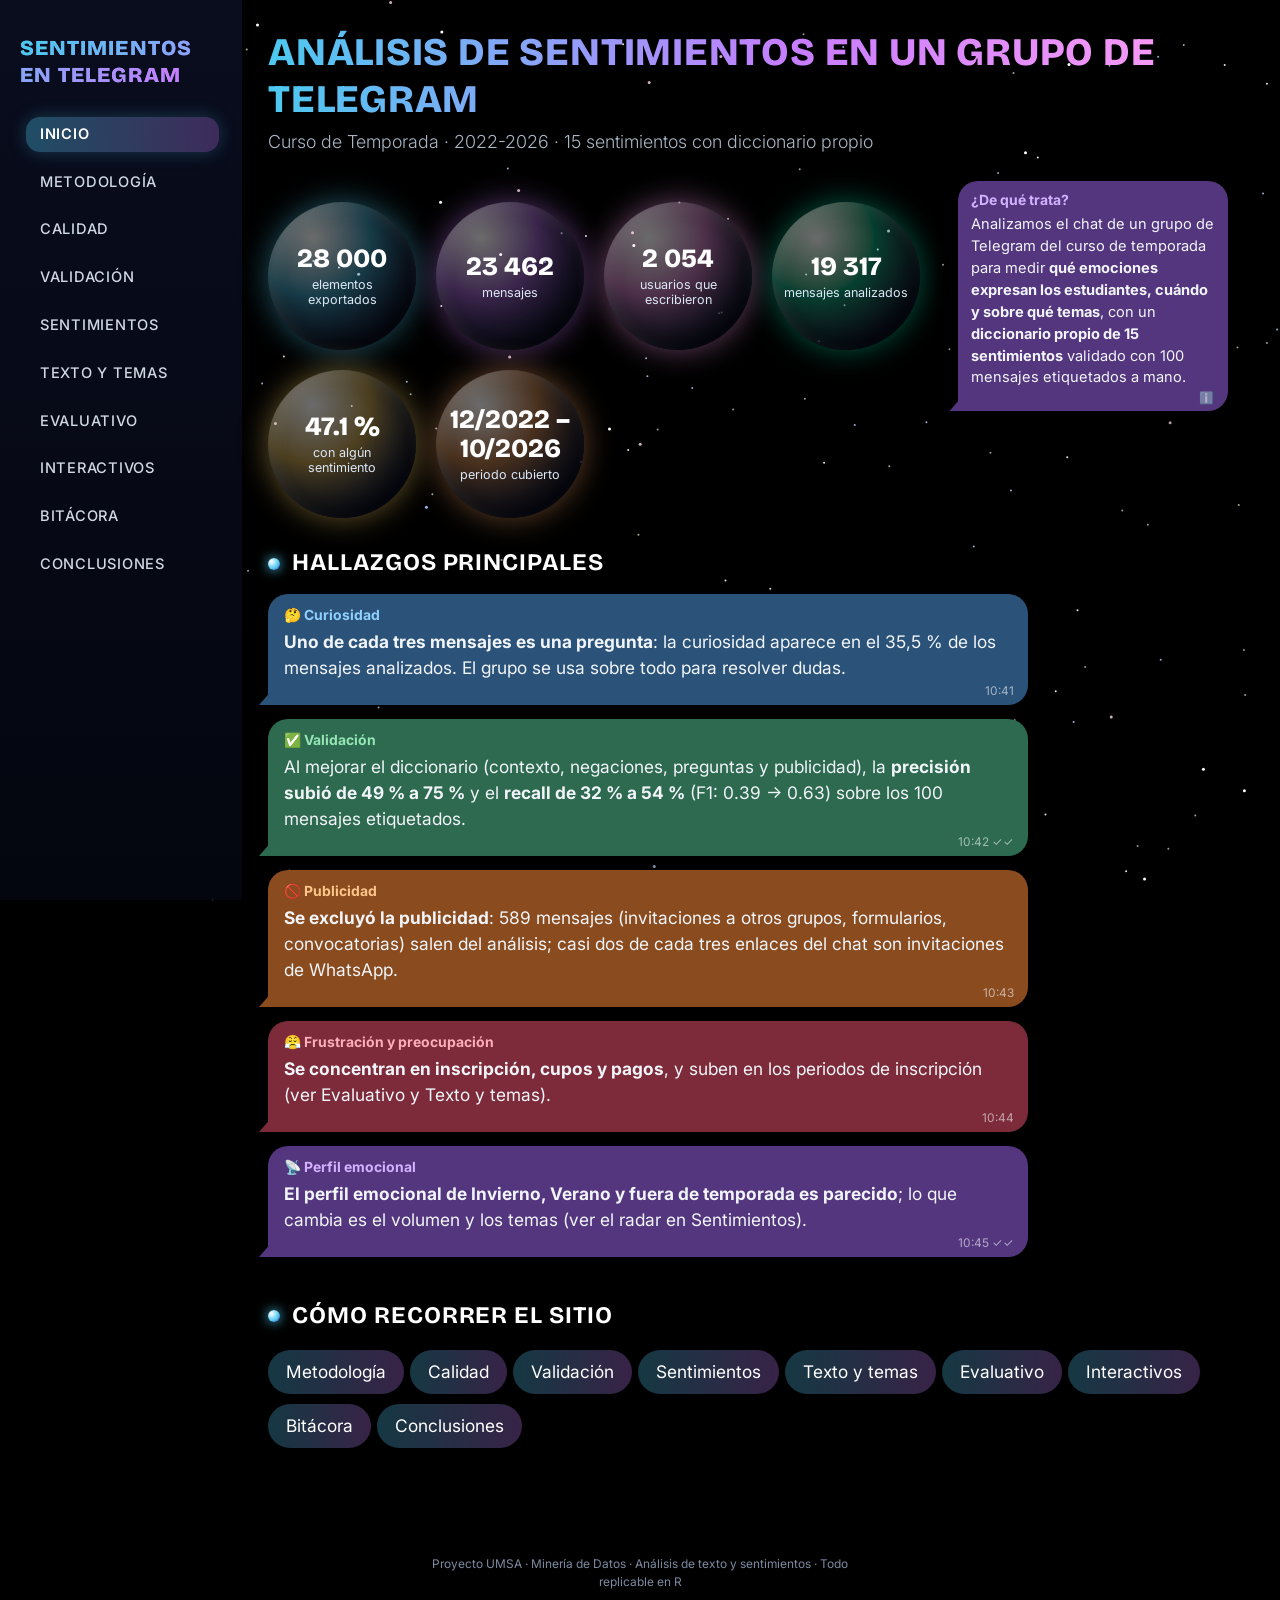
<file: index.html>
<!DOCTYPE html>
<html xmlns="http://www.w3.org/1999/xhtml" lang="en" xml:lang="en"><head>

<meta charset="utf-8">
<meta name="generator" content="quarto-1.10.18">

<meta name="viewport" content="width=device-width, initial-scale=1.0, user-scalable=yes">


<title>Análisis de sentimientos en un grupo de Telegram – Sentimientos en Telegram</title>
<style>
/* Default styles provided by pandoc.
** See https://pandoc.org/MANUAL.html#variables-for-html for config info.
*/
span.smallcaps{font-variant: small-caps;}
div.columns{display: flex; gap: 1.5em;}
div.column{flex: auto;}
@media screen {
div.columns{gap: min(4vw, 1.5em);}
div.column{overflow-x: auto;}
}
div.hanging-indent{margin-left: 1.5em; text-indent: -1.5em;}
ul.task-list{list-style: none;}
ul.task-list li input[type="checkbox"] {
  width: 0.8em;
  margin: 0 0.8em 0.2em -1em; /* quarto-specific, see https://github.com/quarto-dev/quarto-cli/issues/4556 */ 
  vertical-align: middle;
}
</style>


<script src="site_libs/quarto-nav/quarto-nav.js"></script>
<script src="site_libs/quarto-nav/headroom.min.js"></script>
<script src="site_libs/clipboard/clipboard.min.js"></script>
<script src="site_libs/quarto-search/autocomplete.umd.js"></script>
<script src="site_libs/quarto-search/fuse.min.js"></script>
<script src="site_libs/quarto-search/quarto-search.js"></script>
<meta name="quarto:offset" content="./">
<script src="site_libs/quarto-html/quarto.js" type="module"></script>
<script src="site_libs/quarto-html/tabsets/tabsets.js" type="module"></script>
<script src="site_libs/quarto-html/popper.min.js"></script>
<script src="site_libs/quarto-html/tippy.umd.min.js"></script>
<script src="site_libs/quarto-html/anchor.min.js"></script>
<link href="site_libs/quarto-html/tippy.css" rel="stylesheet">
<link href="site_libs/quarto-html/quarto-syntax-highlighting-dark-b85bc7c33db8c58e0ec93c3465666fed.css" rel="stylesheet" id="quarto-text-highlighting-styles">
<script src="site_libs/bootstrap/bootstrap.min.js"></script>
<link href="site_libs/bootstrap/bootstrap-icons.css" rel="stylesheet">
<link href="site_libs/bootstrap/bootstrap-5462337d800d4acce2c3aed5f684d181.min.css" rel="stylesheet" append-hash="true" id="quarto-bootstrap" data-mode="dark">
<script id="quarto-search-options" type="application/json">{
  "location": "sidebar",
  "copy-button": false,
  "collapse-after": 3,
  "panel-placement": "start",
  "type": "textbox",
  "limit": 50,
  "keyboard-shortcut": [
    "f",
    "/",
    "s"
  ],
  "show-item-context": false,
  "language": {
    "search-no-results-text": "No results",
    "search-matching-documents-text": "matching documents",
    "search-copy-link-title": "Copy link to search",
    "search-hide-matches-text": "Hide additional matches",
    "search-more-match-text": "more match in this document",
    "search-more-matches-text": "more matches in this document",
    "search-clear-button-title": "Clear",
    "search-text-placeholder": "",
    "search-detached-cancel-button-title": "Cancel",
    "search-submit-button-title": "Submit",
    "search-label": "Search"
  }
}</script>
<style>html{ scroll-behavior: smooth; }</style>


<link rel="stylesheet" href="styles.css">
</head>

<body class="nav-sidebar docked fullcontent quarto-light">

<div id="quarto-search-results"></div>
  <header id="quarto-header" class="headroom fixed-top">
  <nav class="quarto-secondary-nav">
    <div class="container-fluid d-flex">
      <button type="button" class="quarto-btn-toggle btn" data-bs-toggle="collapse" role="button" data-bs-target=".quarto-sidebar-collapse-item" aria-controls="quarto-sidebar" aria-expanded="false" aria-label="Toggle sidebar navigation" onclick="if (window.quartoToggleHeadroom) { window.quartoToggleHeadroom(); }">
        <i class="bi bi-layout-text-sidebar-reverse"></i>
      </button>
        <nav class="quarto-page-breadcrumbs" aria-label="breadcrumb"><ol class="breadcrumb"><li class="breadcrumb-item"><a href="./index.html">Inicio</a></li></ol></nav>
        <a class="flex-grow-1" role="navigation" data-bs-toggle="collapse" data-bs-target=".quarto-sidebar-collapse-item" aria-controls="quarto-sidebar" aria-expanded="false" aria-label="Toggle sidebar navigation" onclick="if (window.quartoToggleHeadroom) { window.quartoToggleHeadroom(); }">      
        </a>
    </div>
  </nav>
</header>
<!-- content -->
<div id="quarto-content" class="quarto-container page-columns page-rows-contents page-layout-article">
<!-- sidebar -->
  <nav id="quarto-sidebar" class="sidebar collapse collapse-horizontal quarto-sidebar-collapse-item sidebar-navigation docked overflow-auto">
    <div class="pt-lg-2 mt-2 text-left sidebar-header">
    <div class="sidebar-title mb-0 py-0">
      <a href="./">Sentimientos en Telegram</a> 
    </div>
      </div>
    <div class="sidebar-menu-container"> 
    <ul class="list-unstyled mt-1">
        <li class="sidebar-item">
  <div class="sidebar-item-container"> 
  <a href="./index.html" class="sidebar-item-text sidebar-link active">
 <span class="menu-text">Inicio</span></a>
  </div>
</li>
        <li class="sidebar-item">
  <div class="sidebar-item-container"> 
  <a href="./metodologia.html" class="sidebar-item-text sidebar-link">
 <span class="menu-text">Metodología</span></a>
  </div>
</li>
        <li class="sidebar-item">
  <div class="sidebar-item-container"> 
  <a href="./calidad.html" class="sidebar-item-text sidebar-link">
 <span class="menu-text">Calidad</span></a>
  </div>
</li>
        <li class="sidebar-item">
  <div class="sidebar-item-container"> 
  <a href="./validacion.html" class="sidebar-item-text sidebar-link">
 <span class="menu-text">Validación</span></a>
  </div>
</li>
        <li class="sidebar-item">
  <div class="sidebar-item-container"> 
  <a href="./sentimientos.html" class="sidebar-item-text sidebar-link">
 <span class="menu-text">Sentimientos</span></a>
  </div>
</li>
        <li class="sidebar-item">
  <div class="sidebar-item-container"> 
  <a href="./texto.html" class="sidebar-item-text sidebar-link">
 <span class="menu-text">Texto y temas</span></a>
  </div>
</li>
        <li class="sidebar-item">
  <div class="sidebar-item-container"> 
  <a href="./evaluativo.html" class="sidebar-item-text sidebar-link">
 <span class="menu-text">Evaluativo</span></a>
  </div>
</li>
        <li class="sidebar-item">
  <div class="sidebar-item-container"> 
  <a href="./interactivos.html" class="sidebar-item-text sidebar-link">
 <span class="menu-text">Interactivos</span></a>
  </div>
</li>
        <li class="sidebar-item">
  <div class="sidebar-item-container"> 
  <a href="./bitacora.html" class="sidebar-item-text sidebar-link">
 <span class="menu-text">Bitácora</span></a>
  </div>
</li>
        <li class="sidebar-item">
  <div class="sidebar-item-container"> 
  <a href="./conclusiones.html" class="sidebar-item-text sidebar-link">
 <span class="menu-text">Conclusiones</span></a>
  </div>
</li>
    </ul>
    </div>
</nav>
<div id="quarto-sidebar-glass" class="quarto-sidebar-collapse-item" data-bs-toggle="collapse" data-bs-target=".quarto-sidebar-collapse-item"></div>
<!-- margin-sidebar -->
    
<!-- main -->
<main class="content" id="quarto-document-content">

<header id="title-block-header" class="quarto-title-block default">
<div class="quarto-title">
<h1 class="title">Análisis de sentimientos en un grupo de Telegram</h1>
<p class="subtitle lead">Curso de Temporada · 2022-2026 · 15 sentimientos con diccionario propio</p>
</div>



<div class="quarto-title-meta">

    
  
    
  </div>
  


</header>


<div class="portada">
<div>
<div class="kpis">
<div class="kpi" style="--c:#4cc9f0">
<div class="v">
28 000
</div>
<div class="t">
elementos exportados
</div>
</div>
<div class="kpi" style="--c:#c77dff">
<div class="v">
23 462
</div>
<div class="t">
mensajes
</div>
</div>
<div class="kpi" style="--c:#ff9ff3">
<div class="v">
2 054
</div>
<div class="t">
usuarios que escribieron
</div>
</div>
<div class="kpi" style="--c:#06d6a0">
<div class="v">
19 317
</div>
<div class="t">
mensajes analizados
</div>
</div>
<div class="kpi" style="--c:#ffd166">
<div class="v">
47.1 %
</div>
<div class="t">
con algún sentimiento
</div>
</div>
<div class="kpi" style="--c:#f4a261">
<div class="v">
12/2022 – 10/2026
</div>
<div class="t">
periodo cubierto
</div>
</div>
</div>
</div>
<div class="nota">
<div class="msg morada" data-t="ℹ️">
<p><span class="who">¿De qué trata?</span> Analizamos el chat de un grupo de Telegram del curso de temporada para medir <strong>qué emociones expresan los estudiantes, cuándo y sobre qué temas</strong>, con un <strong>diccionario propio de 15 sentimientos</strong> validado con 100 mensajes etiquetados a mano.</p>
</div>
</div>
</div>
<section id="hallazgos-principales" class="level2">
<h2 class="anchored" data-anchor-id="hallazgos-principales">Hallazgos principales</h2>
<div class="tg">
<div class="msg azul" data-t="10:41">
<p><span class="who">🤔 Curiosidad</span> <strong>Uno de cada tres mensajes es una pregunta</strong>: la curiosidad aparece en el 35,5 % de los mensajes analizados. El grupo se usa sobre todo para resolver dudas.</p>
</div>
<div class="msg verde" data-t="10:42 ✓✓">
<p><span class="who">✅ Validación</span> Al mejorar el diccionario (contexto, negaciones, preguntas y publicidad), la <strong>precisión subió de 49 % a 75 %</strong> y el <strong>recall de 32 % a 54 %</strong> (F1: 0.39 → 0.63) sobre los 100 mensajes etiquetados.</p>
</div>
<div class="msg naranja" data-t="10:43">
<p><span class="who">🚫 Publicidad</span> <strong>Se excluyó la publicidad</strong>: 589 mensajes (invitaciones a otros grupos, formularios, convocatorias) salen del análisis; casi dos de cada tres enlaces del chat son invitaciones de WhatsApp.</p>
</div>
<div class="msg rojo" data-t="10:44">
<p><span class="who">😤 Frustración y preocupación</span> <strong>Se concentran en inscripción, cupos y pagos</strong>, y suben en los periodos de inscripción (ver Evaluativo y Texto y temas).</p>
</div>
<div class="msg morada" data-t="10:45 ✓✓">
<p><span class="who">📡 Perfil emocional</span> <strong>El perfil emocional de Invierno, Verano y fuera de temporada es parecido</strong>; lo que cambia es el volumen y los temas (ver el radar en Sentimientos).</p>
</div>
</div>
</section>
<section id="cómo-recorrer-el-sitio" class="level2">
<h2 class="anchored" data-anchor-id="cómo-recorrer-el-sitio">Cómo recorrer el sitio</h2>
<p><a class="pill" href="metodologia.html">Metodología</a><a class="pill" href="calidad.html">Calidad</a><a class="pill" href="validacion.html">Validación</a><a class="pill" href="sentimientos.html">Sentimientos</a><a class="pill" href="texto.html">Texto y temas</a><a class="pill" href="evaluativo.html">Evaluativo</a><a class="pill" href="interactivos.html">Interactivos</a><a class="pill" href="bitacora.html">Bitácora</a><a class="pill" href="conclusiones.html">Conclusiones</a></p>


</section>

</main> <!-- /main -->
<script>

(function () {

  function envolver(t, n) { var w = t.split(" "), l = "", o = []; w.forEach(function (x) { if ((l + " " + x).trim().length > n) { o.push(l.trim()); l = x; } else { l += " " + x; } }); o.push(l.trim()); return o; }

  function ajustar() {

    if (window.innerWidth > 700 || !window.Plotly) return;

    document.querySelectorAll(".js-plotly-plot").forEach(function (g) {

      try {

        var L = g.layout || {}, t = L.title && L.title.text, u = { "margin.r": 48, "margin.l": 6, "title.font.size": 13 };

        if (t && t.indexOf("<br>") < 0) { var ls = envolver(t, 36); u["title.text"] = ls.join("<br>"); u["margin.t"] = 22 + 17 * ls.length; }

        Plotly.relayout(g, u); Plotly.restyle(g, { cliponaxis: false });

      } catch (e) {}

    });

  }

  window.addEventListener("load", function () { setTimeout(ajustar, 1500); setTimeout(ajustar, 4000); });

})();

</script>

<script id="quarto-html-after-body" type="application/javascript">
  window.document.addEventListener("DOMContentLoaded", function (event) {
    const icon = "";
    const anchorJS = new window.AnchorJS();
    anchorJS.options = {
      placement: 'right',
      icon: icon
    };
    anchorJS.add('.anchored');
    const isCodeAnnotation = (el) => {
      for (const clz of el.classList) {
        if (clz.startsWith('code-annotation-')) {                     
          return true;
        }
      }
      return false;
    }
    const onCopySuccess = function(e) {
      // button target
      const button = e.trigger;
      // don't keep focus
      button.blur();
      // flash "checked"
      button.classList.add('code-copy-button-checked');
      var currentTitle = button.getAttribute("title");
      button.setAttribute("title", "Copied!");
      let tooltip;
      if (window.bootstrap) {
        button.setAttribute("data-bs-toggle", "tooltip");
        button.setAttribute("data-bs-placement", "left");
        button.setAttribute("data-bs-title", "Copied!");
        tooltip = new bootstrap.Tooltip(button, 
          { trigger: "manual", 
            customClass: "code-copy-button-tooltip",
            offset: [0, -8]});
        tooltip.show();    
      }
      setTimeout(function() {
        if (tooltip) {
          tooltip.hide();
          button.removeAttribute("data-bs-title");
          button.removeAttribute("data-bs-toggle");
          button.removeAttribute("data-bs-placement");
        }
        button.setAttribute("title", currentTitle);
        button.classList.remove('code-copy-button-checked');
      }, 1000);
      // clear code selection
      e.clearSelection();
    }
    const getTextToCopy = function(trigger) {
      const outerScaffold = trigger.parentElement.cloneNode(true);
      const codeEl = outerScaffold.querySelector('code');
      for (const childEl of codeEl.children) {
        if (isCodeAnnotation(childEl)) {
          childEl.remove();
        }
      }
      return codeEl.innerText;
    }
    const clipboard = new window.ClipboardJS('.code-copy-button:not([data-in-quarto-modal])', {
      text: getTextToCopy
    });
    clipboard.on('success', onCopySuccess);
    if (window.document.getElementById('quarto-embedded-source-code-modal')) {
      const clipboardModal = new window.ClipboardJS('.code-copy-button[data-in-quarto-modal]', {
        text: getTextToCopy,
        container: window.document.getElementById('quarto-embedded-source-code-modal')
      });
      clipboardModal.on('success', onCopySuccess);
    }
      var localhostRegex = new RegExp(/^(?:http|https):\/\/localhost\:?[0-9]*\//);
      var mailtoRegex = new RegExp(/^mailto:/);
        var filterRegex = new RegExp('/' + window.location.host + '/');
      var isInternal = (href) => {
          return filterRegex.test(href) || localhostRegex.test(href) || mailtoRegex.test(href);
      }
      // Inspect non-navigation links and adorn them if external
     var links = window.document.querySelectorAll('a[href]:not(.nav-link):not(.navbar-brand):not(.toc-action):not(.sidebar-link):not(.sidebar-item-toggle):not(.pagination-link):not(.no-external):not([aria-hidden]):not(.dropdown-item):not(.quarto-navigation-tool):not(.about-link)');
      for (var i=0; i<links.length; i++) {
        const link = links[i];
        if (!isInternal(link.href)) {
          // undo the damage that might have been done by quarto-nav.js in the case of
          // links that we want to consider external
          if (link.dataset.originalHref !== undefined) {
            link.href = link.dataset.originalHref;
          }
        }
      }
    function tippyHover(el, contentFn, onTriggerFn, onUntriggerFn) {
      const config = {
        allowHTML: true,
        maxWidth: 500,
        delay: 100,
        arrow: false,
        appendTo: function(el) {
            return el.parentElement;
        },
        interactive: true,
        interactiveBorder: 10,
        theme: 'quarto',
        placement: 'bottom-start',
      };
      if (contentFn) {
        config.content = contentFn;
      }
      if (onTriggerFn) {
        config.onTrigger = onTriggerFn;
      }
      if (onUntriggerFn) {
        config.onUntrigger = onUntriggerFn;
      }
      window.tippy(el, config); 
    }
    const noterefs = window.document.querySelectorAll('a[role="doc-noteref"]');
    for (var i=0; i<noterefs.length; i++) {
      const ref = noterefs[i];
      tippyHover(ref, function() {
        // use id or data attribute instead here
        let href = ref.getAttribute('data-footnote-href') || ref.getAttribute('href');
        try { href = new URL(href).hash; } catch {}
        const id = href.replace(/^#\/?/, "");
        const note = window.document.getElementById(id);
        if (note) {
          return note.innerHTML;
        } else {
          return "";
        }
      });
    }
    const xrefs = window.document.querySelectorAll('a.quarto-xref');
    const processXRef = (id, note) => {
      // Strip column container classes
      const stripColumnClz = (el) => {
        el.classList.remove("page-full", "page-columns");
        if (el.children) {
          for (const child of el.children) {
            stripColumnClz(child);
          }
        }
      }
      stripColumnClz(note)
      if (id === null || id.startsWith('sec-')) {
        // Special case sections, only their first couple elements
        const container = document.createElement("div");
        if (note.children && note.children.length > 2) {
          container.appendChild(note.children[0].cloneNode(true));
          for (let i = 1; i < note.children.length; i++) {
            const child = note.children[i];
            if (child.tagName === "P" && child.innerText === "") {
              continue;
            } else {
              container.appendChild(child.cloneNode(true));
              break;
            }
          }
          if (window.Quarto?.typesetMath) {
            window.Quarto.typesetMath(container);
          }
          return container.innerHTML
        } else {
          if (window.Quarto?.typesetMath) {
            window.Quarto.typesetMath(note);
          }
          return note.innerHTML;
        }
      } else {
        // Remove any anchor links if they are present
        const anchorLink = note.querySelector('a.anchorjs-link');
        if (anchorLink) {
          anchorLink.remove();
        }
        if (window.Quarto?.typesetMath) {
          window.Quarto.typesetMath(note);
        }
        if (note.classList.contains("callout")) {
          return note.outerHTML;
        } else {
          return note.innerHTML;
        }
      }
    }
    for (var i=0; i<xrefs.length; i++) {
      const xref = xrefs[i];
      tippyHover(xref, undefined, function(instance) {
        instance.disable();
        let url = xref.getAttribute('href');
        let hash = undefined; 
        if (url.startsWith('#')) {
          hash = url;
        } else {
          try { hash = new URL(url).hash; } catch {}
        }
        if (hash) {
          const id = hash.replace(/^#\/?/, "");
          const note = window.document.getElementById(id);
          if (note !== null) {
            try {
              const html = processXRef(id, note.cloneNode(true));
              instance.setContent(html);
            } finally {
              instance.enable();
              instance.show();
            }
          } else {
            // See if we can fetch this
            fetch(url.split('#')[0])
            .then(res => res.text())
            .then(html => {
              const parser = new DOMParser();
              const htmlDoc = parser.parseFromString(html, "text/html");
              const note = htmlDoc.getElementById(id);
              if (note !== null) {
                const html = processXRef(id, note);
                instance.setContent(html);
              } 
            }).finally(() => {
              instance.enable();
              instance.show();
            });
          }
        } else {
          // See if we can fetch a full url (with no hash to target)
          // This is a special case and we should probably do some content thinning / targeting
          fetch(url)
          .then(res => res.text())
          .then(html => {
            const parser = new DOMParser();
            const htmlDoc = parser.parseFromString(html, "text/html");
            const note = htmlDoc.querySelector('main.content');
            if (note !== null) {
              // This should only happen for chapter cross references
              // (since there is no id in the URL)
              // remove the first header
              if (note.children.length > 0 && note.children[0].tagName === "HEADER") {
                note.children[0].remove();
              }
              const html = processXRef(null, note);
              instance.setContent(html);
            } 
          }).finally(() => {
            instance.enable();
            instance.show();
          });
        }
      }, function(instance) {
      });
    }
        let selectedAnnoteEl;
        const selectorForAnnotation = ( cell, annotation) => {
          let cellAttr = 'data-code-cell="' + cell + '"';
          let lineAttr = 'data-code-annotation="' +  annotation + '"';
          const selector = 'span[' + cellAttr + '][' + lineAttr + ']';
          return selector;
        }
        const selectCodeLines = (annoteEl) => {
          const doc = window.document;
          const targetCell = annoteEl.getAttribute("data-target-cell");
          const targetAnnotation = annoteEl.getAttribute("data-target-annotation");
          const annoteSpan = window.document.querySelector(selectorForAnnotation(targetCell, targetAnnotation));
          const lines = annoteSpan.getAttribute("data-code-lines").split(",");
          const lineIds = lines.map((line) => {
            return targetCell + "-" + line;
          })
          let top = null;
          let height = null;
          let parent = null;
          if (lineIds.length > 0) {
              //compute the position of the single el (top and bottom and make a div)
              const el = window.document.getElementById(lineIds[0]);
              top = el.offsetTop;
              height = el.offsetHeight;
              parent = el.parentElement.parentElement;
            if (lineIds.length > 1) {
              const lastEl = window.document.getElementById(lineIds[lineIds.length - 1]);
              const bottom = lastEl.offsetTop + lastEl.offsetHeight;
              height = bottom - top;
            }
            if (top !== null && height !== null && parent !== null) {
              // cook up a div (if necessary) and position it 
              let div = window.document.getElementById("code-annotation-line-highlight");
              if (div === null) {
                div = window.document.createElement("div");
                div.setAttribute("id", "code-annotation-line-highlight");
                div.style.position = 'absolute';
                parent.appendChild(div);
              }
              div.style.top = top - 2 + "px";
              div.style.height = height + 4 + "px";
              div.style.left = 0;
              let gutterDiv = window.document.getElementById("code-annotation-line-highlight-gutter");
              if (gutterDiv === null) {
                gutterDiv = window.document.createElement("div");
                gutterDiv.setAttribute("id", "code-annotation-line-highlight-gutter");
                gutterDiv.style.position = 'absolute';
                const codeCell = window.document.getElementById(targetCell);
                const gutter = codeCell.querySelector('.code-annotation-gutter');
                gutter.appendChild(gutterDiv);
              }
              gutterDiv.style.top = top - 2 + "px";
              gutterDiv.style.height = height + 4 + "px";
            }
            selectedAnnoteEl = annoteEl;
          }
        };
        const unselectCodeLines = () => {
          const elementsIds = ["code-annotation-line-highlight", "code-annotation-line-highlight-gutter"];
          elementsIds.forEach((elId) => {
            const div = window.document.getElementById(elId);
            if (div) {
              div.remove();
            }
          });
          selectedAnnoteEl = undefined;
        };
          // Handle positioning of the toggle
      window.addEventListener(
        "resize",
        throttle(() => {
          elRect = undefined;
          if (selectedAnnoteEl) {
            selectCodeLines(selectedAnnoteEl);
          }
        }, 10)
      );
      function throttle(fn, ms) {
      let throttle = false;
      let timer;
        return (...args) => {
          if(!throttle) { // first call gets through
              fn.apply(this, args);
              throttle = true;
          } else { // all the others get throttled
              if(timer) clearTimeout(timer); // cancel #2
              timer = setTimeout(() => {
                fn.apply(this, args);
                timer = throttle = false;
              }, ms);
          }
        };
      }
        // Attach click handler to the DT
        const annoteDls = window.document.querySelectorAll('dt[data-target-cell]');
        for (const annoteDlNode of annoteDls) {
          annoteDlNode.addEventListener('click', (event) => {
            const clickedEl = event.target;
            if (clickedEl !== selectedAnnoteEl) {
              unselectCodeLines();
              const activeEl = window.document.querySelector('dt[data-target-cell].code-annotation-active');
              if (activeEl) {
                activeEl.classList.remove('code-annotation-active');
              }
              selectCodeLines(clickedEl);
              clickedEl.classList.add('code-annotation-active');
            } else {
              // Unselect the line
              unselectCodeLines();
              clickedEl.classList.remove('code-annotation-active');
            }
          });
        }
    const findCites = (el) => {
      const parentEl = el.parentElement;
      if (parentEl) {
        const cites = parentEl.dataset.cites;
        if (cites) {
          return {
            el,
            cites: cites.split(' ')
          };
        } else {
          return findCites(el.parentElement)
        }
      } else {
        return undefined;
      }
    };
    var bibliorefs = window.document.querySelectorAll('a[role="doc-biblioref"]');
    for (var i=0; i<bibliorefs.length; i++) {
      const ref = bibliorefs[i];
      const citeInfo = findCites(ref);
      if (citeInfo) {
        tippyHover(citeInfo.el, function() {
          var popup = window.document.createElement('div');
          citeInfo.cites.forEach(function(cite) {
            var citeDiv = window.document.createElement('div');
            citeDiv.classList.add('hanging-indent');
            citeDiv.classList.add('csl-entry');
            var biblioDiv = window.document.getElementById('ref-' + cite);
            if (biblioDiv) {
              citeDiv.innerHTML = biblioDiv.innerHTML;
            }
            popup.appendChild(citeDiv);
          });
          return popup.innerHTML;
        });
      }
    }
  });
  </script>
</div> <!-- /content -->
<footer class="footer">
  <div class="nav-footer">
    <div class="nav-footer-left">
      &nbsp;
    </div>   
    <div class="nav-footer-center">
<p>Proyecto UMSA · Minería de Datos · Análisis de texto y sentimientos · Todo replicable en R</p>
</div>
    <div class="nav-footer-right">
      &nbsp;
    </div>
  </div>
</footer>




<script src="site_libs/quarto-html/zenscroll-min.js"></script>
</body></html>
</file>
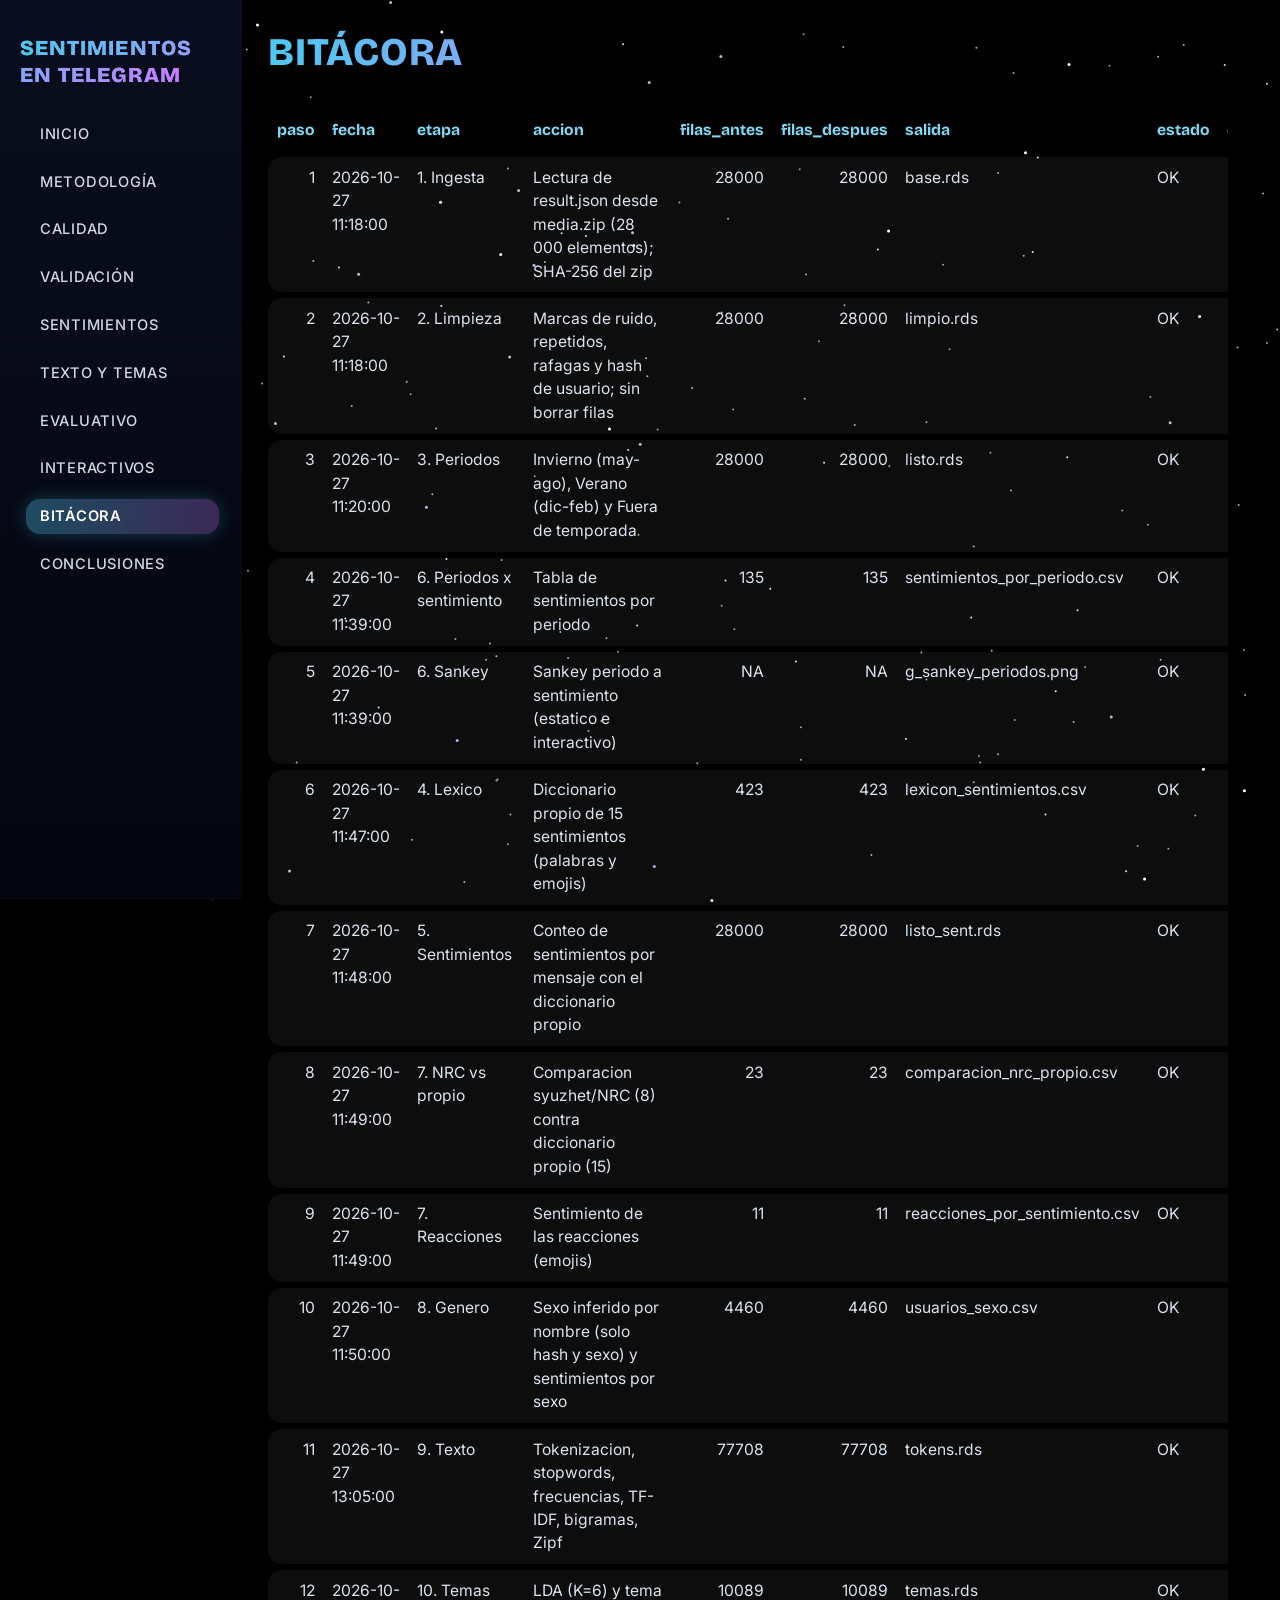
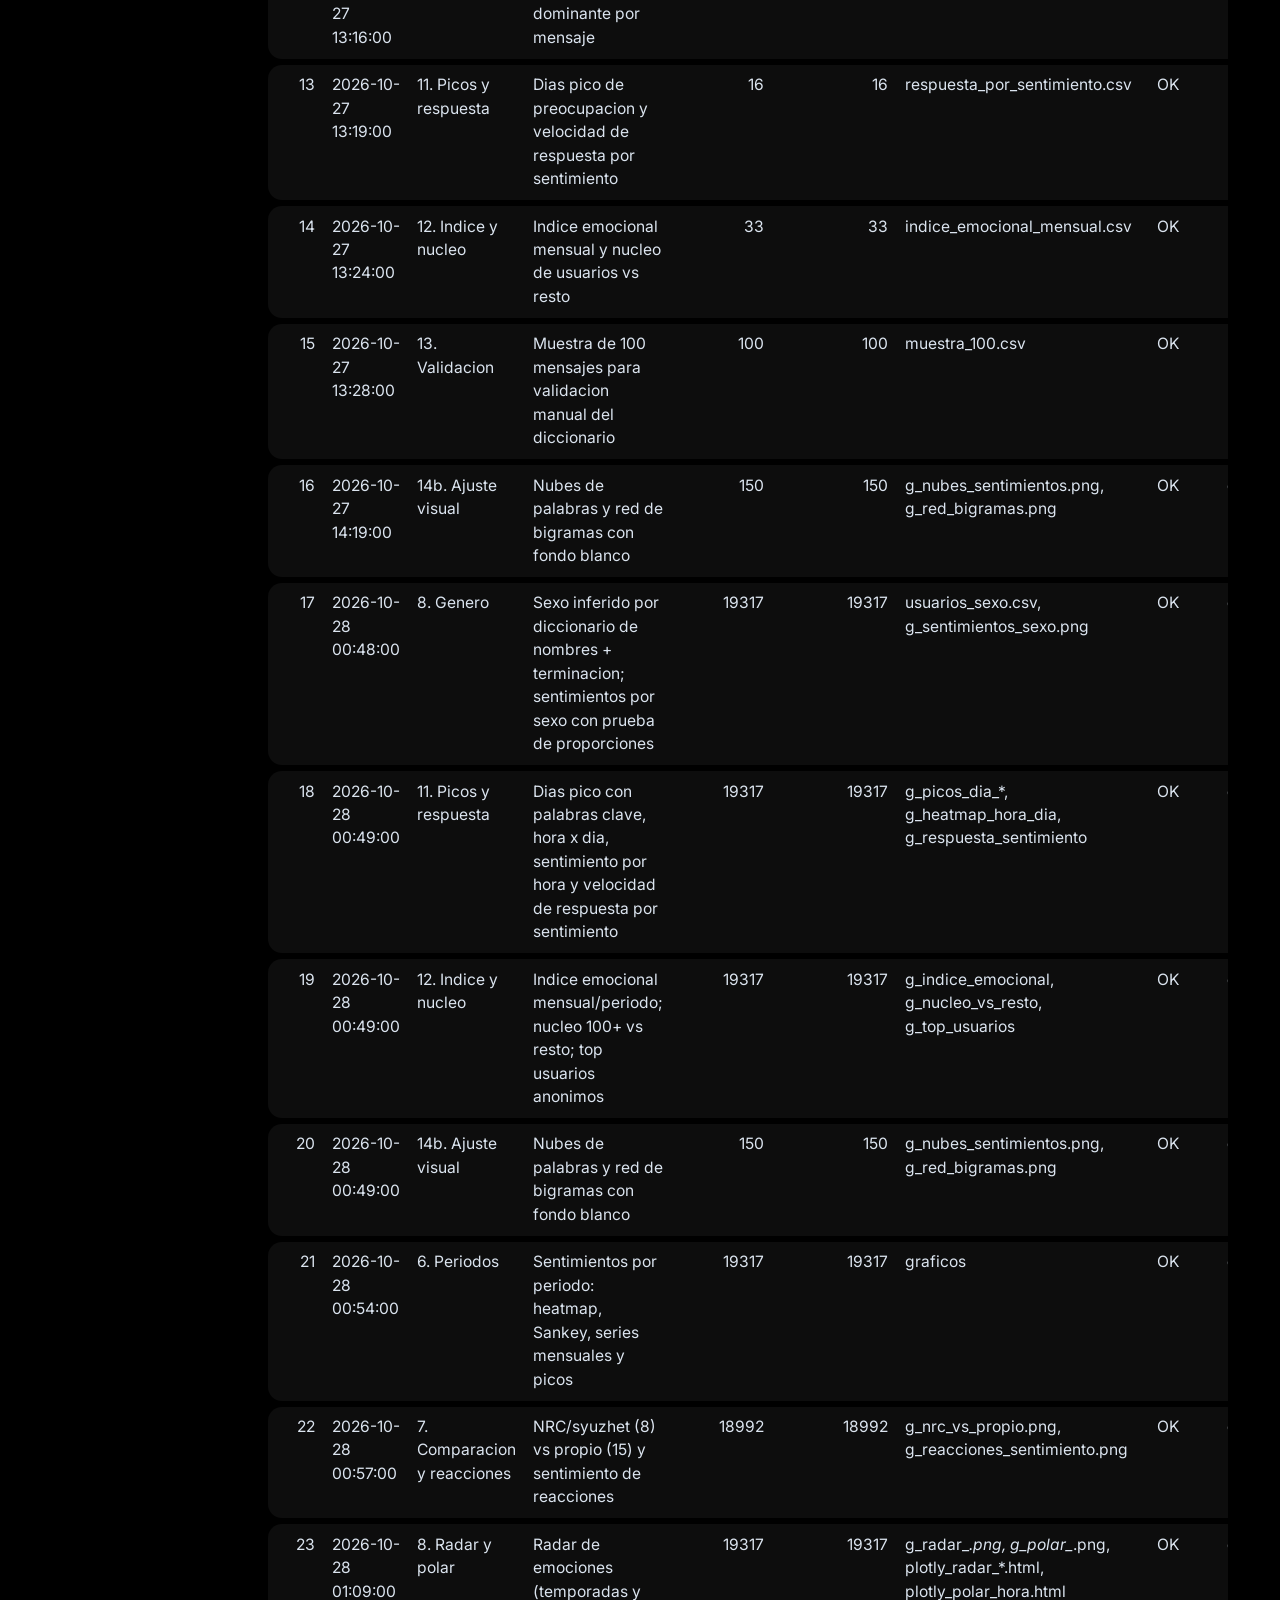
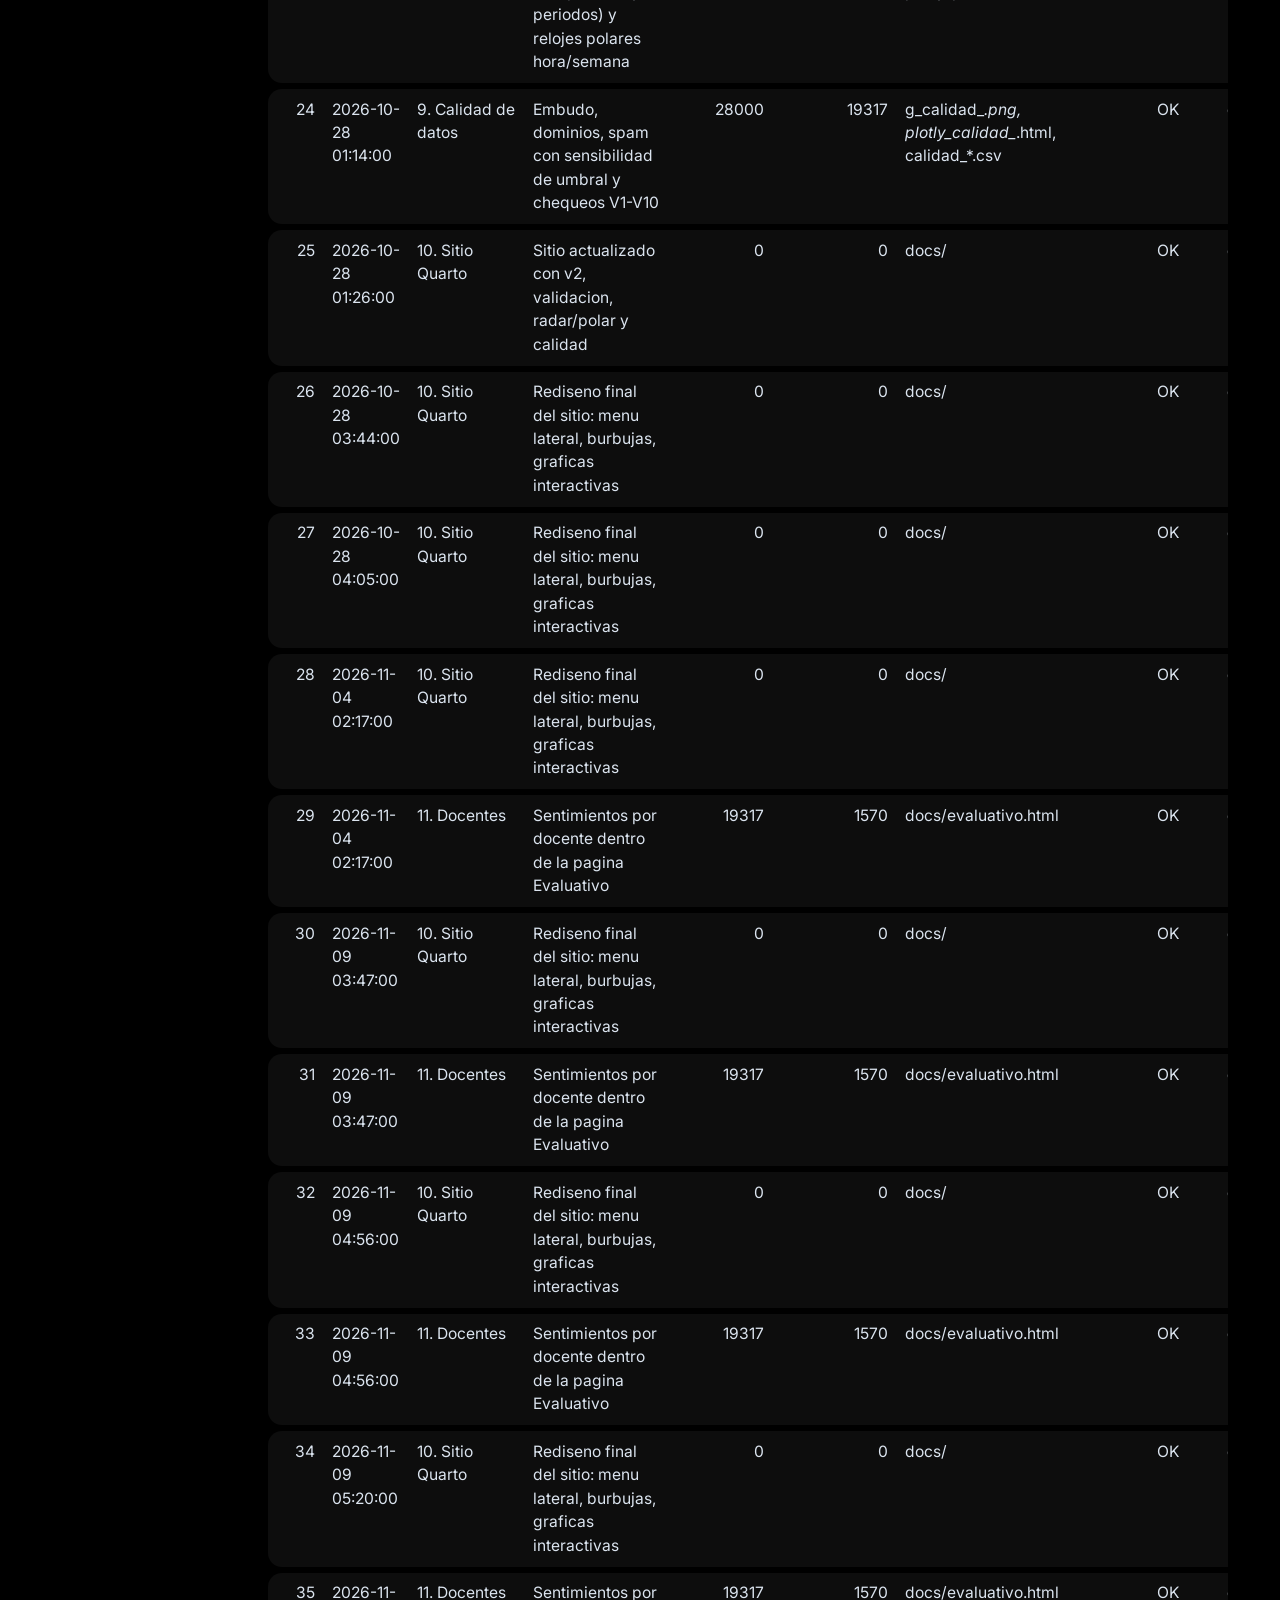
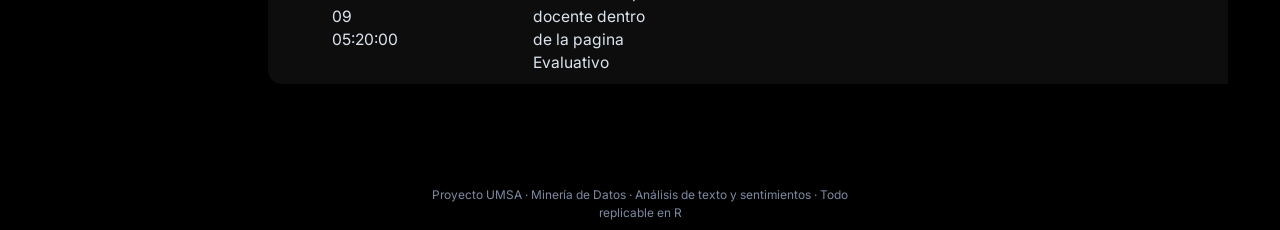
<file: bitacora.html>
<!DOCTYPE html>
<html xmlns="http://www.w3.org/1999/xhtml" lang="en" xml:lang="en"><head>

<meta charset="utf-8">
<meta name="generator" content="quarto-1.10.18">

<meta name="viewport" content="width=device-width, initial-scale=1.0, user-scalable=yes">


<title>Bitácora – Sentimientos en Telegram</title>
<style>
/* Default styles provided by pandoc.
** See https://pandoc.org/MANUAL.html#variables-for-html for config info.
*/
span.smallcaps{font-variant: small-caps;}
div.columns{display: flex; gap: 1.5em;}
div.column{flex: auto;}
@media screen {
div.columns{gap: min(4vw, 1.5em);}
div.column{overflow-x: auto;}
}
div.hanging-indent{margin-left: 1.5em; text-indent: -1.5em;}
ul.task-list{list-style: none;}
ul.task-list li input[type="checkbox"] {
  width: 0.8em;
  margin: 0 0.8em 0.2em -1em; /* quarto-specific, see https://github.com/quarto-dev/quarto-cli/issues/4556 */ 
  vertical-align: middle;
}
</style>


<script src="site_libs/quarto-nav/quarto-nav.js"></script>
<script src="site_libs/quarto-nav/headroom.min.js"></script>
<script src="site_libs/clipboard/clipboard.min.js"></script>
<script src="site_libs/quarto-search/autocomplete.umd.js"></script>
<script src="site_libs/quarto-search/fuse.min.js"></script>
<script src="site_libs/quarto-search/quarto-search.js"></script>
<meta name="quarto:offset" content="./">
<script src="site_libs/quarto-html/quarto.js" type="module"></script>
<script src="site_libs/quarto-html/tabsets/tabsets.js" type="module"></script>
<script src="site_libs/quarto-html/popper.min.js"></script>
<script src="site_libs/quarto-html/tippy.umd.min.js"></script>
<script src="site_libs/quarto-html/anchor.min.js"></script>
<link href="site_libs/quarto-html/tippy.css" rel="stylesheet">
<link href="site_libs/quarto-html/quarto-syntax-highlighting-dark-b85bc7c33db8c58e0ec93c3465666fed.css" rel="stylesheet" id="quarto-text-highlighting-styles">
<script src="site_libs/bootstrap/bootstrap.min.js"></script>
<link href="site_libs/bootstrap/bootstrap-icons.css" rel="stylesheet">
<link href="site_libs/bootstrap/bootstrap-5462337d800d4acce2c3aed5f684d181.min.css" rel="stylesheet" append-hash="true" id="quarto-bootstrap" data-mode="dark">
<script id="quarto-search-options" type="application/json">{
  "location": "sidebar",
  "copy-button": false,
  "collapse-after": 3,
  "panel-placement": "start",
  "type": "textbox",
  "limit": 50,
  "keyboard-shortcut": [
    "f",
    "/",
    "s"
  ],
  "show-item-context": false,
  "language": {
    "search-no-results-text": "No results",
    "search-matching-documents-text": "matching documents",
    "search-copy-link-title": "Copy link to search",
    "search-hide-matches-text": "Hide additional matches",
    "search-more-match-text": "more match in this document",
    "search-more-matches-text": "more matches in this document",
    "search-clear-button-title": "Clear",
    "search-text-placeholder": "",
    "search-detached-cancel-button-title": "Cancel",
    "search-submit-button-title": "Submit",
    "search-label": "Search"
  }
}</script>
<style>html{ scroll-behavior: smooth; }</style>


<link rel="stylesheet" href="styles.css">
</head>

<body class="nav-sidebar docked fullcontent quarto-light">

<div id="quarto-search-results"></div>
  <header id="quarto-header" class="headroom fixed-top">
  <nav class="quarto-secondary-nav">
    <div class="container-fluid d-flex">
      <button type="button" class="quarto-btn-toggle btn" data-bs-toggle="collapse" role="button" data-bs-target=".quarto-sidebar-collapse-item" aria-controls="quarto-sidebar" aria-expanded="false" aria-label="Toggle sidebar navigation" onclick="if (window.quartoToggleHeadroom) { window.quartoToggleHeadroom(); }">
        <i class="bi bi-layout-text-sidebar-reverse"></i>
      </button>
        <nav class="quarto-page-breadcrumbs" aria-label="breadcrumb"><ol class="breadcrumb"><li class="breadcrumb-item"><a href="./bitacora.html">Bitácora</a></li></ol></nav>
        <a class="flex-grow-1" role="navigation" data-bs-toggle="collapse" data-bs-target=".quarto-sidebar-collapse-item" aria-controls="quarto-sidebar" aria-expanded="false" aria-label="Toggle sidebar navigation" onclick="if (window.quartoToggleHeadroom) { window.quartoToggleHeadroom(); }">      
        </a>
    </div>
  </nav>
</header>
<!-- content -->
<div id="quarto-content" class="quarto-container page-columns page-rows-contents page-layout-article">
<!-- sidebar -->
  <nav id="quarto-sidebar" class="sidebar collapse collapse-horizontal quarto-sidebar-collapse-item sidebar-navigation docked overflow-auto">
    <div class="pt-lg-2 mt-2 text-left sidebar-header">
    <div class="sidebar-title mb-0 py-0">
      <a href="./">Sentimientos en Telegram</a> 
    </div>
      </div>
    <div class="sidebar-menu-container"> 
    <ul class="list-unstyled mt-1">
        <li class="sidebar-item">
  <div class="sidebar-item-container"> 
  <a href="./index.html" class="sidebar-item-text sidebar-link">
 <span class="menu-text">Inicio</span></a>
  </div>
</li>
        <li class="sidebar-item">
  <div class="sidebar-item-container"> 
  <a href="./metodologia.html" class="sidebar-item-text sidebar-link">
 <span class="menu-text">Metodología</span></a>
  </div>
</li>
        <li class="sidebar-item">
  <div class="sidebar-item-container"> 
  <a href="./calidad.html" class="sidebar-item-text sidebar-link">
 <span class="menu-text">Calidad</span></a>
  </div>
</li>
        <li class="sidebar-item">
  <div class="sidebar-item-container"> 
  <a href="./validacion.html" class="sidebar-item-text sidebar-link">
 <span class="menu-text">Validación</span></a>
  </div>
</li>
        <li class="sidebar-item">
  <div class="sidebar-item-container"> 
  <a href="./sentimientos.html" class="sidebar-item-text sidebar-link">
 <span class="menu-text">Sentimientos</span></a>
  </div>
</li>
        <li class="sidebar-item">
  <div class="sidebar-item-container"> 
  <a href="./texto.html" class="sidebar-item-text sidebar-link">
 <span class="menu-text">Texto y temas</span></a>
  </div>
</li>
        <li class="sidebar-item">
  <div class="sidebar-item-container"> 
  <a href="./evaluativo.html" class="sidebar-item-text sidebar-link">
 <span class="menu-text">Evaluativo</span></a>
  </div>
</li>
        <li class="sidebar-item">
  <div class="sidebar-item-container"> 
  <a href="./interactivos.html" class="sidebar-item-text sidebar-link">
 <span class="menu-text">Interactivos</span></a>
  </div>
</li>
        <li class="sidebar-item">
  <div class="sidebar-item-container"> 
  <a href="./bitacora.html" class="sidebar-item-text sidebar-link active">
 <span class="menu-text">Bitácora</span></a>
  </div>
</li>
        <li class="sidebar-item">
  <div class="sidebar-item-container"> 
  <a href="./conclusiones.html" class="sidebar-item-text sidebar-link">
 <span class="menu-text">Conclusiones</span></a>
  </div>
</li>
    </ul>
    </div>
</nav>
<div id="quarto-sidebar-glass" class="quarto-sidebar-collapse-item" data-bs-toggle="collapse" data-bs-target=".quarto-sidebar-collapse-item"></div>
<!-- margin-sidebar -->
    
<!-- main -->
<main class="content" id="quarto-document-content">

<header id="title-block-header" class="quarto-title-block default">
<div class="quarto-title">
<h1 class="title">Bitácora</h1>
</div>



<div class="quarto-title-meta">

    
  
    
  </div>
  


</header>


<div style="overflow-x:auto">
<table class="caption-top table">
<colgroup>
<col style="width: 1%">
<col style="width: 7%">
<col style="width: 10%">
<col style="width: 37%">
<col style="width: 4%">
<col style="width: 5%">
<col style="width: 26%">
<col style="width: 2%">
<col style="width: 4%">
</colgroup>
<thead>
<tr class="header">
<th style="text-align: right;">paso</th>
<th style="text-align: left;">fecha</th>
<th style="text-align: left;">etapa</th>
<th style="text-align: left;">accion</th>
<th style="text-align: right;">filas_antes</th>
<th style="text-align: right;">filas_despues</th>
<th style="text-align: left;">salida</th>
<th style="text-align: left;">estado</th>
<th style="text-align: left;">origen</th>
</tr>
</thead>
<tbody>
<tr class="odd">
<td style="text-align: right;">1</td>
<td style="text-align: left;">2026-10-27 11:18:00</td>
<td style="text-align: left;">1. Ingesta</td>
<td style="text-align: left;">Lectura de result.json desde media.zip (28 000 elementos); SHA-256 del zip</td>
<td style="text-align: right;">28000</td>
<td style="text-align: right;">28000</td>
<td style="text-align: left;">base.rds</td>
<td style="text-align: left;">OK</td>
<td style="text-align: left;">reconstruida</td>
</tr>
<tr class="even">
<td style="text-align: right;">2</td>
<td style="text-align: left;">2026-10-27 11:18:00</td>
<td style="text-align: left;">2. Limpieza</td>
<td style="text-align: left;">Marcas de ruido, repetidos, rafagas y hash de usuario; sin borrar filas</td>
<td style="text-align: right;">28000</td>
<td style="text-align: right;">28000</td>
<td style="text-align: left;">limpio.rds</td>
<td style="text-align: left;">OK</td>
<td style="text-align: left;">reconstruida</td>
</tr>
<tr class="odd">
<td style="text-align: right;">3</td>
<td style="text-align: left;">2026-10-27 11:20:00</td>
<td style="text-align: left;">3. Periodos</td>
<td style="text-align: left;">Invierno (may-ago), Verano (dic-feb) y Fuera de temporada</td>
<td style="text-align: right;">28000</td>
<td style="text-align: right;">28000</td>
<td style="text-align: left;">listo.rds</td>
<td style="text-align: left;">OK</td>
<td style="text-align: left;">reconstruida</td>
</tr>
<tr class="even">
<td style="text-align: right;">4</td>
<td style="text-align: left;">2026-10-27 11:39:00</td>
<td style="text-align: left;">6. Periodos x sentimiento</td>
<td style="text-align: left;">Tabla de sentimientos por periodo</td>
<td style="text-align: right;">135</td>
<td style="text-align: right;">135</td>
<td style="text-align: left;">sentimientos_por_periodo.csv</td>
<td style="text-align: left;">OK</td>
<td style="text-align: left;">reconstruida</td>
</tr>
<tr class="odd">
<td style="text-align: right;">5</td>
<td style="text-align: left;">2026-10-27 11:39:00</td>
<td style="text-align: left;">6. Sankey</td>
<td style="text-align: left;">Sankey periodo a sentimiento (estatico e interactivo)</td>
<td style="text-align: right;">NA</td>
<td style="text-align: right;">NA</td>
<td style="text-align: left;">g_sankey_periodos.png</td>
<td style="text-align: left;">OK</td>
<td style="text-align: left;">reconstruida</td>
</tr>
<tr class="even">
<td style="text-align: right;">6</td>
<td style="text-align: left;">2026-10-27 11:47:00</td>
<td style="text-align: left;">4. Lexico</td>
<td style="text-align: left;">Diccionario propio de 15 sentimientos (palabras y emojis)</td>
<td style="text-align: right;">423</td>
<td style="text-align: right;">423</td>
<td style="text-align: left;">lexicon_sentimientos.csv</td>
<td style="text-align: left;">OK</td>
<td style="text-align: left;">reconstruida</td>
</tr>
<tr class="odd">
<td style="text-align: right;">7</td>
<td style="text-align: left;">2026-10-27 11:48:00</td>
<td style="text-align: left;">5. Sentimientos</td>
<td style="text-align: left;">Conteo de sentimientos por mensaje con el diccionario propio</td>
<td style="text-align: right;">28000</td>
<td style="text-align: right;">28000</td>
<td style="text-align: left;">listo_sent.rds</td>
<td style="text-align: left;">OK</td>
<td style="text-align: left;">reconstruida</td>
</tr>
<tr class="even">
<td style="text-align: right;">8</td>
<td style="text-align: left;">2026-10-27 11:49:00</td>
<td style="text-align: left;">7. NRC vs propio</td>
<td style="text-align: left;">Comparacion syuzhet/NRC (8) contra diccionario propio (15)</td>
<td style="text-align: right;">23</td>
<td style="text-align: right;">23</td>
<td style="text-align: left;">comparacion_nrc_propio.csv</td>
<td style="text-align: left;">OK</td>
<td style="text-align: left;">reconstruida</td>
</tr>
<tr class="odd">
<td style="text-align: right;">9</td>
<td style="text-align: left;">2026-10-27 11:49:00</td>
<td style="text-align: left;">7. Reacciones</td>
<td style="text-align: left;">Sentimiento de las reacciones (emojis)</td>
<td style="text-align: right;">11</td>
<td style="text-align: right;">11</td>
<td style="text-align: left;">reacciones_por_sentimiento.csv</td>
<td style="text-align: left;">OK</td>
<td style="text-align: left;">reconstruida</td>
</tr>
<tr class="even">
<td style="text-align: right;">10</td>
<td style="text-align: left;">2026-10-27 11:50:00</td>
<td style="text-align: left;">8. Genero</td>
<td style="text-align: left;">Sexo inferido por nombre (solo hash y sexo) y sentimientos por sexo</td>
<td style="text-align: right;">4460</td>
<td style="text-align: right;">4460</td>
<td style="text-align: left;">usuarios_sexo.csv</td>
<td style="text-align: left;">OK</td>
<td style="text-align: left;">reconstruida</td>
</tr>
<tr class="odd">
<td style="text-align: right;">11</td>
<td style="text-align: left;">2026-10-27 13:05:00</td>
<td style="text-align: left;">9. Texto</td>
<td style="text-align: left;">Tokenizacion, stopwords, frecuencias, TF-IDF, bigramas, Zipf</td>
<td style="text-align: right;">77708</td>
<td style="text-align: right;">77708</td>
<td style="text-align: left;">tokens.rds</td>
<td style="text-align: left;">OK</td>
<td style="text-align: left;">reconstruida</td>
</tr>
<tr class="even">
<td style="text-align: right;">12</td>
<td style="text-align: left;">2026-10-27 13:16:00</td>
<td style="text-align: left;">10. Temas</td>
<td style="text-align: left;">LDA (K=6) y tema dominante por mensaje</td>
<td style="text-align: right;">10089</td>
<td style="text-align: right;">10089</td>
<td style="text-align: left;">temas.rds</td>
<td style="text-align: left;">OK</td>
<td style="text-align: left;">reconstruida</td>
</tr>
<tr class="odd">
<td style="text-align: right;">13</td>
<td style="text-align: left;">2026-10-27 13:19:00</td>
<td style="text-align: left;">11. Picos y respuesta</td>
<td style="text-align: left;">Dias pico de preocupacion y velocidad de respuesta por sentimiento</td>
<td style="text-align: right;">16</td>
<td style="text-align: right;">16</td>
<td style="text-align: left;">respuesta_por_sentimiento.csv</td>
<td style="text-align: left;">OK</td>
<td style="text-align: left;">reconstruida</td>
</tr>
<tr class="even">
<td style="text-align: right;">14</td>
<td style="text-align: left;">2026-10-27 13:24:00</td>
<td style="text-align: left;">12. Indice y nucleo</td>
<td style="text-align: left;">Indice emocional mensual y nucleo de usuarios vs resto</td>
<td style="text-align: right;">33</td>
<td style="text-align: right;">33</td>
<td style="text-align: left;">indice_emocional_mensual.csv</td>
<td style="text-align: left;">OK</td>
<td style="text-align: left;">reconstruida</td>
</tr>
<tr class="odd">
<td style="text-align: right;">15</td>
<td style="text-align: left;">2026-10-27 13:28:00</td>
<td style="text-align: left;">13. Validacion</td>
<td style="text-align: left;">Muestra de 100 mensajes para validacion manual del diccionario</td>
<td style="text-align: right;">100</td>
<td style="text-align: right;">100</td>
<td style="text-align: left;">muestra_100.csv</td>
<td style="text-align: left;">OK</td>
<td style="text-align: left;">reconstruida</td>
</tr>
<tr class="even">
<td style="text-align: right;">16</td>
<td style="text-align: left;">2026-10-27 14:19:00</td>
<td style="text-align: left;">14b. Ajuste visual</td>
<td style="text-align: left;">Nubes de palabras y red de bigramas con fondo blanco</td>
<td style="text-align: right;">150</td>
<td style="text-align: right;">150</td>
<td style="text-align: left;">g_nubes_sentimientos.png, g_red_bigramas.png</td>
<td style="text-align: left;">OK</td>
<td style="text-align: left;">ejecucion</td>
</tr>
<tr class="odd">
<td style="text-align: right;">17</td>
<td style="text-align: left;">2026-10-28 00:48:00</td>
<td style="text-align: left;">8. Genero</td>
<td style="text-align: left;">Sexo inferido por diccionario de nombres + terminacion; sentimientos por sexo con prueba de proporciones</td>
<td style="text-align: right;">19317</td>
<td style="text-align: right;">19317</td>
<td style="text-align: left;">usuarios_sexo.csv, g_sentimientos_sexo.png</td>
<td style="text-align: left;">OK</td>
<td style="text-align: left;">ejecucion</td>
</tr>
<tr class="even">
<td style="text-align: right;">18</td>
<td style="text-align: left;">2026-10-28 00:49:00</td>
<td style="text-align: left;">11. Picos y respuesta</td>
<td style="text-align: left;">Dias pico con palabras clave, hora x dia, sentimiento por hora y velocidad de respuesta por sentimiento</td>
<td style="text-align: right;">19317</td>
<td style="text-align: right;">19317</td>
<td style="text-align: left;">g_picos_dia_*, g_heatmap_hora_dia, g_respuesta_sentimiento</td>
<td style="text-align: left;">OK</td>
<td style="text-align: left;">ejecucion</td>
</tr>
<tr class="odd">
<td style="text-align: right;">19</td>
<td style="text-align: left;">2026-10-28 00:49:00</td>
<td style="text-align: left;">12. Indice y nucleo</td>
<td style="text-align: left;">Indice emocional mensual/periodo; nucleo 100+ vs resto; top usuarios anonimos</td>
<td style="text-align: right;">19317</td>
<td style="text-align: right;">19317</td>
<td style="text-align: left;">g_indice_emocional, g_nucleo_vs_resto, g_top_usuarios</td>
<td style="text-align: left;">OK</td>
<td style="text-align: left;">ejecucion</td>
</tr>
<tr class="even">
<td style="text-align: right;">20</td>
<td style="text-align: left;">2026-10-28 00:49:00</td>
<td style="text-align: left;">14b. Ajuste visual</td>
<td style="text-align: left;">Nubes de palabras y red de bigramas con fondo blanco</td>
<td style="text-align: right;">150</td>
<td style="text-align: right;">150</td>
<td style="text-align: left;">g_nubes_sentimientos.png, g_red_bigramas.png</td>
<td style="text-align: left;">OK</td>
<td style="text-align: left;">ejecucion</td>
</tr>
<tr class="odd">
<td style="text-align: right;">21</td>
<td style="text-align: left;">2026-10-28 00:54:00</td>
<td style="text-align: left;">6. Periodos</td>
<td style="text-align: left;">Sentimientos por periodo: heatmap, Sankey, series mensuales y picos</td>
<td style="text-align: right;">19317</td>
<td style="text-align: right;">19317</td>
<td style="text-align: left;">graficos</td>
<td style="text-align: left;">OK</td>
<td style="text-align: left;">ejecucion</td>
</tr>
<tr class="even">
<td style="text-align: right;">22</td>
<td style="text-align: left;">2026-10-28 00:57:00</td>
<td style="text-align: left;">7. Comparacion y reacciones</td>
<td style="text-align: left;">NRC/syuzhet (8) vs propio (15) y sentimiento de reacciones</td>
<td style="text-align: right;">18992</td>
<td style="text-align: right;">18992</td>
<td style="text-align: left;">g_nrc_vs_propio.png, g_reacciones_sentimiento.png</td>
<td style="text-align: left;">OK</td>
<td style="text-align: left;">ejecucion</td>
</tr>
<tr class="odd">
<td style="text-align: right;">23</td>
<td style="text-align: left;">2026-10-28 01:09:00</td>
<td style="text-align: left;">8. Radar y polar</td>
<td style="text-align: left;">Radar de emociones (temporadas y periodos) y relojes polares hora/semana</td>
<td style="text-align: right;">19317</td>
<td style="text-align: right;">19317</td>
<td style="text-align: left;">g_radar_<em>.png, g_polar_</em>.png, plotly_radar_*.html, plotly_polar_hora.html</td>
<td style="text-align: left;">OK</td>
<td style="text-align: left;">ejecucion</td>
</tr>
<tr class="even">
<td style="text-align: right;">24</td>
<td style="text-align: left;">2026-10-28 01:14:00</td>
<td style="text-align: left;">9. Calidad de datos</td>
<td style="text-align: left;">Embudo, dominios, spam con sensibilidad de umbral y chequeos V1-V10</td>
<td style="text-align: right;">28000</td>
<td style="text-align: right;">19317</td>
<td style="text-align: left;">g_calidad_<em>.png, plotly_calidad_</em>.html, calidad_*.csv</td>
<td style="text-align: left;">OK</td>
<td style="text-align: left;">ejecucion</td>
</tr>
<tr class="odd">
<td style="text-align: right;">25</td>
<td style="text-align: left;">2026-10-28 01:26:00</td>
<td style="text-align: left;">10. Sitio Quarto</td>
<td style="text-align: left;">Sitio actualizado con v2, validacion, radar/polar y calidad</td>
<td style="text-align: right;">0</td>
<td style="text-align: right;">0</td>
<td style="text-align: left;">docs/</td>
<td style="text-align: left;">OK</td>
<td style="text-align: left;">ejecucion</td>
</tr>
<tr class="even">
<td style="text-align: right;">26</td>
<td style="text-align: left;">2026-10-28 03:44:00</td>
<td style="text-align: left;">10. Sitio Quarto</td>
<td style="text-align: left;">Rediseno final del sitio: menu lateral, burbujas, graficas interactivas</td>
<td style="text-align: right;">0</td>
<td style="text-align: right;">0</td>
<td style="text-align: left;">docs/</td>
<td style="text-align: left;">OK</td>
<td style="text-align: left;">ejecucion</td>
</tr>
<tr class="odd">
<td style="text-align: right;">27</td>
<td style="text-align: left;">2026-10-28 04:05:00</td>
<td style="text-align: left;">10. Sitio Quarto</td>
<td style="text-align: left;">Rediseno final del sitio: menu lateral, burbujas, graficas interactivas</td>
<td style="text-align: right;">0</td>
<td style="text-align: right;">0</td>
<td style="text-align: left;">docs/</td>
<td style="text-align: left;">OK</td>
<td style="text-align: left;">ejecucion</td>
</tr>
<tr class="even">
<td style="text-align: right;">28</td>
<td style="text-align: left;">2026-11-04 02:17:00</td>
<td style="text-align: left;">10. Sitio Quarto</td>
<td style="text-align: left;">Rediseno final del sitio: menu lateral, burbujas, graficas interactivas</td>
<td style="text-align: right;">0</td>
<td style="text-align: right;">0</td>
<td style="text-align: left;">docs/</td>
<td style="text-align: left;">OK</td>
<td style="text-align: left;">ejecucion</td>
</tr>
<tr class="odd">
<td style="text-align: right;">29</td>
<td style="text-align: left;">2026-11-04 02:17:00</td>
<td style="text-align: left;">11. Docentes</td>
<td style="text-align: left;">Sentimientos por docente dentro de la pagina Evaluativo</td>
<td style="text-align: right;">19317</td>
<td style="text-align: right;">1570</td>
<td style="text-align: left;">docs/evaluativo.html</td>
<td style="text-align: left;">OK</td>
<td style="text-align: left;">ejecucion</td>
</tr>
<tr class="even">
<td style="text-align: right;">30</td>
<td style="text-align: left;">2026-11-09 03:47:00</td>
<td style="text-align: left;">10. Sitio Quarto</td>
<td style="text-align: left;">Rediseno final del sitio: menu lateral, burbujas, graficas interactivas</td>
<td style="text-align: right;">0</td>
<td style="text-align: right;">0</td>
<td style="text-align: left;">docs/</td>
<td style="text-align: left;">OK</td>
<td style="text-align: left;">ejecucion</td>
</tr>
<tr class="odd">
<td style="text-align: right;">31</td>
<td style="text-align: left;">2026-11-09 03:47:00</td>
<td style="text-align: left;">11. Docentes</td>
<td style="text-align: left;">Sentimientos por docente dentro de la pagina Evaluativo</td>
<td style="text-align: right;">19317</td>
<td style="text-align: right;">1570</td>
<td style="text-align: left;">docs/evaluativo.html</td>
<td style="text-align: left;">OK</td>
<td style="text-align: left;">ejecucion</td>
</tr>
<tr class="even">
<td style="text-align: right;">32</td>
<td style="text-align: left;">2026-11-09 04:56:00</td>
<td style="text-align: left;">10. Sitio Quarto</td>
<td style="text-align: left;">Rediseno final del sitio: menu lateral, burbujas, graficas interactivas</td>
<td style="text-align: right;">0</td>
<td style="text-align: right;">0</td>
<td style="text-align: left;">docs/</td>
<td style="text-align: left;">OK</td>
<td style="text-align: left;">ejecucion</td>
</tr>
<tr class="odd">
<td style="text-align: right;">33</td>
<td style="text-align: left;">2026-11-09 04:56:00</td>
<td style="text-align: left;">11. Docentes</td>
<td style="text-align: left;">Sentimientos por docente dentro de la pagina Evaluativo</td>
<td style="text-align: right;">19317</td>
<td style="text-align: right;">1570</td>
<td style="text-align: left;">docs/evaluativo.html</td>
<td style="text-align: left;">OK</td>
<td style="text-align: left;">ejecucion</td>
</tr>
<tr class="even">
<td style="text-align: right;">34</td>
<td style="text-align: left;">2026-11-09 05:20:00</td>
<td style="text-align: left;">10. Sitio Quarto</td>
<td style="text-align: left;">Rediseno final del sitio: menu lateral, burbujas, graficas interactivas</td>
<td style="text-align: right;">0</td>
<td style="text-align: right;">0</td>
<td style="text-align: left;">docs/</td>
<td style="text-align: left;">OK</td>
<td style="text-align: left;">ejecucion</td>
</tr>
<tr class="odd">
<td style="text-align: right;">35</td>
<td style="text-align: left;">2026-11-09 05:20:00</td>
<td style="text-align: left;">11. Docentes</td>
<td style="text-align: left;">Sentimientos por docente dentro de la pagina Evaluativo</td>
<td style="text-align: right;">19317</td>
<td style="text-align: right;">1570</td>
<td style="text-align: left;">docs/evaluativo.html</td>
<td style="text-align: left;">OK</td>
<td style="text-align: left;">ejecucion</td>
</tr>
</tbody>
</table>
</div>



</main> <!-- /main -->
<script>

(function () {

  function envolver(t, n) { var w = t.split(" "), l = "", o = []; w.forEach(function (x) { if ((l + " " + x).trim().length > n) { o.push(l.trim()); l = x; } else { l += " " + x; } }); o.push(l.trim()); return o; }

  function ajustar() {

    if (window.innerWidth > 700 || !window.Plotly) return;

    document.querySelectorAll(".js-plotly-plot").forEach(function (g) {

      try {

        var L = g.layout || {}, t = L.title && L.title.text, u = { "margin.r": 48, "margin.l": 6, "title.font.size": 13 };

        if (t && t.indexOf("<br>") < 0) { var ls = envolver(t, 36); u["title.text"] = ls.join("<br>"); u["margin.t"] = 22 + 17 * ls.length; }

        Plotly.relayout(g, u); Plotly.restyle(g, { cliponaxis: false });

      } catch (e) {}

    });

  }

  window.addEventListener("load", function () { setTimeout(ajustar, 1500); setTimeout(ajustar, 4000); });

})();

</script>

<script id="quarto-html-after-body" type="application/javascript">
  window.document.addEventListener("DOMContentLoaded", function (event) {
    const icon = "";
    const anchorJS = new window.AnchorJS();
    anchorJS.options = {
      placement: 'right',
      icon: icon
    };
    anchorJS.add('.anchored');
    const isCodeAnnotation = (el) => {
      for (const clz of el.classList) {
        if (clz.startsWith('code-annotation-')) {                     
          return true;
        }
      }
      return false;
    }
    const onCopySuccess = function(e) {
      // button target
      const button = e.trigger;
      // don't keep focus
      button.blur();
      // flash "checked"
      button.classList.add('code-copy-button-checked');
      var currentTitle = button.getAttribute("title");
      button.setAttribute("title", "Copied!");
      let tooltip;
      if (window.bootstrap) {
        button.setAttribute("data-bs-toggle", "tooltip");
        button.setAttribute("data-bs-placement", "left");
        button.setAttribute("data-bs-title", "Copied!");
        tooltip = new bootstrap.Tooltip(button, 
          { trigger: "manual", 
            customClass: "code-copy-button-tooltip",
            offset: [0, -8]});
        tooltip.show();    
      }
      setTimeout(function() {
        if (tooltip) {
          tooltip.hide();
          button.removeAttribute("data-bs-title");
          button.removeAttribute("data-bs-toggle");
          button.removeAttribute("data-bs-placement");
        }
        button.setAttribute("title", currentTitle);
        button.classList.remove('code-copy-button-checked');
      }, 1000);
      // clear code selection
      e.clearSelection();
    }
    const getTextToCopy = function(trigger) {
      const outerScaffold = trigger.parentElement.cloneNode(true);
      const codeEl = outerScaffold.querySelector('code');
      for (const childEl of codeEl.children) {
        if (isCodeAnnotation(childEl)) {
          childEl.remove();
        }
      }
      return codeEl.innerText;
    }
    const clipboard = new window.ClipboardJS('.code-copy-button:not([data-in-quarto-modal])', {
      text: getTextToCopy
    });
    clipboard.on('success', onCopySuccess);
    if (window.document.getElementById('quarto-embedded-source-code-modal')) {
      const clipboardModal = new window.ClipboardJS('.code-copy-button[data-in-quarto-modal]', {
        text: getTextToCopy,
        container: window.document.getElementById('quarto-embedded-source-code-modal')
      });
      clipboardModal.on('success', onCopySuccess);
    }
      var localhostRegex = new RegExp(/^(?:http|https):\/\/localhost\:?[0-9]*\//);
      var mailtoRegex = new RegExp(/^mailto:/);
        var filterRegex = new RegExp('/' + window.location.host + '/');
      var isInternal = (href) => {
          return filterRegex.test(href) || localhostRegex.test(href) || mailtoRegex.test(href);
      }
      // Inspect non-navigation links and adorn them if external
     var links = window.document.querySelectorAll('a[href]:not(.nav-link):not(.navbar-brand):not(.toc-action):not(.sidebar-link):not(.sidebar-item-toggle):not(.pagination-link):not(.no-external):not([aria-hidden]):not(.dropdown-item):not(.quarto-navigation-tool):not(.about-link)');
      for (var i=0; i<links.length; i++) {
        const link = links[i];
        if (!isInternal(link.href)) {
          // undo the damage that might have been done by quarto-nav.js in the case of
          // links that we want to consider external
          if (link.dataset.originalHref !== undefined) {
            link.href = link.dataset.originalHref;
          }
        }
      }
    function tippyHover(el, contentFn, onTriggerFn, onUntriggerFn) {
      const config = {
        allowHTML: true,
        maxWidth: 500,
        delay: 100,
        arrow: false,
        appendTo: function(el) {
            return el.parentElement;
        },
        interactive: true,
        interactiveBorder: 10,
        theme: 'quarto',
        placement: 'bottom-start',
      };
      if (contentFn) {
        config.content = contentFn;
      }
      if (onTriggerFn) {
        config.onTrigger = onTriggerFn;
      }
      if (onUntriggerFn) {
        config.onUntrigger = onUntriggerFn;
      }
      window.tippy(el, config); 
    }
    const noterefs = window.document.querySelectorAll('a[role="doc-noteref"]');
    for (var i=0; i<noterefs.length; i++) {
      const ref = noterefs[i];
      tippyHover(ref, function() {
        // use id or data attribute instead here
        let href = ref.getAttribute('data-footnote-href') || ref.getAttribute('href');
        try { href = new URL(href).hash; } catch {}
        const id = href.replace(/^#\/?/, "");
        const note = window.document.getElementById(id);
        if (note) {
          return note.innerHTML;
        } else {
          return "";
        }
      });
    }
    const xrefs = window.document.querySelectorAll('a.quarto-xref');
    const processXRef = (id, note) => {
      // Strip column container classes
      const stripColumnClz = (el) => {
        el.classList.remove("page-full", "page-columns");
        if (el.children) {
          for (const child of el.children) {
            stripColumnClz(child);
          }
        }
      }
      stripColumnClz(note)
      if (id === null || id.startsWith('sec-')) {
        // Special case sections, only their first couple elements
        const container = document.createElement("div");
        if (note.children && note.children.length > 2) {
          container.appendChild(note.children[0].cloneNode(true));
          for (let i = 1; i < note.children.length; i++) {
            const child = note.children[i];
            if (child.tagName === "P" && child.innerText === "") {
              continue;
            } else {
              container.appendChild(child.cloneNode(true));
              break;
            }
          }
          if (window.Quarto?.typesetMath) {
            window.Quarto.typesetMath(container);
          }
          return container.innerHTML
        } else {
          if (window.Quarto?.typesetMath) {
            window.Quarto.typesetMath(note);
          }
          return note.innerHTML;
        }
      } else {
        // Remove any anchor links if they are present
        const anchorLink = note.querySelector('a.anchorjs-link');
        if (anchorLink) {
          anchorLink.remove();
        }
        if (window.Quarto?.typesetMath) {
          window.Quarto.typesetMath(note);
        }
        if (note.classList.contains("callout")) {
          return note.outerHTML;
        } else {
          return note.innerHTML;
        }
      }
    }
    for (var i=0; i<xrefs.length; i++) {
      const xref = xrefs[i];
      tippyHover(xref, undefined, function(instance) {
        instance.disable();
        let url = xref.getAttribute('href');
        let hash = undefined; 
        if (url.startsWith('#')) {
          hash = url;
        } else {
          try { hash = new URL(url).hash; } catch {}
        }
        if (hash) {
          const id = hash.replace(/^#\/?/, "");
          const note = window.document.getElementById(id);
          if (note !== null) {
            try {
              const html = processXRef(id, note.cloneNode(true));
              instance.setContent(html);
            } finally {
              instance.enable();
              instance.show();
            }
          } else {
            // See if we can fetch this
            fetch(url.split('#')[0])
            .then(res => res.text())
            .then(html => {
              const parser = new DOMParser();
              const htmlDoc = parser.parseFromString(html, "text/html");
              const note = htmlDoc.getElementById(id);
              if (note !== null) {
                const html = processXRef(id, note);
                instance.setContent(html);
              } 
            }).finally(() => {
              instance.enable();
              instance.show();
            });
          }
        } else {
          // See if we can fetch a full url (with no hash to target)
          // This is a special case and we should probably do some content thinning / targeting
          fetch(url)
          .then(res => res.text())
          .then(html => {
            const parser = new DOMParser();
            const htmlDoc = parser.parseFromString(html, "text/html");
            const note = htmlDoc.querySelector('main.content');
            if (note !== null) {
              // This should only happen for chapter cross references
              // (since there is no id in the URL)
              // remove the first header
              if (note.children.length > 0 && note.children[0].tagName === "HEADER") {
                note.children[0].remove();
              }
              const html = processXRef(null, note);
              instance.setContent(html);
            } 
          }).finally(() => {
            instance.enable();
            instance.show();
          });
        }
      }, function(instance) {
      });
    }
        let selectedAnnoteEl;
        const selectorForAnnotation = ( cell, annotation) => {
          let cellAttr = 'data-code-cell="' + cell + '"';
          let lineAttr = 'data-code-annotation="' +  annotation + '"';
          const selector = 'span[' + cellAttr + '][' + lineAttr + ']';
          return selector;
        }
        const selectCodeLines = (annoteEl) => {
          const doc = window.document;
          const targetCell = annoteEl.getAttribute("data-target-cell");
          const targetAnnotation = annoteEl.getAttribute("data-target-annotation");
          const annoteSpan = window.document.querySelector(selectorForAnnotation(targetCell, targetAnnotation));
          const lines = annoteSpan.getAttribute("data-code-lines").split(",");
          const lineIds = lines.map((line) => {
            return targetCell + "-" + line;
          })
          let top = null;
          let height = null;
          let parent = null;
          if (lineIds.length > 0) {
              //compute the position of the single el (top and bottom and make a div)
              const el = window.document.getElementById(lineIds[0]);
              top = el.offsetTop;
              height = el.offsetHeight;
              parent = el.parentElement.parentElement;
            if (lineIds.length > 1) {
              const lastEl = window.document.getElementById(lineIds[lineIds.length - 1]);
              const bottom = lastEl.offsetTop + lastEl.offsetHeight;
              height = bottom - top;
            }
            if (top !== null && height !== null && parent !== null) {
              // cook up a div (if necessary) and position it 
              let div = window.document.getElementById("code-annotation-line-highlight");
              if (div === null) {
                div = window.document.createElement("div");
                div.setAttribute("id", "code-annotation-line-highlight");
                div.style.position = 'absolute';
                parent.appendChild(div);
              }
              div.style.top = top - 2 + "px";
              div.style.height = height + 4 + "px";
              div.style.left = 0;
              let gutterDiv = window.document.getElementById("code-annotation-line-highlight-gutter");
              if (gutterDiv === null) {
                gutterDiv = window.document.createElement("div");
                gutterDiv.setAttribute("id", "code-annotation-line-highlight-gutter");
                gutterDiv.style.position = 'absolute';
                const codeCell = window.document.getElementById(targetCell);
                const gutter = codeCell.querySelector('.code-annotation-gutter');
                gutter.appendChild(gutterDiv);
              }
              gutterDiv.style.top = top - 2 + "px";
              gutterDiv.style.height = height + 4 + "px";
            }
            selectedAnnoteEl = annoteEl;
          }
        };
        const unselectCodeLines = () => {
          const elementsIds = ["code-annotation-line-highlight", "code-annotation-line-highlight-gutter"];
          elementsIds.forEach((elId) => {
            const div = window.document.getElementById(elId);
            if (div) {
              div.remove();
            }
          });
          selectedAnnoteEl = undefined;
        };
          // Handle positioning of the toggle
      window.addEventListener(
        "resize",
        throttle(() => {
          elRect = undefined;
          if (selectedAnnoteEl) {
            selectCodeLines(selectedAnnoteEl);
          }
        }, 10)
      );
      function throttle(fn, ms) {
      let throttle = false;
      let timer;
        return (...args) => {
          if(!throttle) { // first call gets through
              fn.apply(this, args);
              throttle = true;
          } else { // all the others get throttled
              if(timer) clearTimeout(timer); // cancel #2
              timer = setTimeout(() => {
                fn.apply(this, args);
                timer = throttle = false;
              }, ms);
          }
        };
      }
        // Attach click handler to the DT
        const annoteDls = window.document.querySelectorAll('dt[data-target-cell]');
        for (const annoteDlNode of annoteDls) {
          annoteDlNode.addEventListener('click', (event) => {
            const clickedEl = event.target;
            if (clickedEl !== selectedAnnoteEl) {
              unselectCodeLines();
              const activeEl = window.document.querySelector('dt[data-target-cell].code-annotation-active');
              if (activeEl) {
                activeEl.classList.remove('code-annotation-active');
              }
              selectCodeLines(clickedEl);
              clickedEl.classList.add('code-annotation-active');
            } else {
              // Unselect the line
              unselectCodeLines();
              clickedEl.classList.remove('code-annotation-active');
            }
          });
        }
    const findCites = (el) => {
      const parentEl = el.parentElement;
      if (parentEl) {
        const cites = parentEl.dataset.cites;
        if (cites) {
          return {
            el,
            cites: cites.split(' ')
          };
        } else {
          return findCites(el.parentElement)
        }
      } else {
        return undefined;
      }
    };
    var bibliorefs = window.document.querySelectorAll('a[role="doc-biblioref"]');
    for (var i=0; i<bibliorefs.length; i++) {
      const ref = bibliorefs[i];
      const citeInfo = findCites(ref);
      if (citeInfo) {
        tippyHover(citeInfo.el, function() {
          var popup = window.document.createElement('div');
          citeInfo.cites.forEach(function(cite) {
            var citeDiv = window.document.createElement('div');
            citeDiv.classList.add('hanging-indent');
            citeDiv.classList.add('csl-entry');
            var biblioDiv = window.document.getElementById('ref-' + cite);
            if (biblioDiv) {
              citeDiv.innerHTML = biblioDiv.innerHTML;
            }
            popup.appendChild(citeDiv);
          });
          return popup.innerHTML;
        });
      }
    }
  });
  </script>
</div> <!-- /content -->
<footer class="footer">
  <div class="nav-footer">
    <div class="nav-footer-left">
      &nbsp;
    </div>   
    <div class="nav-footer-center">
<p>Proyecto UMSA · Minería de Datos · Análisis de texto y sentimientos · Todo replicable en R</p>
</div>
    <div class="nav-footer-right">
      &nbsp;
    </div>
  </div>
</footer>




<script src="site_libs/quarto-html/zenscroll-min.js"></script>
</body></html>
</file>
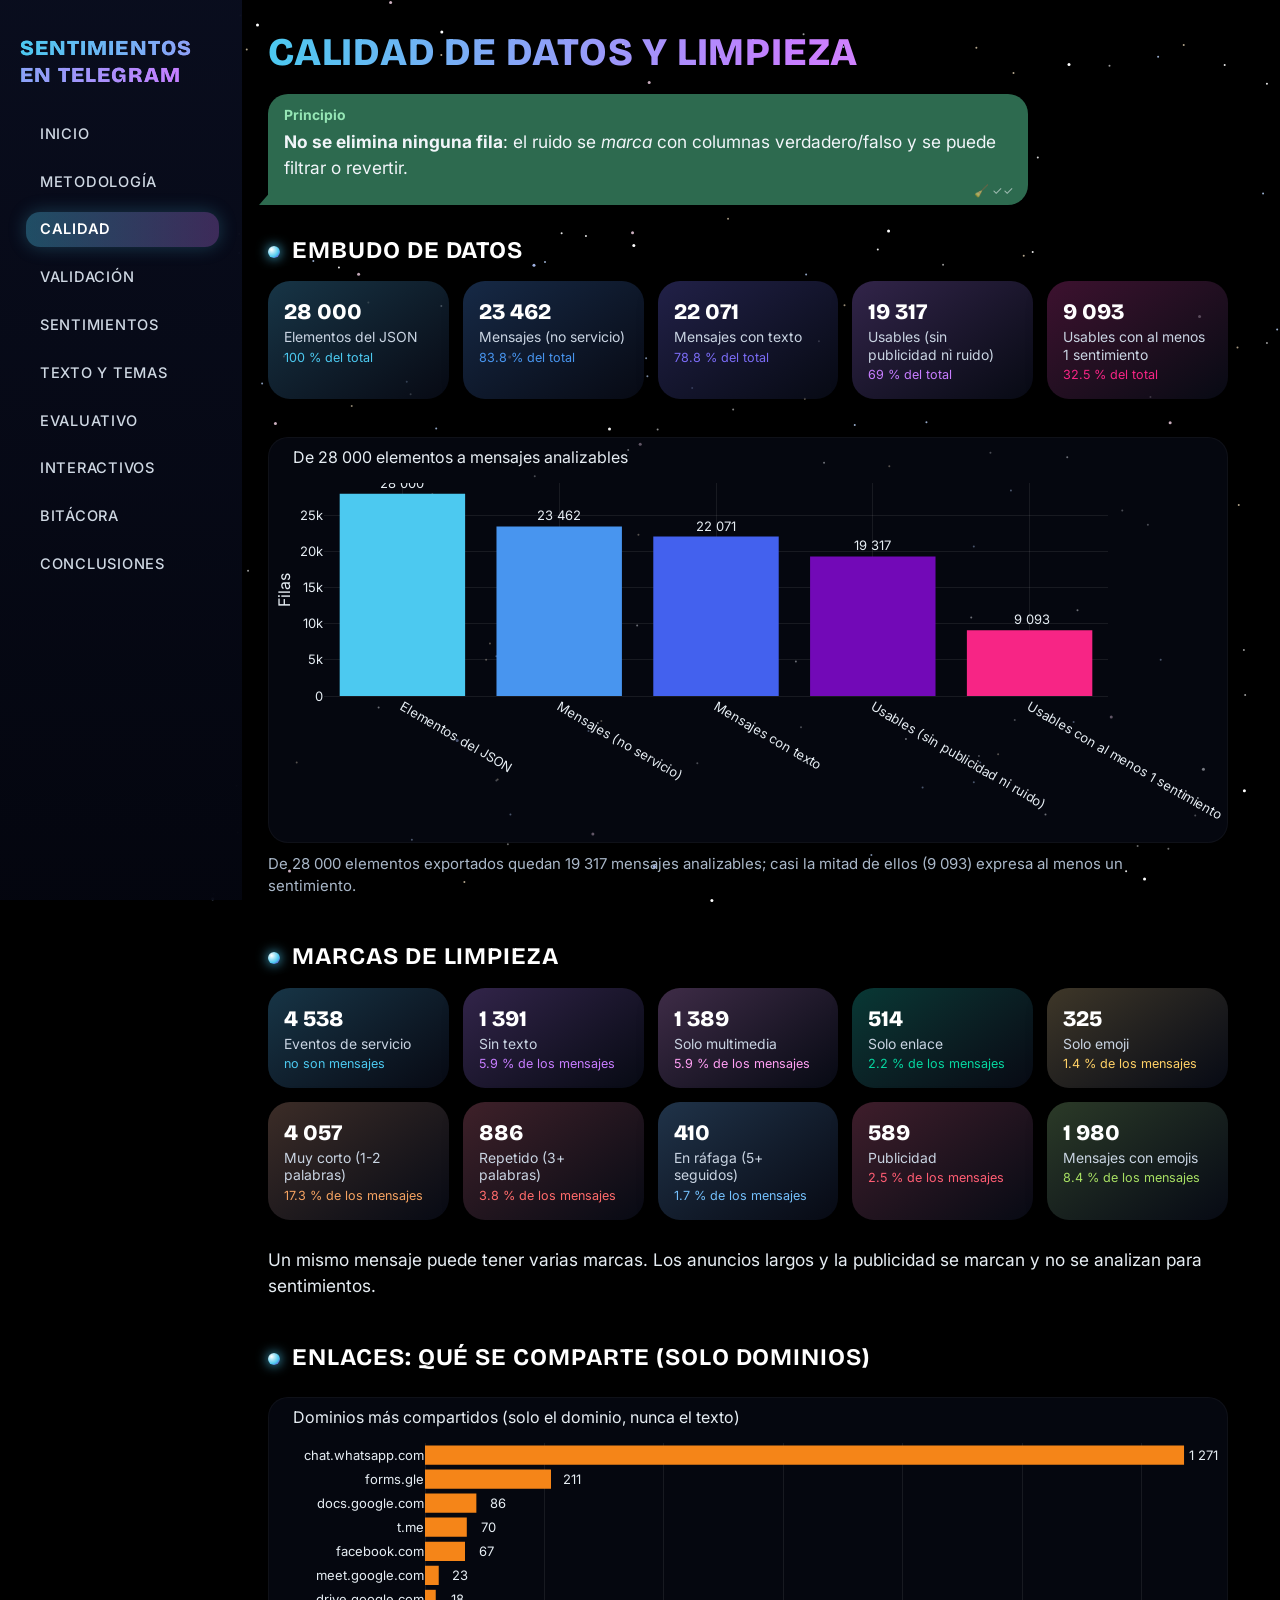
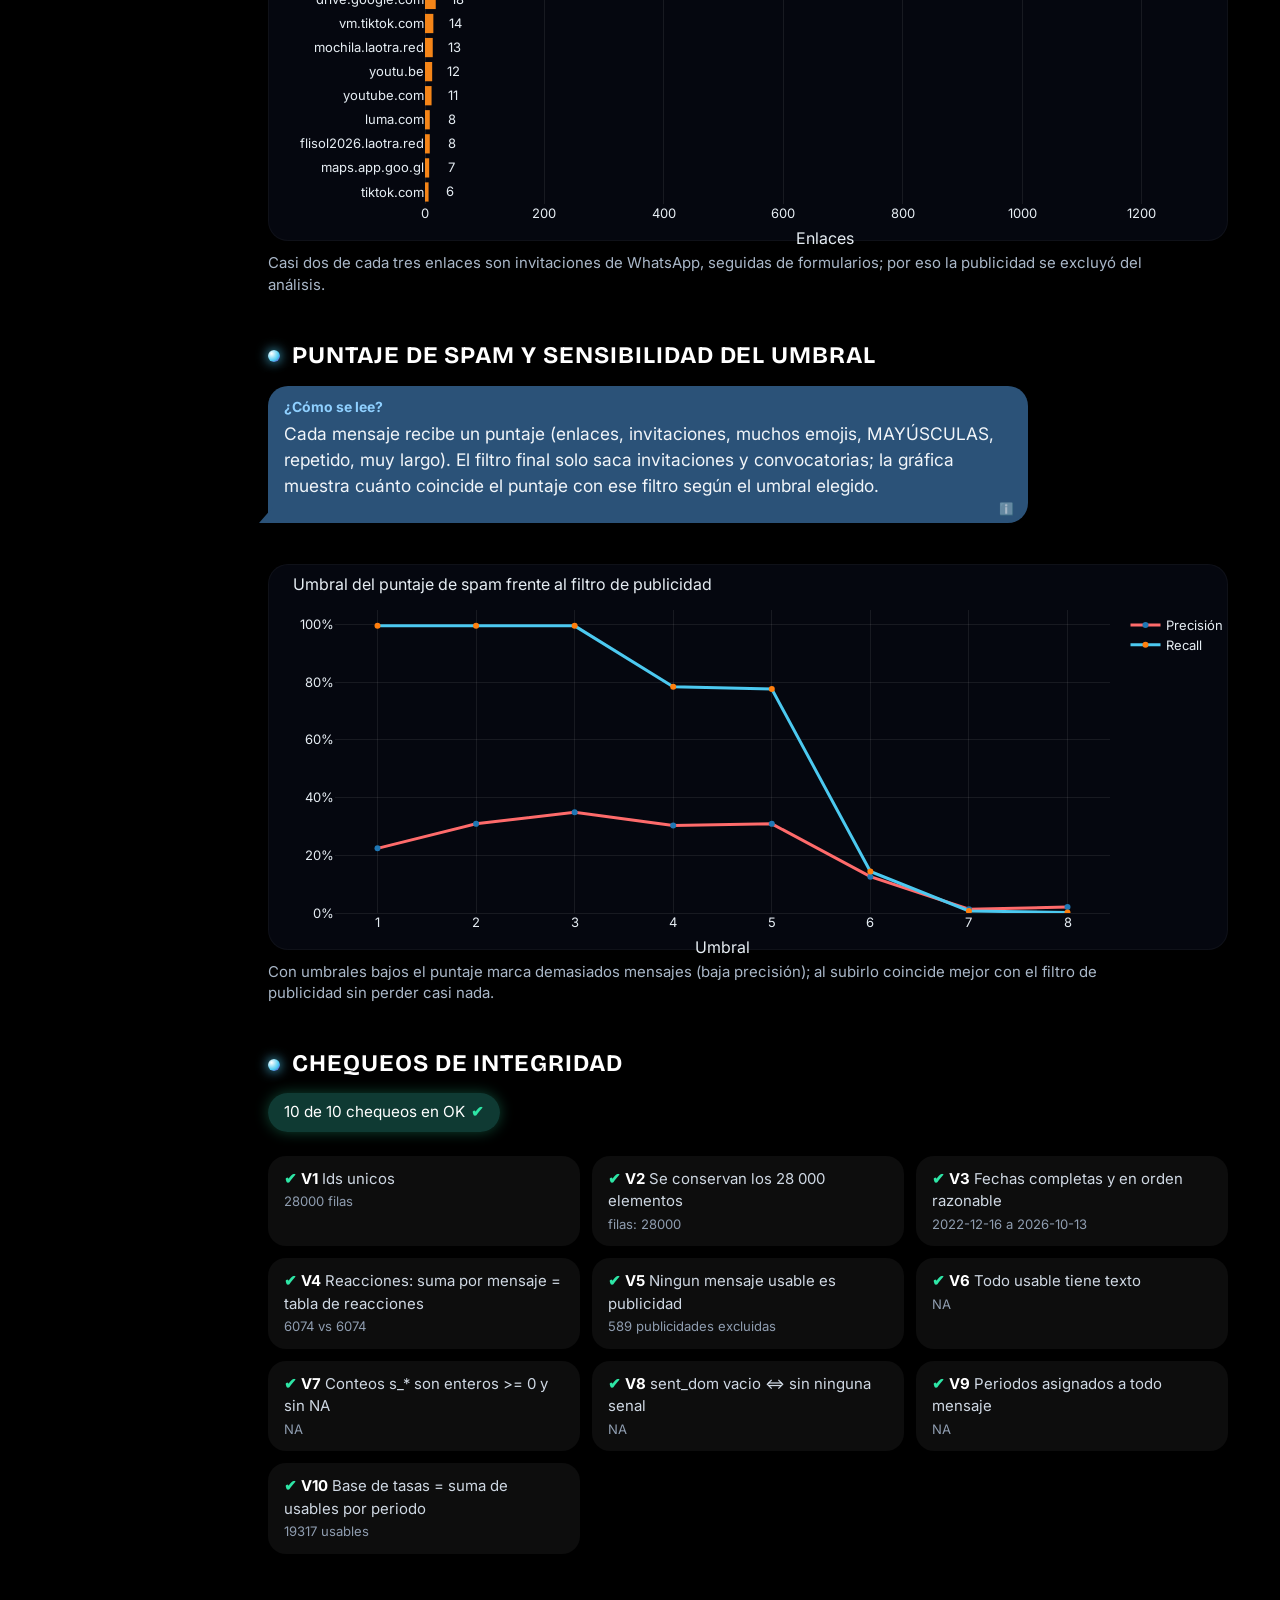
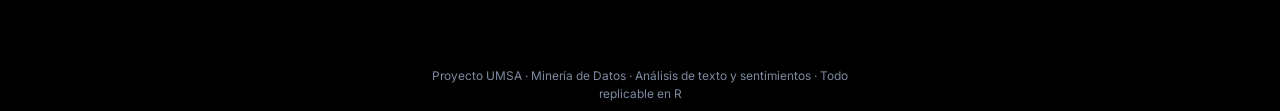
<file: calidad.html>
<!DOCTYPE html>
<html xmlns="http://www.w3.org/1999/xhtml" lang="en" xml:lang="en"><head>

<meta charset="utf-8">
<meta name="generator" content="quarto-1.10.18">

<meta name="viewport" content="width=device-width, initial-scale=1.0, user-scalable=yes">


<title>Calidad de datos y limpieza – Sentimientos en Telegram</title>
<style>
/* Default styles provided by pandoc.
** See https://pandoc.org/MANUAL.html#variables-for-html for config info.
*/
span.smallcaps{font-variant: small-caps;}
div.columns{display: flex; gap: 1.5em;}
div.column{flex: auto;}
@media screen {
div.columns{gap: min(4vw, 1.5em);}
div.column{overflow-x: auto;}
}
div.hanging-indent{margin-left: 1.5em; text-indent: -1.5em;}
ul.task-list{list-style: none;}
ul.task-list li input[type="checkbox"] {
  width: 0.8em;
  margin: 0 0.8em 0.2em -1em; /* quarto-specific, see https://github.com/quarto-dev/quarto-cli/issues/4556 */ 
  vertical-align: middle;
}
</style>


<script src="site_libs/quarto-nav/quarto-nav.js"></script>
<script src="site_libs/quarto-nav/headroom.min.js"></script>
<script src="site_libs/clipboard/clipboard.min.js"></script>
<script src="site_libs/quarto-search/autocomplete.umd.js"></script>
<script src="site_libs/quarto-search/fuse.min.js"></script>
<script src="site_libs/quarto-search/quarto-search.js"></script>
<meta name="quarto:offset" content="./">
<script src="site_libs/quarto-html/quarto.js" type="module"></script>
<script src="site_libs/quarto-html/tabsets/tabsets.js" type="module"></script>
<script src="site_libs/quarto-html/popper.min.js"></script>
<script src="site_libs/quarto-html/tippy.umd.min.js"></script>
<script src="site_libs/quarto-html/anchor.min.js"></script>
<link href="site_libs/quarto-html/tippy.css" rel="stylesheet">
<link href="site_libs/quarto-html/quarto-syntax-highlighting-dark-b85bc7c33db8c58e0ec93c3465666fed.css" rel="stylesheet" id="quarto-text-highlighting-styles">
<script src="site_libs/bootstrap/bootstrap.min.js"></script>
<link href="site_libs/bootstrap/bootstrap-icons.css" rel="stylesheet">
<link href="site_libs/bootstrap/bootstrap-5462337d800d4acce2c3aed5f684d181.min.css" rel="stylesheet" append-hash="true" id="quarto-bootstrap" data-mode="dark">
<script id="quarto-search-options" type="application/json">{
  "location": "sidebar",
  "copy-button": false,
  "collapse-after": 3,
  "panel-placement": "start",
  "type": "textbox",
  "limit": 50,
  "keyboard-shortcut": [
    "f",
    "/",
    "s"
  ],
  "show-item-context": false,
  "language": {
    "search-no-results-text": "No results",
    "search-matching-documents-text": "matching documents",
    "search-copy-link-title": "Copy link to search",
    "search-hide-matches-text": "Hide additional matches",
    "search-more-match-text": "more match in this document",
    "search-more-matches-text": "more matches in this document",
    "search-clear-button-title": "Clear",
    "search-text-placeholder": "",
    "search-detached-cancel-button-title": "Cancel",
    "search-submit-button-title": "Submit",
    "search-label": "Search"
  }
}</script>
<style>html{ scroll-behavior: smooth; }</style>
<script src="site_libs/htmlwidgets-1.6.4/htmlwidgets.js"></script>

<script src="site_libs/plotly-binding-4.12.1/plotly.js"></script>

<script src="site_libs/typedarray-0.1/typedarray.min.js"></script>

<script src="site_libs/jquery-3.5.1/jquery.min.js"></script>

<link href="site_libs/crosstalk-1.2.2/css/crosstalk.min.css" rel="stylesheet">

<script src="site_libs/crosstalk-1.2.2/js/crosstalk.min.js"></script>

<link href="site_libs/plotly-htmlwidgets-css-2.25.2/plotly-htmlwidgets.css" rel="stylesheet">

<script src="site_libs/plotly-main-2.25.2/plotly-latest.min.js"></script>



<link rel="stylesheet" href="styles.css">
</head>

<body class="nav-sidebar docked fullcontent quarto-light">

<div id="quarto-search-results"></div>
  <header id="quarto-header" class="headroom fixed-top">
  <nav class="quarto-secondary-nav">
    <div class="container-fluid d-flex">
      <button type="button" class="quarto-btn-toggle btn" data-bs-toggle="collapse" role="button" data-bs-target=".quarto-sidebar-collapse-item" aria-controls="quarto-sidebar" aria-expanded="false" aria-label="Toggle sidebar navigation" onclick="if (window.quartoToggleHeadroom) { window.quartoToggleHeadroom(); }">
        <i class="bi bi-layout-text-sidebar-reverse"></i>
      </button>
        <nav class="quarto-page-breadcrumbs" aria-label="breadcrumb"><ol class="breadcrumb"><li class="breadcrumb-item"><a href="./calidad.html">Calidad</a></li></ol></nav>
        <a class="flex-grow-1" role="navigation" data-bs-toggle="collapse" data-bs-target=".quarto-sidebar-collapse-item" aria-controls="quarto-sidebar" aria-expanded="false" aria-label="Toggle sidebar navigation" onclick="if (window.quartoToggleHeadroom) { window.quartoToggleHeadroom(); }">      
        </a>
    </div>
  </nav>
</header>
<!-- content -->
<div id="quarto-content" class="quarto-container page-columns page-rows-contents page-layout-article">
<!-- sidebar -->
  <nav id="quarto-sidebar" class="sidebar collapse collapse-horizontal quarto-sidebar-collapse-item sidebar-navigation docked overflow-auto">
    <div class="pt-lg-2 mt-2 text-left sidebar-header">
    <div class="sidebar-title mb-0 py-0">
      <a href="./">Sentimientos en Telegram</a> 
    </div>
      </div>
    <div class="sidebar-menu-container"> 
    <ul class="list-unstyled mt-1">
        <li class="sidebar-item">
  <div class="sidebar-item-container"> 
  <a href="./index.html" class="sidebar-item-text sidebar-link">
 <span class="menu-text">Inicio</span></a>
  </div>
</li>
        <li class="sidebar-item">
  <div class="sidebar-item-container"> 
  <a href="./metodologia.html" class="sidebar-item-text sidebar-link">
 <span class="menu-text">Metodología</span></a>
  </div>
</li>
        <li class="sidebar-item">
  <div class="sidebar-item-container"> 
  <a href="./calidad.html" class="sidebar-item-text sidebar-link active">
 <span class="menu-text">Calidad</span></a>
  </div>
</li>
        <li class="sidebar-item">
  <div class="sidebar-item-container"> 
  <a href="./validacion.html" class="sidebar-item-text sidebar-link">
 <span class="menu-text">Validación</span></a>
  </div>
</li>
        <li class="sidebar-item">
  <div class="sidebar-item-container"> 
  <a href="./sentimientos.html" class="sidebar-item-text sidebar-link">
 <span class="menu-text">Sentimientos</span></a>
  </div>
</li>
        <li class="sidebar-item">
  <div class="sidebar-item-container"> 
  <a href="./texto.html" class="sidebar-item-text sidebar-link">
 <span class="menu-text">Texto y temas</span></a>
  </div>
</li>
        <li class="sidebar-item">
  <div class="sidebar-item-container"> 
  <a href="./evaluativo.html" class="sidebar-item-text sidebar-link">
 <span class="menu-text">Evaluativo</span></a>
  </div>
</li>
        <li class="sidebar-item">
  <div class="sidebar-item-container"> 
  <a href="./interactivos.html" class="sidebar-item-text sidebar-link">
 <span class="menu-text">Interactivos</span></a>
  </div>
</li>
        <li class="sidebar-item">
  <div class="sidebar-item-container"> 
  <a href="./bitacora.html" class="sidebar-item-text sidebar-link">
 <span class="menu-text">Bitácora</span></a>
  </div>
</li>
        <li class="sidebar-item">
  <div class="sidebar-item-container"> 
  <a href="./conclusiones.html" class="sidebar-item-text sidebar-link">
 <span class="menu-text">Conclusiones</span></a>
  </div>
</li>
    </ul>
    </div>
</nav>
<div id="quarto-sidebar-glass" class="quarto-sidebar-collapse-item" data-bs-toggle="collapse" data-bs-target=".quarto-sidebar-collapse-item"></div>
<!-- margin-sidebar -->
    
<!-- main -->
<main class="content" id="quarto-document-content">

<header id="title-block-header" class="quarto-title-block default">
<div class="quarto-title">
<h1 class="title">Calidad de datos y limpieza</h1>
</div>



<div class="quarto-title-meta">

    
  
    
  </div>
  


</header>


<div class="tg">
<div class="msg verde" data-t="🧹 ✓✓">
<p><span class="who">Principio</span> <strong>No se elimina ninguna fila</strong>: el ruido se <em>marca</em> con columnas verdadero/falso y se puede filtrar o revertir.</p>
</div>
</div>
<section id="embudo-de-datos" class="level2">
<h2 class="anchored" data-anchor-id="embudo-de-datos">Embudo de datos</h2>
<div class="fichas">
<div class="ficha" style="--c:#4cc9f0">
<div class="n">
28 000
</div>
<div class="l">
Elementos del JSON
</div>
<div class="s">
100 % del total
</div>
</div>
<div class="ficha" style="--c:#4895ef">
<div class="n">
23 462
</div>
<div class="l">
Mensajes (no servicio)
</div>
<div class="s">
83.8 % del total
</div>
</div>
<div class="ficha" style="--c:#7b6cf6">
<div class="n">
22 071
</div>
<div class="l">
Mensajes con texto
</div>
<div class="s">
78.8 % del total
</div>
</div>
<div class="ficha" style="--c:#c77dff">
<div class="n">
19 317
</div>
<div class="l">
Usables (sin publicidad ni ruido)
</div>
<div class="s">
69 % del total
</div>
</div>
<div class="ficha" style="--c:#f72585">
<div class="n">
9 093
</div>
<div class="l">
Usables con al menos 1 sentimiento
</div>
<div class="s">
32.5 % del total
</div>
</div>
</div>
<div class="cell">
<div class="cell-output-display">
<div id="htmlwidget-3512e786823590946b6c" style="width:100%;height:406px;" class="plotly html-widget"></div>
<script type="application/json" data-for="htmlwidget-3512e786823590946b6c">{"x":{"visdat":{"4f743de12e67":["function () ","plotlyVisDat"]},"cur_data":"4f743de12e67","attrs":{"4f743de12e67":{"x":{},"y":{},"text":{},"textposition":"outside","marker":{"color":["#4cc9f0","#4895ef","#4361ee","#7209b7","#f72585"]},"customdata":{},"hovertemplate":"%{x}<br>%{y:,} filas (%{customdata} % del total)<extra><\/extra>","alpha_stroke":1,"sizes":[10,100],"spans":[1,20],"type":"bar"}},"layout":{"margin":{"b":10,"l":10,"t":40,"r":10},"paper_bgcolor":"rgba(0,0,0,0)","plot_bgcolor":"rgba(0,0,0,0)","font":{"color":"#e6edf3","family":"Inter, Segoe UI, sans-serif","size":13},"hoverlabel":{"bgcolor":"#111a2b","bordercolor":"#4cc9f0","font":{"color":"#ffffff"}},"legend":{"font":{"color":"#e6edf3"},"bgcolor":"rgba(0,0,0,0)"},"title":{"text":"De 28 000 elementos a mensajes analizables","x":0.02,"font":{"size":16,"color":"#e6edf3"}},"xaxis":{"domain":[0,1],"automargin":true,"title":"","gridcolor":"rgba(255,255,255,0.08)","zerolinecolor":"rgba(255,255,255,0.08)","color":"#e6edf3","type":"category","categoryorder":"array","categoryarray":["Elementos del JSON","Mensajes (no servicio)","Mensajes con texto","Usables (sin publicidad ni ruido)","Usables con al menos 1 sentimiento"]},"yaxis":{"domain":[0,1],"automargin":true,"title":"Filas","gridcolor":"rgba(255,255,255,0.08)","zerolinecolor":"rgba(255,255,255,0.08)","color":"#e6edf3"},"hovermode":"closest","showlegend":false},"source":"A","config":{"modeBarButtonsToAdd":["hoverclosest","hovercompare"],"showSendToCloud":false,"displaylogo":false,"responsive":true,"modeBarButtonsToRemove":["lasso2d","select2d","autoScale2d","toggleSpikelines"]},"data":[{"x":["Elementos del JSON","Mensajes (no servicio)","Mensajes con texto","Usables (sin publicidad ni ruido)","Usables con al menos 1 sentimiento"],"y":[28000,23462,22071,19317,9093],"text":["28 000","23 462","22 071","19 317"," 9 093"],"textposition":["outside","outside","outside","outside","outside"],"marker":{"color":["#4cc9f0","#4895ef","#4361ee","#7209b7","#f72585"],"line":{"color":"rgba(31,119,180,1)"}},"customdata":[100,83.799999999999997,78.799999999999997,69,32.5],"hovertemplate":["%{x}<br>%{y:,} filas (%{customdata} % del total)<extra><\/extra>","%{x}<br>%{y:,} filas (%{customdata} % del total)<extra><\/extra>","%{x}<br>%{y:,} filas (%{customdata} % del total)<extra><\/extra>","%{x}<br>%{y:,} filas (%{customdata} % del total)<extra><\/extra>","%{x}<br>%{y:,} filas (%{customdata} % del total)<extra><\/extra>"],"type":"bar","error_y":{"color":"rgba(31,119,180,1)"},"error_x":{"color":"rgba(31,119,180,1)"},"xaxis":"x","yaxis":"y","frame":null}],"highlight":{"on":"plotly_click","persistent":false,"dynamic":false,"selectize":false,"opacityDim":0.20000000000000001,"selected":{"opacity":1},"debounce":0},"shinyEvents":["plotly_hover","plotly_click","plotly_selected","plotly_relayout","plotly_brushed","plotly_brushing","plotly_clickannotation","plotly_doubleclick","plotly_deselect","plotly_afterplot","plotly_sunburstclick"],"base_url":"https://plot.ly"},"evals":[],"jsHooks":[]}</script>
</div>
</div>
<p class="interp">
De 28 000 elementos exportados quedan 19 317 mensajes analizables; casi la mitad de ellos (9 093) expresa al menos un sentimiento.
</p>
</section>
<section id="marcas-de-limpieza" class="level2">
<h2 class="anchored" data-anchor-id="marcas-de-limpieza">Marcas de limpieza</h2>
<div class="fichas">
<div class="ficha" style="--c:#4cc9f0">
<div class="n">
4 538
</div>
<div class="l">
Eventos de servicio
</div>
<div class="s">
no son mensajes
</div>
</div>
<div class="ficha" style="--c:#c77dff">
<div class="n">
1 391
</div>
<div class="l">
Sin texto
</div>
<div class="s">
5.9 % de los mensajes
</div>
</div>
<div class="ficha" style="--c:#ff9ff3">
<div class="n">
1 389
</div>
<div class="l">
Solo multimedia
</div>
<div class="s">
5.9 % de los mensajes
</div>
</div>
<div class="ficha" style="--c:#06d6a0">
<div class="n">
514
</div>
<div class="l">
Solo enlace
</div>
<div class="s">
2.2 % de los mensajes
</div>
</div>
<div class="ficha" style="--c:#ffd166">
<div class="n">
325
</div>
<div class="l">
Solo emoji
</div>
<div class="s">
1.4 % de los mensajes
</div>
</div>
<div class="ficha" style="--c:#f4a261">
<div class="n">
4 057
</div>
<div class="l">
Muy corto (1-2 palabras)
</div>
<div class="s">
17.3 % de los mensajes
</div>
</div>
<div class="ficha" style="--c:#ff6b6b">
<div class="n">
886
</div>
<div class="l">
Repetido (3+ palabras)
</div>
<div class="s">
3.8 % de los mensajes
</div>
</div>
<div class="ficha" style="--c:#74c0fc">
<div class="n">
410
</div>
<div class="l">
En ráfaga (5+ seguidos)
</div>
<div class="s">
1.7 % de los mensajes
</div>
</div>
<div class="ficha" style="--c:#ff5d73">
<div class="n">
589
</div>
<div class="l">
Publicidad
</div>
<div class="s">
2.5 % de los mensajes
</div>
</div>
<div class="ficha" style="--c:#a8e063">
<div class="n">
1 980
</div>
<div class="l">
Mensajes con emojis
</div>
<div class="s">
8.4 % de los mensajes
</div>
</div>
</div>
<p>Un mismo mensaje puede tener varias marcas. Los anuncios largos y la publicidad se marcan y no se analizan para sentimientos.</p>
</section>
<section id="enlaces-qué-se-comparte-solo-dominios" class="level2">
<h2 class="anchored" data-anchor-id="enlaces-qué-se-comparte-solo-dominios">Enlaces: qué se comparte (solo dominios)</h2>
<div class="cell">
<div class="cell-output-display">
<div id="htmlwidget-09a5b968bb3da138899e" style="width:100%;height:444px;" class="plotly html-widget"></div>
<script type="application/json" data-for="htmlwidget-09a5b968bb3da138899e">{"x":{"visdat":{"4f742ca474f4":["function () ","plotlyVisDat"]},"cur_data":"4f742ca474f4","attrs":{"4f742ca474f4":{"y":["tiktok.com","maps.app.goo.gl","flisol2026.laotra.red","luma.com","youtube.com","youtu.be","mochila.laotra.red","vm.tiktok.com","drive.google.com","meet.google.com","facebook.com","t.me","docs.google.com","forms.gle","chat.whatsapp.com"],"x":[6,7,8,8,11,12,13,14,18,23,67,70,86,211,1271],"orientation":"h","marker":{"color":"#f58518","line":{"width":0}},"text":["    6","    7","    8","    8","   11","   12","   13","   14","   18","   23","   67","   70","   86","  211","1 271"],"textposition":"outside","cliponaxis":false,"hovertemplate":"%{y}: %{x:,} enlaces<extra><\/extra>","alpha_stroke":1,"sizes":[10,100],"spans":[1,20],"type":"bar"}},"layout":{"margin":{"b":10,"l":10,"t":40,"r":10},"paper_bgcolor":"rgba(0,0,0,0)","plot_bgcolor":"rgba(0,0,0,0)","font":{"color":"#e6edf3","family":"Inter, Segoe UI, sans-serif","size":13},"hoverlabel":{"bgcolor":"#111a2b","bordercolor":"#4cc9f0","font":{"color":"#ffffff"}},"legend":{"font":{"color":"#e6edf3"},"bgcolor":"rgba(0,0,0,0)"},"title":{"text":"Dominios más compartidos (solo el dominio, nunca el texto)","x":0.02,"font":{"size":16,"color":"#e6edf3"}},"xaxis":{"domain":[0,1],"automargin":true,"title":"Enlaces","gridcolor":"rgba(255,255,255,0.08)","zerolinecolor":"rgba(255,255,255,0.08)","color":"#e6edf3"},"yaxis":{"domain":[0,1],"automargin":true,"title":"","color":"#e6edf3","type":"category","categoryorder":"array","categoryarray":["tiktok.com","maps.app.goo.gl","flisol2026.laotra.red","luma.com","youtube.com","youtu.be","mochila.laotra.red","vm.tiktok.com","drive.google.com","meet.google.com","facebook.com","t.me","docs.google.com","forms.gle","chat.whatsapp.com"]},"hovermode":"closest","showlegend":false},"source":"A","config":{"modeBarButtonsToAdd":["hoverclosest","hovercompare"],"showSendToCloud":false,"displaylogo":false,"responsive":true,"modeBarButtonsToRemove":["lasso2d","select2d","autoScale2d","toggleSpikelines"]},"data":[{"y":["tiktok.com","maps.app.goo.gl","flisol2026.laotra.red","luma.com","youtube.com","youtu.be","mochila.laotra.red","vm.tiktok.com","drive.google.com","meet.google.com","facebook.com","t.me","docs.google.com","forms.gle","chat.whatsapp.com"],"x":[6,7,8,8,11,12,13,14,18,23,67,70,86,211,1271],"orientation":"h","marker":{"color":"#f58518","line":{"color":"rgba(31,119,180,1)","width":0}},"text":["    6","    7","    8","    8","   11","   12","   13","   14","   18","   23","   67","   70","   86","  211","1 271"],"textposition":["outside","outside","outside","outside","outside","outside","outside","outside","outside","outside","outside","outside","outside","outside","outside"],"cliponaxis":false,"hovertemplate":["%{y}: %{x:,} enlaces<extra><\/extra>","%{y}: %{x:,} enlaces<extra><\/extra>","%{y}: %{x:,} enlaces<extra><\/extra>","%{y}: %{x:,} enlaces<extra><\/extra>","%{y}: %{x:,} enlaces<extra><\/extra>","%{y}: %{x:,} enlaces<extra><\/extra>","%{y}: %{x:,} enlaces<extra><\/extra>","%{y}: %{x:,} enlaces<extra><\/extra>","%{y}: %{x:,} enlaces<extra><\/extra>","%{y}: %{x:,} enlaces<extra><\/extra>","%{y}: %{x:,} enlaces<extra><\/extra>","%{y}: %{x:,} enlaces<extra><\/extra>","%{y}: %{x:,} enlaces<extra><\/extra>","%{y}: %{x:,} enlaces<extra><\/extra>","%{y}: %{x:,} enlaces<extra><\/extra>"],"type":"bar","error_y":{"color":"rgba(31,119,180,1)"},"error_x":{"color":"rgba(31,119,180,1)"},"xaxis":"x","yaxis":"y","frame":null}],"highlight":{"on":"plotly_click","persistent":false,"dynamic":false,"selectize":false,"opacityDim":0.20000000000000001,"selected":{"opacity":1},"debounce":0},"shinyEvents":["plotly_hover","plotly_click","plotly_selected","plotly_relayout","plotly_brushed","plotly_brushing","plotly_clickannotation","plotly_doubleclick","plotly_deselect","plotly_afterplot","plotly_sunburstclick"],"base_url":"https://plot.ly"},"evals":[],"jsHooks":[]}</script>
</div>
</div>
<p class="interp">
Casi dos de cada tres enlaces son invitaciones de WhatsApp, seguidas de formularios; por eso la publicidad se excluyó del análisis.
</p>
</section>
<section id="puntaje-de-spam-y-sensibilidad-del-umbral" class="level2">
<h2 class="anchored" data-anchor-id="puntaje-de-spam-y-sensibilidad-del-umbral">Puntaje de spam y sensibilidad del umbral</h2>
<div class="tg">
<div class="msg azul" data-t="ℹ️">
<p><span class="who">¿Cómo se lee?</span> Cada mensaje recibe un puntaje (enlaces, invitaciones, muchos emojis, MAYÚSCULAS, repetido, muy largo). El filtro final solo saca invitaciones y convocatorias; la gráfica muestra cuánto coincide el puntaje con ese filtro según el umbral elegido.</p>
</div>
</div>
<div class="cell">
<div class="cell-output-display">
<div id="htmlwidget-7beab2195d915dd97f4e" style="width:100%;height:386px;" class="plotly html-widget"></div>
<script type="application/json" data-for="htmlwidget-7beab2195d915dd97f4e">{"x":{"visdat":{"4f7436251b34":["function () ","plotlyVisDat"]},"cur_data":"4f7436251b34","attrs":{"4f7436251b34":{"x":{},"alpha_stroke":1,"sizes":[10,100],"spans":[1,20],"y":{},"name":"Precisión","type":"scatter","mode":"lines+markers","line":{"color":"#ff6b6b","width":3},"inherit":true},"4f7436251b34.1":{"x":{},"alpha_stroke":1,"sizes":[10,100],"spans":[1,20],"y":{},"name":"Recall","type":"scatter","mode":"lines+markers","line":{"color":"#4cc9f0","width":3},"inherit":true}},"layout":{"margin":{"b":10,"l":10,"t":40,"r":10},"paper_bgcolor":"rgba(0,0,0,0)","plot_bgcolor":"rgba(0,0,0,0)","font":{"color":"#e6edf3","family":"Inter, Segoe UI, sans-serif","size":13},"hoverlabel":{"bgcolor":"#111a2b","bordercolor":"#4cc9f0","font":{"color":"#ffffff"}},"legend":{"font":{"color":"#e6edf3"},"bgcolor":"rgba(0,0,0,0)"},"title":{"text":"Umbral del puntaje de spam frente al filtro de publicidad","x":0.02,"font":{"size":16,"color":"#e6edf3"}},"xaxis":{"domain":[0,1],"automargin":true,"title":"Umbral","gridcolor":"rgba(255,255,255,0.08)","zerolinecolor":"rgba(255,255,255,0.08)","color":"#e6edf3","dtick":1},"yaxis":{"domain":[0,1],"automargin":true,"title":"","gridcolor":"rgba(255,255,255,0.08)","zerolinecolor":"rgba(255,255,255,0.08)","color":"#e6edf3","range":[0,1.05],"tickformat":".0%"},"hovermode":"closest","showlegend":true},"source":"A","config":{"modeBarButtonsToAdd":["hoverclosest","hovercompare"],"showSendToCloud":false,"displaylogo":false,"responsive":true,"modeBarButtonsToRemove":["lasso2d","select2d","autoScale2d","toggleSpikelines"]},"data":[{"x":[1,2,3,4,5,6,7,8],"y":[0.224,0.309,0.34899999999999998,0.30299999999999999,0.309,0.126,0.012999999999999999,0.021000000000000001],"name":"Precisión","type":"scatter","mode":"lines+markers","line":{"color":"#ff6b6b","width":3},"marker":{"color":"rgba(31,119,180,1)","line":{"color":"rgba(31,119,180,1)"}},"error_y":{"color":"rgba(31,119,180,1)"},"error_x":{"color":"rgba(31,119,180,1)"},"xaxis":"x","yaxis":"y","frame":null},{"x":[1,2,3,4,5,6,7,8],"y":[0.995,0.995,0.995,0.78400000000000003,0.77600000000000002,0.14399999999999999,0.0070000000000000001,0.002],"name":"Recall","type":"scatter","mode":"lines+markers","line":{"color":"#4cc9f0","width":3},"marker":{"color":"rgba(255,127,14,1)","line":{"color":"rgba(255,127,14,1)"}},"error_y":{"color":"rgba(255,127,14,1)"},"error_x":{"color":"rgba(255,127,14,1)"},"xaxis":"x","yaxis":"y","frame":null}],"highlight":{"on":"plotly_click","persistent":false,"dynamic":false,"selectize":false,"opacityDim":0.20000000000000001,"selected":{"opacity":1},"debounce":0},"shinyEvents":["plotly_hover","plotly_click","plotly_selected","plotly_relayout","plotly_brushed","plotly_brushing","plotly_clickannotation","plotly_doubleclick","plotly_deselect","plotly_afterplot","plotly_sunburstclick"],"base_url":"https://plot.ly"},"evals":[],"jsHooks":[]}</script>
</div>
</div>
<p class="interp">
Con umbrales bajos el puntaje marca demasiados mensajes (baja precisión); al subirlo coincide mejor con el filtro de publicidad sin perder casi nada.
</p>
</section>
<section id="chequeos-de-integridad" class="level2">
<h2 class="anchored" data-anchor-id="chequeos-de-integridad">Chequeos de integridad</h2>
<div class="chips">
<span class="chip" style="--c:#2ee6a6">10 de 10 chequeos en OK<b>✔</b></span>
</div>
<div class="chk">
<div>
<span class="ok">✔</span> <b>V1</b> Ids unicos<small>28000 filas</small>
</div>
<div>
<span class="ok">✔</span> <b>V2</b> Se conservan los 28 000 elementos<small>filas: 28000</small>
</div>
<div>
<span class="ok">✔</span> <b>V3</b> Fechas completas y en orden razonable<small>2022-12-16 a 2026-10-13</small>
</div>
<div>
<span class="ok">✔</span> <b>V4</b> Reacciones: suma por mensaje = tabla de reacciones<small>6074 vs 6074</small>
</div>
<div>
<span class="ok">✔</span> <b>V5</b> Ningun mensaje usable es publicidad<small>589 publicidades excluidas</small>
</div>
<div>
<span class="ok">✔</span> <b>V6</b> Todo usable tiene texto<small>NA</small>
</div>
<div>
<span class="ok">✔</span> <b>V7</b> Conteos s_* son enteros &gt;= 0 y sin NA<small>NA</small>
</div>
<div>
<span class="ok">✔</span> <b>V8</b> sent_dom vacio &lt;=&gt; sin ninguna senal<small>NA</small>
</div>
<div>
<span class="ok">✔</span> <b>V9</b> Periodos asignados a todo mensaje<small>NA</small>
</div>
<div>
<span class="ok">✔</span> <b>V10</b> Base de tasas = suma de usables por periodo<small>19317 usables</small>
</div>
</div>


</section>

</main> <!-- /main -->
<script>

(function () {

  function envolver(t, n) { var w = t.split(" "), l = "", o = []; w.forEach(function (x) { if ((l + " " + x).trim().length > n) { o.push(l.trim()); l = x; } else { l += " " + x; } }); o.push(l.trim()); return o; }

  function ajustar() {

    if (window.innerWidth > 700 || !window.Plotly) return;

    document.querySelectorAll(".js-plotly-plot").forEach(function (g) {

      try {

        var L = g.layout || {}, t = L.title && L.title.text, u = { "margin.r": 48, "margin.l": 6, "title.font.size": 13 };

        if (t && t.indexOf("<br>") < 0) { var ls = envolver(t, 36); u["title.text"] = ls.join("<br>"); u["margin.t"] = 22 + 17 * ls.length; }

        Plotly.relayout(g, u); Plotly.restyle(g, { cliponaxis: false });

      } catch (e) {}

    });

  }

  window.addEventListener("load", function () { setTimeout(ajustar, 1500); setTimeout(ajustar, 4000); });

})();

</script>

<script id="quarto-html-after-body" type="application/javascript">
  window.document.addEventListener("DOMContentLoaded", function (event) {
    const icon = "";
    const anchorJS = new window.AnchorJS();
    anchorJS.options = {
      placement: 'right',
      icon: icon
    };
    anchorJS.add('.anchored');
    const isCodeAnnotation = (el) => {
      for (const clz of el.classList) {
        if (clz.startsWith('code-annotation-')) {                     
          return true;
        }
      }
      return false;
    }
    const onCopySuccess = function(e) {
      // button target
      const button = e.trigger;
      // don't keep focus
      button.blur();
      // flash "checked"
      button.classList.add('code-copy-button-checked');
      var currentTitle = button.getAttribute("title");
      button.setAttribute("title", "Copied!");
      let tooltip;
      if (window.bootstrap) {
        button.setAttribute("data-bs-toggle", "tooltip");
        button.setAttribute("data-bs-placement", "left");
        button.setAttribute("data-bs-title", "Copied!");
        tooltip = new bootstrap.Tooltip(button, 
          { trigger: "manual", 
            customClass: "code-copy-button-tooltip",
            offset: [0, -8]});
        tooltip.show();    
      }
      setTimeout(function() {
        if (tooltip) {
          tooltip.hide();
          button.removeAttribute("data-bs-title");
          button.removeAttribute("data-bs-toggle");
          button.removeAttribute("data-bs-placement");
        }
        button.setAttribute("title", currentTitle);
        button.classList.remove('code-copy-button-checked');
      }, 1000);
      // clear code selection
      e.clearSelection();
    }
    const getTextToCopy = function(trigger) {
      const outerScaffold = trigger.parentElement.cloneNode(true);
      const codeEl = outerScaffold.querySelector('code');
      for (const childEl of codeEl.children) {
        if (isCodeAnnotation(childEl)) {
          childEl.remove();
        }
      }
      return codeEl.innerText;
    }
    const clipboard = new window.ClipboardJS('.code-copy-button:not([data-in-quarto-modal])', {
      text: getTextToCopy
    });
    clipboard.on('success', onCopySuccess);
    if (window.document.getElementById('quarto-embedded-source-code-modal')) {
      const clipboardModal = new window.ClipboardJS('.code-copy-button[data-in-quarto-modal]', {
        text: getTextToCopy,
        container: window.document.getElementById('quarto-embedded-source-code-modal')
      });
      clipboardModal.on('success', onCopySuccess);
    }
      var localhostRegex = new RegExp(/^(?:http|https):\/\/localhost\:?[0-9]*\//);
      var mailtoRegex = new RegExp(/^mailto:/);
        var filterRegex = new RegExp('/' + window.location.host + '/');
      var isInternal = (href) => {
          return filterRegex.test(href) || localhostRegex.test(href) || mailtoRegex.test(href);
      }
      // Inspect non-navigation links and adorn them if external
     var links = window.document.querySelectorAll('a[href]:not(.nav-link):not(.navbar-brand):not(.toc-action):not(.sidebar-link):not(.sidebar-item-toggle):not(.pagination-link):not(.no-external):not([aria-hidden]):not(.dropdown-item):not(.quarto-navigation-tool):not(.about-link)');
      for (var i=0; i<links.length; i++) {
        const link = links[i];
        if (!isInternal(link.href)) {
          // undo the damage that might have been done by quarto-nav.js in the case of
          // links that we want to consider external
          if (link.dataset.originalHref !== undefined) {
            link.href = link.dataset.originalHref;
          }
        }
      }
    function tippyHover(el, contentFn, onTriggerFn, onUntriggerFn) {
      const config = {
        allowHTML: true,
        maxWidth: 500,
        delay: 100,
        arrow: false,
        appendTo: function(el) {
            return el.parentElement;
        },
        interactive: true,
        interactiveBorder: 10,
        theme: 'quarto',
        placement: 'bottom-start',
      };
      if (contentFn) {
        config.content = contentFn;
      }
      if (onTriggerFn) {
        config.onTrigger = onTriggerFn;
      }
      if (onUntriggerFn) {
        config.onUntrigger = onUntriggerFn;
      }
      window.tippy(el, config); 
    }
    const noterefs = window.document.querySelectorAll('a[role="doc-noteref"]');
    for (var i=0; i<noterefs.length; i++) {
      const ref = noterefs[i];
      tippyHover(ref, function() {
        // use id or data attribute instead here
        let href = ref.getAttribute('data-footnote-href') || ref.getAttribute('href');
        try { href = new URL(href).hash; } catch {}
        const id = href.replace(/^#\/?/, "");
        const note = window.document.getElementById(id);
        if (note) {
          return note.innerHTML;
        } else {
          return "";
        }
      });
    }
    const xrefs = window.document.querySelectorAll('a.quarto-xref');
    const processXRef = (id, note) => {
      // Strip column container classes
      const stripColumnClz = (el) => {
        el.classList.remove("page-full", "page-columns");
        if (el.children) {
          for (const child of el.children) {
            stripColumnClz(child);
          }
        }
      }
      stripColumnClz(note)
      if (id === null || id.startsWith('sec-')) {
        // Special case sections, only their first couple elements
        const container = document.createElement("div");
        if (note.children && note.children.length > 2) {
          container.appendChild(note.children[0].cloneNode(true));
          for (let i = 1; i < note.children.length; i++) {
            const child = note.children[i];
            if (child.tagName === "P" && child.innerText === "") {
              continue;
            } else {
              container.appendChild(child.cloneNode(true));
              break;
            }
          }
          if (window.Quarto?.typesetMath) {
            window.Quarto.typesetMath(container);
          }
          return container.innerHTML
        } else {
          if (window.Quarto?.typesetMath) {
            window.Quarto.typesetMath(note);
          }
          return note.innerHTML;
        }
      } else {
        // Remove any anchor links if they are present
        const anchorLink = note.querySelector('a.anchorjs-link');
        if (anchorLink) {
          anchorLink.remove();
        }
        if (window.Quarto?.typesetMath) {
          window.Quarto.typesetMath(note);
        }
        if (note.classList.contains("callout")) {
          return note.outerHTML;
        } else {
          return note.innerHTML;
        }
      }
    }
    for (var i=0; i<xrefs.length; i++) {
      const xref = xrefs[i];
      tippyHover(xref, undefined, function(instance) {
        instance.disable();
        let url = xref.getAttribute('href');
        let hash = undefined; 
        if (url.startsWith('#')) {
          hash = url;
        } else {
          try { hash = new URL(url).hash; } catch {}
        }
        if (hash) {
          const id = hash.replace(/^#\/?/, "");
          const note = window.document.getElementById(id);
          if (note !== null) {
            try {
              const html = processXRef(id, note.cloneNode(true));
              instance.setContent(html);
            } finally {
              instance.enable();
              instance.show();
            }
          } else {
            // See if we can fetch this
            fetch(url.split('#')[0])
            .then(res => res.text())
            .then(html => {
              const parser = new DOMParser();
              const htmlDoc = parser.parseFromString(html, "text/html");
              const note = htmlDoc.getElementById(id);
              if (note !== null) {
                const html = processXRef(id, note);
                instance.setContent(html);
              } 
            }).finally(() => {
              instance.enable();
              instance.show();
            });
          }
        } else {
          // See if we can fetch a full url (with no hash to target)
          // This is a special case and we should probably do some content thinning / targeting
          fetch(url)
          .then(res => res.text())
          .then(html => {
            const parser = new DOMParser();
            const htmlDoc = parser.parseFromString(html, "text/html");
            const note = htmlDoc.querySelector('main.content');
            if (note !== null) {
              // This should only happen for chapter cross references
              // (since there is no id in the URL)
              // remove the first header
              if (note.children.length > 0 && note.children[0].tagName === "HEADER") {
                note.children[0].remove();
              }
              const html = processXRef(null, note);
              instance.setContent(html);
            } 
          }).finally(() => {
            instance.enable();
            instance.show();
          });
        }
      }, function(instance) {
      });
    }
        let selectedAnnoteEl;
        const selectorForAnnotation = ( cell, annotation) => {
          let cellAttr = 'data-code-cell="' + cell + '"';
          let lineAttr = 'data-code-annotation="' +  annotation + '"';
          const selector = 'span[' + cellAttr + '][' + lineAttr + ']';
          return selector;
        }
        const selectCodeLines = (annoteEl) => {
          const doc = window.document;
          const targetCell = annoteEl.getAttribute("data-target-cell");
          const targetAnnotation = annoteEl.getAttribute("data-target-annotation");
          const annoteSpan = window.document.querySelector(selectorForAnnotation(targetCell, targetAnnotation));
          const lines = annoteSpan.getAttribute("data-code-lines").split(",");
          const lineIds = lines.map((line) => {
            return targetCell + "-" + line;
          })
          let top = null;
          let height = null;
          let parent = null;
          if (lineIds.length > 0) {
              //compute the position of the single el (top and bottom and make a div)
              const el = window.document.getElementById(lineIds[0]);
              top = el.offsetTop;
              height = el.offsetHeight;
              parent = el.parentElement.parentElement;
            if (lineIds.length > 1) {
              const lastEl = window.document.getElementById(lineIds[lineIds.length - 1]);
              const bottom = lastEl.offsetTop + lastEl.offsetHeight;
              height = bottom - top;
            }
            if (top !== null && height !== null && parent !== null) {
              // cook up a div (if necessary) and position it 
              let div = window.document.getElementById("code-annotation-line-highlight");
              if (div === null) {
                div = window.document.createElement("div");
                div.setAttribute("id", "code-annotation-line-highlight");
                div.style.position = 'absolute';
                parent.appendChild(div);
              }
              div.style.top = top - 2 + "px";
              div.style.height = height + 4 + "px";
              div.style.left = 0;
              let gutterDiv = window.document.getElementById("code-annotation-line-highlight-gutter");
              if (gutterDiv === null) {
                gutterDiv = window.document.createElement("div");
                gutterDiv.setAttribute("id", "code-annotation-line-highlight-gutter");
                gutterDiv.style.position = 'absolute';
                const codeCell = window.document.getElementById(targetCell);
                const gutter = codeCell.querySelector('.code-annotation-gutter');
                gutter.appendChild(gutterDiv);
              }
              gutterDiv.style.top = top - 2 + "px";
              gutterDiv.style.height = height + 4 + "px";
            }
            selectedAnnoteEl = annoteEl;
          }
        };
        const unselectCodeLines = () => {
          const elementsIds = ["code-annotation-line-highlight", "code-annotation-line-highlight-gutter"];
          elementsIds.forEach((elId) => {
            const div = window.document.getElementById(elId);
            if (div) {
              div.remove();
            }
          });
          selectedAnnoteEl = undefined;
        };
          // Handle positioning of the toggle
      window.addEventListener(
        "resize",
        throttle(() => {
          elRect = undefined;
          if (selectedAnnoteEl) {
            selectCodeLines(selectedAnnoteEl);
          }
        }, 10)
      );
      function throttle(fn, ms) {
      let throttle = false;
      let timer;
        return (...args) => {
          if(!throttle) { // first call gets through
              fn.apply(this, args);
              throttle = true;
          } else { // all the others get throttled
              if(timer) clearTimeout(timer); // cancel #2
              timer = setTimeout(() => {
                fn.apply(this, args);
                timer = throttle = false;
              }, ms);
          }
        };
      }
        // Attach click handler to the DT
        const annoteDls = window.document.querySelectorAll('dt[data-target-cell]');
        for (const annoteDlNode of annoteDls) {
          annoteDlNode.addEventListener('click', (event) => {
            const clickedEl = event.target;
            if (clickedEl !== selectedAnnoteEl) {
              unselectCodeLines();
              const activeEl = window.document.querySelector('dt[data-target-cell].code-annotation-active');
              if (activeEl) {
                activeEl.classList.remove('code-annotation-active');
              }
              selectCodeLines(clickedEl);
              clickedEl.classList.add('code-annotation-active');
            } else {
              // Unselect the line
              unselectCodeLines();
              clickedEl.classList.remove('code-annotation-active');
            }
          });
        }
    const findCites = (el) => {
      const parentEl = el.parentElement;
      if (parentEl) {
        const cites = parentEl.dataset.cites;
        if (cites) {
          return {
            el,
            cites: cites.split(' ')
          };
        } else {
          return findCites(el.parentElement)
        }
      } else {
        return undefined;
      }
    };
    var bibliorefs = window.document.querySelectorAll('a[role="doc-biblioref"]');
    for (var i=0; i<bibliorefs.length; i++) {
      const ref = bibliorefs[i];
      const citeInfo = findCites(ref);
      if (citeInfo) {
        tippyHover(citeInfo.el, function() {
          var popup = window.document.createElement('div');
          citeInfo.cites.forEach(function(cite) {
            var citeDiv = window.document.createElement('div');
            citeDiv.classList.add('hanging-indent');
            citeDiv.classList.add('csl-entry');
            var biblioDiv = window.document.getElementById('ref-' + cite);
            if (biblioDiv) {
              citeDiv.innerHTML = biblioDiv.innerHTML;
            }
            popup.appendChild(citeDiv);
          });
          return popup.innerHTML;
        });
      }
    }
  });
  </script>
</div> <!-- /content -->
<footer class="footer">
  <div class="nav-footer">
    <div class="nav-footer-left">
      &nbsp;
    </div>   
    <div class="nav-footer-center">
<p>Proyecto UMSA · Minería de Datos · Análisis de texto y sentimientos · Todo replicable en R</p>
</div>
    <div class="nav-footer-right">
      &nbsp;
    </div>
  </div>
</footer>




<script src="site_libs/quarto-html/zenscroll-min.js"></script>
</body></html>
</file>
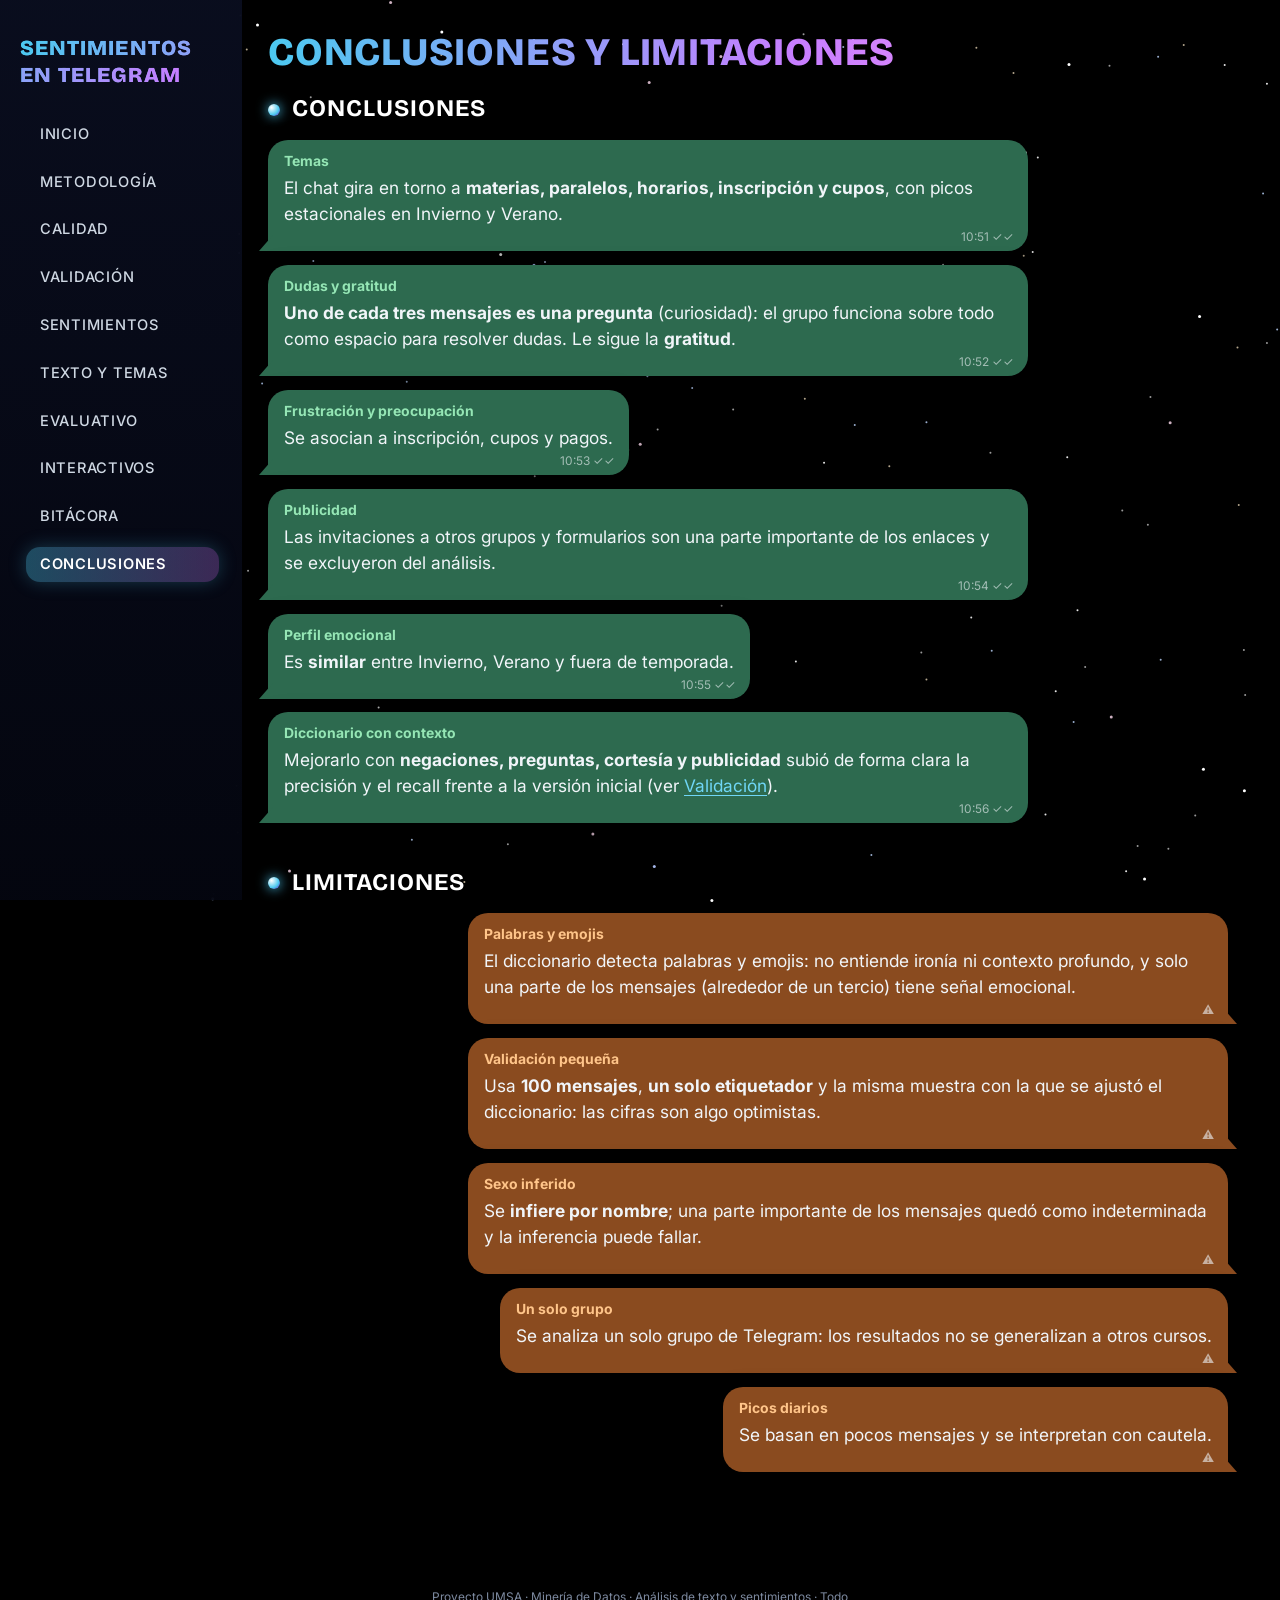
<file: conclusiones.html>
<!DOCTYPE html>
<html xmlns="http://www.w3.org/1999/xhtml" lang="en" xml:lang="en"><head>

<meta charset="utf-8">
<meta name="generator" content="quarto-1.10.18">

<meta name="viewport" content="width=device-width, initial-scale=1.0, user-scalable=yes">


<title>Conclusiones y limitaciones – Sentimientos en Telegram</title>
<style>
/* Default styles provided by pandoc.
** See https://pandoc.org/MANUAL.html#variables-for-html for config info.
*/
span.smallcaps{font-variant: small-caps;}
div.columns{display: flex; gap: 1.5em;}
div.column{flex: auto;}
@media screen {
div.columns{gap: min(4vw, 1.5em);}
div.column{overflow-x: auto;}
}
div.hanging-indent{margin-left: 1.5em; text-indent: -1.5em;}
ul.task-list{list-style: none;}
ul.task-list li input[type="checkbox"] {
  width: 0.8em;
  margin: 0 0.8em 0.2em -1em; /* quarto-specific, see https://github.com/quarto-dev/quarto-cli/issues/4556 */ 
  vertical-align: middle;
}
</style>


<script src="site_libs/quarto-nav/quarto-nav.js"></script>
<script src="site_libs/quarto-nav/headroom.min.js"></script>
<script src="site_libs/clipboard/clipboard.min.js"></script>
<script src="site_libs/quarto-search/autocomplete.umd.js"></script>
<script src="site_libs/quarto-search/fuse.min.js"></script>
<script src="site_libs/quarto-search/quarto-search.js"></script>
<meta name="quarto:offset" content="./">
<script src="site_libs/quarto-html/quarto.js" type="module"></script>
<script src="site_libs/quarto-html/tabsets/tabsets.js" type="module"></script>
<script src="site_libs/quarto-html/popper.min.js"></script>
<script src="site_libs/quarto-html/tippy.umd.min.js"></script>
<script src="site_libs/quarto-html/anchor.min.js"></script>
<link href="site_libs/quarto-html/tippy.css" rel="stylesheet">
<link href="site_libs/quarto-html/quarto-syntax-highlighting-dark-b85bc7c33db8c58e0ec93c3465666fed.css" rel="stylesheet" id="quarto-text-highlighting-styles">
<script src="site_libs/bootstrap/bootstrap.min.js"></script>
<link href="site_libs/bootstrap/bootstrap-icons.css" rel="stylesheet">
<link href="site_libs/bootstrap/bootstrap-5462337d800d4acce2c3aed5f684d181.min.css" rel="stylesheet" append-hash="true" id="quarto-bootstrap" data-mode="dark">
<script id="quarto-search-options" type="application/json">{
  "location": "sidebar",
  "copy-button": false,
  "collapse-after": 3,
  "panel-placement": "start",
  "type": "textbox",
  "limit": 50,
  "keyboard-shortcut": [
    "f",
    "/",
    "s"
  ],
  "show-item-context": false,
  "language": {
    "search-no-results-text": "No results",
    "search-matching-documents-text": "matching documents",
    "search-copy-link-title": "Copy link to search",
    "search-hide-matches-text": "Hide additional matches",
    "search-more-match-text": "more match in this document",
    "search-more-matches-text": "more matches in this document",
    "search-clear-button-title": "Clear",
    "search-text-placeholder": "",
    "search-detached-cancel-button-title": "Cancel",
    "search-submit-button-title": "Submit",
    "search-label": "Search"
  }
}</script>
<style>html{ scroll-behavior: smooth; }</style>


<link rel="stylesheet" href="styles.css">
</head>

<body class="nav-sidebar docked fullcontent quarto-light">

<div id="quarto-search-results"></div>
  <header id="quarto-header" class="headroom fixed-top">
  <nav class="quarto-secondary-nav">
    <div class="container-fluid d-flex">
      <button type="button" class="quarto-btn-toggle btn" data-bs-toggle="collapse" role="button" data-bs-target=".quarto-sidebar-collapse-item" aria-controls="quarto-sidebar" aria-expanded="false" aria-label="Toggle sidebar navigation" onclick="if (window.quartoToggleHeadroom) { window.quartoToggleHeadroom(); }">
        <i class="bi bi-layout-text-sidebar-reverse"></i>
      </button>
        <nav class="quarto-page-breadcrumbs" aria-label="breadcrumb"><ol class="breadcrumb"><li class="breadcrumb-item"><a href="./conclusiones.html">Conclusiones</a></li></ol></nav>
        <a class="flex-grow-1" role="navigation" data-bs-toggle="collapse" data-bs-target=".quarto-sidebar-collapse-item" aria-controls="quarto-sidebar" aria-expanded="false" aria-label="Toggle sidebar navigation" onclick="if (window.quartoToggleHeadroom) { window.quartoToggleHeadroom(); }">      
        </a>
    </div>
  </nav>
</header>
<!-- content -->
<div id="quarto-content" class="quarto-container page-columns page-rows-contents page-layout-article">
<!-- sidebar -->
  <nav id="quarto-sidebar" class="sidebar collapse collapse-horizontal quarto-sidebar-collapse-item sidebar-navigation docked overflow-auto">
    <div class="pt-lg-2 mt-2 text-left sidebar-header">
    <div class="sidebar-title mb-0 py-0">
      <a href="./">Sentimientos en Telegram</a> 
    </div>
      </div>
    <div class="sidebar-menu-container"> 
    <ul class="list-unstyled mt-1">
        <li class="sidebar-item">
  <div class="sidebar-item-container"> 
  <a href="./index.html" class="sidebar-item-text sidebar-link">
 <span class="menu-text">Inicio</span></a>
  </div>
</li>
        <li class="sidebar-item">
  <div class="sidebar-item-container"> 
  <a href="./metodologia.html" class="sidebar-item-text sidebar-link">
 <span class="menu-text">Metodología</span></a>
  </div>
</li>
        <li class="sidebar-item">
  <div class="sidebar-item-container"> 
  <a href="./calidad.html" class="sidebar-item-text sidebar-link">
 <span class="menu-text">Calidad</span></a>
  </div>
</li>
        <li class="sidebar-item">
  <div class="sidebar-item-container"> 
  <a href="./validacion.html" class="sidebar-item-text sidebar-link">
 <span class="menu-text">Validación</span></a>
  </div>
</li>
        <li class="sidebar-item">
  <div class="sidebar-item-container"> 
  <a href="./sentimientos.html" class="sidebar-item-text sidebar-link">
 <span class="menu-text">Sentimientos</span></a>
  </div>
</li>
        <li class="sidebar-item">
  <div class="sidebar-item-container"> 
  <a href="./texto.html" class="sidebar-item-text sidebar-link">
 <span class="menu-text">Texto y temas</span></a>
  </div>
</li>
        <li class="sidebar-item">
  <div class="sidebar-item-container"> 
  <a href="./evaluativo.html" class="sidebar-item-text sidebar-link">
 <span class="menu-text">Evaluativo</span></a>
  </div>
</li>
        <li class="sidebar-item">
  <div class="sidebar-item-container"> 
  <a href="./interactivos.html" class="sidebar-item-text sidebar-link">
 <span class="menu-text">Interactivos</span></a>
  </div>
</li>
        <li class="sidebar-item">
  <div class="sidebar-item-container"> 
  <a href="./bitacora.html" class="sidebar-item-text sidebar-link">
 <span class="menu-text">Bitácora</span></a>
  </div>
</li>
        <li class="sidebar-item">
  <div class="sidebar-item-container"> 
  <a href="./conclusiones.html" class="sidebar-item-text sidebar-link active">
 <span class="menu-text">Conclusiones</span></a>
  </div>
</li>
    </ul>
    </div>
</nav>
<div id="quarto-sidebar-glass" class="quarto-sidebar-collapse-item" data-bs-toggle="collapse" data-bs-target=".quarto-sidebar-collapse-item"></div>
<!-- margin-sidebar -->
    
<!-- main -->
<main class="content" id="quarto-document-content">

<header id="title-block-header" class="quarto-title-block default">
<div class="quarto-title">
<h1 class="title">Conclusiones y limitaciones</h1>
</div>



<div class="quarto-title-meta">

    
  
    
  </div>
  


</header>


<section id="conclusiones" class="level2">
<h2 class="anchored" data-anchor-id="conclusiones">Conclusiones</h2>
<div class="tg">
<div class="msg verde" data-t="10:51 ✓✓">
<p><span class="who">Temas</span> El chat gira en torno a <strong>materias, paralelos, horarios, inscripción y cupos</strong>, con picos estacionales en Invierno y Verano.</p>
</div>
<div class="msg verde" data-t="10:52 ✓✓">
<p><span class="who">Dudas y gratitud</span> <strong>Uno de cada tres mensajes es una pregunta</strong> (curiosidad): el grupo funciona sobre todo como espacio para resolver dudas. Le sigue la <strong>gratitud</strong>.</p>
</div>
<div class="msg verde" data-t="10:53 ✓✓">
<p><span class="who">Frustración y preocupación</span> Se asocian a inscripción, cupos y pagos.</p>
</div>
<div class="msg verde" data-t="10:54 ✓✓">
<p><span class="who">Publicidad</span> Las invitaciones a otros grupos y formularios son una parte importante de los enlaces y se excluyeron del análisis.</p>
</div>
<div class="msg verde" data-t="10:55 ✓✓">
<p><span class="who">Perfil emocional</span> Es <strong>similar</strong> entre Invierno, Verano y fuera de temporada.</p>
</div>
<div class="msg verde" data-t="10:56 ✓✓">
<p><span class="who">Diccionario con contexto</span> Mejorarlo con <strong>negaciones, preguntas, cortesía y publicidad</strong> subió de forma clara la precisión y el recall frente a la versión inicial (ver <a href="./validacion.html">Validación</a>).</p>
</div>
</div>
</section>
<section id="limitaciones" class="level2">
<h2 class="anchored" data-anchor-id="limitaciones">Limitaciones</h2>
<div class="tg">
<div class="msg naranja out" data-t="⚠️">
<p><span class="who">Palabras y emojis</span> El diccionario detecta palabras y emojis: no entiende ironía ni contexto profundo, y solo una parte de los mensajes (alrededor de un tercio) tiene señal emocional.</p>
</div>
<div class="msg naranja out" data-t="⚠️">
<p><span class="who">Validación pequeña</span> Usa <strong>100 mensajes</strong>, <strong>un solo etiquetador</strong> y la misma muestra con la que se ajustó el diccionario: las cifras son algo optimistas.</p>
</div>
<div class="msg naranja out" data-t="⚠️">
<p><span class="who">Sexo inferido</span> Se <strong>infiere por nombre</strong>; una parte importante de los mensajes quedó como indeterminada y la inferencia puede fallar.</p>
</div>
<div class="msg naranja out" data-t="⚠️">
<p><span class="who">Un solo grupo</span> Se analiza un solo grupo de Telegram: los resultados no se generalizan a otros cursos.</p>
</div>
<div class="msg naranja out" data-t="⚠️">
<p><span class="who">Picos diarios</span> Se basan en pocos mensajes y se interpretan con cautela.</p>
</div>
</div>


</section>

</main> <!-- /main -->
<script>

(function () {

  function envolver(t, n) { var w = t.split(" "), l = "", o = []; w.forEach(function (x) { if ((l + " " + x).trim().length > n) { o.push(l.trim()); l = x; } else { l += " " + x; } }); o.push(l.trim()); return o; }

  function ajustar() {

    if (window.innerWidth > 700 || !window.Plotly) return;

    document.querySelectorAll(".js-plotly-plot").forEach(function (g) {

      try {

        var L = g.layout || {}, t = L.title && L.title.text, u = { "margin.r": 48, "margin.l": 6, "title.font.size": 13 };

        if (t && t.indexOf("<br>") < 0) { var ls = envolver(t, 36); u["title.text"] = ls.join("<br>"); u["margin.t"] = 22 + 17 * ls.length; }

        Plotly.relayout(g, u); Plotly.restyle(g, { cliponaxis: false });

      } catch (e) {}

    });

  }

  window.addEventListener("load", function () { setTimeout(ajustar, 1500); setTimeout(ajustar, 4000); });

})();

</script>

<script id="quarto-html-after-body" type="application/javascript">
  window.document.addEventListener("DOMContentLoaded", function (event) {
    const icon = "";
    const anchorJS = new window.AnchorJS();
    anchorJS.options = {
      placement: 'right',
      icon: icon
    };
    anchorJS.add('.anchored');
    const isCodeAnnotation = (el) => {
      for (const clz of el.classList) {
        if (clz.startsWith('code-annotation-')) {                     
          return true;
        }
      }
      return false;
    }
    const onCopySuccess = function(e) {
      // button target
      const button = e.trigger;
      // don't keep focus
      button.blur();
      // flash "checked"
      button.classList.add('code-copy-button-checked');
      var currentTitle = button.getAttribute("title");
      button.setAttribute("title", "Copied!");
      let tooltip;
      if (window.bootstrap) {
        button.setAttribute("data-bs-toggle", "tooltip");
        button.setAttribute("data-bs-placement", "left");
        button.setAttribute("data-bs-title", "Copied!");
        tooltip = new bootstrap.Tooltip(button, 
          { trigger: "manual", 
            customClass: "code-copy-button-tooltip",
            offset: [0, -8]});
        tooltip.show();    
      }
      setTimeout(function() {
        if (tooltip) {
          tooltip.hide();
          button.removeAttribute("data-bs-title");
          button.removeAttribute("data-bs-toggle");
          button.removeAttribute("data-bs-placement");
        }
        button.setAttribute("title", currentTitle);
        button.classList.remove('code-copy-button-checked');
      }, 1000);
      // clear code selection
      e.clearSelection();
    }
    const getTextToCopy = function(trigger) {
      const outerScaffold = trigger.parentElement.cloneNode(true);
      const codeEl = outerScaffold.querySelector('code');
      for (const childEl of codeEl.children) {
        if (isCodeAnnotation(childEl)) {
          childEl.remove();
        }
      }
      return codeEl.innerText;
    }
    const clipboard = new window.ClipboardJS('.code-copy-button:not([data-in-quarto-modal])', {
      text: getTextToCopy
    });
    clipboard.on('success', onCopySuccess);
    if (window.document.getElementById('quarto-embedded-source-code-modal')) {
      const clipboardModal = new window.ClipboardJS('.code-copy-button[data-in-quarto-modal]', {
        text: getTextToCopy,
        container: window.document.getElementById('quarto-embedded-source-code-modal')
      });
      clipboardModal.on('success', onCopySuccess);
    }
      var localhostRegex = new RegExp(/^(?:http|https):\/\/localhost\:?[0-9]*\//);
      var mailtoRegex = new RegExp(/^mailto:/);
        var filterRegex = new RegExp('/' + window.location.host + '/');
      var isInternal = (href) => {
          return filterRegex.test(href) || localhostRegex.test(href) || mailtoRegex.test(href);
      }
      // Inspect non-navigation links and adorn them if external
     var links = window.document.querySelectorAll('a[href]:not(.nav-link):not(.navbar-brand):not(.toc-action):not(.sidebar-link):not(.sidebar-item-toggle):not(.pagination-link):not(.no-external):not([aria-hidden]):not(.dropdown-item):not(.quarto-navigation-tool):not(.about-link)');
      for (var i=0; i<links.length; i++) {
        const link = links[i];
        if (!isInternal(link.href)) {
          // undo the damage that might have been done by quarto-nav.js in the case of
          // links that we want to consider external
          if (link.dataset.originalHref !== undefined) {
            link.href = link.dataset.originalHref;
          }
        }
      }
    function tippyHover(el, contentFn, onTriggerFn, onUntriggerFn) {
      const config = {
        allowHTML: true,
        maxWidth: 500,
        delay: 100,
        arrow: false,
        appendTo: function(el) {
            return el.parentElement;
        },
        interactive: true,
        interactiveBorder: 10,
        theme: 'quarto',
        placement: 'bottom-start',
      };
      if (contentFn) {
        config.content = contentFn;
      }
      if (onTriggerFn) {
        config.onTrigger = onTriggerFn;
      }
      if (onUntriggerFn) {
        config.onUntrigger = onUntriggerFn;
      }
      window.tippy(el, config); 
    }
    const noterefs = window.document.querySelectorAll('a[role="doc-noteref"]');
    for (var i=0; i<noterefs.length; i++) {
      const ref = noterefs[i];
      tippyHover(ref, function() {
        // use id or data attribute instead here
        let href = ref.getAttribute('data-footnote-href') || ref.getAttribute('href');
        try { href = new URL(href).hash; } catch {}
        const id = href.replace(/^#\/?/, "");
        const note = window.document.getElementById(id);
        if (note) {
          return note.innerHTML;
        } else {
          return "";
        }
      });
    }
    const xrefs = window.document.querySelectorAll('a.quarto-xref');
    const processXRef = (id, note) => {
      // Strip column container classes
      const stripColumnClz = (el) => {
        el.classList.remove("page-full", "page-columns");
        if (el.children) {
          for (const child of el.children) {
            stripColumnClz(child);
          }
        }
      }
      stripColumnClz(note)
      if (id === null || id.startsWith('sec-')) {
        // Special case sections, only their first couple elements
        const container = document.createElement("div");
        if (note.children && note.children.length > 2) {
          container.appendChild(note.children[0].cloneNode(true));
          for (let i = 1; i < note.children.length; i++) {
            const child = note.children[i];
            if (child.tagName === "P" && child.innerText === "") {
              continue;
            } else {
              container.appendChild(child.cloneNode(true));
              break;
            }
          }
          if (window.Quarto?.typesetMath) {
            window.Quarto.typesetMath(container);
          }
          return container.innerHTML
        } else {
          if (window.Quarto?.typesetMath) {
            window.Quarto.typesetMath(note);
          }
          return note.innerHTML;
        }
      } else {
        // Remove any anchor links if they are present
        const anchorLink = note.querySelector('a.anchorjs-link');
        if (anchorLink) {
          anchorLink.remove();
        }
        if (window.Quarto?.typesetMath) {
          window.Quarto.typesetMath(note);
        }
        if (note.classList.contains("callout")) {
          return note.outerHTML;
        } else {
          return note.innerHTML;
        }
      }
    }
    for (var i=0; i<xrefs.length; i++) {
      const xref = xrefs[i];
      tippyHover(xref, undefined, function(instance) {
        instance.disable();
        let url = xref.getAttribute('href');
        let hash = undefined; 
        if (url.startsWith('#')) {
          hash = url;
        } else {
          try { hash = new URL(url).hash; } catch {}
        }
        if (hash) {
          const id = hash.replace(/^#\/?/, "");
          const note = window.document.getElementById(id);
          if (note !== null) {
            try {
              const html = processXRef(id, note.cloneNode(true));
              instance.setContent(html);
            } finally {
              instance.enable();
              instance.show();
            }
          } else {
            // See if we can fetch this
            fetch(url.split('#')[0])
            .then(res => res.text())
            .then(html => {
              const parser = new DOMParser();
              const htmlDoc = parser.parseFromString(html, "text/html");
              const note = htmlDoc.getElementById(id);
              if (note !== null) {
                const html = processXRef(id, note);
                instance.setContent(html);
              } 
            }).finally(() => {
              instance.enable();
              instance.show();
            });
          }
        } else {
          // See if we can fetch a full url (with no hash to target)
          // This is a special case and we should probably do some content thinning / targeting
          fetch(url)
          .then(res => res.text())
          .then(html => {
            const parser = new DOMParser();
            const htmlDoc = parser.parseFromString(html, "text/html");
            const note = htmlDoc.querySelector('main.content');
            if (note !== null) {
              // This should only happen for chapter cross references
              // (since there is no id in the URL)
              // remove the first header
              if (note.children.length > 0 && note.children[0].tagName === "HEADER") {
                note.children[0].remove();
              }
              const html = processXRef(null, note);
              instance.setContent(html);
            } 
          }).finally(() => {
            instance.enable();
            instance.show();
          });
        }
      }, function(instance) {
      });
    }
        let selectedAnnoteEl;
        const selectorForAnnotation = ( cell, annotation) => {
          let cellAttr = 'data-code-cell="' + cell + '"';
          let lineAttr = 'data-code-annotation="' +  annotation + '"';
          const selector = 'span[' + cellAttr + '][' + lineAttr + ']';
          return selector;
        }
        const selectCodeLines = (annoteEl) => {
          const doc = window.document;
          const targetCell = annoteEl.getAttribute("data-target-cell");
          const targetAnnotation = annoteEl.getAttribute("data-target-annotation");
          const annoteSpan = window.document.querySelector(selectorForAnnotation(targetCell, targetAnnotation));
          const lines = annoteSpan.getAttribute("data-code-lines").split(",");
          const lineIds = lines.map((line) => {
            return targetCell + "-" + line;
          })
          let top = null;
          let height = null;
          let parent = null;
          if (lineIds.length > 0) {
              //compute the position of the single el (top and bottom and make a div)
              const el = window.document.getElementById(lineIds[0]);
              top = el.offsetTop;
              height = el.offsetHeight;
              parent = el.parentElement.parentElement;
            if (lineIds.length > 1) {
              const lastEl = window.document.getElementById(lineIds[lineIds.length - 1]);
              const bottom = lastEl.offsetTop + lastEl.offsetHeight;
              height = bottom - top;
            }
            if (top !== null && height !== null && parent !== null) {
              // cook up a div (if necessary) and position it 
              let div = window.document.getElementById("code-annotation-line-highlight");
              if (div === null) {
                div = window.document.createElement("div");
                div.setAttribute("id", "code-annotation-line-highlight");
                div.style.position = 'absolute';
                parent.appendChild(div);
              }
              div.style.top = top - 2 + "px";
              div.style.height = height + 4 + "px";
              div.style.left = 0;
              let gutterDiv = window.document.getElementById("code-annotation-line-highlight-gutter");
              if (gutterDiv === null) {
                gutterDiv = window.document.createElement("div");
                gutterDiv.setAttribute("id", "code-annotation-line-highlight-gutter");
                gutterDiv.style.position = 'absolute';
                const codeCell = window.document.getElementById(targetCell);
                const gutter = codeCell.querySelector('.code-annotation-gutter');
                gutter.appendChild(gutterDiv);
              }
              gutterDiv.style.top = top - 2 + "px";
              gutterDiv.style.height = height + 4 + "px";
            }
            selectedAnnoteEl = annoteEl;
          }
        };
        const unselectCodeLines = () => {
          const elementsIds = ["code-annotation-line-highlight", "code-annotation-line-highlight-gutter"];
          elementsIds.forEach((elId) => {
            const div = window.document.getElementById(elId);
            if (div) {
              div.remove();
            }
          });
          selectedAnnoteEl = undefined;
        };
          // Handle positioning of the toggle
      window.addEventListener(
        "resize",
        throttle(() => {
          elRect = undefined;
          if (selectedAnnoteEl) {
            selectCodeLines(selectedAnnoteEl);
          }
        }, 10)
      );
      function throttle(fn, ms) {
      let throttle = false;
      let timer;
        return (...args) => {
          if(!throttle) { // first call gets through
              fn.apply(this, args);
              throttle = true;
          } else { // all the others get throttled
              if(timer) clearTimeout(timer); // cancel #2
              timer = setTimeout(() => {
                fn.apply(this, args);
                timer = throttle = false;
              }, ms);
          }
        };
      }
        // Attach click handler to the DT
        const annoteDls = window.document.querySelectorAll('dt[data-target-cell]');
        for (const annoteDlNode of annoteDls) {
          annoteDlNode.addEventListener('click', (event) => {
            const clickedEl = event.target;
            if (clickedEl !== selectedAnnoteEl) {
              unselectCodeLines();
              const activeEl = window.document.querySelector('dt[data-target-cell].code-annotation-active');
              if (activeEl) {
                activeEl.classList.remove('code-annotation-active');
              }
              selectCodeLines(clickedEl);
              clickedEl.classList.add('code-annotation-active');
            } else {
              // Unselect the line
              unselectCodeLines();
              clickedEl.classList.remove('code-annotation-active');
            }
          });
        }
    const findCites = (el) => {
      const parentEl = el.parentElement;
      if (parentEl) {
        const cites = parentEl.dataset.cites;
        if (cites) {
          return {
            el,
            cites: cites.split(' ')
          };
        } else {
          return findCites(el.parentElement)
        }
      } else {
        return undefined;
      }
    };
    var bibliorefs = window.document.querySelectorAll('a[role="doc-biblioref"]');
    for (var i=0; i<bibliorefs.length; i++) {
      const ref = bibliorefs[i];
      const citeInfo = findCites(ref);
      if (citeInfo) {
        tippyHover(citeInfo.el, function() {
          var popup = window.document.createElement('div');
          citeInfo.cites.forEach(function(cite) {
            var citeDiv = window.document.createElement('div');
            citeDiv.classList.add('hanging-indent');
            citeDiv.classList.add('csl-entry');
            var biblioDiv = window.document.getElementById('ref-' + cite);
            if (biblioDiv) {
              citeDiv.innerHTML = biblioDiv.innerHTML;
            }
            popup.appendChild(citeDiv);
          });
          return popup.innerHTML;
        });
      }
    }
  });
  </script>
</div> <!-- /content -->
<footer class="footer">
  <div class="nav-footer">
    <div class="nav-footer-left">
      &nbsp;
    </div>   
    <div class="nav-footer-center">
<p>Proyecto UMSA · Minería de Datos · Análisis de texto y sentimientos · Todo replicable en R</p>
</div>
    <div class="nav-footer-right">
      &nbsp;
    </div>
  </div>
</footer>




<script src="site_libs/quarto-html/zenscroll-min.js"></script>
</body></html>
</file>
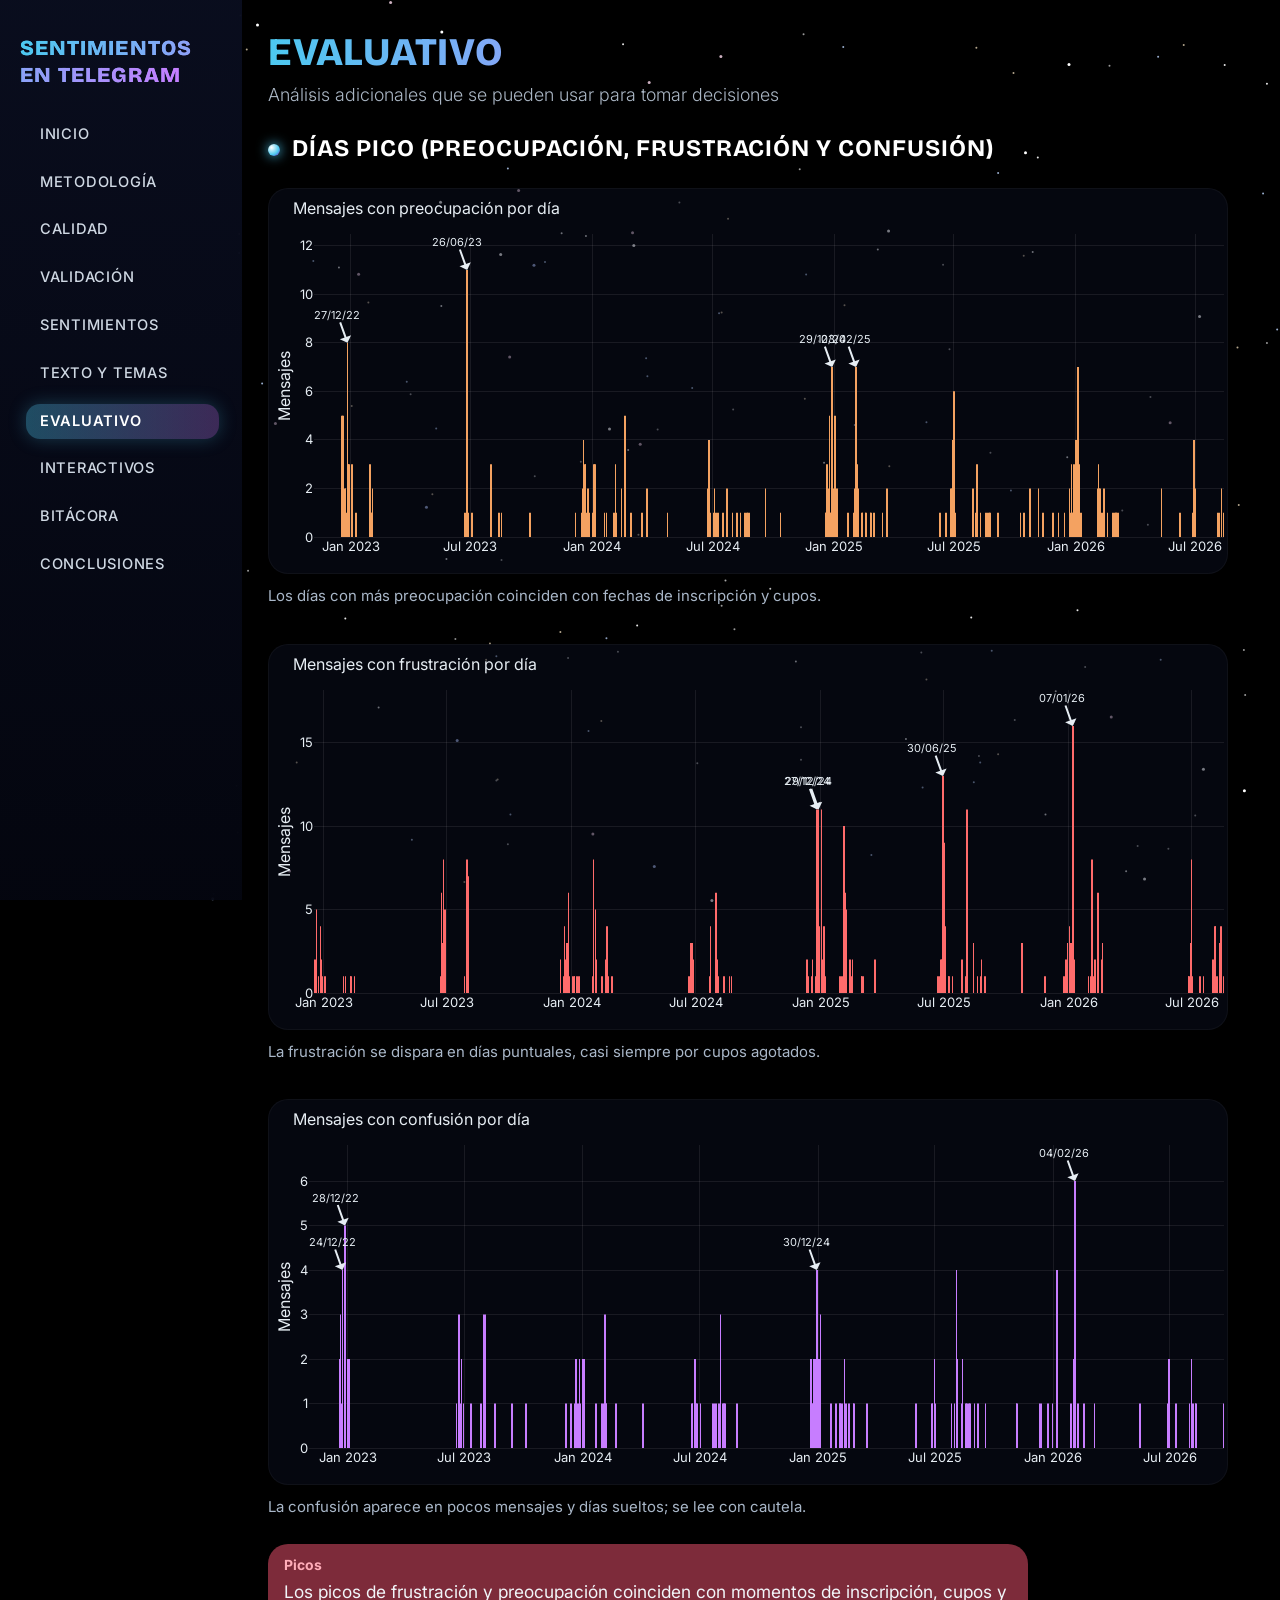
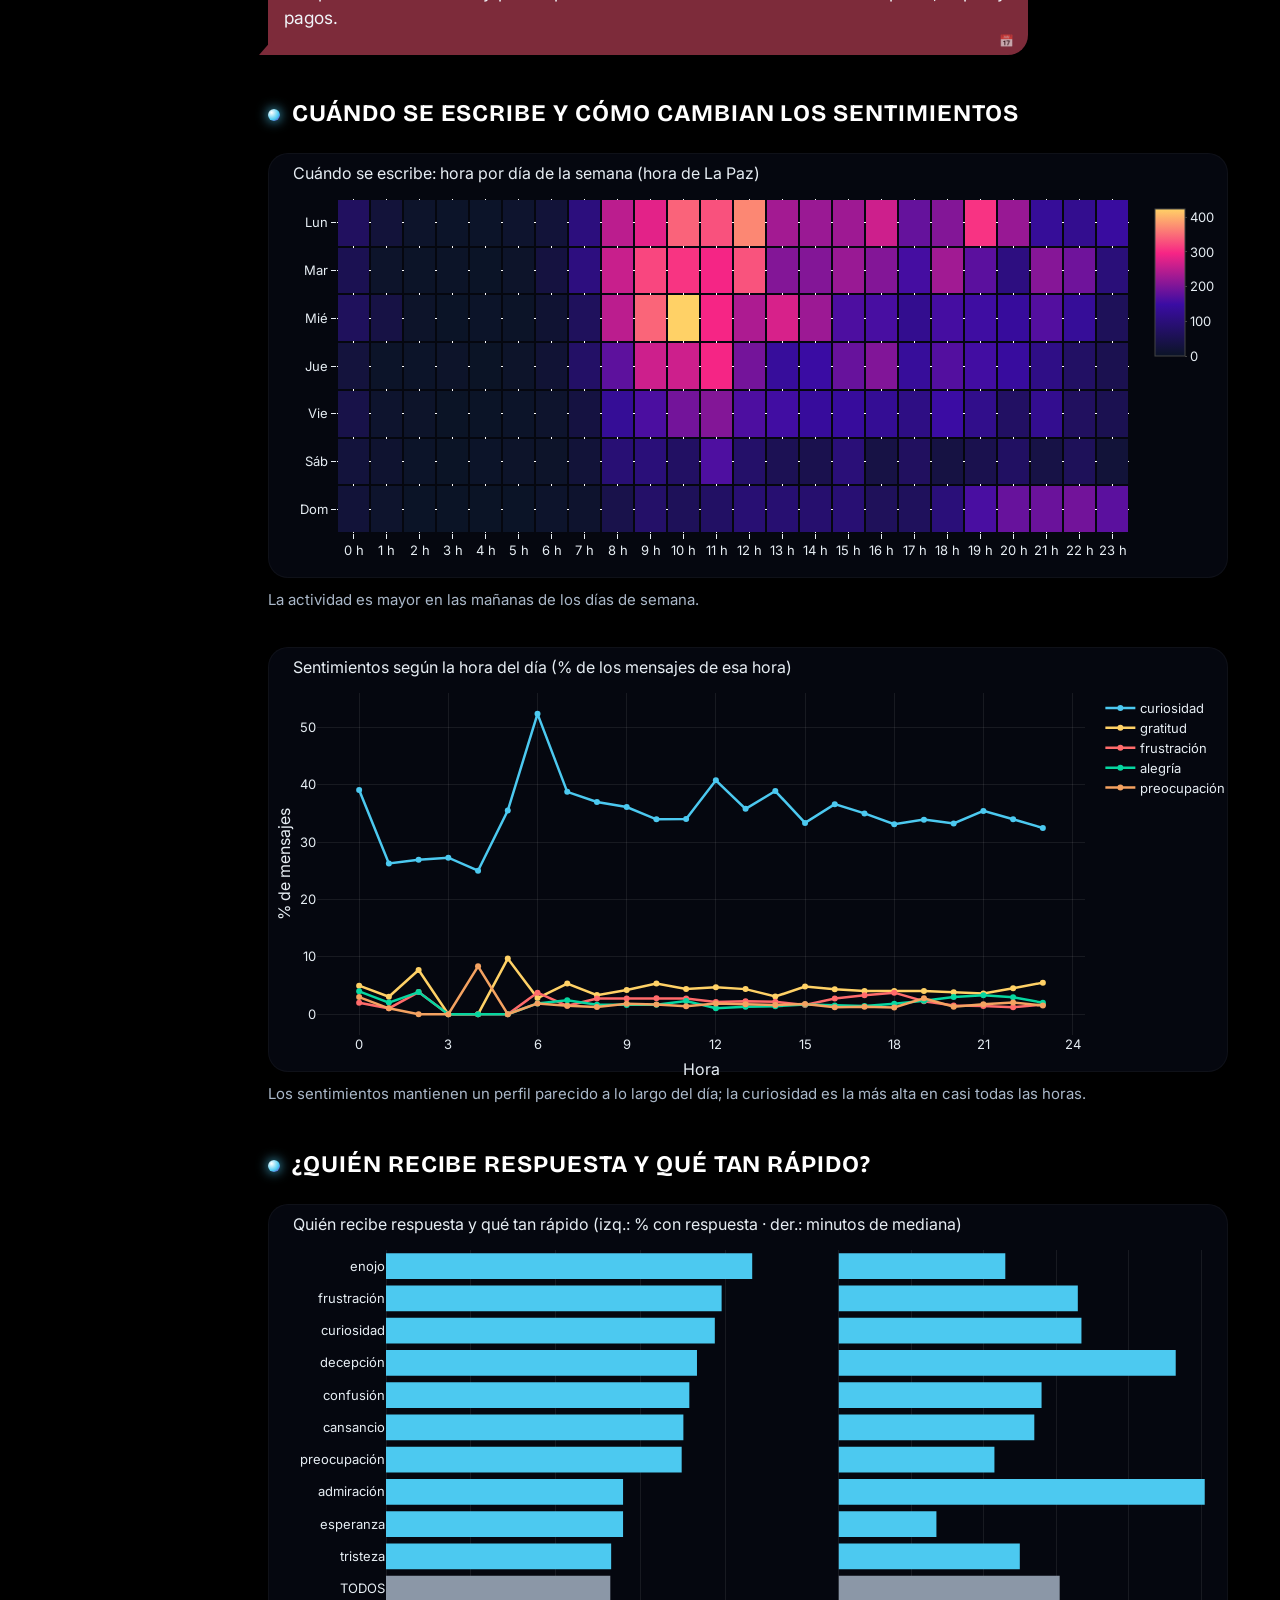
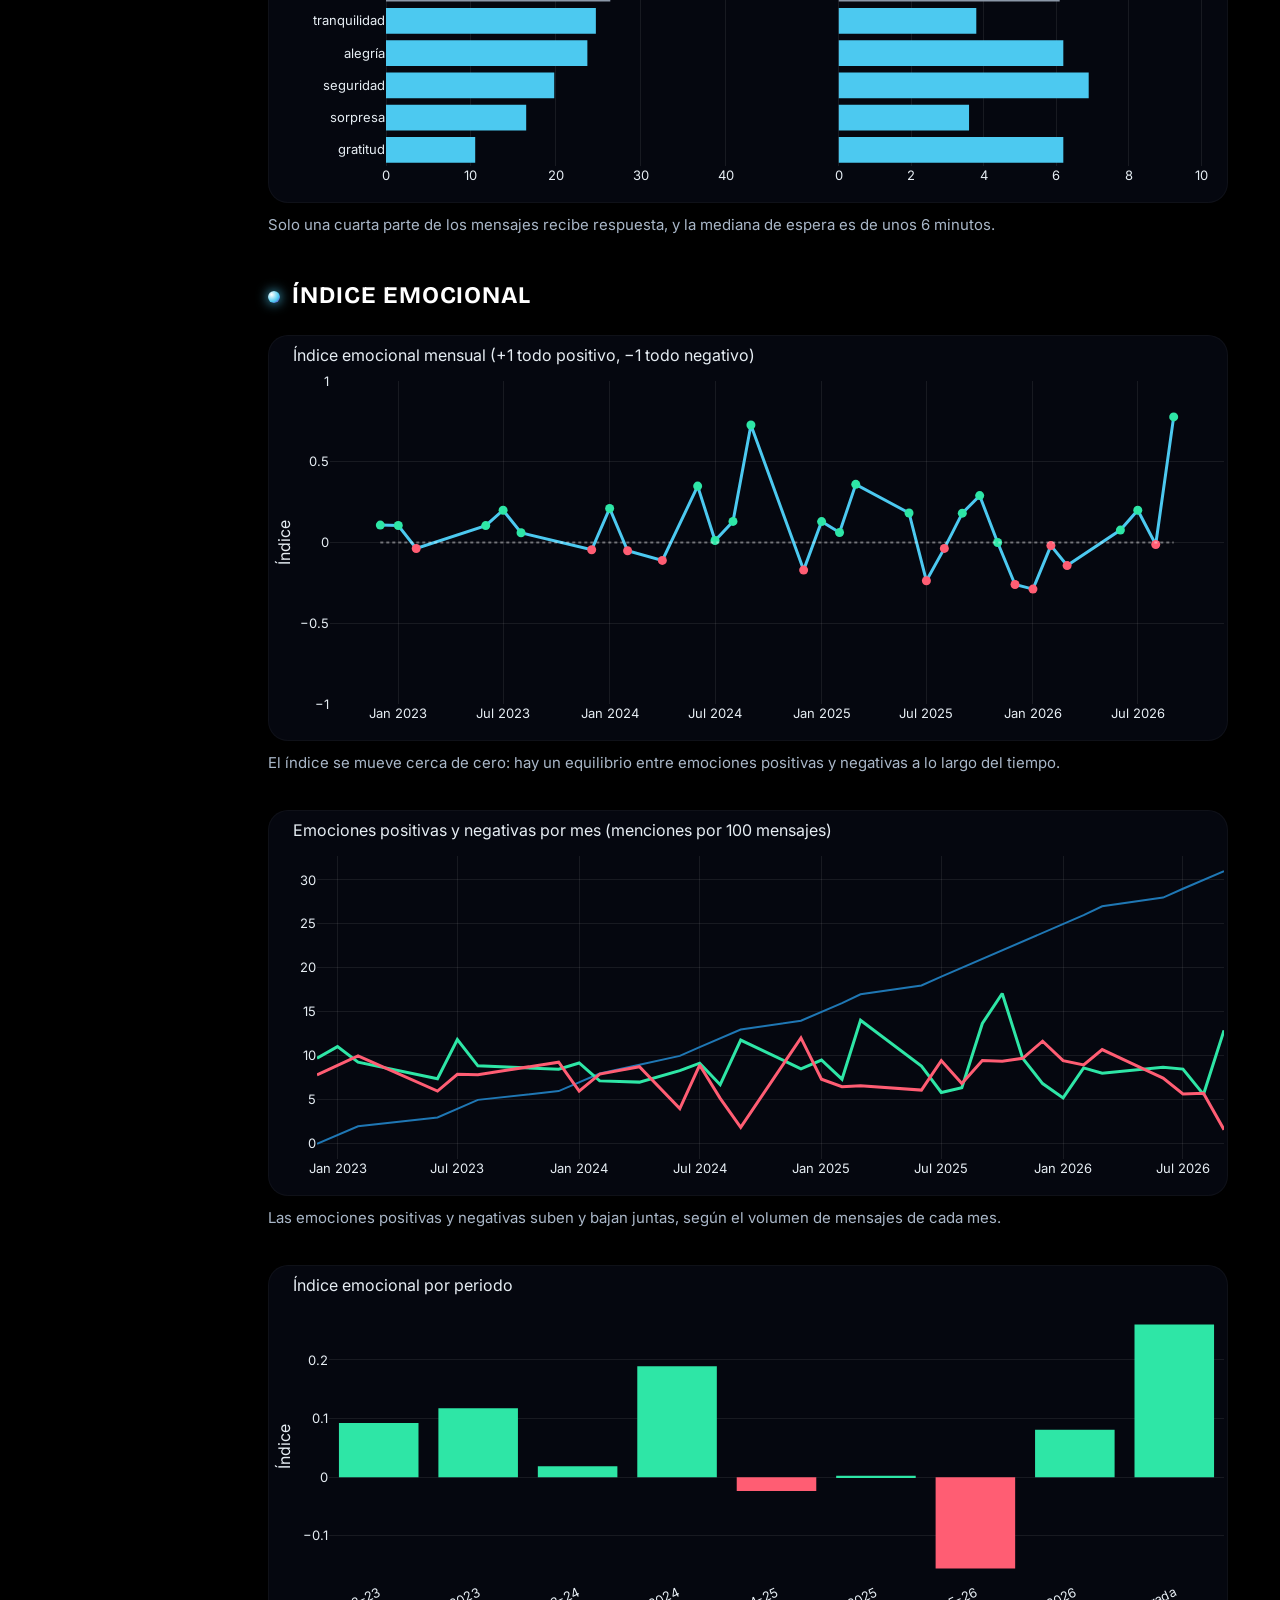
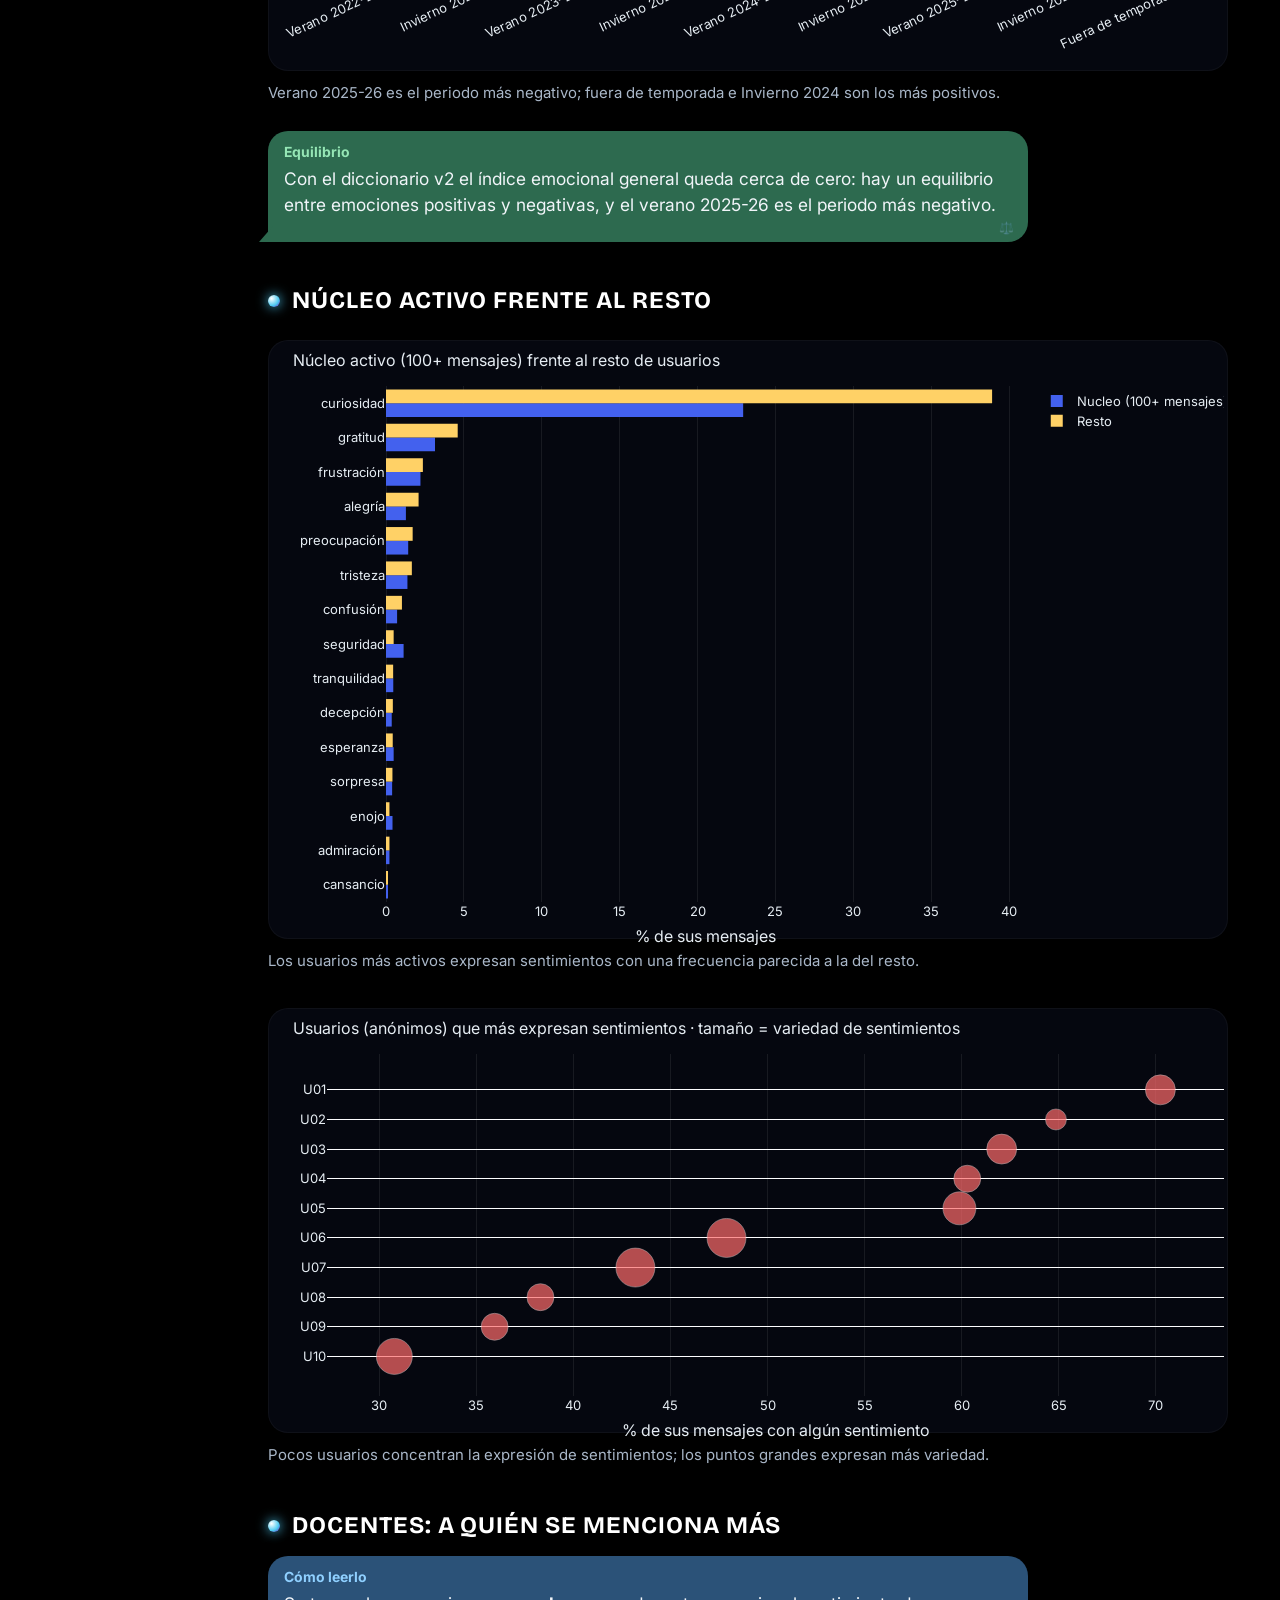
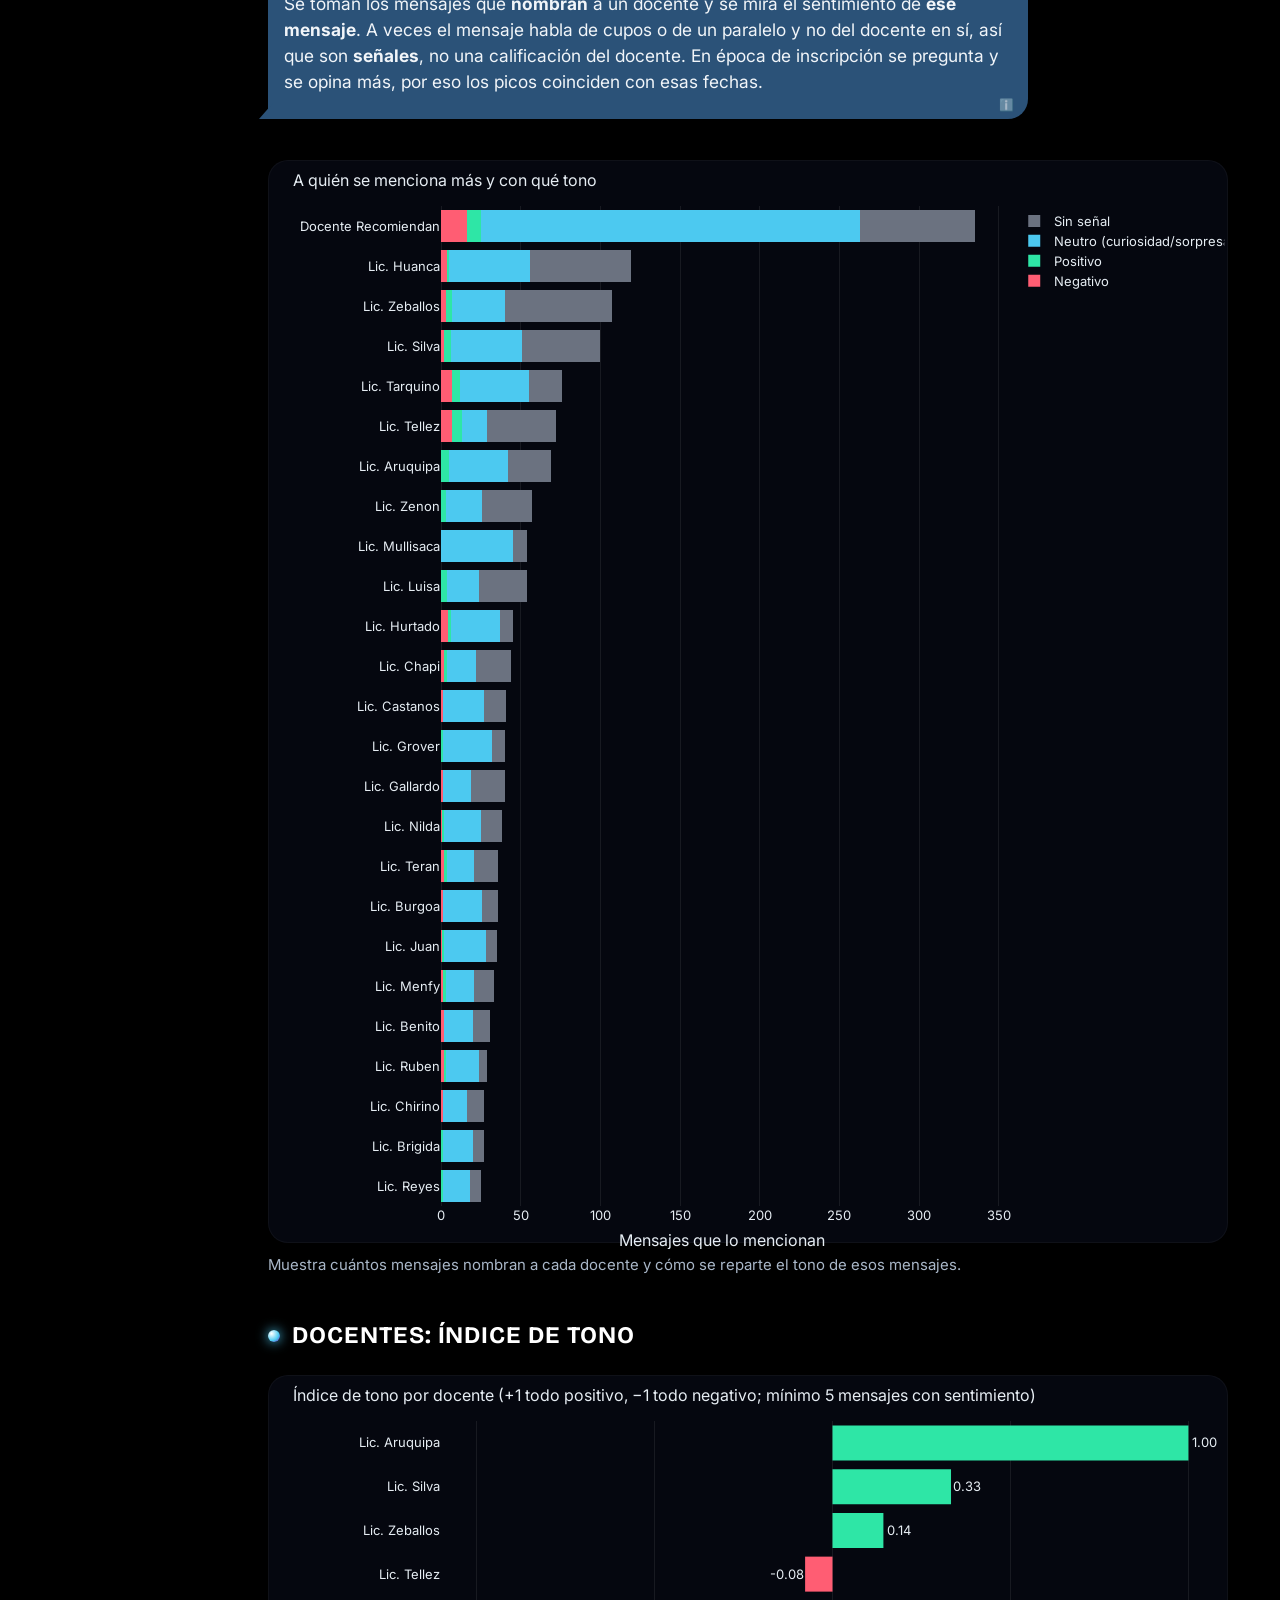
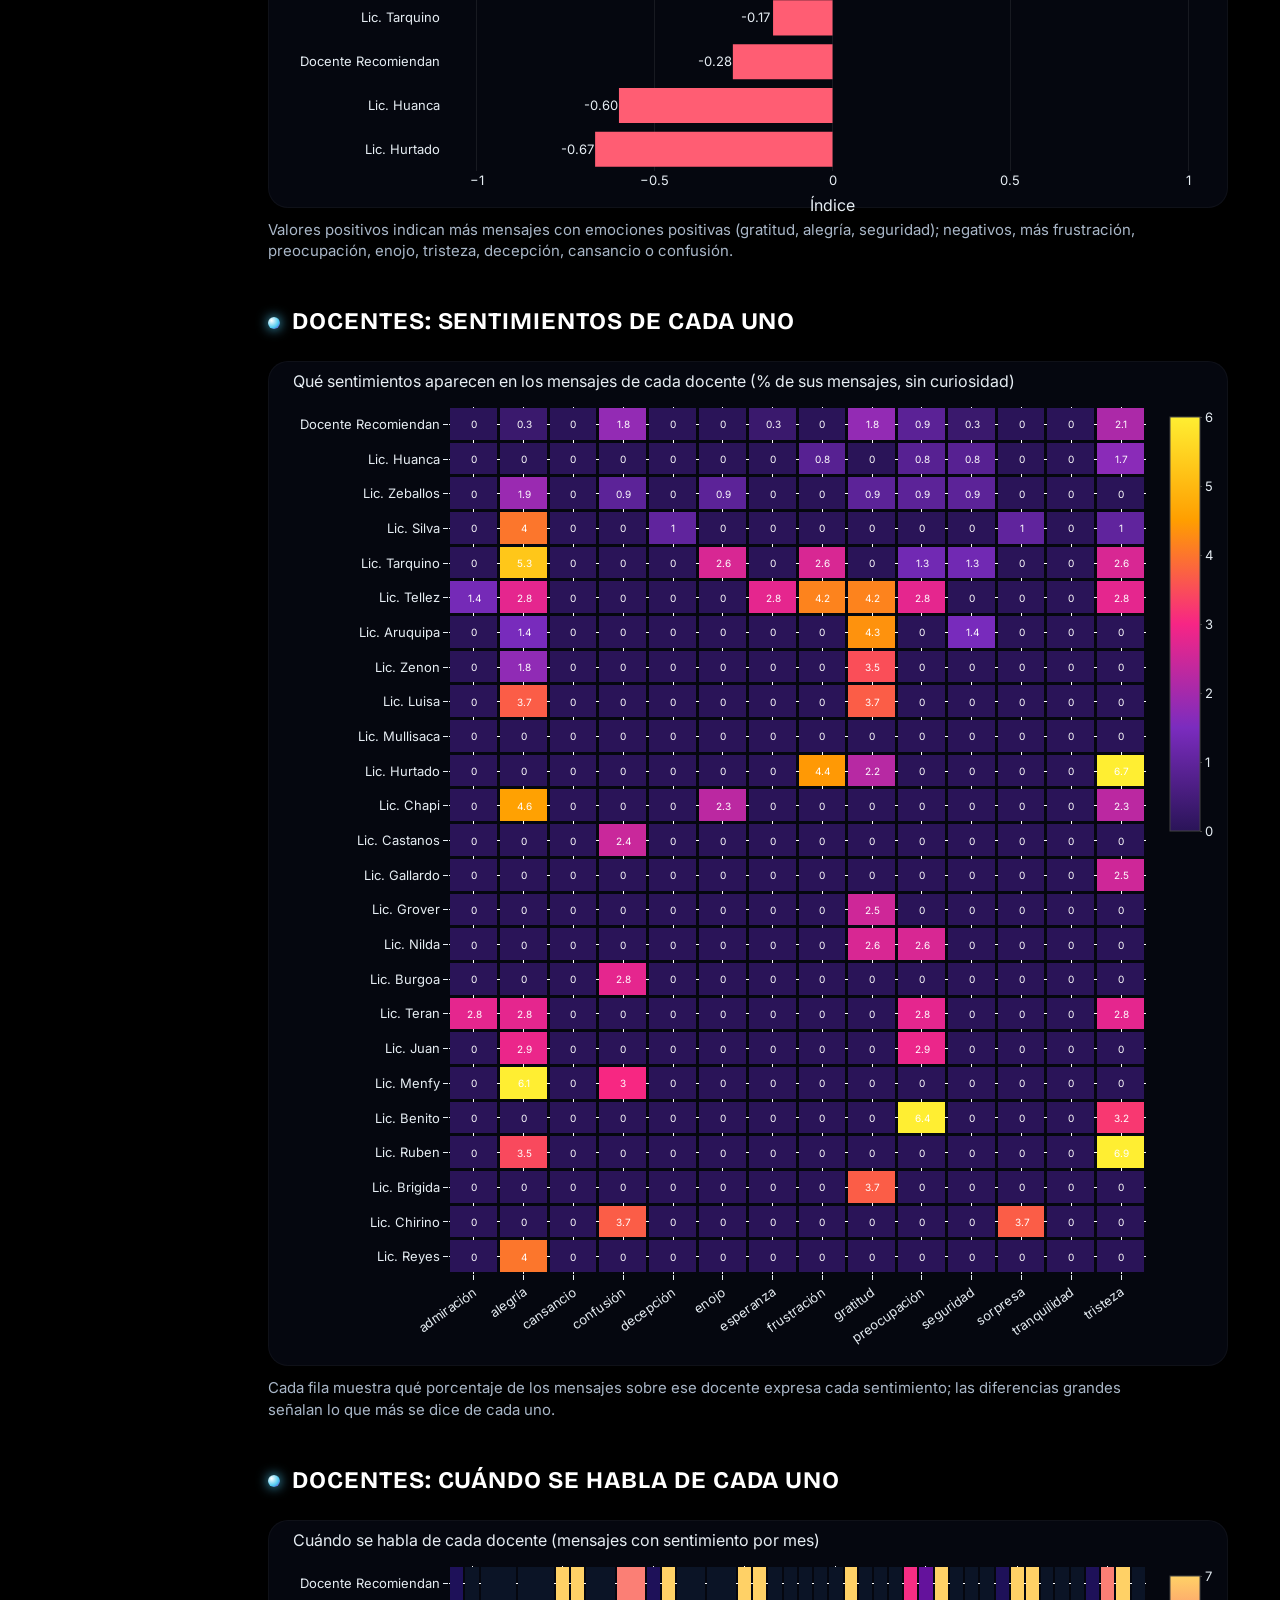
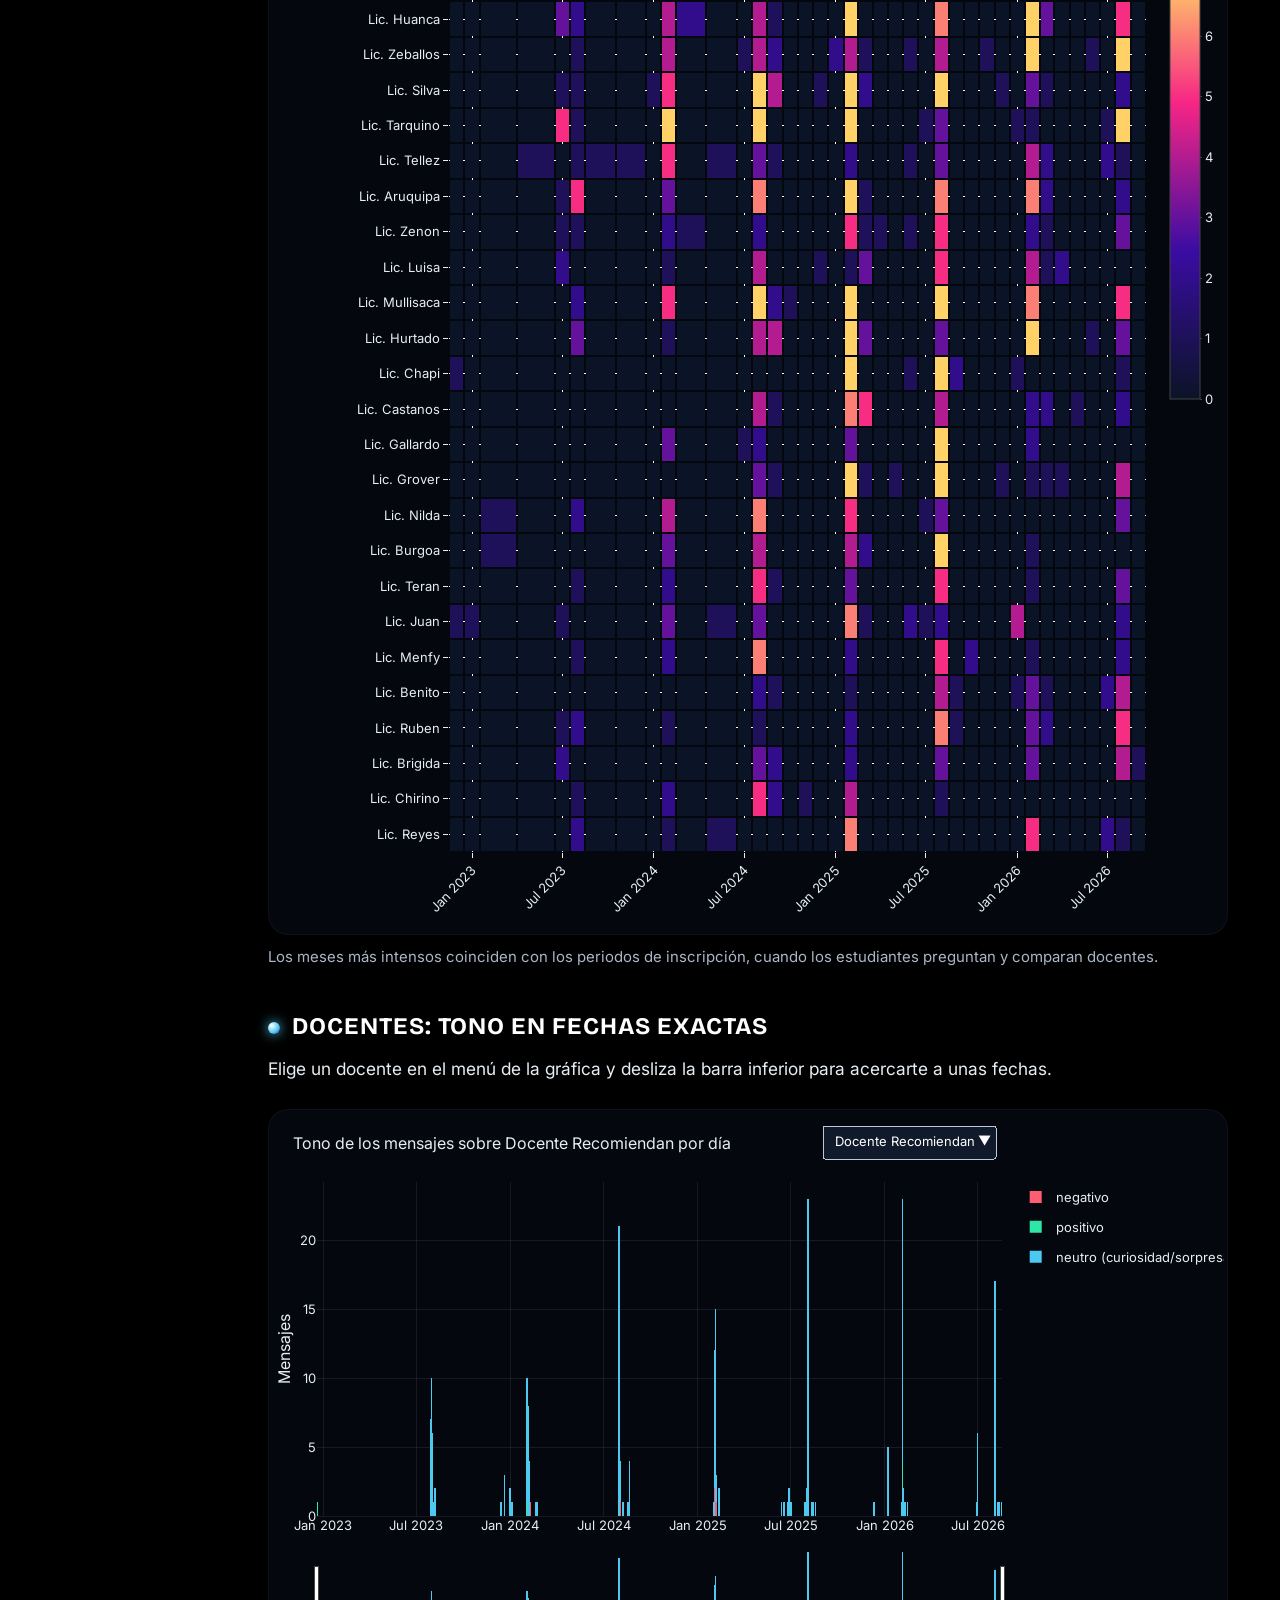
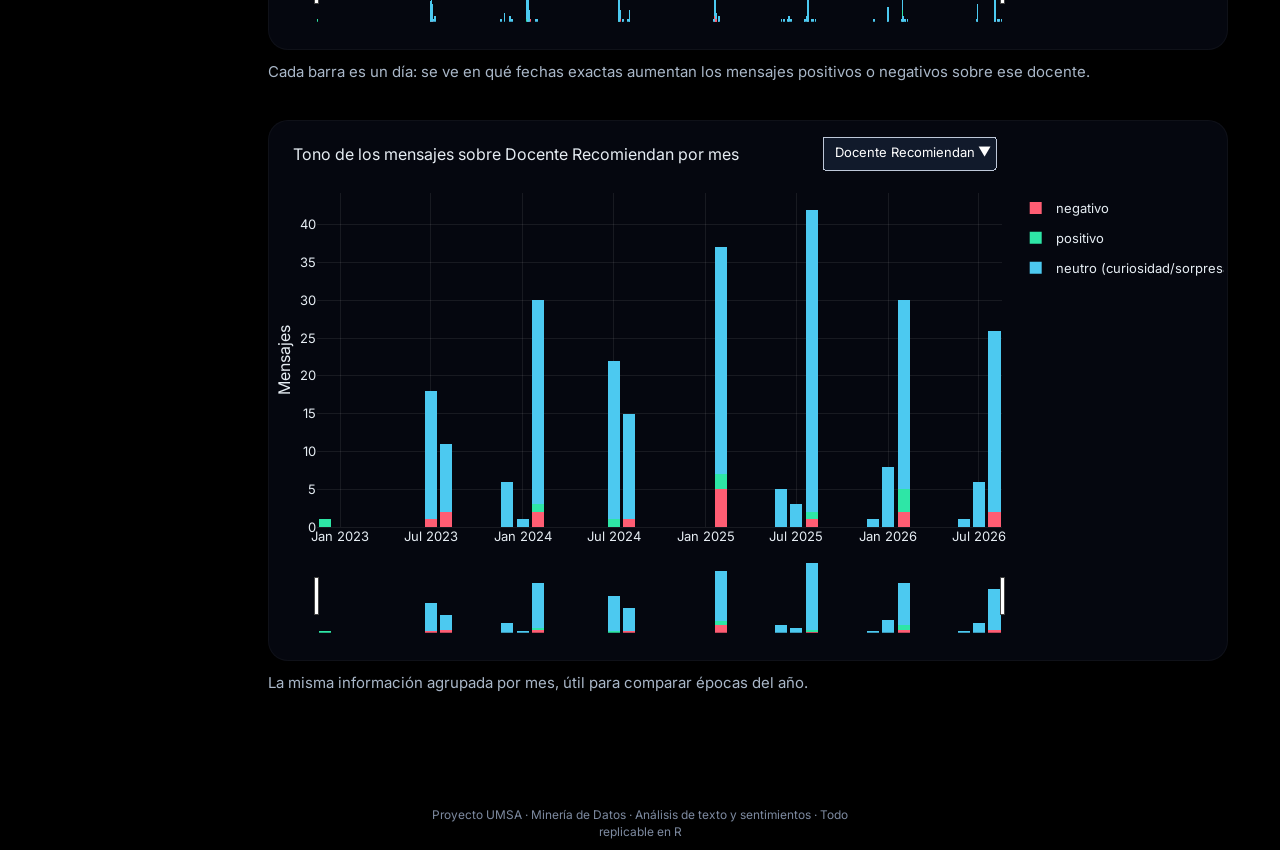
<file: evaluativo.html>
<!DOCTYPE html>
<html xmlns="http://www.w3.org/1999/xhtml" lang="en" xml:lang="en"><head>

<meta charset="utf-8">
<meta name="generator" content="quarto-1.10.18">

<meta name="viewport" content="width=device-width, initial-scale=1.0, user-scalable=yes">


<title>Evaluativo – Sentimientos en Telegram</title>
<style>
/* Default styles provided by pandoc.
** See https://pandoc.org/MANUAL.html#variables-for-html for config info.
*/
span.smallcaps{font-variant: small-caps;}
div.columns{display: flex; gap: 1.5em;}
div.column{flex: auto;}
@media screen {
div.columns{gap: min(4vw, 1.5em);}
div.column{overflow-x: auto;}
}
div.hanging-indent{margin-left: 1.5em; text-indent: -1.5em;}
ul.task-list{list-style: none;}
ul.task-list li input[type="checkbox"] {
  width: 0.8em;
  margin: 0 0.8em 0.2em -1em; /* quarto-specific, see https://github.com/quarto-dev/quarto-cli/issues/4556 */ 
  vertical-align: middle;
}
</style>


<script src="site_libs/quarto-nav/quarto-nav.js"></script>
<script src="site_libs/quarto-nav/headroom.min.js"></script>
<script src="site_libs/clipboard/clipboard.min.js"></script>
<script src="site_libs/quarto-search/autocomplete.umd.js"></script>
<script src="site_libs/quarto-search/fuse.min.js"></script>
<script src="site_libs/quarto-search/quarto-search.js"></script>
<meta name="quarto:offset" content="./">
<script src="site_libs/quarto-html/quarto.js" type="module"></script>
<script src="site_libs/quarto-html/tabsets/tabsets.js" type="module"></script>
<script src="site_libs/quarto-html/popper.min.js"></script>
<script src="site_libs/quarto-html/tippy.umd.min.js"></script>
<script src="site_libs/quarto-html/anchor.min.js"></script>
<link href="site_libs/quarto-html/tippy.css" rel="stylesheet">
<link href="site_libs/quarto-html/quarto-syntax-highlighting-dark-b85bc7c33db8c58e0ec93c3465666fed.css" rel="stylesheet" id="quarto-text-highlighting-styles">
<script src="site_libs/bootstrap/bootstrap.min.js"></script>
<link href="site_libs/bootstrap/bootstrap-icons.css" rel="stylesheet">
<link href="site_libs/bootstrap/bootstrap-5462337d800d4acce2c3aed5f684d181.min.css" rel="stylesheet" append-hash="true" id="quarto-bootstrap" data-mode="dark">
<script id="quarto-search-options" type="application/json">{
  "location": "sidebar",
  "copy-button": false,
  "collapse-after": 3,
  "panel-placement": "start",
  "type": "textbox",
  "limit": 50,
  "keyboard-shortcut": [
    "f",
    "/",
    "s"
  ],
  "show-item-context": false,
  "language": {
    "search-no-results-text": "No results",
    "search-matching-documents-text": "matching documents",
    "search-copy-link-title": "Copy link to search",
    "search-hide-matches-text": "Hide additional matches",
    "search-more-match-text": "more match in this document",
    "search-more-matches-text": "more matches in this document",
    "search-clear-button-title": "Clear",
    "search-text-placeholder": "",
    "search-detached-cancel-button-title": "Cancel",
    "search-submit-button-title": "Submit",
    "search-label": "Search"
  }
}</script>
<style>html{ scroll-behavior: smooth; }</style>
<script src="site_libs/htmlwidgets-1.6.4/htmlwidgets.js"></script>

<script src="site_libs/plotly-binding-4.12.1/plotly.js"></script>

<script src="site_libs/typedarray-0.1/typedarray.min.js"></script>

<script src="site_libs/jquery-3.5.1/jquery.min.js"></script>

<link href="site_libs/crosstalk-1.2.2/css/crosstalk.min.css" rel="stylesheet">

<script src="site_libs/crosstalk-1.2.2/js/crosstalk.min.js"></script>

<link href="site_libs/plotly-htmlwidgets-css-2.25.2/plotly-htmlwidgets.css" rel="stylesheet">

<script src="site_libs/plotly-main-2.25.2/plotly-latest.min.js"></script>



<link rel="stylesheet" href="styles.css">
</head>

<body class="nav-sidebar docked fullcontent quarto-light">

<div id="quarto-search-results"></div>
  <header id="quarto-header" class="headroom fixed-top">
  <nav class="quarto-secondary-nav">
    <div class="container-fluid d-flex">
      <button type="button" class="quarto-btn-toggle btn" data-bs-toggle="collapse" role="button" data-bs-target=".quarto-sidebar-collapse-item" aria-controls="quarto-sidebar" aria-expanded="false" aria-label="Toggle sidebar navigation" onclick="if (window.quartoToggleHeadroom) { window.quartoToggleHeadroom(); }">
        <i class="bi bi-layout-text-sidebar-reverse"></i>
      </button>
        <nav class="quarto-page-breadcrumbs" aria-label="breadcrumb"><ol class="breadcrumb"><li class="breadcrumb-item"><a href="./evaluativo.html">Evaluativo</a></li></ol></nav>
        <a class="flex-grow-1" role="navigation" data-bs-toggle="collapse" data-bs-target=".quarto-sidebar-collapse-item" aria-controls="quarto-sidebar" aria-expanded="false" aria-label="Toggle sidebar navigation" onclick="if (window.quartoToggleHeadroom) { window.quartoToggleHeadroom(); }">      
        </a>
    </div>
  </nav>
</header>
<!-- content -->
<div id="quarto-content" class="quarto-container page-columns page-rows-contents page-layout-article">
<!-- sidebar -->
  <nav id="quarto-sidebar" class="sidebar collapse collapse-horizontal quarto-sidebar-collapse-item sidebar-navigation docked overflow-auto">
    <div class="pt-lg-2 mt-2 text-left sidebar-header">
    <div class="sidebar-title mb-0 py-0">
      <a href="./">Sentimientos en Telegram</a> 
    </div>
      </div>
    <div class="sidebar-menu-container"> 
    <ul class="list-unstyled mt-1">
        <li class="sidebar-item">
  <div class="sidebar-item-container"> 
  <a href="./index.html" class="sidebar-item-text sidebar-link">
 <span class="menu-text">Inicio</span></a>
  </div>
</li>
        <li class="sidebar-item">
  <div class="sidebar-item-container"> 
  <a href="./metodologia.html" class="sidebar-item-text sidebar-link">
 <span class="menu-text">Metodología</span></a>
  </div>
</li>
        <li class="sidebar-item">
  <div class="sidebar-item-container"> 
  <a href="./calidad.html" class="sidebar-item-text sidebar-link">
 <span class="menu-text">Calidad</span></a>
  </div>
</li>
        <li class="sidebar-item">
  <div class="sidebar-item-container"> 
  <a href="./validacion.html" class="sidebar-item-text sidebar-link">
 <span class="menu-text">Validación</span></a>
  </div>
</li>
        <li class="sidebar-item">
  <div class="sidebar-item-container"> 
  <a href="./sentimientos.html" class="sidebar-item-text sidebar-link">
 <span class="menu-text">Sentimientos</span></a>
  </div>
</li>
        <li class="sidebar-item">
  <div class="sidebar-item-container"> 
  <a href="./texto.html" class="sidebar-item-text sidebar-link">
 <span class="menu-text">Texto y temas</span></a>
  </div>
</li>
        <li class="sidebar-item">
  <div class="sidebar-item-container"> 
  <a href="./evaluativo.html" class="sidebar-item-text sidebar-link active">
 <span class="menu-text">Evaluativo</span></a>
  </div>
</li>
        <li class="sidebar-item">
  <div class="sidebar-item-container"> 
  <a href="./interactivos.html" class="sidebar-item-text sidebar-link">
 <span class="menu-text">Interactivos</span></a>
  </div>
</li>
        <li class="sidebar-item">
  <div class="sidebar-item-container"> 
  <a href="./bitacora.html" class="sidebar-item-text sidebar-link">
 <span class="menu-text">Bitácora</span></a>
  </div>
</li>
        <li class="sidebar-item">
  <div class="sidebar-item-container"> 
  <a href="./conclusiones.html" class="sidebar-item-text sidebar-link">
 <span class="menu-text">Conclusiones</span></a>
  </div>
</li>
    </ul>
    </div>
</nav>
<div id="quarto-sidebar-glass" class="quarto-sidebar-collapse-item" data-bs-toggle="collapse" data-bs-target=".quarto-sidebar-collapse-item"></div>
<!-- margin-sidebar -->
    
<!-- main -->
<main class="content" id="quarto-document-content">

<header id="title-block-header" class="quarto-title-block default">
<div class="quarto-title">
<h1 class="title">Evaluativo</h1>
<p class="subtitle lead">Análisis adicionales que se pueden usar para tomar decisiones</p>
</div>



<div class="quarto-title-meta">

    
  
    
  </div>
  


</header>


<section id="días-pico-preocupación-frustración-y-confusión" class="level2">
<h2 class="anchored" data-anchor-id="días-pico-preocupación-frustración-y-confusión">Días pico (preocupación, frustración y confusión)</h2>
<div class="cell">
<div class="cell-output-display">
<div id="htmlwidget-801658edcb82afac5481" style="width:100%;height:386px;" class="plotly html-widget"></div>
<script type="application/json" data-for="htmlwidget-801658edcb82afac5481">{"x":{"visdat":{"3c7014595c3":["function () ","plotlyVisDat"]},"cur_data":"3c7014595c3","attrs":{"3c7014595c3":{"x":{},"y":{},"marker":{"color":"#f4a261"},"customdata":{},"hovertemplate":"%{x|%d/%m/%Y}: %{y} mensajes de %{customdata}<extra><\/extra>","alpha_stroke":1,"sizes":[10,100],"spans":[1,20],"type":"bar"}},"layout":{"margin":{"b":10,"l":10,"t":40,"r":10},"annotations":[{"text":"26/06/23","x":"2023-06-26","y":11,"showarrow":true,"arrowcolor":"#e6edf3","font":{"color":"#e6edf3","size":11},"ay":-28},{"text":"27/12/22","x":"2022-12-27","y":8,"showarrow":true,"arrowcolor":"#e6edf3","font":{"color":"#e6edf3","size":11},"ay":-28},{"text":"29/12/24","x":"2024-12-29","y":7,"showarrow":true,"arrowcolor":"#e6edf3","font":{"color":"#e6edf3","size":11},"ay":-28},{"text":"03/02/25","x":"2025-02-03","y":7,"showarrow":true,"arrowcolor":"#e6edf3","font":{"color":"#e6edf3","size":11},"ay":-28}],"paper_bgcolor":"rgba(0,0,0,0)","plot_bgcolor":"rgba(0,0,0,0)","font":{"color":"#e6edf3","family":"Inter, Segoe UI, sans-serif","size":13},"hoverlabel":{"bgcolor":"#111a2b","bordercolor":"#4cc9f0","font":{"color":"#ffffff"}},"legend":{"font":{"color":"#e6edf3"},"bgcolor":"rgba(0,0,0,0)"},"title":{"text":"Mensajes con preocupación por día","x":0.02,"font":{"size":16,"color":"#e6edf3"}},"xaxis":{"domain":[0,1],"automargin":true,"title":"","gridcolor":"rgba(255,255,255,0.08)","zerolinecolor":"rgba(255,255,255,0.08)","color":"#e6edf3"},"yaxis":{"domain":[0,1],"automargin":true,"title":"Mensajes","gridcolor":"rgba(255,255,255,0.08)","zerolinecolor":"rgba(255,255,255,0.08)","color":"#e6edf3"},"hovermode":"closest","showlegend":false},"source":"A","config":{"modeBarButtonsToAdd":["hoverclosest","hovercompare"],"showSendToCloud":false,"displaylogo":false,"responsive":true,"modeBarButtonsToRemove":["lasso2d","select2d","autoScale2d","toggleSpikelines"]},"data":[{"x":["2022-12-19","2022-12-20","2022-12-21","2022-12-23","2022-12-24","2022-12-26","2022-12-27","2022-12-28","2022-12-29","2022-12-30","2023-01-03","2023-01-09","2023-01-30","2023-02-01","2023-02-02","2023-02-03","2023-06-22","2023-06-24","2023-06-25","2023-06-26","2023-06-28","2023-07-03","2023-07-31","2023-08-01","2023-08-02","2023-08-13","2023-08-17","2023-09-29","2023-12-07","2023-12-17","2023-12-18","2023-12-19","2023-12-20","2023-12-21","2023-12-22","2023-12-23","2023-12-25","2023-12-26","2023-12-27","2024-01-02","2024-01-04","2024-01-05","2024-01-20","2024-01-23","2024-02-02","2024-02-04","2024-02-05","2024-02-06","2024-02-14","2024-02-20","2024-02-29","2024-03-16","2024-03-24","2024-04-24","2024-06-24","2024-06-26","2024-06-27","2024-07-03","2024-07-04","2024-07-06","2024-07-09","2024-07-17","2024-07-22","2024-07-23","2024-07-31","2024-08-06","2024-08-08","2024-08-12","2024-08-19","2024-08-22","2024-08-23","2024-08-25","2024-09-19","2024-10-12","2024-12-19","2024-12-20","2024-12-21","2024-12-23","2024-12-25","2024-12-26","2024-12-27","2024-12-29","2024-12-30","2025-01-02","2025-01-03","2025-01-05","2025-01-22","2025-01-31","2025-02-01","2025-02-03","2025-02-04","2025-02-05","2025-02-06","2025-02-12","2025-02-13","2025-02-17","2025-02-18","2025-02-25","2025-02-26","2025-03-02","2025-03-15","2025-03-22","2025-06-10","2025-06-19","2025-06-26","2025-06-27","2025-06-28","2025-06-30","2025-07-01","2025-07-02","2025-07-03","2025-07-29","2025-07-30","2025-08-03","2025-08-04","2025-08-05","2025-08-10","2025-08-18","2025-08-20","2025-08-23","2025-08-25","2025-09-06","2025-10-10","2025-10-15","2025-10-24","2025-11-06","2025-11-13","2025-11-28","2025-12-06","2025-12-15","2025-12-23","2025-12-24","2025-12-26","2025-12-27","2025-12-28","2025-12-29","2025-12-30","2025-12-31","2026-01-01","2026-01-02","2026-01-05","2026-01-06","2026-01-07","2026-01-09","2026-02-04","2026-02-05","2026-02-06","2026-02-07","2026-02-10","2026-02-13","2026-02-18","2026-02-27","2026-03-02","2026-03-03","2026-03-05","2026-03-07","2026-05-11","2026-06-08","2026-06-27","2026-06-29","2026-07-01","2026-08-04","2026-08-06","2026-08-10","2026-08-13"],"y":[5,5,3,2,2,1,8,3,3,2,3,1,3,1,1,2,1,1,1,11,1,1,3,2,3,1,1,1,1,1,2,4,2,3,3,1,1,2,1,1,3,3,1,1,1,1,3,1,2,5,1,1,2,1,2,4,1,1,2,1,1,1,1,2,1,1,1,1,1,1,1,1,2,1,1,1,3,2,5,1,1,7,2,5,2,2,1,1,2,7,3,3,2,1,1,1,1,1,1,1,1,2,1,1,1,2,2,4,6,3,1,1,2,1,1,3,1,1,1,1,1,1,1,1,2,2,1,1,1,1,2,1,3,1,1,2,3,1,3,4,7,1,3,1,2,3,2,2,1,2,1,1,1,1,1,1,2,1,1,4,2,1,1,2,1],"marker":{"color":"#f4a261","line":{"color":"rgba(31,119,180,1)"}},"customdata":[138,134,122,111,81,23,139,104,45,45,84,3,36,13,43,34,20,92,100,292,139,9,227,153,171,3,17,5,11,23,70,159,27,139,67,58,56,67,113,110,185,87,17,19,145,23,175,57,41,83,13,2,5,18,331,127,99,8,22,2,4,6,14,21,182,22,88,35,25,38,50,8,24,2,18,66,52,38,24,117,83,163,157,234,42,37,11,8,27,171,330,116,102,64,86,49,37,64,88,5,5,12,7,19,66,113,94,362,239,176,61,14,19,41,388,135,5,60,31,42,25,12,15,2,19,54,18,11,3,8,23,22,17,29,20,72,56,31,23,16,82,61,320,24,264,72,40,16,36,29,45,8,13,11,8,5,5,3,42,66,179,201,19,51,59],"hovertemplate":["%{x|%d/%m/%Y}: %{y} mensajes de %{customdata}<extra><\/extra>","%{x|%d/%m/%Y}: %{y} mensajes de %{customdata}<extra><\/extra>","%{x|%d/%m/%Y}: %{y} mensajes de %{customdata}<extra><\/extra>","%{x|%d/%m/%Y}: %{y} mensajes de %{customdata}<extra><\/extra>","%{x|%d/%m/%Y}: %{y} mensajes de %{customdata}<extra><\/extra>","%{x|%d/%m/%Y}: %{y} mensajes de %{customdata}<extra><\/extra>","%{x|%d/%m/%Y}: %{y} mensajes de %{customdata}<extra><\/extra>","%{x|%d/%m/%Y}: %{y} mensajes de %{customdata}<extra><\/extra>","%{x|%d/%m/%Y}: %{y} mensajes de %{customdata}<extra><\/extra>","%{x|%d/%m/%Y}: %{y} mensajes de %{customdata}<extra><\/extra>","%{x|%d/%m/%Y}: %{y} mensajes de %{customdata}<extra><\/extra>","%{x|%d/%m/%Y}: %{y} mensajes de %{customdata}<extra><\/extra>","%{x|%d/%m/%Y}: %{y} mensajes de %{customdata}<extra><\/extra>","%{x|%d/%m/%Y}: %{y} mensajes de %{customdata}<extra><\/extra>","%{x|%d/%m/%Y}: %{y} mensajes de %{customdata}<extra><\/extra>","%{x|%d/%m/%Y}: %{y} mensajes de %{customdata}<extra><\/extra>","%{x|%d/%m/%Y}: %{y} mensajes de %{customdata}<extra><\/extra>","%{x|%d/%m/%Y}: %{y} mensajes de %{customdata}<extra><\/extra>","%{x|%d/%m/%Y}: %{y} mensajes de %{customdata}<extra><\/extra>","%{x|%d/%m/%Y}: %{y} mensajes de %{customdata}<extra><\/extra>","%{x|%d/%m/%Y}: %{y} mensajes de %{customdata}<extra><\/extra>","%{x|%d/%m/%Y}: %{y} mensajes de %{customdata}<extra><\/extra>","%{x|%d/%m/%Y}: %{y} mensajes de %{customdata}<extra><\/extra>","%{x|%d/%m/%Y}: %{y} mensajes de %{customdata}<extra><\/extra>","%{x|%d/%m/%Y}: %{y} mensajes de %{customdata}<extra><\/extra>","%{x|%d/%m/%Y}: %{y} mensajes de %{customdata}<extra><\/extra>","%{x|%d/%m/%Y}: %{y} mensajes de %{customdata}<extra><\/extra>","%{x|%d/%m/%Y}: %{y} mensajes de %{customdata}<extra><\/extra>","%{x|%d/%m/%Y}: %{y} mensajes de %{customdata}<extra><\/extra>","%{x|%d/%m/%Y}: %{y} mensajes de %{customdata}<extra><\/extra>","%{x|%d/%m/%Y}: %{y} mensajes de %{customdata}<extra><\/extra>","%{x|%d/%m/%Y}: %{y} mensajes de %{customdata}<extra><\/extra>","%{x|%d/%m/%Y}: %{y} mensajes de %{customdata}<extra><\/extra>","%{x|%d/%m/%Y}: %{y} mensajes de %{customdata}<extra><\/extra>","%{x|%d/%m/%Y}: %{y} mensajes de %{customdata}<extra><\/extra>","%{x|%d/%m/%Y}: %{y} mensajes de %{customdata}<extra><\/extra>","%{x|%d/%m/%Y}: %{y} mensajes de %{customdata}<extra><\/extra>","%{x|%d/%m/%Y}: %{y} mensajes de %{customdata}<extra><\/extra>","%{x|%d/%m/%Y}: %{y} mensajes de %{customdata}<extra><\/extra>","%{x|%d/%m/%Y}: %{y} mensajes de %{customdata}<extra><\/extra>","%{x|%d/%m/%Y}: %{y} mensajes de %{customdata}<extra><\/extra>","%{x|%d/%m/%Y}: %{y} mensajes de %{customdata}<extra><\/extra>","%{x|%d/%m/%Y}: %{y} mensajes de %{customdata}<extra><\/extra>","%{x|%d/%m/%Y}: %{y} mensajes de %{customdata}<extra><\/extra>","%{x|%d/%m/%Y}: %{y} mensajes de %{customdata}<extra><\/extra>","%{x|%d/%m/%Y}: %{y} mensajes de %{customdata}<extra><\/extra>","%{x|%d/%m/%Y}: %{y} mensajes de %{customdata}<extra><\/extra>","%{x|%d/%m/%Y}: %{y} mensajes de %{customdata}<extra><\/extra>","%{x|%d/%m/%Y}: %{y} mensajes de %{customdata}<extra><\/extra>","%{x|%d/%m/%Y}: %{y} mensajes de %{customdata}<extra><\/extra>","%{x|%d/%m/%Y}: %{y} mensajes de %{customdata}<extra><\/extra>","%{x|%d/%m/%Y}: %{y} mensajes de %{customdata}<extra><\/extra>","%{x|%d/%m/%Y}: %{y} mensajes de %{customdata}<extra><\/extra>","%{x|%d/%m/%Y}: %{y} mensajes de %{customdata}<extra><\/extra>","%{x|%d/%m/%Y}: %{y} mensajes de %{customdata}<extra><\/extra>","%{x|%d/%m/%Y}: %{y} mensajes de %{customdata}<extra><\/extra>","%{x|%d/%m/%Y}: %{y} mensajes de %{customdata}<extra><\/extra>","%{x|%d/%m/%Y}: %{y} mensajes de %{customdata}<extra><\/extra>","%{x|%d/%m/%Y}: %{y} mensajes de %{customdata}<extra><\/extra>","%{x|%d/%m/%Y}: %{y} mensajes de %{customdata}<extra><\/extra>","%{x|%d/%m/%Y}: %{y} mensajes de %{customdata}<extra><\/extra>","%{x|%d/%m/%Y}: %{y} mensajes de %{customdata}<extra><\/extra>","%{x|%d/%m/%Y}: %{y} mensajes de %{customdata}<extra><\/extra>","%{x|%d/%m/%Y}: %{y} mensajes de %{customdata}<extra><\/extra>","%{x|%d/%m/%Y}: %{y} mensajes de %{customdata}<extra><\/extra>","%{x|%d/%m/%Y}: %{y} mensajes de %{customdata}<extra><\/extra>","%{x|%d/%m/%Y}: %{y} mensajes de %{customdata}<extra><\/extra>","%{x|%d/%m/%Y}: %{y} mensajes de %{customdata}<extra><\/extra>","%{x|%d/%m/%Y}: %{y} mensajes de %{customdata}<extra><\/extra>","%{x|%d/%m/%Y}: %{y} mensajes de %{customdata}<extra><\/extra>","%{x|%d/%m/%Y}: %{y} mensajes de %{customdata}<extra><\/extra>","%{x|%d/%m/%Y}: %{y} mensajes de %{customdata}<extra><\/extra>","%{x|%d/%m/%Y}: %{y} mensajes de %{customdata}<extra><\/extra>","%{x|%d/%m/%Y}: %{y} mensajes de %{customdata}<extra><\/extra>","%{x|%d/%m/%Y}: %{y} mensajes de %{customdata}<extra><\/extra>","%{x|%d/%m/%Y}: %{y} mensajes de %{customdata}<extra><\/extra>","%{x|%d/%m/%Y}: %{y} mensajes de %{customdata}<extra><\/extra>","%{x|%d/%m/%Y}: %{y} mensajes de %{customdata}<extra><\/extra>","%{x|%d/%m/%Y}: %{y} mensajes de %{customdata}<extra><\/extra>","%{x|%d/%m/%Y}: %{y} mensajes de %{customdata}<extra><\/extra>","%{x|%d/%m/%Y}: %{y} mensajes de %{customdata}<extra><\/extra>","%{x|%d/%m/%Y}: %{y} mensajes de %{customdata}<extra><\/extra>","%{x|%d/%m/%Y}: %{y} mensajes de %{customdata}<extra><\/extra>","%{x|%d/%m/%Y}: %{y} mensajes de %{customdata}<extra><\/extra>","%{x|%d/%m/%Y}: %{y} mensajes de %{customdata}<extra><\/extra>","%{x|%d/%m/%Y}: %{y} mensajes de %{customdata}<extra><\/extra>","%{x|%d/%m/%Y}: %{y} mensajes de %{customdata}<extra><\/extra>","%{x|%d/%m/%Y}: %{y} mensajes de %{customdata}<extra><\/extra>","%{x|%d/%m/%Y}: %{y} mensajes de %{customdata}<extra><\/extra>","%{x|%d/%m/%Y}: %{y} mensajes de %{customdata}<extra><\/extra>","%{x|%d/%m/%Y}: %{y} mensajes de %{customdata}<extra><\/extra>","%{x|%d/%m/%Y}: %{y} mensajes de %{customdata}<extra><\/extra>","%{x|%d/%m/%Y}: %{y} mensajes de %{customdata}<extra><\/extra>","%{x|%d/%m/%Y}: %{y} mensajes de %{customdata}<extra><\/extra>","%{x|%d/%m/%Y}: %{y} mensajes de %{customdata}<extra><\/extra>","%{x|%d/%m/%Y}: %{y} mensajes de %{customdata}<extra><\/extra>","%{x|%d/%m/%Y}: %{y} mensajes de %{customdata}<extra><\/extra>","%{x|%d/%m/%Y}: %{y} mensajes de %{customdata}<extra><\/extra>","%{x|%d/%m/%Y}: %{y} mensajes de %{customdata}<extra><\/extra>","%{x|%d/%m/%Y}: %{y} mensajes de %{customdata}<extra><\/extra>","%{x|%d/%m/%Y}: %{y} mensajes de %{customdata}<extra><\/extra>","%{x|%d/%m/%Y}: %{y} mensajes de %{customdata}<extra><\/extra>","%{x|%d/%m/%Y}: %{y} mensajes de %{customdata}<extra><\/extra>","%{x|%d/%m/%Y}: %{y} mensajes de %{customdata}<extra><\/extra>","%{x|%d/%m/%Y}: %{y} mensajes de %{customdata}<extra><\/extra>","%{x|%d/%m/%Y}: %{y} mensajes de %{customdata}<extra><\/extra>","%{x|%d/%m/%Y}: %{y} mensajes de %{customdata}<extra><\/extra>","%{x|%d/%m/%Y}: %{y} mensajes de %{customdata}<extra><\/extra>","%{x|%d/%m/%Y}: %{y} mensajes de %{customdata}<extra><\/extra>","%{x|%d/%m/%Y}: %{y} mensajes de %{customdata}<extra><\/extra>","%{x|%d/%m/%Y}: %{y} mensajes de %{customdata}<extra><\/extra>","%{x|%d/%m/%Y}: %{y} mensajes de %{customdata}<extra><\/extra>","%{x|%d/%m/%Y}: %{y} mensajes de %{customdata}<extra><\/extra>","%{x|%d/%m/%Y}: %{y} mensajes de %{customdata}<extra><\/extra>","%{x|%d/%m/%Y}: %{y} mensajes de %{customdata}<extra><\/extra>","%{x|%d/%m/%Y}: %{y} mensajes de %{customdata}<extra><\/extra>","%{x|%d/%m/%Y}: %{y} mensajes de %{customdata}<extra><\/extra>","%{x|%d/%m/%Y}: %{y} mensajes de %{customdata}<extra><\/extra>","%{x|%d/%m/%Y}: %{y} mensajes de %{customdata}<extra><\/extra>","%{x|%d/%m/%Y}: %{y} mensajes de %{customdata}<extra><\/extra>","%{x|%d/%m/%Y}: %{y} mensajes de %{customdata}<extra><\/extra>","%{x|%d/%m/%Y}: %{y} mensajes de %{customdata}<extra><\/extra>","%{x|%d/%m/%Y}: %{y} mensajes de %{customdata}<extra><\/extra>","%{x|%d/%m/%Y}: %{y} mensajes de %{customdata}<extra><\/extra>","%{x|%d/%m/%Y}: %{y} mensajes de %{customdata}<extra><\/extra>","%{x|%d/%m/%Y}: %{y} mensajes de %{customdata}<extra><\/extra>","%{x|%d/%m/%Y}: %{y} mensajes de %{customdata}<extra><\/extra>","%{x|%d/%m/%Y}: %{y} mensajes de %{customdata}<extra><\/extra>","%{x|%d/%m/%Y}: %{y} mensajes de %{customdata}<extra><\/extra>","%{x|%d/%m/%Y}: %{y} mensajes de %{customdata}<extra><\/extra>","%{x|%d/%m/%Y}: %{y} mensajes de %{customdata}<extra><\/extra>","%{x|%d/%m/%Y}: %{y} mensajes de %{customdata}<extra><\/extra>","%{x|%d/%m/%Y}: %{y} mensajes de %{customdata}<extra><\/extra>","%{x|%d/%m/%Y}: %{y} mensajes de %{customdata}<extra><\/extra>","%{x|%d/%m/%Y}: %{y} mensajes de %{customdata}<extra><\/extra>","%{x|%d/%m/%Y}: %{y} mensajes de %{customdata}<extra><\/extra>","%{x|%d/%m/%Y}: %{y} mensajes de %{customdata}<extra><\/extra>","%{x|%d/%m/%Y}: %{y} mensajes de %{customdata}<extra><\/extra>","%{x|%d/%m/%Y}: %{y} mensajes de %{customdata}<extra><\/extra>","%{x|%d/%m/%Y}: %{y} mensajes de %{customdata}<extra><\/extra>","%{x|%d/%m/%Y}: %{y} mensajes de %{customdata}<extra><\/extra>","%{x|%d/%m/%Y}: %{y} mensajes de %{customdata}<extra><\/extra>","%{x|%d/%m/%Y}: %{y} mensajes de %{customdata}<extra><\/extra>","%{x|%d/%m/%Y}: %{y} mensajes de %{customdata}<extra><\/extra>","%{x|%d/%m/%Y}: %{y} mensajes de %{customdata}<extra><\/extra>","%{x|%d/%m/%Y}: %{y} mensajes de %{customdata}<extra><\/extra>","%{x|%d/%m/%Y}: %{y} mensajes de %{customdata}<extra><\/extra>","%{x|%d/%m/%Y}: %{y} mensajes de %{customdata}<extra><\/extra>","%{x|%d/%m/%Y}: %{y} mensajes de %{customdata}<extra><\/extra>","%{x|%d/%m/%Y}: %{y} mensajes de %{customdata}<extra><\/extra>","%{x|%d/%m/%Y}: %{y} mensajes de %{customdata}<extra><\/extra>","%{x|%d/%m/%Y}: %{y} mensajes de %{customdata}<extra><\/extra>","%{x|%d/%m/%Y}: %{y} mensajes de %{customdata}<extra><\/extra>","%{x|%d/%m/%Y}: %{y} mensajes de %{customdata}<extra><\/extra>","%{x|%d/%m/%Y}: %{y} mensajes de %{customdata}<extra><\/extra>","%{x|%d/%m/%Y}: %{y} mensajes de %{customdata}<extra><\/extra>","%{x|%d/%m/%Y}: %{y} mensajes de %{customdata}<extra><\/extra>","%{x|%d/%m/%Y}: %{y} mensajes de %{customdata}<extra><\/extra>","%{x|%d/%m/%Y}: %{y} mensajes de %{customdata}<extra><\/extra>","%{x|%d/%m/%Y}: %{y} mensajes de %{customdata}<extra><\/extra>","%{x|%d/%m/%Y}: %{y} mensajes de %{customdata}<extra><\/extra>","%{x|%d/%m/%Y}: %{y} mensajes de %{customdata}<extra><\/extra>","%{x|%d/%m/%Y}: %{y} mensajes de %{customdata}<extra><\/extra>","%{x|%d/%m/%Y}: %{y} mensajes de %{customdata}<extra><\/extra>","%{x|%d/%m/%Y}: %{y} mensajes de %{customdata}<extra><\/extra>"],"type":"bar","error_y":{"color":"rgba(31,119,180,1)"},"error_x":{"color":"rgba(31,119,180,1)"},"xaxis":"x","yaxis":"y","frame":null}],"highlight":{"on":"plotly_click","persistent":false,"dynamic":false,"selectize":false,"opacityDim":0.20000000000000001,"selected":{"opacity":1},"debounce":0},"shinyEvents":["plotly_hover","plotly_click","plotly_selected","plotly_relayout","plotly_brushed","plotly_brushing","plotly_clickannotation","plotly_doubleclick","plotly_deselect","plotly_afterplot","plotly_sunburstclick"],"base_url":"https://plot.ly"},"evals":[],"jsHooks":[]}</script>
</div>
</div>
<p class="interp">
Los días con más preocupación coinciden con fechas de inscripción y cupos.
</p>
<div class="cell">
<div class="cell-output-display">
<div id="htmlwidget-086ceebcfe3ba9e869df" style="width:100%;height:386px;" class="plotly html-widget"></div>
<script type="application/json" data-for="htmlwidget-086ceebcfe3ba9e869df">{"x":{"visdat":{"3c703c554fd2":["function () ","plotlyVisDat"]},"cur_data":"3c703c554fd2","attrs":{"3c703c554fd2":{"x":{},"y":{},"marker":{"color":"#ff6b6b"},"customdata":{},"hovertemplate":"%{x|%d/%m/%Y}: %{y} mensajes de %{customdata}<extra><\/extra>","alpha_stroke":1,"sizes":[10,100],"spans":[1,20],"type":"bar"}},"layout":{"margin":{"b":10,"l":10,"t":40,"r":10},"annotations":[{"text":"07/01/26","x":"2026-01-07","y":16,"showarrow":true,"arrowcolor":"#e6edf3","font":{"color":"#e6edf3","size":11},"ay":-28},{"text":"30/06/25","x":"2025-06-30","y":13,"showarrow":true,"arrowcolor":"#e6edf3","font":{"color":"#e6edf3","size":11},"ay":-28},{"text":"27/12/24","x":"2024-12-27","y":11,"showarrow":true,"arrowcolor":"#e6edf3","font":{"color":"#e6edf3","size":11},"ay":-28},{"text":"29/12/24","x":"2024-12-29","y":11,"showarrow":true,"arrowcolor":"#e6edf3","font":{"color":"#e6edf3","size":11},"ay":-28}],"paper_bgcolor":"rgba(0,0,0,0)","plot_bgcolor":"rgba(0,0,0,0)","font":{"color":"#e6edf3","family":"Inter, Segoe UI, sans-serif","size":13},"hoverlabel":{"bgcolor":"#111a2b","bordercolor":"#4cc9f0","font":{"color":"#ffffff"}},"legend":{"font":{"color":"#e6edf3"},"bgcolor":"rgba(0,0,0,0)"},"title":{"text":"Mensajes con frustración por día","x":0.02,"font":{"size":16,"color":"#e6edf3"}},"xaxis":{"domain":[0,1],"automargin":true,"title":"","gridcolor":"rgba(255,255,255,0.08)","zerolinecolor":"rgba(255,255,255,0.08)","color":"#e6edf3"},"yaxis":{"domain":[0,1],"automargin":true,"title":"Mensajes","gridcolor":"rgba(255,255,255,0.08)","zerolinecolor":"rgba(255,255,255,0.08)","color":"#e6edf3"},"hovermode":"closest","showlegend":false},"source":"A","config":{"modeBarButtonsToAdd":["hoverclosest","hovercompare"],"showSendToCloud":false,"displaylogo":false,"responsive":true,"modeBarButtonsToRemove":["lasso2d","select2d","autoScale2d","toggleSpikelines"]},"data":[{"x":["2022-12-18","2022-12-20","2022-12-21","2022-12-24","2022-12-27","2022-12-28","2022-12-30","2023-01-03","2023-01-30","2023-02-02","2023-02-09","2023-02-10","2023-02-15","2023-06-22","2023-06-23","2023-06-24","2023-06-26","2023-06-27","2023-06-28","2023-07-27","2023-07-30","2023-07-31","2023-08-01","2023-08-02","2023-12-15","2023-12-20","2023-12-21","2023-12-22","2023-12-23","2023-12-24","2023-12-25","2023-12-26","2023-12-27","2023-12-28","2024-01-02","2024-01-04","2024-01-05","2024-01-08","2024-01-10","2024-01-12","2024-02-01","2024-02-02","2024-02-05","2024-02-06","2024-02-14","2024-02-20","2024-02-22","2024-02-23","2024-02-29","2024-06-21","2024-06-24","2024-06-25","2024-06-26","2024-06-28","2024-07-22","2024-07-23","2024-07-31","2024-08-02","2024-08-03","2024-08-12","2024-08-20","2024-08-23","2024-12-12","2024-12-14","2024-12-19","2024-12-20","2024-12-25","2024-12-26","2024-12-27","2024-12-28","2024-12-29","2024-12-30","2025-01-02","2025-01-03","2025-01-05","2025-01-06","2025-01-08","2025-01-29","2025-01-31","2025-02-03","2025-02-04","2025-02-05","2025-02-06","2025-02-07","2025-02-08","2025-02-13","2025-02-14","2025-02-16","2025-02-17","2025-03-02","2025-03-03","2025-03-05","2025-03-21","2025-03-22","2025-06-23","2025-06-26","2025-06-27","2025-06-28","2025-06-29","2025-06-30","2025-07-01","2025-07-02","2025-07-03","2025-07-04","2025-07-08","2025-07-09","2025-07-14","2025-07-28","2025-08-03","2025-08-04","2025-08-05","2025-08-14","2025-08-20","2025-08-24","2025-08-26","2025-08-31","2025-10-24","2025-11-27","2025-12-25","2025-12-27","2025-12-28","2025-12-29","2025-12-30","2026-01-02","2026-01-03","2026-01-04","2026-01-05","2026-01-06","2026-01-07","2026-01-08","2026-01-09","2026-01-30","2026-02-02","2026-02-04","2026-02-05","2026-02-06","2026-02-09","2026-02-13","2026-02-14","2026-02-18","2026-02-19","2026-02-20","2026-06-26","2026-06-27","2026-06-29","2026-06-30","2026-07-01","2026-07-02","2026-07-13","2026-07-18","2026-08-01","2026-08-04","2026-08-05","2026-08-07","2026-08-11","2026-08-13","2026-08-17"],"y":[2,2,5,1,4,2,1,1,1,1,1,1,1,1,6,3,8,2,5,1,4,8,2,7,2,1,4,2,1,3,3,2,6,1,1,1,1,1,1,1,1,8,5,2,1,2,4,1,1,1,3,3,3,2,1,4,6,2,1,1,1,1,2,1,1,2,1,7,11,10,11,4,11,2,1,4,1,1,1,1,10,2,6,5,1,2,1,1,2,1,1,1,1,2,1,1,2,2,4,13,9,9,4,1,1,1,1,2,1,11,5,3,1,1,2,1,3,1,1,2,1,2,3,4,1,3,1,2,16,2,2,1,1,8,6,1,2,6,1,1,2,3,1,1,1,3,8,1,1,1,2,4,4,1,3,4,1],"marker":{"color":"#ff6b6b","line":{"color":"rgba(31,119,180,1)"}},"customdata":[30,134,122,81,139,104,45,84,36,43,12,2,4,20,175,92,292,150,139,39,38,227,153,171,22,27,139,67,58,59,56,67,113,26,110,185,87,28,7,11,46,145,175,57,41,83,49,14,13,16,331,177,127,53,14,21,182,47,7,35,55,50,44,7,18,66,24,117,83,184,163,157,234,42,37,51,24,29,8,171,330,116,102,36,4,86,35,10,49,5,14,23,12,12,33,66,113,94,117,362,239,176,61,32,19,7,12,28,41,388,135,61,31,8,32,14,19,10,2,29,20,72,56,16,7,26,82,61,320,43,24,13,34,264,72,40,64,29,6,45,43,28,14,42,66,50,179,59,3,3,11,201,40,12,68,59,43],"hovertemplate":["%{x|%d/%m/%Y}: %{y} mensajes de %{customdata}<extra><\/extra>","%{x|%d/%m/%Y}: %{y} mensajes de %{customdata}<extra><\/extra>","%{x|%d/%m/%Y}: %{y} mensajes de %{customdata}<extra><\/extra>","%{x|%d/%m/%Y}: %{y} mensajes de %{customdata}<extra><\/extra>","%{x|%d/%m/%Y}: %{y} mensajes de %{customdata}<extra><\/extra>","%{x|%d/%m/%Y}: %{y} mensajes de %{customdata}<extra><\/extra>","%{x|%d/%m/%Y}: %{y} mensajes de %{customdata}<extra><\/extra>","%{x|%d/%m/%Y}: %{y} mensajes de %{customdata}<extra><\/extra>","%{x|%d/%m/%Y}: %{y} mensajes de %{customdata}<extra><\/extra>","%{x|%d/%m/%Y}: %{y} mensajes de %{customdata}<extra><\/extra>","%{x|%d/%m/%Y}: %{y} mensajes de %{customdata}<extra><\/extra>","%{x|%d/%m/%Y}: %{y} mensajes de %{customdata}<extra><\/extra>","%{x|%d/%m/%Y}: %{y} mensajes de %{customdata}<extra><\/extra>","%{x|%d/%m/%Y}: %{y} mensajes de %{customdata}<extra><\/extra>","%{x|%d/%m/%Y}: %{y} mensajes de %{customdata}<extra><\/extra>","%{x|%d/%m/%Y}: %{y} mensajes de %{customdata}<extra><\/extra>","%{x|%d/%m/%Y}: %{y} mensajes de %{customdata}<extra><\/extra>","%{x|%d/%m/%Y}: %{y} mensajes de %{customdata}<extra><\/extra>","%{x|%d/%m/%Y}: %{y} mensajes de %{customdata}<extra><\/extra>","%{x|%d/%m/%Y}: %{y} mensajes de %{customdata}<extra><\/extra>","%{x|%d/%m/%Y}: %{y} mensajes de %{customdata}<extra><\/extra>","%{x|%d/%m/%Y}: %{y} mensajes de %{customdata}<extra><\/extra>","%{x|%d/%m/%Y}: %{y} mensajes de %{customdata}<extra><\/extra>","%{x|%d/%m/%Y}: %{y} mensajes de %{customdata}<extra><\/extra>","%{x|%d/%m/%Y}: %{y} mensajes de %{customdata}<extra><\/extra>","%{x|%d/%m/%Y}: %{y} mensajes de %{customdata}<extra><\/extra>","%{x|%d/%m/%Y}: %{y} mensajes de %{customdata}<extra><\/extra>","%{x|%d/%m/%Y}: %{y} mensajes de %{customdata}<extra><\/extra>","%{x|%d/%m/%Y}: %{y} mensajes de %{customdata}<extra><\/extra>","%{x|%d/%m/%Y}: %{y} mensajes de %{customdata}<extra><\/extra>","%{x|%d/%m/%Y}: %{y} mensajes de %{customdata}<extra><\/extra>","%{x|%d/%m/%Y}: %{y} mensajes de %{customdata}<extra><\/extra>","%{x|%d/%m/%Y}: %{y} mensajes de %{customdata}<extra><\/extra>","%{x|%d/%m/%Y}: %{y} mensajes de %{customdata}<extra><\/extra>","%{x|%d/%m/%Y}: %{y} mensajes de %{customdata}<extra><\/extra>","%{x|%d/%m/%Y}: %{y} mensajes de %{customdata}<extra><\/extra>","%{x|%d/%m/%Y}: %{y} mensajes de %{customdata}<extra><\/extra>","%{x|%d/%m/%Y}: %{y} mensajes de %{customdata}<extra><\/extra>","%{x|%d/%m/%Y}: %{y} mensajes de %{customdata}<extra><\/extra>","%{x|%d/%m/%Y}: %{y} mensajes de %{customdata}<extra><\/extra>","%{x|%d/%m/%Y}: %{y} mensajes de %{customdata}<extra><\/extra>","%{x|%d/%m/%Y}: %{y} mensajes de %{customdata}<extra><\/extra>","%{x|%d/%m/%Y}: %{y} mensajes de %{customdata}<extra><\/extra>","%{x|%d/%m/%Y}: %{y} mensajes de %{customdata}<extra><\/extra>","%{x|%d/%m/%Y}: %{y} mensajes de %{customdata}<extra><\/extra>","%{x|%d/%m/%Y}: %{y} mensajes de %{customdata}<extra><\/extra>","%{x|%d/%m/%Y}: %{y} mensajes de %{customdata}<extra><\/extra>","%{x|%d/%m/%Y}: %{y} mensajes de %{customdata}<extra><\/extra>","%{x|%d/%m/%Y}: %{y} mensajes de %{customdata}<extra><\/extra>","%{x|%d/%m/%Y}: %{y} mensajes de %{customdata}<extra><\/extra>","%{x|%d/%m/%Y}: %{y} mensajes de %{customdata}<extra><\/extra>","%{x|%d/%m/%Y}: %{y} mensajes de %{customdata}<extra><\/extra>","%{x|%d/%m/%Y}: %{y} mensajes de %{customdata}<extra><\/extra>","%{x|%d/%m/%Y}: %{y} mensajes de %{customdata}<extra><\/extra>","%{x|%d/%m/%Y}: %{y} mensajes de %{customdata}<extra><\/extra>","%{x|%d/%m/%Y}: %{y} mensajes de %{customdata}<extra><\/extra>","%{x|%d/%m/%Y}: %{y} mensajes de %{customdata}<extra><\/extra>","%{x|%d/%m/%Y}: %{y} mensajes de %{customdata}<extra><\/extra>","%{x|%d/%m/%Y}: %{y} mensajes de %{customdata}<extra><\/extra>","%{x|%d/%m/%Y}: %{y} mensajes de %{customdata}<extra><\/extra>","%{x|%d/%m/%Y}: %{y} mensajes de %{customdata}<extra><\/extra>","%{x|%d/%m/%Y}: %{y} mensajes de %{customdata}<extra><\/extra>","%{x|%d/%m/%Y}: %{y} mensajes de %{customdata}<extra><\/extra>","%{x|%d/%m/%Y}: %{y} mensajes de %{customdata}<extra><\/extra>","%{x|%d/%m/%Y}: %{y} mensajes de %{customdata}<extra><\/extra>","%{x|%d/%m/%Y}: %{y} mensajes de %{customdata}<extra><\/extra>","%{x|%d/%m/%Y}: %{y} mensajes de %{customdata}<extra><\/extra>","%{x|%d/%m/%Y}: %{y} mensajes de %{customdata}<extra><\/extra>","%{x|%d/%m/%Y}: %{y} mensajes de %{customdata}<extra><\/extra>","%{x|%d/%m/%Y}: %{y} mensajes de %{customdata}<extra><\/extra>","%{x|%d/%m/%Y}: %{y} mensajes de %{customdata}<extra><\/extra>","%{x|%d/%m/%Y}: %{y} mensajes de %{customdata}<extra><\/extra>","%{x|%d/%m/%Y}: %{y} mensajes de %{customdata}<extra><\/extra>","%{x|%d/%m/%Y}: %{y} mensajes de %{customdata}<extra><\/extra>","%{x|%d/%m/%Y}: %{y} mensajes de %{customdata}<extra><\/extra>","%{x|%d/%m/%Y}: %{y} mensajes de %{customdata}<extra><\/extra>","%{x|%d/%m/%Y}: %{y} mensajes de %{customdata}<extra><\/extra>","%{x|%d/%m/%Y}: %{y} mensajes de %{customdata}<extra><\/extra>","%{x|%d/%m/%Y}: %{y} mensajes de %{customdata}<extra><\/extra>","%{x|%d/%m/%Y}: %{y} mensajes de %{customdata}<extra><\/extra>","%{x|%d/%m/%Y}: %{y} mensajes de %{customdata}<extra><\/extra>","%{x|%d/%m/%Y}: %{y} mensajes de %{customdata}<extra><\/extra>","%{x|%d/%m/%Y}: %{y} mensajes de %{customdata}<extra><\/extra>","%{x|%d/%m/%Y}: %{y} mensajes de %{customdata}<extra><\/extra>","%{x|%d/%m/%Y}: %{y} mensajes de %{customdata}<extra><\/extra>","%{x|%d/%m/%Y}: %{y} mensajes de %{customdata}<extra><\/extra>","%{x|%d/%m/%Y}: %{y} mensajes de %{customdata}<extra><\/extra>","%{x|%d/%m/%Y}: %{y} mensajes de %{customdata}<extra><\/extra>","%{x|%d/%m/%Y}: %{y} mensajes de %{customdata}<extra><\/extra>","%{x|%d/%m/%Y}: %{y} mensajes de %{customdata}<extra><\/extra>","%{x|%d/%m/%Y}: %{y} mensajes de %{customdata}<extra><\/extra>","%{x|%d/%m/%Y}: %{y} mensajes de %{customdata}<extra><\/extra>","%{x|%d/%m/%Y}: %{y} mensajes de %{customdata}<extra><\/extra>","%{x|%d/%m/%Y}: %{y} mensajes de %{customdata}<extra><\/extra>","%{x|%d/%m/%Y}: %{y} mensajes de %{customdata}<extra><\/extra>","%{x|%d/%m/%Y}: %{y} mensajes de %{customdata}<extra><\/extra>","%{x|%d/%m/%Y}: %{y} mensajes de %{customdata}<extra><\/extra>","%{x|%d/%m/%Y}: %{y} mensajes de %{customdata}<extra><\/extra>","%{x|%d/%m/%Y}: %{y} mensajes de %{customdata}<extra><\/extra>","%{x|%d/%m/%Y}: %{y} mensajes de %{customdata}<extra><\/extra>","%{x|%d/%m/%Y}: %{y} mensajes de %{customdata}<extra><\/extra>","%{x|%d/%m/%Y}: %{y} mensajes de %{customdata}<extra><\/extra>","%{x|%d/%m/%Y}: %{y} mensajes de %{customdata}<extra><\/extra>","%{x|%d/%m/%Y}: %{y} mensajes de %{customdata}<extra><\/extra>","%{x|%d/%m/%Y}: %{y} mensajes de %{customdata}<extra><\/extra>","%{x|%d/%m/%Y}: %{y} mensajes de %{customdata}<extra><\/extra>","%{x|%d/%m/%Y}: %{y} mensajes de %{customdata}<extra><\/extra>","%{x|%d/%m/%Y}: %{y} mensajes de %{customdata}<extra><\/extra>","%{x|%d/%m/%Y}: %{y} mensajes de %{customdata}<extra><\/extra>","%{x|%d/%m/%Y}: %{y} mensajes de %{customdata}<extra><\/extra>","%{x|%d/%m/%Y}: %{y} mensajes de %{customdata}<extra><\/extra>","%{x|%d/%m/%Y}: %{y} mensajes de %{customdata}<extra><\/extra>","%{x|%d/%m/%Y}: %{y} mensajes de %{customdata}<extra><\/extra>","%{x|%d/%m/%Y}: %{y} mensajes de %{customdata}<extra><\/extra>","%{x|%d/%m/%Y}: %{y} mensajes de %{customdata}<extra><\/extra>","%{x|%d/%m/%Y}: %{y} mensajes de %{customdata}<extra><\/extra>","%{x|%d/%m/%Y}: %{y} mensajes de %{customdata}<extra><\/extra>","%{x|%d/%m/%Y}: %{y} mensajes de %{customdata}<extra><\/extra>","%{x|%d/%m/%Y}: %{y} mensajes de %{customdata}<extra><\/extra>","%{x|%d/%m/%Y}: %{y} mensajes de %{customdata}<extra><\/extra>","%{x|%d/%m/%Y}: %{y} mensajes de %{customdata}<extra><\/extra>","%{x|%d/%m/%Y}: %{y} mensajes de %{customdata}<extra><\/extra>","%{x|%d/%m/%Y}: %{y} mensajes de %{customdata}<extra><\/extra>","%{x|%d/%m/%Y}: %{y} mensajes de %{customdata}<extra><\/extra>","%{x|%d/%m/%Y}: %{y} mensajes de %{customdata}<extra><\/extra>","%{x|%d/%m/%Y}: %{y} mensajes de %{customdata}<extra><\/extra>","%{x|%d/%m/%Y}: %{y} mensajes de %{customdata}<extra><\/extra>","%{x|%d/%m/%Y}: %{y} mensajes de %{customdata}<extra><\/extra>","%{x|%d/%m/%Y}: %{y} mensajes de %{customdata}<extra><\/extra>","%{x|%d/%m/%Y}: %{y} mensajes de %{customdata}<extra><\/extra>","%{x|%d/%m/%Y}: %{y} mensajes de %{customdata}<extra><\/extra>","%{x|%d/%m/%Y}: %{y} mensajes de %{customdata}<extra><\/extra>","%{x|%d/%m/%Y}: %{y} mensajes de %{customdata}<extra><\/extra>","%{x|%d/%m/%Y}: %{y} mensajes de %{customdata}<extra><\/extra>","%{x|%d/%m/%Y}: %{y} mensajes de %{customdata}<extra><\/extra>","%{x|%d/%m/%Y}: %{y} mensajes de %{customdata}<extra><\/extra>","%{x|%d/%m/%Y}: %{y} mensajes de %{customdata}<extra><\/extra>","%{x|%d/%m/%Y}: %{y} mensajes de %{customdata}<extra><\/extra>","%{x|%d/%m/%Y}: %{y} mensajes de %{customdata}<extra><\/extra>","%{x|%d/%m/%Y}: %{y} mensajes de %{customdata}<extra><\/extra>","%{x|%d/%m/%Y}: %{y} mensajes de %{customdata}<extra><\/extra>","%{x|%d/%m/%Y}: %{y} mensajes de %{customdata}<extra><\/extra>","%{x|%d/%m/%Y}: %{y} mensajes de %{customdata}<extra><\/extra>","%{x|%d/%m/%Y}: %{y} mensajes de %{customdata}<extra><\/extra>","%{x|%d/%m/%Y}: %{y} mensajes de %{customdata}<extra><\/extra>","%{x|%d/%m/%Y}: %{y} mensajes de %{customdata}<extra><\/extra>","%{x|%d/%m/%Y}: %{y} mensajes de %{customdata}<extra><\/extra>","%{x|%d/%m/%Y}: %{y} mensajes de %{customdata}<extra><\/extra>","%{x|%d/%m/%Y}: %{y} mensajes de %{customdata}<extra><\/extra>","%{x|%d/%m/%Y}: %{y} mensajes de %{customdata}<extra><\/extra>","%{x|%d/%m/%Y}: %{y} mensajes de %{customdata}<extra><\/extra>","%{x|%d/%m/%Y}: %{y} mensajes de %{customdata}<extra><\/extra>","%{x|%d/%m/%Y}: %{y} mensajes de %{customdata}<extra><\/extra>","%{x|%d/%m/%Y}: %{y} mensajes de %{customdata}<extra><\/extra>","%{x|%d/%m/%Y}: %{y} mensajes de %{customdata}<extra><\/extra>","%{x|%d/%m/%Y}: %{y} mensajes de %{customdata}<extra><\/extra>","%{x|%d/%m/%Y}: %{y} mensajes de %{customdata}<extra><\/extra>"],"type":"bar","error_y":{"color":"rgba(31,119,180,1)"},"error_x":{"color":"rgba(31,119,180,1)"},"xaxis":"x","yaxis":"y","frame":null}],"highlight":{"on":"plotly_click","persistent":false,"dynamic":false,"selectize":false,"opacityDim":0.20000000000000001,"selected":{"opacity":1},"debounce":0},"shinyEvents":["plotly_hover","plotly_click","plotly_selected","plotly_relayout","plotly_brushed","plotly_brushing","plotly_clickannotation","plotly_doubleclick","plotly_deselect","plotly_afterplot","plotly_sunburstclick"],"base_url":"https://plot.ly"},"evals":[],"jsHooks":[]}</script>
</div>
</div>
<p class="interp">
La frustración se dispara en días puntuales, casi siempre por cupos agotados.
</p>
<div class="cell">
<div class="cell-output-display">
<div id="htmlwidget-693b0e7da510d662f503" style="width:100%;height:386px;" class="plotly html-widget"></div>
<script type="application/json" data-for="htmlwidget-693b0e7da510d662f503">{"x":{"visdat":{"3c703e767539":["function () ","plotlyVisDat"]},"cur_data":"3c703e767539","attrs":{"3c703e767539":{"x":{},"y":{},"marker":{"color":"#c77dff"},"customdata":{},"hovertemplate":"%{x|%d/%m/%Y}: %{y} mensajes de %{customdata}<extra><\/extra>","alpha_stroke":1,"sizes":[10,100],"spans":[1,20],"type":"bar"}},"layout":{"margin":{"b":10,"l":10,"t":40,"r":10},"annotations":[{"text":"04/02/26","x":"2026-02-04","y":6,"showarrow":true,"arrowcolor":"#e6edf3","font":{"color":"#e6edf3","size":11},"ay":-28},{"text":"28/12/22","x":"2022-12-28","y":5,"showarrow":true,"arrowcolor":"#e6edf3","font":{"color":"#e6edf3","size":11},"ay":-28},{"text":"24/12/22","x":"2022-12-24","y":4,"showarrow":true,"arrowcolor":"#e6edf3","font":{"color":"#e6edf3","size":11},"ay":-28},{"text":"30/12/24","x":"2024-12-30","y":4,"showarrow":true,"arrowcolor":"#e6edf3","font":{"color":"#e6edf3","size":11},"ay":-28}],"paper_bgcolor":"rgba(0,0,0,0)","plot_bgcolor":"rgba(0,0,0,0)","font":{"color":"#e6edf3","family":"Inter, Segoe UI, sans-serif","size":13},"hoverlabel":{"bgcolor":"#111a2b","bordercolor":"#4cc9f0","font":{"color":"#ffffff"}},"legend":{"font":{"color":"#e6edf3"},"bgcolor":"rgba(0,0,0,0)"},"title":{"text":"Mensajes con confusión por día","x":0.02,"font":{"size":16,"color":"#e6edf3"}},"xaxis":{"domain":[0,1],"automargin":true,"title":"","gridcolor":"rgba(255,255,255,0.08)","zerolinecolor":"rgba(255,255,255,0.08)","color":"#e6edf3"},"yaxis":{"domain":[0,1],"automargin":true,"title":"Mensajes","gridcolor":"rgba(255,255,255,0.08)","zerolinecolor":"rgba(255,255,255,0.08)","color":"#e6edf3"},"hovermode":"closest","showlegend":false},"source":"A","config":{"modeBarButtonsToAdd":["hoverclosest","hovercompare"],"showSendToCloud":false,"displaylogo":false,"responsive":true,"modeBarButtonsToRemove":["lasso2d","select2d","autoScale2d","toggleSpikelines"]},"data":[{"x":["2022-12-19","2022-12-20","2022-12-21","2022-12-23","2022-12-24","2022-12-28","2022-12-29","2023-01-01","2023-01-03","2023-06-19","2023-06-23","2023-06-26","2023-06-27","2023-06-30","2023-07-12","2023-07-27","2023-07-31","2023-08-01","2023-08-02","2023-08-18","2023-09-13","2023-10-05","2023-12-06","2023-12-13","2023-12-15","2023-12-20","2023-12-21","2023-12-22","2023-12-24","2023-12-26","2023-12-27","2023-12-28","2024-01-02","2024-01-04","2024-01-22","2024-01-30","2024-02-02","2024-02-04","2024-02-05","2024-02-06","2024-02-07","2024-02-22","2024-04-04","2024-06-19","2024-06-20","2024-06-24","2024-06-25","2024-06-27","2024-07-02","2024-07-22","2024-07-25","2024-07-27","2024-07-31","2024-08-02","2024-08-05","2024-08-07","2024-08-08","2024-08-09","2024-08-28","2024-12-20","2024-12-21","2024-12-23","2024-12-24","2024-12-25","2024-12-26","2024-12-27","2024-12-29","2024-12-30","2025-01-02","2025-01-05","2025-01-21","2025-01-29","2025-02-03","2025-02-04","2025-02-05","2025-02-06","2025-02-08","2025-02-11","2025-02-12","2025-02-14","2025-02-18","2025-02-25","2025-02-26","2025-03-18","2025-06-02","2025-06-27","2025-06-28","2025-07-01","2025-07-02","2025-07-27","2025-08-01","2025-08-04","2025-08-05","2025-08-12","2025-08-13","2025-08-19","2025-08-20","2025-08-23","2025-08-25","2025-09-01","2025-09-06","2025-09-18","2025-11-05","2025-11-06","2025-12-12","2025-12-14","2025-12-24","2025-12-31","2026-01-07","2026-01-29","2026-02-02","2026-02-04","2026-02-09","2026-02-18","2026-03-06","2026-05-16","2026-06-28","2026-06-29","2026-06-30","2026-07-11","2026-08-01","2026-08-04","2026-08-05","2026-08-07","2026-08-10","2026-08-11","2026-09-23"],"y":[1,2,3,1,4,5,1,2,2,1,3,1,2,1,1,1,3,1,3,1,1,1,1,1,1,1,2,2,1,1,2,1,2,2,1,1,1,1,3,1,1,1,1,1,1,2,1,1,1,1,1,1,1,3,1,1,1,1,1,1,2,1,1,2,2,2,2,4,2,3,1,1,1,1,1,1,1,2,1,1,1,1,1,1,1,1,1,2,1,1,1,4,2,1,2,1,1,1,1,1,1,1,1,1,1,1,1,1,4,1,2,6,1,1,1,1,1,1,2,1,1,2,1,1,1,1,1],"marker":{"color":"#c77dff","line":{"color":"rgba(31,119,180,1)"}},"customdata":[138,134,122,111,81,104,45,13,84,17,175,292,150,38,1,39,227,153,171,5,3,8,17,19,22,27,139,67,59,67,113,26,110,185,2,23,145,23,175,57,39,49,14,27,43,331,177,99,12,14,12,10,182,47,39,51,88,15,9,66,52,38,41,24,117,83,163,157,234,37,23,29,171,330,116,102,4,56,64,35,37,64,88,27,24,113,94,239,176,4,19,388,135,66,61,28,31,42,25,6,12,9,8,54,14,5,22,31,320,12,34,264,64,45,8,6,13,66,50,8,11,201,40,12,51,68,1],"hovertemplate":["%{x|%d/%m/%Y}: %{y} mensajes de %{customdata}<extra><\/extra>","%{x|%d/%m/%Y}: %{y} mensajes de %{customdata}<extra><\/extra>","%{x|%d/%m/%Y}: %{y} mensajes de %{customdata}<extra><\/extra>","%{x|%d/%m/%Y}: %{y} mensajes de %{customdata}<extra><\/extra>","%{x|%d/%m/%Y}: %{y} mensajes de %{customdata}<extra><\/extra>","%{x|%d/%m/%Y}: %{y} mensajes de %{customdata}<extra><\/extra>","%{x|%d/%m/%Y}: %{y} mensajes de %{customdata}<extra><\/extra>","%{x|%d/%m/%Y}: %{y} mensajes de %{customdata}<extra><\/extra>","%{x|%d/%m/%Y}: %{y} mensajes de %{customdata}<extra><\/extra>","%{x|%d/%m/%Y}: %{y} mensajes de %{customdata}<extra><\/extra>","%{x|%d/%m/%Y}: %{y} mensajes de %{customdata}<extra><\/extra>","%{x|%d/%m/%Y}: %{y} mensajes de %{customdata}<extra><\/extra>","%{x|%d/%m/%Y}: %{y} mensajes de %{customdata}<extra><\/extra>","%{x|%d/%m/%Y}: %{y} mensajes de %{customdata}<extra><\/extra>","%{x|%d/%m/%Y}: %{y} mensajes de %{customdata}<extra><\/extra>","%{x|%d/%m/%Y}: %{y} mensajes de %{customdata}<extra><\/extra>","%{x|%d/%m/%Y}: %{y} mensajes de %{customdata}<extra><\/extra>","%{x|%d/%m/%Y}: %{y} mensajes de %{customdata}<extra><\/extra>","%{x|%d/%m/%Y}: %{y} mensajes de %{customdata}<extra><\/extra>","%{x|%d/%m/%Y}: %{y} mensajes de %{customdata}<extra><\/extra>","%{x|%d/%m/%Y}: %{y} mensajes de %{customdata}<extra><\/extra>","%{x|%d/%m/%Y}: %{y} mensajes de %{customdata}<extra><\/extra>","%{x|%d/%m/%Y}: %{y} mensajes de %{customdata}<extra><\/extra>","%{x|%d/%m/%Y}: %{y} mensajes de %{customdata}<extra><\/extra>","%{x|%d/%m/%Y}: %{y} mensajes de %{customdata}<extra><\/extra>","%{x|%d/%m/%Y}: %{y} mensajes de %{customdata}<extra><\/extra>","%{x|%d/%m/%Y}: %{y} mensajes de %{customdata}<extra><\/extra>","%{x|%d/%m/%Y}: %{y} mensajes de %{customdata}<extra><\/extra>","%{x|%d/%m/%Y}: %{y} mensajes de %{customdata}<extra><\/extra>","%{x|%d/%m/%Y}: %{y} mensajes de %{customdata}<extra><\/extra>","%{x|%d/%m/%Y}: %{y} mensajes de %{customdata}<extra><\/extra>","%{x|%d/%m/%Y}: %{y} mensajes de %{customdata}<extra><\/extra>","%{x|%d/%m/%Y}: %{y} mensajes de %{customdata}<extra><\/extra>","%{x|%d/%m/%Y}: %{y} mensajes de %{customdata}<extra><\/extra>","%{x|%d/%m/%Y}: %{y} mensajes de %{customdata}<extra><\/extra>","%{x|%d/%m/%Y}: %{y} mensajes de %{customdata}<extra><\/extra>","%{x|%d/%m/%Y}: %{y} mensajes de %{customdata}<extra><\/extra>","%{x|%d/%m/%Y}: %{y} mensajes de %{customdata}<extra><\/extra>","%{x|%d/%m/%Y}: %{y} mensajes de %{customdata}<extra><\/extra>","%{x|%d/%m/%Y}: %{y} mensajes de %{customdata}<extra><\/extra>","%{x|%d/%m/%Y}: %{y} mensajes de %{customdata}<extra><\/extra>","%{x|%d/%m/%Y}: %{y} mensajes de %{customdata}<extra><\/extra>","%{x|%d/%m/%Y}: %{y} mensajes de %{customdata}<extra><\/extra>","%{x|%d/%m/%Y}: %{y} mensajes de %{customdata}<extra><\/extra>","%{x|%d/%m/%Y}: %{y} mensajes de %{customdata}<extra><\/extra>","%{x|%d/%m/%Y}: %{y} mensajes de %{customdata}<extra><\/extra>","%{x|%d/%m/%Y}: %{y} mensajes de %{customdata}<extra><\/extra>","%{x|%d/%m/%Y}: %{y} mensajes de %{customdata}<extra><\/extra>","%{x|%d/%m/%Y}: %{y} mensajes de %{customdata}<extra><\/extra>","%{x|%d/%m/%Y}: %{y} mensajes de %{customdata}<extra><\/extra>","%{x|%d/%m/%Y}: %{y} mensajes de %{customdata}<extra><\/extra>","%{x|%d/%m/%Y}: %{y} mensajes de %{customdata}<extra><\/extra>","%{x|%d/%m/%Y}: %{y} mensajes de %{customdata}<extra><\/extra>","%{x|%d/%m/%Y}: %{y} mensajes de %{customdata}<extra><\/extra>","%{x|%d/%m/%Y}: %{y} mensajes de %{customdata}<extra><\/extra>","%{x|%d/%m/%Y}: %{y} mensajes de %{customdata}<extra><\/extra>","%{x|%d/%m/%Y}: %{y} mensajes de %{customdata}<extra><\/extra>","%{x|%d/%m/%Y}: %{y} mensajes de %{customdata}<extra><\/extra>","%{x|%d/%m/%Y}: %{y} mensajes de %{customdata}<extra><\/extra>","%{x|%d/%m/%Y}: %{y} mensajes de %{customdata}<extra><\/extra>","%{x|%d/%m/%Y}: %{y} mensajes de %{customdata}<extra><\/extra>","%{x|%d/%m/%Y}: %{y} mensajes de %{customdata}<extra><\/extra>","%{x|%d/%m/%Y}: %{y} mensajes de %{customdata}<extra><\/extra>","%{x|%d/%m/%Y}: %{y} mensajes de %{customdata}<extra><\/extra>","%{x|%d/%m/%Y}: %{y} mensajes de %{customdata}<extra><\/extra>","%{x|%d/%m/%Y}: %{y} mensajes de %{customdata}<extra><\/extra>","%{x|%d/%m/%Y}: %{y} mensajes de %{customdata}<extra><\/extra>","%{x|%d/%m/%Y}: %{y} mensajes de %{customdata}<extra><\/extra>","%{x|%d/%m/%Y}: %{y} mensajes de %{customdata}<extra><\/extra>","%{x|%d/%m/%Y}: %{y} mensajes de %{customdata}<extra><\/extra>","%{x|%d/%m/%Y}: %{y} mensajes de %{customdata}<extra><\/extra>","%{x|%d/%m/%Y}: %{y} mensajes de %{customdata}<extra><\/extra>","%{x|%d/%m/%Y}: %{y} mensajes de %{customdata}<extra><\/extra>","%{x|%d/%m/%Y}: %{y} mensajes de %{customdata}<extra><\/extra>","%{x|%d/%m/%Y}: %{y} mensajes de %{customdata}<extra><\/extra>","%{x|%d/%m/%Y}: %{y} mensajes de %{customdata}<extra><\/extra>","%{x|%d/%m/%Y}: %{y} mensajes de %{customdata}<extra><\/extra>","%{x|%d/%m/%Y}: %{y} mensajes de %{customdata}<extra><\/extra>","%{x|%d/%m/%Y}: %{y} mensajes de %{customdata}<extra><\/extra>","%{x|%d/%m/%Y}: %{y} mensajes de %{customdata}<extra><\/extra>","%{x|%d/%m/%Y}: %{y} mensajes de %{customdata}<extra><\/extra>","%{x|%d/%m/%Y}: %{y} mensajes de %{customdata}<extra><\/extra>","%{x|%d/%m/%Y}: %{y} mensajes de %{customdata}<extra><\/extra>","%{x|%d/%m/%Y}: %{y} mensajes de %{customdata}<extra><\/extra>","%{x|%d/%m/%Y}: %{y} mensajes de %{customdata}<extra><\/extra>","%{x|%d/%m/%Y}: %{y} mensajes de %{customdata}<extra><\/extra>","%{x|%d/%m/%Y}: %{y} mensajes de %{customdata}<extra><\/extra>","%{x|%d/%m/%Y}: %{y} mensajes de %{customdata}<extra><\/extra>","%{x|%d/%m/%Y}: %{y} mensajes de %{customdata}<extra><\/extra>","%{x|%d/%m/%Y}: %{y} mensajes de %{customdata}<extra><\/extra>","%{x|%d/%m/%Y}: %{y} mensajes de %{customdata}<extra><\/extra>","%{x|%d/%m/%Y}: %{y} mensajes de %{customdata}<extra><\/extra>","%{x|%d/%m/%Y}: %{y} mensajes de %{customdata}<extra><\/extra>","%{x|%d/%m/%Y}: %{y} mensajes de %{customdata}<extra><\/extra>","%{x|%d/%m/%Y}: %{y} mensajes de %{customdata}<extra><\/extra>","%{x|%d/%m/%Y}: %{y} mensajes de %{customdata}<extra><\/extra>","%{x|%d/%m/%Y}: %{y} mensajes de %{customdata}<extra><\/extra>","%{x|%d/%m/%Y}: %{y} mensajes de %{customdata}<extra><\/extra>","%{x|%d/%m/%Y}: %{y} mensajes de %{customdata}<extra><\/extra>","%{x|%d/%m/%Y}: %{y} mensajes de %{customdata}<extra><\/extra>","%{x|%d/%m/%Y}: %{y} mensajes de %{customdata}<extra><\/extra>","%{x|%d/%m/%Y}: %{y} mensajes de %{customdata}<extra><\/extra>","%{x|%d/%m/%Y}: %{y} mensajes de %{customdata}<extra><\/extra>","%{x|%d/%m/%Y}: %{y} mensajes de %{customdata}<extra><\/extra>","%{x|%d/%m/%Y}: %{y} mensajes de %{customdata}<extra><\/extra>","%{x|%d/%m/%Y}: %{y} mensajes de %{customdata}<extra><\/extra>","%{x|%d/%m/%Y}: %{y} mensajes de %{customdata}<extra><\/extra>","%{x|%d/%m/%Y}: %{y} mensajes de %{customdata}<extra><\/extra>","%{x|%d/%m/%Y}: %{y} mensajes de %{customdata}<extra><\/extra>","%{x|%d/%m/%Y}: %{y} mensajes de %{customdata}<extra><\/extra>","%{x|%d/%m/%Y}: %{y} mensajes de %{customdata}<extra><\/extra>","%{x|%d/%m/%Y}: %{y} mensajes de %{customdata}<extra><\/extra>","%{x|%d/%m/%Y}: %{y} mensajes de %{customdata}<extra><\/extra>","%{x|%d/%m/%Y}: %{y} mensajes de %{customdata}<extra><\/extra>","%{x|%d/%m/%Y}: %{y} mensajes de %{customdata}<extra><\/extra>","%{x|%d/%m/%Y}: %{y} mensajes de %{customdata}<extra><\/extra>","%{x|%d/%m/%Y}: %{y} mensajes de %{customdata}<extra><\/extra>","%{x|%d/%m/%Y}: %{y} mensajes de %{customdata}<extra><\/extra>","%{x|%d/%m/%Y}: %{y} mensajes de %{customdata}<extra><\/extra>","%{x|%d/%m/%Y}: %{y} mensajes de %{customdata}<extra><\/extra>","%{x|%d/%m/%Y}: %{y} mensajes de %{customdata}<extra><\/extra>","%{x|%d/%m/%Y}: %{y} mensajes de %{customdata}<extra><\/extra>","%{x|%d/%m/%Y}: %{y} mensajes de %{customdata}<extra><\/extra>","%{x|%d/%m/%Y}: %{y} mensajes de %{customdata}<extra><\/extra>","%{x|%d/%m/%Y}: %{y} mensajes de %{customdata}<extra><\/extra>","%{x|%d/%m/%Y}: %{y} mensajes de %{customdata}<extra><\/extra>","%{x|%d/%m/%Y}: %{y} mensajes de %{customdata}<extra><\/extra>"],"type":"bar","error_y":{"color":"rgba(31,119,180,1)"},"error_x":{"color":"rgba(31,119,180,1)"},"xaxis":"x","yaxis":"y","frame":null}],"highlight":{"on":"plotly_click","persistent":false,"dynamic":false,"selectize":false,"opacityDim":0.20000000000000001,"selected":{"opacity":1},"debounce":0},"shinyEvents":["plotly_hover","plotly_click","plotly_selected","plotly_relayout","plotly_brushed","plotly_brushing","plotly_clickannotation","plotly_doubleclick","plotly_deselect","plotly_afterplot","plotly_sunburstclick"],"base_url":"https://plot.ly"},"evals":[],"jsHooks":[]}</script>
</div>
</div>
<p class="interp">
La confusión aparece en pocos mensajes y días sueltos; se lee con cautela.
</p>
<div class="tg">
<div class="msg rojo" data-t="📅">
<p><span class="who">Picos</span> Los picos de frustración y preocupación coinciden con momentos de inscripción, cupos y pagos.</p>
</div>
</div>
</section>
<section id="cuándo-se-escribe-y-cómo-cambian-los-sentimientos" class="level2">
<h2 class="anchored" data-anchor-id="cuándo-se-escribe-y-cómo-cambian-los-sentimientos">Cuándo se escribe y cómo cambian los sentimientos</h2>
<div class="cell">
<div class="cell-output-display">
<div id="htmlwidget-ed4affd616b94a6c5d3b" style="width:100%;height:425px;" class="plotly html-widget"></div>
<script type="application/json" data-for="htmlwidget-ed4affd616b94a6c5d3b">{"x":{"visdat":{"3c704d6a1d66":["function () ","plotlyVisDat"]},"cur_data":"3c704d6a1d66","attrs":{"3c704d6a1d66":{"x":["0 h","1 h","2 h","3 h","4 h","5 h","6 h","7 h","8 h","9 h","10 h","11 h","12 h","13 h","14 h","15 h","16 h","17 h","18 h","19 h","20 h","21 h","22 h","23 h"],"y":["Lun","Mar","Mié","Jue","Vie","Sáb","Dom"],"z":[[68,24,6,3,3,9,23,103,250,281,343,329,369,231,224,227,264,182,206,307,222,135,125,144],[52,6,2,2,1,5,31,106,260,321,308,295,331,206,206,223,206,157,229,174,107,208,190,99],[64,37,5,1,3,2,15,64,250,344,424,296,239,272,225,163,159,125,157,152,140,168,135,61],[27,3,4,5,0,5,18,76,176,264,264,295,194,139,148,184,204,138,168,155,143,114,74,50],[42,9,5,0,1,4,8,32,133,162,193,206,163,154,140,140,131,112,149,120,72,125,68,51],[26,12,3,0,4,5,5,22,93,99,72,164,80,55,47,97,37,68,34,47,71,38,61,22],[23,8,1,0,0,1,7,10,44,78,60,74,91,89,85,91,62,64,99,160,184,186,192,174]],"colorscale":[["0","#0b1426"],["0.35","#3a0ca3"],["0.7","#f72585"],["1","#ffd166"]],"xgap":2,"ygap":2,"hovertemplate":"%{y} %{x}: %{z} mensajes<extra><\/extra>","alpha_stroke":1,"sizes":[10,100],"spans":[1,20],"type":"heatmap"}},"layout":{"margin":{"b":10,"l":10,"t":40,"r":10},"paper_bgcolor":"rgba(0,0,0,0)","plot_bgcolor":"rgba(0,0,0,0)","font":{"color":"#e6edf3","family":"Inter, Segoe UI, sans-serif","size":13},"hoverlabel":{"bgcolor":"#111a2b","bordercolor":"#4cc9f0","font":{"color":"#ffffff"}},"legend":{"font":{"color":"#e6edf3"},"bgcolor":"rgba(0,0,0,0)","yanchor":"top","y":0.5},"title":{"text":"Cuándo se escribe: hora por día de la semana (hora de La Paz)","x":0.02,"font":{"size":16,"color":"#e6edf3"}},"xaxis":{"domain":[0,1],"automargin":true,"title":"","color":"#e6edf3"},"yaxis":{"domain":[0,1],"automargin":true,"title":"","color":"#e6edf3","autorange":"reversed"},"scene":{"zaxis":{"title":[]}},"hovermode":"closest","showlegend":false},"source":"A","config":{"modeBarButtonsToAdd":["hoverclosest","hovercompare"],"showSendToCloud":false,"displaylogo":false,"responsive":true,"modeBarButtonsToRemove":["lasso2d","select2d","autoScale2d","toggleSpikelines"]},"data":[{"colorbar":{"title":"","ticklen":2,"len":0.5,"lenmode":"fraction","y":1,"yanchor":"top"},"colorscale":[["0","#0b1426"],["0.35","#3a0ca3"],["0.7","#f72585"],["1","#ffd166"]],"showscale":true,"x":["0 h","1 h","2 h","3 h","4 h","5 h","6 h","7 h","8 h","9 h","10 h","11 h","12 h","13 h","14 h","15 h","16 h","17 h","18 h","19 h","20 h","21 h","22 h","23 h"],"y":["Lun","Mar","Mié","Jue","Vie","Sáb","Dom"],"z":[[68,24,6,3,3,9,23,103,250,281,343,329,369,231,224,227,264,182,206,307,222,135,125,144],[52,6,2,2,1,5,31,106,260,321,308,295,331,206,206,223,206,157,229,174,107,208,190,99],[64,37,5,1,3,2,15,64,250,344,424,296,239,272,225,163,159,125,157,152,140,168,135,61],[27,3,4,5,0,5,18,76,176,264,264,295,194,139,148,184,204,138,168,155,143,114,74,50],[42,9,5,0,1,4,8,32,133,162,193,206,163,154,140,140,131,112,149,120,72,125,68,51],[26,12,3,0,4,5,5,22,93,99,72,164,80,55,47,97,37,68,34,47,71,38,61,22],[23,8,1,0,0,1,7,10,44,78,60,74,91,89,85,91,62,64,99,160,184,186,192,174]],"xgap":2,"ygap":2,"hovertemplate":"%{y} %{x}: %{z} mensajes<extra><\/extra>","type":"heatmap","xaxis":"x","yaxis":"y","frame":null}],"highlight":{"on":"plotly_click","persistent":false,"dynamic":false,"selectize":false,"opacityDim":0.20000000000000001,"selected":{"opacity":1},"debounce":0},"shinyEvents":["plotly_hover","plotly_click","plotly_selected","plotly_relayout","plotly_brushed","plotly_brushing","plotly_clickannotation","plotly_doubleclick","plotly_deselect","plotly_afterplot","plotly_sunburstclick"],"base_url":"https://plot.ly"},"evals":[],"jsHooks":[]}</script>
</div>
</div>
<p class="interp">
La actividad es mayor en las mañanas de los días de semana.
</p>
<div class="cell">
<div class="cell-output-display">
<div id="htmlwidget-fb5f10f49f1a0b4d9a3f" style="width:100%;height:425px;" class="plotly html-widget"></div>
<script type="application/json" data-for="htmlwidget-fb5f10f49f1a0b4d9a3f">{"x":{"visdat":{"3c7072ea3230":["function () ","plotlyVisDat"]},"cur_data":"3c7072ea3230","attrs":{"3c7072ea3230":{"mode":"lines+markers","alpha_stroke":1,"sizes":[10,100],"spans":[1,20],"type":"scatter"},"3c7072ea3230.1":{"mode":"lines+markers","alpha_stroke":1,"sizes":[10,100],"spans":[1,20],"type":"scatter","x":[0,1,2,3,4,5,6,7,8,9,10,11,12,13,14,15,16,17,18,19,20,21,22,23],"y":[39.072847682119203,26.262626262626267,26.923076923076923,27.27272727272727,25,35.483870967741936,52.336448598130836,38.7409200968523,36.981757877280266,36.087798579728855,33.95432692307692,33.996383363471971,40.763462849352422,35.776614310645726,38.883720930232556,33.333333333333329,36.594543744120415,34.988179669030735,33.109404990403071,33.901345291479821,33.226837060702877,35.420944558521562,33.964497041420117,32.445923460898499],"name":"curiosidad","line":{"color":"#4cc9f0","width":2.5},"marker":{"color":"#4cc9f0"},"hovertemplate":"%{x} h: %{y:.1f} %<extra>curiosidad<\/extra>","inherit":true},"3c7072ea3230.2":{"mode":"lines+markers","alpha_stroke":1,"sizes":[10,100],"spans":[1,20],"type":"scatter","x":[0,1,2,3,4,5,6,7,8,9,10,11,12,13,14,15,16,17,18,19,20,21,22,23],"y":[4.9668874172185431,3.0303030303030303,7.6923076923076925,0,0,9.67741935483871,2.8037383177570092,5.3268765133171918,3.3167495854063018,4.196255648805681,5.3485576923076916,4.4002411091018683,4.703476482617587,4.3630017452006982,3.0697674418604652,4.7999999999999998,4.3273753527751646,4.0189125295508275,4.0307101727447217,4.0358744394618835,3.8338658146964857,3.5934291581108826,4.4970414201183431,5.4908485856905154],"name":"gratitud","line":{"color":"#ffd166","width":2.5},"marker":{"color":"#ffd166"},"hovertemplate":"%{x} h: %{y:.1f} %<extra>gratitud<\/extra>","inherit":true},"3c7072ea3230.3":{"mode":"lines+markers","alpha_stroke":1,"sizes":[10,100],"spans":[1,20],"type":"scatter","x":[0,1,2,3,4,5,6,7,8,9,10,11,12,13,14,15,16,17,18,19,20,21,22,23],"y":[1.9867549668874174,1.0101010101010102,3.8461538461538463,0,0,0,3.7383177570093453,1.4527845036319613,2.7363184079601992,2.7114267269205938,2.7644230769230766,2.7124773960216997,2.1131561008861621,2.2687609075043627,2.1395348837209305,1.6000000000000001,2.7281279397930387,3.3096926713947989,3.7428023032629558,2.2421524663677128,1.4909478168264112,1.4373716632443532,1.1834319526627219,1.6638935108153077],"name":"frustración","line":{"color":"#ff6b6b","width":2.5},"marker":{"color":"#ff6b6b"},"hovertemplate":"%{x} h: %{y:.1f} %<extra>frustración<\/extra>","inherit":true},"3c7072ea3230.4":{"mode":"lines+markers","alpha_stroke":1,"sizes":[10,100],"spans":[1,20],"type":"scatter","x":[0,1,2,3,4,5,6,7,8,9,10,11,12,13,14,15,16,17,18,19,20,21,22,23],"y":[3.9735099337748347,2.0202020202020203,3.8461538461538463,0,0,0,1.8691588785046727,2.4213075060532687,1.6583747927031509,1.6139444803098775,1.622596153846154,2.2905364677516573,1.0224948875255624,1.3089005235602094,1.3953488372093024,1.6888888888888887,1.5051740357478833,1.4184397163120568,1.8234165067178503,2.3318385650224216,2.9818956336528224,3.2854209445585218,2.9585798816568047,1.9966722129783694],"name":"alegría","line":{"color":"#06d6a0","width":2.5},"marker":{"color":"#06d6a0"},"hovertemplate":"%{x} h: %{y:.1f} %<extra>alegría<\/extra>","inherit":true},"3c7072ea3230.5":{"mode":"lines+markers","alpha_stroke":1,"sizes":[10,100],"spans":[1,20],"type":"scatter","x":[0,1,2,3,4,5,6,7,8,9,10,11,12,13,14,15,16,17,18,19,20,21,22,23],"y":[2.9801324503311259,1.0101010101010102,0,0,8.3333333333333321,0,1.8691588785046727,1.4527845036319613,1.2437810945273633,1.8076178179470628,1.6826923076923077,1.3863773357444245,1.8404907975460123,1.7452006980802792,1.5813953488372092,1.7777777777777777,1.2229539040451554,1.3002364066193852,1.1516314779270633,2.7802690582959642,1.2779552715654952,1.7453798767967144,2.0118343195266273,1.497504159733777],"name":"preocupación","line":{"color":"#f4a261","width":2.5},"marker":{"color":"#f4a261"},"hovertemplate":"%{x} h: %{y:.1f} %<extra>preocupación<\/extra>","inherit":true}},"layout":{"margin":{"b":10,"l":10,"t":40,"r":10},"paper_bgcolor":"rgba(0,0,0,0)","plot_bgcolor":"rgba(0,0,0,0)","font":{"color":"#e6edf3","family":"Inter, Segoe UI, sans-serif","size":13},"hoverlabel":{"bgcolor":"#111a2b","bordercolor":"#4cc9f0","font":{"color":"#ffffff"}},"legend":{"font":{"color":"#e6edf3"},"bgcolor":"rgba(0,0,0,0)"},"title":{"text":"Sentimientos según la hora del día (% de los mensajes de esa hora)","x":0.02,"font":{"size":16,"color":"#e6edf3"}},"xaxis":{"domain":[0,1],"automargin":true,"title":"Hora","gridcolor":"rgba(255,255,255,0.08)","zerolinecolor":"rgba(255,255,255,0.08)","color":"#e6edf3","dtick":3},"yaxis":{"domain":[0,1],"automargin":true,"title":"% de mensajes","gridcolor":"rgba(255,255,255,0.08)","zerolinecolor":"rgba(255,255,255,0.08)","color":"#e6edf3"},"hovermode":"closest","showlegend":true},"source":"A","config":{"modeBarButtonsToAdd":["hoverclosest","hovercompare"],"showSendToCloud":false,"displaylogo":false,"responsive":true,"modeBarButtonsToRemove":["lasso2d","select2d","autoScale2d","toggleSpikelines"]},"data":[{"mode":"lines+markers","type":"scatter","marker":{"color":"rgba(31,119,180,1)","line":{"color":"rgba(31,119,180,1)"}},"error_y":{"color":"rgba(31,119,180,1)"},"error_x":{"color":"rgba(31,119,180,1)"},"line":{"color":"rgba(31,119,180,1)"},"xaxis":"x","yaxis":"y","frame":null},{"mode":"lines+markers","type":"scatter","x":[0,1,2,3,4,5,6,7,8,9,10,11,12,13,14,15,16,17,18,19,20,21,22,23],"y":[39.072847682119203,26.262626262626267,26.923076923076923,27.27272727272727,25,35.483870967741936,52.336448598130836,38.7409200968523,36.981757877280266,36.087798579728855,33.95432692307692,33.996383363471971,40.763462849352422,35.776614310645726,38.883720930232556,33.333333333333329,36.594543744120415,34.988179669030735,33.109404990403071,33.901345291479821,33.226837060702877,35.420944558521562,33.964497041420117,32.445923460898499],"name":"curiosidad","line":{"color":"#4cc9f0","width":2.5},"marker":{"color":"#4cc9f0","line":{"color":"rgba(255,127,14,1)"}},"hovertemplate":["%{x} h: %{y:.1f} %<extra>curiosidad<\/extra>","%{x} h: %{y:.1f} %<extra>curiosidad<\/extra>","%{x} h: %{y:.1f} %<extra>curiosidad<\/extra>","%{x} h: %{y:.1f} %<extra>curiosidad<\/extra>","%{x} h: %{y:.1f} %<extra>curiosidad<\/extra>","%{x} h: %{y:.1f} %<extra>curiosidad<\/extra>","%{x} h: %{y:.1f} %<extra>curiosidad<\/extra>","%{x} h: %{y:.1f} %<extra>curiosidad<\/extra>","%{x} h: %{y:.1f} %<extra>curiosidad<\/extra>","%{x} h: %{y:.1f} %<extra>curiosidad<\/extra>","%{x} h: %{y:.1f} %<extra>curiosidad<\/extra>","%{x} h: %{y:.1f} %<extra>curiosidad<\/extra>","%{x} h: %{y:.1f} %<extra>curiosidad<\/extra>","%{x} h: %{y:.1f} %<extra>curiosidad<\/extra>","%{x} h: %{y:.1f} %<extra>curiosidad<\/extra>","%{x} h: %{y:.1f} %<extra>curiosidad<\/extra>","%{x} h: %{y:.1f} %<extra>curiosidad<\/extra>","%{x} h: %{y:.1f} %<extra>curiosidad<\/extra>","%{x} h: %{y:.1f} %<extra>curiosidad<\/extra>","%{x} h: %{y:.1f} %<extra>curiosidad<\/extra>","%{x} h: %{y:.1f} %<extra>curiosidad<\/extra>","%{x} h: %{y:.1f} %<extra>curiosidad<\/extra>","%{x} h: %{y:.1f} %<extra>curiosidad<\/extra>","%{x} h: %{y:.1f} %<extra>curiosidad<\/extra>"],"error_y":{"color":"rgba(255,127,14,1)"},"error_x":{"color":"rgba(255,127,14,1)"},"xaxis":"x","yaxis":"y","frame":null},{"mode":"lines+markers","type":"scatter","x":[0,1,2,3,4,5,6,7,8,9,10,11,12,13,14,15,16,17,18,19,20,21,22,23],"y":[4.9668874172185431,3.0303030303030303,7.6923076923076925,0,0,9.67741935483871,2.8037383177570092,5.3268765133171918,3.3167495854063018,4.196255648805681,5.3485576923076916,4.4002411091018683,4.703476482617587,4.3630017452006982,3.0697674418604652,4.7999999999999998,4.3273753527751646,4.0189125295508275,4.0307101727447217,4.0358744394618835,3.8338658146964857,3.5934291581108826,4.4970414201183431,5.4908485856905154],"name":"gratitud","line":{"color":"#ffd166","width":2.5},"marker":{"color":"#ffd166","line":{"color":"rgba(44,160,44,1)"}},"hovertemplate":["%{x} h: %{y:.1f} %<extra>gratitud<\/extra>","%{x} h: %{y:.1f} %<extra>gratitud<\/extra>","%{x} h: %{y:.1f} %<extra>gratitud<\/extra>","%{x} h: %{y:.1f} %<extra>gratitud<\/extra>","%{x} h: %{y:.1f} %<extra>gratitud<\/extra>","%{x} h: %{y:.1f} %<extra>gratitud<\/extra>","%{x} h: %{y:.1f} %<extra>gratitud<\/extra>","%{x} h: %{y:.1f} %<extra>gratitud<\/extra>","%{x} h: %{y:.1f} %<extra>gratitud<\/extra>","%{x} h: %{y:.1f} %<extra>gratitud<\/extra>","%{x} h: %{y:.1f} %<extra>gratitud<\/extra>","%{x} h: %{y:.1f} %<extra>gratitud<\/extra>","%{x} h: %{y:.1f} %<extra>gratitud<\/extra>","%{x} h: %{y:.1f} %<extra>gratitud<\/extra>","%{x} h: %{y:.1f} %<extra>gratitud<\/extra>","%{x} h: %{y:.1f} %<extra>gratitud<\/extra>","%{x} h: %{y:.1f} %<extra>gratitud<\/extra>","%{x} h: %{y:.1f} %<extra>gratitud<\/extra>","%{x} h: %{y:.1f} %<extra>gratitud<\/extra>","%{x} h: %{y:.1f} %<extra>gratitud<\/extra>","%{x} h: %{y:.1f} %<extra>gratitud<\/extra>","%{x} h: %{y:.1f} %<extra>gratitud<\/extra>","%{x} h: %{y:.1f} %<extra>gratitud<\/extra>","%{x} h: %{y:.1f} %<extra>gratitud<\/extra>"],"error_y":{"color":"rgba(44,160,44,1)"},"error_x":{"color":"rgba(44,160,44,1)"},"xaxis":"x","yaxis":"y","frame":null},{"mode":"lines+markers","type":"scatter","x":[0,1,2,3,4,5,6,7,8,9,10,11,12,13,14,15,16,17,18,19,20,21,22,23],"y":[1.9867549668874174,1.0101010101010102,3.8461538461538463,0,0,0,3.7383177570093453,1.4527845036319613,2.7363184079601992,2.7114267269205938,2.7644230769230766,2.7124773960216997,2.1131561008861621,2.2687609075043627,2.1395348837209305,1.6000000000000001,2.7281279397930387,3.3096926713947989,3.7428023032629558,2.2421524663677128,1.4909478168264112,1.4373716632443532,1.1834319526627219,1.6638935108153077],"name":"frustración","line":{"color":"#ff6b6b","width":2.5},"marker":{"color":"#ff6b6b","line":{"color":"rgba(214,39,40,1)"}},"hovertemplate":["%{x} h: %{y:.1f} %<extra>frustración<\/extra>","%{x} h: %{y:.1f} %<extra>frustración<\/extra>","%{x} h: %{y:.1f} %<extra>frustración<\/extra>","%{x} h: %{y:.1f} %<extra>frustración<\/extra>","%{x} h: %{y:.1f} %<extra>frustración<\/extra>","%{x} h: %{y:.1f} %<extra>frustración<\/extra>","%{x} h: %{y:.1f} %<extra>frustración<\/extra>","%{x} h: %{y:.1f} %<extra>frustración<\/extra>","%{x} h: %{y:.1f} %<extra>frustración<\/extra>","%{x} h: %{y:.1f} %<extra>frustración<\/extra>","%{x} h: %{y:.1f} %<extra>frustración<\/extra>","%{x} h: %{y:.1f} %<extra>frustración<\/extra>","%{x} h: %{y:.1f} %<extra>frustración<\/extra>","%{x} h: %{y:.1f} %<extra>frustración<\/extra>","%{x} h: %{y:.1f} %<extra>frustración<\/extra>","%{x} h: %{y:.1f} %<extra>frustración<\/extra>","%{x} h: %{y:.1f} %<extra>frustración<\/extra>","%{x} h: %{y:.1f} %<extra>frustración<\/extra>","%{x} h: %{y:.1f} %<extra>frustración<\/extra>","%{x} h: %{y:.1f} %<extra>frustración<\/extra>","%{x} h: %{y:.1f} %<extra>frustración<\/extra>","%{x} h: %{y:.1f} %<extra>frustración<\/extra>","%{x} h: %{y:.1f} %<extra>frustración<\/extra>","%{x} h: %{y:.1f} %<extra>frustración<\/extra>"],"error_y":{"color":"rgba(214,39,40,1)"},"error_x":{"color":"rgba(214,39,40,1)"},"xaxis":"x","yaxis":"y","frame":null},{"mode":"lines+markers","type":"scatter","x":[0,1,2,3,4,5,6,7,8,9,10,11,12,13,14,15,16,17,18,19,20,21,22,23],"y":[3.9735099337748347,2.0202020202020203,3.8461538461538463,0,0,0,1.8691588785046727,2.4213075060532687,1.6583747927031509,1.6139444803098775,1.622596153846154,2.2905364677516573,1.0224948875255624,1.3089005235602094,1.3953488372093024,1.6888888888888887,1.5051740357478833,1.4184397163120568,1.8234165067178503,2.3318385650224216,2.9818956336528224,3.2854209445585218,2.9585798816568047,1.9966722129783694],"name":"alegría","line":{"color":"#06d6a0","width":2.5},"marker":{"color":"#06d6a0","line":{"color":"rgba(148,103,189,1)"}},"hovertemplate":["%{x} h: %{y:.1f} %<extra>alegría<\/extra>","%{x} h: %{y:.1f} %<extra>alegría<\/extra>","%{x} h: %{y:.1f} %<extra>alegría<\/extra>","%{x} h: %{y:.1f} %<extra>alegría<\/extra>","%{x} h: %{y:.1f} %<extra>alegría<\/extra>","%{x} h: %{y:.1f} %<extra>alegría<\/extra>","%{x} h: %{y:.1f} %<extra>alegría<\/extra>","%{x} h: %{y:.1f} %<extra>alegría<\/extra>","%{x} h: %{y:.1f} %<extra>alegría<\/extra>","%{x} h: %{y:.1f} %<extra>alegría<\/extra>","%{x} h: %{y:.1f} %<extra>alegría<\/extra>","%{x} h: %{y:.1f} %<extra>alegría<\/extra>","%{x} h: %{y:.1f} %<extra>alegría<\/extra>","%{x} h: %{y:.1f} %<extra>alegría<\/extra>","%{x} h: %{y:.1f} %<extra>alegría<\/extra>","%{x} h: %{y:.1f} %<extra>alegría<\/extra>","%{x} h: %{y:.1f} %<extra>alegría<\/extra>","%{x} h: %{y:.1f} %<extra>alegría<\/extra>","%{x} h: %{y:.1f} %<extra>alegría<\/extra>","%{x} h: %{y:.1f} %<extra>alegría<\/extra>","%{x} h: %{y:.1f} %<extra>alegría<\/extra>","%{x} h: %{y:.1f} %<extra>alegría<\/extra>","%{x} h: %{y:.1f} %<extra>alegría<\/extra>","%{x} h: %{y:.1f} %<extra>alegría<\/extra>"],"error_y":{"color":"rgba(148,103,189,1)"},"error_x":{"color":"rgba(148,103,189,1)"},"xaxis":"x","yaxis":"y","frame":null},{"mode":"lines+markers","type":"scatter","x":[0,1,2,3,4,5,6,7,8,9,10,11,12,13,14,15,16,17,18,19,20,21,22,23],"y":[2.9801324503311259,1.0101010101010102,0,0,8.3333333333333321,0,1.8691588785046727,1.4527845036319613,1.2437810945273633,1.8076178179470628,1.6826923076923077,1.3863773357444245,1.8404907975460123,1.7452006980802792,1.5813953488372092,1.7777777777777777,1.2229539040451554,1.3002364066193852,1.1516314779270633,2.7802690582959642,1.2779552715654952,1.7453798767967144,2.0118343195266273,1.497504159733777],"name":"preocupación","line":{"color":"#f4a261","width":2.5},"marker":{"color":"#f4a261","line":{"color":"rgba(140,86,75,1)"}},"hovertemplate":["%{x} h: %{y:.1f} %<extra>preocupación<\/extra>","%{x} h: %{y:.1f} %<extra>preocupación<\/extra>","%{x} h: %{y:.1f} %<extra>preocupación<\/extra>","%{x} h: %{y:.1f} %<extra>preocupación<\/extra>","%{x} h: %{y:.1f} %<extra>preocupación<\/extra>","%{x} h: %{y:.1f} %<extra>preocupación<\/extra>","%{x} h: %{y:.1f} %<extra>preocupación<\/extra>","%{x} h: %{y:.1f} %<extra>preocupación<\/extra>","%{x} h: %{y:.1f} %<extra>preocupación<\/extra>","%{x} h: %{y:.1f} %<extra>preocupación<\/extra>","%{x} h: %{y:.1f} %<extra>preocupación<\/extra>","%{x} h: %{y:.1f} %<extra>preocupación<\/extra>","%{x} h: %{y:.1f} %<extra>preocupación<\/extra>","%{x} h: %{y:.1f} %<extra>preocupación<\/extra>","%{x} h: %{y:.1f} %<extra>preocupación<\/extra>","%{x} h: %{y:.1f} %<extra>preocupación<\/extra>","%{x} h: %{y:.1f} %<extra>preocupación<\/extra>","%{x} h: %{y:.1f} %<extra>preocupación<\/extra>","%{x} h: %{y:.1f} %<extra>preocupación<\/extra>","%{x} h: %{y:.1f} %<extra>preocupación<\/extra>","%{x} h: %{y:.1f} %<extra>preocupación<\/extra>","%{x} h: %{y:.1f} %<extra>preocupación<\/extra>","%{x} h: %{y:.1f} %<extra>preocupación<\/extra>","%{x} h: %{y:.1f} %<extra>preocupación<\/extra>"],"error_y":{"color":"rgba(140,86,75,1)"},"error_x":{"color":"rgba(140,86,75,1)"},"xaxis":"x","yaxis":"y","frame":null}],"highlight":{"on":"plotly_click","persistent":false,"dynamic":false,"selectize":false,"opacityDim":0.20000000000000001,"selected":{"opacity":1},"debounce":0},"shinyEvents":["plotly_hover","plotly_click","plotly_selected","plotly_relayout","plotly_brushed","plotly_brushing","plotly_clickannotation","plotly_doubleclick","plotly_deselect","plotly_afterplot","plotly_sunburstclick"],"base_url":"https://plot.ly"},"evals":[],"jsHooks":[]}</script>
</div>
</div>
<p class="interp">
Los sentimientos mantienen un perfil parecido a lo largo del día; la curiosidad es la más alta en casi todas las horas.
</p>
</section>
<section id="quién-recibe-respuesta-y-qué-tan-rápido" class="level2">
<h2 class="anchored" data-anchor-id="quién-recibe-respuesta-y-qué-tan-rápido">¿Quién recibe respuesta y qué tan rápido?</h2>
<div class="cell">
<div class="cell-output-display">
<div id="htmlwidget-edadcd70e2919b08cfed" style="width:100%;height:599px;" class="plotly html-widget"></div>
<script type="application/json" data-for="htmlwidget-edadcd70e2919b08cfed">{"x":{"data":[{"y":["gratitud","sorpresa","seguridad","alegría","tranquilidad","TODOS","tristeza","esperanza","admiración","preocupación","cansancio","confusión","decepción","curiosidad","frustración","enojo"],"x":[10.5,16.5,19.800000000000001,23.699999999999999,24.699999999999999,26.399999999999999,26.5,27.899999999999999,27.899999999999999,34.799999999999997,35,35.700000000000003,36.600000000000001,38.700000000000003,39.5,43.100000000000001],"orientation":"h","marker":{"color":["#4cc9f0","#4cc9f0","#4cc9f0","#4cc9f0","#4cc9f0","#8b97a7","#4cc9f0","#4cc9f0","#4cc9f0","#4cc9f0","#4cc9f0","#4cc9f0","#4cc9f0","#4cc9f0","#4cc9f0","#4cc9f0"],"line":{"color":"rgba(31,119,180,1)"}},"hovertemplate":["%{y}: %{x:.1f} % recibe respuesta<extra><\/extra>","%{y}: %{x:.1f} % recibe respuesta<extra><\/extra>","%{y}: %{x:.1f} % recibe respuesta<extra><\/extra>","%{y}: %{x:.1f} % recibe respuesta<extra><\/extra>","%{y}: %{x:.1f} % recibe respuesta<extra><\/extra>","%{y}: %{x:.1f} % recibe respuesta<extra><\/extra>","%{y}: %{x:.1f} % recibe respuesta<extra><\/extra>","%{y}: %{x:.1f} % recibe respuesta<extra><\/extra>","%{y}: %{x:.1f} % recibe respuesta<extra><\/extra>","%{y}: %{x:.1f} % recibe respuesta<extra><\/extra>","%{y}: %{x:.1f} % recibe respuesta<extra><\/extra>","%{y}: %{x:.1f} % recibe respuesta<extra><\/extra>","%{y}: %{x:.1f} % recibe respuesta<extra><\/extra>","%{y}: %{x:.1f} % recibe respuesta<extra><\/extra>","%{y}: %{x:.1f} % recibe respuesta<extra><\/extra>","%{y}: %{x:.1f} % recibe respuesta<extra><\/extra>"],"name":"% que recibe respuesta","type":"bar","error_y":{"color":"rgba(31,119,180,1)"},"error_x":{"color":"rgba(31,119,180,1)"},"xaxis":"x","yaxis":"y","frame":null},{"y":["gratitud","sorpresa","seguridad","alegría","tranquilidad","TODOS","tristeza","esperanza","admiración","preocupación","cansancio","confusión","decepción","curiosidad","frustración","enojo"],"x":[6.2000000000000002,3.6000000000000001,6.9000000000000004,6.2000000000000002,3.7999999999999998,6.0999999999999996,5,2.7000000000000002,10.1,4.2999999999999998,5.4000000000000004,5.5999999999999996,9.3000000000000007,6.7000000000000002,6.5999999999999996,4.5999999999999996],"orientation":"h","marker":{"color":["#4cc9f0","#4cc9f0","#4cc9f0","#4cc9f0","#4cc9f0","#8b97a7","#4cc9f0","#4cc9f0","#4cc9f0","#4cc9f0","#4cc9f0","#4cc9f0","#4cc9f0","#4cc9f0","#4cc9f0","#4cc9f0"],"line":{"color":"rgba(255,127,14,1)"}},"hovertemplate":["%{y}: %{x:.1f} min<extra><\/extra>","%{y}: %{x:.1f} min<extra><\/extra>","%{y}: %{x:.1f} min<extra><\/extra>","%{y}: %{x:.1f} min<extra><\/extra>","%{y}: %{x:.1f} min<extra><\/extra>","%{y}: %{x:.1f} min<extra><\/extra>","%{y}: %{x:.1f} min<extra><\/extra>","%{y}: %{x:.1f} min<extra><\/extra>","%{y}: %{x:.1f} min<extra><\/extra>","%{y}: %{x:.1f} min<extra><\/extra>","%{y}: %{x:.1f} min<extra><\/extra>","%{y}: %{x:.1f} min<extra><\/extra>","%{y}: %{x:.1f} min<extra><\/extra>","%{y}: %{x:.1f} min<extra><\/extra>","%{y}: %{x:.1f} min<extra><\/extra>","%{y}: %{x:.1f} min<extra><\/extra>"],"name":"Mediana (min)","type":"bar","error_y":{"color":"rgba(255,127,14,1)"},"error_x":{"color":"rgba(255,127,14,1)"},"xaxis":"x2","yaxis":"y","frame":null}],"layout":{"xaxis":{"domain":[0,0.46000000000000002],"automargin":true,"title":"","anchor":"y","gridcolor":"rgba(255,255,255,0.08)","zerolinecolor":"rgba(255,255,255,0.08)","color":"#e6edf3"},"xaxis2":{"domain":[0.54000000000000004,1],"automargin":true,"title":"","anchor":"y","gridcolor":"rgba(255,255,255,0.08)","zerolinecolor":"rgba(255,255,255,0.08)","color":"#e6edf3"},"yaxis":{"domain":[0,1],"automargin":true,"title":"","type":"category","categoryorder":"array","categoryarray":["gratitud","sorpresa","seguridad","alegría","tranquilidad","TODOS","tristeza","esperanza","admiración","preocupación","cansancio","confusión","decepción","curiosidad","frustración","enojo"],"anchor":"x","color":"#e6edf3"},"annotations":[],"shapes":[],"images":[],"margin":{"b":10,"l":10,"t":40,"r":10},"hovermode":"closest","showlegend":false,"paper_bgcolor":"rgba(0,0,0,0)","plot_bgcolor":"rgba(0,0,0,0)","font":{"color":"#e6edf3","family":"Inter, Segoe UI, sans-serif","size":13},"hoverlabel":{"bgcolor":"#111a2b","bordercolor":"#4cc9f0","font":{"color":"#ffffff"}},"legend":{"font":{"color":"#e6edf3"},"bgcolor":"rgba(0,0,0,0)"},"title":{"text":"Quién recibe respuesta y qué tan rápido (izq.: % con respuesta · der.: minutos de mediana)","x":0.02,"font":{"size":16,"color":"#e6edf3"}}},"attrs":{"3c70499033e4":{"y":{},"x":{},"orientation":"h","marker":{"color":{}},"hovertemplate":"%{y}: %{x:.1f} % recibe respuesta<extra><\/extra>","name":"% que recibe respuesta","alpha_stroke":1,"sizes":[10,100],"spans":[1,20],"type":"bar"},"3c705d6b2242":{"y":{},"x":{},"orientation":"h","marker":{"color":{}},"hovertemplate":"%{y}: %{x:.1f} min<extra><\/extra>","name":"Mediana (min)","alpha_stroke":1,"sizes":[10,100],"spans":[1,20],"type":"bar"}},"source":"A","config":{"modeBarButtonsToAdd":["hoverclosest","hovercompare"],"showSendToCloud":false,"displaylogo":false,"responsive":true,"modeBarButtonsToRemove":["lasso2d","select2d","autoScale2d","toggleSpikelines"]},"highlight":{"on":"plotly_click","persistent":false,"dynamic":false,"selectize":false,"opacityDim":0.20000000000000001,"selected":{"opacity":1},"debounce":0},"subplot":true,"shinyEvents":["plotly_hover","plotly_click","plotly_selected","plotly_relayout","plotly_brushed","plotly_brushing","plotly_clickannotation","plotly_doubleclick","plotly_deselect","plotly_afterplot","plotly_sunburstclick"],"base_url":"https://plot.ly"},"evals":[],"jsHooks":[]}</script>
</div>
</div>
<p class="interp">
Solo una cuarta parte de los mensajes recibe respuesta, y la mediana de espera es de unos 6 minutos.
</p>
</section>
<section id="índice-emocional" class="level2">
<h2 class="anchored" data-anchor-id="índice-emocional">Índice emocional</h2>
<div class="cell">
<div class="cell-output-display">
<div id="htmlwidget-bbbe53dffd3a2ac84b6c" style="width:100%;height:406px;" class="plotly html-widget"></div>
<script type="application/json" data-for="htmlwidget-bbbe53dffd3a2ac84b6c">{"x":{"visdat":{"3c702df5223f":["function () ","plotlyVisDat"]},"cur_data":"3c702df5223f","attrs":{"3c702df5223f":{"x":{},"y":{},"mode":"lines+markers","line":{"color":"#4cc9f0","width":3},"marker":{"color":["#2ee6a6","#2ee6a6","#ff5d73","#2ee6a6","#2ee6a6","#2ee6a6","#ff5d73","#2ee6a6","#ff5d73","#ff5d73","#2ee6a6","#2ee6a6","#2ee6a6","#2ee6a6","#ff5d73","#2ee6a6","#2ee6a6","#2ee6a6","#2ee6a6","#ff5d73","#ff5d73","#2ee6a6","#2ee6a6","#2ee6a6","#ff5d73","#ff5d73","#ff5d73","#ff5d73","#2ee6a6","#2ee6a6","#ff5d73","#2ee6a6"],"size":9},"customdata":{},"hovertemplate":"%{x|%b %Y}: índice %{y:.2f} (%{customdata} mensajes)<extra><\/extra>","alpha_stroke":1,"sizes":[10,100],"spans":[1,20],"type":"scatter"},"3c702df5223f.1":{"x":["2022-12-01","2026-09-01"],"y":[0,0],"type":"scatter","mode":"lines","line":{"color":"rgba(255,255,255,.4)","dash":"dot"},"hoverinfo":"none","showlegend":false,"inherit":false}},"layout":{"margin":{"b":10,"l":10,"t":40,"r":10},"paper_bgcolor":"rgba(0,0,0,0)","plot_bgcolor":"rgba(0,0,0,0)","font":{"color":"#e6edf3","family":"Inter, Segoe UI, sans-serif","size":13},"hoverlabel":{"bgcolor":"#111a2b","bordercolor":"#4cc9f0","font":{"color":"#ffffff"}},"legend":{"font":{"color":"#e6edf3"},"bgcolor":"rgba(0,0,0,0)"},"title":{"text":"Índice emocional mensual (+1 todo positivo, −1 todo negativo)","x":0.02,"font":{"size":16,"color":"#e6edf3"}},"xaxis":{"domain":[0,1],"automargin":true,"title":"","gridcolor":"rgba(255,255,255,0.08)","zerolinecolor":"rgba(255,255,255,0.08)","color":"#e6edf3"},"yaxis":{"domain":[0,1],"automargin":true,"title":"Índice","gridcolor":"rgba(255,255,255,0.08)","zerolinecolor":"rgba(255,255,255,0.08)","color":"#e6edf3","range":[-1,1]},"showlegend":false,"hovermode":"closest"},"source":"A","config":{"modeBarButtonsToAdd":["hoverclosest","hovercompare"],"showSendToCloud":false,"displaylogo":false,"responsive":true,"modeBarButtonsToRemove":["lasso2d","select2d","autoScale2d","toggleSpikelines"]},"data":[{"x":["2022-12-01","2023-01-01","2023-02-01","2023-06-01","2023-07-01","2023-08-01","2023-12-01","2024-01-01","2024-02-01","2024-04-01","2024-06-01","2024-07-01","2024-08-01","2024-09-01","2024-12-01","2025-01-01","2025-02-01","2025-03-01","2025-06-01","2025-07-01","2025-08-01","2025-09-01","2025-10-01","2025-11-01","2025-12-01","2026-01-01","2026-02-01","2026-03-01","2026-06-01","2026-07-01","2026-08-01","2026-09-01"],"y":[0.1076923076923077,0.10526315789473684,-0.037037037037037028,0.1048951048951049,0.20000000000000001,0.060240963855421679,-0.0449438202247191,0.21100917431192664,-0.051094890510948898,-0.1111111111111111,0.34920634920634919,0.012048192771084329,0.13043478260869565,0.72727272727272729,-0.17094017094017094,0.12962962962962962,0.061611374407582929,0.35999999999999999,0.18292682926829268,-0.23711340206185569,-0.036585365853658527,0.18181818181818185,0.29032258064516131,0,-0.26027397260273971,-0.28846153846153844,-0.019108280254777069,-0.14285714285714285,0.076923076923076927,0.20000000000000001,-0.01234567901234567,0.77777777777777779],"mode":"lines+markers","line":{"color":"#4cc9f0","width":3},"marker":{"color":["#2ee6a6","#2ee6a6","#ff5d73","#2ee6a6","#2ee6a6","#2ee6a6","#ff5d73","#2ee6a6","#ff5d73","#ff5d73","#2ee6a6","#2ee6a6","#2ee6a6","#2ee6a6","#ff5d73","#2ee6a6","#2ee6a6","#2ee6a6","#2ee6a6","#ff5d73","#ff5d73","#2ee6a6","#2ee6a6","#2ee6a6","#ff5d73","#ff5d73","#ff5d73","#ff5d73","#2ee6a6","#2ee6a6","#ff5d73","#2ee6a6"],"size":9,"line":{"color":"rgba(31,119,180,1)"}},"customdata":[1110,190,140,1067,405,496,1002,718,908,57,1021,458,773,161,1137,640,1524,242,1096,634,1240,95,117,144,394,708,892,112,241,459,712,62],"hovertemplate":["%{x|%b %Y}: índice %{y:.2f} (%{customdata} mensajes)<extra><\/extra>","%{x|%b %Y}: índice %{y:.2f} (%{customdata} mensajes)<extra><\/extra>","%{x|%b %Y}: índice %{y:.2f} (%{customdata} mensajes)<extra><\/extra>","%{x|%b %Y}: índice %{y:.2f} (%{customdata} mensajes)<extra><\/extra>","%{x|%b %Y}: índice %{y:.2f} (%{customdata} mensajes)<extra><\/extra>","%{x|%b %Y}: índice %{y:.2f} (%{customdata} mensajes)<extra><\/extra>","%{x|%b %Y}: índice %{y:.2f} (%{customdata} mensajes)<extra><\/extra>","%{x|%b %Y}: índice %{y:.2f} (%{customdata} mensajes)<extra><\/extra>","%{x|%b %Y}: índice %{y:.2f} (%{customdata} mensajes)<extra><\/extra>","%{x|%b %Y}: índice %{y:.2f} (%{customdata} mensajes)<extra><\/extra>","%{x|%b %Y}: índice %{y:.2f} (%{customdata} mensajes)<extra><\/extra>","%{x|%b %Y}: índice %{y:.2f} (%{customdata} mensajes)<extra><\/extra>","%{x|%b %Y}: índice %{y:.2f} (%{customdata} mensajes)<extra><\/extra>","%{x|%b %Y}: índice %{y:.2f} (%{customdata} mensajes)<extra><\/extra>","%{x|%b %Y}: índice %{y:.2f} (%{customdata} mensajes)<extra><\/extra>","%{x|%b %Y}: índice %{y:.2f} (%{customdata} mensajes)<extra><\/extra>","%{x|%b %Y}: índice %{y:.2f} (%{customdata} mensajes)<extra><\/extra>","%{x|%b %Y}: índice %{y:.2f} (%{customdata} mensajes)<extra><\/extra>","%{x|%b %Y}: índice %{y:.2f} (%{customdata} mensajes)<extra><\/extra>","%{x|%b %Y}: índice %{y:.2f} (%{customdata} mensajes)<extra><\/extra>","%{x|%b %Y}: índice %{y:.2f} (%{customdata} mensajes)<extra><\/extra>","%{x|%b %Y}: índice %{y:.2f} (%{customdata} mensajes)<extra><\/extra>","%{x|%b %Y}: índice %{y:.2f} (%{customdata} mensajes)<extra><\/extra>","%{x|%b %Y}: índice %{y:.2f} (%{customdata} mensajes)<extra><\/extra>","%{x|%b %Y}: índice %{y:.2f} (%{customdata} mensajes)<extra><\/extra>","%{x|%b %Y}: índice %{y:.2f} (%{customdata} mensajes)<extra><\/extra>","%{x|%b %Y}: índice %{y:.2f} (%{customdata} mensajes)<extra><\/extra>","%{x|%b %Y}: índice %{y:.2f} (%{customdata} mensajes)<extra><\/extra>","%{x|%b %Y}: índice %{y:.2f} (%{customdata} mensajes)<extra><\/extra>","%{x|%b %Y}: índice %{y:.2f} (%{customdata} mensajes)<extra><\/extra>","%{x|%b %Y}: índice %{y:.2f} (%{customdata} mensajes)<extra><\/extra>","%{x|%b %Y}: índice %{y:.2f} (%{customdata} mensajes)<extra><\/extra>"],"type":"scatter","error_y":{"color":"rgba(31,119,180,1)"},"error_x":{"color":"rgba(31,119,180,1)"},"xaxis":"x","yaxis":"y","frame":null},{"x":["2022-12-01","2026-09-01"],"y":[0,0],"type":"scatter","mode":"lines","line":{"color":"rgba(255,255,255,.4)","dash":"dot"},"hoverinfo":["none","none"],"showlegend":false,"marker":{"color":"rgba(255,127,14,1)","line":{"color":"rgba(255,127,14,1)"}},"error_y":{"color":"rgba(255,127,14,1)"},"error_x":{"color":"rgba(255,127,14,1)"},"xaxis":"x","yaxis":"y","frame":null}],"highlight":{"on":"plotly_click","persistent":false,"dynamic":false,"selectize":false,"opacityDim":0.20000000000000001,"selected":{"opacity":1},"debounce":0},"shinyEvents":["plotly_hover","plotly_click","plotly_selected","plotly_relayout","plotly_brushed","plotly_brushing","plotly_clickannotation","plotly_doubleclick","plotly_deselect","plotly_afterplot","plotly_sunburstclick"],"base_url":"https://plot.ly"},"evals":[],"jsHooks":[]}</script>
</div>
</div>
<p class="interp">
El índice se mueve cerca de cero: hay un equilibrio entre emociones positivas y negativas a lo largo del tiempo.
</p>
<div class="cell">
<div class="cell-output-display">
<div id="htmlwidget-c6ca8cc9e6af788fe01a" style="width:100%;height:386px;" class="plotly html-widget"></div>
<script type="application/json" data-for="htmlwidget-c6ca8cc9e6af788fe01a">{"x":{"visdat":{"3c7019723ecf":["function () ","plotlyVisDat"]},"cur_data":"3c7019723ecf","attrs":{"3c7019723ecf":{"x":{},"mode":"lines","showlegend":false,"alpha_stroke":1,"sizes":[10,100],"spans":[1,20],"type":"scatter"},"3c7019723ecf.1":{"x":{},"mode":"lines","showlegend":false,"alpha_stroke":1,"sizes":[10,100],"spans":[1,20],"type":"scatter","y":{},"name":"Positivo","line":{"color":"#2ee6a6","width":3},"hovertemplate":"%{x|%b %Y}: %{y:.1f} por 100 mensajes<extra>Positivo<\/extra>","inherit":true},"3c7019723ecf.2":{"x":{},"mode":"lines","showlegend":false,"alpha_stroke":1,"sizes":[10,100],"spans":[1,20],"type":"scatter","y":{},"name":"Negativo","line":{"color":"#ff5d73","width":3},"hovertemplate":"%{x|%b %Y}: %{y:.1f} por 100 mensajes<extra>Negativo<\/extra>","inherit":true}},"layout":{"margin":{"b":10,"l":10,"t":40,"r":10},"paper_bgcolor":"rgba(0,0,0,0)","plot_bgcolor":"rgba(0,0,0,0)","font":{"color":"#e6edf3","family":"Inter, Segoe UI, sans-serif","size":13},"hoverlabel":{"bgcolor":"#111a2b","bordercolor":"#4cc9f0","font":{"color":"#ffffff"}},"legend":{"font":{"color":"#e6edf3"},"bgcolor":"rgba(0,0,0,0)"},"title":{"text":"Emociones positivas y negativas por mes (menciones por 100 mensajes)","x":0.02,"font":{"size":16,"color":"#e6edf3"}},"xaxis":{"domain":[0,1],"automargin":true,"title":"","gridcolor":"rgba(255,255,255,0.08)","zerolinecolor":"rgba(255,255,255,0.08)","color":"#e6edf3"},"yaxis":{"domain":[0,1],"automargin":true,"title":"","gridcolor":"rgba(255,255,255,0.08)","zerolinecolor":"rgba(255,255,255,0.08)","color":"#e6edf3"},"hovermode":"closest","showlegend":false},"source":"A","config":{"modeBarButtonsToAdd":["hoverclosest","hovercompare"],"showSendToCloud":false,"displaylogo":false,"responsive":true,"modeBarButtonsToRemove":["lasso2d","select2d","autoScale2d","toggleSpikelines"]},"data":[{"x":["2022-12-01","2023-01-01","2023-02-01","2023-06-01","2023-07-01","2023-08-01","2023-12-01","2024-01-01","2024-02-01","2024-04-01","2024-06-01","2024-07-01","2024-08-01","2024-09-01","2024-12-01","2025-01-01","2025-02-01","2025-03-01","2025-06-01","2025-07-01","2025-08-01","2025-09-01","2025-10-01","2025-11-01","2025-12-01","2026-01-01","2026-02-01","2026-03-01","2026-06-01","2026-07-01","2026-08-01","2026-09-01"],"mode":"lines","showlegend":false,"type":"scatter","marker":{"color":"rgba(31,119,180,1)","line":{"color":"rgba(31,119,180,1)"}},"error_y":{"color":"rgba(31,119,180,1)"},"error_x":{"color":"rgba(31,119,180,1)"},"line":{"color":"rgba(31,119,180,1)"},"xaxis":"x","yaxis":"y","frame":null},{"x":["2022-12-01","2023-01-01","2023-02-01","2023-06-01","2023-07-01","2023-08-01","2023-12-01","2024-01-01","2024-02-01","2024-04-01","2024-06-01","2024-07-01","2024-08-01","2024-09-01","2024-12-01","2025-01-01","2025-02-01","2025-03-01","2025-06-01","2025-07-01","2025-08-01","2025-09-01","2025-10-01","2025-11-01","2025-12-01","2026-01-01","2026-02-01","2026-03-01","2026-06-01","2026-07-01","2026-08-01","2026-09-01"],"mode":"lines","showlegend":false,"type":"scatter","y":[9.7297297297297298,11.052631578947368,9.2857142857142865,7.4039362699156506,11.851851851851851,8.870967741935484,8.4830339321357275,9.1922005571030638,7.1585903083700444,7.0175438596491224,8.32517140058766,9.1703056768558966,6.7270375161707623,11.801242236024844,8.5312225153913808,9.53125,7.349081364829396,14.049586776859504,8.8503649635036492,5.8359621451104102,6.3709677419354831,13.684210526315791,17.094017094017094,9.7222222222222232,6.8527918781725887,5.2259887005649714,8.6322869955156953,8.0357142857142865,8.7136929460580905,8.4967320261437909,5.6179775280898872,12.903225806451612],"name":"Positivo","line":{"color":"#2ee6a6","width":3},"hovertemplate":["%{x|%b %Y}: %{y:.1f} por 100 mensajes<extra>Positivo<\/extra>","%{x|%b %Y}: %{y:.1f} por 100 mensajes<extra>Positivo<\/extra>","%{x|%b %Y}: %{y:.1f} por 100 mensajes<extra>Positivo<\/extra>","%{x|%b %Y}: %{y:.1f} por 100 mensajes<extra>Positivo<\/extra>","%{x|%b %Y}: %{y:.1f} por 100 mensajes<extra>Positivo<\/extra>","%{x|%b %Y}: %{y:.1f} por 100 mensajes<extra>Positivo<\/extra>","%{x|%b %Y}: %{y:.1f} por 100 mensajes<extra>Positivo<\/extra>","%{x|%b %Y}: %{y:.1f} por 100 mensajes<extra>Positivo<\/extra>","%{x|%b %Y}: %{y:.1f} por 100 mensajes<extra>Positivo<\/extra>","%{x|%b %Y}: %{y:.1f} por 100 mensajes<extra>Positivo<\/extra>","%{x|%b %Y}: %{y:.1f} por 100 mensajes<extra>Positivo<\/extra>","%{x|%b %Y}: %{y:.1f} por 100 mensajes<extra>Positivo<\/extra>","%{x|%b %Y}: %{y:.1f} por 100 mensajes<extra>Positivo<\/extra>","%{x|%b %Y}: %{y:.1f} por 100 mensajes<extra>Positivo<\/extra>","%{x|%b %Y}: %{y:.1f} por 100 mensajes<extra>Positivo<\/extra>","%{x|%b %Y}: %{y:.1f} por 100 mensajes<extra>Positivo<\/extra>","%{x|%b %Y}: %{y:.1f} por 100 mensajes<extra>Positivo<\/extra>","%{x|%b %Y}: %{y:.1f} por 100 mensajes<extra>Positivo<\/extra>","%{x|%b %Y}: %{y:.1f} por 100 mensajes<extra>Positivo<\/extra>","%{x|%b %Y}: %{y:.1f} por 100 mensajes<extra>Positivo<\/extra>","%{x|%b %Y}: %{y:.1f} por 100 mensajes<extra>Positivo<\/extra>","%{x|%b %Y}: %{y:.1f} por 100 mensajes<extra>Positivo<\/extra>","%{x|%b %Y}: %{y:.1f} por 100 mensajes<extra>Positivo<\/extra>","%{x|%b %Y}: %{y:.1f} por 100 mensajes<extra>Positivo<\/extra>","%{x|%b %Y}: %{y:.1f} por 100 mensajes<extra>Positivo<\/extra>","%{x|%b %Y}: %{y:.1f} por 100 mensajes<extra>Positivo<\/extra>","%{x|%b %Y}: %{y:.1f} por 100 mensajes<extra>Positivo<\/extra>","%{x|%b %Y}: %{y:.1f} por 100 mensajes<extra>Positivo<\/extra>","%{x|%b %Y}: %{y:.1f} por 100 mensajes<extra>Positivo<\/extra>","%{x|%b %Y}: %{y:.1f} por 100 mensajes<extra>Positivo<\/extra>","%{x|%b %Y}: %{y:.1f} por 100 mensajes<extra>Positivo<\/extra>","%{x|%b %Y}: %{y:.1f} por 100 mensajes<extra>Positivo<\/extra>"],"marker":{"color":"rgba(255,127,14,1)","line":{"color":"rgba(255,127,14,1)"}},"error_y":{"color":"rgba(255,127,14,1)"},"error_x":{"color":"rgba(255,127,14,1)"},"xaxis":"x","yaxis":"y","frame":null},{"x":["2022-12-01","2023-01-01","2023-02-01","2023-06-01","2023-07-01","2023-08-01","2023-12-01","2024-01-01","2024-02-01","2024-04-01","2024-06-01","2024-07-01","2024-08-01","2024-09-01","2024-12-01","2025-01-01","2025-02-01","2025-03-01","2025-06-01","2025-07-01","2025-08-01","2025-09-01","2025-10-01","2025-11-01","2025-12-01","2026-01-01","2026-02-01","2026-03-01","2026-06-01","2026-07-01","2026-08-01","2026-09-01"],"mode":"lines","showlegend":false,"type":"scatter","y":[7.8378378378378386,8.9473684210526319,10,5.998125585754452,7.9012345679012341,7.862903225806452,9.2814371257485018,5.9888579387186631,7.929515418502203,8.7719298245614024,4.0156709108716946,8.9519650655021827,5.17464424320828,1.8633540372670807,12.049252418645558,7.34375,6.4960629921259834,6.6115702479338845,6.1131386861313874,9.4637223974763405,6.854838709677419,9.4736842105263168,9.4017094017094021,9.7222222222222232,11.6751269035533,9.463276836158192,8.9686098654708513,10.714285714285714,7.4688796680497926,5.6644880174291936,5.7584269662921352,1.6129032258064515],"name":"Negativo","line":{"color":"#ff5d73","width":3},"hovertemplate":["%{x|%b %Y}: %{y:.1f} por 100 mensajes<extra>Negativo<\/extra>","%{x|%b %Y}: %{y:.1f} por 100 mensajes<extra>Negativo<\/extra>","%{x|%b %Y}: %{y:.1f} por 100 mensajes<extra>Negativo<\/extra>","%{x|%b %Y}: %{y:.1f} por 100 mensajes<extra>Negativo<\/extra>","%{x|%b %Y}: %{y:.1f} por 100 mensajes<extra>Negativo<\/extra>","%{x|%b %Y}: %{y:.1f} por 100 mensajes<extra>Negativo<\/extra>","%{x|%b %Y}: %{y:.1f} por 100 mensajes<extra>Negativo<\/extra>","%{x|%b %Y}: %{y:.1f} por 100 mensajes<extra>Negativo<\/extra>","%{x|%b %Y}: %{y:.1f} por 100 mensajes<extra>Negativo<\/extra>","%{x|%b %Y}: %{y:.1f} por 100 mensajes<extra>Negativo<\/extra>","%{x|%b %Y}: %{y:.1f} por 100 mensajes<extra>Negativo<\/extra>","%{x|%b %Y}: %{y:.1f} por 100 mensajes<extra>Negativo<\/extra>","%{x|%b %Y}: %{y:.1f} por 100 mensajes<extra>Negativo<\/extra>","%{x|%b %Y}: %{y:.1f} por 100 mensajes<extra>Negativo<\/extra>","%{x|%b %Y}: %{y:.1f} por 100 mensajes<extra>Negativo<\/extra>","%{x|%b %Y}: %{y:.1f} por 100 mensajes<extra>Negativo<\/extra>","%{x|%b %Y}: %{y:.1f} por 100 mensajes<extra>Negativo<\/extra>","%{x|%b %Y}: %{y:.1f} por 100 mensajes<extra>Negativo<\/extra>","%{x|%b %Y}: %{y:.1f} por 100 mensajes<extra>Negativo<\/extra>","%{x|%b %Y}: %{y:.1f} por 100 mensajes<extra>Negativo<\/extra>","%{x|%b %Y}: %{y:.1f} por 100 mensajes<extra>Negativo<\/extra>","%{x|%b %Y}: %{y:.1f} por 100 mensajes<extra>Negativo<\/extra>","%{x|%b %Y}: %{y:.1f} por 100 mensajes<extra>Negativo<\/extra>","%{x|%b %Y}: %{y:.1f} por 100 mensajes<extra>Negativo<\/extra>","%{x|%b %Y}: %{y:.1f} por 100 mensajes<extra>Negativo<\/extra>","%{x|%b %Y}: %{y:.1f} por 100 mensajes<extra>Negativo<\/extra>","%{x|%b %Y}: %{y:.1f} por 100 mensajes<extra>Negativo<\/extra>","%{x|%b %Y}: %{y:.1f} por 100 mensajes<extra>Negativo<\/extra>","%{x|%b %Y}: %{y:.1f} por 100 mensajes<extra>Negativo<\/extra>","%{x|%b %Y}: %{y:.1f} por 100 mensajes<extra>Negativo<\/extra>","%{x|%b %Y}: %{y:.1f} por 100 mensajes<extra>Negativo<\/extra>","%{x|%b %Y}: %{y:.1f} por 100 mensajes<extra>Negativo<\/extra>"],"marker":{"color":"rgba(44,160,44,1)","line":{"color":"rgba(44,160,44,1)"}},"error_y":{"color":"rgba(44,160,44,1)"},"error_x":{"color":"rgba(44,160,44,1)"},"xaxis":"x","yaxis":"y","frame":null}],"highlight":{"on":"plotly_click","persistent":false,"dynamic":false,"selectize":false,"opacityDim":0.20000000000000001,"selected":{"opacity":1},"debounce":0},"shinyEvents":["plotly_hover","plotly_click","plotly_selected","plotly_relayout","plotly_brushed","plotly_brushing","plotly_clickannotation","plotly_doubleclick","plotly_deselect","plotly_afterplot","plotly_sunburstclick"],"base_url":"https://plot.ly"},"evals":[],"jsHooks":[]}</script>
</div>
</div>
<p class="interp">
Las emociones positivas y negativas suben y bajan juntas, según el volumen de mensajes de cada mes.
</p>
<div class="cell">
<div class="cell-output-display">
<div id="htmlwidget-f935fa46e80a26315d15" style="width:100%;height:406px;" class="plotly html-widget"></div>
<script type="application/json" data-for="htmlwidget-f935fa46e80a26315d15">{"x":{"visdat":{"3c707296e48":["function () ","plotlyVisDat"]},"cur_data":"3c707296e48","attrs":{"3c707296e48":{"x":{},"y":{},"marker":{"color":["#2ee6a6","#2ee6a6","#2ee6a6","#2ee6a6","#ff5d73","#2ee6a6","#ff5d73","#2ee6a6","#2ee6a6"]},"hovertemplate":"%{x}: índice %{y:.2f}<extra><\/extra>","alpha_stroke":1,"sizes":[10,100],"spans":[1,20],"type":"bar"}},"layout":{"margin":{"b":10,"l":10,"t":40,"r":10},"paper_bgcolor":"rgba(0,0,0,0)","plot_bgcolor":"rgba(0,0,0,0)","font":{"color":"#e6edf3","family":"Inter, Segoe UI, sans-serif","size":13},"hoverlabel":{"bgcolor":"#111a2b","bordercolor":"#4cc9f0","font":{"color":"#ffffff"}},"legend":{"font":{"color":"#e6edf3"},"bgcolor":"rgba(0,0,0,0)"},"title":{"text":"Índice emocional por periodo","x":0.02,"font":{"size":16,"color":"#e6edf3"}},"xaxis":{"domain":[0,1],"automargin":true,"title":"","color":"#e6edf3","tickangle":-25,"type":"category","categoryorder":"array","categoryarray":["Verano 2022-23","Invierno 2023","Verano 2023-24","Invierno 2024","Verano 2024-25","Invierno 2025","Verano 2025-26","Invierno 2026","Fuera de temporada"]},"yaxis":{"domain":[0,1],"automargin":true,"title":"Índice","gridcolor":"rgba(255,255,255,0.08)","zerolinecolor":"rgba(255,255,255,0.08)","color":"#e6edf3"},"hovermode":"closest","showlegend":false},"source":"A","config":{"modeBarButtonsToAdd":["hoverclosest","hovercompare"],"showSendToCloud":false,"displaylogo":false,"responsive":true,"modeBarButtonsToRemove":["lasso2d","select2d","autoScale2d","toggleSpikelines"]},"data":[{"x":["Verano 2022-23","Invierno 2023","Verano 2023-24","Invierno 2024","Verano 2024-25","Invierno 2025","Verano 2025-26","Invierno 2026","Fuera de temporada"],"y":[0.092307692307692313,0.11764705882352941,0.018867924528301886,0.18936877076411959,-0.023508137432188065,0.002352941176470588,-0.15568862275449102,0.081081081081081086,0.26041666666666669],"marker":{"color":["#2ee6a6","#2ee6a6","#2ee6a6","#2ee6a6","#ff5d73","#2ee6a6","#ff5d73","#2ee6a6","#2ee6a6"],"line":{"color":"rgba(31,119,180,1)"}},"hovertemplate":["%{x}: índice %{y:.2f}<extra><\/extra>","%{x}: índice %{y:.2f}<extra><\/extra>","%{x}: índice %{y:.2f}<extra><\/extra>","%{x}: índice %{y:.2f}<extra><\/extra>","%{x}: índice %{y:.2f}<extra><\/extra>","%{x}: índice %{y:.2f}<extra><\/extra>","%{x}: índice %{y:.2f}<extra><\/extra>","%{x}: índice %{y:.2f}<extra><\/extra>","%{x}: índice %{y:.2f}<extra><\/extra>"],"type":"bar","error_y":{"color":"rgba(31,119,180,1)"},"error_x":{"color":"rgba(31,119,180,1)"},"xaxis":"x","yaxis":"y","frame":null}],"highlight":{"on":"plotly_click","persistent":false,"dynamic":false,"selectize":false,"opacityDim":0.20000000000000001,"selected":{"opacity":1},"debounce":0},"shinyEvents":["plotly_hover","plotly_click","plotly_selected","plotly_relayout","plotly_brushed","plotly_brushing","plotly_clickannotation","plotly_doubleclick","plotly_deselect","plotly_afterplot","plotly_sunburstclick"],"base_url":"https://plot.ly"},"evals":[],"jsHooks":[]}</script>
</div>
</div>
<p class="interp">
Verano 2025-26 es el periodo más negativo; fuera de temporada e Invierno 2024 son los más positivos.
</p>
<div class="tg">
<div class="msg verde" data-t="⚖️">
<p><span class="who">Equilibrio</span> Con el diccionario v2 el índice emocional general queda cerca de cero: hay un equilibrio entre emociones positivas y negativas, y el verano 2025-26 es el periodo más negativo.</p>
</div>
</div>
</section>
<section id="núcleo-activo-frente-al-resto" class="level2">
<h2 class="anchored" data-anchor-id="núcleo-activo-frente-al-resto">Núcleo activo frente al resto</h2>
<div class="cell">
<div class="cell-output-display">
<div id="htmlwidget-a83a14f597eeea4951f4" style="width:100%;height:599px;" class="plotly html-widget"></div>
<script type="application/json" data-for="htmlwidget-a83a14f597eeea4951f4">{"x":{"visdat":{"3c70b2c194e":["function () ","plotlyVisDat"]},"cur_data":"3c70b2c194e","attrs":{"3c70b2c194e":{"y":{},"x":{},"orientation":"h","hovertemplate":"%{y} (%{fullData.name}): %{x:.2f} %<extra><\/extra>","color":{},"colors":["#4361ee","#ffd166"],"alpha_stroke":1,"sizes":[10,100],"spans":[1,20],"type":"bar"}},"layout":{"margin":{"b":10,"l":10,"t":40,"r":10},"paper_bgcolor":"rgba(0,0,0,0)","plot_bgcolor":"rgba(0,0,0,0)","font":{"color":"#e6edf3","family":"Inter, Segoe UI, sans-serif","size":13},"hoverlabel":{"bgcolor":"#111a2b","bordercolor":"#4cc9f0","font":{"color":"#ffffff"}},"legend":{"font":{"color":"#e6edf3"},"bgcolor":"rgba(0,0,0,0)"},"title":{"text":"Núcleo activo (100+ mensajes) frente al resto de usuarios","x":0.02,"font":{"size":16,"color":"#e6edf3"}},"barmode":"group","xaxis":{"domain":[0,1],"automargin":true,"title":"% de sus mensajes","gridcolor":"rgba(255,255,255,0.08)","zerolinecolor":"rgba(255,255,255,0.08)","color":"#e6edf3"},"yaxis":{"domain":[0,1],"automargin":true,"title":"","color":"#e6edf3","type":"category","categoryorder":"array","categoryarray":["cansancio","admiración","enojo","sorpresa","esperanza","decepción","tranquilidad","seguridad","confusión","tristeza","preocupación","alegría","frustración","gratitud","curiosidad"]},"hovermode":"closest","showlegend":true},"source":"A","config":{"modeBarButtonsToAdd":["hoverclosest","hovercompare"],"showSendToCloud":false,"displaylogo":false,"responsive":true,"modeBarButtonsToRemove":["lasso2d","select2d","autoScale2d","toggleSpikelines"]},"data":[{"y":["admiración","alegría","cansancio","confusión","curiosidad","decepción","enojo","esperanza","frustración","gratitud","preocupación","seguridad","sorpresa","tranquilidad","tristeza"],"x":[0.22118456623248955,1.2779552715654952,0.073728188744163189,0.71270582452691078,22.929466699434752,0.36864094372081591,0.41779306955025808,0.49152125829442123,2.2118456623248952,3.1457360530842955,1.4254116490538216,1.1304988940771687,0.39321700663553694,0.4669451953797002,1.3762595232243795],"orientation":"h","hovertemplate":["%{y} (%{fullData.name}): %{x:.2f} %<extra><\/extra>","%{y} (%{fullData.name}): %{x:.2f} %<extra><\/extra>","%{y} (%{fullData.name}): %{x:.2f} %<extra><\/extra>","%{y} (%{fullData.name}): %{x:.2f} %<extra><\/extra>","%{y} (%{fullData.name}): %{x:.2f} %<extra><\/extra>","%{y} (%{fullData.name}): %{x:.2f} %<extra><\/extra>","%{y} (%{fullData.name}): %{x:.2f} %<extra><\/extra>","%{y} (%{fullData.name}): %{x:.2f} %<extra><\/extra>","%{y} (%{fullData.name}): %{x:.2f} %<extra><\/extra>","%{y} (%{fullData.name}): %{x:.2f} %<extra><\/extra>","%{y} (%{fullData.name}): %{x:.2f} %<extra><\/extra>","%{y} (%{fullData.name}): %{x:.2f} %<extra><\/extra>","%{y} (%{fullData.name}): %{x:.2f} %<extra><\/extra>","%{y} (%{fullData.name}): %{x:.2f} %<extra><\/extra>","%{y} (%{fullData.name}): %{x:.2f} %<extra><\/extra>"],"type":"bar","name":"Nucleo (100+ mensajes)","marker":{"color":"rgba(67,97,238,1)","line":{"color":"rgba(67,97,238,1)"}},"textfont":{"color":"rgba(67,97,238,1)"},"error_y":{"color":"rgba(67,97,238,1)"},"error_x":{"color":"rgba(67,97,238,1)"},"xaxis":"x","yaxis":"y","frame":null},{"y":["admiración","alegría","cansancio","confusión","curiosidad","decepción","enojo","esperanza","frustración","gratitud","preocupación","seguridad","sorpresa","tranquilidad","tristeza"],"x":[0.2229800629590766,2.0920776495278073,0.1114900314795383,1.0230849947534104,38.910020986358866,0.43940188877229802,0.2229800629590766,0.43284365162644289,2.3675236096537251,4.6038824763903463,1.7116998950682056,0.49186778593913955,0.41316894018887718,0.45907660020986357,1.6592339979013642],"orientation":"h","hovertemplate":["%{y} (%{fullData.name}): %{x:.2f} %<extra><\/extra>","%{y} (%{fullData.name}): %{x:.2f} %<extra><\/extra>","%{y} (%{fullData.name}): %{x:.2f} %<extra><\/extra>","%{y} (%{fullData.name}): %{x:.2f} %<extra><\/extra>","%{y} (%{fullData.name}): %{x:.2f} %<extra><\/extra>","%{y} (%{fullData.name}): %{x:.2f} %<extra><\/extra>","%{y} (%{fullData.name}): %{x:.2f} %<extra><\/extra>","%{y} (%{fullData.name}): %{x:.2f} %<extra><\/extra>","%{y} (%{fullData.name}): %{x:.2f} %<extra><\/extra>","%{y} (%{fullData.name}): %{x:.2f} %<extra><\/extra>","%{y} (%{fullData.name}): %{x:.2f} %<extra><\/extra>","%{y} (%{fullData.name}): %{x:.2f} %<extra><\/extra>","%{y} (%{fullData.name}): %{x:.2f} %<extra><\/extra>","%{y} (%{fullData.name}): %{x:.2f} %<extra><\/extra>","%{y} (%{fullData.name}): %{x:.2f} %<extra><\/extra>"],"type":"bar","name":"Resto","marker":{"color":"rgba(255,209,102,1)","line":{"color":"rgba(255,209,102,1)"}},"textfont":{"color":"rgba(255,209,102,1)"},"error_y":{"color":"rgba(255,209,102,1)"},"error_x":{"color":"rgba(255,209,102,1)"},"xaxis":"x","yaxis":"y","frame":null}],"highlight":{"on":"plotly_click","persistent":false,"dynamic":false,"selectize":false,"opacityDim":0.20000000000000001,"selected":{"opacity":1},"debounce":0},"shinyEvents":["plotly_hover","plotly_click","plotly_selected","plotly_relayout","plotly_brushed","plotly_brushing","plotly_clickannotation","plotly_doubleclick","plotly_deselect","plotly_afterplot","plotly_sunburstclick"],"base_url":"https://plot.ly"},"evals":[],"jsHooks":[]}</script>
</div>
</div>
<p class="interp">
Los usuarios más activos expresan sentimientos con una frecuencia parecida a la del resto.
</p>
<div class="cell">
<div class="cell-output-display">
<div id="htmlwidget-8d71eb548f89cb163db9" style="width:100%;height:425px;" class="plotly html-widget"></div>
<script type="application/json" data-for="htmlwidget-8d71eb548f89cb163db9">{"x":{"visdat":{"3c707a594988":["function () ","plotlyVisDat"]},"cur_data":"3c707a594988","attrs":{"3c707a594988":{"x":{},"y":{},"mode":"markers","customdata":[[195,10],[128,7],[141,7],[213,11],[142,11],[182,9],[136,7],[145,8],[111,5],[121,8]],"marker":{"size":{},"color":"#ff6b6b","line":{"color":"#fff","width":0.5}},"hovertemplate":"%{y}: %{x:.1f} % de sus %{customdata[0]} mensajes con sentimiento<br>%{customdata[1]} sentimientos distintos<extra><\/extra>","alpha_stroke":1,"sizes":[10,100],"spans":[1,20],"type":"scatter"}},"layout":{"margin":{"b":10,"l":10,"t":40,"r":10},"paper_bgcolor":"rgba(0,0,0,0)","plot_bgcolor":"rgba(0,0,0,0)","font":{"color":"#e6edf3","family":"Inter, Segoe UI, sans-serif","size":13},"hoverlabel":{"bgcolor":"#111a2b","bordercolor":"#4cc9f0","font":{"color":"#ffffff"}},"legend":{"font":{"color":"#e6edf3"},"bgcolor":"rgba(0,0,0,0)"},"title":{"text":"Usuarios (anónimos) que más expresan sentimientos · tamaño = variedad de sentimientos","x":0.02,"font":{"size":16,"color":"#e6edf3"}},"xaxis":{"domain":[0,1],"automargin":true,"title":"% de sus mensajes con algún sentimiento","gridcolor":"rgba(255,255,255,0.08)","zerolinecolor":"rgba(255,255,255,0.08)","color":"#e6edf3"},"yaxis":{"domain":[0,1],"automargin":true,"title":"","color":"#e6edf3","type":"category","categoryorder":"array","categoryarray":["U10","U09","U08","U07","U06","U05","U04","U03","U02","U01"]},"hovermode":"closest","showlegend":false},"source":"A","config":{"modeBarButtonsToAdd":["hoverclosest","hovercompare"],"showSendToCloud":false,"displaylogo":false,"responsive":true,"modeBarButtonsToRemove":["lasso2d","select2d","autoScale2d","toggleSpikelines"]},"data":[{"x":[30.76923076923077,35.9375,38.297872340425535,43.1924882629108,47.887323943661968,59.890109890109891,60.294117647058819,62.068965517241381,64.86486486486487,70.247933884297524],"y":["U10","U09","U08","U07","U06","U05","U04","U03","U02","U01"],"mode":"markers","marker":{"color":"#ff6b6b","size":[36,27,27,39,39,33,27,30,21,30],"line":{"color":"#fff","width":0.5}},"hovertemplate":["%{y}: %{x:.1f} % de sus %{customdata[0]} mensajes con sentimiento<br>%{customdata[1]} sentimientos distintos<extra><\/extra>","%{y}: %{x:.1f} % de sus %{customdata[0]} mensajes con sentimiento<br>%{customdata[1]} sentimientos distintos<extra><\/extra>","%{y}: %{x:.1f} % de sus %{customdata[0]} mensajes con sentimiento<br>%{customdata[1]} sentimientos distintos<extra><\/extra>","%{y}: %{x:.1f} % de sus %{customdata[0]} mensajes con sentimiento<br>%{customdata[1]} sentimientos distintos<extra><\/extra>","%{y}: %{x:.1f} % de sus %{customdata[0]} mensajes con sentimiento<br>%{customdata[1]} sentimientos distintos<extra><\/extra>","%{y}: %{x:.1f} % de sus %{customdata[0]} mensajes con sentimiento<br>%{customdata[1]} sentimientos distintos<extra><\/extra>","%{y}: %{x:.1f} % de sus %{customdata[0]} mensajes con sentimiento<br>%{customdata[1]} sentimientos distintos<extra><\/extra>","%{y}: %{x:.1f} % de sus %{customdata[0]} mensajes con sentimiento<br>%{customdata[1]} sentimientos distintos<extra><\/extra>","%{y}: %{x:.1f} % de sus %{customdata[0]} mensajes con sentimiento<br>%{customdata[1]} sentimientos distintos<extra><\/extra>","%{y}: %{x:.1f} % de sus %{customdata[0]} mensajes con sentimiento<br>%{customdata[1]} sentimientos distintos<extra><\/extra>"],"type":"scatter","error_y":{"color":"rgba(31,119,180,1)"},"error_x":{"color":"rgba(31,119,180,1)"},"line":{"color":"rgba(31,119,180,1)"},"xaxis":"x","yaxis":"y","frame":null}],"highlight":{"on":"plotly_click","persistent":false,"dynamic":false,"selectize":false,"opacityDim":0.20000000000000001,"selected":{"opacity":1},"debounce":0},"shinyEvents":["plotly_hover","plotly_click","plotly_selected","plotly_relayout","plotly_brushed","plotly_brushing","plotly_clickannotation","plotly_doubleclick","plotly_deselect","plotly_afterplot","plotly_sunburstclick"],"base_url":"https://plot.ly"},"evals":[],"jsHooks":[]}</script>
</div>
</div>
<p class="interp">
Pocos usuarios concentran la expresión de sentimientos; los puntos grandes expresan más variedad.
</p>
</section>
<section id="docentes-a-quién-se-menciona-más" class="level2">
<h2 class="anchored" data-anchor-id="docentes-a-quién-se-menciona-más">Docentes: a quién se menciona más</h2>
<div class="tg">
<div class="msg azul" data-t="ℹ️">
<p><span class="who">Cómo leerlo</span> Se toman los mensajes que <strong>nombran</strong> a un docente y se mira el sentimiento de <strong>ese mensaje</strong>. A veces el mensaje habla de cupos o de un paralelo y no del docente en sí, así que son <strong>señales</strong>, no una calificación del docente. En época de inscripción se pregunta y se opina más, por eso los picos coinciden con esas fechas.</p>
</div>
</div>
<div class="cell">
<div class="cell-output-display">
<div id="htmlwidget-011833dac4eb15b773ae" style="width:100%;height:1083px;" class="plotly html-widget"></div>
<script type="application/json" data-for="htmlwidget-011833dac4eb15b773ae">{"x":{"visdat":{"3c70bae7a50":["function () ","plotlyVisDat"]},"cur_data":"3c70bae7a50","attrs":{"3c70bae7a50":{"orientation":"h","alpha_stroke":1,"sizes":[10,100],"spans":[1,20],"type":"bar"},"3c70bae7a50.1":{"orientation":"h","alpha_stroke":1,"sizes":[10,100],"spans":[1,20],"type":"bar","y":["Lic. Reyes","Lic. Brigida","Lic. Chirino","Lic. Ruben","Lic. Benito","Lic. Menfy","Lic. Juan","Lic. Burgoa","Lic. Teran","Lic. Nilda","Lic. Gallardo","Lic. Grover","Lic. Castanos","Lic. Chapi","Lic. Hurtado","Lic. Luisa","Lic. Mullisaca","Lic. Zenon","Lic. Aruquipa","Lic. Tellez","Lic. Tarquino","Lic. Silva","Lic. Zeballos","Lic. Huanca","Docente Recomiendan"],"x":[0,0,1,2,2,1,1,1,2,1,1,0,1,2,5,0,0,0,0,7,7,2,3,4,16],"name":"Negativo","marker":{"color":"#ff5d73"},"hovertemplate":"%{y}: %{x} mensajes negativos<extra><\/extra>","inherit":true},"3c70bae7a50.2":{"orientation":"h","alpha_stroke":1,"sizes":[10,100],"spans":[1,20],"type":"bar","y":["Lic. Reyes","Lic. Brigida","Lic. Chirino","Lic. Ruben","Lic. Benito","Lic. Menfy","Lic. Juan","Lic. Burgoa","Lic. Teran","Lic. Nilda","Lic. Gallardo","Lic. Grover","Lic. Castanos","Lic. Chapi","Lic. Hurtado","Lic. Luisa","Lic. Mullisaca","Lic. Zenon","Lic. Aruquipa","Lic. Tellez","Lic. Tarquino","Lic. Silva","Lic. Zeballos","Lic. Huanca","Docente Recomiendan"],"x":[1,1,0,1,0,2,1,0,2,1,0,1,0,2,1,4,0,3,5,6,5,4,4,1,9],"name":"Positivo","marker":{"color":"#2ee6a6"},"hovertemplate":"%{y}: %{x} mensajes positivos<extra><\/extra>","inherit":true},"3c70bae7a50.3":{"orientation":"h","alpha_stroke":1,"sizes":[10,100],"spans":[1,20],"type":"bar","y":["Lic. Reyes","Lic. Brigida","Lic. Chirino","Lic. Ruben","Lic. Benito","Lic. Menfy","Lic. Juan","Lic. Burgoa","Lic. Teran","Lic. Nilda","Lic. Gallardo","Lic. Grover","Lic. Castanos","Lic. Chapi","Lic. Hurtado","Lic. Luisa","Lic. Mullisaca","Lic. Zenon","Lic. Aruquipa","Lic. Tellez","Lic. Tarquino","Lic. Silva","Lic. Zeballos","Lic. Huanca","Docente Recomiendan"],"x":[17,19,15,21,18,18,26,25,17,23,18,31,26,18,31,20,45,23,37,16,43,45,33,51,238],"name":"Neutro (curiosidad/sorpresa)","marker":{"color":"#4cc9f0"},"hovertemplate":"%{y}: %{x} mensajes neutros<extra><\/extra>","inherit":true},"3c70bae7a50.4":{"orientation":"h","alpha_stroke":1,"sizes":[10,100],"spans":[1,20],"type":"bar","y":["Lic. Reyes","Lic. Brigida","Lic. Chirino","Lic. Ruben","Lic. Benito","Lic. Menfy","Lic. Juan","Lic. Burgoa","Lic. Teran","Lic. Nilda","Lic. Gallardo","Lic. Grover","Lic. Castanos","Lic. Chapi","Lic. Hurtado","Lic. Luisa","Lic. Mullisaca","Lic. Zenon","Lic. Aruquipa","Lic. Tellez","Lic. Tarquino","Lic. Silva","Lic. Zeballos","Lic. Huanca","Docente Recomiendan"],"x":[7,7,11,5,11,12,7,10,15,13,21,8,14,22,8,30,9,31,27,43,21,49,67,63,72],"name":"Sin señal","marker":{"color":"#6b7280"},"hovertemplate":"%{y}: %{x} mensajes sin señal<extra><\/extra>","inherit":true}},"layout":{"margin":{"b":10,"l":10,"t":40,"r":10},"paper_bgcolor":"rgba(0,0,0,0)","plot_bgcolor":"rgba(0,0,0,0)","font":{"color":"#e6edf3","family":"Inter, Segoe UI, sans-serif","size":13},"hoverlabel":{"bgcolor":"#111a2b","bordercolor":"#4cc9f0","font":{"color":"#ffffff"}},"legend":{"font":{"color":"#e6edf3"},"bgcolor":"rgba(0,0,0,0)"},"title":{"text":"A quién se menciona más y con qué tono","x":0.02,"font":{"size":16,"color":"#e6edf3"}},"barmode":"stack","xaxis":{"domain":[0,1],"automargin":true,"title":"Mensajes que lo mencionan","gridcolor":"rgba(255,255,255,0.08)","zerolinecolor":"rgba(255,255,255,0.08)","color":"#e6edf3"},"yaxis":{"domain":[0,1],"automargin":true,"title":"","color":"#e6edf3"},"hovermode":"closest","showlegend":true},"source":"A","config":{"modeBarButtonsToAdd":["hoverclosest","hovercompare"],"showSendToCloud":false,"displaylogo":false,"responsive":true,"modeBarButtonsToRemove":["lasso2d","select2d","autoScale2d","toggleSpikelines"]},"data":[{"orientation":"h","type":"bar","marker":{"color":"rgba(31,119,180,1)","line":{"color":"rgba(31,119,180,1)"}},"error_y":{"color":"rgba(31,119,180,1)"},"error_x":{"color":"rgba(31,119,180,1)"},"xaxis":"x","yaxis":"y","frame":null},{"orientation":"h","type":"bar","y":["Lic. Reyes","Lic. Brigida","Lic. Chirino","Lic. Ruben","Lic. Benito","Lic. Menfy","Lic. Juan","Lic. Burgoa","Lic. Teran","Lic. Nilda","Lic. Gallardo","Lic. Grover","Lic. Castanos","Lic. Chapi","Lic. Hurtado","Lic. Luisa","Lic. Mullisaca","Lic. Zenon","Lic. Aruquipa","Lic. Tellez","Lic. Tarquino","Lic. Silva","Lic. Zeballos","Lic. Huanca","Docente Recomiendan"],"x":[0,0,1,2,2,1,1,1,2,1,1,0,1,2,5,0,0,0,0,7,7,2,3,4,16],"name":"Negativo","marker":{"color":"#ff5d73","line":{"color":"rgba(255,127,14,1)"}},"hovertemplate":["%{y}: %{x} mensajes negativos<extra><\/extra>","%{y}: %{x} mensajes negativos<extra><\/extra>","%{y}: %{x} mensajes negativos<extra><\/extra>","%{y}: %{x} mensajes negativos<extra><\/extra>","%{y}: %{x} mensajes negativos<extra><\/extra>","%{y}: %{x} mensajes negativos<extra><\/extra>","%{y}: %{x} mensajes negativos<extra><\/extra>","%{y}: %{x} mensajes negativos<extra><\/extra>","%{y}: %{x} mensajes negativos<extra><\/extra>","%{y}: %{x} mensajes negativos<extra><\/extra>","%{y}: %{x} mensajes negativos<extra><\/extra>","%{y}: %{x} mensajes negativos<extra><\/extra>","%{y}: %{x} mensajes negativos<extra><\/extra>","%{y}: %{x} mensajes negativos<extra><\/extra>","%{y}: %{x} mensajes negativos<extra><\/extra>","%{y}: %{x} mensajes negativos<extra><\/extra>","%{y}: %{x} mensajes negativos<extra><\/extra>","%{y}: %{x} mensajes negativos<extra><\/extra>","%{y}: %{x} mensajes negativos<extra><\/extra>","%{y}: %{x} mensajes negativos<extra><\/extra>","%{y}: %{x} mensajes negativos<extra><\/extra>","%{y}: %{x} mensajes negativos<extra><\/extra>","%{y}: %{x} mensajes negativos<extra><\/extra>","%{y}: %{x} mensajes negativos<extra><\/extra>","%{y}: %{x} mensajes negativos<extra><\/extra>"],"error_y":{"color":"rgba(255,127,14,1)"},"error_x":{"color":"rgba(255,127,14,1)"},"xaxis":"x","yaxis":"y","frame":null},{"orientation":"h","type":"bar","y":["Lic. Reyes","Lic. Brigida","Lic. Chirino","Lic. Ruben","Lic. Benito","Lic. Menfy","Lic. Juan","Lic. Burgoa","Lic. Teran","Lic. Nilda","Lic. Gallardo","Lic. Grover","Lic. Castanos","Lic. Chapi","Lic. Hurtado","Lic. Luisa","Lic. Mullisaca","Lic. Zenon","Lic. Aruquipa","Lic. Tellez","Lic. Tarquino","Lic. Silva","Lic. Zeballos","Lic. Huanca","Docente Recomiendan"],"x":[1,1,0,1,0,2,1,0,2,1,0,1,0,2,1,4,0,3,5,6,5,4,4,1,9],"name":"Positivo","marker":{"color":"#2ee6a6","line":{"color":"rgba(44,160,44,1)"}},"hovertemplate":["%{y}: %{x} mensajes positivos<extra><\/extra>","%{y}: %{x} mensajes positivos<extra><\/extra>","%{y}: %{x} mensajes positivos<extra><\/extra>","%{y}: %{x} mensajes positivos<extra><\/extra>","%{y}: %{x} mensajes positivos<extra><\/extra>","%{y}: %{x} mensajes positivos<extra><\/extra>","%{y}: %{x} mensajes positivos<extra><\/extra>","%{y}: %{x} mensajes positivos<extra><\/extra>","%{y}: %{x} mensajes positivos<extra><\/extra>","%{y}: %{x} mensajes positivos<extra><\/extra>","%{y}: %{x} mensajes positivos<extra><\/extra>","%{y}: %{x} mensajes positivos<extra><\/extra>","%{y}: %{x} mensajes positivos<extra><\/extra>","%{y}: %{x} mensajes positivos<extra><\/extra>","%{y}: %{x} mensajes positivos<extra><\/extra>","%{y}: %{x} mensajes positivos<extra><\/extra>","%{y}: %{x} mensajes positivos<extra><\/extra>","%{y}: %{x} mensajes positivos<extra><\/extra>","%{y}: %{x} mensajes positivos<extra><\/extra>","%{y}: %{x} mensajes positivos<extra><\/extra>","%{y}: %{x} mensajes positivos<extra><\/extra>","%{y}: %{x} mensajes positivos<extra><\/extra>","%{y}: %{x} mensajes positivos<extra><\/extra>","%{y}: %{x} mensajes positivos<extra><\/extra>","%{y}: %{x} mensajes positivos<extra><\/extra>"],"error_y":{"color":"rgba(44,160,44,1)"},"error_x":{"color":"rgba(44,160,44,1)"},"xaxis":"x","yaxis":"y","frame":null},{"orientation":"h","type":"bar","y":["Lic. Reyes","Lic. Brigida","Lic. Chirino","Lic. Ruben","Lic. Benito","Lic. Menfy","Lic. Juan","Lic. Burgoa","Lic. Teran","Lic. Nilda","Lic. Gallardo","Lic. Grover","Lic. Castanos","Lic. Chapi","Lic. Hurtado","Lic. Luisa","Lic. Mullisaca","Lic. Zenon","Lic. Aruquipa","Lic. Tellez","Lic. Tarquino","Lic. Silva","Lic. Zeballos","Lic. Huanca","Docente Recomiendan"],"x":[17,19,15,21,18,18,26,25,17,23,18,31,26,18,31,20,45,23,37,16,43,45,33,51,238],"name":"Neutro (curiosidad/sorpresa)","marker":{"color":"#4cc9f0","line":{"color":"rgba(214,39,40,1)"}},"hovertemplate":["%{y}: %{x} mensajes neutros<extra><\/extra>","%{y}: %{x} mensajes neutros<extra><\/extra>","%{y}: %{x} mensajes neutros<extra><\/extra>","%{y}: %{x} mensajes neutros<extra><\/extra>","%{y}: %{x} mensajes neutros<extra><\/extra>","%{y}: %{x} mensajes neutros<extra><\/extra>","%{y}: %{x} mensajes neutros<extra><\/extra>","%{y}: %{x} mensajes neutros<extra><\/extra>","%{y}: %{x} mensajes neutros<extra><\/extra>","%{y}: %{x} mensajes neutros<extra><\/extra>","%{y}: %{x} mensajes neutros<extra><\/extra>","%{y}: %{x} mensajes neutros<extra><\/extra>","%{y}: %{x} mensajes neutros<extra><\/extra>","%{y}: %{x} mensajes neutros<extra><\/extra>","%{y}: %{x} mensajes neutros<extra><\/extra>","%{y}: %{x} mensajes neutros<extra><\/extra>","%{y}: %{x} mensajes neutros<extra><\/extra>","%{y}: %{x} mensajes neutros<extra><\/extra>","%{y}: %{x} mensajes neutros<extra><\/extra>","%{y}: %{x} mensajes neutros<extra><\/extra>","%{y}: %{x} mensajes neutros<extra><\/extra>","%{y}: %{x} mensajes neutros<extra><\/extra>","%{y}: %{x} mensajes neutros<extra><\/extra>","%{y}: %{x} mensajes neutros<extra><\/extra>","%{y}: %{x} mensajes neutros<extra><\/extra>"],"error_y":{"color":"rgba(214,39,40,1)"},"error_x":{"color":"rgba(214,39,40,1)"},"xaxis":"x","yaxis":"y","frame":null},{"orientation":"h","type":"bar","y":["Lic. Reyes","Lic. Brigida","Lic. Chirino","Lic. Ruben","Lic. Benito","Lic. Menfy","Lic. Juan","Lic. Burgoa","Lic. Teran","Lic. Nilda","Lic. Gallardo","Lic. Grover","Lic. Castanos","Lic. Chapi","Lic. Hurtado","Lic. Luisa","Lic. Mullisaca","Lic. Zenon","Lic. Aruquipa","Lic. Tellez","Lic. Tarquino","Lic. Silva","Lic. Zeballos","Lic. Huanca","Docente Recomiendan"],"x":[7,7,11,5,11,12,7,10,15,13,21,8,14,22,8,30,9,31,27,43,21,49,67,63,72],"name":"Sin señal","marker":{"color":"#6b7280","line":{"color":"rgba(148,103,189,1)"}},"hovertemplate":["%{y}: %{x} mensajes sin señal<extra><\/extra>","%{y}: %{x} mensajes sin señal<extra><\/extra>","%{y}: %{x} mensajes sin señal<extra><\/extra>","%{y}: %{x} mensajes sin señal<extra><\/extra>","%{y}: %{x} mensajes sin señal<extra><\/extra>","%{y}: %{x} mensajes sin señal<extra><\/extra>","%{y}: %{x} mensajes sin señal<extra><\/extra>","%{y}: %{x} mensajes sin señal<extra><\/extra>","%{y}: %{x} mensajes sin señal<extra><\/extra>","%{y}: %{x} mensajes sin señal<extra><\/extra>","%{y}: %{x} mensajes sin señal<extra><\/extra>","%{y}: %{x} mensajes sin señal<extra><\/extra>","%{y}: %{x} mensajes sin señal<extra><\/extra>","%{y}: %{x} mensajes sin señal<extra><\/extra>","%{y}: %{x} mensajes sin señal<extra><\/extra>","%{y}: %{x} mensajes sin señal<extra><\/extra>","%{y}: %{x} mensajes sin señal<extra><\/extra>","%{y}: %{x} mensajes sin señal<extra><\/extra>","%{y}: %{x} mensajes sin señal<extra><\/extra>","%{y}: %{x} mensajes sin señal<extra><\/extra>","%{y}: %{x} mensajes sin señal<extra><\/extra>","%{y}: %{x} mensajes sin señal<extra><\/extra>","%{y}: %{x} mensajes sin señal<extra><\/extra>","%{y}: %{x} mensajes sin señal<extra><\/extra>","%{y}: %{x} mensajes sin señal<extra><\/extra>"],"error_y":{"color":"rgba(148,103,189,1)"},"error_x":{"color":"rgba(148,103,189,1)"},"xaxis":"x","yaxis":"y","frame":null}],"highlight":{"on":"plotly_click","persistent":false,"dynamic":false,"selectize":false,"opacityDim":0.20000000000000001,"selected":{"opacity":1},"debounce":0},"shinyEvents":["plotly_hover","plotly_click","plotly_selected","plotly_relayout","plotly_brushed","plotly_brushing","plotly_clickannotation","plotly_doubleclick","plotly_deselect","plotly_afterplot","plotly_sunburstclick"],"base_url":"https://plot.ly"},"evals":[],"jsHooks":[]}</script>
</div>
</div>
<p class="interp">
Muestra cuántos mensajes nombran a cada docente y cómo se reparte el tono de esos mensajes.
</p>
</section>
<section id="docentes-índice-de-tono" class="level2">
<h2 class="anchored" data-anchor-id="docentes-índice-de-tono">Docentes: índice de tono</h2>
<div class="cell">
<div class="cell-output-display">
<div id="htmlwidget-ff694b4282a2409fe345" style="width:100%;height:433px;" class="plotly html-widget"></div>
<script type="application/json" data-for="htmlwidget-ff694b4282a2409fe345">{"x":{"visdat":{"3c70477b20fb":["function () ","plotlyVisDat"]},"cur_data":"3c70477b20fb","attrs":{"3c70477b20fb":{"y":{},"x":{},"orientation":"h","marker":{"color":["#ff5d73","#ff5d73","#ff5d73","#ff5d73","#ff5d73","#2ee6a6","#2ee6a6","#2ee6a6"]},"customdata":[[1,5],[1,4],[9,16],[5,7],[6,7],[4,3],[4,2],[5,0]],"text":["-0.67","-0.60","-0.28","-0.17","-0.08","0.14","0.33","1.00"],"textposition":"outside","cliponaxis":false,"hovertemplate":"%{y}: índice %{x:.2f}<br>%{customdata[0]} positivos · %{customdata[1]} negativos<extra><\/extra>","alpha_stroke":1,"sizes":[10,100],"spans":[1,20],"type":"bar"}},"layout":{"margin":{"b":10,"l":10,"t":40,"r":10},"paper_bgcolor":"rgba(0,0,0,0)","plot_bgcolor":"rgba(0,0,0,0)","font":{"color":"#e6edf3","family":"Inter, Segoe UI, sans-serif","size":13},"hoverlabel":{"bgcolor":"#111a2b","bordercolor":"#4cc9f0","font":{"color":"#ffffff"}},"legend":{"font":{"color":"#e6edf3"},"bgcolor":"rgba(0,0,0,0)"},"title":{"text":"Índice de tono por docente (+1 todo positivo, −1 todo negativo; mínimo 5 mensajes con sentimiento)","x":0.02,"font":{"size":16,"color":"#e6edf3"}},"xaxis":{"domain":[0,1],"automargin":true,"title":"Índice","gridcolor":"rgba(255,255,255,0.08)","zerolinecolor":"rgba(255,255,255,0.08)","color":"#e6edf3","range":[-1.1000000000000001,1.1000000000000001]},"yaxis":{"domain":[0,1],"automargin":true,"title":"","color":"#e6edf3","type":"category","categoryorder":"array","categoryarray":["Lic. Hurtado","Lic. Huanca","Docente Recomiendan","Lic. Tarquino","Lic. Tellez","Lic. Zeballos","Lic. Silva","Lic. Aruquipa"]},"hovermode":"closest","showlegend":false},"source":"A","config":{"modeBarButtonsToAdd":["hoverclosest","hovercompare"],"showSendToCloud":false,"displaylogo":false,"responsive":true,"modeBarButtonsToRemove":["lasso2d","select2d","autoScale2d","toggleSpikelines"]},"data":[{"y":["Lic. Hurtado","Lic. Huanca","Docente Recomiendan","Lic. Tarquino","Lic. Tellez","Lic. Zeballos","Lic. Silva","Lic. Aruquipa"],"x":[-0.66700000000000004,-0.59999999999999998,-0.28000000000000003,-0.16700000000000001,-0.076999999999999999,0.14299999999999999,0.33300000000000002,1],"orientation":"h","marker":{"color":["#ff5d73","#ff5d73","#ff5d73","#ff5d73","#ff5d73","#2ee6a6","#2ee6a6","#2ee6a6"],"line":{"color":"rgba(31,119,180,1)"}},"text":["-0.67","-0.60","-0.28","-0.17","-0.08","0.14","0.33","1.00"],"textposition":["outside","outside","outside","outside","outside","outside","outside","outside"],"cliponaxis":false,"hovertemplate":["%{y}: índice %{x:.2f}<br>%{customdata[0]} positivos · %{customdata[1]} negativos<extra><\/extra>","%{y}: índice %{x:.2f}<br>%{customdata[0]} positivos · %{customdata[1]} negativos<extra><\/extra>","%{y}: índice %{x:.2f}<br>%{customdata[0]} positivos · %{customdata[1]} negativos<extra><\/extra>","%{y}: índice %{x:.2f}<br>%{customdata[0]} positivos · %{customdata[1]} negativos<extra><\/extra>","%{y}: índice %{x:.2f}<br>%{customdata[0]} positivos · %{customdata[1]} negativos<extra><\/extra>","%{y}: índice %{x:.2f}<br>%{customdata[0]} positivos · %{customdata[1]} negativos<extra><\/extra>","%{y}: índice %{x:.2f}<br>%{customdata[0]} positivos · %{customdata[1]} negativos<extra><\/extra>","%{y}: índice %{x:.2f}<br>%{customdata[0]} positivos · %{customdata[1]} negativos<extra><\/extra>"],"type":"bar","error_y":{"color":"rgba(31,119,180,1)"},"error_x":{"color":"rgba(31,119,180,1)"},"xaxis":"x","yaxis":"y","frame":null}],"highlight":{"on":"plotly_click","persistent":false,"dynamic":false,"selectize":false,"opacityDim":0.20000000000000001,"selected":{"opacity":1},"debounce":0},"shinyEvents":["plotly_hover","plotly_click","plotly_selected","plotly_relayout","plotly_brushed","plotly_brushing","plotly_clickannotation","plotly_doubleclick","plotly_deselect","plotly_afterplot","plotly_sunburstclick"],"base_url":"https://plot.ly"},"evals":[],"jsHooks":[]}</script>
</div>
</div>
<p class="interp">
Valores positivos indican más mensajes con emociones positivas (gratitud, alegría, seguridad); negativos, más frustración, preocupación, enojo, tristeza, decepción, cansancio o confusión.
</p>
</section>
<section id="docentes-sentimientos-de-cada-uno" class="level2">
<h2 class="anchored" data-anchor-id="docentes-sentimientos-de-cada-uno">Docentes: sentimientos de cada uno</h2>
<div class="cell">
<div class="cell-output-display">
<div id="htmlwidget-278d7d292573c9aef1cd" style="width:100%;height:1005px;" class="plotly html-widget"></div>
<script type="application/json" data-for="htmlwidget-278d7d292573c9aef1cd">{"x":{"visdat":{"3c7035894d51":["function () ","plotlyVisDat"]},"cur_data":"3c7035894d51","attrs":{"3c7035894d51":{"x":["admiración","alegría","cansancio","confusión","decepción","enojo","esperanza","frustración","gratitud","preocupación","seguridad","sorpresa","tranquilidad","tristeza"],"y":["Docente Recomiendan","Lic. Huanca","Lic. Zeballos","Lic. Silva","Lic. Tarquino","Lic. Tellez","Lic. Aruquipa","Lic. Zenon","Lic. Luisa","Lic. Mullisaca","Lic. Hurtado","Lic. Chapi","Lic. Castanos","Lic. Gallardo","Lic. Grover","Lic. Nilda","Lic. Burgoa","Lic. Teran","Lic. Juan","Lic. Menfy","Lic. Benito","Lic. Ruben","Lic. Brigida","Lic. Chirino","Lic. Reyes"],"z":[[0,0.29999999999999999,0,1.79,0,0,0.29999999999999999,0,1.79,0.90000000000000002,0.29999999999999999,0,0,2.0899999999999999],[0,0,0,0,0,0,0,0.83999999999999997,0,0.83999999999999997,0.83999999999999997,0,0,1.6799999999999999],[0,1.8700000000000001,0,0.93000000000000005,0,0.93000000000000005,0,0,0.93000000000000005,0.93000000000000005,0.93000000000000005,0,0,0],[0,4,0,0,1,0,0,0,0,0,0,1,0,1],[0,5.2599999999999998,0,0,0,2.6299999999999999,0,2.6299999999999999,0,1.3200000000000001,1.3200000000000001,0,0,2.6299999999999999],[1.3899999999999999,2.7799999999999998,0,0,0,0,2.7799999999999998,4.1699999999999999,4.1699999999999999,2.7799999999999998,0,0,0,2.7799999999999998],[0,1.45,0,0,0,0,0,0,4.3499999999999996,0,1.45,0,0,0],[0,1.75,0,0,0,0,0,0,3.5099999999999998,0,0,0,0,0],[0,3.7000000000000002,0,0,0,0,0,0,3.7000000000000002,0,0,0,0,0],[0,0,0,0,0,0,0,0,0,0,0,0,0,0],[0,0,0,0,0,0,0,4.4400000000000004,2.2200000000000002,0,0,0,0,6.6699999999999999],[0,4.5499999999999998,0,0,0,2.27,0,0,0,0,0,0,0,2.27],[0,0,0,2.4399999999999999,0,0,0,0,0,0,0,0,0,0],[0,0,0,0,0,0,0,0,0,0,0,0,0,2.5],[0,0,0,0,0,0,0,0,2.5,0,0,0,0,0],[0,0,0,0,0,0,0,0,2.6299999999999999,2.6299999999999999,0,0,0,0],[0,0,0,2.7799999999999998,0,0,0,0,0,0,0,0,0,0],[2.7799999999999998,2.7799999999999998,0,0,0,0,0,0,0,2.7799999999999998,0,0,0,2.7799999999999998],[0,2.8599999999999999,0,0,0,0,0,0,0,2.8599999999999999,0,0,0,0],[0,6.0599999999999996,0,3.0299999999999998,0,0,0,0,0,0,0,0,0,0],[0,0,0,0,0,0,0,0,0,6.4500000000000002,0,0,0,3.23],[0,3.4500000000000002,0,0,0,0,0,0,0,0,0,0,0,6.9000000000000004],[0,0,0,0,0,0,0,0,3.7000000000000002,0,0,0,0,0],[0,0,0,3.7000000000000002,0,0,0,0,0,0,0,3.7000000000000002,0,0],[0,4,0,0,0,0,0,0,0,0,0,0,0,0]],"zmin":0,"zmax":6,"colorscale":[["0","#2a1458"],["0.25","#7b2cbf"],["0.5","#f72585"],["0.75","#ff9e00"],["1","#ffee32"]],"text":[[0,0.29999999999999999,0,1.8,0,0,0.29999999999999999,0,1.8,0.90000000000000002,0.29999999999999999,0,0,2.1000000000000001],[0,0,0,0,0,0,0,0.80000000000000004,0,0.80000000000000004,0.80000000000000004,0,0,1.7],[0,1.8999999999999999,0,0.90000000000000002,0,0.90000000000000002,0,0,0.90000000000000002,0.90000000000000002,0.90000000000000002,0,0,0],[0,4,0,0,1,0,0,0,0,0,0,1,0,1],[0,5.2999999999999998,0,0,0,2.6000000000000001,0,2.6000000000000001,0,1.3,1.3,0,0,2.6000000000000001],[1.3999999999999999,2.7999999999999998,0,0,0,0,2.7999999999999998,4.2000000000000002,4.2000000000000002,2.7999999999999998,0,0,0,2.7999999999999998],[0,1.3999999999999999,0,0,0,0,0,0,4.2999999999999998,0,1.3999999999999999,0,0,0],[0,1.8,0,0,0,0,0,0,3.5,0,0,0,0,0],[0,3.7000000000000002,0,0,0,0,0,0,3.7000000000000002,0,0,0,0,0],[0,0,0,0,0,0,0,0,0,0,0,0,0,0],[0,0,0,0,0,0,0,4.4000000000000004,2.2000000000000002,0,0,0,0,6.7000000000000002],[0,4.5999999999999996,0,0,0,2.2999999999999998,0,0,0,0,0,0,0,2.2999999999999998],[0,0,0,2.3999999999999999,0,0,0,0,0,0,0,0,0,0],[0,0,0,0,0,0,0,0,0,0,0,0,0,2.5],[0,0,0,0,0,0,0,0,2.5,0,0,0,0,0],[0,0,0,0,0,0,0,0,2.6000000000000001,2.6000000000000001,0,0,0,0],[0,0,0,2.7999999999999998,0,0,0,0,0,0,0,0,0,0],[2.7999999999999998,2.7999999999999998,0,0,0,0,0,0,0,2.7999999999999998,0,0,0,2.7999999999999998],[0,2.8999999999999999,0,0,0,0,0,0,0,2.8999999999999999,0,0,0,0],[0,6.0999999999999996,0,3,0,0,0,0,0,0,0,0,0,0],[0,0,0,0,0,0,0,0,0,6.4000000000000004,0,0,0,3.2000000000000002],[0,3.5,0,0,0,0,0,0,0,0,0,0,0,6.9000000000000004],[0,0,0,0,0,0,0,0,3.7000000000000002,0,0,0,0,0],[0,0,0,3.7000000000000002,0,0,0,0,0,0,0,3.7000000000000002,0,0],[0,4,0,0,0,0,0,0,0,0,0,0,0,0]],"texttemplate":"%{text}","textfont":{"color":"#fff","size":10},"xgap":3,"ygap":3,"hovertemplate":"%{y} · %{x}: %{z:.2f} % de sus mensajes<extra><\/extra>","alpha_stroke":1,"sizes":[10,100],"spans":[1,20],"type":"heatmap"}},"layout":{"margin":{"b":10,"l":10,"t":40,"r":10},"paper_bgcolor":"rgba(0,0,0,0)","plot_bgcolor":"rgba(0,0,0,0)","font":{"color":"#e6edf3","family":"Inter, Segoe UI, sans-serif","size":13},"hoverlabel":{"bgcolor":"#111a2b","bordercolor":"#4cc9f0","font":{"color":"#ffffff"}},"legend":{"font":{"color":"#e6edf3"},"bgcolor":"rgba(0,0,0,0)","yanchor":"top","y":0.5},"title":{"text":"Qué sentimientos aparecen en los mensajes de cada docente (% de sus mensajes, sin curiosidad)","x":0.02,"font":{"size":16,"color":"#e6edf3"}},"xaxis":{"domain":[0,1],"automargin":true,"title":"","color":"#e6edf3","tickangle":-35},"yaxis":{"domain":[0,1],"automargin":true,"title":"","color":"#e6edf3","autorange":"reversed"},"scene":{"zaxis":{"title":[]}},"hovermode":"closest","showlegend":false},"source":"A","config":{"modeBarButtonsToAdd":["hoverclosest","hovercompare"],"showSendToCloud":false,"displaylogo":false,"responsive":true,"modeBarButtonsToRemove":["lasso2d","select2d","autoScale2d","toggleSpikelines"]},"data":[{"colorbar":{"title":"","ticklen":2,"len":0.5,"lenmode":"fraction","y":1,"yanchor":"top"},"colorscale":[["0","#2a1458"],["0.25","#7b2cbf"],["0.5","#f72585"],["0.75","#ff9e00"],["1","#ffee32"]],"showscale":true,"x":["admiración","alegría","cansancio","confusión","decepción","enojo","esperanza","frustración","gratitud","preocupación","seguridad","sorpresa","tranquilidad","tristeza"],"y":["Docente Recomiendan","Lic. Huanca","Lic. Zeballos","Lic. Silva","Lic. Tarquino","Lic. Tellez","Lic. Aruquipa","Lic. Zenon","Lic. Luisa","Lic. Mullisaca","Lic. Hurtado","Lic. Chapi","Lic. Castanos","Lic. Gallardo","Lic. Grover","Lic. Nilda","Lic. Burgoa","Lic. Teran","Lic. Juan","Lic. Menfy","Lic. Benito","Lic. Ruben","Lic. Brigida","Lic. Chirino","Lic. Reyes"],"z":[[0,0.29999999999999999,0,1.79,0,0,0.29999999999999999,0,1.79,0.90000000000000002,0.29999999999999999,0,0,2.0899999999999999],[0,0,0,0,0,0,0,0.83999999999999997,0,0.83999999999999997,0.83999999999999997,0,0,1.6799999999999999],[0,1.8700000000000001,0,0.93000000000000005,0,0.93000000000000005,0,0,0.93000000000000005,0.93000000000000005,0.93000000000000005,0,0,0],[0,4,0,0,1,0,0,0,0,0,0,1,0,1],[0,5.2599999999999998,0,0,0,2.6299999999999999,0,2.6299999999999999,0,1.3200000000000001,1.3200000000000001,0,0,2.6299999999999999],[1.3899999999999999,2.7799999999999998,0,0,0,0,2.7799999999999998,4.1699999999999999,4.1699999999999999,2.7799999999999998,0,0,0,2.7799999999999998],[0,1.45,0,0,0,0,0,0,4.3499999999999996,0,1.45,0,0,0],[0,1.75,0,0,0,0,0,0,3.5099999999999998,0,0,0,0,0],[0,3.7000000000000002,0,0,0,0,0,0,3.7000000000000002,0,0,0,0,0],[0,0,0,0,0,0,0,0,0,0,0,0,0,0],[0,0,0,0,0,0,0,4.4400000000000004,2.2200000000000002,0,0,0,0,6.6699999999999999],[0,4.5499999999999998,0,0,0,2.27,0,0,0,0,0,0,0,2.27],[0,0,0,2.4399999999999999,0,0,0,0,0,0,0,0,0,0],[0,0,0,0,0,0,0,0,0,0,0,0,0,2.5],[0,0,0,0,0,0,0,0,2.5,0,0,0,0,0],[0,0,0,0,0,0,0,0,2.6299999999999999,2.6299999999999999,0,0,0,0],[0,0,0,2.7799999999999998,0,0,0,0,0,0,0,0,0,0],[2.7799999999999998,2.7799999999999998,0,0,0,0,0,0,0,2.7799999999999998,0,0,0,2.7799999999999998],[0,2.8599999999999999,0,0,0,0,0,0,0,2.8599999999999999,0,0,0,0],[0,6.0599999999999996,0,3.0299999999999998,0,0,0,0,0,0,0,0,0,0],[0,0,0,0,0,0,0,0,0,6.4500000000000002,0,0,0,3.23],[0,3.4500000000000002,0,0,0,0,0,0,0,0,0,0,0,6.9000000000000004],[0,0,0,0,0,0,0,0,3.7000000000000002,0,0,0,0,0],[0,0,0,3.7000000000000002,0,0,0,0,0,0,0,3.7000000000000002,0,0],[0,4,0,0,0,0,0,0,0,0,0,0,0,0]],"zmin":0,"zmax":6,"text":[[0,0.29999999999999999,0,1.8,0,0,0.29999999999999999,0,1.8,0.90000000000000002,0.29999999999999999,0,0,2.1000000000000001],[0,0,0,0,0,0,0,0.80000000000000004,0,0.80000000000000004,0.80000000000000004,0,0,1.7],[0,1.8999999999999999,0,0.90000000000000002,0,0.90000000000000002,0,0,0.90000000000000002,0.90000000000000002,0.90000000000000002,0,0,0],[0,4,0,0,1,0,0,0,0,0,0,1,0,1],[0,5.2999999999999998,0,0,0,2.6000000000000001,0,2.6000000000000001,0,1.3,1.3,0,0,2.6000000000000001],[1.3999999999999999,2.7999999999999998,0,0,0,0,2.7999999999999998,4.2000000000000002,4.2000000000000002,2.7999999999999998,0,0,0,2.7999999999999998],[0,1.3999999999999999,0,0,0,0,0,0,4.2999999999999998,0,1.3999999999999999,0,0,0],[0,1.8,0,0,0,0,0,0,3.5,0,0,0,0,0],[0,3.7000000000000002,0,0,0,0,0,0,3.7000000000000002,0,0,0,0,0],[0,0,0,0,0,0,0,0,0,0,0,0,0,0],[0,0,0,0,0,0,0,4.4000000000000004,2.2000000000000002,0,0,0,0,6.7000000000000002],[0,4.5999999999999996,0,0,0,2.2999999999999998,0,0,0,0,0,0,0,2.2999999999999998],[0,0,0,2.3999999999999999,0,0,0,0,0,0,0,0,0,0],[0,0,0,0,0,0,0,0,0,0,0,0,0,2.5],[0,0,0,0,0,0,0,0,2.5,0,0,0,0,0],[0,0,0,0,0,0,0,0,2.6000000000000001,2.6000000000000001,0,0,0,0],[0,0,0,2.7999999999999998,0,0,0,0,0,0,0,0,0,0],[2.7999999999999998,2.7999999999999998,0,0,0,0,0,0,0,2.7999999999999998,0,0,0,2.7999999999999998],[0,2.8999999999999999,0,0,0,0,0,0,0,2.8999999999999999,0,0,0,0],[0,6.0999999999999996,0,3,0,0,0,0,0,0,0,0,0,0],[0,0,0,0,0,0,0,0,0,6.4000000000000004,0,0,0,3.2000000000000002],[0,3.5,0,0,0,0,0,0,0,0,0,0,0,6.9000000000000004],[0,0,0,0,0,0,0,0,3.7000000000000002,0,0,0,0,0],[0,0,0,3.7000000000000002,0,0,0,0,0,0,0,3.7000000000000002,0,0],[0,4,0,0,0,0,0,0,0,0,0,0,0,0]],"texttemplate":"%{text}","textfont":{"color":"#fff","size":10},"xgap":3,"ygap":3,"hovertemplate":"%{y} · %{x}: %{z:.2f} % de sus mensajes<extra><\/extra>","type":"heatmap","xaxis":"x","yaxis":"y","frame":null}],"highlight":{"on":"plotly_click","persistent":false,"dynamic":false,"selectize":false,"opacityDim":0.20000000000000001,"selected":{"opacity":1},"debounce":0},"shinyEvents":["plotly_hover","plotly_click","plotly_selected","plotly_relayout","plotly_brushed","plotly_brushing","plotly_clickannotation","plotly_doubleclick","plotly_deselect","plotly_afterplot","plotly_sunburstclick"],"base_url":"https://plot.ly"},"evals":[],"jsHooks":[]}</script>
</div>
</div>
<p class="interp">
Cada fila muestra qué porcentaje de los mensajes sobre ese docente expresa cada sentimiento; las diferencias grandes señalan lo que más se dice de cada uno.
</p>
</section>
<section id="docentes-cuándo-se-habla-de-cada-uno" class="level2">
<h2 class="anchored" data-anchor-id="docentes-cuándo-se-habla-de-cada-uno">Docentes: cuándo se habla de cada uno</h2>
<div class="cell">
<div class="cell-output-display">
<div id="htmlwidget-85187344ced7ed277438" style="width:100%;height:1015px;" class="plotly html-widget"></div>
<script type="application/json" data-for="htmlwidget-85187344ced7ed277438">{"x":{"visdat":{"3c7078df2377":["function () ","plotlyVisDat"]},"cur_data":"3c7078df2377","attrs":{"3c7078df2377":{"x":["2022-12","2023-01","2023-02","2023-06","2023-07","2023-08","2023-09","2023-12","2024-01","2024-02","2024-03","2024-06","2024-07","2024-08","2024-09","2024-10","2024-11","2024-12","2025-01","2025-02","2025-03","2025-04","2025-05","2025-06","2025-07","2025-08","2025-09","2025-10","2025-11","2025-12","2026-01","2026-02","2026-03","2026-04","2026-05","2026-06","2026-07","2026-08","2026-09"],"y":["Docente Recomiendan","Lic. Huanca","Lic. Zeballos","Lic. Silva","Lic. Tarquino","Lic. Tellez","Lic. Aruquipa","Lic. Zenon","Lic. Luisa","Lic. Mullisaca","Lic. Hurtado","Lic. Chapi","Lic. Castanos","Lic. Gallardo","Lic. Grover","Lic. Nilda","Lic. Burgoa","Lic. Teran","Lic. Juan","Lic. Menfy","Lic. Benito","Lic. Ruben","Lic. Brigida","Lic. Chirino","Lic. Reyes"],"z":[[1,0,0,0,18,11,0,6,1,30,0,0,22,15,0,0,0,0,0,37,0,0,0,5,3,42,0,0,0,1,8,30,0,0,0,1,6,26,0],[0,0,0,0,3,2,0,0,0,4,2,0,0,4,1,0,0,0,0,17,0,0,0,0,0,6,0,0,0,0,0,9,3,0,0,0,0,5,0],[0,0,0,0,0,1,0,0,0,4,0,0,1,4,2,0,0,0,2,4,1,0,0,1,0,4,0,0,1,0,0,7,0,0,0,1,0,7,0],[0,0,0,0,1,1,0,0,1,5,0,0,0,13,4,0,0,1,0,9,2,0,0,0,0,7,0,0,0,1,0,3,1,0,0,0,0,2,0],[0,0,0,0,5,1,0,0,0,13,0,0,0,10,0,0,0,0,0,12,0,0,0,0,1,3,0,0,0,0,1,1,0,0,0,0,1,7,0],[0,0,0,1,0,1,1,1,0,5,0,1,0,3,1,0,0,0,0,2,0,0,0,1,0,3,0,0,0,0,0,4,2,0,0,0,2,1,0],[0,0,0,0,1,5,0,0,0,3,0,0,0,6,0,0,0,0,0,10,1,0,0,0,0,6,0,0,0,0,0,6,2,0,0,0,0,2,0],[0,0,0,0,1,1,0,0,0,2,1,0,0,2,0,0,0,0,0,5,1,1,0,1,0,5,0,0,0,0,0,2,1,0,0,0,0,3,0],[0,0,0,0,2,0,0,0,0,1,0,0,0,4,0,0,0,1,0,1,3,0,0,0,0,5,0,0,0,0,0,4,1,2,0,0,0,0,0],[0,0,0,0,0,2,0,0,0,5,0,0,0,9,2,1,0,0,0,7,0,0,0,0,0,8,0,0,0,0,0,6,0,0,0,0,0,5,0],[0,0,0,0,0,3,0,0,0,1,0,0,0,4,4,0,0,0,0,8,3,0,0,0,0,3,0,0,0,0,0,7,0,0,0,1,0,3,0],[1,0,0,0,0,0,0,0,0,0,0,0,0,0,0,0,0,0,0,7,0,0,0,1,0,9,2,0,0,0,1,0,0,0,0,0,0,1,0],[0,0,0,0,0,0,0,0,0,0,0,0,0,4,1,0,0,0,0,6,5,0,0,0,0,4,0,0,0,0,0,2,2,0,1,0,0,2,0],[0,0,0,0,0,0,0,0,0,3,0,0,1,2,0,0,0,0,0,3,0,0,0,0,0,8,0,0,0,0,0,2,0,0,0,0,0,0,0],[0,0,0,0,0,0,0,0,0,0,0,0,0,3,1,0,0,0,0,7,1,0,1,0,0,11,0,0,0,1,0,1,1,1,0,0,0,4,0],[0,0,1,0,0,2,0,0,0,4,0,0,0,6,0,0,0,0,0,5,0,0,0,0,1,3,0,0,0,0,0,0,0,0,0,0,0,3,0],[0,0,1,0,0,0,0,0,0,3,0,0,0,4,0,0,0,0,0,4,2,0,0,0,0,11,0,0,0,0,0,1,0,0,0,0,0,0,0],[0,0,0,0,0,1,0,0,0,2,0,0,0,5,1,0,0,0,0,3,0,0,0,0,0,5,0,0,0,0,0,1,0,0,0,0,0,3,0],[1,1,0,0,1,0,0,0,0,3,0,1,0,3,0,0,0,0,0,6,1,0,0,2,1,2,0,0,0,0,4,0,0,0,0,0,0,2,0],[0,0,0,0,0,1,0,0,0,2,0,0,0,6,0,0,0,0,0,2,0,0,0,0,0,5,0,2,0,0,0,1,0,0,0,0,0,2,0],[0,0,0,0,0,0,0,0,0,0,0,0,0,2,1,0,0,0,0,1,0,0,0,0,0,4,1,0,0,0,1,3,1,0,0,0,2,4,0],[0,0,0,0,1,2,0,0,0,1,0,0,0,1,0,0,0,0,0,2,0,0,0,0,0,6,1,0,0,0,0,3,2,0,0,0,0,5,0],[0,0,0,0,2,0,0,0,0,0,0,0,0,3,2,0,0,0,0,2,0,0,0,0,0,3,0,0,0,0,0,3,0,0,0,0,0,4,1],[0,0,0,0,0,1,0,0,0,2,0,0,0,5,2,0,1,0,0,4,0,0,0,0,0,1,0,0,0,0,0,0,0,0,0,0,0,0,0],[0,0,0,0,0,2,0,0,0,1,0,1,0,0,0,0,0,0,0,6,0,0,0,0,0,0,0,0,0,0,0,5,0,0,0,0,2,1,0]],"zmin":0,"zmax":7,"colorscale":[["0","#0b1426"],["0.35","#3a0ca3"],["0.7","#f72585"],["1","#ffd166"]],"xgap":2,"ygap":2,"hovertemplate":"%{y} · %{x}: %{z} mensajes con sentimiento<extra><\/extra>","alpha_stroke":1,"sizes":[10,100],"spans":[1,20],"type":"heatmap"}},"layout":{"margin":{"b":10,"l":10,"t":40,"r":10},"paper_bgcolor":"rgba(0,0,0,0)","plot_bgcolor":"rgba(0,0,0,0)","font":{"color":"#e6edf3","family":"Inter, Segoe UI, sans-serif","size":13},"hoverlabel":{"bgcolor":"#111a2b","bordercolor":"#4cc9f0","font":{"color":"#ffffff"}},"legend":{"font":{"color":"#e6edf3"},"bgcolor":"rgba(0,0,0,0)","yanchor":"top","y":0.5},"title":{"text":"Cuándo se habla de cada docente (mensajes con sentimiento por mes)","x":0.02,"font":{"size":16,"color":"#e6edf3"}},"xaxis":{"domain":[0,1],"automargin":true,"title":"","color":"#e6edf3","tickangle":-45},"yaxis":{"domain":[0,1],"automargin":true,"title":"","color":"#e6edf3","autorange":"reversed"},"scene":{"zaxis":{"title":[]}},"hovermode":"closest","showlegend":false},"source":"A","config":{"modeBarButtonsToAdd":["hoverclosest","hovercompare"],"showSendToCloud":false,"displaylogo":false,"responsive":true,"modeBarButtonsToRemove":["lasso2d","select2d","autoScale2d","toggleSpikelines"]},"data":[{"colorbar":{"title":"","ticklen":2,"len":0.5,"lenmode":"fraction","y":1,"yanchor":"top"},"colorscale":[["0","#0b1426"],["0.35","#3a0ca3"],["0.7","#f72585"],["1","#ffd166"]],"showscale":true,"x":["2022-12","2023-01","2023-02","2023-06","2023-07","2023-08","2023-09","2023-12","2024-01","2024-02","2024-03","2024-06","2024-07","2024-08","2024-09","2024-10","2024-11","2024-12","2025-01","2025-02","2025-03","2025-04","2025-05","2025-06","2025-07","2025-08","2025-09","2025-10","2025-11","2025-12","2026-01","2026-02","2026-03","2026-04","2026-05","2026-06","2026-07","2026-08","2026-09"],"y":["Docente Recomiendan","Lic. Huanca","Lic. Zeballos","Lic. Silva","Lic. Tarquino","Lic. Tellez","Lic. Aruquipa","Lic. Zenon","Lic. Luisa","Lic. Mullisaca","Lic. Hurtado","Lic. Chapi","Lic. Castanos","Lic. Gallardo","Lic. Grover","Lic. Nilda","Lic. Burgoa","Lic. Teran","Lic. Juan","Lic. Menfy","Lic. Benito","Lic. Ruben","Lic. Brigida","Lic. Chirino","Lic. Reyes"],"z":[[1,0,0,0,18,11,0,6,1,30,0,0,22,15,0,0,0,0,0,37,0,0,0,5,3,42,0,0,0,1,8,30,0,0,0,1,6,26,0],[0,0,0,0,3,2,0,0,0,4,2,0,0,4,1,0,0,0,0,17,0,0,0,0,0,6,0,0,0,0,0,9,3,0,0,0,0,5,0],[0,0,0,0,0,1,0,0,0,4,0,0,1,4,2,0,0,0,2,4,1,0,0,1,0,4,0,0,1,0,0,7,0,0,0,1,0,7,0],[0,0,0,0,1,1,0,0,1,5,0,0,0,13,4,0,0,1,0,9,2,0,0,0,0,7,0,0,0,1,0,3,1,0,0,0,0,2,0],[0,0,0,0,5,1,0,0,0,13,0,0,0,10,0,0,0,0,0,12,0,0,0,0,1,3,0,0,0,0,1,1,0,0,0,0,1,7,0],[0,0,0,1,0,1,1,1,0,5,0,1,0,3,1,0,0,0,0,2,0,0,0,1,0,3,0,0,0,0,0,4,2,0,0,0,2,1,0],[0,0,0,0,1,5,0,0,0,3,0,0,0,6,0,0,0,0,0,10,1,0,0,0,0,6,0,0,0,0,0,6,2,0,0,0,0,2,0],[0,0,0,0,1,1,0,0,0,2,1,0,0,2,0,0,0,0,0,5,1,1,0,1,0,5,0,0,0,0,0,2,1,0,0,0,0,3,0],[0,0,0,0,2,0,0,0,0,1,0,0,0,4,0,0,0,1,0,1,3,0,0,0,0,5,0,0,0,0,0,4,1,2,0,0,0,0,0],[0,0,0,0,0,2,0,0,0,5,0,0,0,9,2,1,0,0,0,7,0,0,0,0,0,8,0,0,0,0,0,6,0,0,0,0,0,5,0],[0,0,0,0,0,3,0,0,0,1,0,0,0,4,4,0,0,0,0,8,3,0,0,0,0,3,0,0,0,0,0,7,0,0,0,1,0,3,0],[1,0,0,0,0,0,0,0,0,0,0,0,0,0,0,0,0,0,0,7,0,0,0,1,0,9,2,0,0,0,1,0,0,0,0,0,0,1,0],[0,0,0,0,0,0,0,0,0,0,0,0,0,4,1,0,0,0,0,6,5,0,0,0,0,4,0,0,0,0,0,2,2,0,1,0,0,2,0],[0,0,0,0,0,0,0,0,0,3,0,0,1,2,0,0,0,0,0,3,0,0,0,0,0,8,0,0,0,0,0,2,0,0,0,0,0,0,0],[0,0,0,0,0,0,0,0,0,0,0,0,0,3,1,0,0,0,0,7,1,0,1,0,0,11,0,0,0,1,0,1,1,1,0,0,0,4,0],[0,0,1,0,0,2,0,0,0,4,0,0,0,6,0,0,0,0,0,5,0,0,0,0,1,3,0,0,0,0,0,0,0,0,0,0,0,3,0],[0,0,1,0,0,0,0,0,0,3,0,0,0,4,0,0,0,0,0,4,2,0,0,0,0,11,0,0,0,0,0,1,0,0,0,0,0,0,0],[0,0,0,0,0,1,0,0,0,2,0,0,0,5,1,0,0,0,0,3,0,0,0,0,0,5,0,0,0,0,0,1,0,0,0,0,0,3,0],[1,1,0,0,1,0,0,0,0,3,0,1,0,3,0,0,0,0,0,6,1,0,0,2,1,2,0,0,0,0,4,0,0,0,0,0,0,2,0],[0,0,0,0,0,1,0,0,0,2,0,0,0,6,0,0,0,0,0,2,0,0,0,0,0,5,0,2,0,0,0,1,0,0,0,0,0,2,0],[0,0,0,0,0,0,0,0,0,0,0,0,0,2,1,0,0,0,0,1,0,0,0,0,0,4,1,0,0,0,1,3,1,0,0,0,2,4,0],[0,0,0,0,1,2,0,0,0,1,0,0,0,1,0,0,0,0,0,2,0,0,0,0,0,6,1,0,0,0,0,3,2,0,0,0,0,5,0],[0,0,0,0,2,0,0,0,0,0,0,0,0,3,2,0,0,0,0,2,0,0,0,0,0,3,0,0,0,0,0,3,0,0,0,0,0,4,1],[0,0,0,0,0,1,0,0,0,2,0,0,0,5,2,0,1,0,0,4,0,0,0,0,0,1,0,0,0,0,0,0,0,0,0,0,0,0,0],[0,0,0,0,0,2,0,0,0,1,0,1,0,0,0,0,0,0,0,6,0,0,0,0,0,0,0,0,0,0,0,5,0,0,0,0,2,1,0]],"zmin":0,"zmax":7,"xgap":2,"ygap":2,"hovertemplate":"%{y} · %{x}: %{z} mensajes con sentimiento<extra><\/extra>","type":"heatmap","xaxis":"x","yaxis":"y","frame":null}],"highlight":{"on":"plotly_click","persistent":false,"dynamic":false,"selectize":false,"opacityDim":0.20000000000000001,"selected":{"opacity":1},"debounce":0},"shinyEvents":["plotly_hover","plotly_click","plotly_selected","plotly_relayout","plotly_brushed","plotly_brushing","plotly_clickannotation","plotly_doubleclick","plotly_deselect","plotly_afterplot","plotly_sunburstclick"],"base_url":"https://plot.ly"},"evals":[],"jsHooks":[]}</script>
</div>
</div>
<p class="interp">
Los meses más intensos coinciden con los periodos de inscripción, cuando los estudiantes preguntan y comparan docentes.
</p>
</section>
<section id="docentes-tono-en-fechas-exactas" class="level2">
<h2 class="anchored" data-anchor-id="docentes-tono-en-fechas-exactas">Docentes: tono en fechas exactas</h2>
<p>Elige un docente en el menú de la gráfica y desliza la barra inferior para acercarte a unas fechas.</p>
<div class="cell">
<div class="cell-output-display">
<div id="htmlwidget-628f01bbddfbd5d0b41f" style="width:100%;height:541px;" class="plotly html-widget"></div>
<script type="application/json" data-for="htmlwidget-628f01bbddfbd5d0b41f">{"x":{"visdat":{"3c70378d1ffe":["function () ","plotlyVisDat"]},"cur_data":"3c70378d1ffe","attrs":{"3c70378d1ffe":{"alpha_stroke":1,"sizes":[10,100],"spans":[1,20],"x":["2023-07-31","2023-08-01","2023-08-02","2024-02-05","2024-02-08","2024-08-02","2025-02-03","2025-02-04","2025-02-05","2025-02-06","2025-08-04","2026-02-04","2026-08-05","2026-08-11"],"y":[1,1,1,1,1,1,2,1,1,1,1,2,1,1],"type":"bar","name":"negativo","legendgroup":"negativo","visible":true,"marker":{"color":"#ff5d73"},"hovertemplate":"%{x|%d/%m/%Y}: %{y} mensajes negativo<extra><\/extra>","inherit":true},"3c70378d1ffe.1":{"alpha_stroke":1,"sizes":[10,100],"spans":[1,20],"x":["2022-12-20","2024-02-02","2024-07-31","2025-02-04","2025-08-03","2026-02-04","2026-02-06"],"y":[1,1,1,2,1,2,1],"type":"bar","name":"positivo","legendgroup":"positivo","visible":true,"marker":{"color":"#2ee6a6"},"hovertemplate":"%{x|%d/%m/%Y}: %{y} mensajes positivo<extra><\/extra>","inherit":true},"3c70378d1ffe.2":{"alpha_stroke":1,"sizes":[10,100],"spans":[1,20],"x":["2023-07-29","2023-07-30","2023-07-31","2023-08-01","2023-08-02","2023-08-03","2023-08-07","2023-12-14","2023-12-21","2023-12-31","2024-01-04","2024-02-02","2024-02-03","2024-02-04","2024-02-05","2024-02-06","2024-02-19","2024-02-22","2024-07-30","2024-07-31","2024-08-01","2024-08-02","2024-08-07","2024-08-08","2024-08-16","2024-08-19","2024-08-20","2024-08-21","2025-02-01","2025-02-03","2025-02-04","2025-02-05","2025-02-06","2025-02-10","2025-02-11","2025-06-13","2025-06-18","2025-06-26","2025-06-28","2025-07-02","2025-07-28","2025-07-29","2025-08-02","2025-08-03","2025-08-04","2025-08-05","2025-08-12","2025-08-14","2025-08-18","2025-12-11","2026-01-06","2026-01-07","2026-02-03","2026-02-04","2026-02-05","2026-02-09","2026-02-10","2026-02-14","2026-06-30","2026-07-01","2026-08-03","2026-08-04","2026-08-10","2026-08-13","2026-08-17"],"y":[1,7,9,5,1,1,2,1,3,2,1,9,1,4,7,4,1,1,1,20,2,3,1,1,1,1,4,1,1,10,12,2,1,2,2,1,1,1,2,1,1,1,2,10,22,3,1,1,1,1,3,5,1,19,2,1,1,1,1,6,4,17,1,1,1],"type":"bar","name":"neutro (curiosidad/sorpresa)","legendgroup":"neutro (curiosidad/sorpresa)","visible":true,"marker":{"color":"#4cc9f0"},"hovertemplate":"%{x|%d/%m/%Y}: %{y} mensajes neutro (curiosidad/sorpresa)<extra><\/extra>","inherit":true},"3c70378d1ffe.3":{"alpha_stroke":1,"sizes":[10,100],"spans":[1,20],"x":["2024-02-02","2024-08-20","2026-08-05","2026-08-13"],"y":[1,1,1,1],"type":"bar","name":"negativo","legendgroup":"negativo","visible":false,"marker":{"color":"#ff5d73"},"hovertemplate":"%{x|%d/%m/%Y}: %{y} mensajes negativo<extra><\/extra>","inherit":true},"3c70378d1ffe.4":{"alpha_stroke":1,"sizes":[10,100],"spans":[1,20],"x":"2023-07-31","y":1,"type":"bar","name":"positivo","legendgroup":"positivo","visible":false,"marker":{"color":"#2ee6a6"},"hovertemplate":"%{x|%d/%m/%Y}: %{y} mensajes positivo<extra><\/extra>","inherit":true},"3c70378d1ffe.5":{"alpha_stroke":1,"sizes":[10,100],"spans":[1,20],"x":["2023-07-31","2023-08-08","2023-08-13","2024-02-07","2024-02-22","2024-03-18","2024-03-30","2024-08-12","2024-08-19","2024-08-20","2024-09-24","2025-02-03","2025-02-04","2025-02-05","2025-02-06","2025-02-07","2025-02-11","2025-02-12","2025-02-13","2025-02-14","2025-02-17","2025-02-18","2025-02-25","2025-02-26","2025-08-04","2025-08-05","2025-08-11","2025-08-12","2025-08-13","2025-08-14","2026-02-04","2026-02-05","2026-02-06","2026-02-09","2026-02-12","2026-02-26","2026-03-01","2026-03-05","2026-03-25","2026-08-12","2026-08-14","2026-08-24"],"y":[2,1,1,1,2,1,1,1,1,1,1,1,2,3,2,1,1,1,1,1,1,1,1,1,1,1,1,1,1,1,3,1,1,2,1,1,1,1,1,1,1,1],"type":"bar","name":"neutro (curiosidad/sorpresa)","legendgroup":"neutro (curiosidad/sorpresa)","visible":false,"marker":{"color":"#4cc9f0"},"hovertemplate":"%{x|%d/%m/%Y}: %{y} mensajes neutro (curiosidad/sorpresa)<extra><\/extra>","inherit":true},"3c70378d1ffe.6":{"alpha_stroke":1,"sizes":[10,100],"spans":[1,20],"x":["2026-06-07","2026-08-03","2026-08-11"],"y":[1,1,1],"type":"bar","name":"negativo","legendgroup":"negativo","visible":false,"marker":{"color":"#ff5d73"},"hovertemplate":"%{x|%d/%m/%Y}: %{y} mensajes negativo<extra><\/extra>","inherit":true},"3c70378d1ffe.7":{"alpha_stroke":1,"sizes":[10,100],"spans":[1,20],"x":["2024-02-06","2025-01-01","2025-08-13"],"y":[1,2,1],"type":"bar","name":"positivo","legendgroup":"positivo","visible":false,"marker":{"color":"#2ee6a6"},"hovertemplate":"%{x|%d/%m/%Y}: %{y} mensajes positivo<extra><\/extra>","inherit":true},"3c70378d1ffe.8":{"alpha_stroke":1,"sizes":[10,100],"spans":[1,20],"x":["2023-08-11","2024-02-02","2024-02-05","2024-02-06","2024-07-31","2024-08-12","2024-08-13","2024-08-20","2024-08-22","2024-09-03","2024-09-08","2025-02-05","2025-02-06","2025-02-11","2025-03-13","2025-06-28","2025-08-04","2025-08-12","2025-08-24","2025-11-24","2026-02-09","2026-02-10","2026-02-12","2026-02-18","2026-02-19","2026-02-23","2026-08-03","2026-08-10","2026-08-13"],"y":[1,1,1,1,1,1,1,1,1,1,1,1,2,1,1,1,1,1,1,1,1,1,1,1,1,2,1,3,1],"type":"bar","name":"neutro (curiosidad/sorpresa)","legendgroup":"neutro (curiosidad/sorpresa)","visible":false,"marker":{"color":"#4cc9f0"},"hovertemplate":"%{x|%d/%m/%Y}: %{y} mensajes neutro (curiosidad/sorpresa)<extra><\/extra>","inherit":true},"3c70378d1ffe.9":{"alpha_stroke":1,"sizes":[10,100],"spans":[1,20],"x":["2024-02-02","2024-08-20"],"y":[1,1],"type":"bar","name":"negativo","legendgroup":"negativo","visible":false,"marker":{"color":"#ff5d73"},"hovertemplate":"%{x|%d/%m/%Y}: %{y} mensajes negativo<extra><\/extra>","inherit":true},"3c70378d1ffe.10":{"alpha_stroke":1,"sizes":[10,100],"spans":[1,20],"x":["2023-07-31","2024-02-02","2025-02-04","2025-08-03"],"y":[1,1,1,1],"type":"bar","name":"positivo","legendgroup":"positivo","visible":false,"marker":{"color":"#2ee6a6"},"hovertemplate":"%{x|%d/%m/%Y}: %{y} mensajes positivo<extra><\/extra>","inherit":true},"3c70378d1ffe.11":{"alpha_stroke":1,"sizes":[10,100],"spans":[1,20],"x":["2023-08-01","2024-01-02","2024-02-02","2024-02-05","2024-08-05","2024-08-12","2024-08-13","2024-08-14","2024-08-15","2024-08-22","2024-08-24","2024-08-29","2024-09-03","2024-09-04","2024-09-10","2024-09-12","2024-12-04","2025-02-12","2025-02-13","2025-02-17","2025-02-20","2025-02-21","2025-02-24","2025-02-26","2025-03-12","2025-03-17","2025-08-04","2025-08-05","2025-08-13","2025-08-25","2025-08-27","2025-12-08","2026-02-09","2026-02-18","2026-02-24","2026-03-23","2026-08-04","2026-08-10"],"y":[1,1,2,1,1,2,2,2,1,1,2,1,1,1,1,1,1,1,1,1,1,1,1,2,1,1,2,1,1,1,1,1,1,1,1,1,1,1],"type":"bar","name":"neutro (curiosidad/sorpresa)","legendgroup":"neutro (curiosidad/sorpresa)","visible":false,"marker":{"color":"#4cc9f0"},"hovertemplate":"%{x|%d/%m/%Y}: %{y} mensajes neutro (curiosidad/sorpresa)<extra><\/extra>","inherit":true},"3c70378d1ffe.12":{"alpha_stroke":1,"sizes":[10,100],"spans":[1,20],"x":["2023-07-31","2024-02-02","2024-08-20","2025-02-01","2025-02-04","2026-08-03"],"y":[2,1,1,1,1,1],"type":"bar","name":"negativo","legendgroup":"negativo","visible":false,"marker":{"color":"#ff5d73"},"hovertemplate":"%{x|%d/%m/%Y}: %{y} mensajes negativo<extra><\/extra>","inherit":true},"3c70378d1ffe.13":{"alpha_stroke":1,"sizes":[10,100],"spans":[1,20],"x":["2023-07-31","2024-08-20","2025-02-01","2025-02-04","2025-02-12"],"y":[1,1,1,1,1],"type":"bar","name":"positivo","legendgroup":"positivo","visible":false,"marker":{"color":"#2ee6a6"},"hovertemplate":"%{x|%d/%m/%Y}: %{y} mensajes positivo<extra><\/extra>","inherit":true},"3c70378d1ffe.14":{"alpha_stroke":1,"sizes":[10,100],"spans":[1,20],"x":["2023-07-31","2023-08-03","2024-02-02","2024-02-05","2024-02-06","2024-02-07","2024-02-08","2024-02-22","2024-02-29","2024-08-05","2024-08-08","2024-08-13","2024-08-20","2024-08-21","2025-02-03","2025-02-05","2025-02-06","2025-02-11","2025-02-13","2025-07-02","2025-08-04","2025-08-14","2025-08-15","2026-01-06","2026-02-07","2026-07-01","2026-08-03","2026-08-04","2026-08-06","2026-08-14","2026-08-17","2026-08-18"],"y":[2,1,2,5,1,1,1,1,1,3,2,1,1,1,2,1,1,1,2,1,1,1,1,1,1,1,1,1,1,1,1,1],"type":"bar","name":"neutro (curiosidad/sorpresa)","legendgroup":"neutro (curiosidad/sorpresa)","visible":false,"marker":{"color":"#4cc9f0"},"hovertemplate":"%{x|%d/%m/%Y}: %{y} mensajes neutro (curiosidad/sorpresa)<extra><\/extra>","inherit":true},"3c70378d1ffe.15":{"alpha_stroke":1,"sizes":[10,100],"spans":[1,20],"x":["2023-12-18","2024-02-02","2024-02-05","2024-06-25","2026-03-07","2026-07-01"],"y":[1,1,1,1,1,2],"type":"bar","name":"negativo","legendgroup":"negativo","visible":false,"marker":{"color":"#ff5d73"},"hovertemplate":"%{x|%d/%m/%Y}: %{y} mensajes negativo<extra><\/extra>","inherit":true},"3c70378d1ffe.16":{"alpha_stroke":1,"sizes":[10,100],"spans":[1,20],"x":["2024-02-26","2024-08-20","2025-02-25","2025-06-27","2026-02-13","2026-08-06"],"y":[1,1,1,1,1,1],"type":"bar","name":"positivo","legendgroup":"positivo","visible":false,"marker":{"color":"#2ee6a6"},"hovertemplate":"%{x|%d/%m/%Y}: %{y} mensajes positivo<extra><\/extra>","inherit":true},"3c70378d1ffe.17":{"alpha_stroke":1,"sizes":[10,100],"spans":[1,20],"x":["2023-06-24","2023-08-02","2023-09-13","2024-02-06","2024-02-20","2024-08-19","2024-08-20","2024-09-11","2025-02-05","2025-08-12","2025-08-13","2025-08-25","2026-02-06","2026-02-12","2026-02-20","2026-03-08"],"y":[1,1,1,1,1,1,1,1,1,1,1,1,1,1,1,1],"type":"bar","name":"neutro (curiosidad/sorpresa)","legendgroup":"neutro (curiosidad/sorpresa)","visible":false,"marker":{"color":"#4cc9f0"},"hovertemplate":"%{x|%d/%m/%Y}: %{y} mensajes neutro (curiosidad/sorpresa)<extra><\/extra>","inherit":true},"3c70378d1ffe.18":{"alpha_stroke":1,"sizes":[10,100],"spans":[1,20],"x":[],"y":[],"type":"bar","name":"negativo","legendgroup":"negativo","visible":false,"marker":{"color":"#ff5d73"},"hovertemplate":"%{x|%d/%m/%Y}: %{y} mensajes negativo<extra><\/extra>","inherit":true},"3c70378d1ffe.19":{"alpha_stroke":1,"sizes":[10,100],"spans":[1,20],"x":["2024-08-13","2025-02-04","2025-08-04","2026-02-17","2026-03-01"],"y":[1,1,1,1,1],"type":"bar","name":"positivo","legendgroup":"positivo","visible":false,"marker":{"color":"#2ee6a6"},"hovertemplate":"%{x|%d/%m/%Y}: %{y} mensajes positivo<extra><\/extra>","inherit":true},"3c70378d1ffe.20":{"alpha_stroke":1,"sizes":[10,100],"spans":[1,20],"x":["2023-07-31","2023-08-01","2023-08-02","2023-08-03","2023-08-07","2023-08-09","2024-02-02","2024-02-08","2024-08-05","2024-08-07","2024-08-08","2024-08-13","2024-08-20","2025-02-04","2025-02-05","2025-02-10","2025-02-16","2025-02-25","2025-03-11","2025-08-04","2025-08-05","2025-08-21","2025-08-26","2026-02-04","2026-02-12","2026-03-02","2026-08-25","2026-08-26"],"y":[1,1,1,1,1,1,1,2,1,1,1,1,1,1,2,2,2,2,1,1,1,2,1,4,1,1,1,1],"type":"bar","name":"neutro (curiosidad/sorpresa)","legendgroup":"neutro (curiosidad/sorpresa)","visible":false,"marker":{"color":"#4cc9f0"},"hovertemplate":"%{x|%d/%m/%Y}: %{y} mensajes neutro (curiosidad/sorpresa)<extra><\/extra>","inherit":true},"3c70378d1ffe.21":{"alpha_stroke":1,"sizes":[10,100],"spans":[1,20],"x":[],"y":[],"type":"bar","name":"negativo","legendgroup":"negativo","visible":false,"marker":{"color":"#ff5d73"},"hovertemplate":"%{x|%d/%m/%Y}: %{y} mensajes negativo<extra><\/extra>","inherit":true},"3c70378d1ffe.22":{"alpha_stroke":1,"sizes":[10,100],"spans":[1,20],"x":["2023-07-31","2024-08-13","2025-02-20"],"y":[1,1,1],"type":"bar","name":"positivo","legendgroup":"positivo","visible":false,"marker":{"color":"#2ee6a6"},"hovertemplate":"%{x|%d/%m/%Y}: %{y} mensajes positivo<extra><\/extra>","inherit":true},"3c70378d1ffe.23":{"alpha_stroke":1,"sizes":[10,100],"spans":[1,20],"x":["2023-08-02","2024-02-02","2024-02-08","2024-03-23","2024-08-14","2025-02-04","2025-02-25","2025-03-17","2025-04-09","2025-06-17","2025-08-04","2025-08-13","2025-08-15","2025-08-20","2026-02-11","2026-02-18","2026-03-04","2026-08-20","2026-08-25"],"y":[1,1,1,1,1,2,2,1,1,1,1,2,1,1,1,1,1,2,1],"type":"bar","name":"neutro (curiosidad/sorpresa)","legendgroup":"neutro (curiosidad/sorpresa)","visible":false,"marker":{"color":"#4cc9f0"},"hovertemplate":"%{x|%d/%m/%Y}: %{y} mensajes neutro (curiosidad/sorpresa)<extra><\/extra>","inherit":true},"3c70378d1ffe.24":{"alpha_stroke":1,"sizes":[10,100],"spans":[1,20],"x":[],"y":[],"type":"bar","name":"negativo","legendgroup":"negativo","visible":false,"marker":{"color":"#ff5d73"},"hovertemplate":"%{x|%d/%m/%Y}: %{y} mensajes negativo<extra><\/extra>","inherit":true},"3c70378d1ffe.25":{"alpha_stroke":1,"sizes":[10,100],"spans":[1,20],"x":["2023-07-31","2025-08-03","2025-08-04","2026-02-24"],"y":[1,1,1,1],"type":"bar","name":"positivo","legendgroup":"positivo","visible":false,"marker":{"color":"#2ee6a6"},"hovertemplate":"%{x|%d/%m/%Y}: %{y} mensajes positivo<extra><\/extra>","inherit":true},"3c70378d1ffe.26":{"alpha_stroke":1,"sizes":[10,100],"spans":[1,20],"x":["2023-07-31","2024-02-04","2024-08-08","2024-08-13","2024-08-19","2024-08-20","2024-12-31","2025-02-05","2025-03-11","2025-03-18","2025-08-03","2025-08-04","2025-08-14","2026-02-04","2026-02-09","2026-02-26","2026-03-04","2026-04-14","2026-04-30"],"y":[1,1,1,1,1,1,1,1,1,2,1,1,1,1,1,1,1,1,1],"type":"bar","name":"neutro (curiosidad/sorpresa)","legendgroup":"neutro (curiosidad/sorpresa)","visible":false,"marker":{"color":"#4cc9f0"},"hovertemplate":"%{x|%d/%m/%Y}: %{y} mensajes neutro (curiosidad/sorpresa)<extra><\/extra>","inherit":true},"3c70378d1ffe.27":{"alpha_stroke":1,"sizes":[10,100],"spans":[1,20],"x":[],"y":[],"type":"bar","name":"negativo","legendgroup":"negativo","visible":false,"marker":{"color":"#ff5d73"},"hovertemplate":"%{x|%d/%m/%Y}: %{y} mensajes negativo<extra><\/extra>","inherit":true},"3c70378d1ffe.28":{"alpha_stroke":1,"sizes":[10,100],"spans":[1,20],"x":[],"y":[],"type":"bar","name":"positivo","legendgroup":"positivo","visible":false,"marker":{"color":"#2ee6a6"},"hovertemplate":"%{x|%d/%m/%Y}: %{y} mensajes positivo<extra><\/extra>","inherit":true},"3c70378d1ffe.29":{"alpha_stroke":1,"sizes":[10,100],"spans":[1,20],"x":["2023-08-03","2023-08-09","2024-02-08","2024-02-13","2024-02-14","2024-02-19","2024-08-06","2024-08-07","2024-08-08","2024-08-09","2024-08-12","2024-08-14","2024-08-26","2024-09-04","2024-09-05","2024-10-14","2025-02-06","2025-02-11","2025-02-13","2025-02-19","2025-02-24","2025-08-03","2025-08-11","2025-08-12","2025-08-19","2025-08-21","2025-08-24","2026-02-11","2026-02-12","2026-02-18","2026-02-19","2026-02-25","2026-08-04","2026-08-10","2026-08-11","2026-08-13"],"y":[1,1,1,1,1,2,1,1,1,1,3,1,1,1,1,1,1,2,2,1,1,1,2,2,1,1,1,1,2,1,1,1,2,1,1,1],"type":"bar","name":"neutro (curiosidad/sorpresa)","legendgroup":"neutro (curiosidad/sorpresa)","visible":false,"marker":{"color":"#4cc9f0"},"hovertemplate":"%{x|%d/%m/%Y}: %{y} mensajes neutro (curiosidad/sorpresa)<extra><\/extra>","inherit":true},"3c70378d1ffe.30":{"alpha_stroke":1,"sizes":[10,100],"spans":[1,20],"x":["2024-08-20","2025-02-06","2026-06-21","2026-08-05"],"y":[1,2,1,1],"type":"bar","name":"negativo","legendgroup":"negativo","visible":false,"marker":{"color":"#ff5d73"},"hovertemplate":"%{x|%d/%m/%Y}: %{y} mensajes negativo<extra><\/extra>","inherit":true},"3c70378d1ffe.31":{"alpha_stroke":1,"sizes":[10,100],"spans":[1,20],"x":"2024-09-09","y":1,"type":"bar","name":"positivo","legendgroup":"positivo","visible":false,"marker":{"color":"#2ee6a6"},"hovertemplate":"%{x|%d/%m/%Y}: %{y} mensajes positivo<extra><\/extra>","inherit":true},"3c70378d1ffe.32":{"alpha_stroke":1,"sizes":[10,100],"spans":[1,20],"x":["2023-08-01","2023-08-02","2024-02-05","2024-08-14","2024-08-29","2024-09-08","2024-09-11","2024-09-18","2025-02-05","2025-02-14","2025-02-20","2025-02-24","2025-02-26","2025-03-11","2025-03-13","2025-03-16","2025-08-04","2026-02-04","2026-02-06","2026-02-07","2026-02-10","2026-02-20","2026-08-05","2026-08-12"],"y":[2,1,1,2,1,1,1,1,2,1,1,1,1,1,1,1,3,3,1,1,1,1,1,1],"type":"bar","name":"neutro (curiosidad/sorpresa)","legendgroup":"neutro (curiosidad/sorpresa)","visible":false,"marker":{"color":"#4cc9f0"},"hovertemplate":"%{x|%d/%m/%Y}: %{y} mensajes neutro (curiosidad/sorpresa)<extra><\/extra>","inherit":true},"3c70378d1ffe.33":{"alpha_stroke":1,"sizes":[10,100],"spans":[1,20],"x":"2025-08-04","y":2,"type":"bar","name":"negativo","legendgroup":"negativo","visible":false,"marker":{"color":"#ff5d73"},"hovertemplate":"%{x|%d/%m/%Y}: %{y} mensajes negativo<extra><\/extra>","inherit":true},"3c70378d1ffe.34":{"alpha_stroke":1,"sizes":[10,100],"spans":[1,20],"x":["2025-02-04","2025-08-04"],"y":[1,1],"type":"bar","name":"positivo","legendgroup":"positivo","visible":false,"marker":{"color":"#2ee6a6"},"hovertemplate":"%{x|%d/%m/%Y}: %{y} mensajes positivo<extra><\/extra>","inherit":true},"3c70378d1ffe.35":{"alpha_stroke":1,"sizes":[10,100],"spans":[1,20],"x":["2022-12-23","2025-02-04","2025-02-10","2025-02-12","2025-02-17","2025-06-30","2025-08-03","2025-08-04","2025-08-11","2025-08-26","2025-09-25","2026-01-07","2026-08-10"],"y":[1,1,3,1,1,1,2,2,1,1,2,1,1],"type":"bar","name":"neutro (curiosidad/sorpresa)","legendgroup":"neutro (curiosidad/sorpresa)","visible":false,"marker":{"color":"#4cc9f0"},"hovertemplate":"%{x|%d/%m/%Y}: %{y} mensajes neutro (curiosidad/sorpresa)<extra><\/extra>","inherit":true},"3c70378d1ffe.36":{"alpha_stroke":1,"sizes":[10,100],"spans":[1,20],"x":"2024-08-02","y":1,"type":"bar","name":"negativo","legendgroup":"negativo","visible":false,"marker":{"color":"#ff5d73"},"hovertemplate":"%{x|%d/%m/%Y}: %{y} mensajes negativo<extra><\/extra>","inherit":true},"3c70378d1ffe.37":{"alpha_stroke":1,"sizes":[10,100],"spans":[1,20],"x":[],"y":[],"type":"bar","name":"positivo","legendgroup":"positivo","visible":false,"marker":{"color":"#2ee6a6"},"hovertemplate":"%{x|%d/%m/%Y}: %{y} mensajes positivo<extra><\/extra>","inherit":true},"3c70378d1ffe.38":{"alpha_stroke":1,"sizes":[10,100],"spans":[1,20],"x":["2024-08-05","2024-08-07","2024-09-16","2025-02-05","2025-02-10","2025-02-18","2025-02-26","2025-03-01","2025-03-06","2025-03-11","2025-03-14","2025-03-16","2025-08-04","2025-08-23","2025-08-28","2026-02-12","2026-02-18","2026-03-09","2026-03-25","2026-05-20","2026-08-13","2026-08-18"],"y":[1,2,1,1,2,2,1,1,1,1,1,1,2,1,1,1,1,1,1,1,1,1],"type":"bar","name":"neutro (curiosidad/sorpresa)","legendgroup":"neutro (curiosidad/sorpresa)","visible":false,"marker":{"color":"#4cc9f0"},"hovertemplate":"%{x|%d/%m/%Y}: %{y} mensajes neutro (curiosidad/sorpresa)<extra><\/extra>","inherit":true},"3c70378d1ffe.39":{"alpha_stroke":1,"sizes":[10,100],"spans":[1,20],"x":"2025-08-04","y":1,"type":"bar","name":"negativo","legendgroup":"negativo","visible":false,"marker":{"color":"#ff5d73"},"hovertemplate":"%{x|%d/%m/%Y}: %{y} mensajes negativo<extra><\/extra>","inherit":true},"3c70378d1ffe.40":{"alpha_stroke":1,"sizes":[10,100],"spans":[1,20],"x":[],"y":[],"type":"bar","name":"positivo","legendgroup":"positivo","visible":false,"marker":{"color":"#2ee6a6"},"hovertemplate":"%{x|%d/%m/%Y}: %{y} mensajes positivo<extra><\/extra>","inherit":true},"3c70378d1ffe.41":{"alpha_stroke":1,"sizes":[10,100],"spans":[1,20],"x":["2024-02-02","2024-02-06","2024-07-31","2024-08-08","2024-08-13","2025-02-03","2025-02-06","2025-02-11","2025-08-04","2025-08-11","2025-08-12","2025-08-13","2025-08-14","2025-08-20","2026-02-12","2026-02-19"],"y":[1,2,1,1,1,1,1,1,1,1,2,1,1,1,1,1],"type":"bar","name":"neutro (curiosidad/sorpresa)","legendgroup":"neutro (curiosidad/sorpresa)","visible":false,"marker":{"color":"#4cc9f0"},"hovertemplate":"%{x|%d/%m/%Y}: %{y} mensajes neutro (curiosidad/sorpresa)<extra><\/extra>","inherit":true},"3c70378d1ffe.42":{"alpha_stroke":1,"sizes":[10,100],"spans":[1,20],"x":[],"y":[],"type":"bar","name":"negativo","legendgroup":"negativo","visible":false,"marker":{"color":"#ff5d73"},"hovertemplate":"%{x|%d/%m/%Y}: %{y} mensajes negativo<extra><\/extra>","inherit":true},"3c70378d1ffe.43":{"alpha_stroke":1,"sizes":[10,100],"spans":[1,20],"x":"2026-08-20","y":1,"type":"bar","name":"positivo","legendgroup":"positivo","visible":false,"marker":{"color":"#2ee6a6"},"hovertemplate":"%{x|%d/%m/%Y}: %{y} mensajes positivo<extra><\/extra>","inherit":true},"3c70378d1ffe.44":{"alpha_stroke":1,"sizes":[10,100],"spans":[1,20],"x":["2024-08-13","2024-08-27","2024-08-28","2024-09-20","2025-02-04","2025-02-05","2025-02-13","2025-02-18","2025-02-27","2025-03-11","2025-05-22","2025-08-04","2025-08-12","2025-08-14","2025-08-20","2025-08-26","2025-12-07","2026-02-19","2026-03-03","2026-04-06","2026-08-10","2026-08-11","2026-08-13"],"y":[1,1,1,1,2,1,2,1,1,1,1,1,5,3,1,1,1,1,1,1,1,1,1],"type":"bar","name":"neutro (curiosidad/sorpresa)","legendgroup":"neutro (curiosidad/sorpresa)","visible":false,"marker":{"color":"#4cc9f0"},"hovertemplate":"%{x|%d/%m/%Y}: %{y} mensajes neutro (curiosidad/sorpresa)<extra><\/extra>","inherit":true},"3c70378d1ffe.45":{"alpha_stroke":1,"sizes":[10,100],"spans":[1,20],"x":"2024-02-20","y":1,"type":"bar","name":"negativo","legendgroup":"negativo","visible":false,"marker":{"color":"#ff5d73"},"hovertemplate":"%{x|%d/%m/%Y}: %{y} mensajes negativo<extra><\/extra>","inherit":true},"3c70378d1ffe.46":{"alpha_stroke":1,"sizes":[10,100],"spans":[1,20],"x":"2025-02-12","y":1,"type":"bar","name":"positivo","legendgroup":"positivo","visible":false,"marker":{"color":"#2ee6a6"},"hovertemplate":"%{x|%d/%m/%Y}: %{y} mensajes positivo<extra><\/extra>","inherit":true},"3c70378d1ffe.47":{"alpha_stroke":1,"sizes":[10,100],"spans":[1,20],"x":["2023-02-13","2023-08-13","2023-08-14","2024-02-05","2024-02-07","2024-02-14","2024-08-05","2024-08-07","2024-08-12","2024-08-14","2024-08-22","2025-02-04","2025-02-05","2025-02-10","2025-07-28","2025-08-03","2025-08-13","2025-08-27","2026-08-04","2026-08-10"],"y":[1,1,1,1,1,1,2,1,1,1,1,1,1,2,1,1,1,1,2,1],"type":"bar","name":"neutro (curiosidad/sorpresa)","legendgroup":"neutro (curiosidad/sorpresa)","visible":false,"marker":{"color":"#4cc9f0"},"hovertemplate":"%{x|%d/%m/%Y}: %{y} mensajes neutro (curiosidad/sorpresa)<extra><\/extra>","inherit":true},"3c70378d1ffe.48":{"alpha_stroke":1,"sizes":[10,100],"spans":[1,20],"x":"2025-08-20","y":1,"type":"bar","name":"negativo","legendgroup":"negativo","visible":false,"marker":{"color":"#ff5d73"},"hovertemplate":"%{x|%d/%m/%Y}: %{y} mensajes negativo<extra><\/extra>","inherit":true},"3c70378d1ffe.49":{"alpha_stroke":1,"sizes":[10,100],"spans":[1,20],"x":[],"y":[],"type":"bar","name":"positivo","legendgroup":"positivo","visible":false,"marker":{"color":"#2ee6a6"},"hovertemplate":"%{x|%d/%m/%Y}: %{y} mensajes positivo<extra><\/extra>","inherit":true},"3c70378d1ffe.50":{"alpha_stroke":1,"sizes":[10,100],"spans":[1,20],"x":["2023-02-27","2024-02-05","2024-02-20","2024-08-07","2024-08-20","2024-08-26","2025-02-03","2025-02-12","2025-02-17","2025-03-05","2025-03-18","2025-08-02","2025-08-04","2025-08-11","2025-08-13","2025-08-14","2025-08-18","2025-08-25","2026-02-04"],"y":[1,2,1,1,1,2,1,2,1,1,1,1,1,1,3,1,2,1,1],"type":"bar","name":"neutro (curiosidad/sorpresa)","legendgroup":"neutro (curiosidad/sorpresa)","visible":false,"marker":{"color":"#4cc9f0"},"hovertemplate":"%{x|%d/%m/%Y}: %{y} mensajes neutro (curiosidad/sorpresa)<extra><\/extra>","inherit":true},"3c70378d1ffe.51":{"alpha_stroke":1,"sizes":[10,100],"spans":[1,20],"x":["2024-02-04","2025-02-04"],"y":[1,1],"type":"bar","name":"negativo","legendgroup":"negativo","visible":false,"marker":{"color":"#ff5d73"},"hovertemplate":"%{x|%d/%m/%Y}: %{y} mensajes negativo<extra><\/extra>","inherit":true},"3c70378d1ffe.52":{"alpha_stroke":1,"sizes":[10,100],"spans":[1,20],"x":["2023-08-03","2026-08-04"],"y":[1,1],"type":"bar","name":"positivo","legendgroup":"positivo","visible":false,"marker":{"color":"#2ee6a6"},"hovertemplate":"%{x|%d/%m/%Y}: %{y} mensajes positivo<extra><\/extra>","inherit":true},"3c70378d1ffe.53":{"alpha_stroke":1,"sizes":[10,100],"spans":[1,20],"x":["2024-02-15","2024-08-05","2024-08-06","2024-08-07","2024-08-28","2024-09-16","2025-02-03","2025-02-21","2025-08-03","2025-08-10","2025-08-11","2025-08-17","2026-02-09","2026-08-04","2026-08-10"],"y":[1,1,2,1,1,1,1,1,2,1,1,1,1,1,1],"type":"bar","name":"neutro (curiosidad/sorpresa)","legendgroup":"neutro (curiosidad/sorpresa)","visible":false,"marker":{"color":"#4cc9f0"},"hovertemplate":"%{x|%d/%m/%Y}: %{y} mensajes neutro (curiosidad/sorpresa)<extra><\/extra>","inherit":true},"3c70378d1ffe.54":{"alpha_stroke":1,"sizes":[10,100],"spans":[1,20],"x":"2023-01-09","y":1,"type":"bar","name":"negativo","legendgroup":"negativo","visible":false,"marker":{"color":"#ff5d73"},"hovertemplate":"%{x|%d/%m/%Y}: %{y} mensajes negativo<extra><\/extra>","inherit":true},"3c70378d1ffe.55":{"alpha_stroke":1,"sizes":[10,100],"spans":[1,20],"x":"2024-06-23","y":1,"type":"bar","name":"positivo","legendgroup":"positivo","visible":false,"marker":{"color":"#2ee6a6"},"hovertemplate":"%{x|%d/%m/%Y}: %{y} mensajes positivo<extra><\/extra>","inherit":true},"3c70378d1ffe.56":{"alpha_stroke":1,"sizes":[10,100],"spans":[1,20],"x":["2022-12-24","2023-07-30","2024-02-06","2024-02-08","2024-08-12","2024-08-16","2024-08-20","2025-02-04","2025-02-10","2025-02-12","2025-02-13","2025-02-14","2025-03-07","2025-06-30","2025-07-02","2025-08-04","2025-08-26","2026-01-06","2026-01-07","2026-08-03","2026-08-04"],"y":[1,1,2,1,1,1,1,1,1,1,2,1,1,2,1,1,1,2,2,1,1],"type":"bar","name":"neutro (curiosidad/sorpresa)","legendgroup":"neutro (curiosidad/sorpresa)","visible":false,"marker":{"color":"#4cc9f0"},"hovertemplate":"%{x|%d/%m/%Y}: %{y} mensajes neutro (curiosidad/sorpresa)<extra><\/extra>","inherit":true},"3c70378d1ffe.57":{"alpha_stroke":1,"sizes":[10,100],"spans":[1,20],"x":"2026-08-11","y":1,"type":"bar","name":"negativo","legendgroup":"negativo","visible":false,"marker":{"color":"#ff5d73"},"hovertemplate":"%{x|%d/%m/%Y}: %{y} mensajes negativo<extra><\/extra>","inherit":true},"3c70378d1ffe.58":{"alpha_stroke":1,"sizes":[10,100],"spans":[1,20],"x":["2025-02-04","2025-10-07"],"y":[1,1],"type":"bar","name":"positivo","legendgroup":"positivo","visible":false,"marker":{"color":"#2ee6a6"},"hovertemplate":"%{x|%d/%m/%Y}: %{y} mensajes positivo<extra><\/extra>","inherit":true},"3c70378d1ffe.59":{"alpha_stroke":1,"sizes":[10,100],"spans":[1,20],"x":["2023-08-02","2024-02-02","2024-08-01","2024-08-12","2024-08-20","2024-08-22","2024-08-23","2024-08-26","2025-02-05","2025-08-03","2025-08-04","2025-08-12","2025-08-14","2025-10-07","2026-02-09","2026-08-19"],"y":[1,2,1,1,1,1,1,1,1,1,2,1,1,1,1,1],"type":"bar","name":"neutro (curiosidad/sorpresa)","legendgroup":"neutro (curiosidad/sorpresa)","visible":false,"marker":{"color":"#4cc9f0"},"hovertemplate":"%{x|%d/%m/%Y}: %{y} mensajes neutro (curiosidad/sorpresa)<extra><\/extra>","inherit":true},"3c70378d1ffe.60":{"alpha_stroke":1,"sizes":[10,100],"spans":[1,20],"x":["2024-08-22","2026-02-06"],"y":[1,1],"type":"bar","name":"negativo","legendgroup":"negativo","visible":false,"marker":{"color":"#ff5d73"},"hovertemplate":"%{x|%d/%m/%Y}: %{y} mensajes negativo<extra><\/extra>","inherit":true},"3c70378d1ffe.61":{"alpha_stroke":1,"sizes":[10,100],"spans":[1,20],"x":[],"y":[],"type":"bar","name":"positivo","legendgroup":"positivo","visible":false,"marker":{"color":"#2ee6a6"},"hovertemplate":"%{x|%d/%m/%Y}: %{y} mensajes positivo<extra><\/extra>","inherit":true},"3c70378d1ffe.62":{"alpha_stroke":1,"sizes":[10,100],"spans":[1,20],"x":["2024-08-13","2024-09-19","2025-02-03","2025-08-04","2025-08-13","2025-08-27","2025-09-27","2026-01-06","2026-02-04","2026-02-26","2026-03-10","2026-07-01","2026-07-02","2026-08-11","2026-08-12","2026-08-13"],"y":[1,1,1,2,1,1,1,1,1,1,1,1,1,1,1,2],"type":"bar","name":"neutro (curiosidad/sorpresa)","legendgroup":"neutro (curiosidad/sorpresa)","visible":false,"marker":{"color":"#4cc9f0"},"hovertemplate":"%{x|%d/%m/%Y}: %{y} mensajes neutro (curiosidad/sorpresa)<extra><\/extra>","inherit":true},"3c70378d1ffe.63":{"alpha_stroke":1,"sizes":[10,100],"spans":[1,20],"x":["2023-08-01","2025-09-08"],"y":[1,1],"type":"bar","name":"negativo","legendgroup":"negativo","visible":false,"marker":{"color":"#ff5d73"},"hovertemplate":"%{x|%d/%m/%Y}: %{y} mensajes negativo<extra><\/extra>","inherit":true},"3c70378d1ffe.64":{"alpha_stroke":1,"sizes":[10,100],"spans":[1,20],"x":"2025-08-04","y":1,"type":"bar","name":"positivo","legendgroup":"positivo","visible":false,"marker":{"color":"#2ee6a6"},"hovertemplate":"%{x|%d/%m/%Y}: %{y} mensajes positivo<extra><\/extra>","inherit":true},"3c70378d1ffe.65":{"alpha_stroke":1,"sizes":[10,100],"spans":[1,20],"x":["2023-07-31","2023-08-01","2024-02-05","2024-08-26","2025-02-04","2025-02-17","2025-08-12","2025-08-20","2025-08-26","2025-08-28","2026-02-09","2026-02-21","2026-02-23","2026-03-05","2026-03-11","2026-08-04","2026-08-13","2026-08-18","2026-08-25"],"y":[1,1,1,1,1,1,2,1,1,1,1,1,1,1,1,2,1,1,1],"type":"bar","name":"neutro (curiosidad/sorpresa)","legendgroup":"neutro (curiosidad/sorpresa)","visible":false,"marker":{"color":"#4cc9f0"},"hovertemplate":"%{x|%d/%m/%Y}: %{y} mensajes neutro (curiosidad/sorpresa)<extra><\/extra>","inherit":true},"3c70378d1ffe.66":{"alpha_stroke":1,"sizes":[10,100],"spans":[1,20],"x":[],"y":[],"type":"bar","name":"negativo","legendgroup":"negativo","visible":false,"marker":{"color":"#ff5d73"},"hovertemplate":"%{x|%d/%m/%Y}: %{y} mensajes negativo<extra><\/extra>","inherit":true},"3c70378d1ffe.67":{"alpha_stroke":1,"sizes":[10,100],"spans":[1,20],"x":"2024-08-09","y":1,"type":"bar","name":"positivo","legendgroup":"positivo","visible":false,"marker":{"color":"#2ee6a6"},"hovertemplate":"%{x|%d/%m/%Y}: %{y} mensajes positivo<extra><\/extra>","inherit":true},"3c70378d1ffe.68":{"alpha_stroke":1,"sizes":[10,100],"spans":[1,20],"x":["2023-07-31","2024-08-13","2024-08-27","2024-09-03","2024-09-08","2025-02-16","2025-02-21","2025-08-13","2025-08-18","2025-08-28","2026-02-04","2026-02-11","2026-02-19","2026-08-03","2026-08-04","2026-08-11","2026-08-17","2026-09-11"],"y":[2,1,1,1,1,1,1,1,1,1,1,1,1,1,1,1,1,1],"type":"bar","name":"neutro (curiosidad/sorpresa)","legendgroup":"neutro (curiosidad/sorpresa)","visible":false,"marker":{"color":"#4cc9f0"},"hovertemplate":"%{x|%d/%m/%Y}: %{y} mensajes neutro (curiosidad/sorpresa)<extra><\/extra>","inherit":true},"3c70378d1ffe.69":{"alpha_stroke":1,"sizes":[10,100],"spans":[1,20],"x":"2025-08-04","y":1,"type":"bar","name":"negativo","legendgroup":"negativo","visible":false,"marker":{"color":"#ff5d73"},"hovertemplate":"%{x|%d/%m/%Y}: %{y} mensajes negativo<extra><\/extra>","inherit":true},"3c70378d1ffe.70":{"alpha_stroke":1,"sizes":[10,100],"spans":[1,20],"x":[],"y":[],"type":"bar","name":"positivo","legendgroup":"positivo","visible":false,"marker":{"color":"#2ee6a6"},"hovertemplate":"%{x|%d/%m/%Y}: %{y} mensajes positivo<extra><\/extra>","inherit":true},"3c70378d1ffe.71":{"alpha_stroke":1,"sizes":[10,100],"spans":[1,20],"x":["2023-08-02","2024-02-05","2024-02-06","2024-08-06","2024-08-13","2024-09-03","2024-09-10","2024-11-27","2025-02-03","2025-02-09","2025-02-11","2025-02-25"],"y":[1,1,1,2,3,1,1,1,1,1,1,1],"type":"bar","name":"neutro (curiosidad/sorpresa)","legendgroup":"neutro (curiosidad/sorpresa)","visible":false,"marker":{"color":"#4cc9f0"},"hovertemplate":"%{x|%d/%m/%Y}: %{y} mensajes neutro (curiosidad/sorpresa)<extra><\/extra>","inherit":true},"3c70378d1ffe.72":{"alpha_stroke":1,"sizes":[10,100],"spans":[1,20],"x":[],"y":[],"type":"bar","name":"negativo","legendgroup":"negativo","visible":false,"marker":{"color":"#ff5d73"},"hovertemplate":"%{x|%d/%m/%Y}: %{y} mensajes negativo<extra><\/extra>","inherit":true},"3c70378d1ffe.73":{"alpha_stroke":1,"sizes":[10,100],"spans":[1,20],"x":"2024-06-19","y":1,"type":"bar","name":"positivo","legendgroup":"positivo","visible":false,"marker":{"color":"#2ee6a6"},"hovertemplate":"%{x|%d/%m/%Y}: %{y} mensajes positivo<extra><\/extra>","inherit":true},"3c70378d1ffe.74":{"alpha_stroke":1,"sizes":[10,100],"spans":[1,20],"x":["2023-08-17","2024-02-16","2025-02-14","2025-02-21","2025-02-25","2025-02-26","2026-02-09","2026-02-12","2026-02-18","2026-02-24","2026-07-05","2026-07-07","2026-08-05"],"y":[2,1,2,2,1,1,1,1,2,1,1,1,1],"type":"bar","name":"neutro (curiosidad/sorpresa)","legendgroup":"neutro (curiosidad/sorpresa)","visible":false,"marker":{"color":"#4cc9f0"},"hovertemplate":"%{x|%d/%m/%Y}: %{y} mensajes neutro (curiosidad/sorpresa)<extra><\/extra>","inherit":true}},"layout":{"margin":{"b":10,"l":10,"t":40,"r":10},"paper_bgcolor":"rgba(0,0,0,0)","plot_bgcolor":"rgba(0,0,0,0)","font":{"color":"#e6edf3","family":"Inter, Segoe UI, sans-serif","size":13},"hoverlabel":{"bgcolor":"#111a2b","bordercolor":"#4cc9f0","font":{"color":"#ffffff"}},"legend":{"font":{"color":"#e6edf3"},"bgcolor":"rgba(0,0,0,0)"},"title":{"text":"Tono de los mensajes sobre Docente Recomiendan por día","x":0.02,"font":{"size":16,"color":"#e6edf3"}},"barmode":"stack","updatemenus":[{"type":"dropdown","buttons":[{"method":"update","label":"Docente Recomiendan","args":[{"visible":[true,true,true,false,false,false,false,false,false,false,false,false,false,false,false,false,false,false,false,false,false,false,false,false,false,false,false,false,false,false,false,false,false,false,false,false,false,false,false,false,false,false,false,false,false,false,false,false,false,false,false,false,false,false,false,false,false,false,false,false,false,false,false,false,false,false,false,false,false,false,false,false,false,false,false]},{"title":{"text":"Tono de los mensajes sobre Docente Recomiendan por día"}}]},{"method":"update","label":"Lic. Huanca","args":[{"visible":[false,false,false,true,true,true,false,false,false,false,false,false,false,false,false,false,false,false,false,false,false,false,false,false,false,false,false,false,false,false,false,false,false,false,false,false,false,false,false,false,false,false,false,false,false,false,false,false,false,false,false,false,false,false,false,false,false,false,false,false,false,false,false,false,false,false,false,false,false,false,false,false,false,false,false]},{"title":{"text":"Tono de los mensajes sobre Lic. Huanca por día"}}]},{"method":"update","label":"Lic. Zeballos","args":[{"visible":[false,false,false,false,false,false,true,true,true,false,false,false,false,false,false,false,false,false,false,false,false,false,false,false,false,false,false,false,false,false,false,false,false,false,false,false,false,false,false,false,false,false,false,false,false,false,false,false,false,false,false,false,false,false,false,false,false,false,false,false,false,false,false,false,false,false,false,false,false,false,false,false,false,false,false]},{"title":{"text":"Tono de los mensajes sobre Lic. Zeballos por día"}}]},{"method":"update","label":"Lic. Silva","args":[{"visible":[false,false,false,false,false,false,false,false,false,true,true,true,false,false,false,false,false,false,false,false,false,false,false,false,false,false,false,false,false,false,false,false,false,false,false,false,false,false,false,false,false,false,false,false,false,false,false,false,false,false,false,false,false,false,false,false,false,false,false,false,false,false,false,false,false,false,false,false,false,false,false,false,false,false,false]},{"title":{"text":"Tono de los mensajes sobre Lic. Silva por día"}}]},{"method":"update","label":"Lic. Tarquino","args":[{"visible":[false,false,false,false,false,false,false,false,false,false,false,false,true,true,true,false,false,false,false,false,false,false,false,false,false,false,false,false,false,false,false,false,false,false,false,false,false,false,false,false,false,false,false,false,false,false,false,false,false,false,false,false,false,false,false,false,false,false,false,false,false,false,false,false,false,false,false,false,false,false,false,false,false,false,false]},{"title":{"text":"Tono de los mensajes sobre Lic. Tarquino por día"}}]},{"method":"update","label":"Lic. Tellez","args":[{"visible":[false,false,false,false,false,false,false,false,false,false,false,false,false,false,false,true,true,true,false,false,false,false,false,false,false,false,false,false,false,false,false,false,false,false,false,false,false,false,false,false,false,false,false,false,false,false,false,false,false,false,false,false,false,false,false,false,false,false,false,false,false,false,false,false,false,false,false,false,false,false,false,false,false,false,false]},{"title":{"text":"Tono de los mensajes sobre Lic. Tellez por día"}}]},{"method":"update","label":"Lic. Aruquipa","args":[{"visible":[false,false,false,false,false,false,false,false,false,false,false,false,false,false,false,false,false,false,true,true,true,false,false,false,false,false,false,false,false,false,false,false,false,false,false,false,false,false,false,false,false,false,false,false,false,false,false,false,false,false,false,false,false,false,false,false,false,false,false,false,false,false,false,false,false,false,false,false,false,false,false,false,false,false,false]},{"title":{"text":"Tono de los mensajes sobre Lic. Aruquipa por día"}}]},{"method":"update","label":"Lic. Zenon","args":[{"visible":[false,false,false,false,false,false,false,false,false,false,false,false,false,false,false,false,false,false,false,false,false,true,true,true,false,false,false,false,false,false,false,false,false,false,false,false,false,false,false,false,false,false,false,false,false,false,false,false,false,false,false,false,false,false,false,false,false,false,false,false,false,false,false,false,false,false,false,false,false,false,false,false,false,false,false]},{"title":{"text":"Tono de los mensajes sobre Lic. Zenon por día"}}]},{"method":"update","label":"Lic. Luisa","args":[{"visible":[false,false,false,false,false,false,false,false,false,false,false,false,false,false,false,false,false,false,false,false,false,false,false,false,true,true,true,false,false,false,false,false,false,false,false,false,false,false,false,false,false,false,false,false,false,false,false,false,false,false,false,false,false,false,false,false,false,false,false,false,false,false,false,false,false,false,false,false,false,false,false,false,false,false,false]},{"title":{"text":"Tono de los mensajes sobre Lic. Luisa por día"}}]},{"method":"update","label":"Lic. Mullisaca","args":[{"visible":[false,false,false,false,false,false,false,false,false,false,false,false,false,false,false,false,false,false,false,false,false,false,false,false,false,false,false,true,true,true,false,false,false,false,false,false,false,false,false,false,false,false,false,false,false,false,false,false,false,false,false,false,false,false,false,false,false,false,false,false,false,false,false,false,false,false,false,false,false,false,false,false,false,false,false]},{"title":{"text":"Tono de los mensajes sobre Lic. Mullisaca por día"}}]},{"method":"update","label":"Lic. Hurtado","args":[{"visible":[false,false,false,false,false,false,false,false,false,false,false,false,false,false,false,false,false,false,false,false,false,false,false,false,false,false,false,false,false,false,true,true,true,false,false,false,false,false,false,false,false,false,false,false,false,false,false,false,false,false,false,false,false,false,false,false,false,false,false,false,false,false,false,false,false,false,false,false,false,false,false,false,false,false,false]},{"title":{"text":"Tono de los mensajes sobre Lic. Hurtado por día"}}]},{"method":"update","label":"Lic. Chapi","args":[{"visible":[false,false,false,false,false,false,false,false,false,false,false,false,false,false,false,false,false,false,false,false,false,false,false,false,false,false,false,false,false,false,false,false,false,true,true,true,false,false,false,false,false,false,false,false,false,false,false,false,false,false,false,false,false,false,false,false,false,false,false,false,false,false,false,false,false,false,false,false,false,false,false,false,false,false,false]},{"title":{"text":"Tono de los mensajes sobre Lic. Chapi por día"}}]},{"method":"update","label":"Lic. Castanos","args":[{"visible":[false,false,false,false,false,false,false,false,false,false,false,false,false,false,false,false,false,false,false,false,false,false,false,false,false,false,false,false,false,false,false,false,false,false,false,false,true,true,true,false,false,false,false,false,false,false,false,false,false,false,false,false,false,false,false,false,false,false,false,false,false,false,false,false,false,false,false,false,false,false,false,false,false,false,false]},{"title":{"text":"Tono de los mensajes sobre Lic. Castanos por día"}}]},{"method":"update","label":"Lic. Gallardo","args":[{"visible":[false,false,false,false,false,false,false,false,false,false,false,false,false,false,false,false,false,false,false,false,false,false,false,false,false,false,false,false,false,false,false,false,false,false,false,false,false,false,false,true,true,true,false,false,false,false,false,false,false,false,false,false,false,false,false,false,false,false,false,false,false,false,false,false,false,false,false,false,false,false,false,false,false,false,false]},{"title":{"text":"Tono de los mensajes sobre Lic. Gallardo por día"}}]},{"method":"update","label":"Lic. Grover","args":[{"visible":[false,false,false,false,false,false,false,false,false,false,false,false,false,false,false,false,false,false,false,false,false,false,false,false,false,false,false,false,false,false,false,false,false,false,false,false,false,false,false,false,false,false,true,true,true,false,false,false,false,false,false,false,false,false,false,false,false,false,false,false,false,false,false,false,false,false,false,false,false,false,false,false,false,false,false]},{"title":{"text":"Tono de los mensajes sobre Lic. Grover por día"}}]},{"method":"update","label":"Lic. Nilda","args":[{"visible":[false,false,false,false,false,false,false,false,false,false,false,false,false,false,false,false,false,false,false,false,false,false,false,false,false,false,false,false,false,false,false,false,false,false,false,false,false,false,false,false,false,false,false,false,false,true,true,true,false,false,false,false,false,false,false,false,false,false,false,false,false,false,false,false,false,false,false,false,false,false,false,false,false,false,false]},{"title":{"text":"Tono de los mensajes sobre Lic. Nilda por día"}}]},{"method":"update","label":"Lic. Burgoa","args":[{"visible":[false,false,false,false,false,false,false,false,false,false,false,false,false,false,false,false,false,false,false,false,false,false,false,false,false,false,false,false,false,false,false,false,false,false,false,false,false,false,false,false,false,false,false,false,false,false,false,false,true,true,true,false,false,false,false,false,false,false,false,false,false,false,false,false,false,false,false,false,false,false,false,false,false,false,false]},{"title":{"text":"Tono de los mensajes sobre Lic. Burgoa por día"}}]},{"method":"update","label":"Lic. Teran","args":[{"visible":[false,false,false,false,false,false,false,false,false,false,false,false,false,false,false,false,false,false,false,false,false,false,false,false,false,false,false,false,false,false,false,false,false,false,false,false,false,false,false,false,false,false,false,false,false,false,false,false,false,false,false,true,true,true,false,false,false,false,false,false,false,false,false,false,false,false,false,false,false,false,false,false,false,false,false]},{"title":{"text":"Tono de los mensajes sobre Lic. Teran por día"}}]},{"method":"update","label":"Lic. Juan","args":[{"visible":[false,false,false,false,false,false,false,false,false,false,false,false,false,false,false,false,false,false,false,false,false,false,false,false,false,false,false,false,false,false,false,false,false,false,false,false,false,false,false,false,false,false,false,false,false,false,false,false,false,false,false,false,false,false,true,true,true,false,false,false,false,false,false,false,false,false,false,false,false,false,false,false,false,false,false]},{"title":{"text":"Tono de los mensajes sobre Lic. Juan por día"}}]},{"method":"update","label":"Lic. Menfy","args":[{"visible":[false,false,false,false,false,false,false,false,false,false,false,false,false,false,false,false,false,false,false,false,false,false,false,false,false,false,false,false,false,false,false,false,false,false,false,false,false,false,false,false,false,false,false,false,false,false,false,false,false,false,false,false,false,false,false,false,false,true,true,true,false,false,false,false,false,false,false,false,false,false,false,false,false,false,false]},{"title":{"text":"Tono de los mensajes sobre Lic. Menfy por día"}}]},{"method":"update","label":"Lic. Benito","args":[{"visible":[false,false,false,false,false,false,false,false,false,false,false,false,false,false,false,false,false,false,false,false,false,false,false,false,false,false,false,false,false,false,false,false,false,false,false,false,false,false,false,false,false,false,false,false,false,false,false,false,false,false,false,false,false,false,false,false,false,false,false,false,true,true,true,false,false,false,false,false,false,false,false,false,false,false,false]},{"title":{"text":"Tono de los mensajes sobre Lic. Benito por día"}}]},{"method":"update","label":"Lic. Ruben","args":[{"visible":[false,false,false,false,false,false,false,false,false,false,false,false,false,false,false,false,false,false,false,false,false,false,false,false,false,false,false,false,false,false,false,false,false,false,false,false,false,false,false,false,false,false,false,false,false,false,false,false,false,false,false,false,false,false,false,false,false,false,false,false,false,false,false,true,true,true,false,false,false,false,false,false,false,false,false]},{"title":{"text":"Tono de los mensajes sobre Lic. Ruben por día"}}]},{"method":"update","label":"Lic. Brigida","args":[{"visible":[false,false,false,false,false,false,false,false,false,false,false,false,false,false,false,false,false,false,false,false,false,false,false,false,false,false,false,false,false,false,false,false,false,false,false,false,false,false,false,false,false,false,false,false,false,false,false,false,false,false,false,false,false,false,false,false,false,false,false,false,false,false,false,false,false,false,true,true,true,false,false,false,false,false,false]},{"title":{"text":"Tono de los mensajes sobre Lic. Brigida por día"}}]},{"method":"update","label":"Lic. Chirino","args":[{"visible":[false,false,false,false,false,false,false,false,false,false,false,false,false,false,false,false,false,false,false,false,false,false,false,false,false,false,false,false,false,false,false,false,false,false,false,false,false,false,false,false,false,false,false,false,false,false,false,false,false,false,false,false,false,false,false,false,false,false,false,false,false,false,false,false,false,false,false,false,false,true,true,true,false,false,false]},{"title":{"text":"Tono de los mensajes sobre Lic. Chirino por día"}}]},{"method":"update","label":"Lic. Reyes","args":[{"visible":[false,false,false,false,false,false,false,false,false,false,false,false,false,false,false,false,false,false,false,false,false,false,false,false,false,false,false,false,false,false,false,false,false,false,false,false,false,false,false,false,false,false,false,false,false,false,false,false,false,false,false,false,false,false,false,false,false,false,false,false,false,false,false,false,false,false,false,false,false,false,false,false,true,true,true]},{"title":{"text":"Tono de los mensajes sobre Lic. Reyes por día"}}]}],"x":0.98999999999999999,"y":1.1699999999999999,"xanchor":"right","bgcolor":"#111a2b","font":{"color":"#fff"}}],"xaxis":{"domain":[0,1],"automargin":true,"title":"","color":"#e6edf3","gridcolor":"rgba(255,255,255,0.08)","rangeslider":{"visible":true}},"yaxis":{"domain":[0,1],"automargin":true,"title":"Mensajes","gridcolor":"rgba(255,255,255,0.08)","zerolinecolor":"rgba(255,255,255,0.08)","color":"#e6edf3"},"hovermode":"closest","showlegend":true},"source":"A","config":{"modeBarButtonsToAdd":["hoverclosest","hovercompare"],"showSendToCloud":false,"displaylogo":false,"responsive":true,"modeBarButtonsToRemove":["lasso2d","select2d","autoScale2d","toggleSpikelines"]},"data":[{"x":["2023-07-31","2023-08-01","2023-08-02","2024-02-05","2024-02-08","2024-08-02","2025-02-03","2025-02-04","2025-02-05","2025-02-06","2025-08-04","2026-02-04","2026-08-05","2026-08-11"],"y":[1,1,1,1,1,1,2,1,1,1,1,2,1,1],"type":"bar","name":"negativo","legendgroup":"negativo","visible":true,"marker":{"color":"#ff5d73","line":{"color":"rgba(31,119,180,1)"}},"hovertemplate":["%{x|%d/%m/%Y}: %{y} mensajes negativo<extra><\/extra>","%{x|%d/%m/%Y}: %{y} mensajes negativo<extra><\/extra>","%{x|%d/%m/%Y}: %{y} mensajes negativo<extra><\/extra>","%{x|%d/%m/%Y}: %{y} mensajes negativo<extra><\/extra>","%{x|%d/%m/%Y}: %{y} mensajes negativo<extra><\/extra>","%{x|%d/%m/%Y}: %{y} mensajes negativo<extra><\/extra>","%{x|%d/%m/%Y}: %{y} mensajes negativo<extra><\/extra>","%{x|%d/%m/%Y}: %{y} mensajes negativo<extra><\/extra>","%{x|%d/%m/%Y}: %{y} mensajes negativo<extra><\/extra>","%{x|%d/%m/%Y}: %{y} mensajes negativo<extra><\/extra>","%{x|%d/%m/%Y}: %{y} mensajes negativo<extra><\/extra>","%{x|%d/%m/%Y}: %{y} mensajes negativo<extra><\/extra>","%{x|%d/%m/%Y}: %{y} mensajes negativo<extra><\/extra>","%{x|%d/%m/%Y}: %{y} mensajes negativo<extra><\/extra>"],"error_y":{"color":"rgba(31,119,180,1)"},"error_x":{"color":"rgba(31,119,180,1)"},"xaxis":"x","yaxis":"y","frame":null},{"x":["2022-12-20","2024-02-02","2024-07-31","2025-02-04","2025-08-03","2026-02-04","2026-02-06"],"y":[1,1,1,2,1,2,1],"type":"bar","name":"positivo","legendgroup":"positivo","visible":true,"marker":{"color":"#2ee6a6","line":{"color":"rgba(255,127,14,1)"}},"hovertemplate":["%{x|%d/%m/%Y}: %{y} mensajes positivo<extra><\/extra>","%{x|%d/%m/%Y}: %{y} mensajes positivo<extra><\/extra>","%{x|%d/%m/%Y}: %{y} mensajes positivo<extra><\/extra>","%{x|%d/%m/%Y}: %{y} mensajes positivo<extra><\/extra>","%{x|%d/%m/%Y}: %{y} mensajes positivo<extra><\/extra>","%{x|%d/%m/%Y}: %{y} mensajes positivo<extra><\/extra>","%{x|%d/%m/%Y}: %{y} mensajes positivo<extra><\/extra>"],"error_y":{"color":"rgba(255,127,14,1)"},"error_x":{"color":"rgba(255,127,14,1)"},"xaxis":"x","yaxis":"y","frame":null},{"x":["2023-07-29","2023-07-30","2023-07-31","2023-08-01","2023-08-02","2023-08-03","2023-08-07","2023-12-14","2023-12-21","2023-12-31","2024-01-04","2024-02-02","2024-02-03","2024-02-04","2024-02-05","2024-02-06","2024-02-19","2024-02-22","2024-07-30","2024-07-31","2024-08-01","2024-08-02","2024-08-07","2024-08-08","2024-08-16","2024-08-19","2024-08-20","2024-08-21","2025-02-01","2025-02-03","2025-02-04","2025-02-05","2025-02-06","2025-02-10","2025-02-11","2025-06-13","2025-06-18","2025-06-26","2025-06-28","2025-07-02","2025-07-28","2025-07-29","2025-08-02","2025-08-03","2025-08-04","2025-08-05","2025-08-12","2025-08-14","2025-08-18","2025-12-11","2026-01-06","2026-01-07","2026-02-03","2026-02-04","2026-02-05","2026-02-09","2026-02-10","2026-02-14","2026-06-30","2026-07-01","2026-08-03","2026-08-04","2026-08-10","2026-08-13","2026-08-17"],"y":[1,7,9,5,1,1,2,1,3,2,1,9,1,4,7,4,1,1,1,20,2,3,1,1,1,1,4,1,1,10,12,2,1,2,2,1,1,1,2,1,1,1,2,10,22,3,1,1,1,1,3,5,1,19,2,1,1,1,1,6,4,17,1,1,1],"type":"bar","name":"neutro (curiosidad/sorpresa)","legendgroup":"neutro (curiosidad/sorpresa)","visible":true,"marker":{"color":"#4cc9f0","line":{"color":"rgba(44,160,44,1)"}},"hovertemplate":["%{x|%d/%m/%Y}: %{y} mensajes neutro (curiosidad/sorpresa)<extra><\/extra>","%{x|%d/%m/%Y}: %{y} mensajes neutro (curiosidad/sorpresa)<extra><\/extra>","%{x|%d/%m/%Y}: %{y} mensajes neutro (curiosidad/sorpresa)<extra><\/extra>","%{x|%d/%m/%Y}: %{y} mensajes neutro (curiosidad/sorpresa)<extra><\/extra>","%{x|%d/%m/%Y}: %{y} mensajes neutro (curiosidad/sorpresa)<extra><\/extra>","%{x|%d/%m/%Y}: %{y} mensajes neutro (curiosidad/sorpresa)<extra><\/extra>","%{x|%d/%m/%Y}: %{y} mensajes neutro (curiosidad/sorpresa)<extra><\/extra>","%{x|%d/%m/%Y}: %{y} mensajes neutro (curiosidad/sorpresa)<extra><\/extra>","%{x|%d/%m/%Y}: %{y} mensajes neutro (curiosidad/sorpresa)<extra><\/extra>","%{x|%d/%m/%Y}: %{y} mensajes neutro (curiosidad/sorpresa)<extra><\/extra>","%{x|%d/%m/%Y}: %{y} mensajes neutro (curiosidad/sorpresa)<extra><\/extra>","%{x|%d/%m/%Y}: %{y} mensajes neutro (curiosidad/sorpresa)<extra><\/extra>","%{x|%d/%m/%Y}: %{y} mensajes neutro (curiosidad/sorpresa)<extra><\/extra>","%{x|%d/%m/%Y}: %{y} mensajes neutro (curiosidad/sorpresa)<extra><\/extra>","%{x|%d/%m/%Y}: %{y} mensajes neutro (curiosidad/sorpresa)<extra><\/extra>","%{x|%d/%m/%Y}: %{y} mensajes neutro (curiosidad/sorpresa)<extra><\/extra>","%{x|%d/%m/%Y}: %{y} mensajes neutro (curiosidad/sorpresa)<extra><\/extra>","%{x|%d/%m/%Y}: %{y} mensajes neutro (curiosidad/sorpresa)<extra><\/extra>","%{x|%d/%m/%Y}: %{y} mensajes neutro (curiosidad/sorpresa)<extra><\/extra>","%{x|%d/%m/%Y}: %{y} mensajes neutro (curiosidad/sorpresa)<extra><\/extra>","%{x|%d/%m/%Y}: %{y} mensajes neutro (curiosidad/sorpresa)<extra><\/extra>","%{x|%d/%m/%Y}: %{y} mensajes neutro (curiosidad/sorpresa)<extra><\/extra>","%{x|%d/%m/%Y}: %{y} mensajes neutro (curiosidad/sorpresa)<extra><\/extra>","%{x|%d/%m/%Y}: %{y} mensajes neutro (curiosidad/sorpresa)<extra><\/extra>","%{x|%d/%m/%Y}: %{y} mensajes neutro (curiosidad/sorpresa)<extra><\/extra>","%{x|%d/%m/%Y}: %{y} mensajes neutro (curiosidad/sorpresa)<extra><\/extra>","%{x|%d/%m/%Y}: %{y} mensajes neutro (curiosidad/sorpresa)<extra><\/extra>","%{x|%d/%m/%Y}: %{y} mensajes neutro (curiosidad/sorpresa)<extra><\/extra>","%{x|%d/%m/%Y}: %{y} mensajes neutro (curiosidad/sorpresa)<extra><\/extra>","%{x|%d/%m/%Y}: %{y} mensajes neutro (curiosidad/sorpresa)<extra><\/extra>","%{x|%d/%m/%Y}: %{y} mensajes neutro (curiosidad/sorpresa)<extra><\/extra>","%{x|%d/%m/%Y}: %{y} mensajes neutro (curiosidad/sorpresa)<extra><\/extra>","%{x|%d/%m/%Y}: %{y} mensajes neutro (curiosidad/sorpresa)<extra><\/extra>","%{x|%d/%m/%Y}: %{y} mensajes neutro (curiosidad/sorpresa)<extra><\/extra>","%{x|%d/%m/%Y}: %{y} mensajes neutro (curiosidad/sorpresa)<extra><\/extra>","%{x|%d/%m/%Y}: %{y} mensajes neutro (curiosidad/sorpresa)<extra><\/extra>","%{x|%d/%m/%Y}: %{y} mensajes neutro (curiosidad/sorpresa)<extra><\/extra>","%{x|%d/%m/%Y}: %{y} mensajes neutro (curiosidad/sorpresa)<extra><\/extra>","%{x|%d/%m/%Y}: %{y} mensajes neutro (curiosidad/sorpresa)<extra><\/extra>","%{x|%d/%m/%Y}: %{y} mensajes neutro (curiosidad/sorpresa)<extra><\/extra>","%{x|%d/%m/%Y}: %{y} mensajes neutro (curiosidad/sorpresa)<extra><\/extra>","%{x|%d/%m/%Y}: %{y} mensajes neutro (curiosidad/sorpresa)<extra><\/extra>","%{x|%d/%m/%Y}: %{y} mensajes neutro (curiosidad/sorpresa)<extra><\/extra>","%{x|%d/%m/%Y}: %{y} mensajes neutro (curiosidad/sorpresa)<extra><\/extra>","%{x|%d/%m/%Y}: %{y} mensajes neutro (curiosidad/sorpresa)<extra><\/extra>","%{x|%d/%m/%Y}: %{y} mensajes neutro (curiosidad/sorpresa)<extra><\/extra>","%{x|%d/%m/%Y}: %{y} mensajes neutro (curiosidad/sorpresa)<extra><\/extra>","%{x|%d/%m/%Y}: %{y} mensajes neutro (curiosidad/sorpresa)<extra><\/extra>","%{x|%d/%m/%Y}: %{y} mensajes neutro (curiosidad/sorpresa)<extra><\/extra>","%{x|%d/%m/%Y}: %{y} mensajes neutro (curiosidad/sorpresa)<extra><\/extra>","%{x|%d/%m/%Y}: %{y} mensajes neutro (curiosidad/sorpresa)<extra><\/extra>","%{x|%d/%m/%Y}: %{y} mensajes neutro (curiosidad/sorpresa)<extra><\/extra>","%{x|%d/%m/%Y}: %{y} mensajes neutro (curiosidad/sorpresa)<extra><\/extra>","%{x|%d/%m/%Y}: %{y} mensajes neutro (curiosidad/sorpresa)<extra><\/extra>","%{x|%d/%m/%Y}: %{y} mensajes neutro (curiosidad/sorpresa)<extra><\/extra>","%{x|%d/%m/%Y}: %{y} mensajes neutro (curiosidad/sorpresa)<extra><\/extra>","%{x|%d/%m/%Y}: %{y} mensajes neutro (curiosidad/sorpresa)<extra><\/extra>","%{x|%d/%m/%Y}: %{y} mensajes neutro (curiosidad/sorpresa)<extra><\/extra>","%{x|%d/%m/%Y}: %{y} mensajes neutro (curiosidad/sorpresa)<extra><\/extra>","%{x|%d/%m/%Y}: %{y} mensajes neutro (curiosidad/sorpresa)<extra><\/extra>","%{x|%d/%m/%Y}: %{y} mensajes neutro (curiosidad/sorpresa)<extra><\/extra>","%{x|%d/%m/%Y}: %{y} mensajes neutro (curiosidad/sorpresa)<extra><\/extra>","%{x|%d/%m/%Y}: %{y} mensajes neutro (curiosidad/sorpresa)<extra><\/extra>","%{x|%d/%m/%Y}: %{y} mensajes neutro (curiosidad/sorpresa)<extra><\/extra>","%{x|%d/%m/%Y}: %{y} mensajes neutro (curiosidad/sorpresa)<extra><\/extra>"],"error_y":{"color":"rgba(44,160,44,1)"},"error_x":{"color":"rgba(44,160,44,1)"},"xaxis":"x","yaxis":"y","frame":null},{"x":["2024-02-02","2024-08-20","2026-08-05","2026-08-13"],"y":[1,1,1,1],"type":"bar","name":"negativo","legendgroup":"negativo","visible":false,"marker":{"color":"#ff5d73","line":{"color":"rgba(214,39,40,1)"}},"hovertemplate":["%{x|%d/%m/%Y}: %{y} mensajes negativo<extra><\/extra>","%{x|%d/%m/%Y}: %{y} mensajes negativo<extra><\/extra>","%{x|%d/%m/%Y}: %{y} mensajes negativo<extra><\/extra>","%{x|%d/%m/%Y}: %{y} mensajes negativo<extra><\/extra>"],"error_y":{"color":"rgba(214,39,40,1)"},"error_x":{"color":"rgba(214,39,40,1)"},"xaxis":"x","yaxis":"y","frame":null},{"x":["2023-07-31"],"y":[1],"type":"bar","name":"positivo","legendgroup":"positivo","visible":false,"marker":{"color":"#2ee6a6","line":{"color":"rgba(148,103,189,1)"}},"hovertemplate":"%{x|%d/%m/%Y}: %{y} mensajes positivo<extra><\/extra>","error_y":{"color":"rgba(148,103,189,1)"},"error_x":{"color":"rgba(148,103,189,1)"},"xaxis":"x","yaxis":"y","frame":null},{"x":["2023-07-31","2023-08-08","2023-08-13","2024-02-07","2024-02-22","2024-03-18","2024-03-30","2024-08-12","2024-08-19","2024-08-20","2024-09-24","2025-02-03","2025-02-04","2025-02-05","2025-02-06","2025-02-07","2025-02-11","2025-02-12","2025-02-13","2025-02-14","2025-02-17","2025-02-18","2025-02-25","2025-02-26","2025-08-04","2025-08-05","2025-08-11","2025-08-12","2025-08-13","2025-08-14","2026-02-04","2026-02-05","2026-02-06","2026-02-09","2026-02-12","2026-02-26","2026-03-01","2026-03-05","2026-03-25","2026-08-12","2026-08-14","2026-08-24"],"y":[2,1,1,1,2,1,1,1,1,1,1,1,2,3,2,1,1,1,1,1,1,1,1,1,1,1,1,1,1,1,3,1,1,2,1,1,1,1,1,1,1,1],"type":"bar","name":"neutro (curiosidad/sorpresa)","legendgroup":"neutro (curiosidad/sorpresa)","visible":false,"marker":{"color":"#4cc9f0","line":{"color":"rgba(140,86,75,1)"}},"hovertemplate":["%{x|%d/%m/%Y}: %{y} mensajes neutro (curiosidad/sorpresa)<extra><\/extra>","%{x|%d/%m/%Y}: %{y} mensajes neutro (curiosidad/sorpresa)<extra><\/extra>","%{x|%d/%m/%Y}: %{y} mensajes neutro (curiosidad/sorpresa)<extra><\/extra>","%{x|%d/%m/%Y}: %{y} mensajes neutro (curiosidad/sorpresa)<extra><\/extra>","%{x|%d/%m/%Y}: %{y} mensajes neutro (curiosidad/sorpresa)<extra><\/extra>","%{x|%d/%m/%Y}: %{y} mensajes neutro (curiosidad/sorpresa)<extra><\/extra>","%{x|%d/%m/%Y}: %{y} mensajes neutro (curiosidad/sorpresa)<extra><\/extra>","%{x|%d/%m/%Y}: %{y} mensajes neutro (curiosidad/sorpresa)<extra><\/extra>","%{x|%d/%m/%Y}: %{y} mensajes neutro (curiosidad/sorpresa)<extra><\/extra>","%{x|%d/%m/%Y}: %{y} mensajes neutro (curiosidad/sorpresa)<extra><\/extra>","%{x|%d/%m/%Y}: %{y} mensajes neutro (curiosidad/sorpresa)<extra><\/extra>","%{x|%d/%m/%Y}: %{y} mensajes neutro (curiosidad/sorpresa)<extra><\/extra>","%{x|%d/%m/%Y}: %{y} mensajes neutro (curiosidad/sorpresa)<extra><\/extra>","%{x|%d/%m/%Y}: %{y} mensajes neutro (curiosidad/sorpresa)<extra><\/extra>","%{x|%d/%m/%Y}: %{y} mensajes neutro (curiosidad/sorpresa)<extra><\/extra>","%{x|%d/%m/%Y}: %{y} mensajes neutro (curiosidad/sorpresa)<extra><\/extra>","%{x|%d/%m/%Y}: %{y} mensajes neutro (curiosidad/sorpresa)<extra><\/extra>","%{x|%d/%m/%Y}: %{y} mensajes neutro (curiosidad/sorpresa)<extra><\/extra>","%{x|%d/%m/%Y}: %{y} mensajes neutro (curiosidad/sorpresa)<extra><\/extra>","%{x|%d/%m/%Y}: %{y} mensajes neutro (curiosidad/sorpresa)<extra><\/extra>","%{x|%d/%m/%Y}: %{y} mensajes neutro (curiosidad/sorpresa)<extra><\/extra>","%{x|%d/%m/%Y}: %{y} mensajes neutro (curiosidad/sorpresa)<extra><\/extra>","%{x|%d/%m/%Y}: %{y} mensajes neutro (curiosidad/sorpresa)<extra><\/extra>","%{x|%d/%m/%Y}: %{y} mensajes neutro (curiosidad/sorpresa)<extra><\/extra>","%{x|%d/%m/%Y}: %{y} mensajes neutro (curiosidad/sorpresa)<extra><\/extra>","%{x|%d/%m/%Y}: %{y} mensajes neutro (curiosidad/sorpresa)<extra><\/extra>","%{x|%d/%m/%Y}: %{y} mensajes neutro (curiosidad/sorpresa)<extra><\/extra>","%{x|%d/%m/%Y}: %{y} mensajes neutro (curiosidad/sorpresa)<extra><\/extra>","%{x|%d/%m/%Y}: %{y} mensajes neutro (curiosidad/sorpresa)<extra><\/extra>","%{x|%d/%m/%Y}: %{y} mensajes neutro (curiosidad/sorpresa)<extra><\/extra>","%{x|%d/%m/%Y}: %{y} mensajes neutro (curiosidad/sorpresa)<extra><\/extra>","%{x|%d/%m/%Y}: %{y} mensajes neutro (curiosidad/sorpresa)<extra><\/extra>","%{x|%d/%m/%Y}: %{y} mensajes neutro (curiosidad/sorpresa)<extra><\/extra>","%{x|%d/%m/%Y}: %{y} mensajes neutro (curiosidad/sorpresa)<extra><\/extra>","%{x|%d/%m/%Y}: %{y} mensajes neutro (curiosidad/sorpresa)<extra><\/extra>","%{x|%d/%m/%Y}: %{y} mensajes neutro (curiosidad/sorpresa)<extra><\/extra>","%{x|%d/%m/%Y}: %{y} mensajes neutro (curiosidad/sorpresa)<extra><\/extra>","%{x|%d/%m/%Y}: %{y} mensajes neutro (curiosidad/sorpresa)<extra><\/extra>","%{x|%d/%m/%Y}: %{y} mensajes neutro (curiosidad/sorpresa)<extra><\/extra>","%{x|%d/%m/%Y}: %{y} mensajes neutro (curiosidad/sorpresa)<extra><\/extra>","%{x|%d/%m/%Y}: %{y} mensajes neutro (curiosidad/sorpresa)<extra><\/extra>","%{x|%d/%m/%Y}: %{y} mensajes neutro (curiosidad/sorpresa)<extra><\/extra>"],"error_y":{"color":"rgba(140,86,75,1)"},"error_x":{"color":"rgba(140,86,75,1)"},"xaxis":"x","yaxis":"y","frame":null},{"x":["2026-06-07","2026-08-03","2026-08-11"],"y":[1,1,1],"type":"bar","name":"negativo","legendgroup":"negativo","visible":false,"marker":{"color":"#ff5d73","line":{"color":"rgba(227,119,194,1)"}},"hovertemplate":["%{x|%d/%m/%Y}: %{y} mensajes negativo<extra><\/extra>","%{x|%d/%m/%Y}: %{y} mensajes negativo<extra><\/extra>","%{x|%d/%m/%Y}: %{y} mensajes negativo<extra><\/extra>"],"error_y":{"color":"rgba(227,119,194,1)"},"error_x":{"color":"rgba(227,119,194,1)"},"xaxis":"x","yaxis":"y","frame":null},{"x":["2024-02-06","2025-01-01","2025-08-13"],"y":[1,2,1],"type":"bar","name":"positivo","legendgroup":"positivo","visible":false,"marker":{"color":"#2ee6a6","line":{"color":"rgba(127,127,127,1)"}},"hovertemplate":["%{x|%d/%m/%Y}: %{y} mensajes positivo<extra><\/extra>","%{x|%d/%m/%Y}: %{y} mensajes positivo<extra><\/extra>","%{x|%d/%m/%Y}: %{y} mensajes positivo<extra><\/extra>"],"error_y":{"color":"rgba(127,127,127,1)"},"error_x":{"color":"rgba(127,127,127,1)"},"xaxis":"x","yaxis":"y","frame":null},{"x":["2023-08-11","2024-02-02","2024-02-05","2024-02-06","2024-07-31","2024-08-12","2024-08-13","2024-08-20","2024-08-22","2024-09-03","2024-09-08","2025-02-05","2025-02-06","2025-02-11","2025-03-13","2025-06-28","2025-08-04","2025-08-12","2025-08-24","2025-11-24","2026-02-09","2026-02-10","2026-02-12","2026-02-18","2026-02-19","2026-02-23","2026-08-03","2026-08-10","2026-08-13"],"y":[1,1,1,1,1,1,1,1,1,1,1,1,2,1,1,1,1,1,1,1,1,1,1,1,1,2,1,3,1],"type":"bar","name":"neutro (curiosidad/sorpresa)","legendgroup":"neutro (curiosidad/sorpresa)","visible":false,"marker":{"color":"#4cc9f0","line":{"color":"rgba(188,189,34,1)"}},"hovertemplate":["%{x|%d/%m/%Y}: %{y} mensajes neutro (curiosidad/sorpresa)<extra><\/extra>","%{x|%d/%m/%Y}: %{y} mensajes neutro (curiosidad/sorpresa)<extra><\/extra>","%{x|%d/%m/%Y}: %{y} mensajes neutro (curiosidad/sorpresa)<extra><\/extra>","%{x|%d/%m/%Y}: %{y} mensajes neutro (curiosidad/sorpresa)<extra><\/extra>","%{x|%d/%m/%Y}: %{y} mensajes neutro (curiosidad/sorpresa)<extra><\/extra>","%{x|%d/%m/%Y}: %{y} mensajes neutro (curiosidad/sorpresa)<extra><\/extra>","%{x|%d/%m/%Y}: %{y} mensajes neutro (curiosidad/sorpresa)<extra><\/extra>","%{x|%d/%m/%Y}: %{y} mensajes neutro (curiosidad/sorpresa)<extra><\/extra>","%{x|%d/%m/%Y}: %{y} mensajes neutro (curiosidad/sorpresa)<extra><\/extra>","%{x|%d/%m/%Y}: %{y} mensajes neutro (curiosidad/sorpresa)<extra><\/extra>","%{x|%d/%m/%Y}: %{y} mensajes neutro (curiosidad/sorpresa)<extra><\/extra>","%{x|%d/%m/%Y}: %{y} mensajes neutro (curiosidad/sorpresa)<extra><\/extra>","%{x|%d/%m/%Y}: %{y} mensajes neutro (curiosidad/sorpresa)<extra><\/extra>","%{x|%d/%m/%Y}: %{y} mensajes neutro (curiosidad/sorpresa)<extra><\/extra>","%{x|%d/%m/%Y}: %{y} mensajes neutro (curiosidad/sorpresa)<extra><\/extra>","%{x|%d/%m/%Y}: %{y} mensajes neutro (curiosidad/sorpresa)<extra><\/extra>","%{x|%d/%m/%Y}: %{y} mensajes neutro (curiosidad/sorpresa)<extra><\/extra>","%{x|%d/%m/%Y}: %{y} mensajes neutro (curiosidad/sorpresa)<extra><\/extra>","%{x|%d/%m/%Y}: %{y} mensajes neutro (curiosidad/sorpresa)<extra><\/extra>","%{x|%d/%m/%Y}: %{y} mensajes neutro (curiosidad/sorpresa)<extra><\/extra>","%{x|%d/%m/%Y}: %{y} mensajes neutro (curiosidad/sorpresa)<extra><\/extra>","%{x|%d/%m/%Y}: %{y} mensajes neutro (curiosidad/sorpresa)<extra><\/extra>","%{x|%d/%m/%Y}: %{y} mensajes neutro (curiosidad/sorpresa)<extra><\/extra>","%{x|%d/%m/%Y}: %{y} mensajes neutro (curiosidad/sorpresa)<extra><\/extra>","%{x|%d/%m/%Y}: %{y} mensajes neutro (curiosidad/sorpresa)<extra><\/extra>","%{x|%d/%m/%Y}: %{y} mensajes neutro (curiosidad/sorpresa)<extra><\/extra>","%{x|%d/%m/%Y}: %{y} mensajes neutro (curiosidad/sorpresa)<extra><\/extra>","%{x|%d/%m/%Y}: %{y} mensajes neutro (curiosidad/sorpresa)<extra><\/extra>","%{x|%d/%m/%Y}: %{y} mensajes neutro (curiosidad/sorpresa)<extra><\/extra>"],"error_y":{"color":"rgba(188,189,34,1)"},"error_x":{"color":"rgba(188,189,34,1)"},"xaxis":"x","yaxis":"y","frame":null},{"x":["2024-02-02","2024-08-20"],"y":[1,1],"type":"bar","name":"negativo","legendgroup":"negativo","visible":false,"marker":{"color":"#ff5d73","line":{"color":"rgba(23,190,207,1)"}},"hovertemplate":["%{x|%d/%m/%Y}: %{y} mensajes negativo<extra><\/extra>","%{x|%d/%m/%Y}: %{y} mensajes negativo<extra><\/extra>"],"error_y":{"color":"rgba(23,190,207,1)"},"error_x":{"color":"rgba(23,190,207,1)"},"xaxis":"x","yaxis":"y","frame":null},{"x":["2023-07-31","2024-02-02","2025-02-04","2025-08-03"],"y":[1,1,1,1],"type":"bar","name":"positivo","legendgroup":"positivo","visible":false,"marker":{"color":"#2ee6a6","line":{"color":"rgba(31,119,180,1)"}},"hovertemplate":["%{x|%d/%m/%Y}: %{y} mensajes positivo<extra><\/extra>","%{x|%d/%m/%Y}: %{y} mensajes positivo<extra><\/extra>","%{x|%d/%m/%Y}: %{y} mensajes positivo<extra><\/extra>","%{x|%d/%m/%Y}: %{y} mensajes positivo<extra><\/extra>"],"error_y":{"color":"rgba(31,119,180,1)"},"error_x":{"color":"rgba(31,119,180,1)"},"xaxis":"x","yaxis":"y","frame":null},{"x":["2023-08-01","2024-01-02","2024-02-02","2024-02-05","2024-08-05","2024-08-12","2024-08-13","2024-08-14","2024-08-15","2024-08-22","2024-08-24","2024-08-29","2024-09-03","2024-09-04","2024-09-10","2024-09-12","2024-12-04","2025-02-12","2025-02-13","2025-02-17","2025-02-20","2025-02-21","2025-02-24","2025-02-26","2025-03-12","2025-03-17","2025-08-04","2025-08-05","2025-08-13","2025-08-25","2025-08-27","2025-12-08","2026-02-09","2026-02-18","2026-02-24","2026-03-23","2026-08-04","2026-08-10"],"y":[1,1,2,1,1,2,2,2,1,1,2,1,1,1,1,1,1,1,1,1,1,1,1,2,1,1,2,1,1,1,1,1,1,1,1,1,1,1],"type":"bar","name":"neutro (curiosidad/sorpresa)","legendgroup":"neutro (curiosidad/sorpresa)","visible":false,"marker":{"color":"#4cc9f0","line":{"color":"rgba(255,127,14,1)"}},"hovertemplate":["%{x|%d/%m/%Y}: %{y} mensajes neutro (curiosidad/sorpresa)<extra><\/extra>","%{x|%d/%m/%Y}: %{y} mensajes neutro (curiosidad/sorpresa)<extra><\/extra>","%{x|%d/%m/%Y}: %{y} mensajes neutro (curiosidad/sorpresa)<extra><\/extra>","%{x|%d/%m/%Y}: %{y} mensajes neutro (curiosidad/sorpresa)<extra><\/extra>","%{x|%d/%m/%Y}: %{y} mensajes neutro (curiosidad/sorpresa)<extra><\/extra>","%{x|%d/%m/%Y}: %{y} mensajes neutro (curiosidad/sorpresa)<extra><\/extra>","%{x|%d/%m/%Y}: %{y} mensajes neutro (curiosidad/sorpresa)<extra><\/extra>","%{x|%d/%m/%Y}: %{y} mensajes neutro (curiosidad/sorpresa)<extra><\/extra>","%{x|%d/%m/%Y}: %{y} mensajes neutro (curiosidad/sorpresa)<extra><\/extra>","%{x|%d/%m/%Y}: %{y} mensajes neutro (curiosidad/sorpresa)<extra><\/extra>","%{x|%d/%m/%Y}: %{y} mensajes neutro (curiosidad/sorpresa)<extra><\/extra>","%{x|%d/%m/%Y}: %{y} mensajes neutro (curiosidad/sorpresa)<extra><\/extra>","%{x|%d/%m/%Y}: %{y} mensajes neutro (curiosidad/sorpresa)<extra><\/extra>","%{x|%d/%m/%Y}: %{y} mensajes neutro (curiosidad/sorpresa)<extra><\/extra>","%{x|%d/%m/%Y}: %{y} mensajes neutro (curiosidad/sorpresa)<extra><\/extra>","%{x|%d/%m/%Y}: %{y} mensajes neutro (curiosidad/sorpresa)<extra><\/extra>","%{x|%d/%m/%Y}: %{y} mensajes neutro (curiosidad/sorpresa)<extra><\/extra>","%{x|%d/%m/%Y}: %{y} mensajes neutro (curiosidad/sorpresa)<extra><\/extra>","%{x|%d/%m/%Y}: %{y} mensajes neutro (curiosidad/sorpresa)<extra><\/extra>","%{x|%d/%m/%Y}: %{y} mensajes neutro (curiosidad/sorpresa)<extra><\/extra>","%{x|%d/%m/%Y}: %{y} mensajes neutro (curiosidad/sorpresa)<extra><\/extra>","%{x|%d/%m/%Y}: %{y} mensajes neutro (curiosidad/sorpresa)<extra><\/extra>","%{x|%d/%m/%Y}: %{y} mensajes neutro (curiosidad/sorpresa)<extra><\/extra>","%{x|%d/%m/%Y}: %{y} mensajes neutro (curiosidad/sorpresa)<extra><\/extra>","%{x|%d/%m/%Y}: %{y} mensajes neutro (curiosidad/sorpresa)<extra><\/extra>","%{x|%d/%m/%Y}: %{y} mensajes neutro (curiosidad/sorpresa)<extra><\/extra>","%{x|%d/%m/%Y}: %{y} mensajes neutro (curiosidad/sorpresa)<extra><\/extra>","%{x|%d/%m/%Y}: %{y} mensajes neutro (curiosidad/sorpresa)<extra><\/extra>","%{x|%d/%m/%Y}: %{y} mensajes neutro (curiosidad/sorpresa)<extra><\/extra>","%{x|%d/%m/%Y}: %{y} mensajes neutro (curiosidad/sorpresa)<extra><\/extra>","%{x|%d/%m/%Y}: %{y} mensajes neutro (curiosidad/sorpresa)<extra><\/extra>","%{x|%d/%m/%Y}: %{y} mensajes neutro (curiosidad/sorpresa)<extra><\/extra>","%{x|%d/%m/%Y}: %{y} mensajes neutro (curiosidad/sorpresa)<extra><\/extra>","%{x|%d/%m/%Y}: %{y} mensajes neutro (curiosidad/sorpresa)<extra><\/extra>","%{x|%d/%m/%Y}: %{y} mensajes neutro (curiosidad/sorpresa)<extra><\/extra>","%{x|%d/%m/%Y}: %{y} mensajes neutro (curiosidad/sorpresa)<extra><\/extra>","%{x|%d/%m/%Y}: %{y} mensajes neutro (curiosidad/sorpresa)<extra><\/extra>","%{x|%d/%m/%Y}: %{y} mensajes neutro (curiosidad/sorpresa)<extra><\/extra>"],"error_y":{"color":"rgba(255,127,14,1)"},"error_x":{"color":"rgba(255,127,14,1)"},"xaxis":"x","yaxis":"y","frame":null},{"x":["2023-07-31","2024-02-02","2024-08-20","2025-02-01","2025-02-04","2026-08-03"],"y":[2,1,1,1,1,1],"type":"bar","name":"negativo","legendgroup":"negativo","visible":false,"marker":{"color":"#ff5d73","line":{"color":"rgba(44,160,44,1)"}},"hovertemplate":["%{x|%d/%m/%Y}: %{y} mensajes negativo<extra><\/extra>","%{x|%d/%m/%Y}: %{y} mensajes negativo<extra><\/extra>","%{x|%d/%m/%Y}: %{y} mensajes negativo<extra><\/extra>","%{x|%d/%m/%Y}: %{y} mensajes negativo<extra><\/extra>","%{x|%d/%m/%Y}: %{y} mensajes negativo<extra><\/extra>","%{x|%d/%m/%Y}: %{y} mensajes negativo<extra><\/extra>"],"error_y":{"color":"rgba(44,160,44,1)"},"error_x":{"color":"rgba(44,160,44,1)"},"xaxis":"x","yaxis":"y","frame":null},{"x":["2023-07-31","2024-08-20","2025-02-01","2025-02-04","2025-02-12"],"y":[1,1,1,1,1],"type":"bar","name":"positivo","legendgroup":"positivo","visible":false,"marker":{"color":"#2ee6a6","line":{"color":"rgba(214,39,40,1)"}},"hovertemplate":["%{x|%d/%m/%Y}: %{y} mensajes positivo<extra><\/extra>","%{x|%d/%m/%Y}: %{y} mensajes positivo<extra><\/extra>","%{x|%d/%m/%Y}: %{y} mensajes positivo<extra><\/extra>","%{x|%d/%m/%Y}: %{y} mensajes positivo<extra><\/extra>","%{x|%d/%m/%Y}: %{y} mensajes positivo<extra><\/extra>"],"error_y":{"color":"rgba(214,39,40,1)"},"error_x":{"color":"rgba(214,39,40,1)"},"xaxis":"x","yaxis":"y","frame":null},{"x":["2023-07-31","2023-08-03","2024-02-02","2024-02-05","2024-02-06","2024-02-07","2024-02-08","2024-02-22","2024-02-29","2024-08-05","2024-08-08","2024-08-13","2024-08-20","2024-08-21","2025-02-03","2025-02-05","2025-02-06","2025-02-11","2025-02-13","2025-07-02","2025-08-04","2025-08-14","2025-08-15","2026-01-06","2026-02-07","2026-07-01","2026-08-03","2026-08-04","2026-08-06","2026-08-14","2026-08-17","2026-08-18"],"y":[2,1,2,5,1,1,1,1,1,3,2,1,1,1,2,1,1,1,2,1,1,1,1,1,1,1,1,1,1,1,1,1],"type":"bar","name":"neutro (curiosidad/sorpresa)","legendgroup":"neutro (curiosidad/sorpresa)","visible":false,"marker":{"color":"#4cc9f0","line":{"color":"rgba(148,103,189,1)"}},"hovertemplate":["%{x|%d/%m/%Y}: %{y} mensajes neutro (curiosidad/sorpresa)<extra><\/extra>","%{x|%d/%m/%Y}: %{y} mensajes neutro (curiosidad/sorpresa)<extra><\/extra>","%{x|%d/%m/%Y}: %{y} mensajes neutro (curiosidad/sorpresa)<extra><\/extra>","%{x|%d/%m/%Y}: %{y} mensajes neutro (curiosidad/sorpresa)<extra><\/extra>","%{x|%d/%m/%Y}: %{y} mensajes neutro (curiosidad/sorpresa)<extra><\/extra>","%{x|%d/%m/%Y}: %{y} mensajes neutro (curiosidad/sorpresa)<extra><\/extra>","%{x|%d/%m/%Y}: %{y} mensajes neutro (curiosidad/sorpresa)<extra><\/extra>","%{x|%d/%m/%Y}: %{y} mensajes neutro (curiosidad/sorpresa)<extra><\/extra>","%{x|%d/%m/%Y}: %{y} mensajes neutro (curiosidad/sorpresa)<extra><\/extra>","%{x|%d/%m/%Y}: %{y} mensajes neutro (curiosidad/sorpresa)<extra><\/extra>","%{x|%d/%m/%Y}: %{y} mensajes neutro (curiosidad/sorpresa)<extra><\/extra>","%{x|%d/%m/%Y}: %{y} mensajes neutro (curiosidad/sorpresa)<extra><\/extra>","%{x|%d/%m/%Y}: %{y} mensajes neutro (curiosidad/sorpresa)<extra><\/extra>","%{x|%d/%m/%Y}: %{y} mensajes neutro (curiosidad/sorpresa)<extra><\/extra>","%{x|%d/%m/%Y}: %{y} mensajes neutro (curiosidad/sorpresa)<extra><\/extra>","%{x|%d/%m/%Y}: %{y} mensajes neutro (curiosidad/sorpresa)<extra><\/extra>","%{x|%d/%m/%Y}: %{y} mensajes neutro (curiosidad/sorpresa)<extra><\/extra>","%{x|%d/%m/%Y}: %{y} mensajes neutro (curiosidad/sorpresa)<extra><\/extra>","%{x|%d/%m/%Y}: %{y} mensajes neutro (curiosidad/sorpresa)<extra><\/extra>","%{x|%d/%m/%Y}: %{y} mensajes neutro (curiosidad/sorpresa)<extra><\/extra>","%{x|%d/%m/%Y}: %{y} mensajes neutro (curiosidad/sorpresa)<extra><\/extra>","%{x|%d/%m/%Y}: %{y} mensajes neutro (curiosidad/sorpresa)<extra><\/extra>","%{x|%d/%m/%Y}: %{y} mensajes neutro (curiosidad/sorpresa)<extra><\/extra>","%{x|%d/%m/%Y}: %{y} mensajes neutro (curiosidad/sorpresa)<extra><\/extra>","%{x|%d/%m/%Y}: %{y} mensajes neutro (curiosidad/sorpresa)<extra><\/extra>","%{x|%d/%m/%Y}: %{y} mensajes neutro (curiosidad/sorpresa)<extra><\/extra>","%{x|%d/%m/%Y}: %{y} mensajes neutro (curiosidad/sorpresa)<extra><\/extra>","%{x|%d/%m/%Y}: %{y} mensajes neutro (curiosidad/sorpresa)<extra><\/extra>","%{x|%d/%m/%Y}: %{y} mensajes neutro (curiosidad/sorpresa)<extra><\/extra>","%{x|%d/%m/%Y}: %{y} mensajes neutro (curiosidad/sorpresa)<extra><\/extra>","%{x|%d/%m/%Y}: %{y} mensajes neutro (curiosidad/sorpresa)<extra><\/extra>","%{x|%d/%m/%Y}: %{y} mensajes neutro (curiosidad/sorpresa)<extra><\/extra>"],"error_y":{"color":"rgba(148,103,189,1)"},"error_x":{"color":"rgba(148,103,189,1)"},"xaxis":"x","yaxis":"y","frame":null},{"x":["2023-12-18","2024-02-02","2024-02-05","2024-06-25","2026-03-07","2026-07-01"],"y":[1,1,1,1,1,2],"type":"bar","name":"negativo","legendgroup":"negativo","visible":false,"marker":{"color":"#ff5d73","line":{"color":"rgba(140,86,75,1)"}},"hovertemplate":["%{x|%d/%m/%Y}: %{y} mensajes negativo<extra><\/extra>","%{x|%d/%m/%Y}: %{y} mensajes negativo<extra><\/extra>","%{x|%d/%m/%Y}: %{y} mensajes negativo<extra><\/extra>","%{x|%d/%m/%Y}: %{y} mensajes negativo<extra><\/extra>","%{x|%d/%m/%Y}: %{y} mensajes negativo<extra><\/extra>","%{x|%d/%m/%Y}: %{y} mensajes negativo<extra><\/extra>"],"error_y":{"color":"rgba(140,86,75,1)"},"error_x":{"color":"rgba(140,86,75,1)"},"xaxis":"x","yaxis":"y","frame":null},{"x":["2024-02-26","2024-08-20","2025-02-25","2025-06-27","2026-02-13","2026-08-06"],"y":[1,1,1,1,1,1],"type":"bar","name":"positivo","legendgroup":"positivo","visible":false,"marker":{"color":"#2ee6a6","line":{"color":"rgba(227,119,194,1)"}},"hovertemplate":["%{x|%d/%m/%Y}: %{y} mensajes positivo<extra><\/extra>","%{x|%d/%m/%Y}: %{y} mensajes positivo<extra><\/extra>","%{x|%d/%m/%Y}: %{y} mensajes positivo<extra><\/extra>","%{x|%d/%m/%Y}: %{y} mensajes positivo<extra><\/extra>","%{x|%d/%m/%Y}: %{y} mensajes positivo<extra><\/extra>","%{x|%d/%m/%Y}: %{y} mensajes positivo<extra><\/extra>"],"error_y":{"color":"rgba(227,119,194,1)"},"error_x":{"color":"rgba(227,119,194,1)"},"xaxis":"x","yaxis":"y","frame":null},{"x":["2023-06-24","2023-08-02","2023-09-13","2024-02-06","2024-02-20","2024-08-19","2024-08-20","2024-09-11","2025-02-05","2025-08-12","2025-08-13","2025-08-25","2026-02-06","2026-02-12","2026-02-20","2026-03-08"],"y":[1,1,1,1,1,1,1,1,1,1,1,1,1,1,1,1],"type":"bar","name":"neutro (curiosidad/sorpresa)","legendgroup":"neutro (curiosidad/sorpresa)","visible":false,"marker":{"color":"#4cc9f0","line":{"color":"rgba(127,127,127,1)"}},"hovertemplate":["%{x|%d/%m/%Y}: %{y} mensajes neutro (curiosidad/sorpresa)<extra><\/extra>","%{x|%d/%m/%Y}: %{y} mensajes neutro (curiosidad/sorpresa)<extra><\/extra>","%{x|%d/%m/%Y}: %{y} mensajes neutro (curiosidad/sorpresa)<extra><\/extra>","%{x|%d/%m/%Y}: %{y} mensajes neutro (curiosidad/sorpresa)<extra><\/extra>","%{x|%d/%m/%Y}: %{y} mensajes neutro (curiosidad/sorpresa)<extra><\/extra>","%{x|%d/%m/%Y}: %{y} mensajes neutro (curiosidad/sorpresa)<extra><\/extra>","%{x|%d/%m/%Y}: %{y} mensajes neutro (curiosidad/sorpresa)<extra><\/extra>","%{x|%d/%m/%Y}: %{y} mensajes neutro (curiosidad/sorpresa)<extra><\/extra>","%{x|%d/%m/%Y}: %{y} mensajes neutro (curiosidad/sorpresa)<extra><\/extra>","%{x|%d/%m/%Y}: %{y} mensajes neutro (curiosidad/sorpresa)<extra><\/extra>","%{x|%d/%m/%Y}: %{y} mensajes neutro (curiosidad/sorpresa)<extra><\/extra>","%{x|%d/%m/%Y}: %{y} mensajes neutro (curiosidad/sorpresa)<extra><\/extra>","%{x|%d/%m/%Y}: %{y} mensajes neutro (curiosidad/sorpresa)<extra><\/extra>","%{x|%d/%m/%Y}: %{y} mensajes neutro (curiosidad/sorpresa)<extra><\/extra>","%{x|%d/%m/%Y}: %{y} mensajes neutro (curiosidad/sorpresa)<extra><\/extra>","%{x|%d/%m/%Y}: %{y} mensajes neutro (curiosidad/sorpresa)<extra><\/extra>"],"error_y":{"color":"rgba(127,127,127,1)"},"error_x":{"color":"rgba(127,127,127,1)"},"xaxis":"x","yaxis":"y","frame":null},{"type":"bar","name":"negativo","legendgroup":"negativo","visible":false,"marker":{"color":"#ff5d73","line":{"color":"rgba(188,189,34,1)"}},"hovertemplate":"%{x|%d/%m/%Y}: %{y} mensajes negativo<extra><\/extra>","error_y":{"color":"rgba(188,189,34,1)"},"error_x":{"color":"rgba(188,189,34,1)"},"xaxis":"x","yaxis":"y","frame":null},{"x":["2024-08-13","2025-02-04","2025-08-04","2026-02-17","2026-03-01"],"y":[1,1,1,1,1],"type":"bar","name":"positivo","legendgroup":"positivo","visible":false,"marker":{"color":"#2ee6a6","line":{"color":"rgba(23,190,207,1)"}},"hovertemplate":["%{x|%d/%m/%Y}: %{y} mensajes positivo<extra><\/extra>","%{x|%d/%m/%Y}: %{y} mensajes positivo<extra><\/extra>","%{x|%d/%m/%Y}: %{y} mensajes positivo<extra><\/extra>","%{x|%d/%m/%Y}: %{y} mensajes positivo<extra><\/extra>","%{x|%d/%m/%Y}: %{y} mensajes positivo<extra><\/extra>"],"error_y":{"color":"rgba(23,190,207,1)"},"error_x":{"color":"rgba(23,190,207,1)"},"xaxis":"x","yaxis":"y","frame":null},{"x":["2023-07-31","2023-08-01","2023-08-02","2023-08-03","2023-08-07","2023-08-09","2024-02-02","2024-02-08","2024-08-05","2024-08-07","2024-08-08","2024-08-13","2024-08-20","2025-02-04","2025-02-05","2025-02-10","2025-02-16","2025-02-25","2025-03-11","2025-08-04","2025-08-05","2025-08-21","2025-08-26","2026-02-04","2026-02-12","2026-03-02","2026-08-25","2026-08-26"],"y":[1,1,1,1,1,1,1,2,1,1,1,1,1,1,2,2,2,2,1,1,1,2,1,4,1,1,1,1],"type":"bar","name":"neutro (curiosidad/sorpresa)","legendgroup":"neutro (curiosidad/sorpresa)","visible":false,"marker":{"color":"#4cc9f0","line":{"color":"rgba(31,119,180,1)"}},"hovertemplate":["%{x|%d/%m/%Y}: %{y} mensajes neutro (curiosidad/sorpresa)<extra><\/extra>","%{x|%d/%m/%Y}: %{y} mensajes neutro (curiosidad/sorpresa)<extra><\/extra>","%{x|%d/%m/%Y}: %{y} mensajes neutro (curiosidad/sorpresa)<extra><\/extra>","%{x|%d/%m/%Y}: %{y} mensajes neutro (curiosidad/sorpresa)<extra><\/extra>","%{x|%d/%m/%Y}: %{y} mensajes neutro (curiosidad/sorpresa)<extra><\/extra>","%{x|%d/%m/%Y}: %{y} mensajes neutro (curiosidad/sorpresa)<extra><\/extra>","%{x|%d/%m/%Y}: %{y} mensajes neutro (curiosidad/sorpresa)<extra><\/extra>","%{x|%d/%m/%Y}: %{y} mensajes neutro (curiosidad/sorpresa)<extra><\/extra>","%{x|%d/%m/%Y}: %{y} mensajes neutro (curiosidad/sorpresa)<extra><\/extra>","%{x|%d/%m/%Y}: %{y} mensajes neutro (curiosidad/sorpresa)<extra><\/extra>","%{x|%d/%m/%Y}: %{y} mensajes neutro (curiosidad/sorpresa)<extra><\/extra>","%{x|%d/%m/%Y}: %{y} mensajes neutro (curiosidad/sorpresa)<extra><\/extra>","%{x|%d/%m/%Y}: %{y} mensajes neutro (curiosidad/sorpresa)<extra><\/extra>","%{x|%d/%m/%Y}: %{y} mensajes neutro (curiosidad/sorpresa)<extra><\/extra>","%{x|%d/%m/%Y}: %{y} mensajes neutro (curiosidad/sorpresa)<extra><\/extra>","%{x|%d/%m/%Y}: %{y} mensajes neutro (curiosidad/sorpresa)<extra><\/extra>","%{x|%d/%m/%Y}: %{y} mensajes neutro (curiosidad/sorpresa)<extra><\/extra>","%{x|%d/%m/%Y}: %{y} mensajes neutro (curiosidad/sorpresa)<extra><\/extra>","%{x|%d/%m/%Y}: %{y} mensajes neutro (curiosidad/sorpresa)<extra><\/extra>","%{x|%d/%m/%Y}: %{y} mensajes neutro (curiosidad/sorpresa)<extra><\/extra>","%{x|%d/%m/%Y}: %{y} mensajes neutro (curiosidad/sorpresa)<extra><\/extra>","%{x|%d/%m/%Y}: %{y} mensajes neutro (curiosidad/sorpresa)<extra><\/extra>","%{x|%d/%m/%Y}: %{y} mensajes neutro (curiosidad/sorpresa)<extra><\/extra>","%{x|%d/%m/%Y}: %{y} mensajes neutro (curiosidad/sorpresa)<extra><\/extra>","%{x|%d/%m/%Y}: %{y} mensajes neutro (curiosidad/sorpresa)<extra><\/extra>","%{x|%d/%m/%Y}: %{y} mensajes neutro (curiosidad/sorpresa)<extra><\/extra>","%{x|%d/%m/%Y}: %{y} mensajes neutro (curiosidad/sorpresa)<extra><\/extra>","%{x|%d/%m/%Y}: %{y} mensajes neutro (curiosidad/sorpresa)<extra><\/extra>"],"error_y":{"color":"rgba(31,119,180,1)"},"error_x":{"color":"rgba(31,119,180,1)"},"xaxis":"x","yaxis":"y","frame":null},{"type":"bar","name":"negativo","legendgroup":"negativo","visible":false,"marker":{"color":"#ff5d73","line":{"color":"rgba(255,127,14,1)"}},"hovertemplate":"%{x|%d/%m/%Y}: %{y} mensajes negativo<extra><\/extra>","error_y":{"color":"rgba(255,127,14,1)"},"error_x":{"color":"rgba(255,127,14,1)"},"xaxis":"x","yaxis":"y","frame":null},{"x":["2023-07-31","2024-08-13","2025-02-20"],"y":[1,1,1],"type":"bar","name":"positivo","legendgroup":"positivo","visible":false,"marker":{"color":"#2ee6a6","line":{"color":"rgba(44,160,44,1)"}},"hovertemplate":["%{x|%d/%m/%Y}: %{y} mensajes positivo<extra><\/extra>","%{x|%d/%m/%Y}: %{y} mensajes positivo<extra><\/extra>","%{x|%d/%m/%Y}: %{y} mensajes positivo<extra><\/extra>"],"error_y":{"color":"rgba(44,160,44,1)"},"error_x":{"color":"rgba(44,160,44,1)"},"xaxis":"x","yaxis":"y","frame":null},{"x":["2023-08-02","2024-02-02","2024-02-08","2024-03-23","2024-08-14","2025-02-04","2025-02-25","2025-03-17","2025-04-09","2025-06-17","2025-08-04","2025-08-13","2025-08-15","2025-08-20","2026-02-11","2026-02-18","2026-03-04","2026-08-20","2026-08-25"],"y":[1,1,1,1,1,2,2,1,1,1,1,2,1,1,1,1,1,2,1],"type":"bar","name":"neutro (curiosidad/sorpresa)","legendgroup":"neutro (curiosidad/sorpresa)","visible":false,"marker":{"color":"#4cc9f0","line":{"color":"rgba(214,39,40,1)"}},"hovertemplate":["%{x|%d/%m/%Y}: %{y} mensajes neutro (curiosidad/sorpresa)<extra><\/extra>","%{x|%d/%m/%Y}: %{y} mensajes neutro (curiosidad/sorpresa)<extra><\/extra>","%{x|%d/%m/%Y}: %{y} mensajes neutro (curiosidad/sorpresa)<extra><\/extra>","%{x|%d/%m/%Y}: %{y} mensajes neutro (curiosidad/sorpresa)<extra><\/extra>","%{x|%d/%m/%Y}: %{y} mensajes neutro (curiosidad/sorpresa)<extra><\/extra>","%{x|%d/%m/%Y}: %{y} mensajes neutro (curiosidad/sorpresa)<extra><\/extra>","%{x|%d/%m/%Y}: %{y} mensajes neutro (curiosidad/sorpresa)<extra><\/extra>","%{x|%d/%m/%Y}: %{y} mensajes neutro (curiosidad/sorpresa)<extra><\/extra>","%{x|%d/%m/%Y}: %{y} mensajes neutro (curiosidad/sorpresa)<extra><\/extra>","%{x|%d/%m/%Y}: %{y} mensajes neutro (curiosidad/sorpresa)<extra><\/extra>","%{x|%d/%m/%Y}: %{y} mensajes neutro (curiosidad/sorpresa)<extra><\/extra>","%{x|%d/%m/%Y}: %{y} mensajes neutro (curiosidad/sorpresa)<extra><\/extra>","%{x|%d/%m/%Y}: %{y} mensajes neutro (curiosidad/sorpresa)<extra><\/extra>","%{x|%d/%m/%Y}: %{y} mensajes neutro (curiosidad/sorpresa)<extra><\/extra>","%{x|%d/%m/%Y}: %{y} mensajes neutro (curiosidad/sorpresa)<extra><\/extra>","%{x|%d/%m/%Y}: %{y} mensajes neutro (curiosidad/sorpresa)<extra><\/extra>","%{x|%d/%m/%Y}: %{y} mensajes neutro (curiosidad/sorpresa)<extra><\/extra>","%{x|%d/%m/%Y}: %{y} mensajes neutro (curiosidad/sorpresa)<extra><\/extra>","%{x|%d/%m/%Y}: %{y} mensajes neutro (curiosidad/sorpresa)<extra><\/extra>"],"error_y":{"color":"rgba(214,39,40,1)"},"error_x":{"color":"rgba(214,39,40,1)"},"xaxis":"x","yaxis":"y","frame":null},{"type":"bar","name":"negativo","legendgroup":"negativo","visible":false,"marker":{"color":"#ff5d73","line":{"color":"rgba(148,103,189,1)"}},"hovertemplate":"%{x|%d/%m/%Y}: %{y} mensajes negativo<extra><\/extra>","error_y":{"color":"rgba(148,103,189,1)"},"error_x":{"color":"rgba(148,103,189,1)"},"xaxis":"x","yaxis":"y","frame":null},{"x":["2023-07-31","2025-08-03","2025-08-04","2026-02-24"],"y":[1,1,1,1],"type":"bar","name":"positivo","legendgroup":"positivo","visible":false,"marker":{"color":"#2ee6a6","line":{"color":"rgba(140,86,75,1)"}},"hovertemplate":["%{x|%d/%m/%Y}: %{y} mensajes positivo<extra><\/extra>","%{x|%d/%m/%Y}: %{y} mensajes positivo<extra><\/extra>","%{x|%d/%m/%Y}: %{y} mensajes positivo<extra><\/extra>","%{x|%d/%m/%Y}: %{y} mensajes positivo<extra><\/extra>"],"error_y":{"color":"rgba(140,86,75,1)"},"error_x":{"color":"rgba(140,86,75,1)"},"xaxis":"x","yaxis":"y","frame":null},{"x":["2023-07-31","2024-02-04","2024-08-08","2024-08-13","2024-08-19","2024-08-20","2024-12-31","2025-02-05","2025-03-11","2025-03-18","2025-08-03","2025-08-04","2025-08-14","2026-02-04","2026-02-09","2026-02-26","2026-03-04","2026-04-14","2026-04-30"],"y":[1,1,1,1,1,1,1,1,1,2,1,1,1,1,1,1,1,1,1],"type":"bar","name":"neutro (curiosidad/sorpresa)","legendgroup":"neutro (curiosidad/sorpresa)","visible":false,"marker":{"color":"#4cc9f0","line":{"color":"rgba(227,119,194,1)"}},"hovertemplate":["%{x|%d/%m/%Y}: %{y} mensajes neutro (curiosidad/sorpresa)<extra><\/extra>","%{x|%d/%m/%Y}: %{y} mensajes neutro (curiosidad/sorpresa)<extra><\/extra>","%{x|%d/%m/%Y}: %{y} mensajes neutro (curiosidad/sorpresa)<extra><\/extra>","%{x|%d/%m/%Y}: %{y} mensajes neutro (curiosidad/sorpresa)<extra><\/extra>","%{x|%d/%m/%Y}: %{y} mensajes neutro (curiosidad/sorpresa)<extra><\/extra>","%{x|%d/%m/%Y}: %{y} mensajes neutro (curiosidad/sorpresa)<extra><\/extra>","%{x|%d/%m/%Y}: %{y} mensajes neutro (curiosidad/sorpresa)<extra><\/extra>","%{x|%d/%m/%Y}: %{y} mensajes neutro (curiosidad/sorpresa)<extra><\/extra>","%{x|%d/%m/%Y}: %{y} mensajes neutro (curiosidad/sorpresa)<extra><\/extra>","%{x|%d/%m/%Y}: %{y} mensajes neutro (curiosidad/sorpresa)<extra><\/extra>","%{x|%d/%m/%Y}: %{y} mensajes neutro (curiosidad/sorpresa)<extra><\/extra>","%{x|%d/%m/%Y}: %{y} mensajes neutro (curiosidad/sorpresa)<extra><\/extra>","%{x|%d/%m/%Y}: %{y} mensajes neutro (curiosidad/sorpresa)<extra><\/extra>","%{x|%d/%m/%Y}: %{y} mensajes neutro (curiosidad/sorpresa)<extra><\/extra>","%{x|%d/%m/%Y}: %{y} mensajes neutro (curiosidad/sorpresa)<extra><\/extra>","%{x|%d/%m/%Y}: %{y} mensajes neutro (curiosidad/sorpresa)<extra><\/extra>","%{x|%d/%m/%Y}: %{y} mensajes neutro (curiosidad/sorpresa)<extra><\/extra>","%{x|%d/%m/%Y}: %{y} mensajes neutro (curiosidad/sorpresa)<extra><\/extra>","%{x|%d/%m/%Y}: %{y} mensajes neutro (curiosidad/sorpresa)<extra><\/extra>"],"error_y":{"color":"rgba(227,119,194,1)"},"error_x":{"color":"rgba(227,119,194,1)"},"xaxis":"x","yaxis":"y","frame":null},{"type":"bar","name":"negativo","legendgroup":"negativo","visible":false,"marker":{"color":"#ff5d73","line":{"color":"rgba(127,127,127,1)"}},"hovertemplate":"%{x|%d/%m/%Y}: %{y} mensajes negativo<extra><\/extra>","error_y":{"color":"rgba(127,127,127,1)"},"error_x":{"color":"rgba(127,127,127,1)"},"xaxis":"x","yaxis":"y","frame":null},{"type":"bar","name":"positivo","legendgroup":"positivo","visible":false,"marker":{"color":"#2ee6a6","line":{"color":"rgba(188,189,34,1)"}},"hovertemplate":"%{x|%d/%m/%Y}: %{y} mensajes positivo<extra><\/extra>","error_y":{"color":"rgba(188,189,34,1)"},"error_x":{"color":"rgba(188,189,34,1)"},"xaxis":"x","yaxis":"y","frame":null},{"x":["2023-08-03","2023-08-09","2024-02-08","2024-02-13","2024-02-14","2024-02-19","2024-08-06","2024-08-07","2024-08-08","2024-08-09","2024-08-12","2024-08-14","2024-08-26","2024-09-04","2024-09-05","2024-10-14","2025-02-06","2025-02-11","2025-02-13","2025-02-19","2025-02-24","2025-08-03","2025-08-11","2025-08-12","2025-08-19","2025-08-21","2025-08-24","2026-02-11","2026-02-12","2026-02-18","2026-02-19","2026-02-25","2026-08-04","2026-08-10","2026-08-11","2026-08-13"],"y":[1,1,1,1,1,2,1,1,1,1,3,1,1,1,1,1,1,2,2,1,1,1,2,2,1,1,1,1,2,1,1,1,2,1,1,1],"type":"bar","name":"neutro (curiosidad/sorpresa)","legendgroup":"neutro (curiosidad/sorpresa)","visible":false,"marker":{"color":"#4cc9f0","line":{"color":"rgba(23,190,207,1)"}},"hovertemplate":["%{x|%d/%m/%Y}: %{y} mensajes neutro (curiosidad/sorpresa)<extra><\/extra>","%{x|%d/%m/%Y}: %{y} mensajes neutro (curiosidad/sorpresa)<extra><\/extra>","%{x|%d/%m/%Y}: %{y} mensajes neutro (curiosidad/sorpresa)<extra><\/extra>","%{x|%d/%m/%Y}: %{y} mensajes neutro (curiosidad/sorpresa)<extra><\/extra>","%{x|%d/%m/%Y}: %{y} mensajes neutro (curiosidad/sorpresa)<extra><\/extra>","%{x|%d/%m/%Y}: %{y} mensajes neutro (curiosidad/sorpresa)<extra><\/extra>","%{x|%d/%m/%Y}: %{y} mensajes neutro (curiosidad/sorpresa)<extra><\/extra>","%{x|%d/%m/%Y}: %{y} mensajes neutro (curiosidad/sorpresa)<extra><\/extra>","%{x|%d/%m/%Y}: %{y} mensajes neutro (curiosidad/sorpresa)<extra><\/extra>","%{x|%d/%m/%Y}: %{y} mensajes neutro (curiosidad/sorpresa)<extra><\/extra>","%{x|%d/%m/%Y}: %{y} mensajes neutro (curiosidad/sorpresa)<extra><\/extra>","%{x|%d/%m/%Y}: %{y} mensajes neutro (curiosidad/sorpresa)<extra><\/extra>","%{x|%d/%m/%Y}: %{y} mensajes neutro (curiosidad/sorpresa)<extra><\/extra>","%{x|%d/%m/%Y}: %{y} mensajes neutro (curiosidad/sorpresa)<extra><\/extra>","%{x|%d/%m/%Y}: %{y} mensajes neutro (curiosidad/sorpresa)<extra><\/extra>","%{x|%d/%m/%Y}: %{y} mensajes neutro (curiosidad/sorpresa)<extra><\/extra>","%{x|%d/%m/%Y}: %{y} mensajes neutro (curiosidad/sorpresa)<extra><\/extra>","%{x|%d/%m/%Y}: %{y} mensajes neutro (curiosidad/sorpresa)<extra><\/extra>","%{x|%d/%m/%Y}: %{y} mensajes neutro (curiosidad/sorpresa)<extra><\/extra>","%{x|%d/%m/%Y}: %{y} mensajes neutro (curiosidad/sorpresa)<extra><\/extra>","%{x|%d/%m/%Y}: %{y} mensajes neutro (curiosidad/sorpresa)<extra><\/extra>","%{x|%d/%m/%Y}: %{y} mensajes neutro (curiosidad/sorpresa)<extra><\/extra>","%{x|%d/%m/%Y}: %{y} mensajes neutro (curiosidad/sorpresa)<extra><\/extra>","%{x|%d/%m/%Y}: %{y} mensajes neutro (curiosidad/sorpresa)<extra><\/extra>","%{x|%d/%m/%Y}: %{y} mensajes neutro (curiosidad/sorpresa)<extra><\/extra>","%{x|%d/%m/%Y}: %{y} mensajes neutro (curiosidad/sorpresa)<extra><\/extra>","%{x|%d/%m/%Y}: %{y} mensajes neutro (curiosidad/sorpresa)<extra><\/extra>","%{x|%d/%m/%Y}: %{y} mensajes neutro (curiosidad/sorpresa)<extra><\/extra>","%{x|%d/%m/%Y}: %{y} mensajes neutro (curiosidad/sorpresa)<extra><\/extra>","%{x|%d/%m/%Y}: %{y} mensajes neutro (curiosidad/sorpresa)<extra><\/extra>","%{x|%d/%m/%Y}: %{y} mensajes neutro (curiosidad/sorpresa)<extra><\/extra>","%{x|%d/%m/%Y}: %{y} mensajes neutro (curiosidad/sorpresa)<extra><\/extra>","%{x|%d/%m/%Y}: %{y} mensajes neutro (curiosidad/sorpresa)<extra><\/extra>","%{x|%d/%m/%Y}: %{y} mensajes neutro (curiosidad/sorpresa)<extra><\/extra>","%{x|%d/%m/%Y}: %{y} mensajes neutro (curiosidad/sorpresa)<extra><\/extra>","%{x|%d/%m/%Y}: %{y} mensajes neutro (curiosidad/sorpresa)<extra><\/extra>"],"error_y":{"color":"rgba(23,190,207,1)"},"error_x":{"color":"rgba(23,190,207,1)"},"xaxis":"x","yaxis":"y","frame":null},{"x":["2024-08-20","2025-02-06","2026-06-21","2026-08-05"],"y":[1,2,1,1],"type":"bar","name":"negativo","legendgroup":"negativo","visible":false,"marker":{"color":"#ff5d73","line":{"color":"rgba(31,119,180,1)"}},"hovertemplate":["%{x|%d/%m/%Y}: %{y} mensajes negativo<extra><\/extra>","%{x|%d/%m/%Y}: %{y} mensajes negativo<extra><\/extra>","%{x|%d/%m/%Y}: %{y} mensajes negativo<extra><\/extra>","%{x|%d/%m/%Y}: %{y} mensajes negativo<extra><\/extra>"],"error_y":{"color":"rgba(31,119,180,1)"},"error_x":{"color":"rgba(31,119,180,1)"},"xaxis":"x","yaxis":"y","frame":null},{"x":["2024-09-09"],"y":[1],"type":"bar","name":"positivo","legendgroup":"positivo","visible":false,"marker":{"color":"#2ee6a6","line":{"color":"rgba(255,127,14,1)"}},"hovertemplate":"%{x|%d/%m/%Y}: %{y} mensajes positivo<extra><\/extra>","error_y":{"color":"rgba(255,127,14,1)"},"error_x":{"color":"rgba(255,127,14,1)"},"xaxis":"x","yaxis":"y","frame":null},{"x":["2023-08-01","2023-08-02","2024-02-05","2024-08-14","2024-08-29","2024-09-08","2024-09-11","2024-09-18","2025-02-05","2025-02-14","2025-02-20","2025-02-24","2025-02-26","2025-03-11","2025-03-13","2025-03-16","2025-08-04","2026-02-04","2026-02-06","2026-02-07","2026-02-10","2026-02-20","2026-08-05","2026-08-12"],"y":[2,1,1,2,1,1,1,1,2,1,1,1,1,1,1,1,3,3,1,1,1,1,1,1],"type":"bar","name":"neutro (curiosidad/sorpresa)","legendgroup":"neutro (curiosidad/sorpresa)","visible":false,"marker":{"color":"#4cc9f0","line":{"color":"rgba(44,160,44,1)"}},"hovertemplate":["%{x|%d/%m/%Y}: %{y} mensajes neutro (curiosidad/sorpresa)<extra><\/extra>","%{x|%d/%m/%Y}: %{y} mensajes neutro (curiosidad/sorpresa)<extra><\/extra>","%{x|%d/%m/%Y}: %{y} mensajes neutro (curiosidad/sorpresa)<extra><\/extra>","%{x|%d/%m/%Y}: %{y} mensajes neutro (curiosidad/sorpresa)<extra><\/extra>","%{x|%d/%m/%Y}: %{y} mensajes neutro (curiosidad/sorpresa)<extra><\/extra>","%{x|%d/%m/%Y}: %{y} mensajes neutro (curiosidad/sorpresa)<extra><\/extra>","%{x|%d/%m/%Y}: %{y} mensajes neutro (curiosidad/sorpresa)<extra><\/extra>","%{x|%d/%m/%Y}: %{y} mensajes neutro (curiosidad/sorpresa)<extra><\/extra>","%{x|%d/%m/%Y}: %{y} mensajes neutro (curiosidad/sorpresa)<extra><\/extra>","%{x|%d/%m/%Y}: %{y} mensajes neutro (curiosidad/sorpresa)<extra><\/extra>","%{x|%d/%m/%Y}: %{y} mensajes neutro (curiosidad/sorpresa)<extra><\/extra>","%{x|%d/%m/%Y}: %{y} mensajes neutro (curiosidad/sorpresa)<extra><\/extra>","%{x|%d/%m/%Y}: %{y} mensajes neutro (curiosidad/sorpresa)<extra><\/extra>","%{x|%d/%m/%Y}: %{y} mensajes neutro (curiosidad/sorpresa)<extra><\/extra>","%{x|%d/%m/%Y}: %{y} mensajes neutro (curiosidad/sorpresa)<extra><\/extra>","%{x|%d/%m/%Y}: %{y} mensajes neutro (curiosidad/sorpresa)<extra><\/extra>","%{x|%d/%m/%Y}: %{y} mensajes neutro (curiosidad/sorpresa)<extra><\/extra>","%{x|%d/%m/%Y}: %{y} mensajes neutro (curiosidad/sorpresa)<extra><\/extra>","%{x|%d/%m/%Y}: %{y} mensajes neutro (curiosidad/sorpresa)<extra><\/extra>","%{x|%d/%m/%Y}: %{y} mensajes neutro (curiosidad/sorpresa)<extra><\/extra>","%{x|%d/%m/%Y}: %{y} mensajes neutro (curiosidad/sorpresa)<extra><\/extra>","%{x|%d/%m/%Y}: %{y} mensajes neutro (curiosidad/sorpresa)<extra><\/extra>","%{x|%d/%m/%Y}: %{y} mensajes neutro (curiosidad/sorpresa)<extra><\/extra>","%{x|%d/%m/%Y}: %{y} mensajes neutro (curiosidad/sorpresa)<extra><\/extra>"],"error_y":{"color":"rgba(44,160,44,1)"},"error_x":{"color":"rgba(44,160,44,1)"},"xaxis":"x","yaxis":"y","frame":null},{"x":["2025-08-04"],"y":[2],"type":"bar","name":"negativo","legendgroup":"negativo","visible":false,"marker":{"color":"#ff5d73","line":{"color":"rgba(214,39,40,1)"}},"hovertemplate":"%{x|%d/%m/%Y}: %{y} mensajes negativo<extra><\/extra>","error_y":{"color":"rgba(214,39,40,1)"},"error_x":{"color":"rgba(214,39,40,1)"},"xaxis":"x","yaxis":"y","frame":null},{"x":["2025-02-04","2025-08-04"],"y":[1,1],"type":"bar","name":"positivo","legendgroup":"positivo","visible":false,"marker":{"color":"#2ee6a6","line":{"color":"rgba(148,103,189,1)"}},"hovertemplate":["%{x|%d/%m/%Y}: %{y} mensajes positivo<extra><\/extra>","%{x|%d/%m/%Y}: %{y} mensajes positivo<extra><\/extra>"],"error_y":{"color":"rgba(148,103,189,1)"},"error_x":{"color":"rgba(148,103,189,1)"},"xaxis":"x","yaxis":"y","frame":null},{"x":["2022-12-23","2025-02-04","2025-02-10","2025-02-12","2025-02-17","2025-06-30","2025-08-03","2025-08-04","2025-08-11","2025-08-26","2025-09-25","2026-01-07","2026-08-10"],"y":[1,1,3,1,1,1,2,2,1,1,2,1,1],"type":"bar","name":"neutro (curiosidad/sorpresa)","legendgroup":"neutro (curiosidad/sorpresa)","visible":false,"marker":{"color":"#4cc9f0","line":{"color":"rgba(140,86,75,1)"}},"hovertemplate":["%{x|%d/%m/%Y}: %{y} mensajes neutro (curiosidad/sorpresa)<extra><\/extra>","%{x|%d/%m/%Y}: %{y} mensajes neutro (curiosidad/sorpresa)<extra><\/extra>","%{x|%d/%m/%Y}: %{y} mensajes neutro (curiosidad/sorpresa)<extra><\/extra>","%{x|%d/%m/%Y}: %{y} mensajes neutro (curiosidad/sorpresa)<extra><\/extra>","%{x|%d/%m/%Y}: %{y} mensajes neutro (curiosidad/sorpresa)<extra><\/extra>","%{x|%d/%m/%Y}: %{y} mensajes neutro (curiosidad/sorpresa)<extra><\/extra>","%{x|%d/%m/%Y}: %{y} mensajes neutro (curiosidad/sorpresa)<extra><\/extra>","%{x|%d/%m/%Y}: %{y} mensajes neutro (curiosidad/sorpresa)<extra><\/extra>","%{x|%d/%m/%Y}: %{y} mensajes neutro (curiosidad/sorpresa)<extra><\/extra>","%{x|%d/%m/%Y}: %{y} mensajes neutro (curiosidad/sorpresa)<extra><\/extra>","%{x|%d/%m/%Y}: %{y} mensajes neutro (curiosidad/sorpresa)<extra><\/extra>","%{x|%d/%m/%Y}: %{y} mensajes neutro (curiosidad/sorpresa)<extra><\/extra>","%{x|%d/%m/%Y}: %{y} mensajes neutro (curiosidad/sorpresa)<extra><\/extra>"],"error_y":{"color":"rgba(140,86,75,1)"},"error_x":{"color":"rgba(140,86,75,1)"},"xaxis":"x","yaxis":"y","frame":null},{"x":["2024-08-02"],"y":[1],"type":"bar","name":"negativo","legendgroup":"negativo","visible":false,"marker":{"color":"#ff5d73","line":{"color":"rgba(227,119,194,1)"}},"hovertemplate":"%{x|%d/%m/%Y}: %{y} mensajes negativo<extra><\/extra>","error_y":{"color":"rgba(227,119,194,1)"},"error_x":{"color":"rgba(227,119,194,1)"},"xaxis":"x","yaxis":"y","frame":null},{"type":"bar","name":"positivo","legendgroup":"positivo","visible":false,"marker":{"color":"#2ee6a6","line":{"color":"rgba(127,127,127,1)"}},"hovertemplate":"%{x|%d/%m/%Y}: %{y} mensajes positivo<extra><\/extra>","error_y":{"color":"rgba(127,127,127,1)"},"error_x":{"color":"rgba(127,127,127,1)"},"xaxis":"x","yaxis":"y","frame":null},{"x":["2024-08-05","2024-08-07","2024-09-16","2025-02-05","2025-02-10","2025-02-18","2025-02-26","2025-03-01","2025-03-06","2025-03-11","2025-03-14","2025-03-16","2025-08-04","2025-08-23","2025-08-28","2026-02-12","2026-02-18","2026-03-09","2026-03-25","2026-05-20","2026-08-13","2026-08-18"],"y":[1,2,1,1,2,2,1,1,1,1,1,1,2,1,1,1,1,1,1,1,1,1],"type":"bar","name":"neutro (curiosidad/sorpresa)","legendgroup":"neutro (curiosidad/sorpresa)","visible":false,"marker":{"color":"#4cc9f0","line":{"color":"rgba(188,189,34,1)"}},"hovertemplate":["%{x|%d/%m/%Y}: %{y} mensajes neutro (curiosidad/sorpresa)<extra><\/extra>","%{x|%d/%m/%Y}: %{y} mensajes neutro (curiosidad/sorpresa)<extra><\/extra>","%{x|%d/%m/%Y}: %{y} mensajes neutro (curiosidad/sorpresa)<extra><\/extra>","%{x|%d/%m/%Y}: %{y} mensajes neutro (curiosidad/sorpresa)<extra><\/extra>","%{x|%d/%m/%Y}: %{y} mensajes neutro (curiosidad/sorpresa)<extra><\/extra>","%{x|%d/%m/%Y}: %{y} mensajes neutro (curiosidad/sorpresa)<extra><\/extra>","%{x|%d/%m/%Y}: %{y} mensajes neutro (curiosidad/sorpresa)<extra><\/extra>","%{x|%d/%m/%Y}: %{y} mensajes neutro (curiosidad/sorpresa)<extra><\/extra>","%{x|%d/%m/%Y}: %{y} mensajes neutro (curiosidad/sorpresa)<extra><\/extra>","%{x|%d/%m/%Y}: %{y} mensajes neutro (curiosidad/sorpresa)<extra><\/extra>","%{x|%d/%m/%Y}: %{y} mensajes neutro (curiosidad/sorpresa)<extra><\/extra>","%{x|%d/%m/%Y}: %{y} mensajes neutro (curiosidad/sorpresa)<extra><\/extra>","%{x|%d/%m/%Y}: %{y} mensajes neutro (curiosidad/sorpresa)<extra><\/extra>","%{x|%d/%m/%Y}: %{y} mensajes neutro (curiosidad/sorpresa)<extra><\/extra>","%{x|%d/%m/%Y}: %{y} mensajes neutro (curiosidad/sorpresa)<extra><\/extra>","%{x|%d/%m/%Y}: %{y} mensajes neutro (curiosidad/sorpresa)<extra><\/extra>","%{x|%d/%m/%Y}: %{y} mensajes neutro (curiosidad/sorpresa)<extra><\/extra>","%{x|%d/%m/%Y}: %{y} mensajes neutro (curiosidad/sorpresa)<extra><\/extra>","%{x|%d/%m/%Y}: %{y} mensajes neutro (curiosidad/sorpresa)<extra><\/extra>","%{x|%d/%m/%Y}: %{y} mensajes neutro (curiosidad/sorpresa)<extra><\/extra>","%{x|%d/%m/%Y}: %{y} mensajes neutro (curiosidad/sorpresa)<extra><\/extra>","%{x|%d/%m/%Y}: %{y} mensajes neutro (curiosidad/sorpresa)<extra><\/extra>"],"error_y":{"color":"rgba(188,189,34,1)"},"error_x":{"color":"rgba(188,189,34,1)"},"xaxis":"x","yaxis":"y","frame":null},{"x":["2025-08-04"],"y":[1],"type":"bar","name":"negativo","legendgroup":"negativo","visible":false,"marker":{"color":"#ff5d73","line":{"color":"rgba(23,190,207,1)"}},"hovertemplate":"%{x|%d/%m/%Y}: %{y} mensajes negativo<extra><\/extra>","error_y":{"color":"rgba(23,190,207,1)"},"error_x":{"color":"rgba(23,190,207,1)"},"xaxis":"x","yaxis":"y","frame":null},{"type":"bar","name":"positivo","legendgroup":"positivo","visible":false,"marker":{"color":"#2ee6a6","line":{"color":"rgba(31,119,180,1)"}},"hovertemplate":"%{x|%d/%m/%Y}: %{y} mensajes positivo<extra><\/extra>","error_y":{"color":"rgba(31,119,180,1)"},"error_x":{"color":"rgba(31,119,180,1)"},"xaxis":"x","yaxis":"y","frame":null},{"x":["2024-02-02","2024-02-06","2024-07-31","2024-08-08","2024-08-13","2025-02-03","2025-02-06","2025-02-11","2025-08-04","2025-08-11","2025-08-12","2025-08-13","2025-08-14","2025-08-20","2026-02-12","2026-02-19"],"y":[1,2,1,1,1,1,1,1,1,1,2,1,1,1,1,1],"type":"bar","name":"neutro (curiosidad/sorpresa)","legendgroup":"neutro (curiosidad/sorpresa)","visible":false,"marker":{"color":"#4cc9f0","line":{"color":"rgba(255,127,14,1)"}},"hovertemplate":["%{x|%d/%m/%Y}: %{y} mensajes neutro (curiosidad/sorpresa)<extra><\/extra>","%{x|%d/%m/%Y}: %{y} mensajes neutro (curiosidad/sorpresa)<extra><\/extra>","%{x|%d/%m/%Y}: %{y} mensajes neutro (curiosidad/sorpresa)<extra><\/extra>","%{x|%d/%m/%Y}: %{y} mensajes neutro (curiosidad/sorpresa)<extra><\/extra>","%{x|%d/%m/%Y}: %{y} mensajes neutro (curiosidad/sorpresa)<extra><\/extra>","%{x|%d/%m/%Y}: %{y} mensajes neutro (curiosidad/sorpresa)<extra><\/extra>","%{x|%d/%m/%Y}: %{y} mensajes neutro (curiosidad/sorpresa)<extra><\/extra>","%{x|%d/%m/%Y}: %{y} mensajes neutro (curiosidad/sorpresa)<extra><\/extra>","%{x|%d/%m/%Y}: %{y} mensajes neutro (curiosidad/sorpresa)<extra><\/extra>","%{x|%d/%m/%Y}: %{y} mensajes neutro (curiosidad/sorpresa)<extra><\/extra>","%{x|%d/%m/%Y}: %{y} mensajes neutro (curiosidad/sorpresa)<extra><\/extra>","%{x|%d/%m/%Y}: %{y} mensajes neutro (curiosidad/sorpresa)<extra><\/extra>","%{x|%d/%m/%Y}: %{y} mensajes neutro (curiosidad/sorpresa)<extra><\/extra>","%{x|%d/%m/%Y}: %{y} mensajes neutro (curiosidad/sorpresa)<extra><\/extra>","%{x|%d/%m/%Y}: %{y} mensajes neutro (curiosidad/sorpresa)<extra><\/extra>","%{x|%d/%m/%Y}: %{y} mensajes neutro (curiosidad/sorpresa)<extra><\/extra>"],"error_y":{"color":"rgba(255,127,14,1)"},"error_x":{"color":"rgba(255,127,14,1)"},"xaxis":"x","yaxis":"y","frame":null},{"type":"bar","name":"negativo","legendgroup":"negativo","visible":false,"marker":{"color":"#ff5d73","line":{"color":"rgba(44,160,44,1)"}},"hovertemplate":"%{x|%d/%m/%Y}: %{y} mensajes negativo<extra><\/extra>","error_y":{"color":"rgba(44,160,44,1)"},"error_x":{"color":"rgba(44,160,44,1)"},"xaxis":"x","yaxis":"y","frame":null},{"x":["2026-08-20"],"y":[1],"type":"bar","name":"positivo","legendgroup":"positivo","visible":false,"marker":{"color":"#2ee6a6","line":{"color":"rgba(214,39,40,1)"}},"hovertemplate":"%{x|%d/%m/%Y}: %{y} mensajes positivo<extra><\/extra>","error_y":{"color":"rgba(214,39,40,1)"},"error_x":{"color":"rgba(214,39,40,1)"},"xaxis":"x","yaxis":"y","frame":null},{"x":["2024-08-13","2024-08-27","2024-08-28","2024-09-20","2025-02-04","2025-02-05","2025-02-13","2025-02-18","2025-02-27","2025-03-11","2025-05-22","2025-08-04","2025-08-12","2025-08-14","2025-08-20","2025-08-26","2025-12-07","2026-02-19","2026-03-03","2026-04-06","2026-08-10","2026-08-11","2026-08-13"],"y":[1,1,1,1,2,1,2,1,1,1,1,1,5,3,1,1,1,1,1,1,1,1,1],"type":"bar","name":"neutro (curiosidad/sorpresa)","legendgroup":"neutro (curiosidad/sorpresa)","visible":false,"marker":{"color":"#4cc9f0","line":{"color":"rgba(148,103,189,1)"}},"hovertemplate":["%{x|%d/%m/%Y}: %{y} mensajes neutro (curiosidad/sorpresa)<extra><\/extra>","%{x|%d/%m/%Y}: %{y} mensajes neutro (curiosidad/sorpresa)<extra><\/extra>","%{x|%d/%m/%Y}: %{y} mensajes neutro (curiosidad/sorpresa)<extra><\/extra>","%{x|%d/%m/%Y}: %{y} mensajes neutro (curiosidad/sorpresa)<extra><\/extra>","%{x|%d/%m/%Y}: %{y} mensajes neutro (curiosidad/sorpresa)<extra><\/extra>","%{x|%d/%m/%Y}: %{y} mensajes neutro (curiosidad/sorpresa)<extra><\/extra>","%{x|%d/%m/%Y}: %{y} mensajes neutro (curiosidad/sorpresa)<extra><\/extra>","%{x|%d/%m/%Y}: %{y} mensajes neutro (curiosidad/sorpresa)<extra><\/extra>","%{x|%d/%m/%Y}: %{y} mensajes neutro (curiosidad/sorpresa)<extra><\/extra>","%{x|%d/%m/%Y}: %{y} mensajes neutro (curiosidad/sorpresa)<extra><\/extra>","%{x|%d/%m/%Y}: %{y} mensajes neutro (curiosidad/sorpresa)<extra><\/extra>","%{x|%d/%m/%Y}: %{y} mensajes neutro (curiosidad/sorpresa)<extra><\/extra>","%{x|%d/%m/%Y}: %{y} mensajes neutro (curiosidad/sorpresa)<extra><\/extra>","%{x|%d/%m/%Y}: %{y} mensajes neutro (curiosidad/sorpresa)<extra><\/extra>","%{x|%d/%m/%Y}: %{y} mensajes neutro (curiosidad/sorpresa)<extra><\/extra>","%{x|%d/%m/%Y}: %{y} mensajes neutro (curiosidad/sorpresa)<extra><\/extra>","%{x|%d/%m/%Y}: %{y} mensajes neutro (curiosidad/sorpresa)<extra><\/extra>","%{x|%d/%m/%Y}: %{y} mensajes neutro (curiosidad/sorpresa)<extra><\/extra>","%{x|%d/%m/%Y}: %{y} mensajes neutro (curiosidad/sorpresa)<extra><\/extra>","%{x|%d/%m/%Y}: %{y} mensajes neutro (curiosidad/sorpresa)<extra><\/extra>","%{x|%d/%m/%Y}: %{y} mensajes neutro (curiosidad/sorpresa)<extra><\/extra>","%{x|%d/%m/%Y}: %{y} mensajes neutro (curiosidad/sorpresa)<extra><\/extra>","%{x|%d/%m/%Y}: %{y} mensajes neutro (curiosidad/sorpresa)<extra><\/extra>"],"error_y":{"color":"rgba(148,103,189,1)"},"error_x":{"color":"rgba(148,103,189,1)"},"xaxis":"x","yaxis":"y","frame":null},{"x":["2024-02-20"],"y":[1],"type":"bar","name":"negativo","legendgroup":"negativo","visible":false,"marker":{"color":"#ff5d73","line":{"color":"rgba(140,86,75,1)"}},"hovertemplate":"%{x|%d/%m/%Y}: %{y} mensajes negativo<extra><\/extra>","error_y":{"color":"rgba(140,86,75,1)"},"error_x":{"color":"rgba(140,86,75,1)"},"xaxis":"x","yaxis":"y","frame":null},{"x":["2025-02-12"],"y":[1],"type":"bar","name":"positivo","legendgroup":"positivo","visible":false,"marker":{"color":"#2ee6a6","line":{"color":"rgba(227,119,194,1)"}},"hovertemplate":"%{x|%d/%m/%Y}: %{y} mensajes positivo<extra><\/extra>","error_y":{"color":"rgba(227,119,194,1)"},"error_x":{"color":"rgba(227,119,194,1)"},"xaxis":"x","yaxis":"y","frame":null},{"x":["2023-02-13","2023-08-13","2023-08-14","2024-02-05","2024-02-07","2024-02-14","2024-08-05","2024-08-07","2024-08-12","2024-08-14","2024-08-22","2025-02-04","2025-02-05","2025-02-10","2025-07-28","2025-08-03","2025-08-13","2025-08-27","2026-08-04","2026-08-10"],"y":[1,1,1,1,1,1,2,1,1,1,1,1,1,2,1,1,1,1,2,1],"type":"bar","name":"neutro (curiosidad/sorpresa)","legendgroup":"neutro (curiosidad/sorpresa)","visible":false,"marker":{"color":"#4cc9f0","line":{"color":"rgba(127,127,127,1)"}},"hovertemplate":["%{x|%d/%m/%Y}: %{y} mensajes neutro (curiosidad/sorpresa)<extra><\/extra>","%{x|%d/%m/%Y}: %{y} mensajes neutro (curiosidad/sorpresa)<extra><\/extra>","%{x|%d/%m/%Y}: %{y} mensajes neutro (curiosidad/sorpresa)<extra><\/extra>","%{x|%d/%m/%Y}: %{y} mensajes neutro (curiosidad/sorpresa)<extra><\/extra>","%{x|%d/%m/%Y}: %{y} mensajes neutro (curiosidad/sorpresa)<extra><\/extra>","%{x|%d/%m/%Y}: %{y} mensajes neutro (curiosidad/sorpresa)<extra><\/extra>","%{x|%d/%m/%Y}: %{y} mensajes neutro (curiosidad/sorpresa)<extra><\/extra>","%{x|%d/%m/%Y}: %{y} mensajes neutro (curiosidad/sorpresa)<extra><\/extra>","%{x|%d/%m/%Y}: %{y} mensajes neutro (curiosidad/sorpresa)<extra><\/extra>","%{x|%d/%m/%Y}: %{y} mensajes neutro (curiosidad/sorpresa)<extra><\/extra>","%{x|%d/%m/%Y}: %{y} mensajes neutro (curiosidad/sorpresa)<extra><\/extra>","%{x|%d/%m/%Y}: %{y} mensajes neutro (curiosidad/sorpresa)<extra><\/extra>","%{x|%d/%m/%Y}: %{y} mensajes neutro (curiosidad/sorpresa)<extra><\/extra>","%{x|%d/%m/%Y}: %{y} mensajes neutro (curiosidad/sorpresa)<extra><\/extra>","%{x|%d/%m/%Y}: %{y} mensajes neutro (curiosidad/sorpresa)<extra><\/extra>","%{x|%d/%m/%Y}: %{y} mensajes neutro (curiosidad/sorpresa)<extra><\/extra>","%{x|%d/%m/%Y}: %{y} mensajes neutro (curiosidad/sorpresa)<extra><\/extra>","%{x|%d/%m/%Y}: %{y} mensajes neutro (curiosidad/sorpresa)<extra><\/extra>","%{x|%d/%m/%Y}: %{y} mensajes neutro (curiosidad/sorpresa)<extra><\/extra>","%{x|%d/%m/%Y}: %{y} mensajes neutro (curiosidad/sorpresa)<extra><\/extra>"],"error_y":{"color":"rgba(127,127,127,1)"},"error_x":{"color":"rgba(127,127,127,1)"},"xaxis":"x","yaxis":"y","frame":null},{"x":["2025-08-20"],"y":[1],"type":"bar","name":"negativo","legendgroup":"negativo","visible":false,"marker":{"color":"#ff5d73","line":{"color":"rgba(188,189,34,1)"}},"hovertemplate":"%{x|%d/%m/%Y}: %{y} mensajes negativo<extra><\/extra>","error_y":{"color":"rgba(188,189,34,1)"},"error_x":{"color":"rgba(188,189,34,1)"},"xaxis":"x","yaxis":"y","frame":null},{"type":"bar","name":"positivo","legendgroup":"positivo","visible":false,"marker":{"color":"#2ee6a6","line":{"color":"rgba(23,190,207,1)"}},"hovertemplate":"%{x|%d/%m/%Y}: %{y} mensajes positivo<extra><\/extra>","error_y":{"color":"rgba(23,190,207,1)"},"error_x":{"color":"rgba(23,190,207,1)"},"xaxis":"x","yaxis":"y","frame":null},{"x":["2023-02-27","2024-02-05","2024-02-20","2024-08-07","2024-08-20","2024-08-26","2025-02-03","2025-02-12","2025-02-17","2025-03-05","2025-03-18","2025-08-02","2025-08-04","2025-08-11","2025-08-13","2025-08-14","2025-08-18","2025-08-25","2026-02-04"],"y":[1,2,1,1,1,2,1,2,1,1,1,1,1,1,3,1,2,1,1],"type":"bar","name":"neutro (curiosidad/sorpresa)","legendgroup":"neutro (curiosidad/sorpresa)","visible":false,"marker":{"color":"#4cc9f0","line":{"color":"rgba(31,119,180,1)"}},"hovertemplate":["%{x|%d/%m/%Y}: %{y} mensajes neutro (curiosidad/sorpresa)<extra><\/extra>","%{x|%d/%m/%Y}: %{y} mensajes neutro (curiosidad/sorpresa)<extra><\/extra>","%{x|%d/%m/%Y}: %{y} mensajes neutro (curiosidad/sorpresa)<extra><\/extra>","%{x|%d/%m/%Y}: %{y} mensajes neutro (curiosidad/sorpresa)<extra><\/extra>","%{x|%d/%m/%Y}: %{y} mensajes neutro (curiosidad/sorpresa)<extra><\/extra>","%{x|%d/%m/%Y}: %{y} mensajes neutro (curiosidad/sorpresa)<extra><\/extra>","%{x|%d/%m/%Y}: %{y} mensajes neutro (curiosidad/sorpresa)<extra><\/extra>","%{x|%d/%m/%Y}: %{y} mensajes neutro (curiosidad/sorpresa)<extra><\/extra>","%{x|%d/%m/%Y}: %{y} mensajes neutro (curiosidad/sorpresa)<extra><\/extra>","%{x|%d/%m/%Y}: %{y} mensajes neutro (curiosidad/sorpresa)<extra><\/extra>","%{x|%d/%m/%Y}: %{y} mensajes neutro (curiosidad/sorpresa)<extra><\/extra>","%{x|%d/%m/%Y}: %{y} mensajes neutro (curiosidad/sorpresa)<extra><\/extra>","%{x|%d/%m/%Y}: %{y} mensajes neutro (curiosidad/sorpresa)<extra><\/extra>","%{x|%d/%m/%Y}: %{y} mensajes neutro (curiosidad/sorpresa)<extra><\/extra>","%{x|%d/%m/%Y}: %{y} mensajes neutro (curiosidad/sorpresa)<extra><\/extra>","%{x|%d/%m/%Y}: %{y} mensajes neutro (curiosidad/sorpresa)<extra><\/extra>","%{x|%d/%m/%Y}: %{y} mensajes neutro (curiosidad/sorpresa)<extra><\/extra>","%{x|%d/%m/%Y}: %{y} mensajes neutro (curiosidad/sorpresa)<extra><\/extra>","%{x|%d/%m/%Y}: %{y} mensajes neutro (curiosidad/sorpresa)<extra><\/extra>"],"error_y":{"color":"rgba(31,119,180,1)"},"error_x":{"color":"rgba(31,119,180,1)"},"xaxis":"x","yaxis":"y","frame":null},{"x":["2024-02-04","2025-02-04"],"y":[1,1],"type":"bar","name":"negativo","legendgroup":"negativo","visible":false,"marker":{"color":"#ff5d73","line":{"color":"rgba(255,127,14,1)"}},"hovertemplate":["%{x|%d/%m/%Y}: %{y} mensajes negativo<extra><\/extra>","%{x|%d/%m/%Y}: %{y} mensajes negativo<extra><\/extra>"],"error_y":{"color":"rgba(255,127,14,1)"},"error_x":{"color":"rgba(255,127,14,1)"},"xaxis":"x","yaxis":"y","frame":null},{"x":["2023-08-03","2026-08-04"],"y":[1,1],"type":"bar","name":"positivo","legendgroup":"positivo","visible":false,"marker":{"color":"#2ee6a6","line":{"color":"rgba(44,160,44,1)"}},"hovertemplate":["%{x|%d/%m/%Y}: %{y} mensajes positivo<extra><\/extra>","%{x|%d/%m/%Y}: %{y} mensajes positivo<extra><\/extra>"],"error_y":{"color":"rgba(44,160,44,1)"},"error_x":{"color":"rgba(44,160,44,1)"},"xaxis":"x","yaxis":"y","frame":null},{"x":["2024-02-15","2024-08-05","2024-08-06","2024-08-07","2024-08-28","2024-09-16","2025-02-03","2025-02-21","2025-08-03","2025-08-10","2025-08-11","2025-08-17","2026-02-09","2026-08-04","2026-08-10"],"y":[1,1,2,1,1,1,1,1,2,1,1,1,1,1,1],"type":"bar","name":"neutro (curiosidad/sorpresa)","legendgroup":"neutro (curiosidad/sorpresa)","visible":false,"marker":{"color":"#4cc9f0","line":{"color":"rgba(214,39,40,1)"}},"hovertemplate":["%{x|%d/%m/%Y}: %{y} mensajes neutro (curiosidad/sorpresa)<extra><\/extra>","%{x|%d/%m/%Y}: %{y} mensajes neutro (curiosidad/sorpresa)<extra><\/extra>","%{x|%d/%m/%Y}: %{y} mensajes neutro (curiosidad/sorpresa)<extra><\/extra>","%{x|%d/%m/%Y}: %{y} mensajes neutro (curiosidad/sorpresa)<extra><\/extra>","%{x|%d/%m/%Y}: %{y} mensajes neutro (curiosidad/sorpresa)<extra><\/extra>","%{x|%d/%m/%Y}: %{y} mensajes neutro (curiosidad/sorpresa)<extra><\/extra>","%{x|%d/%m/%Y}: %{y} mensajes neutro (curiosidad/sorpresa)<extra><\/extra>","%{x|%d/%m/%Y}: %{y} mensajes neutro (curiosidad/sorpresa)<extra><\/extra>","%{x|%d/%m/%Y}: %{y} mensajes neutro (curiosidad/sorpresa)<extra><\/extra>","%{x|%d/%m/%Y}: %{y} mensajes neutro (curiosidad/sorpresa)<extra><\/extra>","%{x|%d/%m/%Y}: %{y} mensajes neutro (curiosidad/sorpresa)<extra><\/extra>","%{x|%d/%m/%Y}: %{y} mensajes neutro (curiosidad/sorpresa)<extra><\/extra>","%{x|%d/%m/%Y}: %{y} mensajes neutro (curiosidad/sorpresa)<extra><\/extra>","%{x|%d/%m/%Y}: %{y} mensajes neutro (curiosidad/sorpresa)<extra><\/extra>","%{x|%d/%m/%Y}: %{y} mensajes neutro (curiosidad/sorpresa)<extra><\/extra>"],"error_y":{"color":"rgba(214,39,40,1)"},"error_x":{"color":"rgba(214,39,40,1)"},"xaxis":"x","yaxis":"y","frame":null},{"x":["2023-01-09"],"y":[1],"type":"bar","name":"negativo","legendgroup":"negativo","visible":false,"marker":{"color":"#ff5d73","line":{"color":"rgba(148,103,189,1)"}},"hovertemplate":"%{x|%d/%m/%Y}: %{y} mensajes negativo<extra><\/extra>","error_y":{"color":"rgba(148,103,189,1)"},"error_x":{"color":"rgba(148,103,189,1)"},"xaxis":"x","yaxis":"y","frame":null},{"x":["2024-06-23"],"y":[1],"type":"bar","name":"positivo","legendgroup":"positivo","visible":false,"marker":{"color":"#2ee6a6","line":{"color":"rgba(140,86,75,1)"}},"hovertemplate":"%{x|%d/%m/%Y}: %{y} mensajes positivo<extra><\/extra>","error_y":{"color":"rgba(140,86,75,1)"},"error_x":{"color":"rgba(140,86,75,1)"},"xaxis":"x","yaxis":"y","frame":null},{"x":["2022-12-24","2023-07-30","2024-02-06","2024-02-08","2024-08-12","2024-08-16","2024-08-20","2025-02-04","2025-02-10","2025-02-12","2025-02-13","2025-02-14","2025-03-07","2025-06-30","2025-07-02","2025-08-04","2025-08-26","2026-01-06","2026-01-07","2026-08-03","2026-08-04"],"y":[1,1,2,1,1,1,1,1,1,1,2,1,1,2,1,1,1,2,2,1,1],"type":"bar","name":"neutro (curiosidad/sorpresa)","legendgroup":"neutro (curiosidad/sorpresa)","visible":false,"marker":{"color":"#4cc9f0","line":{"color":"rgba(227,119,194,1)"}},"hovertemplate":["%{x|%d/%m/%Y}: %{y} mensajes neutro (curiosidad/sorpresa)<extra><\/extra>","%{x|%d/%m/%Y}: %{y} mensajes neutro (curiosidad/sorpresa)<extra><\/extra>","%{x|%d/%m/%Y}: %{y} mensajes neutro (curiosidad/sorpresa)<extra><\/extra>","%{x|%d/%m/%Y}: %{y} mensajes neutro (curiosidad/sorpresa)<extra><\/extra>","%{x|%d/%m/%Y}: %{y} mensajes neutro (curiosidad/sorpresa)<extra><\/extra>","%{x|%d/%m/%Y}: %{y} mensajes neutro (curiosidad/sorpresa)<extra><\/extra>","%{x|%d/%m/%Y}: %{y} mensajes neutro (curiosidad/sorpresa)<extra><\/extra>","%{x|%d/%m/%Y}: %{y} mensajes neutro (curiosidad/sorpresa)<extra><\/extra>","%{x|%d/%m/%Y}: %{y} mensajes neutro (curiosidad/sorpresa)<extra><\/extra>","%{x|%d/%m/%Y}: %{y} mensajes neutro (curiosidad/sorpresa)<extra><\/extra>","%{x|%d/%m/%Y}: %{y} mensajes neutro (curiosidad/sorpresa)<extra><\/extra>","%{x|%d/%m/%Y}: %{y} mensajes neutro (curiosidad/sorpresa)<extra><\/extra>","%{x|%d/%m/%Y}: %{y} mensajes neutro (curiosidad/sorpresa)<extra><\/extra>","%{x|%d/%m/%Y}: %{y} mensajes neutro (curiosidad/sorpresa)<extra><\/extra>","%{x|%d/%m/%Y}: %{y} mensajes neutro (curiosidad/sorpresa)<extra><\/extra>","%{x|%d/%m/%Y}: %{y} mensajes neutro (curiosidad/sorpresa)<extra><\/extra>","%{x|%d/%m/%Y}: %{y} mensajes neutro (curiosidad/sorpresa)<extra><\/extra>","%{x|%d/%m/%Y}: %{y} mensajes neutro (curiosidad/sorpresa)<extra><\/extra>","%{x|%d/%m/%Y}: %{y} mensajes neutro (curiosidad/sorpresa)<extra><\/extra>","%{x|%d/%m/%Y}: %{y} mensajes neutro (curiosidad/sorpresa)<extra><\/extra>","%{x|%d/%m/%Y}: %{y} mensajes neutro (curiosidad/sorpresa)<extra><\/extra>"],"error_y":{"color":"rgba(227,119,194,1)"},"error_x":{"color":"rgba(227,119,194,1)"},"xaxis":"x","yaxis":"y","frame":null},{"x":["2026-08-11"],"y":[1],"type":"bar","name":"negativo","legendgroup":"negativo","visible":false,"marker":{"color":"#ff5d73","line":{"color":"rgba(127,127,127,1)"}},"hovertemplate":"%{x|%d/%m/%Y}: %{y} mensajes negativo<extra><\/extra>","error_y":{"color":"rgba(127,127,127,1)"},"error_x":{"color":"rgba(127,127,127,1)"},"xaxis":"x","yaxis":"y","frame":null},{"x":["2025-02-04","2025-10-07"],"y":[1,1],"type":"bar","name":"positivo","legendgroup":"positivo","visible":false,"marker":{"color":"#2ee6a6","line":{"color":"rgba(188,189,34,1)"}},"hovertemplate":["%{x|%d/%m/%Y}: %{y} mensajes positivo<extra><\/extra>","%{x|%d/%m/%Y}: %{y} mensajes positivo<extra><\/extra>"],"error_y":{"color":"rgba(188,189,34,1)"},"error_x":{"color":"rgba(188,189,34,1)"},"xaxis":"x","yaxis":"y","frame":null},{"x":["2023-08-02","2024-02-02","2024-08-01","2024-08-12","2024-08-20","2024-08-22","2024-08-23","2024-08-26","2025-02-05","2025-08-03","2025-08-04","2025-08-12","2025-08-14","2025-10-07","2026-02-09","2026-08-19"],"y":[1,2,1,1,1,1,1,1,1,1,2,1,1,1,1,1],"type":"bar","name":"neutro (curiosidad/sorpresa)","legendgroup":"neutro (curiosidad/sorpresa)","visible":false,"marker":{"color":"#4cc9f0","line":{"color":"rgba(23,190,207,1)"}},"hovertemplate":["%{x|%d/%m/%Y}: %{y} mensajes neutro (curiosidad/sorpresa)<extra><\/extra>","%{x|%d/%m/%Y}: %{y} mensajes neutro (curiosidad/sorpresa)<extra><\/extra>","%{x|%d/%m/%Y}: %{y} mensajes neutro (curiosidad/sorpresa)<extra><\/extra>","%{x|%d/%m/%Y}: %{y} mensajes neutro (curiosidad/sorpresa)<extra><\/extra>","%{x|%d/%m/%Y}: %{y} mensajes neutro (curiosidad/sorpresa)<extra><\/extra>","%{x|%d/%m/%Y}: %{y} mensajes neutro (curiosidad/sorpresa)<extra><\/extra>","%{x|%d/%m/%Y}: %{y} mensajes neutro (curiosidad/sorpresa)<extra><\/extra>","%{x|%d/%m/%Y}: %{y} mensajes neutro (curiosidad/sorpresa)<extra><\/extra>","%{x|%d/%m/%Y}: %{y} mensajes neutro (curiosidad/sorpresa)<extra><\/extra>","%{x|%d/%m/%Y}: %{y} mensajes neutro (curiosidad/sorpresa)<extra><\/extra>","%{x|%d/%m/%Y}: %{y} mensajes neutro (curiosidad/sorpresa)<extra><\/extra>","%{x|%d/%m/%Y}: %{y} mensajes neutro (curiosidad/sorpresa)<extra><\/extra>","%{x|%d/%m/%Y}: %{y} mensajes neutro (curiosidad/sorpresa)<extra><\/extra>","%{x|%d/%m/%Y}: %{y} mensajes neutro (curiosidad/sorpresa)<extra><\/extra>","%{x|%d/%m/%Y}: %{y} mensajes neutro (curiosidad/sorpresa)<extra><\/extra>","%{x|%d/%m/%Y}: %{y} mensajes neutro (curiosidad/sorpresa)<extra><\/extra>"],"error_y":{"color":"rgba(23,190,207,1)"},"error_x":{"color":"rgba(23,190,207,1)"},"xaxis":"x","yaxis":"y","frame":null},{"x":["2024-08-22","2026-02-06"],"y":[1,1],"type":"bar","name":"negativo","legendgroup":"negativo","visible":false,"marker":{"color":"#ff5d73","line":{"color":"rgba(31,119,180,1)"}},"hovertemplate":["%{x|%d/%m/%Y}: %{y} mensajes negativo<extra><\/extra>","%{x|%d/%m/%Y}: %{y} mensajes negativo<extra><\/extra>"],"error_y":{"color":"rgba(31,119,180,1)"},"error_x":{"color":"rgba(31,119,180,1)"},"xaxis":"x","yaxis":"y","frame":null},{"type":"bar","name":"positivo","legendgroup":"positivo","visible":false,"marker":{"color":"#2ee6a6","line":{"color":"rgba(255,127,14,1)"}},"hovertemplate":"%{x|%d/%m/%Y}: %{y} mensajes positivo<extra><\/extra>","error_y":{"color":"rgba(255,127,14,1)"},"error_x":{"color":"rgba(255,127,14,1)"},"xaxis":"x","yaxis":"y","frame":null},{"x":["2024-08-13","2024-09-19","2025-02-03","2025-08-04","2025-08-13","2025-08-27","2025-09-27","2026-01-06","2026-02-04","2026-02-26","2026-03-10","2026-07-01","2026-07-02","2026-08-11","2026-08-12","2026-08-13"],"y":[1,1,1,2,1,1,1,1,1,1,1,1,1,1,1,2],"type":"bar","name":"neutro (curiosidad/sorpresa)","legendgroup":"neutro (curiosidad/sorpresa)","visible":false,"marker":{"color":"#4cc9f0","line":{"color":"rgba(44,160,44,1)"}},"hovertemplate":["%{x|%d/%m/%Y}: %{y} mensajes neutro (curiosidad/sorpresa)<extra><\/extra>","%{x|%d/%m/%Y}: %{y} mensajes neutro (curiosidad/sorpresa)<extra><\/extra>","%{x|%d/%m/%Y}: %{y} mensajes neutro (curiosidad/sorpresa)<extra><\/extra>","%{x|%d/%m/%Y}: %{y} mensajes neutro (curiosidad/sorpresa)<extra><\/extra>","%{x|%d/%m/%Y}: %{y} mensajes neutro (curiosidad/sorpresa)<extra><\/extra>","%{x|%d/%m/%Y}: %{y} mensajes neutro (curiosidad/sorpresa)<extra><\/extra>","%{x|%d/%m/%Y}: %{y} mensajes neutro (curiosidad/sorpresa)<extra><\/extra>","%{x|%d/%m/%Y}: %{y} mensajes neutro (curiosidad/sorpresa)<extra><\/extra>","%{x|%d/%m/%Y}: %{y} mensajes neutro (curiosidad/sorpresa)<extra><\/extra>","%{x|%d/%m/%Y}: %{y} mensajes neutro (curiosidad/sorpresa)<extra><\/extra>","%{x|%d/%m/%Y}: %{y} mensajes neutro (curiosidad/sorpresa)<extra><\/extra>","%{x|%d/%m/%Y}: %{y} mensajes neutro (curiosidad/sorpresa)<extra><\/extra>","%{x|%d/%m/%Y}: %{y} mensajes neutro (curiosidad/sorpresa)<extra><\/extra>","%{x|%d/%m/%Y}: %{y} mensajes neutro (curiosidad/sorpresa)<extra><\/extra>","%{x|%d/%m/%Y}: %{y} mensajes neutro (curiosidad/sorpresa)<extra><\/extra>","%{x|%d/%m/%Y}: %{y} mensajes neutro (curiosidad/sorpresa)<extra><\/extra>"],"error_y":{"color":"rgba(44,160,44,1)"},"error_x":{"color":"rgba(44,160,44,1)"},"xaxis":"x","yaxis":"y","frame":null},{"x":["2023-08-01","2025-09-08"],"y":[1,1],"type":"bar","name":"negativo","legendgroup":"negativo","visible":false,"marker":{"color":"#ff5d73","line":{"color":"rgba(214,39,40,1)"}},"hovertemplate":["%{x|%d/%m/%Y}: %{y} mensajes negativo<extra><\/extra>","%{x|%d/%m/%Y}: %{y} mensajes negativo<extra><\/extra>"],"error_y":{"color":"rgba(214,39,40,1)"},"error_x":{"color":"rgba(214,39,40,1)"},"xaxis":"x","yaxis":"y","frame":null},{"x":["2025-08-04"],"y":[1],"type":"bar","name":"positivo","legendgroup":"positivo","visible":false,"marker":{"color":"#2ee6a6","line":{"color":"rgba(148,103,189,1)"}},"hovertemplate":"%{x|%d/%m/%Y}: %{y} mensajes positivo<extra><\/extra>","error_y":{"color":"rgba(148,103,189,1)"},"error_x":{"color":"rgba(148,103,189,1)"},"xaxis":"x","yaxis":"y","frame":null},{"x":["2023-07-31","2023-08-01","2024-02-05","2024-08-26","2025-02-04","2025-02-17","2025-08-12","2025-08-20","2025-08-26","2025-08-28","2026-02-09","2026-02-21","2026-02-23","2026-03-05","2026-03-11","2026-08-04","2026-08-13","2026-08-18","2026-08-25"],"y":[1,1,1,1,1,1,2,1,1,1,1,1,1,1,1,2,1,1,1],"type":"bar","name":"neutro (curiosidad/sorpresa)","legendgroup":"neutro (curiosidad/sorpresa)","visible":false,"marker":{"color":"#4cc9f0","line":{"color":"rgba(140,86,75,1)"}},"hovertemplate":["%{x|%d/%m/%Y}: %{y} mensajes neutro (curiosidad/sorpresa)<extra><\/extra>","%{x|%d/%m/%Y}: %{y} mensajes neutro (curiosidad/sorpresa)<extra><\/extra>","%{x|%d/%m/%Y}: %{y} mensajes neutro (curiosidad/sorpresa)<extra><\/extra>","%{x|%d/%m/%Y}: %{y} mensajes neutro (curiosidad/sorpresa)<extra><\/extra>","%{x|%d/%m/%Y}: %{y} mensajes neutro (curiosidad/sorpresa)<extra><\/extra>","%{x|%d/%m/%Y}: %{y} mensajes neutro (curiosidad/sorpresa)<extra><\/extra>","%{x|%d/%m/%Y}: %{y} mensajes neutro (curiosidad/sorpresa)<extra><\/extra>","%{x|%d/%m/%Y}: %{y} mensajes neutro (curiosidad/sorpresa)<extra><\/extra>","%{x|%d/%m/%Y}: %{y} mensajes neutro (curiosidad/sorpresa)<extra><\/extra>","%{x|%d/%m/%Y}: %{y} mensajes neutro (curiosidad/sorpresa)<extra><\/extra>","%{x|%d/%m/%Y}: %{y} mensajes neutro (curiosidad/sorpresa)<extra><\/extra>","%{x|%d/%m/%Y}: %{y} mensajes neutro (curiosidad/sorpresa)<extra><\/extra>","%{x|%d/%m/%Y}: %{y} mensajes neutro (curiosidad/sorpresa)<extra><\/extra>","%{x|%d/%m/%Y}: %{y} mensajes neutro (curiosidad/sorpresa)<extra><\/extra>","%{x|%d/%m/%Y}: %{y} mensajes neutro (curiosidad/sorpresa)<extra><\/extra>","%{x|%d/%m/%Y}: %{y} mensajes neutro (curiosidad/sorpresa)<extra><\/extra>","%{x|%d/%m/%Y}: %{y} mensajes neutro (curiosidad/sorpresa)<extra><\/extra>","%{x|%d/%m/%Y}: %{y} mensajes neutro (curiosidad/sorpresa)<extra><\/extra>","%{x|%d/%m/%Y}: %{y} mensajes neutro (curiosidad/sorpresa)<extra><\/extra>"],"error_y":{"color":"rgba(140,86,75,1)"},"error_x":{"color":"rgba(140,86,75,1)"},"xaxis":"x","yaxis":"y","frame":null},{"type":"bar","name":"negativo","legendgroup":"negativo","visible":false,"marker":{"color":"#ff5d73","line":{"color":"rgba(227,119,194,1)"}},"hovertemplate":"%{x|%d/%m/%Y}: %{y} mensajes negativo<extra><\/extra>","error_y":{"color":"rgba(227,119,194,1)"},"error_x":{"color":"rgba(227,119,194,1)"},"xaxis":"x","yaxis":"y","frame":null},{"x":["2024-08-09"],"y":[1],"type":"bar","name":"positivo","legendgroup":"positivo","visible":false,"marker":{"color":"#2ee6a6","line":{"color":"rgba(127,127,127,1)"}},"hovertemplate":"%{x|%d/%m/%Y}: %{y} mensajes positivo<extra><\/extra>","error_y":{"color":"rgba(127,127,127,1)"},"error_x":{"color":"rgba(127,127,127,1)"},"xaxis":"x","yaxis":"y","frame":null},{"x":["2023-07-31","2024-08-13","2024-08-27","2024-09-03","2024-09-08","2025-02-16","2025-02-21","2025-08-13","2025-08-18","2025-08-28","2026-02-04","2026-02-11","2026-02-19","2026-08-03","2026-08-04","2026-08-11","2026-08-17","2026-09-11"],"y":[2,1,1,1,1,1,1,1,1,1,1,1,1,1,1,1,1,1],"type":"bar","name":"neutro (curiosidad/sorpresa)","legendgroup":"neutro (curiosidad/sorpresa)","visible":false,"marker":{"color":"#4cc9f0","line":{"color":"rgba(188,189,34,1)"}},"hovertemplate":["%{x|%d/%m/%Y}: %{y} mensajes neutro (curiosidad/sorpresa)<extra><\/extra>","%{x|%d/%m/%Y}: %{y} mensajes neutro (curiosidad/sorpresa)<extra><\/extra>","%{x|%d/%m/%Y}: %{y} mensajes neutro (curiosidad/sorpresa)<extra><\/extra>","%{x|%d/%m/%Y}: %{y} mensajes neutro (curiosidad/sorpresa)<extra><\/extra>","%{x|%d/%m/%Y}: %{y} mensajes neutro (curiosidad/sorpresa)<extra><\/extra>","%{x|%d/%m/%Y}: %{y} mensajes neutro (curiosidad/sorpresa)<extra><\/extra>","%{x|%d/%m/%Y}: %{y} mensajes neutro (curiosidad/sorpresa)<extra><\/extra>","%{x|%d/%m/%Y}: %{y} mensajes neutro (curiosidad/sorpresa)<extra><\/extra>","%{x|%d/%m/%Y}: %{y} mensajes neutro (curiosidad/sorpresa)<extra><\/extra>","%{x|%d/%m/%Y}: %{y} mensajes neutro (curiosidad/sorpresa)<extra><\/extra>","%{x|%d/%m/%Y}: %{y} mensajes neutro (curiosidad/sorpresa)<extra><\/extra>","%{x|%d/%m/%Y}: %{y} mensajes neutro (curiosidad/sorpresa)<extra><\/extra>","%{x|%d/%m/%Y}: %{y} mensajes neutro (curiosidad/sorpresa)<extra><\/extra>","%{x|%d/%m/%Y}: %{y} mensajes neutro (curiosidad/sorpresa)<extra><\/extra>","%{x|%d/%m/%Y}: %{y} mensajes neutro (curiosidad/sorpresa)<extra><\/extra>","%{x|%d/%m/%Y}: %{y} mensajes neutro (curiosidad/sorpresa)<extra><\/extra>","%{x|%d/%m/%Y}: %{y} mensajes neutro (curiosidad/sorpresa)<extra><\/extra>","%{x|%d/%m/%Y}: %{y} mensajes neutro (curiosidad/sorpresa)<extra><\/extra>"],"error_y":{"color":"rgba(188,189,34,1)"},"error_x":{"color":"rgba(188,189,34,1)"},"xaxis":"x","yaxis":"y","frame":null},{"x":["2025-08-04"],"y":[1],"type":"bar","name":"negativo","legendgroup":"negativo","visible":false,"marker":{"color":"#ff5d73","line":{"color":"rgba(23,190,207,1)"}},"hovertemplate":"%{x|%d/%m/%Y}: %{y} mensajes negativo<extra><\/extra>","error_y":{"color":"rgba(23,190,207,1)"},"error_x":{"color":"rgba(23,190,207,1)"},"xaxis":"x","yaxis":"y","frame":null},{"type":"bar","name":"positivo","legendgroup":"positivo","visible":false,"marker":{"color":"#2ee6a6","line":{"color":"rgba(31,119,180,1)"}},"hovertemplate":"%{x|%d/%m/%Y}: %{y} mensajes positivo<extra><\/extra>","error_y":{"color":"rgba(31,119,180,1)"},"error_x":{"color":"rgba(31,119,180,1)"},"xaxis":"x","yaxis":"y","frame":null},{"x":["2023-08-02","2024-02-05","2024-02-06","2024-08-06","2024-08-13","2024-09-03","2024-09-10","2024-11-27","2025-02-03","2025-02-09","2025-02-11","2025-02-25"],"y":[1,1,1,2,3,1,1,1,1,1,1,1],"type":"bar","name":"neutro (curiosidad/sorpresa)","legendgroup":"neutro (curiosidad/sorpresa)","visible":false,"marker":{"color":"#4cc9f0","line":{"color":"rgba(255,127,14,1)"}},"hovertemplate":["%{x|%d/%m/%Y}: %{y} mensajes neutro (curiosidad/sorpresa)<extra><\/extra>","%{x|%d/%m/%Y}: %{y} mensajes neutro (curiosidad/sorpresa)<extra><\/extra>","%{x|%d/%m/%Y}: %{y} mensajes neutro (curiosidad/sorpresa)<extra><\/extra>","%{x|%d/%m/%Y}: %{y} mensajes neutro (curiosidad/sorpresa)<extra><\/extra>","%{x|%d/%m/%Y}: %{y} mensajes neutro (curiosidad/sorpresa)<extra><\/extra>","%{x|%d/%m/%Y}: %{y} mensajes neutro (curiosidad/sorpresa)<extra><\/extra>","%{x|%d/%m/%Y}: %{y} mensajes neutro (curiosidad/sorpresa)<extra><\/extra>","%{x|%d/%m/%Y}: %{y} mensajes neutro (curiosidad/sorpresa)<extra><\/extra>","%{x|%d/%m/%Y}: %{y} mensajes neutro (curiosidad/sorpresa)<extra><\/extra>","%{x|%d/%m/%Y}: %{y} mensajes neutro (curiosidad/sorpresa)<extra><\/extra>","%{x|%d/%m/%Y}: %{y} mensajes neutro (curiosidad/sorpresa)<extra><\/extra>","%{x|%d/%m/%Y}: %{y} mensajes neutro (curiosidad/sorpresa)<extra><\/extra>"],"error_y":{"color":"rgba(255,127,14,1)"},"error_x":{"color":"rgba(255,127,14,1)"},"xaxis":"x","yaxis":"y","frame":null},{"type":"bar","name":"negativo","legendgroup":"negativo","visible":false,"marker":{"color":"#ff5d73","line":{"color":"rgba(44,160,44,1)"}},"hovertemplate":"%{x|%d/%m/%Y}: %{y} mensajes negativo<extra><\/extra>","error_y":{"color":"rgba(44,160,44,1)"},"error_x":{"color":"rgba(44,160,44,1)"},"xaxis":"x","yaxis":"y","frame":null},{"x":["2024-06-19"],"y":[1],"type":"bar","name":"positivo","legendgroup":"positivo","visible":false,"marker":{"color":"#2ee6a6","line":{"color":"rgba(214,39,40,1)"}},"hovertemplate":"%{x|%d/%m/%Y}: %{y} mensajes positivo<extra><\/extra>","error_y":{"color":"rgba(214,39,40,1)"},"error_x":{"color":"rgba(214,39,40,1)"},"xaxis":"x","yaxis":"y","frame":null},{"x":["2023-08-17","2024-02-16","2025-02-14","2025-02-21","2025-02-25","2025-02-26","2026-02-09","2026-02-12","2026-02-18","2026-02-24","2026-07-05","2026-07-07","2026-08-05"],"y":[2,1,2,2,1,1,1,1,2,1,1,1,1],"type":"bar","name":"neutro (curiosidad/sorpresa)","legendgroup":"neutro (curiosidad/sorpresa)","visible":false,"marker":{"color":"#4cc9f0","line":{"color":"rgba(148,103,189,1)"}},"hovertemplate":["%{x|%d/%m/%Y}: %{y} mensajes neutro (curiosidad/sorpresa)<extra><\/extra>","%{x|%d/%m/%Y}: %{y} mensajes neutro (curiosidad/sorpresa)<extra><\/extra>","%{x|%d/%m/%Y}: %{y} mensajes neutro (curiosidad/sorpresa)<extra><\/extra>","%{x|%d/%m/%Y}: %{y} mensajes neutro (curiosidad/sorpresa)<extra><\/extra>","%{x|%d/%m/%Y}: %{y} mensajes neutro (curiosidad/sorpresa)<extra><\/extra>","%{x|%d/%m/%Y}: %{y} mensajes neutro (curiosidad/sorpresa)<extra><\/extra>","%{x|%d/%m/%Y}: %{y} mensajes neutro (curiosidad/sorpresa)<extra><\/extra>","%{x|%d/%m/%Y}: %{y} mensajes neutro (curiosidad/sorpresa)<extra><\/extra>","%{x|%d/%m/%Y}: %{y} mensajes neutro (curiosidad/sorpresa)<extra><\/extra>","%{x|%d/%m/%Y}: %{y} mensajes neutro (curiosidad/sorpresa)<extra><\/extra>","%{x|%d/%m/%Y}: %{y} mensajes neutro (curiosidad/sorpresa)<extra><\/extra>","%{x|%d/%m/%Y}: %{y} mensajes neutro (curiosidad/sorpresa)<extra><\/extra>","%{x|%d/%m/%Y}: %{y} mensajes neutro (curiosidad/sorpresa)<extra><\/extra>"],"error_y":{"color":"rgba(148,103,189,1)"},"error_x":{"color":"rgba(148,103,189,1)"},"xaxis":"x","yaxis":"y","frame":null}],"highlight":{"on":"plotly_click","persistent":false,"dynamic":false,"selectize":false,"opacityDim":0.20000000000000001,"selected":{"opacity":1},"debounce":0},"shinyEvents":["plotly_hover","plotly_click","plotly_selected","plotly_relayout","plotly_brushed","plotly_brushing","plotly_clickannotation","plotly_doubleclick","plotly_deselect","plotly_afterplot","plotly_sunburstclick"],"base_url":"https://plot.ly"},"evals":[],"jsHooks":[]}</script>
</div>
</div>
<p class="interp">
Cada barra es un día: se ve en qué fechas exactas aumentan los mensajes positivos o negativos sobre ese docente.
</p>
<div class="cell">
<div class="cell-output-display">
<div id="htmlwidget-5e0d6101e5f1002bf075" style="width:100%;height:541px;" class="plotly html-widget"></div>
<script type="application/json" data-for="htmlwidget-5e0d6101e5f1002bf075">{"x":{"visdat":{"3c705c3f44bf":["function () ","plotlyVisDat"]},"cur_data":"3c705c3f44bf","attrs":{"3c705c3f44bf":{"alpha_stroke":1,"sizes":[10,100],"spans":[1,20],"x":["2023-07-01","2023-08-01","2024-02-01","2024-08-01","2025-02-01","2025-08-01","2026-02-01","2026-08-01"],"y":[1,2,2,1,5,1,2,2],"type":"bar","name":"negativo","legendgroup":"negativo","visible":true,"marker":{"color":"#ff5d73"},"hovertemplate":"%{x|%d/%m/%Y}: %{y} mensajes negativo<extra><\/extra>","inherit":true},"3c705c3f44bf.1":{"alpha_stroke":1,"sizes":[10,100],"spans":[1,20],"x":["2022-12-01","2024-02-01","2024-07-01","2025-02-01","2025-08-01","2026-02-01"],"y":[1,1,1,2,1,3],"type":"bar","name":"positivo","legendgroup":"positivo","visible":true,"marker":{"color":"#2ee6a6"},"hovertemplate":"%{x|%d/%m/%Y}: %{y} mensajes positivo<extra><\/extra>","inherit":true},"3c705c3f44bf.2":{"alpha_stroke":1,"sizes":[10,100],"spans":[1,20],"x":["2023-07-01","2023-08-01","2023-12-01","2024-01-01","2024-02-01","2024-07-01","2024-08-01","2025-02-01","2025-06-01","2025-07-01","2025-08-01","2025-12-01","2026-01-01","2026-02-01","2026-06-01","2026-07-01","2026-08-01"],"y":[17,9,6,1,27,21,14,30,5,3,40,1,8,25,1,6,24],"type":"bar","name":"neutro (curiosidad/sorpresa)","legendgroup":"neutro (curiosidad/sorpresa)","visible":true,"marker":{"color":"#4cc9f0"},"hovertemplate":"%{x|%d/%m/%Y}: %{y} mensajes neutro (curiosidad/sorpresa)<extra><\/extra>","inherit":true},"3c705c3f44bf.3":{"alpha_stroke":1,"sizes":[10,100],"spans":[1,20],"x":["2024-02-01","2024-08-01","2026-08-01"],"y":[1,1,2],"type":"bar","name":"negativo","legendgroup":"negativo","visible":false,"marker":{"color":"#ff5d73"},"hovertemplate":"%{x|%d/%m/%Y}: %{y} mensajes negativo<extra><\/extra>","inherit":true},"3c705c3f44bf.4":{"alpha_stroke":1,"sizes":[10,100],"spans":[1,20],"x":"2023-07-01","y":1,"type":"bar","name":"positivo","legendgroup":"positivo","visible":false,"marker":{"color":"#2ee6a6"},"hovertemplate":"%{x|%d/%m/%Y}: %{y} mensajes positivo<extra><\/extra>","inherit":true},"3c705c3f44bf.5":{"alpha_stroke":1,"sizes":[10,100],"spans":[1,20],"x":["2023-07-01","2023-08-01","2024-02-01","2024-03-01","2024-08-01","2024-09-01","2025-02-01","2025-08-01","2026-02-01","2026-03-01","2026-08-01"],"y":[2,2,3,2,3,1,17,6,9,3,3],"type":"bar","name":"neutro (curiosidad/sorpresa)","legendgroup":"neutro (curiosidad/sorpresa)","visible":false,"marker":{"color":"#4cc9f0"},"hovertemplate":"%{x|%d/%m/%Y}: %{y} mensajes neutro (curiosidad/sorpresa)<extra><\/extra>","inherit":true},"3c705c3f44bf.6":{"alpha_stroke":1,"sizes":[10,100],"spans":[1,20],"x":["2026-06-01","2026-08-01"],"y":[1,2],"type":"bar","name":"negativo","legendgroup":"negativo","visible":false,"marker":{"color":"#ff5d73"},"hovertemplate":"%{x|%d/%m/%Y}: %{y} mensajes negativo<extra><\/extra>","inherit":true},"3c705c3f44bf.7":{"alpha_stroke":1,"sizes":[10,100],"spans":[1,20],"x":["2024-02-01","2025-01-01","2025-08-01"],"y":[1,2,1],"type":"bar","name":"positivo","legendgroup":"positivo","visible":false,"marker":{"color":"#2ee6a6"},"hovertemplate":"%{x|%d/%m/%Y}: %{y} mensajes positivo<extra><\/extra>","inherit":true},"3c705c3f44bf.8":{"alpha_stroke":1,"sizes":[10,100],"spans":[1,20],"x":["2023-08-01","2024-02-01","2024-07-01","2024-08-01","2024-09-01","2025-02-01","2025-03-01","2025-06-01","2025-08-01","2025-11-01","2026-02-01","2026-08-01"],"y":[1,3,1,4,2,4,1,1,3,1,7,5],"type":"bar","name":"neutro (curiosidad/sorpresa)","legendgroup":"neutro (curiosidad/sorpresa)","visible":false,"marker":{"color":"#4cc9f0"},"hovertemplate":"%{x|%d/%m/%Y}: %{y} mensajes neutro (curiosidad/sorpresa)<extra><\/extra>","inherit":true},"3c705c3f44bf.9":{"alpha_stroke":1,"sizes":[10,100],"spans":[1,20],"x":["2024-02-01","2024-08-01"],"y":[1,1],"type":"bar","name":"negativo","legendgroup":"negativo","visible":false,"marker":{"color":"#ff5d73"},"hovertemplate":"%{x|%d/%m/%Y}: %{y} mensajes negativo<extra><\/extra>","inherit":true},"3c705c3f44bf.10":{"alpha_stroke":1,"sizes":[10,100],"spans":[1,20],"x":["2023-07-01","2024-02-01","2025-02-01","2025-08-01"],"y":[1,1,1,1],"type":"bar","name":"positivo","legendgroup":"positivo","visible":false,"marker":{"color":"#2ee6a6"},"hovertemplate":"%{x|%d/%m/%Y}: %{y} mensajes positivo<extra><\/extra>","inherit":true},"3c705c3f44bf.11":{"alpha_stroke":1,"sizes":[10,100],"spans":[1,20],"x":["2023-08-01","2024-01-01","2024-02-01","2024-08-01","2024-09-01","2024-12-01","2025-02-01","2025-03-01","2025-08-01","2025-12-01","2026-02-01","2026-03-01","2026-08-01"],"y":[1,1,3,12,4,1,8,2,6,1,3,1,2],"type":"bar","name":"neutro (curiosidad/sorpresa)","legendgroup":"neutro (curiosidad/sorpresa)","visible":false,"marker":{"color":"#4cc9f0"},"hovertemplate":"%{x|%d/%m/%Y}: %{y} mensajes neutro (curiosidad/sorpresa)<extra><\/extra>","inherit":true},"3c705c3f44bf.12":{"alpha_stroke":1,"sizes":[10,100],"spans":[1,20],"x":["2023-07-01","2024-02-01","2024-08-01","2025-02-01","2026-08-01"],"y":[2,1,1,2,1],"type":"bar","name":"negativo","legendgroup":"negativo","visible":false,"marker":{"color":"#ff5d73"},"hovertemplate":"%{x|%d/%m/%Y}: %{y} mensajes negativo<extra><\/extra>","inherit":true},"3c705c3f44bf.13":{"alpha_stroke":1,"sizes":[10,100],"spans":[1,20],"x":["2023-07-01","2024-08-01","2025-02-01"],"y":[1,1,3],"type":"bar","name":"positivo","legendgroup":"positivo","visible":false,"marker":{"color":"#2ee6a6"},"hovertemplate":"%{x|%d/%m/%Y}: %{y} mensajes positivo<extra><\/extra>","inherit":true},"3c705c3f44bf.14":{"alpha_stroke":1,"sizes":[10,100],"spans":[1,20],"x":["2023-07-01","2023-08-01","2024-02-01","2024-08-01","2025-02-01","2025-07-01","2025-08-01","2026-01-01","2026-02-01","2026-07-01","2026-08-01"],"y":[2,1,12,8,7,1,3,1,1,1,6],"type":"bar","name":"neutro (curiosidad/sorpresa)","legendgroup":"neutro (curiosidad/sorpresa)","visible":false,"marker":{"color":"#4cc9f0"},"hovertemplate":"%{x|%d/%m/%Y}: %{y} mensajes neutro (curiosidad/sorpresa)<extra><\/extra>","inherit":true},"3c705c3f44bf.15":{"alpha_stroke":1,"sizes":[10,100],"spans":[1,20],"x":["2023-12-01","2024-02-01","2024-06-01","2026-03-01","2026-07-01"],"y":[1,2,1,1,2],"type":"bar","name":"negativo","legendgroup":"negativo","visible":false,"marker":{"color":"#ff5d73"},"hovertemplate":"%{x|%d/%m/%Y}: %{y} mensajes negativo<extra><\/extra>","inherit":true},"3c705c3f44bf.16":{"alpha_stroke":1,"sizes":[10,100],"spans":[1,20],"x":["2024-02-01","2024-08-01","2025-02-01","2025-06-01","2026-02-01","2026-08-01"],"y":[1,1,1,1,1,1],"type":"bar","name":"positivo","legendgroup":"positivo","visible":false,"marker":{"color":"#2ee6a6"},"hovertemplate":"%{x|%d/%m/%Y}: %{y} mensajes positivo<extra><\/extra>","inherit":true},"3c705c3f44bf.17":{"alpha_stroke":1,"sizes":[10,100],"spans":[1,20],"x":["2023-06-01","2023-08-01","2023-09-01","2024-02-01","2024-08-01","2024-09-01","2025-02-01","2025-08-01","2026-02-01","2026-03-01"],"y":[1,1,1,2,2,1,1,3,3,1],"type":"bar","name":"neutro (curiosidad/sorpresa)","legendgroup":"neutro (curiosidad/sorpresa)","visible":false,"marker":{"color":"#4cc9f0"},"hovertemplate":"%{x|%d/%m/%Y}: %{y} mensajes neutro (curiosidad/sorpresa)<extra><\/extra>","inherit":true},"3c705c3f44bf.18":{"alpha_stroke":1,"sizes":[10,100],"spans":[1,20],"x":[],"y":[],"type":"bar","name":"negativo","legendgroup":"negativo","visible":false,"marker":{"color":"#ff5d73"},"hovertemplate":"%{x|%d/%m/%Y}: %{y} mensajes negativo<extra><\/extra>","inherit":true},"3c705c3f44bf.19":{"alpha_stroke":1,"sizes":[10,100],"spans":[1,20],"x":["2024-08-01","2025-02-01","2025-08-01","2026-02-01","2026-03-01"],"y":[1,1,1,1,1],"type":"bar","name":"positivo","legendgroup":"positivo","visible":false,"marker":{"color":"#2ee6a6"},"hovertemplate":"%{x|%d/%m/%Y}: %{y} mensajes positivo<extra><\/extra>","inherit":true},"3c705c3f44bf.20":{"alpha_stroke":1,"sizes":[10,100],"spans":[1,20],"x":["2023-07-01","2023-08-01","2024-02-01","2024-08-01","2025-02-01","2025-03-01","2025-08-01","2026-02-01","2026-03-01","2026-08-01"],"y":[1,5,3,5,9,1,5,5,1,2],"type":"bar","name":"neutro (curiosidad/sorpresa)","legendgroup":"neutro (curiosidad/sorpresa)","visible":false,"marker":{"color":"#4cc9f0"},"hovertemplate":"%{x|%d/%m/%Y}: %{y} mensajes neutro (curiosidad/sorpresa)<extra><\/extra>","inherit":true},"3c705c3f44bf.21":{"alpha_stroke":1,"sizes":[10,100],"spans":[1,20],"x":[],"y":[],"type":"bar","name":"negativo","legendgroup":"negativo","visible":false,"marker":{"color":"#ff5d73"},"hovertemplate":"%{x|%d/%m/%Y}: %{y} mensajes negativo<extra><\/extra>","inherit":true},"3c705c3f44bf.22":{"alpha_stroke":1,"sizes":[10,100],"spans":[1,20],"x":["2023-07-01","2024-08-01","2025-02-01"],"y":[1,1,1],"type":"bar","name":"positivo","legendgroup":"positivo","visible":false,"marker":{"color":"#2ee6a6"},"hovertemplate":"%{x|%d/%m/%Y}: %{y} mensajes positivo<extra><\/extra>","inherit":true},"3c705c3f44bf.23":{"alpha_stroke":1,"sizes":[10,100],"spans":[1,20],"x":["2023-08-01","2024-02-01","2024-03-01","2024-08-01","2025-02-01","2025-03-01","2025-04-01","2025-06-01","2025-08-01","2026-02-01","2026-03-01","2026-08-01"],"y":[1,2,1,1,4,1,1,1,5,2,1,3],"type":"bar","name":"neutro (curiosidad/sorpresa)","legendgroup":"neutro (curiosidad/sorpresa)","visible":false,"marker":{"color":"#4cc9f0"},"hovertemplate":"%{x|%d/%m/%Y}: %{y} mensajes neutro (curiosidad/sorpresa)<extra><\/extra>","inherit":true},"3c705c3f44bf.24":{"alpha_stroke":1,"sizes":[10,100],"spans":[1,20],"x":[],"y":[],"type":"bar","name":"negativo","legendgroup":"negativo","visible":false,"marker":{"color":"#ff5d73"},"hovertemplate":"%{x|%d/%m/%Y}: %{y} mensajes negativo<extra><\/extra>","inherit":true},"3c705c3f44bf.25":{"alpha_stroke":1,"sizes":[10,100],"spans":[1,20],"x":["2023-07-01","2025-08-01","2026-02-01"],"y":[1,2,1],"type":"bar","name":"positivo","legendgroup":"positivo","visible":false,"marker":{"color":"#2ee6a6"},"hovertemplate":"%{x|%d/%m/%Y}: %{y} mensajes positivo<extra><\/extra>","inherit":true},"3c705c3f44bf.26":{"alpha_stroke":1,"sizes":[10,100],"spans":[1,20],"x":["2023-07-01","2024-02-01","2024-08-01","2024-12-01","2025-02-01","2025-03-01","2025-08-01","2026-02-01","2026-03-01","2026-04-01"],"y":[1,1,4,1,1,3,3,3,1,2],"type":"bar","name":"neutro (curiosidad/sorpresa)","legendgroup":"neutro (curiosidad/sorpresa)","visible":false,"marker":{"color":"#4cc9f0"},"hovertemplate":"%{x|%d/%m/%Y}: %{y} mensajes neutro (curiosidad/sorpresa)<extra><\/extra>","inherit":true},"3c705c3f44bf.27":{"alpha_stroke":1,"sizes":[10,100],"spans":[1,20],"x":[],"y":[],"type":"bar","name":"negativo","legendgroup":"negativo","visible":false,"marker":{"color":"#ff5d73"},"hovertemplate":"%{x|%d/%m/%Y}: %{y} mensajes negativo<extra><\/extra>","inherit":true},"3c705c3f44bf.28":{"alpha_stroke":1,"sizes":[10,100],"spans":[1,20],"x":[],"y":[],"type":"bar","name":"positivo","legendgroup":"positivo","visible":false,"marker":{"color":"#2ee6a6"},"hovertemplate":"%{x|%d/%m/%Y}: %{y} mensajes positivo<extra><\/extra>","inherit":true},"3c705c3f44bf.29":{"alpha_stroke":1,"sizes":[10,100],"spans":[1,20],"x":["2023-08-01","2024-02-01","2024-08-01","2024-09-01","2024-10-01","2025-02-01","2025-08-01","2026-02-01","2026-08-01"],"y":[2,5,9,2,1,7,8,6,5],"type":"bar","name":"neutro (curiosidad/sorpresa)","legendgroup":"neutro (curiosidad/sorpresa)","visible":false,"marker":{"color":"#4cc9f0"},"hovertemplate":"%{x|%d/%m/%Y}: %{y} mensajes neutro (curiosidad/sorpresa)<extra><\/extra>","inherit":true},"3c705c3f44bf.30":{"alpha_stroke":1,"sizes":[10,100],"spans":[1,20],"x":["2024-08-01","2025-02-01","2026-06-01","2026-08-01"],"y":[1,2,1,1],"type":"bar","name":"negativo","legendgroup":"negativo","visible":false,"marker":{"color":"#ff5d73"},"hovertemplate":"%{x|%d/%m/%Y}: %{y} mensajes negativo<extra><\/extra>","inherit":true},"3c705c3f44bf.31":{"alpha_stroke":1,"sizes":[10,100],"spans":[1,20],"x":"2024-09-01","y":1,"type":"bar","name":"positivo","legendgroup":"positivo","visible":false,"marker":{"color":"#2ee6a6"},"hovertemplate":"%{x|%d/%m/%Y}: %{y} mensajes positivo<extra><\/extra>","inherit":true},"3c705c3f44bf.32":{"alpha_stroke":1,"sizes":[10,100],"spans":[1,20],"x":["2023-08-01","2024-02-01","2024-08-01","2024-09-01","2025-02-01","2025-03-01","2025-08-01","2026-02-01","2026-08-01"],"y":[3,1,3,3,6,3,3,7,2],"type":"bar","name":"neutro (curiosidad/sorpresa)","legendgroup":"neutro (curiosidad/sorpresa)","visible":false,"marker":{"color":"#4cc9f0"},"hovertemplate":"%{x|%d/%m/%Y}: %{y} mensajes neutro (curiosidad/sorpresa)<extra><\/extra>","inherit":true},"3c705c3f44bf.33":{"alpha_stroke":1,"sizes":[10,100],"spans":[1,20],"x":"2025-08-01","y":2,"type":"bar","name":"negativo","legendgroup":"negativo","visible":false,"marker":{"color":"#ff5d73"},"hovertemplate":"%{x|%d/%m/%Y}: %{y} mensajes negativo<extra><\/extra>","inherit":true},"3c705c3f44bf.34":{"alpha_stroke":1,"sizes":[10,100],"spans":[1,20],"x":["2025-02-01","2025-08-01"],"y":[1,1],"type":"bar","name":"positivo","legendgroup":"positivo","visible":false,"marker":{"color":"#2ee6a6"},"hovertemplate":"%{x|%d/%m/%Y}: %{y} mensajes positivo<extra><\/extra>","inherit":true},"3c705c3f44bf.35":{"alpha_stroke":1,"sizes":[10,100],"spans":[1,20],"x":["2022-12-01","2025-02-01","2025-06-01","2025-08-01","2025-09-01","2026-01-01","2026-08-01"],"y":[1,6,1,6,2,1,1],"type":"bar","name":"neutro (curiosidad/sorpresa)","legendgroup":"neutro (curiosidad/sorpresa)","visible":false,"marker":{"color":"#4cc9f0"},"hovertemplate":"%{x|%d/%m/%Y}: %{y} mensajes neutro (curiosidad/sorpresa)<extra><\/extra>","inherit":true},"3c705c3f44bf.36":{"alpha_stroke":1,"sizes":[10,100],"spans":[1,20],"x":"2024-08-01","y":1,"type":"bar","name":"negativo","legendgroup":"negativo","visible":false,"marker":{"color":"#ff5d73"},"hovertemplate":"%{x|%d/%m/%Y}: %{y} mensajes negativo<extra><\/extra>","inherit":true},"3c705c3f44bf.37":{"alpha_stroke":1,"sizes":[10,100],"spans":[1,20],"x":[],"y":[],"type":"bar","name":"positivo","legendgroup":"positivo","visible":false,"marker":{"color":"#2ee6a6"},"hovertemplate":"%{x|%d/%m/%Y}: %{y} mensajes positivo<extra><\/extra>","inherit":true},"3c705c3f44bf.38":{"alpha_stroke":1,"sizes":[10,100],"spans":[1,20],"x":["2024-08-01","2024-09-01","2025-02-01","2025-03-01","2025-08-01","2026-02-01","2026-03-01","2026-05-01","2026-08-01"],"y":[3,1,6,5,4,2,2,1,2],"type":"bar","name":"neutro (curiosidad/sorpresa)","legendgroup":"neutro (curiosidad/sorpresa)","visible":false,"marker":{"color":"#4cc9f0"},"hovertemplate":"%{x|%d/%m/%Y}: %{y} mensajes neutro (curiosidad/sorpresa)<extra><\/extra>","inherit":true},"3c705c3f44bf.39":{"alpha_stroke":1,"sizes":[10,100],"spans":[1,20],"x":"2025-08-01","y":1,"type":"bar","name":"negativo","legendgroup":"negativo","visible":false,"marker":{"color":"#ff5d73"},"hovertemplate":"%{x|%d/%m/%Y}: %{y} mensajes negativo<extra><\/extra>","inherit":true},"3c705c3f44bf.40":{"alpha_stroke":1,"sizes":[10,100],"spans":[1,20],"x":[],"y":[],"type":"bar","name":"positivo","legendgroup":"positivo","visible":false,"marker":{"color":"#2ee6a6"},"hovertemplate":"%{x|%d/%m/%Y}: %{y} mensajes positivo<extra><\/extra>","inherit":true},"3c705c3f44bf.41":{"alpha_stroke":1,"sizes":[10,100],"spans":[1,20],"x":["2024-02-01","2024-07-01","2024-08-01","2025-02-01","2025-08-01","2026-02-01"],"y":[3,1,2,3,7,2],"type":"bar","name":"neutro (curiosidad/sorpresa)","legendgroup":"neutro (curiosidad/sorpresa)","visible":false,"marker":{"color":"#4cc9f0"},"hovertemplate":"%{x|%d/%m/%Y}: %{y} mensajes neutro (curiosidad/sorpresa)<extra><\/extra>","inherit":true},"3c705c3f44bf.42":{"alpha_stroke":1,"sizes":[10,100],"spans":[1,20],"x":[],"y":[],"type":"bar","name":"negativo","legendgroup":"negativo","visible":false,"marker":{"color":"#ff5d73"},"hovertemplate":"%{x|%d/%m/%Y}: %{y} mensajes negativo<extra><\/extra>","inherit":true},"3c705c3f44bf.43":{"alpha_stroke":1,"sizes":[10,100],"spans":[1,20],"x":"2026-08-01","y":1,"type":"bar","name":"positivo","legendgroup":"positivo","visible":false,"marker":{"color":"#2ee6a6"},"hovertemplate":"%{x|%d/%m/%Y}: %{y} mensajes positivo<extra><\/extra>","inherit":true},"3c705c3f44bf.44":{"alpha_stroke":1,"sizes":[10,100],"spans":[1,20],"x":["2024-08-01","2024-09-01","2025-02-01","2025-03-01","2025-05-01","2025-08-01","2025-12-01","2026-02-01","2026-03-01","2026-04-01","2026-08-01"],"y":[3,1,7,1,1,11,1,1,1,1,3],"type":"bar","name":"neutro (curiosidad/sorpresa)","legendgroup":"neutro (curiosidad/sorpresa)","visible":false,"marker":{"color":"#4cc9f0"},"hovertemplate":"%{x|%d/%m/%Y}: %{y} mensajes neutro (curiosidad/sorpresa)<extra><\/extra>","inherit":true},"3c705c3f44bf.45":{"alpha_stroke":1,"sizes":[10,100],"spans":[1,20],"x":"2024-02-01","y":1,"type":"bar","name":"negativo","legendgroup":"negativo","visible":false,"marker":{"color":"#ff5d73"},"hovertemplate":"%{x|%d/%m/%Y}: %{y} mensajes negativo<extra><\/extra>","inherit":true},"3c705c3f44bf.46":{"alpha_stroke":1,"sizes":[10,100],"spans":[1,20],"x":"2025-02-01","y":1,"type":"bar","name":"positivo","legendgroup":"positivo","visible":false,"marker":{"color":"#2ee6a6"},"hovertemplate":"%{x|%d/%m/%Y}: %{y} mensajes positivo<extra><\/extra>","inherit":true},"3c705c3f44bf.47":{"alpha_stroke":1,"sizes":[10,100],"spans":[1,20],"x":["2023-02-01","2023-08-01","2024-02-01","2024-08-01","2025-02-01","2025-07-01","2025-08-01","2026-08-01"],"y":[1,2,3,6,4,1,3,3],"type":"bar","name":"neutro (curiosidad/sorpresa)","legendgroup":"neutro (curiosidad/sorpresa)","visible":false,"marker":{"color":"#4cc9f0"},"hovertemplate":"%{x|%d/%m/%Y}: %{y} mensajes neutro (curiosidad/sorpresa)<extra><\/extra>","inherit":true},"3c705c3f44bf.48":{"alpha_stroke":1,"sizes":[10,100],"spans":[1,20],"x":"2025-08-01","y":1,"type":"bar","name":"negativo","legendgroup":"negativo","visible":false,"marker":{"color":"#ff5d73"},"hovertemplate":"%{x|%d/%m/%Y}: %{y} mensajes negativo<extra><\/extra>","inherit":true},"3c705c3f44bf.49":{"alpha_stroke":1,"sizes":[10,100],"spans":[1,20],"x":[],"y":[],"type":"bar","name":"positivo","legendgroup":"positivo","visible":false,"marker":{"color":"#2ee6a6"},"hovertemplate":"%{x|%d/%m/%Y}: %{y} mensajes positivo<extra><\/extra>","inherit":true},"3c705c3f44bf.50":{"alpha_stroke":1,"sizes":[10,100],"spans":[1,20],"x":["2023-02-01","2024-02-01","2024-08-01","2025-02-01","2025-03-01","2025-08-01","2026-02-01"],"y":[1,3,4,4,2,10,1],"type":"bar","name":"neutro (curiosidad/sorpresa)","legendgroup":"neutro (curiosidad/sorpresa)","visible":false,"marker":{"color":"#4cc9f0"},"hovertemplate":"%{x|%d/%m/%Y}: %{y} mensajes neutro (curiosidad/sorpresa)<extra><\/extra>","inherit":true},"3c705c3f44bf.51":{"alpha_stroke":1,"sizes":[10,100],"spans":[1,20],"x":["2024-02-01","2025-02-01"],"y":[1,1],"type":"bar","name":"negativo","legendgroup":"negativo","visible":false,"marker":{"color":"#ff5d73"},"hovertemplate":"%{x|%d/%m/%Y}: %{y} mensajes negativo<extra><\/extra>","inherit":true},"3c705c3f44bf.52":{"alpha_stroke":1,"sizes":[10,100],"spans":[1,20],"x":["2023-08-01","2026-08-01"],"y":[1,1],"type":"bar","name":"positivo","legendgroup":"positivo","visible":false,"marker":{"color":"#2ee6a6"},"hovertemplate":"%{x|%d/%m/%Y}: %{y} mensajes positivo<extra><\/extra>","inherit":true},"3c705c3f44bf.53":{"alpha_stroke":1,"sizes":[10,100],"spans":[1,20],"x":["2024-02-01","2024-08-01","2024-09-01","2025-02-01","2025-08-01","2026-02-01","2026-08-01"],"y":[1,5,1,2,5,1,2],"type":"bar","name":"neutro (curiosidad/sorpresa)","legendgroup":"neutro (curiosidad/sorpresa)","visible":false,"marker":{"color":"#4cc9f0"},"hovertemplate":"%{x|%d/%m/%Y}: %{y} mensajes neutro (curiosidad/sorpresa)<extra><\/extra>","inherit":true},"3c705c3f44bf.54":{"alpha_stroke":1,"sizes":[10,100],"spans":[1,20],"x":"2023-01-01","y":1,"type":"bar","name":"negativo","legendgroup":"negativo","visible":false,"marker":{"color":"#ff5d73"},"hovertemplate":"%{x|%d/%m/%Y}: %{y} mensajes negativo<extra><\/extra>","inherit":true},"3c705c3f44bf.55":{"alpha_stroke":1,"sizes":[10,100],"spans":[1,20],"x":"2024-06-01","y":1,"type":"bar","name":"positivo","legendgroup":"positivo","visible":false,"marker":{"color":"#2ee6a6"},"hovertemplate":"%{x|%d/%m/%Y}: %{y} mensajes positivo<extra><\/extra>","inherit":true},"3c705c3f44bf.56":{"alpha_stroke":1,"sizes":[10,100],"spans":[1,20],"x":["2022-12-01","2023-07-01","2024-02-01","2024-08-01","2025-02-01","2025-03-01","2025-06-01","2025-07-01","2025-08-01","2026-01-01","2026-08-01"],"y":[1,1,3,3,6,1,2,1,2,4,2],"type":"bar","name":"neutro (curiosidad/sorpresa)","legendgroup":"neutro (curiosidad/sorpresa)","visible":false,"marker":{"color":"#4cc9f0"},"hovertemplate":"%{x|%d/%m/%Y}: %{y} mensajes neutro (curiosidad/sorpresa)<extra><\/extra>","inherit":true},"3c705c3f44bf.57":{"alpha_stroke":1,"sizes":[10,100],"spans":[1,20],"x":"2026-08-01","y":1,"type":"bar","name":"negativo","legendgroup":"negativo","visible":false,"marker":{"color":"#ff5d73"},"hovertemplate":"%{x|%d/%m/%Y}: %{y} mensajes negativo<extra><\/extra>","inherit":true},"3c705c3f44bf.58":{"alpha_stroke":1,"sizes":[10,100],"spans":[1,20],"x":["2025-02-01","2025-10-01"],"y":[1,1],"type":"bar","name":"positivo","legendgroup":"positivo","visible":false,"marker":{"color":"#2ee6a6"},"hovertemplate":"%{x|%d/%m/%Y}: %{y} mensajes positivo<extra><\/extra>","inherit":true},"3c705c3f44bf.59":{"alpha_stroke":1,"sizes":[10,100],"spans":[1,20],"x":["2023-08-01","2024-02-01","2024-08-01","2025-02-01","2025-08-01","2025-10-01","2026-02-01","2026-08-01"],"y":[1,2,6,1,5,1,1,1],"type":"bar","name":"neutro (curiosidad/sorpresa)","legendgroup":"neutro (curiosidad/sorpresa)","visible":false,"marker":{"color":"#4cc9f0"},"hovertemplate":"%{x|%d/%m/%Y}: %{y} mensajes neutro (curiosidad/sorpresa)<extra><\/extra>","inherit":true},"3c705c3f44bf.60":{"alpha_stroke":1,"sizes":[10,100],"spans":[1,20],"x":["2024-08-01","2026-02-01"],"y":[1,1],"type":"bar","name":"negativo","legendgroup":"negativo","visible":false,"marker":{"color":"#ff5d73"},"hovertemplate":"%{x|%d/%m/%Y}: %{y} mensajes negativo<extra><\/extra>","inherit":true},"3c705c3f44bf.61":{"alpha_stroke":1,"sizes":[10,100],"spans":[1,20],"x":[],"y":[],"type":"bar","name":"positivo","legendgroup":"positivo","visible":false,"marker":{"color":"#2ee6a6"},"hovertemplate":"%{x|%d/%m/%Y}: %{y} mensajes positivo<extra><\/extra>","inherit":true},"3c705c3f44bf.62":{"alpha_stroke":1,"sizes":[10,100],"spans":[1,20],"x":["2024-08-01","2024-09-01","2025-02-01","2025-08-01","2025-09-01","2026-01-01","2026-02-01","2026-03-01","2026-07-01","2026-08-01"],"y":[1,1,1,4,1,1,2,1,2,4],"type":"bar","name":"neutro (curiosidad/sorpresa)","legendgroup":"neutro (curiosidad/sorpresa)","visible":false,"marker":{"color":"#4cc9f0"},"hovertemplate":"%{x|%d/%m/%Y}: %{y} mensajes neutro (curiosidad/sorpresa)<extra><\/extra>","inherit":true},"3c705c3f44bf.63":{"alpha_stroke":1,"sizes":[10,100],"spans":[1,20],"x":["2023-08-01","2025-09-01"],"y":[1,1],"type":"bar","name":"negativo","legendgroup":"negativo","visible":false,"marker":{"color":"#ff5d73"},"hovertemplate":"%{x|%d/%m/%Y}: %{y} mensajes negativo<extra><\/extra>","inherit":true},"3c705c3f44bf.64":{"alpha_stroke":1,"sizes":[10,100],"spans":[1,20],"x":"2025-08-01","y":1,"type":"bar","name":"positivo","legendgroup":"positivo","visible":false,"marker":{"color":"#2ee6a6"},"hovertemplate":"%{x|%d/%m/%Y}: %{y} mensajes positivo<extra><\/extra>","inherit":true},"3c705c3f44bf.65":{"alpha_stroke":1,"sizes":[10,100],"spans":[1,20],"x":["2023-07-01","2023-08-01","2024-02-01","2024-08-01","2025-02-01","2025-08-01","2026-02-01","2026-03-01","2026-08-01"],"y":[1,1,1,1,2,5,3,2,5],"type":"bar","name":"neutro (curiosidad/sorpresa)","legendgroup":"neutro (curiosidad/sorpresa)","visible":false,"marker":{"color":"#4cc9f0"},"hovertemplate":"%{x|%d/%m/%Y}: %{y} mensajes neutro (curiosidad/sorpresa)<extra><\/extra>","inherit":true},"3c705c3f44bf.66":{"alpha_stroke":1,"sizes":[10,100],"spans":[1,20],"x":[],"y":[],"type":"bar","name":"negativo","legendgroup":"negativo","visible":false,"marker":{"color":"#ff5d73"},"hovertemplate":"%{x|%d/%m/%Y}: %{y} mensajes negativo<extra><\/extra>","inherit":true},"3c705c3f44bf.67":{"alpha_stroke":1,"sizes":[10,100],"spans":[1,20],"x":"2024-08-01","y":1,"type":"bar","name":"positivo","legendgroup":"positivo","visible":false,"marker":{"color":"#2ee6a6"},"hovertemplate":"%{x|%d/%m/%Y}: %{y} mensajes positivo<extra><\/extra>","inherit":true},"3c705c3f44bf.68":{"alpha_stroke":1,"sizes":[10,100],"spans":[1,20],"x":["2023-07-01","2024-08-01","2024-09-01","2025-02-01","2025-08-01","2026-02-01","2026-08-01","2026-09-01"],"y":[2,2,2,2,3,3,4,1],"type":"bar","name":"neutro (curiosidad/sorpresa)","legendgroup":"neutro (curiosidad/sorpresa)","visible":false,"marker":{"color":"#4cc9f0"},"hovertemplate":"%{x|%d/%m/%Y}: %{y} mensajes neutro (curiosidad/sorpresa)<extra><\/extra>","inherit":true},"3c705c3f44bf.69":{"alpha_stroke":1,"sizes":[10,100],"spans":[1,20],"x":"2025-08-01","y":1,"type":"bar","name":"negativo","legendgroup":"negativo","visible":false,"marker":{"color":"#ff5d73"},"hovertemplate":"%{x|%d/%m/%Y}: %{y} mensajes negativo<extra><\/extra>","inherit":true},"3c705c3f44bf.70":{"alpha_stroke":1,"sizes":[10,100],"spans":[1,20],"x":[],"y":[],"type":"bar","name":"positivo","legendgroup":"positivo","visible":false,"marker":{"color":"#2ee6a6"},"hovertemplate":"%{x|%d/%m/%Y}: %{y} mensajes positivo<extra><\/extra>","inherit":true},"3c705c3f44bf.71":{"alpha_stroke":1,"sizes":[10,100],"spans":[1,20],"x":["2023-08-01","2024-02-01","2024-08-01","2024-09-01","2024-11-01","2025-02-01"],"y":[1,2,5,2,1,4],"type":"bar","name":"neutro (curiosidad/sorpresa)","legendgroup":"neutro (curiosidad/sorpresa)","visible":false,"marker":{"color":"#4cc9f0"},"hovertemplate":"%{x|%d/%m/%Y}: %{y} mensajes neutro (curiosidad/sorpresa)<extra><\/extra>","inherit":true},"3c705c3f44bf.72":{"alpha_stroke":1,"sizes":[10,100],"spans":[1,20],"x":[],"y":[],"type":"bar","name":"negativo","legendgroup":"negativo","visible":false,"marker":{"color":"#ff5d73"},"hovertemplate":"%{x|%d/%m/%Y}: %{y} mensajes negativo<extra><\/extra>","inherit":true},"3c705c3f44bf.73":{"alpha_stroke":1,"sizes":[10,100],"spans":[1,20],"x":"2024-06-01","y":1,"type":"bar","name":"positivo","legendgroup":"positivo","visible":false,"marker":{"color":"#2ee6a6"},"hovertemplate":"%{x|%d/%m/%Y}: %{y} mensajes positivo<extra><\/extra>","inherit":true},"3c705c3f44bf.74":{"alpha_stroke":1,"sizes":[10,100],"spans":[1,20],"x":["2023-08-01","2024-02-01","2025-02-01","2026-02-01","2026-07-01","2026-08-01"],"y":[2,1,6,5,2,1],"type":"bar","name":"neutro (curiosidad/sorpresa)","legendgroup":"neutro (curiosidad/sorpresa)","visible":false,"marker":{"color":"#4cc9f0"},"hovertemplate":"%{x|%d/%m/%Y}: %{y} mensajes neutro (curiosidad/sorpresa)<extra><\/extra>","inherit":true}},"layout":{"margin":{"b":10,"l":10,"t":40,"r":10},"paper_bgcolor":"rgba(0,0,0,0)","plot_bgcolor":"rgba(0,0,0,0)","font":{"color":"#e6edf3","family":"Inter, Segoe UI, sans-serif","size":13},"hoverlabel":{"bgcolor":"#111a2b","bordercolor":"#4cc9f0","font":{"color":"#ffffff"}},"legend":{"font":{"color":"#e6edf3"},"bgcolor":"rgba(0,0,0,0)"},"title":{"text":"Tono de los mensajes sobre Docente Recomiendan por mes","x":0.02,"font":{"size":16,"color":"#e6edf3"}},"barmode":"stack","updatemenus":[{"type":"dropdown","buttons":[{"method":"update","label":"Docente Recomiendan","args":[{"visible":[true,true,true,false,false,false,false,false,false,false,false,false,false,false,false,false,false,false,false,false,false,false,false,false,false,false,false,false,false,false,false,false,false,false,false,false,false,false,false,false,false,false,false,false,false,false,false,false,false,false,false,false,false,false,false,false,false,false,false,false,false,false,false,false,false,false,false,false,false,false,false,false,false,false,false]},{"title":{"text":"Tono de los mensajes sobre Docente Recomiendan por mes"}}]},{"method":"update","label":"Lic. Huanca","args":[{"visible":[false,false,false,true,true,true,false,false,false,false,false,false,false,false,false,false,false,false,false,false,false,false,false,false,false,false,false,false,false,false,false,false,false,false,false,false,false,false,false,false,false,false,false,false,false,false,false,false,false,false,false,false,false,false,false,false,false,false,false,false,false,false,false,false,false,false,false,false,false,false,false,false,false,false,false]},{"title":{"text":"Tono de los mensajes sobre Lic. Huanca por mes"}}]},{"method":"update","label":"Lic. Zeballos","args":[{"visible":[false,false,false,false,false,false,true,true,true,false,false,false,false,false,false,false,false,false,false,false,false,false,false,false,false,false,false,false,false,false,false,false,false,false,false,false,false,false,false,false,false,false,false,false,false,false,false,false,false,false,false,false,false,false,false,false,false,false,false,false,false,false,false,false,false,false,false,false,false,false,false,false,false,false,false]},{"title":{"text":"Tono de los mensajes sobre Lic. Zeballos por mes"}}]},{"method":"update","label":"Lic. Silva","args":[{"visible":[false,false,false,false,false,false,false,false,false,true,true,true,false,false,false,false,false,false,false,false,false,false,false,false,false,false,false,false,false,false,false,false,false,false,false,false,false,false,false,false,false,false,false,false,false,false,false,false,false,false,false,false,false,false,false,false,false,false,false,false,false,false,false,false,false,false,false,false,false,false,false,false,false,false,false]},{"title":{"text":"Tono de los mensajes sobre Lic. Silva por mes"}}]},{"method":"update","label":"Lic. Tarquino","args":[{"visible":[false,false,false,false,false,false,false,false,false,false,false,false,true,true,true,false,false,false,false,false,false,false,false,false,false,false,false,false,false,false,false,false,false,false,false,false,false,false,false,false,false,false,false,false,false,false,false,false,false,false,false,false,false,false,false,false,false,false,false,false,false,false,false,false,false,false,false,false,false,false,false,false,false,false,false]},{"title":{"text":"Tono de los mensajes sobre Lic. Tarquino por mes"}}]},{"method":"update","label":"Lic. Tellez","args":[{"visible":[false,false,false,false,false,false,false,false,false,false,false,false,false,false,false,true,true,true,false,false,false,false,false,false,false,false,false,false,false,false,false,false,false,false,false,false,false,false,false,false,false,false,false,false,false,false,false,false,false,false,false,false,false,false,false,false,false,false,false,false,false,false,false,false,false,false,false,false,false,false,false,false,false,false,false]},{"title":{"text":"Tono de los mensajes sobre Lic. Tellez por mes"}}]},{"method":"update","label":"Lic. Aruquipa","args":[{"visible":[false,false,false,false,false,false,false,false,false,false,false,false,false,false,false,false,false,false,true,true,true,false,false,false,false,false,false,false,false,false,false,false,false,false,false,false,false,false,false,false,false,false,false,false,false,false,false,false,false,false,false,false,false,false,false,false,false,false,false,false,false,false,false,false,false,false,false,false,false,false,false,false,false,false,false]},{"title":{"text":"Tono de los mensajes sobre Lic. Aruquipa por mes"}}]},{"method":"update","label":"Lic. Zenon","args":[{"visible":[false,false,false,false,false,false,false,false,false,false,false,false,false,false,false,false,false,false,false,false,false,true,true,true,false,false,false,false,false,false,false,false,false,false,false,false,false,false,false,false,false,false,false,false,false,false,false,false,false,false,false,false,false,false,false,false,false,false,false,false,false,false,false,false,false,false,false,false,false,false,false,false,false,false,false]},{"title":{"text":"Tono de los mensajes sobre Lic. Zenon por mes"}}]},{"method":"update","label":"Lic. Luisa","args":[{"visible":[false,false,false,false,false,false,false,false,false,false,false,false,false,false,false,false,false,false,false,false,false,false,false,false,true,true,true,false,false,false,false,false,false,false,false,false,false,false,false,false,false,false,false,false,false,false,false,false,false,false,false,false,false,false,false,false,false,false,false,false,false,false,false,false,false,false,false,false,false,false,false,false,false,false,false]},{"title":{"text":"Tono de los mensajes sobre Lic. Luisa por mes"}}]},{"method":"update","label":"Lic. Mullisaca","args":[{"visible":[false,false,false,false,false,false,false,false,false,false,false,false,false,false,false,false,false,false,false,false,false,false,false,false,false,false,false,true,true,true,false,false,false,false,false,false,false,false,false,false,false,false,false,false,false,false,false,false,false,false,false,false,false,false,false,false,false,false,false,false,false,false,false,false,false,false,false,false,false,false,false,false,false,false,false]},{"title":{"text":"Tono de los mensajes sobre Lic. Mullisaca por mes"}}]},{"method":"update","label":"Lic. Hurtado","args":[{"visible":[false,false,false,false,false,false,false,false,false,false,false,false,false,false,false,false,false,false,false,false,false,false,false,false,false,false,false,false,false,false,true,true,true,false,false,false,false,false,false,false,false,false,false,false,false,false,false,false,false,false,false,false,false,false,false,false,false,false,false,false,false,false,false,false,false,false,false,false,false,false,false,false,false,false,false]},{"title":{"text":"Tono de los mensajes sobre Lic. Hurtado por mes"}}]},{"method":"update","label":"Lic. Chapi","args":[{"visible":[false,false,false,false,false,false,false,false,false,false,false,false,false,false,false,false,false,false,false,false,false,false,false,false,false,false,false,false,false,false,false,false,false,true,true,true,false,false,false,false,false,false,false,false,false,false,false,false,false,false,false,false,false,false,false,false,false,false,false,false,false,false,false,false,false,false,false,false,false,false,false,false,false,false,false]},{"title":{"text":"Tono de los mensajes sobre Lic. Chapi por mes"}}]},{"method":"update","label":"Lic. Castanos","args":[{"visible":[false,false,false,false,false,false,false,false,false,false,false,false,false,false,false,false,false,false,false,false,false,false,false,false,false,false,false,false,false,false,false,false,false,false,false,false,true,true,true,false,false,false,false,false,false,false,false,false,false,false,false,false,false,false,false,false,false,false,false,false,false,false,false,false,false,false,false,false,false,false,false,false,false,false,false]},{"title":{"text":"Tono de los mensajes sobre Lic. Castanos por mes"}}]},{"method":"update","label":"Lic. Gallardo","args":[{"visible":[false,false,false,false,false,false,false,false,false,false,false,false,false,false,false,false,false,false,false,false,false,false,false,false,false,false,false,false,false,false,false,false,false,false,false,false,false,false,false,true,true,true,false,false,false,false,false,false,false,false,false,false,false,false,false,false,false,false,false,false,false,false,false,false,false,false,false,false,false,false,false,false,false,false,false]},{"title":{"text":"Tono de los mensajes sobre Lic. Gallardo por mes"}}]},{"method":"update","label":"Lic. Grover","args":[{"visible":[false,false,false,false,false,false,false,false,false,false,false,false,false,false,false,false,false,false,false,false,false,false,false,false,false,false,false,false,false,false,false,false,false,false,false,false,false,false,false,false,false,false,true,true,true,false,false,false,false,false,false,false,false,false,false,false,false,false,false,false,false,false,false,false,false,false,false,false,false,false,false,false,false,false,false]},{"title":{"text":"Tono de los mensajes sobre Lic. Grover por mes"}}]},{"method":"update","label":"Lic. Nilda","args":[{"visible":[false,false,false,false,false,false,false,false,false,false,false,false,false,false,false,false,false,false,false,false,false,false,false,false,false,false,false,false,false,false,false,false,false,false,false,false,false,false,false,false,false,false,false,false,false,true,true,true,false,false,false,false,false,false,false,false,false,false,false,false,false,false,false,false,false,false,false,false,false,false,false,false,false,false,false]},{"title":{"text":"Tono de los mensajes sobre Lic. Nilda por mes"}}]},{"method":"update","label":"Lic. Burgoa","args":[{"visible":[false,false,false,false,false,false,false,false,false,false,false,false,false,false,false,false,false,false,false,false,false,false,false,false,false,false,false,false,false,false,false,false,false,false,false,false,false,false,false,false,false,false,false,false,false,false,false,false,true,true,true,false,false,false,false,false,false,false,false,false,false,false,false,false,false,false,false,false,false,false,false,false,false,false,false]},{"title":{"text":"Tono de los mensajes sobre Lic. Burgoa por mes"}}]},{"method":"update","label":"Lic. Teran","args":[{"visible":[false,false,false,false,false,false,false,false,false,false,false,false,false,false,false,false,false,false,false,false,false,false,false,false,false,false,false,false,false,false,false,false,false,false,false,false,false,false,false,false,false,false,false,false,false,false,false,false,false,false,false,true,true,true,false,false,false,false,false,false,false,false,false,false,false,false,false,false,false,false,false,false,false,false,false]},{"title":{"text":"Tono de los mensajes sobre Lic. Teran por mes"}}]},{"method":"update","label":"Lic. Juan","args":[{"visible":[false,false,false,false,false,false,false,false,false,false,false,false,false,false,false,false,false,false,false,false,false,false,false,false,false,false,false,false,false,false,false,false,false,false,false,false,false,false,false,false,false,false,false,false,false,false,false,false,false,false,false,false,false,false,true,true,true,false,false,false,false,false,false,false,false,false,false,false,false,false,false,false,false,false,false]},{"title":{"text":"Tono de los mensajes sobre Lic. Juan por mes"}}]},{"method":"update","label":"Lic. Menfy","args":[{"visible":[false,false,false,false,false,false,false,false,false,false,false,false,false,false,false,false,false,false,false,false,false,false,false,false,false,false,false,false,false,false,false,false,false,false,false,false,false,false,false,false,false,false,false,false,false,false,false,false,false,false,false,false,false,false,false,false,false,true,true,true,false,false,false,false,false,false,false,false,false,false,false,false,false,false,false]},{"title":{"text":"Tono de los mensajes sobre Lic. Menfy por mes"}}]},{"method":"update","label":"Lic. Benito","args":[{"visible":[false,false,false,false,false,false,false,false,false,false,false,false,false,false,false,false,false,false,false,false,false,false,false,false,false,false,false,false,false,false,false,false,false,false,false,false,false,false,false,false,false,false,false,false,false,false,false,false,false,false,false,false,false,false,false,false,false,false,false,false,true,true,true,false,false,false,false,false,false,false,false,false,false,false,false]},{"title":{"text":"Tono de los mensajes sobre Lic. Benito por mes"}}]},{"method":"update","label":"Lic. Ruben","args":[{"visible":[false,false,false,false,false,false,false,false,false,false,false,false,false,false,false,false,false,false,false,false,false,false,false,false,false,false,false,false,false,false,false,false,false,false,false,false,false,false,false,false,false,false,false,false,false,false,false,false,false,false,false,false,false,false,false,false,false,false,false,false,false,false,false,true,true,true,false,false,false,false,false,false,false,false,false]},{"title":{"text":"Tono de los mensajes sobre Lic. Ruben por mes"}}]},{"method":"update","label":"Lic. Brigida","args":[{"visible":[false,false,false,false,false,false,false,false,false,false,false,false,false,false,false,false,false,false,false,false,false,false,false,false,false,false,false,false,false,false,false,false,false,false,false,false,false,false,false,false,false,false,false,false,false,false,false,false,false,false,false,false,false,false,false,false,false,false,false,false,false,false,false,false,false,false,true,true,true,false,false,false,false,false,false]},{"title":{"text":"Tono de los mensajes sobre Lic. Brigida por mes"}}]},{"method":"update","label":"Lic. Chirino","args":[{"visible":[false,false,false,false,false,false,false,false,false,false,false,false,false,false,false,false,false,false,false,false,false,false,false,false,false,false,false,false,false,false,false,false,false,false,false,false,false,false,false,false,false,false,false,false,false,false,false,false,false,false,false,false,false,false,false,false,false,false,false,false,false,false,false,false,false,false,false,false,false,true,true,true,false,false,false]},{"title":{"text":"Tono de los mensajes sobre Lic. Chirino por mes"}}]},{"method":"update","label":"Lic. Reyes","args":[{"visible":[false,false,false,false,false,false,false,false,false,false,false,false,false,false,false,false,false,false,false,false,false,false,false,false,false,false,false,false,false,false,false,false,false,false,false,false,false,false,false,false,false,false,false,false,false,false,false,false,false,false,false,false,false,false,false,false,false,false,false,false,false,false,false,false,false,false,false,false,false,false,false,false,true,true,true]},{"title":{"text":"Tono de los mensajes sobre Lic. Reyes por mes"}}]}],"x":0.98999999999999999,"y":1.1699999999999999,"xanchor":"right","bgcolor":"#111a2b","font":{"color":"#fff"}}],"xaxis":{"domain":[0,1],"automargin":true,"title":"","color":"#e6edf3","gridcolor":"rgba(255,255,255,0.08)","rangeslider":{"visible":true}},"yaxis":{"domain":[0,1],"automargin":true,"title":"Mensajes","gridcolor":"rgba(255,255,255,0.08)","zerolinecolor":"rgba(255,255,255,0.08)","color":"#e6edf3"},"hovermode":"closest","showlegend":true},"source":"A","config":{"modeBarButtonsToAdd":["hoverclosest","hovercompare"],"showSendToCloud":false,"displaylogo":false,"responsive":true,"modeBarButtonsToRemove":["lasso2d","select2d","autoScale2d","toggleSpikelines"]},"data":[{"x":["2023-07-01","2023-08-01","2024-02-01","2024-08-01","2025-02-01","2025-08-01","2026-02-01","2026-08-01"],"y":[1,2,2,1,5,1,2,2],"type":"bar","name":"negativo","legendgroup":"negativo","visible":true,"marker":{"color":"#ff5d73","line":{"color":"rgba(31,119,180,1)"}},"hovertemplate":["%{x|%d/%m/%Y}: %{y} mensajes negativo<extra><\/extra>","%{x|%d/%m/%Y}: %{y} mensajes negativo<extra><\/extra>","%{x|%d/%m/%Y}: %{y} mensajes negativo<extra><\/extra>","%{x|%d/%m/%Y}: %{y} mensajes negativo<extra><\/extra>","%{x|%d/%m/%Y}: %{y} mensajes negativo<extra><\/extra>","%{x|%d/%m/%Y}: %{y} mensajes negativo<extra><\/extra>","%{x|%d/%m/%Y}: %{y} mensajes negativo<extra><\/extra>","%{x|%d/%m/%Y}: %{y} mensajes negativo<extra><\/extra>"],"error_y":{"color":"rgba(31,119,180,1)"},"error_x":{"color":"rgba(31,119,180,1)"},"xaxis":"x","yaxis":"y","frame":null},{"x":["2022-12-01","2024-02-01","2024-07-01","2025-02-01","2025-08-01","2026-02-01"],"y":[1,1,1,2,1,3],"type":"bar","name":"positivo","legendgroup":"positivo","visible":true,"marker":{"color":"#2ee6a6","line":{"color":"rgba(255,127,14,1)"}},"hovertemplate":["%{x|%d/%m/%Y}: %{y} mensajes positivo<extra><\/extra>","%{x|%d/%m/%Y}: %{y} mensajes positivo<extra><\/extra>","%{x|%d/%m/%Y}: %{y} mensajes positivo<extra><\/extra>","%{x|%d/%m/%Y}: %{y} mensajes positivo<extra><\/extra>","%{x|%d/%m/%Y}: %{y} mensajes positivo<extra><\/extra>","%{x|%d/%m/%Y}: %{y} mensajes positivo<extra><\/extra>"],"error_y":{"color":"rgba(255,127,14,1)"},"error_x":{"color":"rgba(255,127,14,1)"},"xaxis":"x","yaxis":"y","frame":null},{"x":["2023-07-01","2023-08-01","2023-12-01","2024-01-01","2024-02-01","2024-07-01","2024-08-01","2025-02-01","2025-06-01","2025-07-01","2025-08-01","2025-12-01","2026-01-01","2026-02-01","2026-06-01","2026-07-01","2026-08-01"],"y":[17,9,6,1,27,21,14,30,5,3,40,1,8,25,1,6,24],"type":"bar","name":"neutro (curiosidad/sorpresa)","legendgroup":"neutro (curiosidad/sorpresa)","visible":true,"marker":{"color":"#4cc9f0","line":{"color":"rgba(44,160,44,1)"}},"hovertemplate":["%{x|%d/%m/%Y}: %{y} mensajes neutro (curiosidad/sorpresa)<extra><\/extra>","%{x|%d/%m/%Y}: %{y} mensajes neutro (curiosidad/sorpresa)<extra><\/extra>","%{x|%d/%m/%Y}: %{y} mensajes neutro (curiosidad/sorpresa)<extra><\/extra>","%{x|%d/%m/%Y}: %{y} mensajes neutro (curiosidad/sorpresa)<extra><\/extra>","%{x|%d/%m/%Y}: %{y} mensajes neutro (curiosidad/sorpresa)<extra><\/extra>","%{x|%d/%m/%Y}: %{y} mensajes neutro (curiosidad/sorpresa)<extra><\/extra>","%{x|%d/%m/%Y}: %{y} mensajes neutro (curiosidad/sorpresa)<extra><\/extra>","%{x|%d/%m/%Y}: %{y} mensajes neutro (curiosidad/sorpresa)<extra><\/extra>","%{x|%d/%m/%Y}: %{y} mensajes neutro (curiosidad/sorpresa)<extra><\/extra>","%{x|%d/%m/%Y}: %{y} mensajes neutro (curiosidad/sorpresa)<extra><\/extra>","%{x|%d/%m/%Y}: %{y} mensajes neutro (curiosidad/sorpresa)<extra><\/extra>","%{x|%d/%m/%Y}: %{y} mensajes neutro (curiosidad/sorpresa)<extra><\/extra>","%{x|%d/%m/%Y}: %{y} mensajes neutro (curiosidad/sorpresa)<extra><\/extra>","%{x|%d/%m/%Y}: %{y} mensajes neutro (curiosidad/sorpresa)<extra><\/extra>","%{x|%d/%m/%Y}: %{y} mensajes neutro (curiosidad/sorpresa)<extra><\/extra>","%{x|%d/%m/%Y}: %{y} mensajes neutro (curiosidad/sorpresa)<extra><\/extra>","%{x|%d/%m/%Y}: %{y} mensajes neutro (curiosidad/sorpresa)<extra><\/extra>"],"error_y":{"color":"rgba(44,160,44,1)"},"error_x":{"color":"rgba(44,160,44,1)"},"xaxis":"x","yaxis":"y","frame":null},{"x":["2024-02-01","2024-08-01","2026-08-01"],"y":[1,1,2],"type":"bar","name":"negativo","legendgroup":"negativo","visible":false,"marker":{"color":"#ff5d73","line":{"color":"rgba(214,39,40,1)"}},"hovertemplate":["%{x|%d/%m/%Y}: %{y} mensajes negativo<extra><\/extra>","%{x|%d/%m/%Y}: %{y} mensajes negativo<extra><\/extra>","%{x|%d/%m/%Y}: %{y} mensajes negativo<extra><\/extra>"],"error_y":{"color":"rgba(214,39,40,1)"},"error_x":{"color":"rgba(214,39,40,1)"},"xaxis":"x","yaxis":"y","frame":null},{"x":["2023-07-01"],"y":[1],"type":"bar","name":"positivo","legendgroup":"positivo","visible":false,"marker":{"color":"#2ee6a6","line":{"color":"rgba(148,103,189,1)"}},"hovertemplate":"%{x|%d/%m/%Y}: %{y} mensajes positivo<extra><\/extra>","error_y":{"color":"rgba(148,103,189,1)"},"error_x":{"color":"rgba(148,103,189,1)"},"xaxis":"x","yaxis":"y","frame":null},{"x":["2023-07-01","2023-08-01","2024-02-01","2024-03-01","2024-08-01","2024-09-01","2025-02-01","2025-08-01","2026-02-01","2026-03-01","2026-08-01"],"y":[2,2,3,2,3,1,17,6,9,3,3],"type":"bar","name":"neutro (curiosidad/sorpresa)","legendgroup":"neutro (curiosidad/sorpresa)","visible":false,"marker":{"color":"#4cc9f0","line":{"color":"rgba(140,86,75,1)"}},"hovertemplate":["%{x|%d/%m/%Y}: %{y} mensajes neutro (curiosidad/sorpresa)<extra><\/extra>","%{x|%d/%m/%Y}: %{y} mensajes neutro (curiosidad/sorpresa)<extra><\/extra>","%{x|%d/%m/%Y}: %{y} mensajes neutro (curiosidad/sorpresa)<extra><\/extra>","%{x|%d/%m/%Y}: %{y} mensajes neutro (curiosidad/sorpresa)<extra><\/extra>","%{x|%d/%m/%Y}: %{y} mensajes neutro (curiosidad/sorpresa)<extra><\/extra>","%{x|%d/%m/%Y}: %{y} mensajes neutro (curiosidad/sorpresa)<extra><\/extra>","%{x|%d/%m/%Y}: %{y} mensajes neutro (curiosidad/sorpresa)<extra><\/extra>","%{x|%d/%m/%Y}: %{y} mensajes neutro (curiosidad/sorpresa)<extra><\/extra>","%{x|%d/%m/%Y}: %{y} mensajes neutro (curiosidad/sorpresa)<extra><\/extra>","%{x|%d/%m/%Y}: %{y} mensajes neutro (curiosidad/sorpresa)<extra><\/extra>","%{x|%d/%m/%Y}: %{y} mensajes neutro (curiosidad/sorpresa)<extra><\/extra>"],"error_y":{"color":"rgba(140,86,75,1)"},"error_x":{"color":"rgba(140,86,75,1)"},"xaxis":"x","yaxis":"y","frame":null},{"x":["2026-06-01","2026-08-01"],"y":[1,2],"type":"bar","name":"negativo","legendgroup":"negativo","visible":false,"marker":{"color":"#ff5d73","line":{"color":"rgba(227,119,194,1)"}},"hovertemplate":["%{x|%d/%m/%Y}: %{y} mensajes negativo<extra><\/extra>","%{x|%d/%m/%Y}: %{y} mensajes negativo<extra><\/extra>"],"error_y":{"color":"rgba(227,119,194,1)"},"error_x":{"color":"rgba(227,119,194,1)"},"xaxis":"x","yaxis":"y","frame":null},{"x":["2024-02-01","2025-01-01","2025-08-01"],"y":[1,2,1],"type":"bar","name":"positivo","legendgroup":"positivo","visible":false,"marker":{"color":"#2ee6a6","line":{"color":"rgba(127,127,127,1)"}},"hovertemplate":["%{x|%d/%m/%Y}: %{y} mensajes positivo<extra><\/extra>","%{x|%d/%m/%Y}: %{y} mensajes positivo<extra><\/extra>","%{x|%d/%m/%Y}: %{y} mensajes positivo<extra><\/extra>"],"error_y":{"color":"rgba(127,127,127,1)"},"error_x":{"color":"rgba(127,127,127,1)"},"xaxis":"x","yaxis":"y","frame":null},{"x":["2023-08-01","2024-02-01","2024-07-01","2024-08-01","2024-09-01","2025-02-01","2025-03-01","2025-06-01","2025-08-01","2025-11-01","2026-02-01","2026-08-01"],"y":[1,3,1,4,2,4,1,1,3,1,7,5],"type":"bar","name":"neutro (curiosidad/sorpresa)","legendgroup":"neutro (curiosidad/sorpresa)","visible":false,"marker":{"color":"#4cc9f0","line":{"color":"rgba(188,189,34,1)"}},"hovertemplate":["%{x|%d/%m/%Y}: %{y} mensajes neutro (curiosidad/sorpresa)<extra><\/extra>","%{x|%d/%m/%Y}: %{y} mensajes neutro (curiosidad/sorpresa)<extra><\/extra>","%{x|%d/%m/%Y}: %{y} mensajes neutro (curiosidad/sorpresa)<extra><\/extra>","%{x|%d/%m/%Y}: %{y} mensajes neutro (curiosidad/sorpresa)<extra><\/extra>","%{x|%d/%m/%Y}: %{y} mensajes neutro (curiosidad/sorpresa)<extra><\/extra>","%{x|%d/%m/%Y}: %{y} mensajes neutro (curiosidad/sorpresa)<extra><\/extra>","%{x|%d/%m/%Y}: %{y} mensajes neutro (curiosidad/sorpresa)<extra><\/extra>","%{x|%d/%m/%Y}: %{y} mensajes neutro (curiosidad/sorpresa)<extra><\/extra>","%{x|%d/%m/%Y}: %{y} mensajes neutro (curiosidad/sorpresa)<extra><\/extra>","%{x|%d/%m/%Y}: %{y} mensajes neutro (curiosidad/sorpresa)<extra><\/extra>","%{x|%d/%m/%Y}: %{y} mensajes neutro (curiosidad/sorpresa)<extra><\/extra>","%{x|%d/%m/%Y}: %{y} mensajes neutro (curiosidad/sorpresa)<extra><\/extra>"],"error_y":{"color":"rgba(188,189,34,1)"},"error_x":{"color":"rgba(188,189,34,1)"},"xaxis":"x","yaxis":"y","frame":null},{"x":["2024-02-01","2024-08-01"],"y":[1,1],"type":"bar","name":"negativo","legendgroup":"negativo","visible":false,"marker":{"color":"#ff5d73","line":{"color":"rgba(23,190,207,1)"}},"hovertemplate":["%{x|%d/%m/%Y}: %{y} mensajes negativo<extra><\/extra>","%{x|%d/%m/%Y}: %{y} mensajes negativo<extra><\/extra>"],"error_y":{"color":"rgba(23,190,207,1)"},"error_x":{"color":"rgba(23,190,207,1)"},"xaxis":"x","yaxis":"y","frame":null},{"x":["2023-07-01","2024-02-01","2025-02-01","2025-08-01"],"y":[1,1,1,1],"type":"bar","name":"positivo","legendgroup":"positivo","visible":false,"marker":{"color":"#2ee6a6","line":{"color":"rgba(31,119,180,1)"}},"hovertemplate":["%{x|%d/%m/%Y}: %{y} mensajes positivo<extra><\/extra>","%{x|%d/%m/%Y}: %{y} mensajes positivo<extra><\/extra>","%{x|%d/%m/%Y}: %{y} mensajes positivo<extra><\/extra>","%{x|%d/%m/%Y}: %{y} mensajes positivo<extra><\/extra>"],"error_y":{"color":"rgba(31,119,180,1)"},"error_x":{"color":"rgba(31,119,180,1)"},"xaxis":"x","yaxis":"y","frame":null},{"x":["2023-08-01","2024-01-01","2024-02-01","2024-08-01","2024-09-01","2024-12-01","2025-02-01","2025-03-01","2025-08-01","2025-12-01","2026-02-01","2026-03-01","2026-08-01"],"y":[1,1,3,12,4,1,8,2,6,1,3,1,2],"type":"bar","name":"neutro (curiosidad/sorpresa)","legendgroup":"neutro (curiosidad/sorpresa)","visible":false,"marker":{"color":"#4cc9f0","line":{"color":"rgba(255,127,14,1)"}},"hovertemplate":["%{x|%d/%m/%Y}: %{y} mensajes neutro (curiosidad/sorpresa)<extra><\/extra>","%{x|%d/%m/%Y}: %{y} mensajes neutro (curiosidad/sorpresa)<extra><\/extra>","%{x|%d/%m/%Y}: %{y} mensajes neutro (curiosidad/sorpresa)<extra><\/extra>","%{x|%d/%m/%Y}: %{y} mensajes neutro (curiosidad/sorpresa)<extra><\/extra>","%{x|%d/%m/%Y}: %{y} mensajes neutro (curiosidad/sorpresa)<extra><\/extra>","%{x|%d/%m/%Y}: %{y} mensajes neutro (curiosidad/sorpresa)<extra><\/extra>","%{x|%d/%m/%Y}: %{y} mensajes neutro (curiosidad/sorpresa)<extra><\/extra>","%{x|%d/%m/%Y}: %{y} mensajes neutro (curiosidad/sorpresa)<extra><\/extra>","%{x|%d/%m/%Y}: %{y} mensajes neutro (curiosidad/sorpresa)<extra><\/extra>","%{x|%d/%m/%Y}: %{y} mensajes neutro (curiosidad/sorpresa)<extra><\/extra>","%{x|%d/%m/%Y}: %{y} mensajes neutro (curiosidad/sorpresa)<extra><\/extra>","%{x|%d/%m/%Y}: %{y} mensajes neutro (curiosidad/sorpresa)<extra><\/extra>","%{x|%d/%m/%Y}: %{y} mensajes neutro (curiosidad/sorpresa)<extra><\/extra>"],"error_y":{"color":"rgba(255,127,14,1)"},"error_x":{"color":"rgba(255,127,14,1)"},"xaxis":"x","yaxis":"y","frame":null},{"x":["2023-07-01","2024-02-01","2024-08-01","2025-02-01","2026-08-01"],"y":[2,1,1,2,1],"type":"bar","name":"negativo","legendgroup":"negativo","visible":false,"marker":{"color":"#ff5d73","line":{"color":"rgba(44,160,44,1)"}},"hovertemplate":["%{x|%d/%m/%Y}: %{y} mensajes negativo<extra><\/extra>","%{x|%d/%m/%Y}: %{y} mensajes negativo<extra><\/extra>","%{x|%d/%m/%Y}: %{y} mensajes negativo<extra><\/extra>","%{x|%d/%m/%Y}: %{y} mensajes negativo<extra><\/extra>","%{x|%d/%m/%Y}: %{y} mensajes negativo<extra><\/extra>"],"error_y":{"color":"rgba(44,160,44,1)"},"error_x":{"color":"rgba(44,160,44,1)"},"xaxis":"x","yaxis":"y","frame":null},{"x":["2023-07-01","2024-08-01","2025-02-01"],"y":[1,1,3],"type":"bar","name":"positivo","legendgroup":"positivo","visible":false,"marker":{"color":"#2ee6a6","line":{"color":"rgba(214,39,40,1)"}},"hovertemplate":["%{x|%d/%m/%Y}: %{y} mensajes positivo<extra><\/extra>","%{x|%d/%m/%Y}: %{y} mensajes positivo<extra><\/extra>","%{x|%d/%m/%Y}: %{y} mensajes positivo<extra><\/extra>"],"error_y":{"color":"rgba(214,39,40,1)"},"error_x":{"color":"rgba(214,39,40,1)"},"xaxis":"x","yaxis":"y","frame":null},{"x":["2023-07-01","2023-08-01","2024-02-01","2024-08-01","2025-02-01","2025-07-01","2025-08-01","2026-01-01","2026-02-01","2026-07-01","2026-08-01"],"y":[2,1,12,8,7,1,3,1,1,1,6],"type":"bar","name":"neutro (curiosidad/sorpresa)","legendgroup":"neutro (curiosidad/sorpresa)","visible":false,"marker":{"color":"#4cc9f0","line":{"color":"rgba(148,103,189,1)"}},"hovertemplate":["%{x|%d/%m/%Y}: %{y} mensajes neutro (curiosidad/sorpresa)<extra><\/extra>","%{x|%d/%m/%Y}: %{y} mensajes neutro (curiosidad/sorpresa)<extra><\/extra>","%{x|%d/%m/%Y}: %{y} mensajes neutro (curiosidad/sorpresa)<extra><\/extra>","%{x|%d/%m/%Y}: %{y} mensajes neutro (curiosidad/sorpresa)<extra><\/extra>","%{x|%d/%m/%Y}: %{y} mensajes neutro (curiosidad/sorpresa)<extra><\/extra>","%{x|%d/%m/%Y}: %{y} mensajes neutro (curiosidad/sorpresa)<extra><\/extra>","%{x|%d/%m/%Y}: %{y} mensajes neutro (curiosidad/sorpresa)<extra><\/extra>","%{x|%d/%m/%Y}: %{y} mensajes neutro (curiosidad/sorpresa)<extra><\/extra>","%{x|%d/%m/%Y}: %{y} mensajes neutro (curiosidad/sorpresa)<extra><\/extra>","%{x|%d/%m/%Y}: %{y} mensajes neutro (curiosidad/sorpresa)<extra><\/extra>","%{x|%d/%m/%Y}: %{y} mensajes neutro (curiosidad/sorpresa)<extra><\/extra>"],"error_y":{"color":"rgba(148,103,189,1)"},"error_x":{"color":"rgba(148,103,189,1)"},"xaxis":"x","yaxis":"y","frame":null},{"x":["2023-12-01","2024-02-01","2024-06-01","2026-03-01","2026-07-01"],"y":[1,2,1,1,2],"type":"bar","name":"negativo","legendgroup":"negativo","visible":false,"marker":{"color":"#ff5d73","line":{"color":"rgba(140,86,75,1)"}},"hovertemplate":["%{x|%d/%m/%Y}: %{y} mensajes negativo<extra><\/extra>","%{x|%d/%m/%Y}: %{y} mensajes negativo<extra><\/extra>","%{x|%d/%m/%Y}: %{y} mensajes negativo<extra><\/extra>","%{x|%d/%m/%Y}: %{y} mensajes negativo<extra><\/extra>","%{x|%d/%m/%Y}: %{y} mensajes negativo<extra><\/extra>"],"error_y":{"color":"rgba(140,86,75,1)"},"error_x":{"color":"rgba(140,86,75,1)"},"xaxis":"x","yaxis":"y","frame":null},{"x":["2024-02-01","2024-08-01","2025-02-01","2025-06-01","2026-02-01","2026-08-01"],"y":[1,1,1,1,1,1],"type":"bar","name":"positivo","legendgroup":"positivo","visible":false,"marker":{"color":"#2ee6a6","line":{"color":"rgba(227,119,194,1)"}},"hovertemplate":["%{x|%d/%m/%Y}: %{y} mensajes positivo<extra><\/extra>","%{x|%d/%m/%Y}: %{y} mensajes positivo<extra><\/extra>","%{x|%d/%m/%Y}: %{y} mensajes positivo<extra><\/extra>","%{x|%d/%m/%Y}: %{y} mensajes positivo<extra><\/extra>","%{x|%d/%m/%Y}: %{y} mensajes positivo<extra><\/extra>","%{x|%d/%m/%Y}: %{y} mensajes positivo<extra><\/extra>"],"error_y":{"color":"rgba(227,119,194,1)"},"error_x":{"color":"rgba(227,119,194,1)"},"xaxis":"x","yaxis":"y","frame":null},{"x":["2023-06-01","2023-08-01","2023-09-01","2024-02-01","2024-08-01","2024-09-01","2025-02-01","2025-08-01","2026-02-01","2026-03-01"],"y":[1,1,1,2,2,1,1,3,3,1],"type":"bar","name":"neutro (curiosidad/sorpresa)","legendgroup":"neutro (curiosidad/sorpresa)","visible":false,"marker":{"color":"#4cc9f0","line":{"color":"rgba(127,127,127,1)"}},"hovertemplate":["%{x|%d/%m/%Y}: %{y} mensajes neutro (curiosidad/sorpresa)<extra><\/extra>","%{x|%d/%m/%Y}: %{y} mensajes neutro (curiosidad/sorpresa)<extra><\/extra>","%{x|%d/%m/%Y}: %{y} mensajes neutro (curiosidad/sorpresa)<extra><\/extra>","%{x|%d/%m/%Y}: %{y} mensajes neutro (curiosidad/sorpresa)<extra><\/extra>","%{x|%d/%m/%Y}: %{y} mensajes neutro (curiosidad/sorpresa)<extra><\/extra>","%{x|%d/%m/%Y}: %{y} mensajes neutro (curiosidad/sorpresa)<extra><\/extra>","%{x|%d/%m/%Y}: %{y} mensajes neutro (curiosidad/sorpresa)<extra><\/extra>","%{x|%d/%m/%Y}: %{y} mensajes neutro (curiosidad/sorpresa)<extra><\/extra>","%{x|%d/%m/%Y}: %{y} mensajes neutro (curiosidad/sorpresa)<extra><\/extra>","%{x|%d/%m/%Y}: %{y} mensajes neutro (curiosidad/sorpresa)<extra><\/extra>"],"error_y":{"color":"rgba(127,127,127,1)"},"error_x":{"color":"rgba(127,127,127,1)"},"xaxis":"x","yaxis":"y","frame":null},{"type":"bar","name":"negativo","legendgroup":"negativo","visible":false,"marker":{"color":"#ff5d73","line":{"color":"rgba(188,189,34,1)"}},"hovertemplate":"%{x|%d/%m/%Y}: %{y} mensajes negativo<extra><\/extra>","error_y":{"color":"rgba(188,189,34,1)"},"error_x":{"color":"rgba(188,189,34,1)"},"xaxis":"x","yaxis":"y","frame":null},{"x":["2024-08-01","2025-02-01","2025-08-01","2026-02-01","2026-03-01"],"y":[1,1,1,1,1],"type":"bar","name":"positivo","legendgroup":"positivo","visible":false,"marker":{"color":"#2ee6a6","line":{"color":"rgba(23,190,207,1)"}},"hovertemplate":["%{x|%d/%m/%Y}: %{y} mensajes positivo<extra><\/extra>","%{x|%d/%m/%Y}: %{y} mensajes positivo<extra><\/extra>","%{x|%d/%m/%Y}: %{y} mensajes positivo<extra><\/extra>","%{x|%d/%m/%Y}: %{y} mensajes positivo<extra><\/extra>","%{x|%d/%m/%Y}: %{y} mensajes positivo<extra><\/extra>"],"error_y":{"color":"rgba(23,190,207,1)"},"error_x":{"color":"rgba(23,190,207,1)"},"xaxis":"x","yaxis":"y","frame":null},{"x":["2023-07-01","2023-08-01","2024-02-01","2024-08-01","2025-02-01","2025-03-01","2025-08-01","2026-02-01","2026-03-01","2026-08-01"],"y":[1,5,3,5,9,1,5,5,1,2],"type":"bar","name":"neutro (curiosidad/sorpresa)","legendgroup":"neutro (curiosidad/sorpresa)","visible":false,"marker":{"color":"#4cc9f0","line":{"color":"rgba(31,119,180,1)"}},"hovertemplate":["%{x|%d/%m/%Y}: %{y} mensajes neutro (curiosidad/sorpresa)<extra><\/extra>","%{x|%d/%m/%Y}: %{y} mensajes neutro (curiosidad/sorpresa)<extra><\/extra>","%{x|%d/%m/%Y}: %{y} mensajes neutro (curiosidad/sorpresa)<extra><\/extra>","%{x|%d/%m/%Y}: %{y} mensajes neutro (curiosidad/sorpresa)<extra><\/extra>","%{x|%d/%m/%Y}: %{y} mensajes neutro (curiosidad/sorpresa)<extra><\/extra>","%{x|%d/%m/%Y}: %{y} mensajes neutro (curiosidad/sorpresa)<extra><\/extra>","%{x|%d/%m/%Y}: %{y} mensajes neutro (curiosidad/sorpresa)<extra><\/extra>","%{x|%d/%m/%Y}: %{y} mensajes neutro (curiosidad/sorpresa)<extra><\/extra>","%{x|%d/%m/%Y}: %{y} mensajes neutro (curiosidad/sorpresa)<extra><\/extra>","%{x|%d/%m/%Y}: %{y} mensajes neutro (curiosidad/sorpresa)<extra><\/extra>"],"error_y":{"color":"rgba(31,119,180,1)"},"error_x":{"color":"rgba(31,119,180,1)"},"xaxis":"x","yaxis":"y","frame":null},{"type":"bar","name":"negativo","legendgroup":"negativo","visible":false,"marker":{"color":"#ff5d73","line":{"color":"rgba(255,127,14,1)"}},"hovertemplate":"%{x|%d/%m/%Y}: %{y} mensajes negativo<extra><\/extra>","error_y":{"color":"rgba(255,127,14,1)"},"error_x":{"color":"rgba(255,127,14,1)"},"xaxis":"x","yaxis":"y","frame":null},{"x":["2023-07-01","2024-08-01","2025-02-01"],"y":[1,1,1],"type":"bar","name":"positivo","legendgroup":"positivo","visible":false,"marker":{"color":"#2ee6a6","line":{"color":"rgba(44,160,44,1)"}},"hovertemplate":["%{x|%d/%m/%Y}: %{y} mensajes positivo<extra><\/extra>","%{x|%d/%m/%Y}: %{y} mensajes positivo<extra><\/extra>","%{x|%d/%m/%Y}: %{y} mensajes positivo<extra><\/extra>"],"error_y":{"color":"rgba(44,160,44,1)"},"error_x":{"color":"rgba(44,160,44,1)"},"xaxis":"x","yaxis":"y","frame":null},{"x":["2023-08-01","2024-02-01","2024-03-01","2024-08-01","2025-02-01","2025-03-01","2025-04-01","2025-06-01","2025-08-01","2026-02-01","2026-03-01","2026-08-01"],"y":[1,2,1,1,4,1,1,1,5,2,1,3],"type":"bar","name":"neutro (curiosidad/sorpresa)","legendgroup":"neutro (curiosidad/sorpresa)","visible":false,"marker":{"color":"#4cc9f0","line":{"color":"rgba(214,39,40,1)"}},"hovertemplate":["%{x|%d/%m/%Y}: %{y} mensajes neutro (curiosidad/sorpresa)<extra><\/extra>","%{x|%d/%m/%Y}: %{y} mensajes neutro (curiosidad/sorpresa)<extra><\/extra>","%{x|%d/%m/%Y}: %{y} mensajes neutro (curiosidad/sorpresa)<extra><\/extra>","%{x|%d/%m/%Y}: %{y} mensajes neutro (curiosidad/sorpresa)<extra><\/extra>","%{x|%d/%m/%Y}: %{y} mensajes neutro (curiosidad/sorpresa)<extra><\/extra>","%{x|%d/%m/%Y}: %{y} mensajes neutro (curiosidad/sorpresa)<extra><\/extra>","%{x|%d/%m/%Y}: %{y} mensajes neutro (curiosidad/sorpresa)<extra><\/extra>","%{x|%d/%m/%Y}: %{y} mensajes neutro (curiosidad/sorpresa)<extra><\/extra>","%{x|%d/%m/%Y}: %{y} mensajes neutro (curiosidad/sorpresa)<extra><\/extra>","%{x|%d/%m/%Y}: %{y} mensajes neutro (curiosidad/sorpresa)<extra><\/extra>","%{x|%d/%m/%Y}: %{y} mensajes neutro (curiosidad/sorpresa)<extra><\/extra>","%{x|%d/%m/%Y}: %{y} mensajes neutro (curiosidad/sorpresa)<extra><\/extra>"],"error_y":{"color":"rgba(214,39,40,1)"},"error_x":{"color":"rgba(214,39,40,1)"},"xaxis":"x","yaxis":"y","frame":null},{"type":"bar","name":"negativo","legendgroup":"negativo","visible":false,"marker":{"color":"#ff5d73","line":{"color":"rgba(148,103,189,1)"}},"hovertemplate":"%{x|%d/%m/%Y}: %{y} mensajes negativo<extra><\/extra>","error_y":{"color":"rgba(148,103,189,1)"},"error_x":{"color":"rgba(148,103,189,1)"},"xaxis":"x","yaxis":"y","frame":null},{"x":["2023-07-01","2025-08-01","2026-02-01"],"y":[1,2,1],"type":"bar","name":"positivo","legendgroup":"positivo","visible":false,"marker":{"color":"#2ee6a6","line":{"color":"rgba(140,86,75,1)"}},"hovertemplate":["%{x|%d/%m/%Y}: %{y} mensajes positivo<extra><\/extra>","%{x|%d/%m/%Y}: %{y} mensajes positivo<extra><\/extra>","%{x|%d/%m/%Y}: %{y} mensajes positivo<extra><\/extra>"],"error_y":{"color":"rgba(140,86,75,1)"},"error_x":{"color":"rgba(140,86,75,1)"},"xaxis":"x","yaxis":"y","frame":null},{"x":["2023-07-01","2024-02-01","2024-08-01","2024-12-01","2025-02-01","2025-03-01","2025-08-01","2026-02-01","2026-03-01","2026-04-01"],"y":[1,1,4,1,1,3,3,3,1,2],"type":"bar","name":"neutro (curiosidad/sorpresa)","legendgroup":"neutro (curiosidad/sorpresa)","visible":false,"marker":{"color":"#4cc9f0","line":{"color":"rgba(227,119,194,1)"}},"hovertemplate":["%{x|%d/%m/%Y}: %{y} mensajes neutro (curiosidad/sorpresa)<extra><\/extra>","%{x|%d/%m/%Y}: %{y} mensajes neutro (curiosidad/sorpresa)<extra><\/extra>","%{x|%d/%m/%Y}: %{y} mensajes neutro (curiosidad/sorpresa)<extra><\/extra>","%{x|%d/%m/%Y}: %{y} mensajes neutro (curiosidad/sorpresa)<extra><\/extra>","%{x|%d/%m/%Y}: %{y} mensajes neutro (curiosidad/sorpresa)<extra><\/extra>","%{x|%d/%m/%Y}: %{y} mensajes neutro (curiosidad/sorpresa)<extra><\/extra>","%{x|%d/%m/%Y}: %{y} mensajes neutro (curiosidad/sorpresa)<extra><\/extra>","%{x|%d/%m/%Y}: %{y} mensajes neutro (curiosidad/sorpresa)<extra><\/extra>","%{x|%d/%m/%Y}: %{y} mensajes neutro (curiosidad/sorpresa)<extra><\/extra>","%{x|%d/%m/%Y}: %{y} mensajes neutro (curiosidad/sorpresa)<extra><\/extra>"],"error_y":{"color":"rgba(227,119,194,1)"},"error_x":{"color":"rgba(227,119,194,1)"},"xaxis":"x","yaxis":"y","frame":null},{"type":"bar","name":"negativo","legendgroup":"negativo","visible":false,"marker":{"color":"#ff5d73","line":{"color":"rgba(127,127,127,1)"}},"hovertemplate":"%{x|%d/%m/%Y}: %{y} mensajes negativo<extra><\/extra>","error_y":{"color":"rgba(127,127,127,1)"},"error_x":{"color":"rgba(127,127,127,1)"},"xaxis":"x","yaxis":"y","frame":null},{"type":"bar","name":"positivo","legendgroup":"positivo","visible":false,"marker":{"color":"#2ee6a6","line":{"color":"rgba(188,189,34,1)"}},"hovertemplate":"%{x|%d/%m/%Y}: %{y} mensajes positivo<extra><\/extra>","error_y":{"color":"rgba(188,189,34,1)"},"error_x":{"color":"rgba(188,189,34,1)"},"xaxis":"x","yaxis":"y","frame":null},{"x":["2023-08-01","2024-02-01","2024-08-01","2024-09-01","2024-10-01","2025-02-01","2025-08-01","2026-02-01","2026-08-01"],"y":[2,5,9,2,1,7,8,6,5],"type":"bar","name":"neutro (curiosidad/sorpresa)","legendgroup":"neutro (curiosidad/sorpresa)","visible":false,"marker":{"color":"#4cc9f0","line":{"color":"rgba(23,190,207,1)"}},"hovertemplate":["%{x|%d/%m/%Y}: %{y} mensajes neutro (curiosidad/sorpresa)<extra><\/extra>","%{x|%d/%m/%Y}: %{y} mensajes neutro (curiosidad/sorpresa)<extra><\/extra>","%{x|%d/%m/%Y}: %{y} mensajes neutro (curiosidad/sorpresa)<extra><\/extra>","%{x|%d/%m/%Y}: %{y} mensajes neutro (curiosidad/sorpresa)<extra><\/extra>","%{x|%d/%m/%Y}: %{y} mensajes neutro (curiosidad/sorpresa)<extra><\/extra>","%{x|%d/%m/%Y}: %{y} mensajes neutro (curiosidad/sorpresa)<extra><\/extra>","%{x|%d/%m/%Y}: %{y} mensajes neutro (curiosidad/sorpresa)<extra><\/extra>","%{x|%d/%m/%Y}: %{y} mensajes neutro (curiosidad/sorpresa)<extra><\/extra>","%{x|%d/%m/%Y}: %{y} mensajes neutro (curiosidad/sorpresa)<extra><\/extra>"],"error_y":{"color":"rgba(23,190,207,1)"},"error_x":{"color":"rgba(23,190,207,1)"},"xaxis":"x","yaxis":"y","frame":null},{"x":["2024-08-01","2025-02-01","2026-06-01","2026-08-01"],"y":[1,2,1,1],"type":"bar","name":"negativo","legendgroup":"negativo","visible":false,"marker":{"color":"#ff5d73","line":{"color":"rgba(31,119,180,1)"}},"hovertemplate":["%{x|%d/%m/%Y}: %{y} mensajes negativo<extra><\/extra>","%{x|%d/%m/%Y}: %{y} mensajes negativo<extra><\/extra>","%{x|%d/%m/%Y}: %{y} mensajes negativo<extra><\/extra>","%{x|%d/%m/%Y}: %{y} mensajes negativo<extra><\/extra>"],"error_y":{"color":"rgba(31,119,180,1)"},"error_x":{"color":"rgba(31,119,180,1)"},"xaxis":"x","yaxis":"y","frame":null},{"x":["2024-09-01"],"y":[1],"type":"bar","name":"positivo","legendgroup":"positivo","visible":false,"marker":{"color":"#2ee6a6","line":{"color":"rgba(255,127,14,1)"}},"hovertemplate":"%{x|%d/%m/%Y}: %{y} mensajes positivo<extra><\/extra>","error_y":{"color":"rgba(255,127,14,1)"},"error_x":{"color":"rgba(255,127,14,1)"},"xaxis":"x","yaxis":"y","frame":null},{"x":["2023-08-01","2024-02-01","2024-08-01","2024-09-01","2025-02-01","2025-03-01","2025-08-01","2026-02-01","2026-08-01"],"y":[3,1,3,3,6,3,3,7,2],"type":"bar","name":"neutro (curiosidad/sorpresa)","legendgroup":"neutro (curiosidad/sorpresa)","visible":false,"marker":{"color":"#4cc9f0","line":{"color":"rgba(44,160,44,1)"}},"hovertemplate":["%{x|%d/%m/%Y}: %{y} mensajes neutro (curiosidad/sorpresa)<extra><\/extra>","%{x|%d/%m/%Y}: %{y} mensajes neutro (curiosidad/sorpresa)<extra><\/extra>","%{x|%d/%m/%Y}: %{y} mensajes neutro (curiosidad/sorpresa)<extra><\/extra>","%{x|%d/%m/%Y}: %{y} mensajes neutro (curiosidad/sorpresa)<extra><\/extra>","%{x|%d/%m/%Y}: %{y} mensajes neutro (curiosidad/sorpresa)<extra><\/extra>","%{x|%d/%m/%Y}: %{y} mensajes neutro (curiosidad/sorpresa)<extra><\/extra>","%{x|%d/%m/%Y}: %{y} mensajes neutro (curiosidad/sorpresa)<extra><\/extra>","%{x|%d/%m/%Y}: %{y} mensajes neutro (curiosidad/sorpresa)<extra><\/extra>","%{x|%d/%m/%Y}: %{y} mensajes neutro (curiosidad/sorpresa)<extra><\/extra>"],"error_y":{"color":"rgba(44,160,44,1)"},"error_x":{"color":"rgba(44,160,44,1)"},"xaxis":"x","yaxis":"y","frame":null},{"x":["2025-08-01"],"y":[2],"type":"bar","name":"negativo","legendgroup":"negativo","visible":false,"marker":{"color":"#ff5d73","line":{"color":"rgba(214,39,40,1)"}},"hovertemplate":"%{x|%d/%m/%Y}: %{y} mensajes negativo<extra><\/extra>","error_y":{"color":"rgba(214,39,40,1)"},"error_x":{"color":"rgba(214,39,40,1)"},"xaxis":"x","yaxis":"y","frame":null},{"x":["2025-02-01","2025-08-01"],"y":[1,1],"type":"bar","name":"positivo","legendgroup":"positivo","visible":false,"marker":{"color":"#2ee6a6","line":{"color":"rgba(148,103,189,1)"}},"hovertemplate":["%{x|%d/%m/%Y}: %{y} mensajes positivo<extra><\/extra>","%{x|%d/%m/%Y}: %{y} mensajes positivo<extra><\/extra>"],"error_y":{"color":"rgba(148,103,189,1)"},"error_x":{"color":"rgba(148,103,189,1)"},"xaxis":"x","yaxis":"y","frame":null},{"x":["2022-12-01","2025-02-01","2025-06-01","2025-08-01","2025-09-01","2026-01-01","2026-08-01"],"y":[1,6,1,6,2,1,1],"type":"bar","name":"neutro (curiosidad/sorpresa)","legendgroup":"neutro (curiosidad/sorpresa)","visible":false,"marker":{"color":"#4cc9f0","line":{"color":"rgba(140,86,75,1)"}},"hovertemplate":["%{x|%d/%m/%Y}: %{y} mensajes neutro (curiosidad/sorpresa)<extra><\/extra>","%{x|%d/%m/%Y}: %{y} mensajes neutro (curiosidad/sorpresa)<extra><\/extra>","%{x|%d/%m/%Y}: %{y} mensajes neutro (curiosidad/sorpresa)<extra><\/extra>","%{x|%d/%m/%Y}: %{y} mensajes neutro (curiosidad/sorpresa)<extra><\/extra>","%{x|%d/%m/%Y}: %{y} mensajes neutro (curiosidad/sorpresa)<extra><\/extra>","%{x|%d/%m/%Y}: %{y} mensajes neutro (curiosidad/sorpresa)<extra><\/extra>","%{x|%d/%m/%Y}: %{y} mensajes neutro (curiosidad/sorpresa)<extra><\/extra>"],"error_y":{"color":"rgba(140,86,75,1)"},"error_x":{"color":"rgba(140,86,75,1)"},"xaxis":"x","yaxis":"y","frame":null},{"x":["2024-08-01"],"y":[1],"type":"bar","name":"negativo","legendgroup":"negativo","visible":false,"marker":{"color":"#ff5d73","line":{"color":"rgba(227,119,194,1)"}},"hovertemplate":"%{x|%d/%m/%Y}: %{y} mensajes negativo<extra><\/extra>","error_y":{"color":"rgba(227,119,194,1)"},"error_x":{"color":"rgba(227,119,194,1)"},"xaxis":"x","yaxis":"y","frame":null},{"type":"bar","name":"positivo","legendgroup":"positivo","visible":false,"marker":{"color":"#2ee6a6","line":{"color":"rgba(127,127,127,1)"}},"hovertemplate":"%{x|%d/%m/%Y}: %{y} mensajes positivo<extra><\/extra>","error_y":{"color":"rgba(127,127,127,1)"},"error_x":{"color":"rgba(127,127,127,1)"},"xaxis":"x","yaxis":"y","frame":null},{"x":["2024-08-01","2024-09-01","2025-02-01","2025-03-01","2025-08-01","2026-02-01","2026-03-01","2026-05-01","2026-08-01"],"y":[3,1,6,5,4,2,2,1,2],"type":"bar","name":"neutro (curiosidad/sorpresa)","legendgroup":"neutro (curiosidad/sorpresa)","visible":false,"marker":{"color":"#4cc9f0","line":{"color":"rgba(188,189,34,1)"}},"hovertemplate":["%{x|%d/%m/%Y}: %{y} mensajes neutro (curiosidad/sorpresa)<extra><\/extra>","%{x|%d/%m/%Y}: %{y} mensajes neutro (curiosidad/sorpresa)<extra><\/extra>","%{x|%d/%m/%Y}: %{y} mensajes neutro (curiosidad/sorpresa)<extra><\/extra>","%{x|%d/%m/%Y}: %{y} mensajes neutro (curiosidad/sorpresa)<extra><\/extra>","%{x|%d/%m/%Y}: %{y} mensajes neutro (curiosidad/sorpresa)<extra><\/extra>","%{x|%d/%m/%Y}: %{y} mensajes neutro (curiosidad/sorpresa)<extra><\/extra>","%{x|%d/%m/%Y}: %{y} mensajes neutro (curiosidad/sorpresa)<extra><\/extra>","%{x|%d/%m/%Y}: %{y} mensajes neutro (curiosidad/sorpresa)<extra><\/extra>","%{x|%d/%m/%Y}: %{y} mensajes neutro (curiosidad/sorpresa)<extra><\/extra>"],"error_y":{"color":"rgba(188,189,34,1)"},"error_x":{"color":"rgba(188,189,34,1)"},"xaxis":"x","yaxis":"y","frame":null},{"x":["2025-08-01"],"y":[1],"type":"bar","name":"negativo","legendgroup":"negativo","visible":false,"marker":{"color":"#ff5d73","line":{"color":"rgba(23,190,207,1)"}},"hovertemplate":"%{x|%d/%m/%Y}: %{y} mensajes negativo<extra><\/extra>","error_y":{"color":"rgba(23,190,207,1)"},"error_x":{"color":"rgba(23,190,207,1)"},"xaxis":"x","yaxis":"y","frame":null},{"type":"bar","name":"positivo","legendgroup":"positivo","visible":false,"marker":{"color":"#2ee6a6","line":{"color":"rgba(31,119,180,1)"}},"hovertemplate":"%{x|%d/%m/%Y}: %{y} mensajes positivo<extra><\/extra>","error_y":{"color":"rgba(31,119,180,1)"},"error_x":{"color":"rgba(31,119,180,1)"},"xaxis":"x","yaxis":"y","frame":null},{"x":["2024-02-01","2024-07-01","2024-08-01","2025-02-01","2025-08-01","2026-02-01"],"y":[3,1,2,3,7,2],"type":"bar","name":"neutro (curiosidad/sorpresa)","legendgroup":"neutro (curiosidad/sorpresa)","visible":false,"marker":{"color":"#4cc9f0","line":{"color":"rgba(255,127,14,1)"}},"hovertemplate":["%{x|%d/%m/%Y}: %{y} mensajes neutro (curiosidad/sorpresa)<extra><\/extra>","%{x|%d/%m/%Y}: %{y} mensajes neutro (curiosidad/sorpresa)<extra><\/extra>","%{x|%d/%m/%Y}: %{y} mensajes neutro (curiosidad/sorpresa)<extra><\/extra>","%{x|%d/%m/%Y}: %{y} mensajes neutro (curiosidad/sorpresa)<extra><\/extra>","%{x|%d/%m/%Y}: %{y} mensajes neutro (curiosidad/sorpresa)<extra><\/extra>","%{x|%d/%m/%Y}: %{y} mensajes neutro (curiosidad/sorpresa)<extra><\/extra>"],"error_y":{"color":"rgba(255,127,14,1)"},"error_x":{"color":"rgba(255,127,14,1)"},"xaxis":"x","yaxis":"y","frame":null},{"type":"bar","name":"negativo","legendgroup":"negativo","visible":false,"marker":{"color":"#ff5d73","line":{"color":"rgba(44,160,44,1)"}},"hovertemplate":"%{x|%d/%m/%Y}: %{y} mensajes negativo<extra><\/extra>","error_y":{"color":"rgba(44,160,44,1)"},"error_x":{"color":"rgba(44,160,44,1)"},"xaxis":"x","yaxis":"y","frame":null},{"x":["2026-08-01"],"y":[1],"type":"bar","name":"positivo","legendgroup":"positivo","visible":false,"marker":{"color":"#2ee6a6","line":{"color":"rgba(214,39,40,1)"}},"hovertemplate":"%{x|%d/%m/%Y}: %{y} mensajes positivo<extra><\/extra>","error_y":{"color":"rgba(214,39,40,1)"},"error_x":{"color":"rgba(214,39,40,1)"},"xaxis":"x","yaxis":"y","frame":null},{"x":["2024-08-01","2024-09-01","2025-02-01","2025-03-01","2025-05-01","2025-08-01","2025-12-01","2026-02-01","2026-03-01","2026-04-01","2026-08-01"],"y":[3,1,7,1,1,11,1,1,1,1,3],"type":"bar","name":"neutro (curiosidad/sorpresa)","legendgroup":"neutro (curiosidad/sorpresa)","visible":false,"marker":{"color":"#4cc9f0","line":{"color":"rgba(148,103,189,1)"}},"hovertemplate":["%{x|%d/%m/%Y}: %{y} mensajes neutro (curiosidad/sorpresa)<extra><\/extra>","%{x|%d/%m/%Y}: %{y} mensajes neutro (curiosidad/sorpresa)<extra><\/extra>","%{x|%d/%m/%Y}: %{y} mensajes neutro (curiosidad/sorpresa)<extra><\/extra>","%{x|%d/%m/%Y}: %{y} mensajes neutro (curiosidad/sorpresa)<extra><\/extra>","%{x|%d/%m/%Y}: %{y} mensajes neutro (curiosidad/sorpresa)<extra><\/extra>","%{x|%d/%m/%Y}: %{y} mensajes neutro (curiosidad/sorpresa)<extra><\/extra>","%{x|%d/%m/%Y}: %{y} mensajes neutro (curiosidad/sorpresa)<extra><\/extra>","%{x|%d/%m/%Y}: %{y} mensajes neutro (curiosidad/sorpresa)<extra><\/extra>","%{x|%d/%m/%Y}: %{y} mensajes neutro (curiosidad/sorpresa)<extra><\/extra>","%{x|%d/%m/%Y}: %{y} mensajes neutro (curiosidad/sorpresa)<extra><\/extra>","%{x|%d/%m/%Y}: %{y} mensajes neutro (curiosidad/sorpresa)<extra><\/extra>"],"error_y":{"color":"rgba(148,103,189,1)"},"error_x":{"color":"rgba(148,103,189,1)"},"xaxis":"x","yaxis":"y","frame":null},{"x":["2024-02-01"],"y":[1],"type":"bar","name":"negativo","legendgroup":"negativo","visible":false,"marker":{"color":"#ff5d73","line":{"color":"rgba(140,86,75,1)"}},"hovertemplate":"%{x|%d/%m/%Y}: %{y} mensajes negativo<extra><\/extra>","error_y":{"color":"rgba(140,86,75,1)"},"error_x":{"color":"rgba(140,86,75,1)"},"xaxis":"x","yaxis":"y","frame":null},{"x":["2025-02-01"],"y":[1],"type":"bar","name":"positivo","legendgroup":"positivo","visible":false,"marker":{"color":"#2ee6a6","line":{"color":"rgba(227,119,194,1)"}},"hovertemplate":"%{x|%d/%m/%Y}: %{y} mensajes positivo<extra><\/extra>","error_y":{"color":"rgba(227,119,194,1)"},"error_x":{"color":"rgba(227,119,194,1)"},"xaxis":"x","yaxis":"y","frame":null},{"x":["2023-02-01","2023-08-01","2024-02-01","2024-08-01","2025-02-01","2025-07-01","2025-08-01","2026-08-01"],"y":[1,2,3,6,4,1,3,3],"type":"bar","name":"neutro (curiosidad/sorpresa)","legendgroup":"neutro (curiosidad/sorpresa)","visible":false,"marker":{"color":"#4cc9f0","line":{"color":"rgba(127,127,127,1)"}},"hovertemplate":["%{x|%d/%m/%Y}: %{y} mensajes neutro (curiosidad/sorpresa)<extra><\/extra>","%{x|%d/%m/%Y}: %{y} mensajes neutro (curiosidad/sorpresa)<extra><\/extra>","%{x|%d/%m/%Y}: %{y} mensajes neutro (curiosidad/sorpresa)<extra><\/extra>","%{x|%d/%m/%Y}: %{y} mensajes neutro (curiosidad/sorpresa)<extra><\/extra>","%{x|%d/%m/%Y}: %{y} mensajes neutro (curiosidad/sorpresa)<extra><\/extra>","%{x|%d/%m/%Y}: %{y} mensajes neutro (curiosidad/sorpresa)<extra><\/extra>","%{x|%d/%m/%Y}: %{y} mensajes neutro (curiosidad/sorpresa)<extra><\/extra>","%{x|%d/%m/%Y}: %{y} mensajes neutro (curiosidad/sorpresa)<extra><\/extra>"],"error_y":{"color":"rgba(127,127,127,1)"},"error_x":{"color":"rgba(127,127,127,1)"},"xaxis":"x","yaxis":"y","frame":null},{"x":["2025-08-01"],"y":[1],"type":"bar","name":"negativo","legendgroup":"negativo","visible":false,"marker":{"color":"#ff5d73","line":{"color":"rgba(188,189,34,1)"}},"hovertemplate":"%{x|%d/%m/%Y}: %{y} mensajes negativo<extra><\/extra>","error_y":{"color":"rgba(188,189,34,1)"},"error_x":{"color":"rgba(188,189,34,1)"},"xaxis":"x","yaxis":"y","frame":null},{"type":"bar","name":"positivo","legendgroup":"positivo","visible":false,"marker":{"color":"#2ee6a6","line":{"color":"rgba(23,190,207,1)"}},"hovertemplate":"%{x|%d/%m/%Y}: %{y} mensajes positivo<extra><\/extra>","error_y":{"color":"rgba(23,190,207,1)"},"error_x":{"color":"rgba(23,190,207,1)"},"xaxis":"x","yaxis":"y","frame":null},{"x":["2023-02-01","2024-02-01","2024-08-01","2025-02-01","2025-03-01","2025-08-01","2026-02-01"],"y":[1,3,4,4,2,10,1],"type":"bar","name":"neutro (curiosidad/sorpresa)","legendgroup":"neutro (curiosidad/sorpresa)","visible":false,"marker":{"color":"#4cc9f0","line":{"color":"rgba(31,119,180,1)"}},"hovertemplate":["%{x|%d/%m/%Y}: %{y} mensajes neutro (curiosidad/sorpresa)<extra><\/extra>","%{x|%d/%m/%Y}: %{y} mensajes neutro (curiosidad/sorpresa)<extra><\/extra>","%{x|%d/%m/%Y}: %{y} mensajes neutro (curiosidad/sorpresa)<extra><\/extra>","%{x|%d/%m/%Y}: %{y} mensajes neutro (curiosidad/sorpresa)<extra><\/extra>","%{x|%d/%m/%Y}: %{y} mensajes neutro (curiosidad/sorpresa)<extra><\/extra>","%{x|%d/%m/%Y}: %{y} mensajes neutro (curiosidad/sorpresa)<extra><\/extra>","%{x|%d/%m/%Y}: %{y} mensajes neutro (curiosidad/sorpresa)<extra><\/extra>"],"error_y":{"color":"rgba(31,119,180,1)"},"error_x":{"color":"rgba(31,119,180,1)"},"xaxis":"x","yaxis":"y","frame":null},{"x":["2024-02-01","2025-02-01"],"y":[1,1],"type":"bar","name":"negativo","legendgroup":"negativo","visible":false,"marker":{"color":"#ff5d73","line":{"color":"rgba(255,127,14,1)"}},"hovertemplate":["%{x|%d/%m/%Y}: %{y} mensajes negativo<extra><\/extra>","%{x|%d/%m/%Y}: %{y} mensajes negativo<extra><\/extra>"],"error_y":{"color":"rgba(255,127,14,1)"},"error_x":{"color":"rgba(255,127,14,1)"},"xaxis":"x","yaxis":"y","frame":null},{"x":["2023-08-01","2026-08-01"],"y":[1,1],"type":"bar","name":"positivo","legendgroup":"positivo","visible":false,"marker":{"color":"#2ee6a6","line":{"color":"rgba(44,160,44,1)"}},"hovertemplate":["%{x|%d/%m/%Y}: %{y} mensajes positivo<extra><\/extra>","%{x|%d/%m/%Y}: %{y} mensajes positivo<extra><\/extra>"],"error_y":{"color":"rgba(44,160,44,1)"},"error_x":{"color":"rgba(44,160,44,1)"},"xaxis":"x","yaxis":"y","frame":null},{"x":["2024-02-01","2024-08-01","2024-09-01","2025-02-01","2025-08-01","2026-02-01","2026-08-01"],"y":[1,5,1,2,5,1,2],"type":"bar","name":"neutro (curiosidad/sorpresa)","legendgroup":"neutro (curiosidad/sorpresa)","visible":false,"marker":{"color":"#4cc9f0","line":{"color":"rgba(214,39,40,1)"}},"hovertemplate":["%{x|%d/%m/%Y}: %{y} mensajes neutro (curiosidad/sorpresa)<extra><\/extra>","%{x|%d/%m/%Y}: %{y} mensajes neutro (curiosidad/sorpresa)<extra><\/extra>","%{x|%d/%m/%Y}: %{y} mensajes neutro (curiosidad/sorpresa)<extra><\/extra>","%{x|%d/%m/%Y}: %{y} mensajes neutro (curiosidad/sorpresa)<extra><\/extra>","%{x|%d/%m/%Y}: %{y} mensajes neutro (curiosidad/sorpresa)<extra><\/extra>","%{x|%d/%m/%Y}: %{y} mensajes neutro (curiosidad/sorpresa)<extra><\/extra>","%{x|%d/%m/%Y}: %{y} mensajes neutro (curiosidad/sorpresa)<extra><\/extra>"],"error_y":{"color":"rgba(214,39,40,1)"},"error_x":{"color":"rgba(214,39,40,1)"},"xaxis":"x","yaxis":"y","frame":null},{"x":["2023-01-01"],"y":[1],"type":"bar","name":"negativo","legendgroup":"negativo","visible":false,"marker":{"color":"#ff5d73","line":{"color":"rgba(148,103,189,1)"}},"hovertemplate":"%{x|%d/%m/%Y}: %{y} mensajes negativo<extra><\/extra>","error_y":{"color":"rgba(148,103,189,1)"},"error_x":{"color":"rgba(148,103,189,1)"},"xaxis":"x","yaxis":"y","frame":null},{"x":["2024-06-01"],"y":[1],"type":"bar","name":"positivo","legendgroup":"positivo","visible":false,"marker":{"color":"#2ee6a6","line":{"color":"rgba(140,86,75,1)"}},"hovertemplate":"%{x|%d/%m/%Y}: %{y} mensajes positivo<extra><\/extra>","error_y":{"color":"rgba(140,86,75,1)"},"error_x":{"color":"rgba(140,86,75,1)"},"xaxis":"x","yaxis":"y","frame":null},{"x":["2022-12-01","2023-07-01","2024-02-01","2024-08-01","2025-02-01","2025-03-01","2025-06-01","2025-07-01","2025-08-01","2026-01-01","2026-08-01"],"y":[1,1,3,3,6,1,2,1,2,4,2],"type":"bar","name":"neutro (curiosidad/sorpresa)","legendgroup":"neutro (curiosidad/sorpresa)","visible":false,"marker":{"color":"#4cc9f0","line":{"color":"rgba(227,119,194,1)"}},"hovertemplate":["%{x|%d/%m/%Y}: %{y} mensajes neutro (curiosidad/sorpresa)<extra><\/extra>","%{x|%d/%m/%Y}: %{y} mensajes neutro (curiosidad/sorpresa)<extra><\/extra>","%{x|%d/%m/%Y}: %{y} mensajes neutro (curiosidad/sorpresa)<extra><\/extra>","%{x|%d/%m/%Y}: %{y} mensajes neutro (curiosidad/sorpresa)<extra><\/extra>","%{x|%d/%m/%Y}: %{y} mensajes neutro (curiosidad/sorpresa)<extra><\/extra>","%{x|%d/%m/%Y}: %{y} mensajes neutro (curiosidad/sorpresa)<extra><\/extra>","%{x|%d/%m/%Y}: %{y} mensajes neutro (curiosidad/sorpresa)<extra><\/extra>","%{x|%d/%m/%Y}: %{y} mensajes neutro (curiosidad/sorpresa)<extra><\/extra>","%{x|%d/%m/%Y}: %{y} mensajes neutro (curiosidad/sorpresa)<extra><\/extra>","%{x|%d/%m/%Y}: %{y} mensajes neutro (curiosidad/sorpresa)<extra><\/extra>","%{x|%d/%m/%Y}: %{y} mensajes neutro (curiosidad/sorpresa)<extra><\/extra>"],"error_y":{"color":"rgba(227,119,194,1)"},"error_x":{"color":"rgba(227,119,194,1)"},"xaxis":"x","yaxis":"y","frame":null},{"x":["2026-08-01"],"y":[1],"type":"bar","name":"negativo","legendgroup":"negativo","visible":false,"marker":{"color":"#ff5d73","line":{"color":"rgba(127,127,127,1)"}},"hovertemplate":"%{x|%d/%m/%Y}: %{y} mensajes negativo<extra><\/extra>","error_y":{"color":"rgba(127,127,127,1)"},"error_x":{"color":"rgba(127,127,127,1)"},"xaxis":"x","yaxis":"y","frame":null},{"x":["2025-02-01","2025-10-01"],"y":[1,1],"type":"bar","name":"positivo","legendgroup":"positivo","visible":false,"marker":{"color":"#2ee6a6","line":{"color":"rgba(188,189,34,1)"}},"hovertemplate":["%{x|%d/%m/%Y}: %{y} mensajes positivo<extra><\/extra>","%{x|%d/%m/%Y}: %{y} mensajes positivo<extra><\/extra>"],"error_y":{"color":"rgba(188,189,34,1)"},"error_x":{"color":"rgba(188,189,34,1)"},"xaxis":"x","yaxis":"y","frame":null},{"x":["2023-08-01","2024-02-01","2024-08-01","2025-02-01","2025-08-01","2025-10-01","2026-02-01","2026-08-01"],"y":[1,2,6,1,5,1,1,1],"type":"bar","name":"neutro (curiosidad/sorpresa)","legendgroup":"neutro (curiosidad/sorpresa)","visible":false,"marker":{"color":"#4cc9f0","line":{"color":"rgba(23,190,207,1)"}},"hovertemplate":["%{x|%d/%m/%Y}: %{y} mensajes neutro (curiosidad/sorpresa)<extra><\/extra>","%{x|%d/%m/%Y}: %{y} mensajes neutro (curiosidad/sorpresa)<extra><\/extra>","%{x|%d/%m/%Y}: %{y} mensajes neutro (curiosidad/sorpresa)<extra><\/extra>","%{x|%d/%m/%Y}: %{y} mensajes neutro (curiosidad/sorpresa)<extra><\/extra>","%{x|%d/%m/%Y}: %{y} mensajes neutro (curiosidad/sorpresa)<extra><\/extra>","%{x|%d/%m/%Y}: %{y} mensajes neutro (curiosidad/sorpresa)<extra><\/extra>","%{x|%d/%m/%Y}: %{y} mensajes neutro (curiosidad/sorpresa)<extra><\/extra>","%{x|%d/%m/%Y}: %{y} mensajes neutro (curiosidad/sorpresa)<extra><\/extra>"],"error_y":{"color":"rgba(23,190,207,1)"},"error_x":{"color":"rgba(23,190,207,1)"},"xaxis":"x","yaxis":"y","frame":null},{"x":["2024-08-01","2026-02-01"],"y":[1,1],"type":"bar","name":"negativo","legendgroup":"negativo","visible":false,"marker":{"color":"#ff5d73","line":{"color":"rgba(31,119,180,1)"}},"hovertemplate":["%{x|%d/%m/%Y}: %{y} mensajes negativo<extra><\/extra>","%{x|%d/%m/%Y}: %{y} mensajes negativo<extra><\/extra>"],"error_y":{"color":"rgba(31,119,180,1)"},"error_x":{"color":"rgba(31,119,180,1)"},"xaxis":"x","yaxis":"y","frame":null},{"type":"bar","name":"positivo","legendgroup":"positivo","visible":false,"marker":{"color":"#2ee6a6","line":{"color":"rgba(255,127,14,1)"}},"hovertemplate":"%{x|%d/%m/%Y}: %{y} mensajes positivo<extra><\/extra>","error_y":{"color":"rgba(255,127,14,1)"},"error_x":{"color":"rgba(255,127,14,1)"},"xaxis":"x","yaxis":"y","frame":null},{"x":["2024-08-01","2024-09-01","2025-02-01","2025-08-01","2025-09-01","2026-01-01","2026-02-01","2026-03-01","2026-07-01","2026-08-01"],"y":[1,1,1,4,1,1,2,1,2,4],"type":"bar","name":"neutro (curiosidad/sorpresa)","legendgroup":"neutro (curiosidad/sorpresa)","visible":false,"marker":{"color":"#4cc9f0","line":{"color":"rgba(44,160,44,1)"}},"hovertemplate":["%{x|%d/%m/%Y}: %{y} mensajes neutro (curiosidad/sorpresa)<extra><\/extra>","%{x|%d/%m/%Y}: %{y} mensajes neutro (curiosidad/sorpresa)<extra><\/extra>","%{x|%d/%m/%Y}: %{y} mensajes neutro (curiosidad/sorpresa)<extra><\/extra>","%{x|%d/%m/%Y}: %{y} mensajes neutro (curiosidad/sorpresa)<extra><\/extra>","%{x|%d/%m/%Y}: %{y} mensajes neutro (curiosidad/sorpresa)<extra><\/extra>","%{x|%d/%m/%Y}: %{y} mensajes neutro (curiosidad/sorpresa)<extra><\/extra>","%{x|%d/%m/%Y}: %{y} mensajes neutro (curiosidad/sorpresa)<extra><\/extra>","%{x|%d/%m/%Y}: %{y} mensajes neutro (curiosidad/sorpresa)<extra><\/extra>","%{x|%d/%m/%Y}: %{y} mensajes neutro (curiosidad/sorpresa)<extra><\/extra>","%{x|%d/%m/%Y}: %{y} mensajes neutro (curiosidad/sorpresa)<extra><\/extra>"],"error_y":{"color":"rgba(44,160,44,1)"},"error_x":{"color":"rgba(44,160,44,1)"},"xaxis":"x","yaxis":"y","frame":null},{"x":["2023-08-01","2025-09-01"],"y":[1,1],"type":"bar","name":"negativo","legendgroup":"negativo","visible":false,"marker":{"color":"#ff5d73","line":{"color":"rgba(214,39,40,1)"}},"hovertemplate":["%{x|%d/%m/%Y}: %{y} mensajes negativo<extra><\/extra>","%{x|%d/%m/%Y}: %{y} mensajes negativo<extra><\/extra>"],"error_y":{"color":"rgba(214,39,40,1)"},"error_x":{"color":"rgba(214,39,40,1)"},"xaxis":"x","yaxis":"y","frame":null},{"x":["2025-08-01"],"y":[1],"type":"bar","name":"positivo","legendgroup":"positivo","visible":false,"marker":{"color":"#2ee6a6","line":{"color":"rgba(148,103,189,1)"}},"hovertemplate":"%{x|%d/%m/%Y}: %{y} mensajes positivo<extra><\/extra>","error_y":{"color":"rgba(148,103,189,1)"},"error_x":{"color":"rgba(148,103,189,1)"},"xaxis":"x","yaxis":"y","frame":null},{"x":["2023-07-01","2023-08-01","2024-02-01","2024-08-01","2025-02-01","2025-08-01","2026-02-01","2026-03-01","2026-08-01"],"y":[1,1,1,1,2,5,3,2,5],"type":"bar","name":"neutro (curiosidad/sorpresa)","legendgroup":"neutro (curiosidad/sorpresa)","visible":false,"marker":{"color":"#4cc9f0","line":{"color":"rgba(140,86,75,1)"}},"hovertemplate":["%{x|%d/%m/%Y}: %{y} mensajes neutro (curiosidad/sorpresa)<extra><\/extra>","%{x|%d/%m/%Y}: %{y} mensajes neutro (curiosidad/sorpresa)<extra><\/extra>","%{x|%d/%m/%Y}: %{y} mensajes neutro (curiosidad/sorpresa)<extra><\/extra>","%{x|%d/%m/%Y}: %{y} mensajes neutro (curiosidad/sorpresa)<extra><\/extra>","%{x|%d/%m/%Y}: %{y} mensajes neutro (curiosidad/sorpresa)<extra><\/extra>","%{x|%d/%m/%Y}: %{y} mensajes neutro (curiosidad/sorpresa)<extra><\/extra>","%{x|%d/%m/%Y}: %{y} mensajes neutro (curiosidad/sorpresa)<extra><\/extra>","%{x|%d/%m/%Y}: %{y} mensajes neutro (curiosidad/sorpresa)<extra><\/extra>","%{x|%d/%m/%Y}: %{y} mensajes neutro (curiosidad/sorpresa)<extra><\/extra>"],"error_y":{"color":"rgba(140,86,75,1)"},"error_x":{"color":"rgba(140,86,75,1)"},"xaxis":"x","yaxis":"y","frame":null},{"type":"bar","name":"negativo","legendgroup":"negativo","visible":false,"marker":{"color":"#ff5d73","line":{"color":"rgba(227,119,194,1)"}},"hovertemplate":"%{x|%d/%m/%Y}: %{y} mensajes negativo<extra><\/extra>","error_y":{"color":"rgba(227,119,194,1)"},"error_x":{"color":"rgba(227,119,194,1)"},"xaxis":"x","yaxis":"y","frame":null},{"x":["2024-08-01"],"y":[1],"type":"bar","name":"positivo","legendgroup":"positivo","visible":false,"marker":{"color":"#2ee6a6","line":{"color":"rgba(127,127,127,1)"}},"hovertemplate":"%{x|%d/%m/%Y}: %{y} mensajes positivo<extra><\/extra>","error_y":{"color":"rgba(127,127,127,1)"},"error_x":{"color":"rgba(127,127,127,1)"},"xaxis":"x","yaxis":"y","frame":null},{"x":["2023-07-01","2024-08-01","2024-09-01","2025-02-01","2025-08-01","2026-02-01","2026-08-01","2026-09-01"],"y":[2,2,2,2,3,3,4,1],"type":"bar","name":"neutro (curiosidad/sorpresa)","legendgroup":"neutro (curiosidad/sorpresa)","visible":false,"marker":{"color":"#4cc9f0","line":{"color":"rgba(188,189,34,1)"}},"hovertemplate":["%{x|%d/%m/%Y}: %{y} mensajes neutro (curiosidad/sorpresa)<extra><\/extra>","%{x|%d/%m/%Y}: %{y} mensajes neutro (curiosidad/sorpresa)<extra><\/extra>","%{x|%d/%m/%Y}: %{y} mensajes neutro (curiosidad/sorpresa)<extra><\/extra>","%{x|%d/%m/%Y}: %{y} mensajes neutro (curiosidad/sorpresa)<extra><\/extra>","%{x|%d/%m/%Y}: %{y} mensajes neutro (curiosidad/sorpresa)<extra><\/extra>","%{x|%d/%m/%Y}: %{y} mensajes neutro (curiosidad/sorpresa)<extra><\/extra>","%{x|%d/%m/%Y}: %{y} mensajes neutro (curiosidad/sorpresa)<extra><\/extra>","%{x|%d/%m/%Y}: %{y} mensajes neutro (curiosidad/sorpresa)<extra><\/extra>"],"error_y":{"color":"rgba(188,189,34,1)"},"error_x":{"color":"rgba(188,189,34,1)"},"xaxis":"x","yaxis":"y","frame":null},{"x":["2025-08-01"],"y":[1],"type":"bar","name":"negativo","legendgroup":"negativo","visible":false,"marker":{"color":"#ff5d73","line":{"color":"rgba(23,190,207,1)"}},"hovertemplate":"%{x|%d/%m/%Y}: %{y} mensajes negativo<extra><\/extra>","error_y":{"color":"rgba(23,190,207,1)"},"error_x":{"color":"rgba(23,190,207,1)"},"xaxis":"x","yaxis":"y","frame":null},{"type":"bar","name":"positivo","legendgroup":"positivo","visible":false,"marker":{"color":"#2ee6a6","line":{"color":"rgba(31,119,180,1)"}},"hovertemplate":"%{x|%d/%m/%Y}: %{y} mensajes positivo<extra><\/extra>","error_y":{"color":"rgba(31,119,180,1)"},"error_x":{"color":"rgba(31,119,180,1)"},"xaxis":"x","yaxis":"y","frame":null},{"x":["2023-08-01","2024-02-01","2024-08-01","2024-09-01","2024-11-01","2025-02-01"],"y":[1,2,5,2,1,4],"type":"bar","name":"neutro (curiosidad/sorpresa)","legendgroup":"neutro (curiosidad/sorpresa)","visible":false,"marker":{"color":"#4cc9f0","line":{"color":"rgba(255,127,14,1)"}},"hovertemplate":["%{x|%d/%m/%Y}: %{y} mensajes neutro (curiosidad/sorpresa)<extra><\/extra>","%{x|%d/%m/%Y}: %{y} mensajes neutro (curiosidad/sorpresa)<extra><\/extra>","%{x|%d/%m/%Y}: %{y} mensajes neutro (curiosidad/sorpresa)<extra><\/extra>","%{x|%d/%m/%Y}: %{y} mensajes neutro (curiosidad/sorpresa)<extra><\/extra>","%{x|%d/%m/%Y}: %{y} mensajes neutro (curiosidad/sorpresa)<extra><\/extra>","%{x|%d/%m/%Y}: %{y} mensajes neutro (curiosidad/sorpresa)<extra><\/extra>"],"error_y":{"color":"rgba(255,127,14,1)"},"error_x":{"color":"rgba(255,127,14,1)"},"xaxis":"x","yaxis":"y","frame":null},{"type":"bar","name":"negativo","legendgroup":"negativo","visible":false,"marker":{"color":"#ff5d73","line":{"color":"rgba(44,160,44,1)"}},"hovertemplate":"%{x|%d/%m/%Y}: %{y} mensajes negativo<extra><\/extra>","error_y":{"color":"rgba(44,160,44,1)"},"error_x":{"color":"rgba(44,160,44,1)"},"xaxis":"x","yaxis":"y","frame":null},{"x":["2024-06-01"],"y":[1],"type":"bar","name":"positivo","legendgroup":"positivo","visible":false,"marker":{"color":"#2ee6a6","line":{"color":"rgba(214,39,40,1)"}},"hovertemplate":"%{x|%d/%m/%Y}: %{y} mensajes positivo<extra><\/extra>","error_y":{"color":"rgba(214,39,40,1)"},"error_x":{"color":"rgba(214,39,40,1)"},"xaxis":"x","yaxis":"y","frame":null},{"x":["2023-08-01","2024-02-01","2025-02-01","2026-02-01","2026-07-01","2026-08-01"],"y":[2,1,6,5,2,1],"type":"bar","name":"neutro (curiosidad/sorpresa)","legendgroup":"neutro (curiosidad/sorpresa)","visible":false,"marker":{"color":"#4cc9f0","line":{"color":"rgba(148,103,189,1)"}},"hovertemplate":["%{x|%d/%m/%Y}: %{y} mensajes neutro (curiosidad/sorpresa)<extra><\/extra>","%{x|%d/%m/%Y}: %{y} mensajes neutro (curiosidad/sorpresa)<extra><\/extra>","%{x|%d/%m/%Y}: %{y} mensajes neutro (curiosidad/sorpresa)<extra><\/extra>","%{x|%d/%m/%Y}: %{y} mensajes neutro (curiosidad/sorpresa)<extra><\/extra>","%{x|%d/%m/%Y}: %{y} mensajes neutro (curiosidad/sorpresa)<extra><\/extra>","%{x|%d/%m/%Y}: %{y} mensajes neutro (curiosidad/sorpresa)<extra><\/extra>"],"error_y":{"color":"rgba(148,103,189,1)"},"error_x":{"color":"rgba(148,103,189,1)"},"xaxis":"x","yaxis":"y","frame":null}],"highlight":{"on":"plotly_click","persistent":false,"dynamic":false,"selectize":false,"opacityDim":0.20000000000000001,"selected":{"opacity":1},"debounce":0},"shinyEvents":["plotly_hover","plotly_click","plotly_selected","plotly_relayout","plotly_brushed","plotly_brushing","plotly_clickannotation","plotly_doubleclick","plotly_deselect","plotly_afterplot","plotly_sunburstclick"],"base_url":"https://plot.ly"},"evals":[],"jsHooks":[]}</script>
</div>
</div>
<p class="interp">
La misma información agrupada por mes, útil para comparar épocas del año.
</p>


</section>

</main> <!-- /main -->
<script>

(function () {

  function envolver(t, n) { var w = t.split(" "), l = "", o = []; w.forEach(function (x) { if ((l + " " + x).trim().length > n) { o.push(l.trim()); l = x; } else { l += " " + x; } }); o.push(l.trim()); return o; }

  function ajustar() {

    if (window.innerWidth > 700 || !window.Plotly) return;

    document.querySelectorAll(".js-plotly-plot").forEach(function (g) {

      try {

        var L = g.layout || {}, t = L.title && L.title.text, u = { "margin.r": 48, "margin.l": 6, "title.font.size": 13 };

        if (t && t.indexOf("<br>") < 0) { var ls = envolver(t, 36); u["title.text"] = ls.join("<br>"); u["margin.t"] = 22 + 17 * ls.length; }

        Plotly.relayout(g, u); Plotly.restyle(g, { cliponaxis: false });

      } catch (e) {}

    });

  }

  window.addEventListener("load", function () { setTimeout(ajustar, 1500); setTimeout(ajustar, 4000); });

})();

</script>

<script id="quarto-html-after-body" type="application/javascript">
  window.document.addEventListener("DOMContentLoaded", function (event) {
    const icon = "";
    const anchorJS = new window.AnchorJS();
    anchorJS.options = {
      placement: 'right',
      icon: icon
    };
    anchorJS.add('.anchored');
    const isCodeAnnotation = (el) => {
      for (const clz of el.classList) {
        if (clz.startsWith('code-annotation-')) {                     
          return true;
        }
      }
      return false;
    }
    const onCopySuccess = function(e) {
      // button target
      const button = e.trigger;
      // don't keep focus
      button.blur();
      // flash "checked"
      button.classList.add('code-copy-button-checked');
      var currentTitle = button.getAttribute("title");
      button.setAttribute("title", "Copied!");
      let tooltip;
      if (window.bootstrap) {
        button.setAttribute("data-bs-toggle", "tooltip");
        button.setAttribute("data-bs-placement", "left");
        button.setAttribute("data-bs-title", "Copied!");
        tooltip = new bootstrap.Tooltip(button, 
          { trigger: "manual", 
            customClass: "code-copy-button-tooltip",
            offset: [0, -8]});
        tooltip.show();    
      }
      setTimeout(function() {
        if (tooltip) {
          tooltip.hide();
          button.removeAttribute("data-bs-title");
          button.removeAttribute("data-bs-toggle");
          button.removeAttribute("data-bs-placement");
        }
        button.setAttribute("title", currentTitle);
        button.classList.remove('code-copy-button-checked');
      }, 1000);
      // clear code selection
      e.clearSelection();
    }
    const getTextToCopy = function(trigger) {
      const outerScaffold = trigger.parentElement.cloneNode(true);
      const codeEl = outerScaffold.querySelector('code');
      for (const childEl of codeEl.children) {
        if (isCodeAnnotation(childEl)) {
          childEl.remove();
        }
      }
      return codeEl.innerText;
    }
    const clipboard = new window.ClipboardJS('.code-copy-button:not([data-in-quarto-modal])', {
      text: getTextToCopy
    });
    clipboard.on('success', onCopySuccess);
    if (window.document.getElementById('quarto-embedded-source-code-modal')) {
      const clipboardModal = new window.ClipboardJS('.code-copy-button[data-in-quarto-modal]', {
        text: getTextToCopy,
        container: window.document.getElementById('quarto-embedded-source-code-modal')
      });
      clipboardModal.on('success', onCopySuccess);
    }
      var localhostRegex = new RegExp(/^(?:http|https):\/\/localhost\:?[0-9]*\//);
      var mailtoRegex = new RegExp(/^mailto:/);
        var filterRegex = new RegExp('/' + window.location.host + '/');
      var isInternal = (href) => {
          return filterRegex.test(href) || localhostRegex.test(href) || mailtoRegex.test(href);
      }
      // Inspect non-navigation links and adorn them if external
     var links = window.document.querySelectorAll('a[href]:not(.nav-link):not(.navbar-brand):not(.toc-action):not(.sidebar-link):not(.sidebar-item-toggle):not(.pagination-link):not(.no-external):not([aria-hidden]):not(.dropdown-item):not(.quarto-navigation-tool):not(.about-link)');
      for (var i=0; i<links.length; i++) {
        const link = links[i];
        if (!isInternal(link.href)) {
          // undo the damage that might have been done by quarto-nav.js in the case of
          // links that we want to consider external
          if (link.dataset.originalHref !== undefined) {
            link.href = link.dataset.originalHref;
          }
        }
      }
    function tippyHover(el, contentFn, onTriggerFn, onUntriggerFn) {
      const config = {
        allowHTML: true,
        maxWidth: 500,
        delay: 100,
        arrow: false,
        appendTo: function(el) {
            return el.parentElement;
        },
        interactive: true,
        interactiveBorder: 10,
        theme: 'quarto',
        placement: 'bottom-start',
      };
      if (contentFn) {
        config.content = contentFn;
      }
      if (onTriggerFn) {
        config.onTrigger = onTriggerFn;
      }
      if (onUntriggerFn) {
        config.onUntrigger = onUntriggerFn;
      }
      window.tippy(el, config); 
    }
    const noterefs = window.document.querySelectorAll('a[role="doc-noteref"]');
    for (var i=0; i<noterefs.length; i++) {
      const ref = noterefs[i];
      tippyHover(ref, function() {
        // use id or data attribute instead here
        let href = ref.getAttribute('data-footnote-href') || ref.getAttribute('href');
        try { href = new URL(href).hash; } catch {}
        const id = href.replace(/^#\/?/, "");
        const note = window.document.getElementById(id);
        if (note) {
          return note.innerHTML;
        } else {
          return "";
        }
      });
    }
    const xrefs = window.document.querySelectorAll('a.quarto-xref');
    const processXRef = (id, note) => {
      // Strip column container classes
      const stripColumnClz = (el) => {
        el.classList.remove("page-full", "page-columns");
        if (el.children) {
          for (const child of el.children) {
            stripColumnClz(child);
          }
        }
      }
      stripColumnClz(note)
      if (id === null || id.startsWith('sec-')) {
        // Special case sections, only their first couple elements
        const container = document.createElement("div");
        if (note.children && note.children.length > 2) {
          container.appendChild(note.children[0].cloneNode(true));
          for (let i = 1; i < note.children.length; i++) {
            const child = note.children[i];
            if (child.tagName === "P" && child.innerText === "") {
              continue;
            } else {
              container.appendChild(child.cloneNode(true));
              break;
            }
          }
          if (window.Quarto?.typesetMath) {
            window.Quarto.typesetMath(container);
          }
          return container.innerHTML
        } else {
          if (window.Quarto?.typesetMath) {
            window.Quarto.typesetMath(note);
          }
          return note.innerHTML;
        }
      } else {
        // Remove any anchor links if they are present
        const anchorLink = note.querySelector('a.anchorjs-link');
        if (anchorLink) {
          anchorLink.remove();
        }
        if (window.Quarto?.typesetMath) {
          window.Quarto.typesetMath(note);
        }
        if (note.classList.contains("callout")) {
          return note.outerHTML;
        } else {
          return note.innerHTML;
        }
      }
    }
    for (var i=0; i<xrefs.length; i++) {
      const xref = xrefs[i];
      tippyHover(xref, undefined, function(instance) {
        instance.disable();
        let url = xref.getAttribute('href');
        let hash = undefined; 
        if (url.startsWith('#')) {
          hash = url;
        } else {
          try { hash = new URL(url).hash; } catch {}
        }
        if (hash) {
          const id = hash.replace(/^#\/?/, "");
          const note = window.document.getElementById(id);
          if (note !== null) {
            try {
              const html = processXRef(id, note.cloneNode(true));
              instance.setContent(html);
            } finally {
              instance.enable();
              instance.show();
            }
          } else {
            // See if we can fetch this
            fetch(url.split('#')[0])
            .then(res => res.text())
            .then(html => {
              const parser = new DOMParser();
              const htmlDoc = parser.parseFromString(html, "text/html");
              const note = htmlDoc.getElementById(id);
              if (note !== null) {
                const html = processXRef(id, note);
                instance.setContent(html);
              } 
            }).finally(() => {
              instance.enable();
              instance.show();
            });
          }
        } else {
          // See if we can fetch a full url (with no hash to target)
          // This is a special case and we should probably do some content thinning / targeting
          fetch(url)
          .then(res => res.text())
          .then(html => {
            const parser = new DOMParser();
            const htmlDoc = parser.parseFromString(html, "text/html");
            const note = htmlDoc.querySelector('main.content');
            if (note !== null) {
              // This should only happen for chapter cross references
              // (since there is no id in the URL)
              // remove the first header
              if (note.children.length > 0 && note.children[0].tagName === "HEADER") {
                note.children[0].remove();
              }
              const html = processXRef(null, note);
              instance.setContent(html);
            } 
          }).finally(() => {
            instance.enable();
            instance.show();
          });
        }
      }, function(instance) {
      });
    }
        let selectedAnnoteEl;
        const selectorForAnnotation = ( cell, annotation) => {
          let cellAttr = 'data-code-cell="' + cell + '"';
          let lineAttr = 'data-code-annotation="' +  annotation + '"';
          const selector = 'span[' + cellAttr + '][' + lineAttr + ']';
          return selector;
        }
        const selectCodeLines = (annoteEl) => {
          const doc = window.document;
          const targetCell = annoteEl.getAttribute("data-target-cell");
          const targetAnnotation = annoteEl.getAttribute("data-target-annotation");
          const annoteSpan = window.document.querySelector(selectorForAnnotation(targetCell, targetAnnotation));
          const lines = annoteSpan.getAttribute("data-code-lines").split(",");
          const lineIds = lines.map((line) => {
            return targetCell + "-" + line;
          })
          let top = null;
          let height = null;
          let parent = null;
          if (lineIds.length > 0) {
              //compute the position of the single el (top and bottom and make a div)
              const el = window.document.getElementById(lineIds[0]);
              top = el.offsetTop;
              height = el.offsetHeight;
              parent = el.parentElement.parentElement;
            if (lineIds.length > 1) {
              const lastEl = window.document.getElementById(lineIds[lineIds.length - 1]);
              const bottom = lastEl.offsetTop + lastEl.offsetHeight;
              height = bottom - top;
            }
            if (top !== null && height !== null && parent !== null) {
              // cook up a div (if necessary) and position it 
              let div = window.document.getElementById("code-annotation-line-highlight");
              if (div === null) {
                div = window.document.createElement("div");
                div.setAttribute("id", "code-annotation-line-highlight");
                div.style.position = 'absolute';
                parent.appendChild(div);
              }
              div.style.top = top - 2 + "px";
              div.style.height = height + 4 + "px";
              div.style.left = 0;
              let gutterDiv = window.document.getElementById("code-annotation-line-highlight-gutter");
              if (gutterDiv === null) {
                gutterDiv = window.document.createElement("div");
                gutterDiv.setAttribute("id", "code-annotation-line-highlight-gutter");
                gutterDiv.style.position = 'absolute';
                const codeCell = window.document.getElementById(targetCell);
                const gutter = codeCell.querySelector('.code-annotation-gutter');
                gutter.appendChild(gutterDiv);
              }
              gutterDiv.style.top = top - 2 + "px";
              gutterDiv.style.height = height + 4 + "px";
            }
            selectedAnnoteEl = annoteEl;
          }
        };
        const unselectCodeLines = () => {
          const elementsIds = ["code-annotation-line-highlight", "code-annotation-line-highlight-gutter"];
          elementsIds.forEach((elId) => {
            const div = window.document.getElementById(elId);
            if (div) {
              div.remove();
            }
          });
          selectedAnnoteEl = undefined;
        };
          // Handle positioning of the toggle
      window.addEventListener(
        "resize",
        throttle(() => {
          elRect = undefined;
          if (selectedAnnoteEl) {
            selectCodeLines(selectedAnnoteEl);
          }
        }, 10)
      );
      function throttle(fn, ms) {
      let throttle = false;
      let timer;
        return (...args) => {
          if(!throttle) { // first call gets through
              fn.apply(this, args);
              throttle = true;
          } else { // all the others get throttled
              if(timer) clearTimeout(timer); // cancel #2
              timer = setTimeout(() => {
                fn.apply(this, args);
                timer = throttle = false;
              }, ms);
          }
        };
      }
        // Attach click handler to the DT
        const annoteDls = window.document.querySelectorAll('dt[data-target-cell]');
        for (const annoteDlNode of annoteDls) {
          annoteDlNode.addEventListener('click', (event) => {
            const clickedEl = event.target;
            if (clickedEl !== selectedAnnoteEl) {
              unselectCodeLines();
              const activeEl = window.document.querySelector('dt[data-target-cell].code-annotation-active');
              if (activeEl) {
                activeEl.classList.remove('code-annotation-active');
              }
              selectCodeLines(clickedEl);
              clickedEl.classList.add('code-annotation-active');
            } else {
              // Unselect the line
              unselectCodeLines();
              clickedEl.classList.remove('code-annotation-active');
            }
          });
        }
    const findCites = (el) => {
      const parentEl = el.parentElement;
      if (parentEl) {
        const cites = parentEl.dataset.cites;
        if (cites) {
          return {
            el,
            cites: cites.split(' ')
          };
        } else {
          return findCites(el.parentElement)
        }
      } else {
        return undefined;
      }
    };
    var bibliorefs = window.document.querySelectorAll('a[role="doc-biblioref"]');
    for (var i=0; i<bibliorefs.length; i++) {
      const ref = bibliorefs[i];
      const citeInfo = findCites(ref);
      if (citeInfo) {
        tippyHover(citeInfo.el, function() {
          var popup = window.document.createElement('div');
          citeInfo.cites.forEach(function(cite) {
            var citeDiv = window.document.createElement('div');
            citeDiv.classList.add('hanging-indent');
            citeDiv.classList.add('csl-entry');
            var biblioDiv = window.document.getElementById('ref-' + cite);
            if (biblioDiv) {
              citeDiv.innerHTML = biblioDiv.innerHTML;
            }
            popup.appendChild(citeDiv);
          });
          return popup.innerHTML;
        });
      }
    }
  });
  </script>
</div> <!-- /content -->
<footer class="footer">
  <div class="nav-footer">
    <div class="nav-footer-left">
      &nbsp;
    </div>   
    <div class="nav-footer-center">
<p>Proyecto UMSA · Minería de Datos · Análisis de texto y sentimientos · Todo replicable en R</p>
</div>
    <div class="nav-footer-right">
      &nbsp;
    </div>
  </div>
</footer>




<script src="site_libs/quarto-html/zenscroll-min.js"></script>
</body></html>
</file>
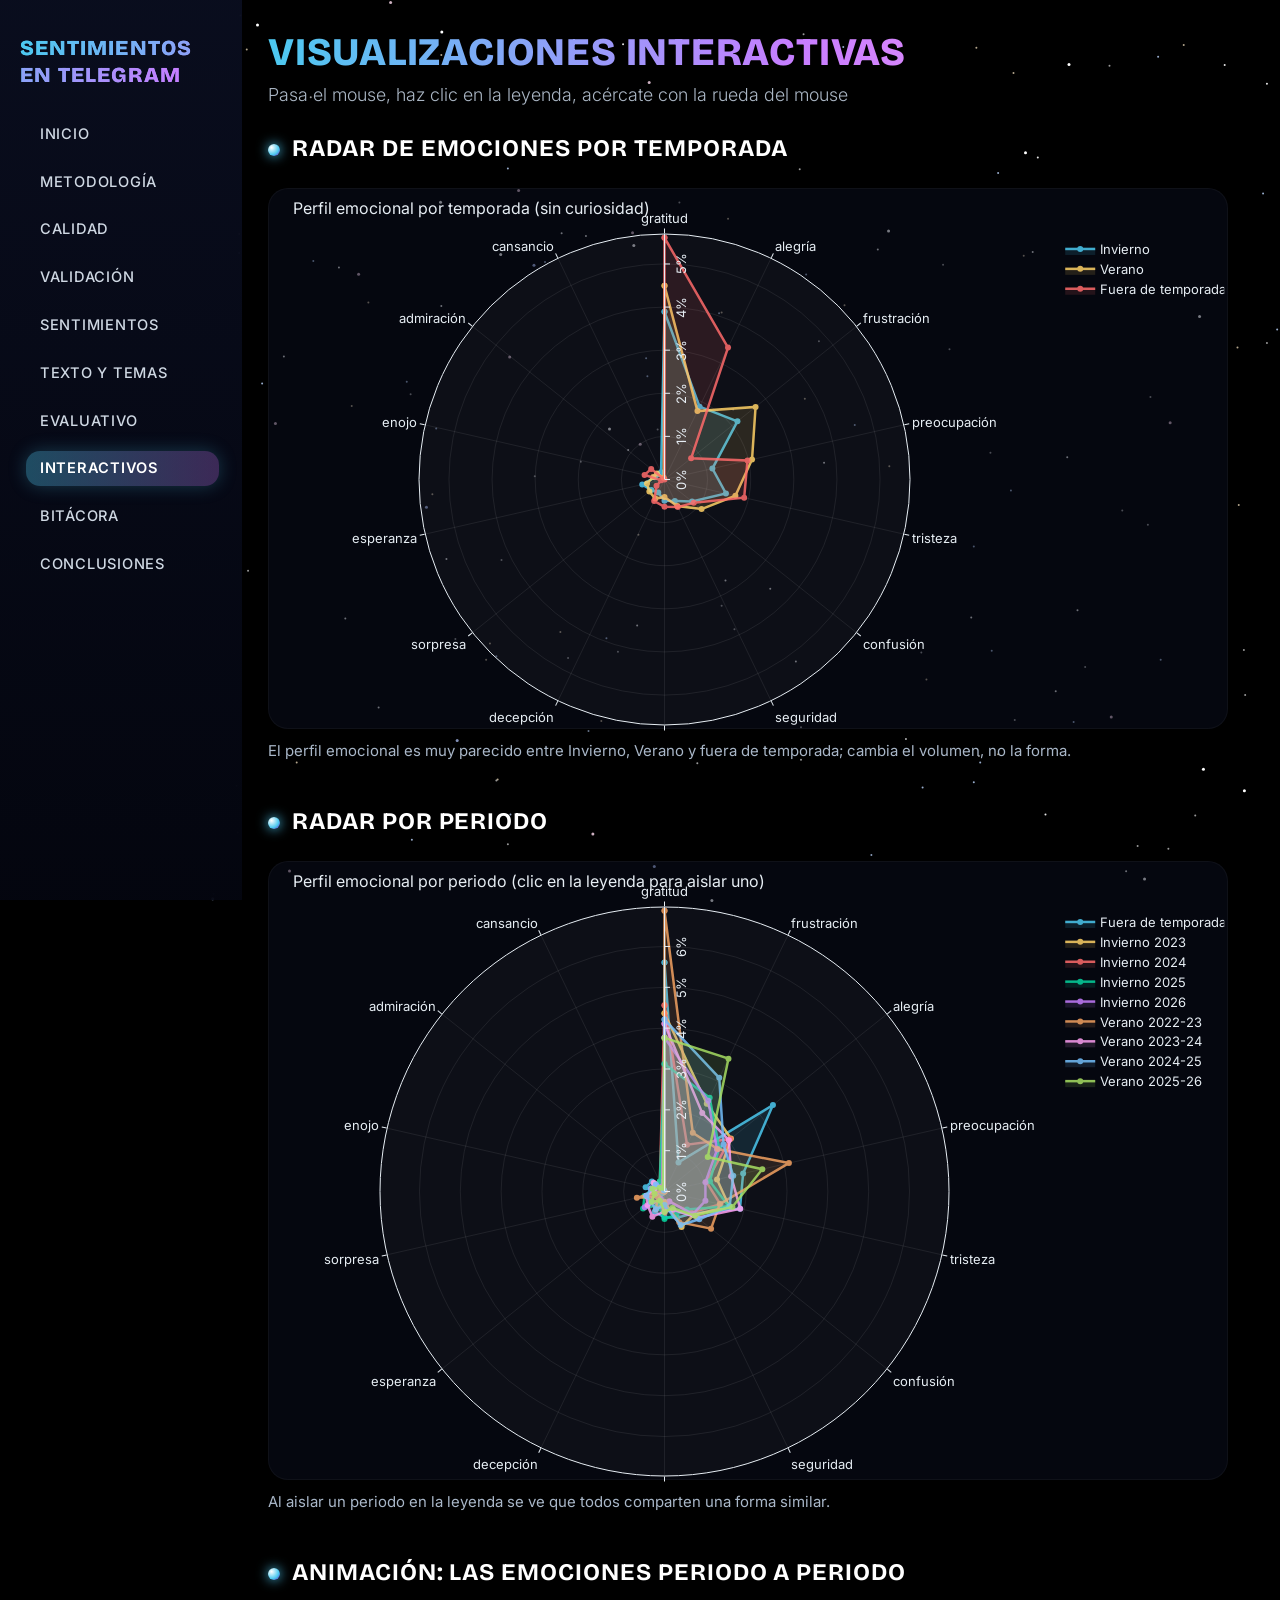
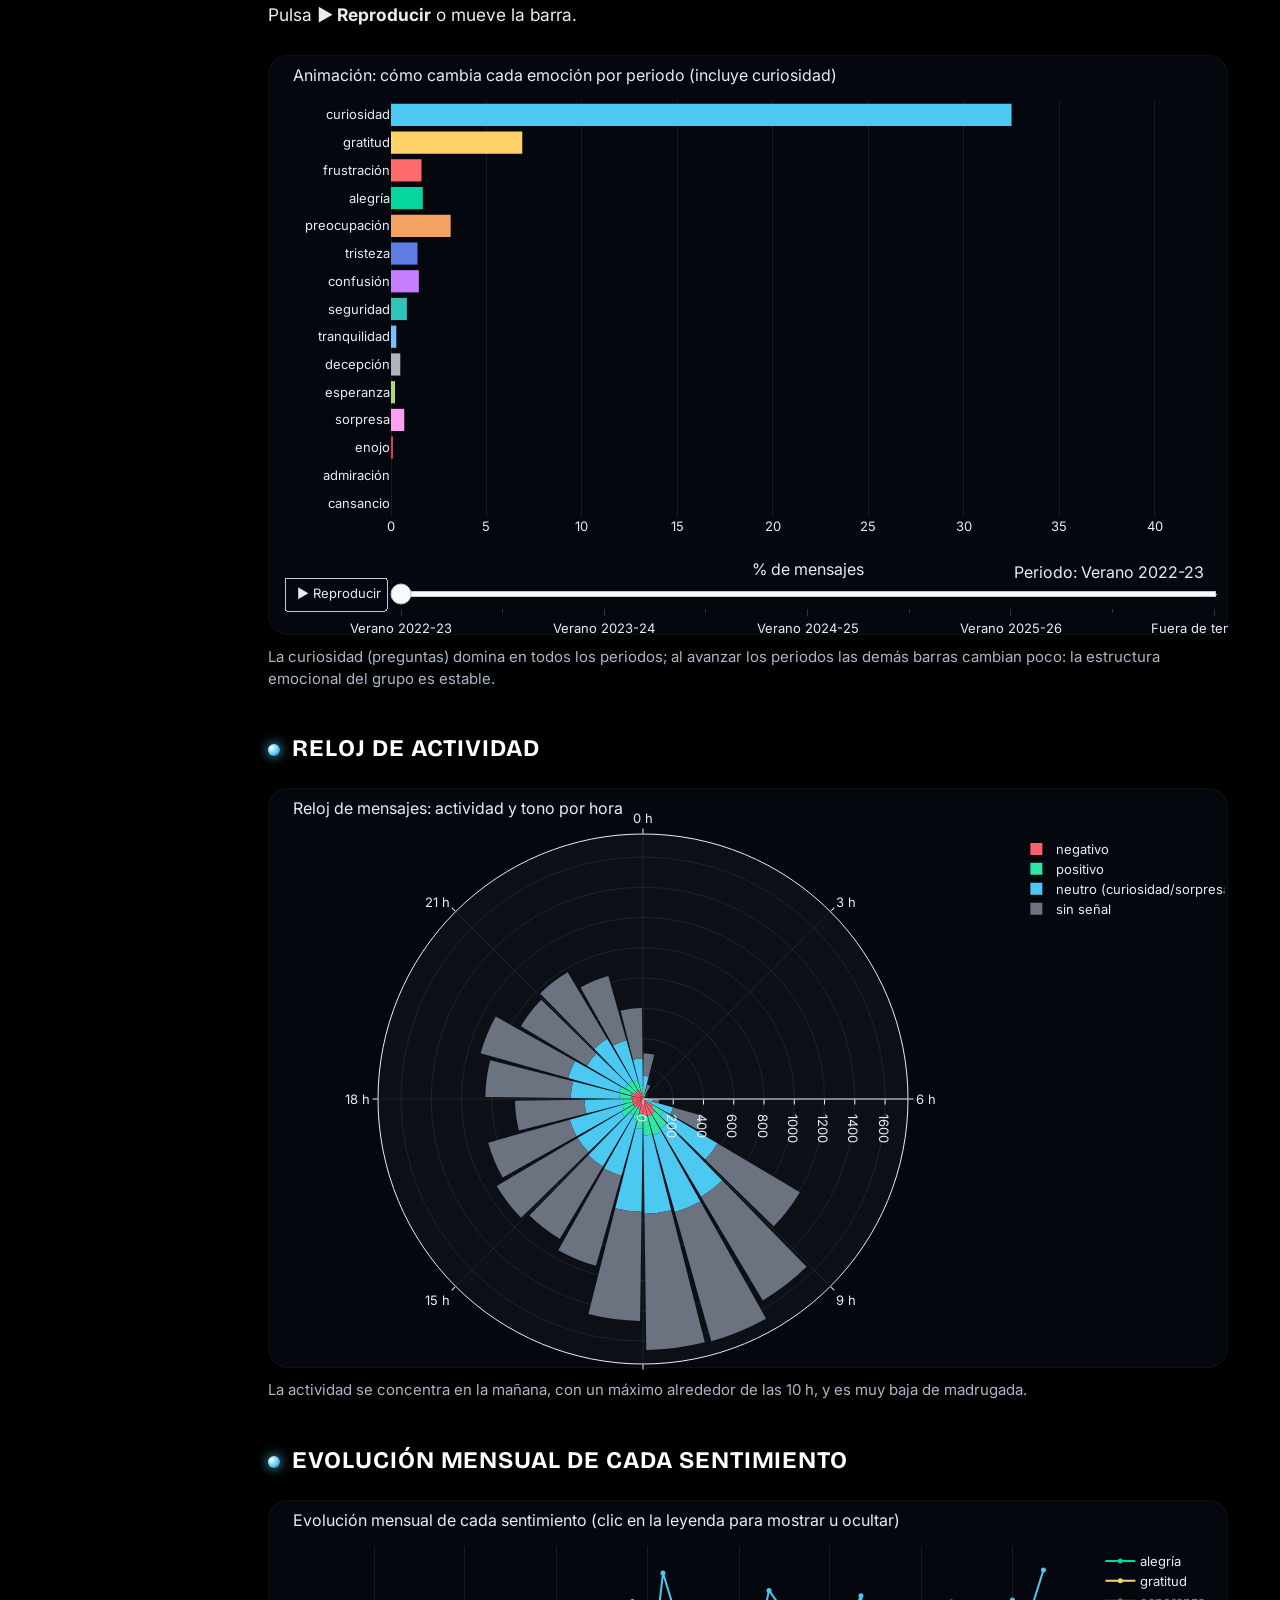
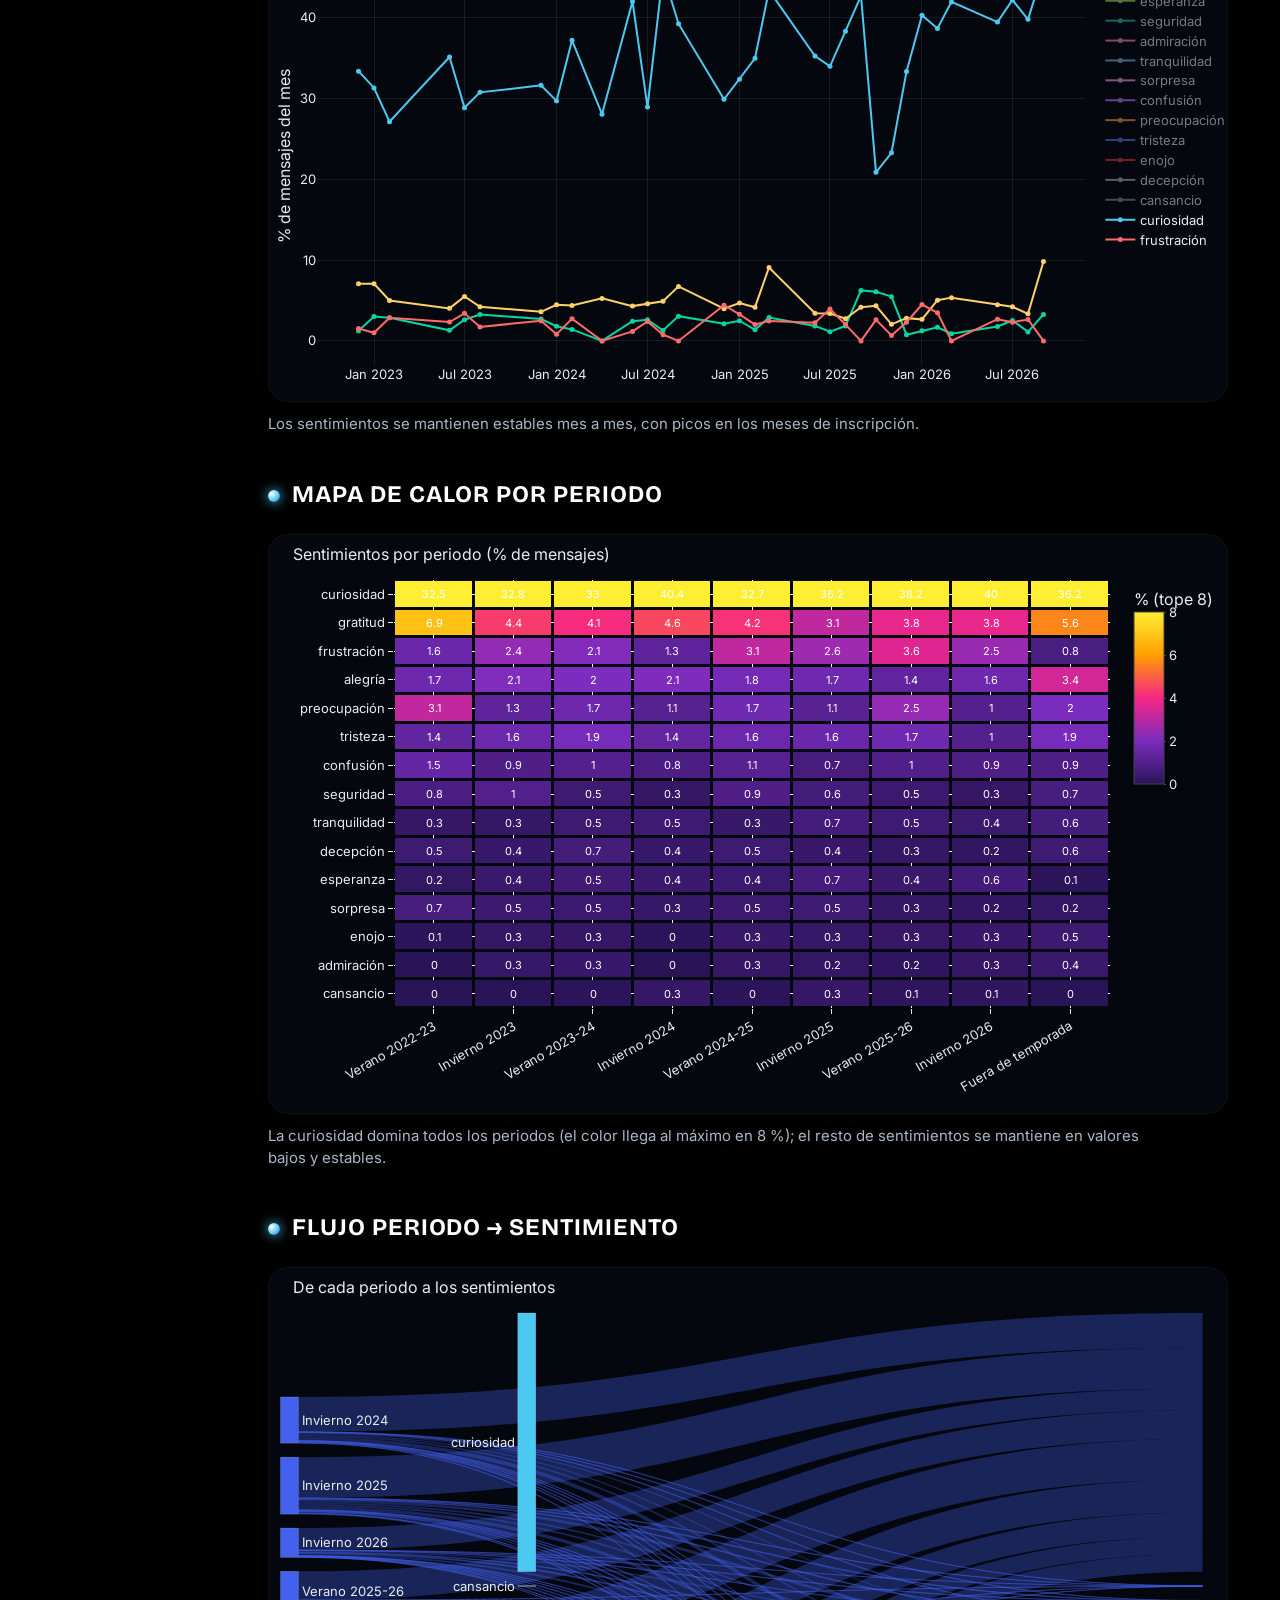
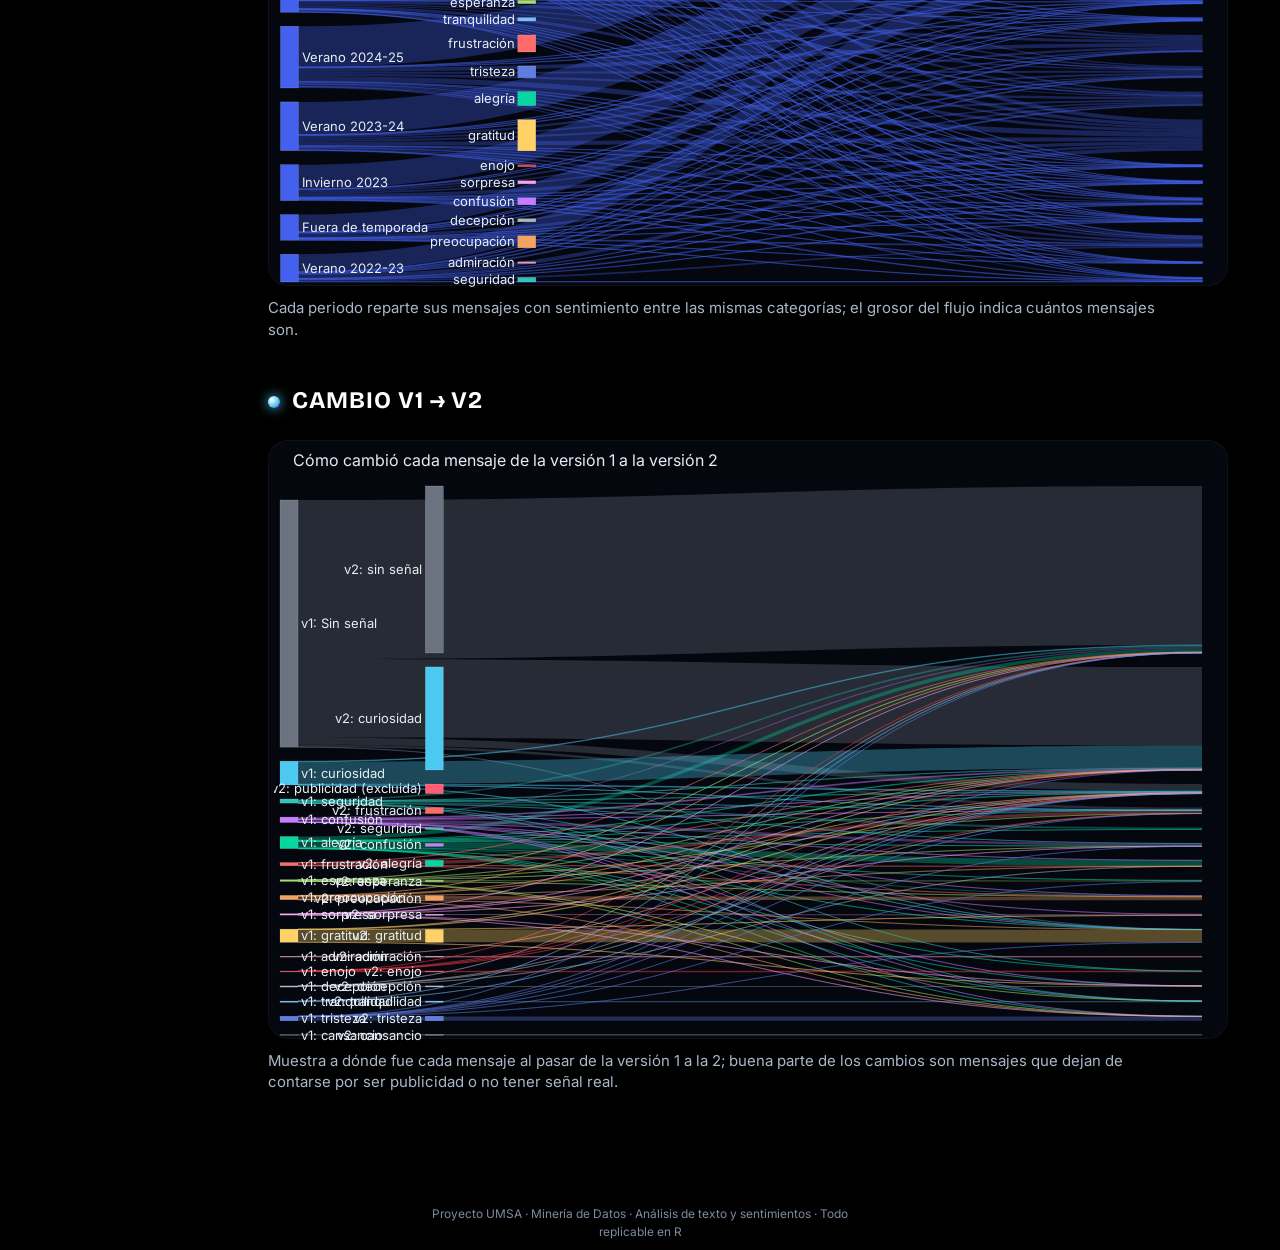
<file: interactivos.html>
<!DOCTYPE html>
<html xmlns="http://www.w3.org/1999/xhtml" lang="en" xml:lang="en"><head>

<meta charset="utf-8">
<meta name="generator" content="quarto-1.10.18">

<meta name="viewport" content="width=device-width, initial-scale=1.0, user-scalable=yes">


<title>Visualizaciones interactivas – Sentimientos en Telegram</title>
<style>
/* Default styles provided by pandoc.
** See https://pandoc.org/MANUAL.html#variables-for-html for config info.
*/
span.smallcaps{font-variant: small-caps;}
div.columns{display: flex; gap: 1.5em;}
div.column{flex: auto;}
@media screen {
div.columns{gap: min(4vw, 1.5em);}
div.column{overflow-x: auto;}
}
div.hanging-indent{margin-left: 1.5em; text-indent: -1.5em;}
ul.task-list{list-style: none;}
ul.task-list li input[type="checkbox"] {
  width: 0.8em;
  margin: 0 0.8em 0.2em -1em; /* quarto-specific, see https://github.com/quarto-dev/quarto-cli/issues/4556 */ 
  vertical-align: middle;
}
</style>


<script src="site_libs/quarto-nav/quarto-nav.js"></script>
<script src="site_libs/quarto-nav/headroom.min.js"></script>
<script src="site_libs/clipboard/clipboard.min.js"></script>
<script src="site_libs/quarto-search/autocomplete.umd.js"></script>
<script src="site_libs/quarto-search/fuse.min.js"></script>
<script src="site_libs/quarto-search/quarto-search.js"></script>
<meta name="quarto:offset" content="./">
<script src="site_libs/quarto-html/quarto.js" type="module"></script>
<script src="site_libs/quarto-html/tabsets/tabsets.js" type="module"></script>
<script src="site_libs/quarto-html/popper.min.js"></script>
<script src="site_libs/quarto-html/tippy.umd.min.js"></script>
<script src="site_libs/quarto-html/anchor.min.js"></script>
<link href="site_libs/quarto-html/tippy.css" rel="stylesheet">
<link href="site_libs/quarto-html/quarto-syntax-highlighting-dark-b85bc7c33db8c58e0ec93c3465666fed.css" rel="stylesheet" id="quarto-text-highlighting-styles">
<script src="site_libs/bootstrap/bootstrap.min.js"></script>
<link href="site_libs/bootstrap/bootstrap-icons.css" rel="stylesheet">
<link href="site_libs/bootstrap/bootstrap-5462337d800d4acce2c3aed5f684d181.min.css" rel="stylesheet" append-hash="true" id="quarto-bootstrap" data-mode="dark">
<script id="quarto-search-options" type="application/json">{
  "location": "sidebar",
  "copy-button": false,
  "collapse-after": 3,
  "panel-placement": "start",
  "type": "textbox",
  "limit": 50,
  "keyboard-shortcut": [
    "f",
    "/",
    "s"
  ],
  "show-item-context": false,
  "language": {
    "search-no-results-text": "No results",
    "search-matching-documents-text": "matching documents",
    "search-copy-link-title": "Copy link to search",
    "search-hide-matches-text": "Hide additional matches",
    "search-more-match-text": "more match in this document",
    "search-more-matches-text": "more matches in this document",
    "search-clear-button-title": "Clear",
    "search-text-placeholder": "",
    "search-detached-cancel-button-title": "Cancel",
    "search-submit-button-title": "Submit",
    "search-label": "Search"
  }
}</script>
<style>html{ scroll-behavior: smooth; }</style>
<script src="site_libs/htmlwidgets-1.6.4/htmlwidgets.js"></script>

<script src="site_libs/plotly-binding-4.12.1/plotly.js"></script>

<script src="site_libs/typedarray-0.1/typedarray.min.js"></script>

<script src="site_libs/jquery-3.5.1/jquery.min.js"></script>

<link href="site_libs/crosstalk-1.2.2/css/crosstalk.min.css" rel="stylesheet">

<script src="site_libs/crosstalk-1.2.2/js/crosstalk.min.js"></script>

<link href="site_libs/plotly-htmlwidgets-css-2.25.2/plotly-htmlwidgets.css" rel="stylesheet">

<script src="site_libs/plotly-main-2.25.2/plotly-latest.min.js"></script>



<link rel="stylesheet" href="styles.css">
</head>

<body class="nav-sidebar docked fullcontent quarto-light">

<div id="quarto-search-results"></div>
  <header id="quarto-header" class="headroom fixed-top">
  <nav class="quarto-secondary-nav">
    <div class="container-fluid d-flex">
      <button type="button" class="quarto-btn-toggle btn" data-bs-toggle="collapse" role="button" data-bs-target=".quarto-sidebar-collapse-item" aria-controls="quarto-sidebar" aria-expanded="false" aria-label="Toggle sidebar navigation" onclick="if (window.quartoToggleHeadroom) { window.quartoToggleHeadroom(); }">
        <i class="bi bi-layout-text-sidebar-reverse"></i>
      </button>
        <nav class="quarto-page-breadcrumbs" aria-label="breadcrumb"><ol class="breadcrumb"><li class="breadcrumb-item"><a href="./interactivos.html">Interactivos</a></li></ol></nav>
        <a class="flex-grow-1" role="navigation" data-bs-toggle="collapse" data-bs-target=".quarto-sidebar-collapse-item" aria-controls="quarto-sidebar" aria-expanded="false" aria-label="Toggle sidebar navigation" onclick="if (window.quartoToggleHeadroom) { window.quartoToggleHeadroom(); }">      
        </a>
    </div>
  </nav>
</header>
<!-- content -->
<div id="quarto-content" class="quarto-container page-columns page-rows-contents page-layout-article">
<!-- sidebar -->
  <nav id="quarto-sidebar" class="sidebar collapse collapse-horizontal quarto-sidebar-collapse-item sidebar-navigation docked overflow-auto">
    <div class="pt-lg-2 mt-2 text-left sidebar-header">
    <div class="sidebar-title mb-0 py-0">
      <a href="./">Sentimientos en Telegram</a> 
    </div>
      </div>
    <div class="sidebar-menu-container"> 
    <ul class="list-unstyled mt-1">
        <li class="sidebar-item">
  <div class="sidebar-item-container"> 
  <a href="./index.html" class="sidebar-item-text sidebar-link">
 <span class="menu-text">Inicio</span></a>
  </div>
</li>
        <li class="sidebar-item">
  <div class="sidebar-item-container"> 
  <a href="./metodologia.html" class="sidebar-item-text sidebar-link">
 <span class="menu-text">Metodología</span></a>
  </div>
</li>
        <li class="sidebar-item">
  <div class="sidebar-item-container"> 
  <a href="./calidad.html" class="sidebar-item-text sidebar-link">
 <span class="menu-text">Calidad</span></a>
  </div>
</li>
        <li class="sidebar-item">
  <div class="sidebar-item-container"> 
  <a href="./validacion.html" class="sidebar-item-text sidebar-link">
 <span class="menu-text">Validación</span></a>
  </div>
</li>
        <li class="sidebar-item">
  <div class="sidebar-item-container"> 
  <a href="./sentimientos.html" class="sidebar-item-text sidebar-link">
 <span class="menu-text">Sentimientos</span></a>
  </div>
</li>
        <li class="sidebar-item">
  <div class="sidebar-item-container"> 
  <a href="./texto.html" class="sidebar-item-text sidebar-link">
 <span class="menu-text">Texto y temas</span></a>
  </div>
</li>
        <li class="sidebar-item">
  <div class="sidebar-item-container"> 
  <a href="./evaluativo.html" class="sidebar-item-text sidebar-link">
 <span class="menu-text">Evaluativo</span></a>
  </div>
</li>
        <li class="sidebar-item">
  <div class="sidebar-item-container"> 
  <a href="./interactivos.html" class="sidebar-item-text sidebar-link active">
 <span class="menu-text">Interactivos</span></a>
  </div>
</li>
        <li class="sidebar-item">
  <div class="sidebar-item-container"> 
  <a href="./bitacora.html" class="sidebar-item-text sidebar-link">
 <span class="menu-text">Bitácora</span></a>
  </div>
</li>
        <li class="sidebar-item">
  <div class="sidebar-item-container"> 
  <a href="./conclusiones.html" class="sidebar-item-text sidebar-link">
 <span class="menu-text">Conclusiones</span></a>
  </div>
</li>
    </ul>
    </div>
</nav>
<div id="quarto-sidebar-glass" class="quarto-sidebar-collapse-item" data-bs-toggle="collapse" data-bs-target=".quarto-sidebar-collapse-item"></div>
<!-- margin-sidebar -->
    
<!-- main -->
<main class="content" id="quarto-document-content">

<header id="title-block-header" class="quarto-title-block default">
<div class="quarto-title">
<h1 class="title">Visualizaciones interactivas</h1>
<p class="subtitle lead">Pasa el mouse, haz clic en la leyenda, acércate con la rueda del mouse</p>
</div>



<div class="quarto-title-meta">

    
  
    
  </div>
  


</header>


<section id="radar-de-emociones-por-temporada" class="level2">
<h2 class="anchored" data-anchor-id="radar-de-emociones-por-temporada">Radar de emociones por temporada</h2>
<div class="cell">
<div class="cell-output-display">
<div id="htmlwidget-4eb8741be85eb046855a" style="width:100%;height:541px;" class="plotly html-widget"></div>
<script type="application/json" data-for="htmlwidget-4eb8741be85eb046855a">{"x":{"visdat":{"fcc36d14446":["function () ","plotlyVisDat"]},"cur_data":"fcc36d14446","attrs":{"fcc36d14446":{"mode":"lines+markers","fill":"toself","alpha_stroke":1,"sizes":[10,100],"spans":[1,20],"type":"scatterpolar"},"fcc36d14446.1":{"mode":"lines+markers","fill":"toself","alpha_stroke":1,"sizes":[10,100],"spans":[1,20],"type":"scatterpolar","r":[3.8904235727440142,1.8761510128913448,2.1639042357274403,1.1395027624309393,1.4617863720073665,0.81721915285451197,0.55248618784530379,0.49493554327808481,0.33379373848987109,0.39134438305709029,0.52946593001841624,0.23020257826887663,0.19567219152854515,0.18416206261510129,3.8904235727440142],"theta":["gratitud","alegría","frustración","preocupación","tristeza","confusión","seguridad","tranquilidad","decepción","sorpresa","esperanza","enojo","admiración","cansancio","gratitud"],"name":"Invierno","opacity":0.84999999999999998,"line":{"color":"#4cc9f0","width":2.5},"marker":{"color":"#4cc9f0"},"fillcolor":"#4cc9f026","hovertemplate":"%{theta}: %{r:.2f} %<extra>%{fullData.name}<\/extra>","inherit":true},"fcc36d14446.2":{"mode":"lines+markers","fill":"toself","alpha_stroke":1,"sizes":[10,100],"spans":[1,20],"type":"scatterpolar","r":[4.4964220869379474,1.7622556872797179,2.7021253871622344,2.0826658122396662,1.6874933247890631,1.1000747623624909,0.68354159991455732,0.40585282494926839,0.49129552493858808,0.44857417494392821,0.41653316244793331,0.26700843746662395,0.2242870874719641,0.042721349994659832,4.4964220869379474],"theta":["gratitud","alegría","frustración","preocupación","tristeza","confusión","seguridad","tranquilidad","decepción","sorpresa","esperanza","enojo","admiración","cansancio","gratitud"],"name":"Verano","opacity":0.84999999999999998,"line":{"color":"#ffd166","width":2.5},"marker":{"color":"#ffd166"},"fillcolor":"#ffd16626","hovertemplate":"%{theta}: %{r:.2f} %<extra>%{fullData.name}<\/extra>","inherit":true},"fcc36d14446.3":{"mode":"lines+markers","fill":"toself","alpha_stroke":1,"sizes":[10,100],"spans":[1,20],"type":"scatterpolar","r":[5.6082148499210112,3.39652448657188,0.78988941548183245,1.9747235387045816,1.8957345971563979,0.86887835703001581,0.7109004739336493,0.63191153238546605,0.55292259083728279,0.23696682464454977,0.078988941548183256,0.47393364928909953,0.39494470774091622,0,5.6082148499210112],"theta":["gratitud","alegría","frustración","preocupación","tristeza","confusión","seguridad","tranquilidad","decepción","sorpresa","esperanza","enojo","admiración","cansancio","gratitud"],"name":"Fuera de temporada","opacity":0.84999999999999998,"line":{"color":"#ff6b6b","width":2.5},"marker":{"color":"#ff6b6b"},"fillcolor":"#ff6b6b26","hovertemplate":"%{theta}: %{r:.2f} %<extra>%{fullData.name}<\/extra>","inherit":true}},"layout":{"margin":{"b":10,"l":10,"t":40,"r":10},"paper_bgcolor":"rgba(0,0,0,0)","plot_bgcolor":"rgba(0,0,0,0)","font":{"color":"#e6edf3","family":"Inter, Segoe UI, sans-serif","size":13},"hoverlabel":{"bgcolor":"#111a2b","bordercolor":"#4cc9f0","font":{"color":"#ffffff"}},"legend":{"font":{"color":"#e6edf3"},"bgcolor":"rgba(0,0,0,0)"},"title":{"text":"Perfil emocional por temporada (sin curiosidad)","x":0.02,"font":{"size":16,"color":"#e6edf3"}},"polar":{"bgcolor":"rgba(255,255,255,0.03)","radialaxis":{"ticksuffix":"%","gridcolor":"rgba(255,255,255,0.08)","color":"#e6edf3","angle":90},"angularaxis":{"categoryarray":["gratitud","alegría","frustración","preocupación","tristeza","confusión","seguridad","tranquilidad","decepción","sorpresa","esperanza","enojo","admiración","cansancio"],"categoryorder":"array","direction":"clockwise","color":"#e6edf3","gridcolor":"rgba(255,255,255,0.08)"}},"hovermode":"closest","showlegend":true},"source":"A","config":{"modeBarButtonsToAdd":["hoverclosest","hovercompare"],"showSendToCloud":false,"displaylogo":false,"responsive":true,"modeBarButtonsToRemove":["lasso2d","select2d","autoScale2d","toggleSpikelines"]},"data":[{"fillcolor":"rgba(31,119,180,0.5)","mode":"lines+markers","fill":"toself","type":"scatterpolar","marker":{"color":"rgba(31,119,180,1)","line":{"color":"rgba(31,119,180,1)"}},"line":{"color":"rgba(31,119,180,1)"},"frame":null},{"fillcolor":"#4cc9f026","mode":"lines+markers","fill":"toself","type":"scatterpolar","r":[3.8904235727440142,1.8761510128913448,2.1639042357274403,1.1395027624309393,1.4617863720073665,0.81721915285451197,0.55248618784530379,0.49493554327808481,0.33379373848987109,0.39134438305709029,0.52946593001841624,0.23020257826887663,0.19567219152854515,0.18416206261510129,3.8904235727440142],"theta":["gratitud","alegría","frustración","preocupación","tristeza","confusión","seguridad","tranquilidad","decepción","sorpresa","esperanza","enojo","admiración","cansancio","gratitud"],"name":"Invierno","opacity":0.84999999999999998,"line":{"color":"#4cc9f0","width":2.5},"marker":{"color":"#4cc9f0","line":{"color":"rgba(255,127,14,1)"}},"hovertemplate":["%{theta}: %{r:.2f} %<extra>%{fullData.name}<\/extra>","%{theta}: %{r:.2f} %<extra>%{fullData.name}<\/extra>","%{theta}: %{r:.2f} %<extra>%{fullData.name}<\/extra>","%{theta}: %{r:.2f} %<extra>%{fullData.name}<\/extra>","%{theta}: %{r:.2f} %<extra>%{fullData.name}<\/extra>","%{theta}: %{r:.2f} %<extra>%{fullData.name}<\/extra>","%{theta}: %{r:.2f} %<extra>%{fullData.name}<\/extra>","%{theta}: %{r:.2f} %<extra>%{fullData.name}<\/extra>","%{theta}: %{r:.2f} %<extra>%{fullData.name}<\/extra>","%{theta}: %{r:.2f} %<extra>%{fullData.name}<\/extra>","%{theta}: %{r:.2f} %<extra>%{fullData.name}<\/extra>","%{theta}: %{r:.2f} %<extra>%{fullData.name}<\/extra>","%{theta}: %{r:.2f} %<extra>%{fullData.name}<\/extra>","%{theta}: %{r:.2f} %<extra>%{fullData.name}<\/extra>","%{theta}: %{r:.2f} %<extra>%{fullData.name}<\/extra>"],"frame":null},{"fillcolor":"#ffd16626","mode":"lines+markers","fill":"toself","type":"scatterpolar","r":[4.4964220869379474,1.7622556872797179,2.7021253871622344,2.0826658122396662,1.6874933247890631,1.1000747623624909,0.68354159991455732,0.40585282494926839,0.49129552493858808,0.44857417494392821,0.41653316244793331,0.26700843746662395,0.2242870874719641,0.042721349994659832,4.4964220869379474],"theta":["gratitud","alegría","frustración","preocupación","tristeza","confusión","seguridad","tranquilidad","decepción","sorpresa","esperanza","enojo","admiración","cansancio","gratitud"],"name":"Verano","opacity":0.84999999999999998,"line":{"color":"#ffd166","width":2.5},"marker":{"color":"#ffd166","line":{"color":"rgba(44,160,44,1)"}},"hovertemplate":["%{theta}: %{r:.2f} %<extra>%{fullData.name}<\/extra>","%{theta}: %{r:.2f} %<extra>%{fullData.name}<\/extra>","%{theta}: %{r:.2f} %<extra>%{fullData.name}<\/extra>","%{theta}: %{r:.2f} %<extra>%{fullData.name}<\/extra>","%{theta}: %{r:.2f} %<extra>%{fullData.name}<\/extra>","%{theta}: %{r:.2f} %<extra>%{fullData.name}<\/extra>","%{theta}: %{r:.2f} %<extra>%{fullData.name}<\/extra>","%{theta}: %{r:.2f} %<extra>%{fullData.name}<\/extra>","%{theta}: %{r:.2f} %<extra>%{fullData.name}<\/extra>","%{theta}: %{r:.2f} %<extra>%{fullData.name}<\/extra>","%{theta}: %{r:.2f} %<extra>%{fullData.name}<\/extra>","%{theta}: %{r:.2f} %<extra>%{fullData.name}<\/extra>","%{theta}: %{r:.2f} %<extra>%{fullData.name}<\/extra>","%{theta}: %{r:.2f} %<extra>%{fullData.name}<\/extra>","%{theta}: %{r:.2f} %<extra>%{fullData.name}<\/extra>"],"frame":null},{"fillcolor":"#ff6b6b26","mode":"lines+markers","fill":"toself","type":"scatterpolar","r":[5.6082148499210112,3.39652448657188,0.78988941548183245,1.9747235387045816,1.8957345971563979,0.86887835703001581,0.7109004739336493,0.63191153238546605,0.55292259083728279,0.23696682464454977,0.078988941548183256,0.47393364928909953,0.39494470774091622,0,5.6082148499210112],"theta":["gratitud","alegría","frustración","preocupación","tristeza","confusión","seguridad","tranquilidad","decepción","sorpresa","esperanza","enojo","admiración","cansancio","gratitud"],"name":"Fuera de temporada","opacity":0.84999999999999998,"line":{"color":"#ff6b6b","width":2.5},"marker":{"color":"#ff6b6b","line":{"color":"rgba(214,39,40,1)"}},"hovertemplate":["%{theta}: %{r:.2f} %<extra>%{fullData.name}<\/extra>","%{theta}: %{r:.2f} %<extra>%{fullData.name}<\/extra>","%{theta}: %{r:.2f} %<extra>%{fullData.name}<\/extra>","%{theta}: %{r:.2f} %<extra>%{fullData.name}<\/extra>","%{theta}: %{r:.2f} %<extra>%{fullData.name}<\/extra>","%{theta}: %{r:.2f} %<extra>%{fullData.name}<\/extra>","%{theta}: %{r:.2f} %<extra>%{fullData.name}<\/extra>","%{theta}: %{r:.2f} %<extra>%{fullData.name}<\/extra>","%{theta}: %{r:.2f} %<extra>%{fullData.name}<\/extra>","%{theta}: %{r:.2f} %<extra>%{fullData.name}<\/extra>","%{theta}: %{r:.2f} %<extra>%{fullData.name}<\/extra>","%{theta}: %{r:.2f} %<extra>%{fullData.name}<\/extra>","%{theta}: %{r:.2f} %<extra>%{fullData.name}<\/extra>","%{theta}: %{r:.2f} %<extra>%{fullData.name}<\/extra>","%{theta}: %{r:.2f} %<extra>%{fullData.name}<\/extra>"],"frame":null}],"highlight":{"on":"plotly_click","persistent":false,"dynamic":false,"selectize":false,"opacityDim":0.20000000000000001,"selected":{"opacity":1},"debounce":0},"shinyEvents":["plotly_hover","plotly_click","plotly_selected","plotly_relayout","plotly_brushed","plotly_brushing","plotly_clickannotation","plotly_doubleclick","plotly_deselect","plotly_afterplot","plotly_sunburstclick"],"base_url":"https://plot.ly"},"evals":[],"jsHooks":[]}</script>
</div>
</div>
<p class="interp">
El perfil emocional es muy parecido entre Invierno, Verano y fuera de temporada; cambia el volumen, no la forma.
</p>
</section>
<section id="radar-por-periodo" class="level2">
<h2 class="anchored" data-anchor-id="radar-por-periodo">Radar por periodo</h2>
<div class="cell">
<div class="cell-output-display">
<div id="htmlwidget-d6e553ecb8c8c8f233c2" style="width:100%;height:619px;" class="plotly html-widget"></div>
<script type="application/json" data-for="htmlwidget-d6e553ecb8c8c8f233c2">{"x":{"visdat":{"fcc5c661e19":["function () ","plotlyVisDat"]},"cur_data":"fcc5c661e19","attrs":{"fcc5c661e19":{"mode":"lines+markers","fill":"toself","alpha_stroke":1,"sizes":[10,100],"spans":[1,20],"type":"scatterpolar"},"fcc5c661e19.1":{"mode":"lines+markers","fill":"toself","alpha_stroke":1,"sizes":[10,100],"spans":[1,20],"type":"scatterpolar","r":[5.6082148499210112,0.78988941548183245,3.39652448657188,1.9747235387045816,1.8957345971563979,0.86887835703001581,0.7109004739336493,0.63191153238546605,0.55292259083728279,0.078988941548183256,0.23696682464454977,0.47393364928909953,0.39494470774091622,0,5.6082148499210112],"theta":["gratitud","frustración","alegría","preocupación","tristeza","confusión","seguridad","tranquilidad","decepción","esperanza","sorpresa","enojo","admiración","cansancio","gratitud"],"name":"Fuera de temporada","opacity":0.84999999999999998,"line":{"color":"#4cc9f0","width":2.5},"marker":{"color":"#4cc9f0"},"fillcolor":"#4cc9f026","hovertemplate":"%{theta}: %{r:.2f} %<extra>%{fullData.name}<\/extra>","inherit":true},"fcc5c661e19.2":{"mode":"lines+markers","fill":"toself","alpha_stroke":1,"sizes":[10,100],"spans":[1,20],"type":"scatterpolar","r":[4.3676993397663786,2.3869984763839511,2.0822752666328088,1.3204672422549515,1.6251904520060942,0.91416962925342815,0.96495683087861861,0.25393600812595224,0.35551041137633316,0.40629761300152351,0.45708481462671408,0.25393600812595224,0.30472320975114275,0,4.3676993397663786],"theta":["gratitud","frustración","alegría","preocupación","tristeza","confusión","seguridad","tranquilidad","decepción","esperanza","sorpresa","enojo","admiración","cansancio","gratitud"],"name":"Invierno 2023","opacity":0.84999999999999998,"line":{"color":"#ffd166","width":2.5},"marker":{"color":"#ffd166"},"fillcolor":"#ffd16626","hovertemplate":"%{theta}: %{r:.2f} %<extra>%{fullData.name}<\/extra>","inherit":true},"fcc5c661e19.3":{"mode":"lines+markers","fill":"toself","alpha_stroke":1,"sizes":[10,100],"spans":[1,20],"type":"scatterpolar","r":[4.5614035087719298,1.2719298245614037,2.0614035087719298,1.0526315789473684,1.4035087719298245,0.83333333333333337,0.26315789473684209,0.52631578947368418,0.35087719298245612,0.39473684210526322,0.30701754385964913,0.043859649122807008,0,0.26315789473684209,4.5614035087719298],"theta":["gratitud","frustración","alegría","preocupación","tristeza","confusión","seguridad","tranquilidad","decepción","esperanza","sorpresa","enojo","admiración","cansancio","gratitud"],"name":"Invierno 2024","opacity":0.84999999999999998,"line":{"color":"#ff6b6b","width":2.5},"marker":{"color":"#ff6b6b"},"fillcolor":"#ff6b6b26","hovertemplate":"%{theta}: %{r:.2f} %<extra>%{fullData.name}<\/extra>","inherit":true},"fcc5c661e19.4":{"mode":"lines+markers","fill":"toself","alpha_stroke":1,"sizes":[10,100],"spans":[1,20],"type":"scatterpolar","r":[3.1208053691275168,2.5503355704697985,1.7114093959731544,1.1409395973154359,1.6107382550335572,0.70469798657718119,0.63758389261744963,0.67114093959731547,0.36912751677852351,0.67114093959731547,0.50335570469798652,0.30201342281879195,0.2348993288590604,0.26845637583892618,3.1208053691275168],"theta":["gratitud","frustración","alegría","preocupación","tristeza","confusión","seguridad","tranquilidad","decepción","esperanza","sorpresa","enojo","admiración","cansancio","gratitud"],"name":"Invierno 2025","opacity":0.84999999999999998,"line":{"color":"#06d6a0","width":2.5},"marker":{"color":"#06d6a0"},"fillcolor":"#06d6a026","hovertemplate":"%{theta}: %{r:.2f} %<extra>%{fullData.name}<\/extra>","inherit":true},"fcc5c661e19.5":{"mode":"lines+markers","fill":"toself","alpha_stroke":1,"sizes":[10,100],"spans":[1,20],"type":"scatterpolar","r":[3.7697052775873887,2.4674434544208359,1.644962302947224,1.0281014393420151,1.0281014393420151,0.89102124742974653,0.27416038382453739,0.411240575736806,0.205620287868403,0.61686086360520898,0.205620287868403,0.3427004797806717,0.27416038382453739,0.1370801919122687,3.7697052775873887],"theta":["gratitud","frustración","alegría","preocupación","tristeza","confusión","seguridad","tranquilidad","decepción","esperanza","sorpresa","enojo","admiración","cansancio","gratitud"],"name":"Invierno 2026","opacity":0.84999999999999998,"line":{"color":"#c77dff","width":2.5},"marker":{"color":"#c77dff"},"fillcolor":"#c77dff26","hovertemplate":"%{theta}: %{r:.2f} %<extra>%{fullData.name}<\/extra>","inherit":true},"fcc5c661e19.6":{"mode":"lines+markers","fill":"toself","alpha_stroke":1,"sizes":[10,100],"spans":[1,20],"type":"scatterpolar","r":[6.8750000000000009,1.5972222222222221,1.6666666666666667,3.125,1.3888888888888888,1.4583333333333333,0.83333333333333337,0.27777777777777779,0.4861111111111111,0.20833333333333337,0.69444444444444442,0.069444444444444448,0,0,6.8750000000000009],"theta":["gratitud","frustración","alegría","preocupación","tristeza","confusión","seguridad","tranquilidad","decepción","esperanza","sorpresa","enojo","admiración","cansancio","gratitud"],"name":"Verano 2022-23","opacity":0.84999999999999998,"line":{"color":"#f4a261","width":2.5},"marker":{"color":"#f4a261"},"fillcolor":"#f4a26126","hovertemplate":"%{theta}: %{r:.2f} %<extra>%{fullData.name}<\/extra>","inherit":true},"fcc5c661e19.7":{"mode":"lines+markers","fill":"toself","alpha_stroke":1,"sizes":[10,100],"spans":[1,20],"type":"scatterpolar","r":[4.10958904109589,2.1308980213089801,2.016742770167427,1.6742770167427701,1.9025875190258752,1.0273972602739725,0.49467275494672752,0.49467275494672752,0.68493150684931503,0.53272450532724502,0.45662100456621002,0.26636225266362251,0.34246575342465752,0.038051750380517502,4.10958904109589],"theta":["gratitud","frustración","alegría","preocupación","tristeza","confusión","seguridad","tranquilidad","decepción","esperanza","sorpresa","enojo","admiración","cansancio","gratitud"],"name":"Verano 2023-24","opacity":0.84999999999999998,"line":{"color":"#ff9ff3","width":2.5},"marker":{"color":"#ff9ff3"},"fillcolor":"#ff9ff326","hovertemplate":"%{theta}: %{r:.2f} %<extra>%{fullData.name}<\/extra>","inherit":true},"fcc5c661e19.8":{"mode":"lines+markers","fill":"toself","alpha_stroke":1,"sizes":[10,100],"spans":[1,20],"type":"scatterpolar","r":[4.2108451984247193,3.0899727355346864,1.847924871251136,1.7267494698576189,1.6358679188124812,1.0905786125416539,0.90881551045137843,0.33323235383217209,0.48470160557406849,0.42411390487730988,0.4544077552256891,0.33323235383217209,0.27264465313541353,0.030293850348379271,4.2108451984247193],"theta":["gratitud","frustración","alegría","preocupación","tristeza","confusión","seguridad","tranquilidad","decepción","esperanza","sorpresa","enojo","admiración","cansancio","gratitud"],"name":"Verano 2024-25","opacity":0.84999999999999998,"line":{"color":"#74c0fc","width":2.5},"marker":{"color":"#74c0fc"},"fillcolor":"#74c0fc26","hovertemplate":"%{theta}: %{r:.2f} %<extra>%{fullData.name}<\/extra>","inherit":true},"fcc5c661e19.9":{"mode":"lines+markers","fill":"toself","alpha_stroke":1,"sizes":[10,100],"spans":[1,20],"type":"scatterpolar","r":[3.7612838515546638,3.6108324974924777,1.3540621865596789,2.4573721163490472,1.7051153460381143,0.95285857572718158,0.45135406218655971,0.50150451354062187,0.25075225677031093,0.4012036108324975,0.25075225677031093,0.30090270812437309,0.15045135406218654,0.10030090270812438,3.7612838515546638],"theta":["gratitud","frustración","alegría","preocupación","tristeza","confusión","seguridad","tranquilidad","decepción","esperanza","sorpresa","enojo","admiración","cansancio","gratitud"],"name":"Verano 2025-26","opacity":0.84999999999999998,"line":{"color":"#a8e063","width":2.5},"marker":{"color":"#a8e063"},"fillcolor":"#a8e06326","hovertemplate":"%{theta}: %{r:.2f} %<extra>%{fullData.name}<\/extra>","inherit":true}},"layout":{"margin":{"b":10,"l":10,"t":40,"r":10},"paper_bgcolor":"rgba(0,0,0,0)","plot_bgcolor":"rgba(0,0,0,0)","font":{"color":"#e6edf3","family":"Inter, Segoe UI, sans-serif","size":13},"hoverlabel":{"bgcolor":"#111a2b","bordercolor":"#4cc9f0","font":{"color":"#ffffff"}},"legend":{"font":{"color":"#e6edf3"},"bgcolor":"rgba(0,0,0,0)"},"title":{"text":"Perfil emocional por periodo (clic en la leyenda para aislar uno)","x":0.02,"font":{"size":16,"color":"#e6edf3"}},"polar":{"bgcolor":"rgba(255,255,255,0.03)","radialaxis":{"ticksuffix":"%","gridcolor":"rgba(255,255,255,0.08)","color":"#e6edf3","angle":90},"angularaxis":{"categoryarray":["gratitud","frustración","alegría","preocupación","tristeza","confusión","seguridad","tranquilidad","decepción","esperanza","sorpresa","enojo","admiración","cansancio"],"categoryorder":"array","direction":"clockwise","color":"#e6edf3","gridcolor":"rgba(255,255,255,0.08)"}},"hovermode":"closest","showlegend":true},"source":"A","config":{"modeBarButtonsToAdd":["hoverclosest","hovercompare"],"showSendToCloud":false,"displaylogo":false,"responsive":true,"modeBarButtonsToRemove":["lasso2d","select2d","autoScale2d","toggleSpikelines"]},"data":[{"fillcolor":"rgba(31,119,180,0.5)","mode":"lines+markers","fill":"toself","type":"scatterpolar","marker":{"color":"rgba(31,119,180,1)","line":{"color":"rgba(31,119,180,1)"}},"line":{"color":"rgba(31,119,180,1)"},"frame":null},{"fillcolor":"#4cc9f026","mode":"lines+markers","fill":"toself","type":"scatterpolar","r":[5.6082148499210112,0.78988941548183245,3.39652448657188,1.9747235387045816,1.8957345971563979,0.86887835703001581,0.7109004739336493,0.63191153238546605,0.55292259083728279,0.078988941548183256,0.23696682464454977,0.47393364928909953,0.39494470774091622,0,5.6082148499210112],"theta":["gratitud","frustración","alegría","preocupación","tristeza","confusión","seguridad","tranquilidad","decepción","esperanza","sorpresa","enojo","admiración","cansancio","gratitud"],"name":"Fuera de temporada","opacity":0.84999999999999998,"line":{"color":"#4cc9f0","width":2.5},"marker":{"color":"#4cc9f0","line":{"color":"rgba(255,127,14,1)"}},"hovertemplate":["%{theta}: %{r:.2f} %<extra>%{fullData.name}<\/extra>","%{theta}: %{r:.2f} %<extra>%{fullData.name}<\/extra>","%{theta}: %{r:.2f} %<extra>%{fullData.name}<\/extra>","%{theta}: %{r:.2f} %<extra>%{fullData.name}<\/extra>","%{theta}: %{r:.2f} %<extra>%{fullData.name}<\/extra>","%{theta}: %{r:.2f} %<extra>%{fullData.name}<\/extra>","%{theta}: %{r:.2f} %<extra>%{fullData.name}<\/extra>","%{theta}: %{r:.2f} %<extra>%{fullData.name}<\/extra>","%{theta}: %{r:.2f} %<extra>%{fullData.name}<\/extra>","%{theta}: %{r:.2f} %<extra>%{fullData.name}<\/extra>","%{theta}: %{r:.2f} %<extra>%{fullData.name}<\/extra>","%{theta}: %{r:.2f} %<extra>%{fullData.name}<\/extra>","%{theta}: %{r:.2f} %<extra>%{fullData.name}<\/extra>","%{theta}: %{r:.2f} %<extra>%{fullData.name}<\/extra>","%{theta}: %{r:.2f} %<extra>%{fullData.name}<\/extra>"],"frame":null},{"fillcolor":"#ffd16626","mode":"lines+markers","fill":"toself","type":"scatterpolar","r":[4.3676993397663786,2.3869984763839511,2.0822752666328088,1.3204672422549515,1.6251904520060942,0.91416962925342815,0.96495683087861861,0.25393600812595224,0.35551041137633316,0.40629761300152351,0.45708481462671408,0.25393600812595224,0.30472320975114275,0,4.3676993397663786],"theta":["gratitud","frustración","alegría","preocupación","tristeza","confusión","seguridad","tranquilidad","decepción","esperanza","sorpresa","enojo","admiración","cansancio","gratitud"],"name":"Invierno 2023","opacity":0.84999999999999998,"line":{"color":"#ffd166","width":2.5},"marker":{"color":"#ffd166","line":{"color":"rgba(44,160,44,1)"}},"hovertemplate":["%{theta}: %{r:.2f} %<extra>%{fullData.name}<\/extra>","%{theta}: %{r:.2f} %<extra>%{fullData.name}<\/extra>","%{theta}: %{r:.2f} %<extra>%{fullData.name}<\/extra>","%{theta}: %{r:.2f} %<extra>%{fullData.name}<\/extra>","%{theta}: %{r:.2f} %<extra>%{fullData.name}<\/extra>","%{theta}: %{r:.2f} %<extra>%{fullData.name}<\/extra>","%{theta}: %{r:.2f} %<extra>%{fullData.name}<\/extra>","%{theta}: %{r:.2f} %<extra>%{fullData.name}<\/extra>","%{theta}: %{r:.2f} %<extra>%{fullData.name}<\/extra>","%{theta}: %{r:.2f} %<extra>%{fullData.name}<\/extra>","%{theta}: %{r:.2f} %<extra>%{fullData.name}<\/extra>","%{theta}: %{r:.2f} %<extra>%{fullData.name}<\/extra>","%{theta}: %{r:.2f} %<extra>%{fullData.name}<\/extra>","%{theta}: %{r:.2f} %<extra>%{fullData.name}<\/extra>","%{theta}: %{r:.2f} %<extra>%{fullData.name}<\/extra>"],"frame":null},{"fillcolor":"#ff6b6b26","mode":"lines+markers","fill":"toself","type":"scatterpolar","r":[4.5614035087719298,1.2719298245614037,2.0614035087719298,1.0526315789473684,1.4035087719298245,0.83333333333333337,0.26315789473684209,0.52631578947368418,0.35087719298245612,0.39473684210526322,0.30701754385964913,0.043859649122807008,0,0.26315789473684209,4.5614035087719298],"theta":["gratitud","frustración","alegría","preocupación","tristeza","confusión","seguridad","tranquilidad","decepción","esperanza","sorpresa","enojo","admiración","cansancio","gratitud"],"name":"Invierno 2024","opacity":0.84999999999999998,"line":{"color":"#ff6b6b","width":2.5},"marker":{"color":"#ff6b6b","line":{"color":"rgba(214,39,40,1)"}},"hovertemplate":["%{theta}: %{r:.2f} %<extra>%{fullData.name}<\/extra>","%{theta}: %{r:.2f} %<extra>%{fullData.name}<\/extra>","%{theta}: %{r:.2f} %<extra>%{fullData.name}<\/extra>","%{theta}: %{r:.2f} %<extra>%{fullData.name}<\/extra>","%{theta}: %{r:.2f} %<extra>%{fullData.name}<\/extra>","%{theta}: %{r:.2f} %<extra>%{fullData.name}<\/extra>","%{theta}: %{r:.2f} %<extra>%{fullData.name}<\/extra>","%{theta}: %{r:.2f} %<extra>%{fullData.name}<\/extra>","%{theta}: %{r:.2f} %<extra>%{fullData.name}<\/extra>","%{theta}: %{r:.2f} %<extra>%{fullData.name}<\/extra>","%{theta}: %{r:.2f} %<extra>%{fullData.name}<\/extra>","%{theta}: %{r:.2f} %<extra>%{fullData.name}<\/extra>","%{theta}: %{r:.2f} %<extra>%{fullData.name}<\/extra>","%{theta}: %{r:.2f} %<extra>%{fullData.name}<\/extra>","%{theta}: %{r:.2f} %<extra>%{fullData.name}<\/extra>"],"frame":null},{"fillcolor":"#06d6a026","mode":"lines+markers","fill":"toself","type":"scatterpolar","r":[3.1208053691275168,2.5503355704697985,1.7114093959731544,1.1409395973154359,1.6107382550335572,0.70469798657718119,0.63758389261744963,0.67114093959731547,0.36912751677852351,0.67114093959731547,0.50335570469798652,0.30201342281879195,0.2348993288590604,0.26845637583892618,3.1208053691275168],"theta":["gratitud","frustración","alegría","preocupación","tristeza","confusión","seguridad","tranquilidad","decepción","esperanza","sorpresa","enojo","admiración","cansancio","gratitud"],"name":"Invierno 2025","opacity":0.84999999999999998,"line":{"color":"#06d6a0","width":2.5},"marker":{"color":"#06d6a0","line":{"color":"rgba(148,103,189,1)"}},"hovertemplate":["%{theta}: %{r:.2f} %<extra>%{fullData.name}<\/extra>","%{theta}: %{r:.2f} %<extra>%{fullData.name}<\/extra>","%{theta}: %{r:.2f} %<extra>%{fullData.name}<\/extra>","%{theta}: %{r:.2f} %<extra>%{fullData.name}<\/extra>","%{theta}: %{r:.2f} %<extra>%{fullData.name}<\/extra>","%{theta}: %{r:.2f} %<extra>%{fullData.name}<\/extra>","%{theta}: %{r:.2f} %<extra>%{fullData.name}<\/extra>","%{theta}: %{r:.2f} %<extra>%{fullData.name}<\/extra>","%{theta}: %{r:.2f} %<extra>%{fullData.name}<\/extra>","%{theta}: %{r:.2f} %<extra>%{fullData.name}<\/extra>","%{theta}: %{r:.2f} %<extra>%{fullData.name}<\/extra>","%{theta}: %{r:.2f} %<extra>%{fullData.name}<\/extra>","%{theta}: %{r:.2f} %<extra>%{fullData.name}<\/extra>","%{theta}: %{r:.2f} %<extra>%{fullData.name}<\/extra>","%{theta}: %{r:.2f} %<extra>%{fullData.name}<\/extra>"],"frame":null},{"fillcolor":"#c77dff26","mode":"lines+markers","fill":"toself","type":"scatterpolar","r":[3.7697052775873887,2.4674434544208359,1.644962302947224,1.0281014393420151,1.0281014393420151,0.89102124742974653,0.27416038382453739,0.411240575736806,0.205620287868403,0.61686086360520898,0.205620287868403,0.3427004797806717,0.27416038382453739,0.1370801919122687,3.7697052775873887],"theta":["gratitud","frustración","alegría","preocupación","tristeza","confusión","seguridad","tranquilidad","decepción","esperanza","sorpresa","enojo","admiración","cansancio","gratitud"],"name":"Invierno 2026","opacity":0.84999999999999998,"line":{"color":"#c77dff","width":2.5},"marker":{"color":"#c77dff","line":{"color":"rgba(140,86,75,1)"}},"hovertemplate":["%{theta}: %{r:.2f} %<extra>%{fullData.name}<\/extra>","%{theta}: %{r:.2f} %<extra>%{fullData.name}<\/extra>","%{theta}: %{r:.2f} %<extra>%{fullData.name}<\/extra>","%{theta}: %{r:.2f} %<extra>%{fullData.name}<\/extra>","%{theta}: %{r:.2f} %<extra>%{fullData.name}<\/extra>","%{theta}: %{r:.2f} %<extra>%{fullData.name}<\/extra>","%{theta}: %{r:.2f} %<extra>%{fullData.name}<\/extra>","%{theta}: %{r:.2f} %<extra>%{fullData.name}<\/extra>","%{theta}: %{r:.2f} %<extra>%{fullData.name}<\/extra>","%{theta}: %{r:.2f} %<extra>%{fullData.name}<\/extra>","%{theta}: %{r:.2f} %<extra>%{fullData.name}<\/extra>","%{theta}: %{r:.2f} %<extra>%{fullData.name}<\/extra>","%{theta}: %{r:.2f} %<extra>%{fullData.name}<\/extra>","%{theta}: %{r:.2f} %<extra>%{fullData.name}<\/extra>","%{theta}: %{r:.2f} %<extra>%{fullData.name}<\/extra>"],"frame":null},{"fillcolor":"#f4a26126","mode":"lines+markers","fill":"toself","type":"scatterpolar","r":[6.8750000000000009,1.5972222222222221,1.6666666666666667,3.125,1.3888888888888888,1.4583333333333333,0.83333333333333337,0.27777777777777779,0.4861111111111111,0.20833333333333337,0.69444444444444442,0.069444444444444448,0,0,6.8750000000000009],"theta":["gratitud","frustración","alegría","preocupación","tristeza","confusión","seguridad","tranquilidad","decepción","esperanza","sorpresa","enojo","admiración","cansancio","gratitud"],"name":"Verano 2022-23","opacity":0.84999999999999998,"line":{"color":"#f4a261","width":2.5},"marker":{"color":"#f4a261","line":{"color":"rgba(227,119,194,1)"}},"hovertemplate":["%{theta}: %{r:.2f} %<extra>%{fullData.name}<\/extra>","%{theta}: %{r:.2f} %<extra>%{fullData.name}<\/extra>","%{theta}: %{r:.2f} %<extra>%{fullData.name}<\/extra>","%{theta}: %{r:.2f} %<extra>%{fullData.name}<\/extra>","%{theta}: %{r:.2f} %<extra>%{fullData.name}<\/extra>","%{theta}: %{r:.2f} %<extra>%{fullData.name}<\/extra>","%{theta}: %{r:.2f} %<extra>%{fullData.name}<\/extra>","%{theta}: %{r:.2f} %<extra>%{fullData.name}<\/extra>","%{theta}: %{r:.2f} %<extra>%{fullData.name}<\/extra>","%{theta}: %{r:.2f} %<extra>%{fullData.name}<\/extra>","%{theta}: %{r:.2f} %<extra>%{fullData.name}<\/extra>","%{theta}: %{r:.2f} %<extra>%{fullData.name}<\/extra>","%{theta}: %{r:.2f} %<extra>%{fullData.name}<\/extra>","%{theta}: %{r:.2f} %<extra>%{fullData.name}<\/extra>","%{theta}: %{r:.2f} %<extra>%{fullData.name}<\/extra>"],"frame":null},{"fillcolor":"#ff9ff326","mode":"lines+markers","fill":"toself","type":"scatterpolar","r":[4.10958904109589,2.1308980213089801,2.016742770167427,1.6742770167427701,1.9025875190258752,1.0273972602739725,0.49467275494672752,0.49467275494672752,0.68493150684931503,0.53272450532724502,0.45662100456621002,0.26636225266362251,0.34246575342465752,0.038051750380517502,4.10958904109589],"theta":["gratitud","frustración","alegría","preocupación","tristeza","confusión","seguridad","tranquilidad","decepción","esperanza","sorpresa","enojo","admiración","cansancio","gratitud"],"name":"Verano 2023-24","opacity":0.84999999999999998,"line":{"color":"#ff9ff3","width":2.5},"marker":{"color":"#ff9ff3","line":{"color":"rgba(127,127,127,1)"}},"hovertemplate":["%{theta}: %{r:.2f} %<extra>%{fullData.name}<\/extra>","%{theta}: %{r:.2f} %<extra>%{fullData.name}<\/extra>","%{theta}: %{r:.2f} %<extra>%{fullData.name}<\/extra>","%{theta}: %{r:.2f} %<extra>%{fullData.name}<\/extra>","%{theta}: %{r:.2f} %<extra>%{fullData.name}<\/extra>","%{theta}: %{r:.2f} %<extra>%{fullData.name}<\/extra>","%{theta}: %{r:.2f} %<extra>%{fullData.name}<\/extra>","%{theta}: %{r:.2f} %<extra>%{fullData.name}<\/extra>","%{theta}: %{r:.2f} %<extra>%{fullData.name}<\/extra>","%{theta}: %{r:.2f} %<extra>%{fullData.name}<\/extra>","%{theta}: %{r:.2f} %<extra>%{fullData.name}<\/extra>","%{theta}: %{r:.2f} %<extra>%{fullData.name}<\/extra>","%{theta}: %{r:.2f} %<extra>%{fullData.name}<\/extra>","%{theta}: %{r:.2f} %<extra>%{fullData.name}<\/extra>","%{theta}: %{r:.2f} %<extra>%{fullData.name}<\/extra>"],"frame":null},{"fillcolor":"#74c0fc26","mode":"lines+markers","fill":"toself","type":"scatterpolar","r":[4.2108451984247193,3.0899727355346864,1.847924871251136,1.7267494698576189,1.6358679188124812,1.0905786125416539,0.90881551045137843,0.33323235383217209,0.48470160557406849,0.42411390487730988,0.4544077552256891,0.33323235383217209,0.27264465313541353,0.030293850348379271,4.2108451984247193],"theta":["gratitud","frustración","alegría","preocupación","tristeza","confusión","seguridad","tranquilidad","decepción","esperanza","sorpresa","enojo","admiración","cansancio","gratitud"],"name":"Verano 2024-25","opacity":0.84999999999999998,"line":{"color":"#74c0fc","width":2.5},"marker":{"color":"#74c0fc","line":{"color":"rgba(188,189,34,1)"}},"hovertemplate":["%{theta}: %{r:.2f} %<extra>%{fullData.name}<\/extra>","%{theta}: %{r:.2f} %<extra>%{fullData.name}<\/extra>","%{theta}: %{r:.2f} %<extra>%{fullData.name}<\/extra>","%{theta}: %{r:.2f} %<extra>%{fullData.name}<\/extra>","%{theta}: %{r:.2f} %<extra>%{fullData.name}<\/extra>","%{theta}: %{r:.2f} %<extra>%{fullData.name}<\/extra>","%{theta}: %{r:.2f} %<extra>%{fullData.name}<\/extra>","%{theta}: %{r:.2f} %<extra>%{fullData.name}<\/extra>","%{theta}: %{r:.2f} %<extra>%{fullData.name}<\/extra>","%{theta}: %{r:.2f} %<extra>%{fullData.name}<\/extra>","%{theta}: %{r:.2f} %<extra>%{fullData.name}<\/extra>","%{theta}: %{r:.2f} %<extra>%{fullData.name}<\/extra>","%{theta}: %{r:.2f} %<extra>%{fullData.name}<\/extra>","%{theta}: %{r:.2f} %<extra>%{fullData.name}<\/extra>","%{theta}: %{r:.2f} %<extra>%{fullData.name}<\/extra>"],"frame":null},{"fillcolor":"#a8e06326","mode":"lines+markers","fill":"toself","type":"scatterpolar","r":[3.7612838515546638,3.6108324974924777,1.3540621865596789,2.4573721163490472,1.7051153460381143,0.95285857572718158,0.45135406218655971,0.50150451354062187,0.25075225677031093,0.4012036108324975,0.25075225677031093,0.30090270812437309,0.15045135406218654,0.10030090270812438,3.7612838515546638],"theta":["gratitud","frustración","alegría","preocupación","tristeza","confusión","seguridad","tranquilidad","decepción","esperanza","sorpresa","enojo","admiración","cansancio","gratitud"],"name":"Verano 2025-26","opacity":0.84999999999999998,"line":{"color":"#a8e063","width":2.5},"marker":{"color":"#a8e063","line":{"color":"rgba(23,190,207,1)"}},"hovertemplate":["%{theta}: %{r:.2f} %<extra>%{fullData.name}<\/extra>","%{theta}: %{r:.2f} %<extra>%{fullData.name}<\/extra>","%{theta}: %{r:.2f} %<extra>%{fullData.name}<\/extra>","%{theta}: %{r:.2f} %<extra>%{fullData.name}<\/extra>","%{theta}: %{r:.2f} %<extra>%{fullData.name}<\/extra>","%{theta}: %{r:.2f} %<extra>%{fullData.name}<\/extra>","%{theta}: %{r:.2f} %<extra>%{fullData.name}<\/extra>","%{theta}: %{r:.2f} %<extra>%{fullData.name}<\/extra>","%{theta}: %{r:.2f} %<extra>%{fullData.name}<\/extra>","%{theta}: %{r:.2f} %<extra>%{fullData.name}<\/extra>","%{theta}: %{r:.2f} %<extra>%{fullData.name}<\/extra>","%{theta}: %{r:.2f} %<extra>%{fullData.name}<\/extra>","%{theta}: %{r:.2f} %<extra>%{fullData.name}<\/extra>","%{theta}: %{r:.2f} %<extra>%{fullData.name}<\/extra>","%{theta}: %{r:.2f} %<extra>%{fullData.name}<\/extra>"],"frame":null}],"highlight":{"on":"plotly_click","persistent":false,"dynamic":false,"selectize":false,"opacityDim":0.20000000000000001,"selected":{"opacity":1},"debounce":0},"shinyEvents":["plotly_hover","plotly_click","plotly_selected","plotly_relayout","plotly_brushed","plotly_brushing","plotly_clickannotation","plotly_doubleclick","plotly_deselect","plotly_afterplot","plotly_sunburstclick"],"base_url":"https://plot.ly"},"evals":[],"jsHooks":[]}</script>
</div>
</div>
<p class="interp">
Al aislar un periodo en la leyenda se ve que todos comparten una forma similar.
</p>
</section>
<section id="animación-las-emociones-periodo-a-periodo" class="level2">
<h2 class="anchored" data-anchor-id="animación-las-emociones-periodo-a-periodo">Animación: las emociones periodo a periodo</h2>
<p>Pulsa <strong>▶ Reproducir</strong> o mueve la barra.</p>
<div class="cell">
<div class="cell-output-display">
<div id="htmlwidget-cb19a31bd0c82e36b028" style="width:100%;height:580px;" class="plotly html-widget"></div>
<script type="application/json" data-for="htmlwidget-cb19a31bd0c82e36b028">{"x":{"visdat":{"fcc4d09662b":["function () ","plotlyVisDat"]},"cur_data":"fcc4d09662b","attrs":{"fcc4d09662b":{"y":{},"x":{},"orientation":"h","marker":{"color":["#f78fb3","#06d6a0","#868e96","#c77dff","#4cc9f0","#adb5bd","#e63946","#a8e063","#ff6b6b","#ffd166","#f4a261","#2ec4b6","#ff9ff3","#74c0fc","#5e7ce2","#f78fb3","#06d6a0","#868e96","#c77dff","#4cc9f0","#adb5bd","#e63946","#a8e063","#ff6b6b","#ffd166","#f4a261","#2ec4b6","#ff9ff3","#74c0fc","#5e7ce2","#f78fb3","#06d6a0","#868e96","#c77dff","#4cc9f0","#adb5bd","#e63946","#a8e063","#ff6b6b","#ffd166","#f4a261","#2ec4b6","#ff9ff3","#74c0fc","#5e7ce2","#f78fb3","#06d6a0","#868e96","#c77dff","#4cc9f0","#adb5bd","#e63946","#a8e063","#ff6b6b","#ffd166","#f4a261","#2ec4b6","#ff9ff3","#74c0fc","#5e7ce2","#f78fb3","#06d6a0","#868e96","#c77dff","#4cc9f0","#adb5bd","#e63946","#a8e063","#ff6b6b","#ffd166","#f4a261","#2ec4b6","#ff9ff3","#74c0fc","#5e7ce2","#f78fb3","#06d6a0","#868e96","#c77dff","#4cc9f0","#adb5bd","#e63946","#a8e063","#ff6b6b","#ffd166","#f4a261","#2ec4b6","#ff9ff3","#74c0fc","#5e7ce2","#f78fb3","#06d6a0","#868e96","#c77dff","#4cc9f0","#adb5bd","#e63946","#a8e063","#ff6b6b","#ffd166","#f4a261","#2ec4b6","#ff9ff3","#74c0fc","#5e7ce2","#f78fb3","#06d6a0","#868e96","#c77dff","#4cc9f0","#adb5bd","#e63946","#a8e063","#ff6b6b","#ffd166","#f4a261","#2ec4b6","#ff9ff3","#74c0fc","#5e7ce2","#f78fb3","#06d6a0","#868e96","#c77dff","#4cc9f0","#adb5bd","#e63946","#a8e063","#ff6b6b","#ffd166","#f4a261","#2ec4b6","#ff9ff3","#74c0fc","#5e7ce2"]},"hovertemplate":"%{y}: %{x:.2f} % de los mensajes<extra><\/extra>","frame":{},"alpha_stroke":1,"sizes":[10,100],"spans":[1,20],"type":"bar"}},"layout":{"margin":{"b":10,"l":10,"t":40,"r":10},"paper_bgcolor":"rgba(0,0,0,0)","plot_bgcolor":"rgba(0,0,0,0)","font":{"color":"#e6edf3","family":"Inter, Segoe UI, sans-serif","size":13},"hoverlabel":{"bgcolor":"#111a2b","bordercolor":"#4cc9f0","font":{"color":"#ffffff"}},"legend":{"font":{"color":"#e6edf3"},"bgcolor":"rgba(0,0,0,0)"},"title":{"text":"Animación: cómo cambia cada emoción por periodo (incluye curiosidad)","x":0.02,"font":{"size":16,"color":"#e6edf3"}},"xaxis":{"domain":[0,1],"automargin":true,"title":"% de mensajes","gridcolor":"rgba(255,255,255,0.08)","zerolinecolor":"rgba(255,255,255,0.08)","color":"#e6edf3","range":[0,43.626315789473686]},"yaxis":{"domain":[0,1],"automargin":true,"title":"","color":"#e6edf3","type":"category","categoryorder":"array","categoryarray":["cansancio","admiración","enojo","sorpresa","esperanza","decepción","tranquilidad","seguridad","confusión","tristeza","preocupación","alegría","frustración","gratitud","curiosidad"]},"hovermode":"closest","showlegend":false,"sliders":[{"currentvalue":{"prefix":"Periodo: ","xanchor":"right","font":{"size":16,"color":"#e6edf3"}},"steps":[{"method":"animate","args":[["Verano 2022-23"],{"transition":{"duration":500,"easing":"linear"},"frame":{"duration":900,"redraw":true},"mode":"immediate"}],"label":"Verano 2022-23","value":"Verano 2022-23"},{"method":"animate","args":[["Invierno 2023"],{"transition":{"duration":500,"easing":"linear"},"frame":{"duration":900,"redraw":true},"mode":"immediate"}],"label":"Invierno 2023","value":"Invierno 2023"},{"method":"animate","args":[["Verano 2023-24"],{"transition":{"duration":500,"easing":"linear"},"frame":{"duration":900,"redraw":true},"mode":"immediate"}],"label":"Verano 2023-24","value":"Verano 2023-24"},{"method":"animate","args":[["Invierno 2024"],{"transition":{"duration":500,"easing":"linear"},"frame":{"duration":900,"redraw":true},"mode":"immediate"}],"label":"Invierno 2024","value":"Invierno 2024"},{"method":"animate","args":[["Verano 2024-25"],{"transition":{"duration":500,"easing":"linear"},"frame":{"duration":900,"redraw":true},"mode":"immediate"}],"label":"Verano 2024-25","value":"Verano 2024-25"},{"method":"animate","args":[["Invierno 2025"],{"transition":{"duration":500,"easing":"linear"},"frame":{"duration":900,"redraw":true},"mode":"immediate"}],"label":"Invierno 2025","value":"Invierno 2025"},{"method":"animate","args":[["Verano 2025-26"],{"transition":{"duration":500,"easing":"linear"},"frame":{"duration":900,"redraw":true},"mode":"immediate"}],"label":"Verano 2025-26","value":"Verano 2025-26"},{"method":"animate","args":[["Invierno 2026"],{"transition":{"duration":500,"easing":"linear"},"frame":{"duration":900,"redraw":true},"mode":"immediate"}],"label":"Invierno 2026","value":"Invierno 2026"},{"method":"animate","args":[["Fuera de temporada"],{"transition":{"duration":500,"easing":"linear"},"frame":{"duration":900,"redraw":true},"mode":"immediate"}],"label":"Fuera de temporada","value":"Fuera de temporada"}],"visible":true,"pad":{"t":40}}],"updatemenus":[{"type":"buttons","direction":"right","showactive":false,"y":0,"x":0,"yanchor":"top","xanchor":"right","pad":{"t":60,"r":5},"buttons":[{"label":"▶ Reproducir","method":"animate","args":[null,{"fromcurrent":true,"mode":"immediate","transition":{"duration":500,"easing":"linear"},"frame":{"duration":900,"redraw":true}}]}]}]},"source":"A","config":{"modeBarButtonsToAdd":["hoverclosest","hovercompare"],"showSendToCloud":false,"displaylogo":false,"responsive":true,"modeBarButtonsToRemove":["lasso2d","select2d","autoScale2d","toggleSpikelines"]},"data":[{"y":["admiración","alegría","cansancio","confusión","curiosidad","decepción","enojo","esperanza","frustración","gratitud","preocupación","seguridad","sorpresa","tranquilidad","tristeza"],"x":[0,1.6666666666666667,0,1.4583333333333333,32.5,0.4861111111111111,0.069444444444444448,0.20833333333333337,1.5972222222222221,6.8750000000000009,3.125,0.83333333333333337,0.69444444444444442,0.27777777777777779,1.3888888888888888],"orientation":"h","marker":{"color":["#f78fb3","#06d6a0","#868e96","#c77dff","#4cc9f0","#adb5bd","#e63946","#a8e063","#ff6b6b","#ffd166","#f4a261","#2ec4b6","#ff9ff3","#74c0fc","#5e7ce2"],"line":{"color":"rgba(31,119,180,1)"}},"hovertemplate":["%{y}: %{x:.2f} % de los mensajes<extra><\/extra>","%{y}: %{x:.2f} % de los mensajes<extra><\/extra>","%{y}: %{x:.2f} % de los mensajes<extra><\/extra>","%{y}: %{x:.2f} % de los mensajes<extra><\/extra>","%{y}: %{x:.2f} % de los mensajes<extra><\/extra>","%{y}: %{x:.2f} % de los mensajes<extra><\/extra>","%{y}: %{x:.2f} % de los mensajes<extra><\/extra>","%{y}: %{x:.2f} % de los mensajes<extra><\/extra>","%{y}: %{x:.2f} % de los mensajes<extra><\/extra>","%{y}: %{x:.2f} % de los mensajes<extra><\/extra>","%{y}: %{x:.2f} % de los mensajes<extra><\/extra>","%{y}: %{x:.2f} % de los mensajes<extra><\/extra>","%{y}: %{x:.2f} % de los mensajes<extra><\/extra>","%{y}: %{x:.2f} % de los mensajes<extra><\/extra>","%{y}: %{x:.2f} % de los mensajes<extra><\/extra>"],"frame":"Verano 2022-23","type":"bar","error_y":{"color":"rgba(31,119,180,1)"},"error_x":{"color":"rgba(31,119,180,1)"},"xaxis":"x","yaxis":"y","visible":true}],"highlight":{"on":"plotly_click","persistent":false,"dynamic":false,"selectize":false,"opacityDim":0.20000000000000001,"selected":{"opacity":1},"debounce":0},"frames":[{"name":"Verano 2022-23","data":[{"y":["admiración","alegría","cansancio","confusión","curiosidad","decepción","enojo","esperanza","frustración","gratitud","preocupación","seguridad","sorpresa","tranquilidad","tristeza"],"x":[0,1.6666666666666667,0,1.4583333333333333,32.5,0.4861111111111111,0.069444444444444448,0.20833333333333337,1.5972222222222221,6.8750000000000009,3.125,0.83333333333333337,0.69444444444444442,0.27777777777777779,1.3888888888888888],"orientation":"h","marker":{"color":["#f78fb3","#06d6a0","#868e96","#c77dff","#4cc9f0","#adb5bd","#e63946","#a8e063","#ff6b6b","#ffd166","#f4a261","#2ec4b6","#ff9ff3","#74c0fc","#5e7ce2"],"line":{"color":"rgba(31,119,180,1)"}},"hovertemplate":["%{y}: %{x:.2f} % de los mensajes<extra><\/extra>","%{y}: %{x:.2f} % de los mensajes<extra><\/extra>","%{y}: %{x:.2f} % de los mensajes<extra><\/extra>","%{y}: %{x:.2f} % de los mensajes<extra><\/extra>","%{y}: %{x:.2f} % de los mensajes<extra><\/extra>","%{y}: %{x:.2f} % de los mensajes<extra><\/extra>","%{y}: %{x:.2f} % de los mensajes<extra><\/extra>","%{y}: %{x:.2f} % de los mensajes<extra><\/extra>","%{y}: %{x:.2f} % de los mensajes<extra><\/extra>","%{y}: %{x:.2f} % de los mensajes<extra><\/extra>","%{y}: %{x:.2f} % de los mensajes<extra><\/extra>","%{y}: %{x:.2f} % de los mensajes<extra><\/extra>","%{y}: %{x:.2f} % de los mensajes<extra><\/extra>","%{y}: %{x:.2f} % de los mensajes<extra><\/extra>","%{y}: %{x:.2f} % de los mensajes<extra><\/extra>"],"frame":"Verano 2022-23","type":"bar","error_y":{"color":"rgba(31,119,180,1)"},"error_x":{"color":"rgba(31,119,180,1)"},"xaxis":"x","yaxis":"y","visible":true}],"traces":[0]},{"name":"Invierno 2023","data":[{"y":["admiración","alegría","cansancio","confusión","curiosidad","decepción","enojo","esperanza","frustración","gratitud","preocupación","seguridad","sorpresa","tranquilidad","tristeza"],"x":[0.30472320975114275,2.0822752666328088,0,0.91416962925342815,32.757745048247841,0.35551041137633316,0.25393600812595224,0.40629761300152351,2.3869984763839511,4.3676993397663786,1.3204672422549515,0.96495683087861861,0.45708481462671408,0.25393600812595224,1.6251904520060942],"orientation":"h","marker":{"color":["#f78fb3","#06d6a0","#868e96","#c77dff","#4cc9f0","#adb5bd","#e63946","#a8e063","#ff6b6b","#ffd166","#f4a261","#2ec4b6","#ff9ff3","#74c0fc","#5e7ce2"],"line":{"color":"rgba(31,119,180,1)"}},"hovertemplate":["%{y}: %{x:.2f} % de los mensajes<extra><\/extra>","%{y}: %{x:.2f} % de los mensajes<extra><\/extra>","%{y}: %{x:.2f} % de los mensajes<extra><\/extra>","%{y}: %{x:.2f} % de los mensajes<extra><\/extra>","%{y}: %{x:.2f} % de los mensajes<extra><\/extra>","%{y}: %{x:.2f} % de los mensajes<extra><\/extra>","%{y}: %{x:.2f} % de los mensajes<extra><\/extra>","%{y}: %{x:.2f} % de los mensajes<extra><\/extra>","%{y}: %{x:.2f} % de los mensajes<extra><\/extra>","%{y}: %{x:.2f} % de los mensajes<extra><\/extra>","%{y}: %{x:.2f} % de los mensajes<extra><\/extra>","%{y}: %{x:.2f} % de los mensajes<extra><\/extra>","%{y}: %{x:.2f} % de los mensajes<extra><\/extra>","%{y}: %{x:.2f} % de los mensajes<extra><\/extra>","%{y}: %{x:.2f} % de los mensajes<extra><\/extra>"],"frame":"Invierno 2023","type":"bar","error_y":{"color":"rgba(31,119,180,1)"},"error_x":{"color":"rgba(31,119,180,1)"},"xaxis":"x","yaxis":"y","visible":true}],"traces":[0]},{"name":"Verano 2023-24","data":[{"y":["admiración","alegría","cansancio","confusión","curiosidad","decepción","enojo","esperanza","frustración","gratitud","preocupación","seguridad","sorpresa","tranquilidad","tristeza"],"x":[0.34246575342465752,2.016742770167427,0.038051750380517502,1.0273972602739725,33.028919330289192,0.68493150684931503,0.26636225266362251,0.53272450532724502,2.1308980213089801,4.10958904109589,1.6742770167427701,0.49467275494672752,0.45662100456621002,0.49467275494672752,1.9025875190258752],"orientation":"h","marker":{"color":["#f78fb3","#06d6a0","#868e96","#c77dff","#4cc9f0","#adb5bd","#e63946","#a8e063","#ff6b6b","#ffd166","#f4a261","#2ec4b6","#ff9ff3","#74c0fc","#5e7ce2"],"line":{"color":"rgba(31,119,180,1)"}},"hovertemplate":["%{y}: %{x:.2f} % de los mensajes<extra><\/extra>","%{y}: %{x:.2f} % de los mensajes<extra><\/extra>","%{y}: %{x:.2f} % de los mensajes<extra><\/extra>","%{y}: %{x:.2f} % de los mensajes<extra><\/extra>","%{y}: %{x:.2f} % de los mensajes<extra><\/extra>","%{y}: %{x:.2f} % de los mensajes<extra><\/extra>","%{y}: %{x:.2f} % de los mensajes<extra><\/extra>","%{y}: %{x:.2f} % de los mensajes<extra><\/extra>","%{y}: %{x:.2f} % de los mensajes<extra><\/extra>","%{y}: %{x:.2f} % de los mensajes<extra><\/extra>","%{y}: %{x:.2f} % de los mensajes<extra><\/extra>","%{y}: %{x:.2f} % de los mensajes<extra><\/extra>","%{y}: %{x:.2f} % de los mensajes<extra><\/extra>","%{y}: %{x:.2f} % de los mensajes<extra><\/extra>","%{y}: %{x:.2f} % de los mensajes<extra><\/extra>"],"frame":"Verano 2023-24","type":"bar","error_y":{"color":"rgba(31,119,180,1)"},"error_x":{"color":"rgba(31,119,180,1)"},"xaxis":"x","yaxis":"y","visible":true}],"traces":[0]},{"name":"Invierno 2024","data":[{"y":["admiración","alegría","cansancio","confusión","curiosidad","decepción","enojo","esperanza","frustración","gratitud","preocupación","seguridad","sorpresa","tranquilidad","tristeza"],"x":[0,2.0614035087719298,0.26315789473684209,0.83333333333333337,40.39473684210526,0.35087719298245612,0.043859649122807008,0.39473684210526322,1.2719298245614037,4.5614035087719298,1.0526315789473684,0.26315789473684209,0.30701754385964913,0.52631578947368418,1.4035087719298245],"orientation":"h","marker":{"color":["#f78fb3","#06d6a0","#868e96","#c77dff","#4cc9f0","#adb5bd","#e63946","#a8e063","#ff6b6b","#ffd166","#f4a261","#2ec4b6","#ff9ff3","#74c0fc","#5e7ce2"],"line":{"color":"rgba(31,119,180,1)"}},"hovertemplate":["%{y}: %{x:.2f} % de los mensajes<extra><\/extra>","%{y}: %{x:.2f} % de los mensajes<extra><\/extra>","%{y}: %{x:.2f} % de los mensajes<extra><\/extra>","%{y}: %{x:.2f} % de los mensajes<extra><\/extra>","%{y}: %{x:.2f} % de los mensajes<extra><\/extra>","%{y}: %{x:.2f} % de los mensajes<extra><\/extra>","%{y}: %{x:.2f} % de los mensajes<extra><\/extra>","%{y}: %{x:.2f} % de los mensajes<extra><\/extra>","%{y}: %{x:.2f} % de los mensajes<extra><\/extra>","%{y}: %{x:.2f} % de los mensajes<extra><\/extra>","%{y}: %{x:.2f} % de los mensajes<extra><\/extra>","%{y}: %{x:.2f} % de los mensajes<extra><\/extra>","%{y}: %{x:.2f} % de los mensajes<extra><\/extra>","%{y}: %{x:.2f} % de los mensajes<extra><\/extra>","%{y}: %{x:.2f} % de los mensajes<extra><\/extra>"],"frame":"Invierno 2024","type":"bar","error_y":{"color":"rgba(31,119,180,1)"},"error_x":{"color":"rgba(31,119,180,1)"},"xaxis":"x","yaxis":"y","visible":true}],"traces":[0]},{"name":"Verano 2024-25","data":[{"y":["admiración","alegría","cansancio","confusión","curiosidad","decepción","enojo","esperanza","frustración","gratitud","preocupación","seguridad","sorpresa","tranquilidad","tristeza"],"x":[0.27264465313541353,1.847924871251136,0.030293850348379271,1.0905786125416539,32.747652226597999,0.48470160557406849,0.33323235383217209,0.42411390487730988,3.0899727355346864,4.2108451984247193,1.7267494698576189,0.90881551045137843,0.4544077552256891,0.33323235383217209,1.6358679188124812],"orientation":"h","marker":{"color":["#f78fb3","#06d6a0","#868e96","#c77dff","#4cc9f0","#adb5bd","#e63946","#a8e063","#ff6b6b","#ffd166","#f4a261","#2ec4b6","#ff9ff3","#74c0fc","#5e7ce2"],"line":{"color":"rgba(31,119,180,1)"}},"hovertemplate":["%{y}: %{x:.2f} % de los mensajes<extra><\/extra>","%{y}: %{x:.2f} % de los mensajes<extra><\/extra>","%{y}: %{x:.2f} % de los mensajes<extra><\/extra>","%{y}: %{x:.2f} % de los mensajes<extra><\/extra>","%{y}: %{x:.2f} % de los mensajes<extra><\/extra>","%{y}: %{x:.2f} % de los mensajes<extra><\/extra>","%{y}: %{x:.2f} % de los mensajes<extra><\/extra>","%{y}: %{x:.2f} % de los mensajes<extra><\/extra>","%{y}: %{x:.2f} % de los mensajes<extra><\/extra>","%{y}: %{x:.2f} % de los mensajes<extra><\/extra>","%{y}: %{x:.2f} % de los mensajes<extra><\/extra>","%{y}: %{x:.2f} % de los mensajes<extra><\/extra>","%{y}: %{x:.2f} % de los mensajes<extra><\/extra>","%{y}: %{x:.2f} % de los mensajes<extra><\/extra>","%{y}: %{x:.2f} % de los mensajes<extra><\/extra>"],"frame":"Verano 2024-25","type":"bar","error_y":{"color":"rgba(31,119,180,1)"},"error_x":{"color":"rgba(31,119,180,1)"},"xaxis":"x","yaxis":"y","visible":true}],"traces":[0]},{"name":"Invierno 2025","data":[{"y":["admiración","alegría","cansancio","confusión","curiosidad","decepción","enojo","esperanza","frustración","gratitud","preocupación","seguridad","sorpresa","tranquilidad","tristeza"],"x":[0.2348993288590604,1.7114093959731544,0.26845637583892618,0.70469798657718119,36.241610738255034,0.36912751677852351,0.30201342281879195,0.67114093959731547,2.5503355704697985,3.1208053691275168,1.1409395973154359,0.63758389261744963,0.50335570469798652,0.67114093959731547,1.6107382550335572],"orientation":"h","marker":{"color":["#f78fb3","#06d6a0","#868e96","#c77dff","#4cc9f0","#adb5bd","#e63946","#a8e063","#ff6b6b","#ffd166","#f4a261","#2ec4b6","#ff9ff3","#74c0fc","#5e7ce2"],"line":{"color":"rgba(31,119,180,1)"}},"hovertemplate":["%{y}: %{x:.2f} % de los mensajes<extra><\/extra>","%{y}: %{x:.2f} % de los mensajes<extra><\/extra>","%{y}: %{x:.2f} % de los mensajes<extra><\/extra>","%{y}: %{x:.2f} % de los mensajes<extra><\/extra>","%{y}: %{x:.2f} % de los mensajes<extra><\/extra>","%{y}: %{x:.2f} % de los mensajes<extra><\/extra>","%{y}: %{x:.2f} % de los mensajes<extra><\/extra>","%{y}: %{x:.2f} % de los mensajes<extra><\/extra>","%{y}: %{x:.2f} % de los mensajes<extra><\/extra>","%{y}: %{x:.2f} % de los mensajes<extra><\/extra>","%{y}: %{x:.2f} % de los mensajes<extra><\/extra>","%{y}: %{x:.2f} % de los mensajes<extra><\/extra>","%{y}: %{x:.2f} % de los mensajes<extra><\/extra>","%{y}: %{x:.2f} % de los mensajes<extra><\/extra>","%{y}: %{x:.2f} % de los mensajes<extra><\/extra>"],"frame":"Invierno 2025","type":"bar","error_y":{"color":"rgba(31,119,180,1)"},"error_x":{"color":"rgba(31,119,180,1)"},"xaxis":"x","yaxis":"y","visible":true}],"traces":[0]},{"name":"Verano 2025-26","data":[{"y":["admiración","alegría","cansancio","confusión","curiosidad","decepción","enojo","esperanza","frustración","gratitud","preocupación","seguridad","sorpresa","tranquilidad","tristeza"],"x":[0.15045135406218654,1.3540621865596789,0.10030090270812438,0.95285857572718158,38.214643931795386,0.25075225677031093,0.30090270812437309,0.4012036108324975,3.6108324974924777,3.7612838515546638,2.4573721163490472,0.45135406218655971,0.25075225677031093,0.50150451354062187,1.7051153460381143],"orientation":"h","marker":{"color":["#f78fb3","#06d6a0","#868e96","#c77dff","#4cc9f0","#adb5bd","#e63946","#a8e063","#ff6b6b","#ffd166","#f4a261","#2ec4b6","#ff9ff3","#74c0fc","#5e7ce2"],"line":{"color":"rgba(31,119,180,1)"}},"hovertemplate":["%{y}: %{x:.2f} % de los mensajes<extra><\/extra>","%{y}: %{x:.2f} % de los mensajes<extra><\/extra>","%{y}: %{x:.2f} % de los mensajes<extra><\/extra>","%{y}: %{x:.2f} % de los mensajes<extra><\/extra>","%{y}: %{x:.2f} % de los mensajes<extra><\/extra>","%{y}: %{x:.2f} % de los mensajes<extra><\/extra>","%{y}: %{x:.2f} % de los mensajes<extra><\/extra>","%{y}: %{x:.2f} % de los mensajes<extra><\/extra>","%{y}: %{x:.2f} % de los mensajes<extra><\/extra>","%{y}: %{x:.2f} % de los mensajes<extra><\/extra>","%{y}: %{x:.2f} % de los mensajes<extra><\/extra>","%{y}: %{x:.2f} % de los mensajes<extra><\/extra>","%{y}: %{x:.2f} % de los mensajes<extra><\/extra>","%{y}: %{x:.2f} % de los mensajes<extra><\/extra>","%{y}: %{x:.2f} % de los mensajes<extra><\/extra>"],"frame":"Verano 2025-26","type":"bar","error_y":{"color":"rgba(31,119,180,1)"},"error_x":{"color":"rgba(31,119,180,1)"},"xaxis":"x","yaxis":"y","visible":true}],"traces":[0]},{"name":"Invierno 2026","data":[{"y":["admiración","alegría","cansancio","confusión","curiosidad","decepción","enojo","esperanza","frustración","gratitud","preocupación","seguridad","sorpresa","tranquilidad","tristeza"],"x":[0.27416038382453739,1.644962302947224,0.1370801919122687,0.89102124742974653,39.958875942426317,0.205620287868403,0.3427004797806717,0.61686086360520898,2.4674434544208359,3.7697052775873887,1.0281014393420151,0.27416038382453739,0.205620287868403,0.411240575736806,1.0281014393420151],"orientation":"h","marker":{"color":["#f78fb3","#06d6a0","#868e96","#c77dff","#4cc9f0","#adb5bd","#e63946","#a8e063","#ff6b6b","#ffd166","#f4a261","#2ec4b6","#ff9ff3","#74c0fc","#5e7ce2"],"line":{"color":"rgba(31,119,180,1)"}},"hovertemplate":["%{y}: %{x:.2f} % de los mensajes<extra><\/extra>","%{y}: %{x:.2f} % de los mensajes<extra><\/extra>","%{y}: %{x:.2f} % de los mensajes<extra><\/extra>","%{y}: %{x:.2f} % de los mensajes<extra><\/extra>","%{y}: %{x:.2f} % de los mensajes<extra><\/extra>","%{y}: %{x:.2f} % de los mensajes<extra><\/extra>","%{y}: %{x:.2f} % de los mensajes<extra><\/extra>","%{y}: %{x:.2f} % de los mensajes<extra><\/extra>","%{y}: %{x:.2f} % de los mensajes<extra><\/extra>","%{y}: %{x:.2f} % de los mensajes<extra><\/extra>","%{y}: %{x:.2f} % de los mensajes<extra><\/extra>","%{y}: %{x:.2f} % de los mensajes<extra><\/extra>","%{y}: %{x:.2f} % de los mensajes<extra><\/extra>","%{y}: %{x:.2f} % de los mensajes<extra><\/extra>","%{y}: %{x:.2f} % de los mensajes<extra><\/extra>"],"frame":"Invierno 2026","type":"bar","error_y":{"color":"rgba(31,119,180,1)"},"error_x":{"color":"rgba(31,119,180,1)"},"xaxis":"x","yaxis":"y","visible":true}],"traces":[0]},{"name":"Fuera de temporada","data":[{"y":["admiración","alegría","cansancio","confusión","curiosidad","decepción","enojo","esperanza","frustración","gratitud","preocupación","seguridad","sorpresa","tranquilidad","tristeza"],"x":[0.39494470774091622,3.39652448657188,0,0.86887835703001581,36.176935229067929,0.55292259083728279,0.47393364928909953,0.078988941548183256,0.78988941548183245,5.6082148499210112,1.9747235387045816,0.7109004739336493,0.23696682464454977,0.63191153238546605,1.8957345971563979],"orientation":"h","marker":{"color":["#f78fb3","#06d6a0","#868e96","#c77dff","#4cc9f0","#adb5bd","#e63946","#a8e063","#ff6b6b","#ffd166","#f4a261","#2ec4b6","#ff9ff3","#74c0fc","#5e7ce2"],"line":{"color":"rgba(31,119,180,1)"}},"hovertemplate":["%{y}: %{x:.2f} % de los mensajes<extra><\/extra>","%{y}: %{x:.2f} % de los mensajes<extra><\/extra>","%{y}: %{x:.2f} % de los mensajes<extra><\/extra>","%{y}: %{x:.2f} % de los mensajes<extra><\/extra>","%{y}: %{x:.2f} % de los mensajes<extra><\/extra>","%{y}: %{x:.2f} % de los mensajes<extra><\/extra>","%{y}: %{x:.2f} % de los mensajes<extra><\/extra>","%{y}: %{x:.2f} % de los mensajes<extra><\/extra>","%{y}: %{x:.2f} % de los mensajes<extra><\/extra>","%{y}: %{x:.2f} % de los mensajes<extra><\/extra>","%{y}: %{x:.2f} % de los mensajes<extra><\/extra>","%{y}: %{x:.2f} % de los mensajes<extra><\/extra>","%{y}: %{x:.2f} % de los mensajes<extra><\/extra>","%{y}: %{x:.2f} % de los mensajes<extra><\/extra>","%{y}: %{x:.2f} % de los mensajes<extra><\/extra>"],"frame":"Fuera de temporada","type":"bar","error_y":{"color":"rgba(31,119,180,1)"},"error_x":{"color":"rgba(31,119,180,1)"},"xaxis":"x","yaxis":"y","visible":true}],"traces":[0]}],"shinyEvents":["plotly_hover","plotly_click","plotly_selected","plotly_relayout","plotly_brushed","plotly_brushing","plotly_clickannotation","plotly_doubleclick","plotly_deselect","plotly_afterplot","plotly_sunburstclick"],"base_url":"https://plot.ly"},"evals":[],"jsHooks":[]}</script>
</div>
</div>
<p class="interp">
La curiosidad (preguntas) domina en todos los periodos; al avanzar los periodos las demás barras cambian poco: la estructura emocional del grupo es estable.
</p>
</section>
<section id="reloj-de-actividad" class="level2">
<h2 class="anchored" data-anchor-id="reloj-de-actividad">Reloj de actividad</h2>
<div class="cell">
<div class="cell-output-display">
<div id="htmlwidget-bca1b6a30870d6e3e841" style="width:100%;height:580px;" class="plotly html-widget"></div>
<script type="application/json" data-for="htmlwidget-bca1b6a30870d6e3e841">{"x":{"visdat":{"fcc755eabb":["function () ","plotlyVisDat"]},"cur_data":"fcc755eabb","attrs":{"fcc755eabb":{"alpha_stroke":1,"sizes":[10,100],"spans":[1,20],"type":"barpolar"},"fcc755eabb.1":{"alpha_stroke":1,"sizes":[10,100],"spans":[1,20],"type":"barpolar","r":[28,4,1,0,2,3,7,21,76,113,119,111,100,74,64,76,75,71,77,83,61,70,60,42],"theta":[7.5,22.5,37.5,52.5,67.5,82.5,97.5,112.5,127.5,142.5,157.5,172.5,187.5,202.5,217.5,232.5,247.5,262.5,277.5,292.5,307.5,322.5,337.5,352.5],"name":"negativo","marker":{"color":"#ff5d73"},"text":["0 h","1 h","2 h","3 h","4 h","5 h","6 h","7 h","8 h","9 h","10 h","11 h","12 h","13 h","14 h","15 h","16 h","17 h","18 h","19 h","20 h","21 h","22 h","23 h"],"hovertemplate":"%{text} · negativo: %{r} mensajes<extra><\/extra>","inherit":true},"fcc755eabb.2":{"alpha_stroke":1,"sizes":[10,100],"spans":[1,20],"type":"barpolar","r":[27,8,2,1,0,3,6,35,82,112,129,131,97,70,59,93,70,56,79,81,78,69,69,47],"theta":[7.5,22.5,37.5,52.5,67.5,82.5,97.5,112.5,127.5,142.5,157.5,172.5,187.5,202.5,217.5,232.5,247.5,262.5,277.5,292.5,307.5,322.5,337.5,352.5],"name":"positivo","marker":{"color":"#2ee6a6"},"text":["0 h","1 h","2 h","3 h","4 h","5 h","6 h","7 h","8 h","9 h","10 h","11 h","12 h","13 h","14 h","15 h","16 h","17 h","18 h","19 h","20 h","21 h","22 h","23 h"],"hovertemplate":"%{text} · positivo: %{r} mensajes<extra><\/extra>","inherit":true},"fcc755eabb.3":{"alpha_stroke":1,"sizes":[10,100],"spans":[1,20],"type":"barpolar","r":[98,26,7,3,2,9,51,151,416,526,528,516,548,383,396,334,358,259,321,350,292,324,274,179],"theta":[7.5,22.5,37.5,52.5,67.5,82.5,97.5,112.5,127.5,142.5,157.5,172.5,187.5,202.5,217.5,232.5,247.5,262.5,277.5,292.5,307.5,322.5,337.5,352.5],"name":"neutro (curiosidad/sorpresa)","marker":{"color":"#4cc9f0"},"text":["0 h","1 h","2 h","3 h","4 h","5 h","6 h","7 h","8 h","9 h","10 h","11 h","12 h","13 h","14 h","15 h","16 h","17 h","18 h","19 h","20 h","21 h","22 h","23 h"],"hovertemplate":"%{text} · neutro (curiosidad/sorpresa): %{r} mensajes<extra><\/extra>","inherit":true},"fcc755eabb.4":{"alpha_stroke":1,"sizes":[10,100],"spans":[1,20],"type":"barpolar","r":[149,61,16,7,8,16,43,206,632,798,888,901,722,619,556,622,560,460,565,601,508,511,442,333],"theta":[7.5,22.5,37.5,52.5,67.5,82.5,97.5,112.5,127.5,142.5,157.5,172.5,187.5,202.5,217.5,232.5,247.5,262.5,277.5,292.5,307.5,322.5,337.5,352.5],"name":"sin señal","marker":{"color":"#6b7280"},"text":["0 h","1 h","2 h","3 h","4 h","5 h","6 h","7 h","8 h","9 h","10 h","11 h","12 h","13 h","14 h","15 h","16 h","17 h","18 h","19 h","20 h","21 h","22 h","23 h"],"hovertemplate":"%{text} · sin señal: %{r} mensajes<extra><\/extra>","inherit":true}},"layout":{"margin":{"b":10,"l":10,"t":40,"r":10},"paper_bgcolor":"rgba(0,0,0,0)","plot_bgcolor":"rgba(0,0,0,0)","font":{"color":"#e6edf3","family":"Inter, Segoe UI, sans-serif","size":13},"hoverlabel":{"bgcolor":"#111a2b","bordercolor":"#4cc9f0","font":{"color":"#ffffff"}},"legend":{"font":{"color":"#e6edf3"},"bgcolor":"rgba(0,0,0,0)"},"title":{"text":"Reloj de mensajes: actividad y tono por hora","x":0.02,"font":{"size":16,"color":"#e6edf3"}},"polar":{"bgcolor":"rgba(255,255,255,0.03)","radialaxis":{"gridcolor":"rgba(255,255,255,0.08)","color":"#e6edf3"},"angularaxis":{"direction":"clockwise","rotation":90,"tickmode":"array","tickvals":[0,45,90,135,180,225,270,315],"ticktext":["0 h","3 h","6 h","9 h","12 h","15 h","18 h","21 h"],"color":"#e6edf3","gridcolor":"rgba(255,255,255,0.08)"}},"barmode":"stack","hovermode":"closest","showlegend":true},"source":"A","config":{"modeBarButtonsToAdd":["hoverclosest","hovercompare"],"showSendToCloud":false,"displaylogo":false,"responsive":true,"modeBarButtonsToRemove":["lasso2d","select2d","autoScale2d","toggleSpikelines"]},"data":[{"type":"barpolar","marker":{"color":"rgba(31,119,180,1)","line":{"color":"rgba(31,119,180,1)"}},"frame":null},{"type":"barpolar","r":[28,4,1,0,2,3,7,21,76,113,119,111,100,74,64,76,75,71,77,83,61,70,60,42],"theta":[7.5,22.5,37.5,52.5,67.5,82.5,97.5,112.5,127.5,142.5,157.5,172.5,187.5,202.5,217.5,232.5,247.5,262.5,277.5,292.5,307.5,322.5,337.5,352.5],"name":"negativo","marker":{"color":"#ff5d73","line":{"color":"rgba(255,127,14,1)"}},"text":["0 h","1 h","2 h","3 h","4 h","5 h","6 h","7 h","8 h","9 h","10 h","11 h","12 h","13 h","14 h","15 h","16 h","17 h","18 h","19 h","20 h","21 h","22 h","23 h"],"hovertemplate":["%{text} · negativo: %{r} mensajes<extra><\/extra>","%{text} · negativo: %{r} mensajes<extra><\/extra>","%{text} · negativo: %{r} mensajes<extra><\/extra>","%{text} · negativo: %{r} mensajes<extra><\/extra>","%{text} · negativo: %{r} mensajes<extra><\/extra>","%{text} · negativo: %{r} mensajes<extra><\/extra>","%{text} · negativo: %{r} mensajes<extra><\/extra>","%{text} · negativo: %{r} mensajes<extra><\/extra>","%{text} · negativo: %{r} mensajes<extra><\/extra>","%{text} · negativo: %{r} mensajes<extra><\/extra>","%{text} · negativo: %{r} mensajes<extra><\/extra>","%{text} · negativo: %{r} mensajes<extra><\/extra>","%{text} · negativo: %{r} mensajes<extra><\/extra>","%{text} · negativo: %{r} mensajes<extra><\/extra>","%{text} · negativo: %{r} mensajes<extra><\/extra>","%{text} · negativo: %{r} mensajes<extra><\/extra>","%{text} · negativo: %{r} mensajes<extra><\/extra>","%{text} · negativo: %{r} mensajes<extra><\/extra>","%{text} · negativo: %{r} mensajes<extra><\/extra>","%{text} · negativo: %{r} mensajes<extra><\/extra>","%{text} · negativo: %{r} mensajes<extra><\/extra>","%{text} · negativo: %{r} mensajes<extra><\/extra>","%{text} · negativo: %{r} mensajes<extra><\/extra>","%{text} · negativo: %{r} mensajes<extra><\/extra>"],"frame":null},{"type":"barpolar","r":[27,8,2,1,0,3,6,35,82,112,129,131,97,70,59,93,70,56,79,81,78,69,69,47],"theta":[7.5,22.5,37.5,52.5,67.5,82.5,97.5,112.5,127.5,142.5,157.5,172.5,187.5,202.5,217.5,232.5,247.5,262.5,277.5,292.5,307.5,322.5,337.5,352.5],"name":"positivo","marker":{"color":"#2ee6a6","line":{"color":"rgba(44,160,44,1)"}},"text":["0 h","1 h","2 h","3 h","4 h","5 h","6 h","7 h","8 h","9 h","10 h","11 h","12 h","13 h","14 h","15 h","16 h","17 h","18 h","19 h","20 h","21 h","22 h","23 h"],"hovertemplate":["%{text} · positivo: %{r} mensajes<extra><\/extra>","%{text} · positivo: %{r} mensajes<extra><\/extra>","%{text} · positivo: %{r} mensajes<extra><\/extra>","%{text} · positivo: %{r} mensajes<extra><\/extra>","%{text} · positivo: %{r} mensajes<extra><\/extra>","%{text} · positivo: %{r} mensajes<extra><\/extra>","%{text} · positivo: %{r} mensajes<extra><\/extra>","%{text} · positivo: %{r} mensajes<extra><\/extra>","%{text} · positivo: %{r} mensajes<extra><\/extra>","%{text} · positivo: %{r} mensajes<extra><\/extra>","%{text} · positivo: %{r} mensajes<extra><\/extra>","%{text} · positivo: %{r} mensajes<extra><\/extra>","%{text} · positivo: %{r} mensajes<extra><\/extra>","%{text} · positivo: %{r} mensajes<extra><\/extra>","%{text} · positivo: %{r} mensajes<extra><\/extra>","%{text} · positivo: %{r} mensajes<extra><\/extra>","%{text} · positivo: %{r} mensajes<extra><\/extra>","%{text} · positivo: %{r} mensajes<extra><\/extra>","%{text} · positivo: %{r} mensajes<extra><\/extra>","%{text} · positivo: %{r} mensajes<extra><\/extra>","%{text} · positivo: %{r} mensajes<extra><\/extra>","%{text} · positivo: %{r} mensajes<extra><\/extra>","%{text} · positivo: %{r} mensajes<extra><\/extra>","%{text} · positivo: %{r} mensajes<extra><\/extra>"],"frame":null},{"type":"barpolar","r":[98,26,7,3,2,9,51,151,416,526,528,516,548,383,396,334,358,259,321,350,292,324,274,179],"theta":[7.5,22.5,37.5,52.5,67.5,82.5,97.5,112.5,127.5,142.5,157.5,172.5,187.5,202.5,217.5,232.5,247.5,262.5,277.5,292.5,307.5,322.5,337.5,352.5],"name":"neutro (curiosidad/sorpresa)","marker":{"color":"#4cc9f0","line":{"color":"rgba(214,39,40,1)"}},"text":["0 h","1 h","2 h","3 h","4 h","5 h","6 h","7 h","8 h","9 h","10 h","11 h","12 h","13 h","14 h","15 h","16 h","17 h","18 h","19 h","20 h","21 h","22 h","23 h"],"hovertemplate":["%{text} · neutro (curiosidad/sorpresa): %{r} mensajes<extra><\/extra>","%{text} · neutro (curiosidad/sorpresa): %{r} mensajes<extra><\/extra>","%{text} · neutro (curiosidad/sorpresa): %{r} mensajes<extra><\/extra>","%{text} · neutro (curiosidad/sorpresa): %{r} mensajes<extra><\/extra>","%{text} · neutro (curiosidad/sorpresa): %{r} mensajes<extra><\/extra>","%{text} · neutro (curiosidad/sorpresa): %{r} mensajes<extra><\/extra>","%{text} · neutro (curiosidad/sorpresa): %{r} mensajes<extra><\/extra>","%{text} · neutro (curiosidad/sorpresa): %{r} mensajes<extra><\/extra>","%{text} · neutro (curiosidad/sorpresa): %{r} mensajes<extra><\/extra>","%{text} · neutro (curiosidad/sorpresa): %{r} mensajes<extra><\/extra>","%{text} · neutro (curiosidad/sorpresa): %{r} mensajes<extra><\/extra>","%{text} · neutro (curiosidad/sorpresa): %{r} mensajes<extra><\/extra>","%{text} · neutro (curiosidad/sorpresa): %{r} mensajes<extra><\/extra>","%{text} · neutro (curiosidad/sorpresa): %{r} mensajes<extra><\/extra>","%{text} · neutro (curiosidad/sorpresa): %{r} mensajes<extra><\/extra>","%{text} · neutro (curiosidad/sorpresa): %{r} mensajes<extra><\/extra>","%{text} · neutro (curiosidad/sorpresa): %{r} mensajes<extra><\/extra>","%{text} · neutro (curiosidad/sorpresa): %{r} mensajes<extra><\/extra>","%{text} · neutro (curiosidad/sorpresa): %{r} mensajes<extra><\/extra>","%{text} · neutro (curiosidad/sorpresa): %{r} mensajes<extra><\/extra>","%{text} · neutro (curiosidad/sorpresa): %{r} mensajes<extra><\/extra>","%{text} · neutro (curiosidad/sorpresa): %{r} mensajes<extra><\/extra>","%{text} · neutro (curiosidad/sorpresa): %{r} mensajes<extra><\/extra>","%{text} · neutro (curiosidad/sorpresa): %{r} mensajes<extra><\/extra>"],"frame":null},{"type":"barpolar","r":[149,61,16,7,8,16,43,206,632,798,888,901,722,619,556,622,560,460,565,601,508,511,442,333],"theta":[7.5,22.5,37.5,52.5,67.5,82.5,97.5,112.5,127.5,142.5,157.5,172.5,187.5,202.5,217.5,232.5,247.5,262.5,277.5,292.5,307.5,322.5,337.5,352.5],"name":"sin señal","marker":{"color":"#6b7280","line":{"color":"rgba(148,103,189,1)"}},"text":["0 h","1 h","2 h","3 h","4 h","5 h","6 h","7 h","8 h","9 h","10 h","11 h","12 h","13 h","14 h","15 h","16 h","17 h","18 h","19 h","20 h","21 h","22 h","23 h"],"hovertemplate":["%{text} · sin señal: %{r} mensajes<extra><\/extra>","%{text} · sin señal: %{r} mensajes<extra><\/extra>","%{text} · sin señal: %{r} mensajes<extra><\/extra>","%{text} · sin señal: %{r} mensajes<extra><\/extra>","%{text} · sin señal: %{r} mensajes<extra><\/extra>","%{text} · sin señal: %{r} mensajes<extra><\/extra>","%{text} · sin señal: %{r} mensajes<extra><\/extra>","%{text} · sin señal: %{r} mensajes<extra><\/extra>","%{text} · sin señal: %{r} mensajes<extra><\/extra>","%{text} · sin señal: %{r} mensajes<extra><\/extra>","%{text} · sin señal: %{r} mensajes<extra><\/extra>","%{text} · sin señal: %{r} mensajes<extra><\/extra>","%{text} · sin señal: %{r} mensajes<extra><\/extra>","%{text} · sin señal: %{r} mensajes<extra><\/extra>","%{text} · sin señal: %{r} mensajes<extra><\/extra>","%{text} · sin señal: %{r} mensajes<extra><\/extra>","%{text} · sin señal: %{r} mensajes<extra><\/extra>","%{text} · sin señal: %{r} mensajes<extra><\/extra>","%{text} · sin señal: %{r} mensajes<extra><\/extra>","%{text} · sin señal: %{r} mensajes<extra><\/extra>","%{text} · sin señal: %{r} mensajes<extra><\/extra>","%{text} · sin señal: %{r} mensajes<extra><\/extra>","%{text} · sin señal: %{r} mensajes<extra><\/extra>","%{text} · sin señal: %{r} mensajes<extra><\/extra>"],"frame":null}],"highlight":{"on":"plotly_click","persistent":false,"dynamic":false,"selectize":false,"opacityDim":0.20000000000000001,"selected":{"opacity":1},"debounce":0},"shinyEvents":["plotly_hover","plotly_click","plotly_selected","plotly_relayout","plotly_brushed","plotly_brushing","plotly_clickannotation","plotly_doubleclick","plotly_deselect","plotly_afterplot","plotly_sunburstclick"],"base_url":"https://plot.ly"},"evals":[],"jsHooks":[]}</script>
</div>
</div>
<p class="interp">
La actividad se concentra en la mañana, con un máximo alrededor de las 10 h, y es muy baja de madrugada.
</p>
</section>
<section id="evolución-mensual-de-cada-sentimiento" class="level2">
<h2 class="anchored" data-anchor-id="evolución-mensual-de-cada-sentimiento">Evolución mensual de cada sentimiento</h2>
<div class="cell">
<div class="cell-output-display">
<div id="htmlwidget-cccfb45e529148646743" style="width:100%;height:502px;" class="plotly html-widget"></div>
<script type="application/json" data-for="htmlwidget-cccfb45e529148646743">{"x":{"visdat":{"fcc189e124d":["function () ","plotlyVisDat"]},"cur_data":"fcc189e124d","attrs":{"fcc189e124d":{"mode":"lines+markers","alpha_stroke":1,"sizes":[10,100],"spans":[1,20],"type":"scatter"},"fcc189e124d.1":{"mode":"lines+markers","alpha_stroke":1,"sizes":[10,100],"spans":[1,20],"type":"scatter","x":["2022-12-01","2023-01-01","2023-02-01","2023-06-01","2023-07-01","2023-08-01","2023-12-01","2024-01-01","2024-02-01","2024-04-01","2024-06-01","2024-07-01","2024-08-01","2024-09-01","2024-12-01","2025-01-01","2025-02-01","2025-03-01","2025-06-01","2025-07-01","2025-08-01","2025-09-01","2025-10-01","2025-11-01","2025-12-01","2026-01-01","2026-02-01","2026-03-01","2026-06-01","2026-07-01","2026-08-01","2026-09-01"],"y":[1.2704174228675136,3.0303030303030303,2.8571428571428572,1.3120899718837862,2.6246719160104988,3.2692307692307696,2.7027027027027026,1.813110181311018,1.4270032930845227,0,2.4485798237022527,2.6315789473684208,1.29366106080207,3.0674846625766872,2.1238938053097343,2.5039123630672928,1.370757180156658,2.8925619834710745,1.85546875,1.1331444759206799,1.8563357546408392,6.25,6.0869565217391308,5.4794520547945202,0.76923076923076927,1.2640449438202246,1.6816143497757847,0.89285714285714279,1.7937219730941705,2.5316455696202533,1.1173184357541899,3.278688524590164],"name":"alegría","line":{"color":"#06d6a0","width":2},"marker":{"color":"#06d6a0","size":5},"visible":true,"hovertemplate":"%{x|%b %Y}: %{y:.1f} %<extra>alegría<\/extra>","inherit":true},"fcc189e124d.2":{"mode":"lines+markers","alpha_stroke":1,"sizes":[10,100],"spans":[1,20],"type":"scatter","x":["2022-12-01","2023-01-01","2023-02-01","2023-06-01","2023-07-01","2023-08-01","2023-12-01","2024-01-01","2024-02-01","2024-04-01","2024-06-01","2024-07-01","2024-08-01","2024-09-01","2024-12-01","2025-01-01","2025-02-01","2025-03-01","2025-06-01","2025-07-01","2025-08-01","2025-09-01","2025-10-01","2025-11-01","2025-12-01","2026-01-01","2026-02-01","2026-03-01","2026-06-01","2026-07-01","2026-08-01","2026-09-01"],"y":[7.0780399274047179,7.0707070707070701,5,4.0299906279287718,5.5118110236220472,4.2307692307692308,3.6036036036036037,4.4630404463040447,4.3907793633369927,5.2631578947368416,4.3095004897159646,4.6052631578947363,4.9159120310478661,6.7484662576687118,3.9823008849557522,4.6948356807511731,4.1775456919060057,9.0909090909090917,3.41796875,3.3994334277620402,2.744148506860371,4.1666666666666661,4.3478260869565215,2.054794520547945,2.8205128205128207,2.6685393258426964,5.0448430493273539,5.3571428571428568,4.4843049327354256,4.2194092827004219,3.3519553072625698,9.8360655737704921],"name":"gratitud","line":{"color":"#ffd166","width":2},"marker":{"color":"#ffd166","size":5},"visible":true,"hovertemplate":"%{x|%b %Y}: %{y:.1f} %<extra>gratitud<\/extra>","inherit":true},"fcc189e124d.3":{"mode":"lines+markers","alpha_stroke":1,"sizes":[10,100],"spans":[1,20],"type":"scatter","x":["2022-12-01","2023-01-01","2023-02-01","2023-06-01","2023-07-01","2023-08-01","2023-12-01","2024-01-01","2024-02-01","2024-04-01","2024-06-01","2024-07-01","2024-08-01","2024-09-01","2024-12-01","2025-01-01","2025-02-01","2025-03-01","2025-06-01","2025-07-01","2025-08-01","2025-09-01","2025-10-01","2025-11-01","2025-12-01","2026-01-01","2026-02-01","2026-03-01","2026-06-01","2026-07-01","2026-08-01","2026-09-01"],"y":[0.18148820326678766,0,0.7142857142857143,0.37488284910965325,0.78740157480314954,0.19230769230769232,0.70070070070070067,0.83682008368200833,0.10976948408342481,0,0.68560235063663078,0,0,0,0.79646017699115046,0.6259780907668232,0.065274151436031339,0,1.26953125,0.42492917847025502,0.32284100080710249,0,0,0,1.0256410256410255,0,0.44843049327354262,0,1.3452914798206279,0.63291139240506333,0.41899441340782123,0],"name":"esperanza","line":{"color":"#a8e063","width":2},"marker":{"color":"#a8e063","size":5},"visible":"legendonly","hovertemplate":"%{x|%b %Y}: %{y:.1f} %<extra>esperanza<\/extra>","inherit":true},"fcc189e124d.4":{"mode":"lines+markers","alpha_stroke":1,"sizes":[10,100],"spans":[1,20],"type":"scatter","x":["2022-12-01","2023-01-01","2023-02-01","2023-06-01","2023-07-01","2023-08-01","2023-12-01","2024-01-01","2024-02-01","2024-04-01","2024-06-01","2024-07-01","2024-08-01","2024-09-01","2024-12-01","2025-01-01","2025-02-01","2025-03-01","2025-06-01","2025-07-01","2025-08-01","2025-09-01","2025-10-01","2025-11-01","2025-12-01","2026-01-01","2026-02-01","2026-03-01","2026-06-01","2026-07-01","2026-08-01","2026-09-01"],"y":[0.63520871143375679,2.0202020202020203,0.7142857142857143,0.93720712277413298,1.837270341207349,0.38461538461538464,0.50050050050050054,0.41841004184100417,0.54884742041712409,0,0.2938295788442703,0.43859649122807015,0.12936610608020699,0.61349693251533743,0.79646017699115046,0.93896713615023475,0.97911227154046998,0.41322314049586778,0.78125,0.56657223796033995,0.56497175141242939,0,3.4782608695652173,0.68493150684931503,0.51282051282051277,0.1404494382022472,0.67264573991031396,0.89285714285714279,0.44843049327354262,0,0.41899441340782123,0],"name":"seguridad","line":{"color":"#2ec4b6","width":2},"marker":{"color":"#2ec4b6","size":5},"visible":"legendonly","hovertemplate":"%{x|%b %Y}: %{y:.1f} %<extra>seguridad<\/extra>","inherit":true},"fcc189e124d.5":{"mode":"lines+markers","alpha_stroke":1,"sizes":[10,100],"spans":[1,20],"type":"scatter","x":["2022-12-01","2023-01-01","2023-02-01","2023-06-01","2023-07-01","2023-08-01","2023-12-01","2024-01-01","2024-02-01","2024-04-01","2024-06-01","2024-07-01","2024-08-01","2024-09-01","2024-12-01","2025-01-01","2025-02-01","2025-03-01","2025-06-01","2025-07-01","2025-08-01","2025-09-01","2025-10-01","2025-11-01","2025-12-01","2026-01-01","2026-02-01","2026-03-01","2026-06-01","2026-07-01","2026-08-01","2026-09-01"],"y":[0,0,0,0.18744142455482662,0.26246719160104987,0.57692307692307698,0.10010010010010009,0.97629009762900976,0.10976948408342481,0,0,0,0,0.61349693251533743,0.26548672566371678,0.1564945226917058,0.32637075718015662,0.41322314049586778,0.29296875,0.14164305949008499,0.24213075060532688,1.0416666666666665,1.7391304347826086,0,0,0.1404494382022472,0.22421524663677131,0,0.44843049327354262,0.42194092827004215,0,0],"name":"admiración","line":{"color":"#f78fb3","width":2},"marker":{"color":"#f78fb3","size":5},"visible":"legendonly","hovertemplate":"%{x|%b %Y}: %{y:.1f} %<extra>admiración<\/extra>","inherit":true},"fcc189e124d.6":{"mode":"lines+markers","alpha_stroke":1,"sizes":[10,100],"spans":[1,20],"type":"scatter","x":["2022-12-01","2023-01-01","2023-02-01","2023-06-01","2023-07-01","2023-08-01","2023-12-01","2024-01-01","2024-02-01","2024-04-01","2024-06-01","2024-07-01","2024-08-01","2024-09-01","2024-12-01","2025-01-01","2025-02-01","2025-03-01","2025-06-01","2025-07-01","2025-08-01","2025-09-01","2025-10-01","2025-11-01","2025-12-01","2026-01-01","2026-02-01","2026-03-01","2026-06-01","2026-07-01","2026-08-01","2026-09-01"],"y":[0.36297640653357532,0,0,0.37488284910965325,0.26246719160104987,0,0.70070070070070067,0.2789400278940028,0.43907793633369924,0,0.2938295788442703,1.3157894736842104,0.25873221216041398,0,0.35398230088495575,0.1564945226917058,0.39164490861618795,0,1.07421875,0.42492917847025502,0.48426150121065376,1.0416666666666665,0,1.3698630136986301,0.76923076923076927,0.5617977528089888,0.33632286995515698,0.89285714285714279,0,0.42194092827004215,0.55865921787709494,0],"name":"tranquilidad","line":{"color":"#74c0fc","width":2},"marker":{"color":"#74c0fc","size":5},"visible":"legendonly","hovertemplate":"%{x|%b %Y}: %{y:.1f} %<extra>tranquilidad<\/extra>","inherit":true},"fcc189e124d.7":{"mode":"lines+markers","alpha_stroke":1,"sizes":[10,100],"spans":[1,20],"type":"scatter","x":["2022-12-01","2023-01-01","2023-02-01","2023-06-01","2023-07-01","2023-08-01","2023-12-01","2024-01-01","2024-02-01","2024-04-01","2024-06-01","2024-07-01","2024-08-01","2024-09-01","2024-12-01","2025-01-01","2025-02-01","2025-03-01","2025-06-01","2025-07-01","2025-08-01","2025-09-01","2025-10-01","2025-11-01","2025-12-01","2026-01-01","2026-02-01","2026-03-01","2026-06-01","2026-07-01","2026-08-01","2026-09-01"],"y":[0.45372050816696918,1.5151515151515151,1.4285714285714286,0.46860356138706649,0.52493438320209973,0.38461538461538464,0.40040040040040037,0.41841004184100417,0.54884742041712409,0,0.097943192948090105,0.6578947368421052,0.38809831824062097,0,0.088495575221238937,0.6259780907668232,0.65274151436031325,0,0.390625,0.99150141643059486,0.32284100080710249,0,0,1.3698630136986301,0,0.2808988764044944,0.33632286995515698,0,0.44843049327354262,0.21097046413502107,0.13966480446927373,1.639344262295082],"name":"sorpresa","line":{"color":"#ff9ff3","width":2},"marker":{"color":"#ff9ff3","size":5},"visible":"legendonly","hovertemplate":"%{x|%b %Y}: %{y:.1f} %<extra>sorpresa<\/extra>","inherit":true},"fcc189e124d.8":{"mode":"lines+markers","alpha_stroke":1,"sizes":[10,100],"spans":[1,20],"type":"scatter","x":["2022-12-01","2023-01-01","2023-02-01","2023-06-01","2023-07-01","2023-08-01","2023-12-01","2024-01-01","2024-02-01","2024-04-01","2024-06-01","2024-07-01","2024-08-01","2024-09-01","2024-12-01","2025-01-01","2025-02-01","2025-03-01","2025-06-01","2025-07-01","2025-08-01","2025-09-01","2025-10-01","2025-11-01","2025-12-01","2026-01-01","2026-02-01","2026-03-01","2026-06-01","2026-07-01","2026-08-01","2026-09-01"],"y":[1.5426497277676952,2.0202020202020203,0,0.7497656982193065,1.3123359580052494,0.96153846153846156,1.3013013013013013,0.83682008368200833,0.87815587266739847,1.7543859649122806,0.5876591576885406,1.0964912280701753,1.0349288486416559,0,1.5044247787610618,1.0954616588419406,0.7832898172323759,0.41322314049586778,0.29296875,0.56657223796033995,1.1299435028248588,3.125,0,1.3698630136986301,1.0256410256410255,0.70224719101123589,1.1210762331838564,0.89285714285714279,1.7937219730941705,0.21097046413502107,0.97765363128491622,1.639344262295082],"name":"confusión","line":{"color":"#c77dff","width":2},"marker":{"color":"#c77dff","size":5},"visible":"legendonly","hovertemplate":"%{x|%b %Y}: %{y:.1f} %<extra>confusión<\/extra>","inherit":true},"fcc189e124d.9":{"mode":"lines+markers","alpha_stroke":1,"sizes":[10,100],"spans":[1,20],"type":"scatter","x":["2022-12-01","2023-01-01","2023-02-01","2023-06-01","2023-07-01","2023-08-01","2023-12-01","2024-01-01","2024-02-01","2024-04-01","2024-06-01","2024-07-01","2024-08-01","2024-09-01","2024-12-01","2025-01-01","2025-02-01","2025-03-01","2025-06-01","2025-07-01","2025-08-01","2025-09-01","2025-10-01","2025-11-01","2025-12-01","2026-01-01","2026-02-01","2026-03-01","2026-06-01","2026-07-01","2026-08-01","2026-09-01"],"y":[3.0852994555353903,3.535353535353535,2.8571428571428572,1.4058106841611997,1.0498687664041995,1.3461538461538463,2.1021021021021022,1.2552301255230125,1.5367727771679474,1.7543859649122806,0.68560235063663078,2.1929824561403506,0.90556274256144886,1.2269938650306749,2.0353982300884956,1.7214397496087637,1.5013054830287207,1.6528925619834711,1.07421875,1.8413597733711047,0.80710250201775613,1.0416666666666665,3.4782608695652173,2.7397260273972601,4.1025641025641022,2.6685393258426964,1.5695067264573992,3.5714285714285712,2.6905829596412558,0.42194092827004215,0.6983240223463687,0],"name":"preocupación","line":{"color":"#f4a261","width":2},"marker":{"color":"#f4a261","size":5},"visible":"legendonly","hovertemplate":"%{x|%b %Y}: %{y:.1f} %<extra>preocupación<\/extra>","inherit":true},"fcc189e124d.10":{"mode":"lines+markers","alpha_stroke":1,"sizes":[10,100],"spans":[1,20],"type":"scatter","x":["2022-12-01","2023-01-01","2023-02-01","2023-06-01","2023-07-01","2023-08-01","2023-12-01","2024-01-01","2024-02-01","2024-04-01","2024-06-01","2024-07-01","2024-08-01","2024-09-01","2024-12-01","2025-01-01","2025-02-01","2025-03-01","2025-06-01","2025-07-01","2025-08-01","2025-09-01","2025-10-01","2025-11-01","2025-12-01","2026-01-01","2026-02-01","2026-03-01","2026-06-01","2026-07-01","2026-08-01","2026-09-01"],"y":[1.0889292196007259,2.0202020202020203,2.8571428571428572,1.3120899718837862,2.3622047244094486,1.7307692307692308,2.5025025025025025,1.813110181311018,1.3172338090010975,3.5087719298245612,0.78354554358472084,2.6315789473684208,1.4230271668822769,0.61349693251533743,2.3008849557522124,0.78247261345852892,1.5013054830287207,1.6528925619834711,1.07421875,1.6997167138810201,2.0177562550443904,4.1666666666666661,1.7391304347826086,1.3698630136986301,1.7948717948717947,1.2640449438202246,2.0179372197309418,4.4642857142857144,0.44843049327354262,1.2658227848101267,0.6983240223463687,0],"name":"tristeza","line":{"color":"#5e7ce2","width":2},"marker":{"color":"#5e7ce2","size":5},"visible":"legendonly","hovertemplate":"%{x|%b %Y}: %{y:.1f} %<extra>tristeza<\/extra>","inherit":true},"fcc189e124d.11":{"mode":"lines+markers","alpha_stroke":1,"sizes":[10,100],"spans":[1,20],"type":"scatter","x":["2022-12-01","2023-01-01","2023-02-01","2023-06-01","2023-07-01","2023-08-01","2023-12-01","2024-01-01","2024-02-01","2024-04-01","2024-06-01","2024-07-01","2024-08-01","2024-09-01","2024-12-01","2025-01-01","2025-02-01","2025-03-01","2025-06-01","2025-07-01","2025-08-01","2025-09-01","2025-10-01","2025-11-01","2025-12-01","2026-01-01","2026-02-01","2026-03-01","2026-06-01","2026-07-01","2026-08-01","2026-09-01"],"y":[0,0,0.7142857142857143,0,0.26246719160104987,0.76923076923076927,0.3003003003003003,0,0.43907793633369924,0,0,0,0.12936610608020699,0,0.53097345132743357,0.3129890453834116,0.19582245430809397,0,0.390625,0.14164305949008499,0.32284100080710249,1.0416666666666665,0.86956521739130432,1.3698630136986301,0.25641025641025639,0,0.5605381165919282,0.89285714285714279,0,0,0.6983240223463687,0],"name":"enojo","line":{"color":"#e63946","width":2},"marker":{"color":"#e63946","size":5},"visible":"legendonly","hovertemplate":"%{x|%b %Y}: %{y:.1f} %<extra>enojo<\/extra>","inherit":true},"fcc189e124d.12":{"mode":"lines+markers","alpha_stroke":1,"sizes":[10,100],"spans":[1,20],"type":"scatter","x":["2022-12-01","2023-01-01","2023-02-01","2023-06-01","2023-07-01","2023-08-01","2023-12-01","2024-01-01","2024-02-01","2024-04-01","2024-06-01","2024-07-01","2024-08-01","2024-09-01","2024-12-01","2025-01-01","2025-02-01","2025-03-01","2025-06-01","2025-07-01","2025-08-01","2025-09-01","2025-10-01","2025-11-01","2025-12-01","2026-01-01","2026-02-01","2026-03-01","2026-06-01","2026-07-01","2026-08-01","2026-09-01"],"y":[0.36297640653357532,1.5151515151515151,0,0.18744142455482662,0,0.96153846153846156,0.3003003003003003,0.97629009762900976,0.87815587266739847,1.7543859649122806,0.39177277179236042,0.43859649122807015,0.25873221216041398,0,0.79646017699115046,0.1564945226917058,0.39164490861618795,0.41322314049586778,0.5859375,0.14164305949008499,0.32284100080710249,0,0.86956521739130432,2.054794520547945,0.76923076923076927,0.1404494382022472,0.11210762331838565,0.89285714285714279,0,0.42194092827004215,0.13966480446927373,0],"name":"decepción","line":{"color":"#adb5bd","width":2},"marker":{"color":"#adb5bd","size":5},"visible":"legendonly","hovertemplate":"%{x|%b %Y}: %{y:.1f} %<extra>decepción<\/extra>","inherit":true},"fcc189e124d.13":{"mode":"lines+markers","alpha_stroke":1,"sizes":[10,100],"spans":[1,20],"type":"scatter","x":["2022-12-01","2023-01-01","2023-02-01","2023-06-01","2023-07-01","2023-08-01","2023-12-01","2024-01-01","2024-02-01","2024-04-01","2024-06-01","2024-07-01","2024-08-01","2024-09-01","2024-12-01","2025-01-01","2025-02-01","2025-03-01","2025-06-01","2025-07-01","2025-08-01","2025-09-01","2025-10-01","2025-11-01","2025-12-01","2026-01-01","2026-02-01","2026-03-01","2026-06-01","2026-07-01","2026-08-01","2026-09-01"],"y":[0,0,0,0,0,0,0,0.1394700139470014,0,0,0.19588638589618021,0,0.51746442432082795,0,0,0.1564945226917058,0,0,0.5859375,0.14164305949008499,0.080710250201775621,0,0,0,0.25641025641025639,0.1404494382022472,0,0,0,0.21097046413502107,0.13966480446927373,0],"name":"cansancio","line":{"color":"#868e96","width":2},"marker":{"color":"#868e96","size":5},"visible":"legendonly","hovertemplate":"%{x|%b %Y}: %{y:.1f} %<extra>cansancio<\/extra>","inherit":true},"fcc189e124d.14":{"mode":"lines+markers","alpha_stroke":1,"sizes":[10,100],"spans":[1,20],"type":"scatter","x":["2022-12-01","2023-01-01","2023-02-01","2023-06-01","2023-07-01","2023-08-01","2023-12-01","2024-01-01","2024-02-01","2024-04-01","2024-06-01","2024-07-01","2024-08-01","2024-09-01","2024-12-01","2025-01-01","2025-02-01","2025-03-01","2025-06-01","2025-07-01","2025-08-01","2025-09-01","2025-10-01","2025-11-01","2025-12-01","2026-01-01","2026-02-01","2026-03-01","2026-06-01","2026-07-01","2026-08-01","2026-09-01"],"y":[33.393829401088929,31.313131313131315,27.142857142857142,35.14526710402999,28.871391076115486,30.76923076923077,31.631631631631627,29.707112970711297,37.211855104281014,28.07017543859649,42.017629774730658,28.947368421052634,45.536869340232862,39.263803680981596,29.911504424778762,32.394366197183103,34.986945169712797,43.388429752066116,35.25390625,33.994334277620396,38.337368845843422,42.708333333333329,20.869565217391305,23.287671232876711,33.333333333333329,40.308988764044948,38.677130044843047,41.964285714285715,39.461883408071749,42.194092827004219,39.804469273743017,45.901639344262293],"name":"curiosidad","line":{"color":"#4cc9f0","width":2},"marker":{"color":"#4cc9f0","size":5},"visible":true,"hovertemplate":"%{x|%b %Y}: %{y:.1f} %<extra>curiosidad<\/extra>","inherit":true},"fcc189e124d.15":{"mode":"lines+markers","alpha_stroke":1,"sizes":[10,100],"spans":[1,20],"type":"scatter","x":["2022-12-01","2023-01-01","2023-02-01","2023-06-01","2023-07-01","2023-08-01","2023-12-01","2024-01-01","2024-02-01","2024-04-01","2024-06-01","2024-07-01","2024-08-01","2024-09-01","2024-12-01","2025-01-01","2025-02-01","2025-03-01","2025-06-01","2025-07-01","2025-08-01","2025-09-01","2025-10-01","2025-11-01","2025-12-01","2026-01-01","2026-02-01","2026-03-01","2026-06-01","2026-07-01","2026-08-01","2026-09-01"],"y":[1.5426497277676952,1.0101010101010102,2.8571428571428572,2.3430178069353329,3.4120734908136483,1.7307692307692308,2.5025025025025025,0.83682008368200833,2.7442371020856204,0,1.1753183153770812,2.4122807017543857,0.77619663648124193,0,4.4247787610619467,3.286384976525822,2.0234986945169715,2.4793388429752068,2.24609375,3.9660056657223794,2.0177562550443904,0,2.6086956521739131,0.68493150684931503,2.3076923076923079,4.4943820224719104,3.4753363228699556,0,2.6905829596412558,2.3206751054852321,2.6536312849162011,0],"name":"frustración","line":{"color":"#ff6b6b","width":2},"marker":{"color":"#ff6b6b","size":5},"visible":true,"hovertemplate":"%{x|%b %Y}: %{y:.1f} %<extra>frustración<\/extra>","inherit":true}},"layout":{"margin":{"b":10,"l":10,"t":40,"r":10},"paper_bgcolor":"rgba(0,0,0,0)","plot_bgcolor":"rgba(0,0,0,0)","font":{"color":"#e6edf3","family":"Inter, Segoe UI, sans-serif","size":13},"hoverlabel":{"bgcolor":"#111a2b","bordercolor":"#4cc9f0","font":{"color":"#ffffff"}},"legend":{"font":{"color":"#e6edf3"},"bgcolor":"rgba(0,0,0,0)"},"title":{"text":"Evolución mensual de cada sentimiento (clic en la leyenda para mostrar u ocultar)","x":0.02,"font":{"size":16,"color":"#e6edf3"}},"xaxis":{"domain":[0,1],"automargin":true,"title":"","gridcolor":"rgba(255,255,255,0.08)","zerolinecolor":"rgba(255,255,255,0.08)","color":"#e6edf3"},"yaxis":{"domain":[0,1],"automargin":true,"title":"% de mensajes del mes","gridcolor":"rgba(255,255,255,0.08)","zerolinecolor":"rgba(255,255,255,0.08)","color":"#e6edf3"},"hovermode":"closest","showlegend":true},"source":"A","config":{"modeBarButtonsToAdd":["hoverclosest","hovercompare"],"showSendToCloud":false,"displaylogo":false,"responsive":true,"modeBarButtonsToRemove":["lasso2d","select2d","autoScale2d","toggleSpikelines"]},"data":[{"mode":"lines+markers","type":"scatter","marker":{"color":"rgba(31,119,180,1)","line":{"color":"rgba(31,119,180,1)"}},"error_y":{"color":"rgba(31,119,180,1)"},"error_x":{"color":"rgba(31,119,180,1)"},"line":{"color":"rgba(31,119,180,1)"},"xaxis":"x","yaxis":"y","frame":null},{"mode":"lines+markers","type":"scatter","x":["2022-12-01","2023-01-01","2023-02-01","2023-06-01","2023-07-01","2023-08-01","2023-12-01","2024-01-01","2024-02-01","2024-04-01","2024-06-01","2024-07-01","2024-08-01","2024-09-01","2024-12-01","2025-01-01","2025-02-01","2025-03-01","2025-06-01","2025-07-01","2025-08-01","2025-09-01","2025-10-01","2025-11-01","2025-12-01","2026-01-01","2026-02-01","2026-03-01","2026-06-01","2026-07-01","2026-08-01","2026-09-01"],"y":[1.2704174228675136,3.0303030303030303,2.8571428571428572,1.3120899718837862,2.6246719160104988,3.2692307692307696,2.7027027027027026,1.813110181311018,1.4270032930845227,0,2.4485798237022527,2.6315789473684208,1.29366106080207,3.0674846625766872,2.1238938053097343,2.5039123630672928,1.370757180156658,2.8925619834710745,1.85546875,1.1331444759206799,1.8563357546408392,6.25,6.0869565217391308,5.4794520547945202,0.76923076923076927,1.2640449438202246,1.6816143497757847,0.89285714285714279,1.7937219730941705,2.5316455696202533,1.1173184357541899,3.278688524590164],"name":"alegría","line":{"color":"#06d6a0","width":2},"marker":{"color":"#06d6a0","size":5,"line":{"color":"rgba(255,127,14,1)"}},"visible":true,"hovertemplate":["%{x|%b %Y}: %{y:.1f} %<extra>alegría<\/extra>","%{x|%b %Y}: %{y:.1f} %<extra>alegría<\/extra>","%{x|%b %Y}: %{y:.1f} %<extra>alegría<\/extra>","%{x|%b %Y}: %{y:.1f} %<extra>alegría<\/extra>","%{x|%b %Y}: %{y:.1f} %<extra>alegría<\/extra>","%{x|%b %Y}: %{y:.1f} %<extra>alegría<\/extra>","%{x|%b %Y}: %{y:.1f} %<extra>alegría<\/extra>","%{x|%b %Y}: %{y:.1f} %<extra>alegría<\/extra>","%{x|%b %Y}: %{y:.1f} %<extra>alegría<\/extra>","%{x|%b %Y}: %{y:.1f} %<extra>alegría<\/extra>","%{x|%b %Y}: %{y:.1f} %<extra>alegría<\/extra>","%{x|%b %Y}: %{y:.1f} %<extra>alegría<\/extra>","%{x|%b %Y}: %{y:.1f} %<extra>alegría<\/extra>","%{x|%b %Y}: %{y:.1f} %<extra>alegría<\/extra>","%{x|%b %Y}: %{y:.1f} %<extra>alegría<\/extra>","%{x|%b %Y}: %{y:.1f} %<extra>alegría<\/extra>","%{x|%b %Y}: %{y:.1f} %<extra>alegría<\/extra>","%{x|%b %Y}: %{y:.1f} %<extra>alegría<\/extra>","%{x|%b %Y}: %{y:.1f} %<extra>alegría<\/extra>","%{x|%b %Y}: %{y:.1f} %<extra>alegría<\/extra>","%{x|%b %Y}: %{y:.1f} %<extra>alegría<\/extra>","%{x|%b %Y}: %{y:.1f} %<extra>alegría<\/extra>","%{x|%b %Y}: %{y:.1f} %<extra>alegría<\/extra>","%{x|%b %Y}: %{y:.1f} %<extra>alegría<\/extra>","%{x|%b %Y}: %{y:.1f} %<extra>alegría<\/extra>","%{x|%b %Y}: %{y:.1f} %<extra>alegría<\/extra>","%{x|%b %Y}: %{y:.1f} %<extra>alegría<\/extra>","%{x|%b %Y}: %{y:.1f} %<extra>alegría<\/extra>","%{x|%b %Y}: %{y:.1f} %<extra>alegría<\/extra>","%{x|%b %Y}: %{y:.1f} %<extra>alegría<\/extra>","%{x|%b %Y}: %{y:.1f} %<extra>alegría<\/extra>","%{x|%b %Y}: %{y:.1f} %<extra>alegría<\/extra>"],"error_y":{"color":"rgba(255,127,14,1)"},"error_x":{"color":"rgba(255,127,14,1)"},"xaxis":"x","yaxis":"y","frame":null},{"mode":"lines+markers","type":"scatter","x":["2022-12-01","2023-01-01","2023-02-01","2023-06-01","2023-07-01","2023-08-01","2023-12-01","2024-01-01","2024-02-01","2024-04-01","2024-06-01","2024-07-01","2024-08-01","2024-09-01","2024-12-01","2025-01-01","2025-02-01","2025-03-01","2025-06-01","2025-07-01","2025-08-01","2025-09-01","2025-10-01","2025-11-01","2025-12-01","2026-01-01","2026-02-01","2026-03-01","2026-06-01","2026-07-01","2026-08-01","2026-09-01"],"y":[7.0780399274047179,7.0707070707070701,5,4.0299906279287718,5.5118110236220472,4.2307692307692308,3.6036036036036037,4.4630404463040447,4.3907793633369927,5.2631578947368416,4.3095004897159646,4.6052631578947363,4.9159120310478661,6.7484662576687118,3.9823008849557522,4.6948356807511731,4.1775456919060057,9.0909090909090917,3.41796875,3.3994334277620402,2.744148506860371,4.1666666666666661,4.3478260869565215,2.054794520547945,2.8205128205128207,2.6685393258426964,5.0448430493273539,5.3571428571428568,4.4843049327354256,4.2194092827004219,3.3519553072625698,9.8360655737704921],"name":"gratitud","line":{"color":"#ffd166","width":2},"marker":{"color":"#ffd166","size":5,"line":{"color":"rgba(44,160,44,1)"}},"visible":true,"hovertemplate":["%{x|%b %Y}: %{y:.1f} %<extra>gratitud<\/extra>","%{x|%b %Y}: %{y:.1f} %<extra>gratitud<\/extra>","%{x|%b %Y}: %{y:.1f} %<extra>gratitud<\/extra>","%{x|%b %Y}: %{y:.1f} %<extra>gratitud<\/extra>","%{x|%b %Y}: %{y:.1f} %<extra>gratitud<\/extra>","%{x|%b %Y}: %{y:.1f} %<extra>gratitud<\/extra>","%{x|%b %Y}: %{y:.1f} %<extra>gratitud<\/extra>","%{x|%b %Y}: %{y:.1f} %<extra>gratitud<\/extra>","%{x|%b %Y}: %{y:.1f} %<extra>gratitud<\/extra>","%{x|%b %Y}: %{y:.1f} %<extra>gratitud<\/extra>","%{x|%b %Y}: %{y:.1f} %<extra>gratitud<\/extra>","%{x|%b %Y}: %{y:.1f} %<extra>gratitud<\/extra>","%{x|%b %Y}: %{y:.1f} %<extra>gratitud<\/extra>","%{x|%b %Y}: %{y:.1f} %<extra>gratitud<\/extra>","%{x|%b %Y}: %{y:.1f} %<extra>gratitud<\/extra>","%{x|%b %Y}: %{y:.1f} %<extra>gratitud<\/extra>","%{x|%b %Y}: %{y:.1f} %<extra>gratitud<\/extra>","%{x|%b %Y}: %{y:.1f} %<extra>gratitud<\/extra>","%{x|%b %Y}: %{y:.1f} %<extra>gratitud<\/extra>","%{x|%b %Y}: %{y:.1f} %<extra>gratitud<\/extra>","%{x|%b %Y}: %{y:.1f} %<extra>gratitud<\/extra>","%{x|%b %Y}: %{y:.1f} %<extra>gratitud<\/extra>","%{x|%b %Y}: %{y:.1f} %<extra>gratitud<\/extra>","%{x|%b %Y}: %{y:.1f} %<extra>gratitud<\/extra>","%{x|%b %Y}: %{y:.1f} %<extra>gratitud<\/extra>","%{x|%b %Y}: %{y:.1f} %<extra>gratitud<\/extra>","%{x|%b %Y}: %{y:.1f} %<extra>gratitud<\/extra>","%{x|%b %Y}: %{y:.1f} %<extra>gratitud<\/extra>","%{x|%b %Y}: %{y:.1f} %<extra>gratitud<\/extra>","%{x|%b %Y}: %{y:.1f} %<extra>gratitud<\/extra>","%{x|%b %Y}: %{y:.1f} %<extra>gratitud<\/extra>","%{x|%b %Y}: %{y:.1f} %<extra>gratitud<\/extra>"],"error_y":{"color":"rgba(44,160,44,1)"},"error_x":{"color":"rgba(44,160,44,1)"},"xaxis":"x","yaxis":"y","frame":null},{"mode":"lines+markers","type":"scatter","x":["2022-12-01","2023-01-01","2023-02-01","2023-06-01","2023-07-01","2023-08-01","2023-12-01","2024-01-01","2024-02-01","2024-04-01","2024-06-01","2024-07-01","2024-08-01","2024-09-01","2024-12-01","2025-01-01","2025-02-01","2025-03-01","2025-06-01","2025-07-01","2025-08-01","2025-09-01","2025-10-01","2025-11-01","2025-12-01","2026-01-01","2026-02-01","2026-03-01","2026-06-01","2026-07-01","2026-08-01","2026-09-01"],"y":[0.18148820326678766,0,0.7142857142857143,0.37488284910965325,0.78740157480314954,0.19230769230769232,0.70070070070070067,0.83682008368200833,0.10976948408342481,0,0.68560235063663078,0,0,0,0.79646017699115046,0.6259780907668232,0.065274151436031339,0,1.26953125,0.42492917847025502,0.32284100080710249,0,0,0,1.0256410256410255,0,0.44843049327354262,0,1.3452914798206279,0.63291139240506333,0.41899441340782123,0],"name":"esperanza","line":{"color":"#a8e063","width":2},"marker":{"color":"#a8e063","size":5,"line":{"color":"rgba(214,39,40,1)"}},"visible":"legendonly","hovertemplate":["%{x|%b %Y}: %{y:.1f} %<extra>esperanza<\/extra>","%{x|%b %Y}: %{y:.1f} %<extra>esperanza<\/extra>","%{x|%b %Y}: %{y:.1f} %<extra>esperanza<\/extra>","%{x|%b %Y}: %{y:.1f} %<extra>esperanza<\/extra>","%{x|%b %Y}: %{y:.1f} %<extra>esperanza<\/extra>","%{x|%b %Y}: %{y:.1f} %<extra>esperanza<\/extra>","%{x|%b %Y}: %{y:.1f} %<extra>esperanza<\/extra>","%{x|%b %Y}: %{y:.1f} %<extra>esperanza<\/extra>","%{x|%b %Y}: %{y:.1f} %<extra>esperanza<\/extra>","%{x|%b %Y}: %{y:.1f} %<extra>esperanza<\/extra>","%{x|%b %Y}: %{y:.1f} %<extra>esperanza<\/extra>","%{x|%b %Y}: %{y:.1f} %<extra>esperanza<\/extra>","%{x|%b %Y}: %{y:.1f} %<extra>esperanza<\/extra>","%{x|%b %Y}: %{y:.1f} %<extra>esperanza<\/extra>","%{x|%b %Y}: %{y:.1f} %<extra>esperanza<\/extra>","%{x|%b %Y}: %{y:.1f} %<extra>esperanza<\/extra>","%{x|%b %Y}: %{y:.1f} %<extra>esperanza<\/extra>","%{x|%b %Y}: %{y:.1f} %<extra>esperanza<\/extra>","%{x|%b %Y}: %{y:.1f} %<extra>esperanza<\/extra>","%{x|%b %Y}: %{y:.1f} %<extra>esperanza<\/extra>","%{x|%b %Y}: %{y:.1f} %<extra>esperanza<\/extra>","%{x|%b %Y}: %{y:.1f} %<extra>esperanza<\/extra>","%{x|%b %Y}: %{y:.1f} %<extra>esperanza<\/extra>","%{x|%b %Y}: %{y:.1f} %<extra>esperanza<\/extra>","%{x|%b %Y}: %{y:.1f} %<extra>esperanza<\/extra>","%{x|%b %Y}: %{y:.1f} %<extra>esperanza<\/extra>","%{x|%b %Y}: %{y:.1f} %<extra>esperanza<\/extra>","%{x|%b %Y}: %{y:.1f} %<extra>esperanza<\/extra>","%{x|%b %Y}: %{y:.1f} %<extra>esperanza<\/extra>","%{x|%b %Y}: %{y:.1f} %<extra>esperanza<\/extra>","%{x|%b %Y}: %{y:.1f} %<extra>esperanza<\/extra>","%{x|%b %Y}: %{y:.1f} %<extra>esperanza<\/extra>"],"error_y":{"color":"rgba(214,39,40,1)"},"error_x":{"color":"rgba(214,39,40,1)"},"xaxis":"x","yaxis":"y","frame":null},{"mode":"lines+markers","type":"scatter","x":["2022-12-01","2023-01-01","2023-02-01","2023-06-01","2023-07-01","2023-08-01","2023-12-01","2024-01-01","2024-02-01","2024-04-01","2024-06-01","2024-07-01","2024-08-01","2024-09-01","2024-12-01","2025-01-01","2025-02-01","2025-03-01","2025-06-01","2025-07-01","2025-08-01","2025-09-01","2025-10-01","2025-11-01","2025-12-01","2026-01-01","2026-02-01","2026-03-01","2026-06-01","2026-07-01","2026-08-01","2026-09-01"],"y":[0.63520871143375679,2.0202020202020203,0.7142857142857143,0.93720712277413298,1.837270341207349,0.38461538461538464,0.50050050050050054,0.41841004184100417,0.54884742041712409,0,0.2938295788442703,0.43859649122807015,0.12936610608020699,0.61349693251533743,0.79646017699115046,0.93896713615023475,0.97911227154046998,0.41322314049586778,0.78125,0.56657223796033995,0.56497175141242939,0,3.4782608695652173,0.68493150684931503,0.51282051282051277,0.1404494382022472,0.67264573991031396,0.89285714285714279,0.44843049327354262,0,0.41899441340782123,0],"name":"seguridad","line":{"color":"#2ec4b6","width":2},"marker":{"color":"#2ec4b6","size":5,"line":{"color":"rgba(148,103,189,1)"}},"visible":"legendonly","hovertemplate":["%{x|%b %Y}: %{y:.1f} %<extra>seguridad<\/extra>","%{x|%b %Y}: %{y:.1f} %<extra>seguridad<\/extra>","%{x|%b %Y}: %{y:.1f} %<extra>seguridad<\/extra>","%{x|%b %Y}: %{y:.1f} %<extra>seguridad<\/extra>","%{x|%b %Y}: %{y:.1f} %<extra>seguridad<\/extra>","%{x|%b %Y}: %{y:.1f} %<extra>seguridad<\/extra>","%{x|%b %Y}: %{y:.1f} %<extra>seguridad<\/extra>","%{x|%b %Y}: %{y:.1f} %<extra>seguridad<\/extra>","%{x|%b %Y}: %{y:.1f} %<extra>seguridad<\/extra>","%{x|%b %Y}: %{y:.1f} %<extra>seguridad<\/extra>","%{x|%b %Y}: %{y:.1f} %<extra>seguridad<\/extra>","%{x|%b %Y}: %{y:.1f} %<extra>seguridad<\/extra>","%{x|%b %Y}: %{y:.1f} %<extra>seguridad<\/extra>","%{x|%b %Y}: %{y:.1f} %<extra>seguridad<\/extra>","%{x|%b %Y}: %{y:.1f} %<extra>seguridad<\/extra>","%{x|%b %Y}: %{y:.1f} %<extra>seguridad<\/extra>","%{x|%b %Y}: %{y:.1f} %<extra>seguridad<\/extra>","%{x|%b %Y}: %{y:.1f} %<extra>seguridad<\/extra>","%{x|%b %Y}: %{y:.1f} %<extra>seguridad<\/extra>","%{x|%b %Y}: %{y:.1f} %<extra>seguridad<\/extra>","%{x|%b %Y}: %{y:.1f} %<extra>seguridad<\/extra>","%{x|%b %Y}: %{y:.1f} %<extra>seguridad<\/extra>","%{x|%b %Y}: %{y:.1f} %<extra>seguridad<\/extra>","%{x|%b %Y}: %{y:.1f} %<extra>seguridad<\/extra>","%{x|%b %Y}: %{y:.1f} %<extra>seguridad<\/extra>","%{x|%b %Y}: %{y:.1f} %<extra>seguridad<\/extra>","%{x|%b %Y}: %{y:.1f} %<extra>seguridad<\/extra>","%{x|%b %Y}: %{y:.1f} %<extra>seguridad<\/extra>","%{x|%b %Y}: %{y:.1f} %<extra>seguridad<\/extra>","%{x|%b %Y}: %{y:.1f} %<extra>seguridad<\/extra>","%{x|%b %Y}: %{y:.1f} %<extra>seguridad<\/extra>","%{x|%b %Y}: %{y:.1f} %<extra>seguridad<\/extra>"],"error_y":{"color":"rgba(148,103,189,1)"},"error_x":{"color":"rgba(148,103,189,1)"},"xaxis":"x","yaxis":"y","frame":null},{"mode":"lines+markers","type":"scatter","x":["2022-12-01","2023-01-01","2023-02-01","2023-06-01","2023-07-01","2023-08-01","2023-12-01","2024-01-01","2024-02-01","2024-04-01","2024-06-01","2024-07-01","2024-08-01","2024-09-01","2024-12-01","2025-01-01","2025-02-01","2025-03-01","2025-06-01","2025-07-01","2025-08-01","2025-09-01","2025-10-01","2025-11-01","2025-12-01","2026-01-01","2026-02-01","2026-03-01","2026-06-01","2026-07-01","2026-08-01","2026-09-01"],"y":[0,0,0,0.18744142455482662,0.26246719160104987,0.57692307692307698,0.10010010010010009,0.97629009762900976,0.10976948408342481,0,0,0,0,0.61349693251533743,0.26548672566371678,0.1564945226917058,0.32637075718015662,0.41322314049586778,0.29296875,0.14164305949008499,0.24213075060532688,1.0416666666666665,1.7391304347826086,0,0,0.1404494382022472,0.22421524663677131,0,0.44843049327354262,0.42194092827004215,0,0],"name":"admiración","line":{"color":"#f78fb3","width":2},"marker":{"color":"#f78fb3","size":5,"line":{"color":"rgba(140,86,75,1)"}},"visible":"legendonly","hovertemplate":["%{x|%b %Y}: %{y:.1f} %<extra>admiración<\/extra>","%{x|%b %Y}: %{y:.1f} %<extra>admiración<\/extra>","%{x|%b %Y}: %{y:.1f} %<extra>admiración<\/extra>","%{x|%b %Y}: %{y:.1f} %<extra>admiración<\/extra>","%{x|%b %Y}: %{y:.1f} %<extra>admiración<\/extra>","%{x|%b %Y}: %{y:.1f} %<extra>admiración<\/extra>","%{x|%b %Y}: %{y:.1f} %<extra>admiración<\/extra>","%{x|%b %Y}: %{y:.1f} %<extra>admiración<\/extra>","%{x|%b %Y}: %{y:.1f} %<extra>admiración<\/extra>","%{x|%b %Y}: %{y:.1f} %<extra>admiración<\/extra>","%{x|%b %Y}: %{y:.1f} %<extra>admiración<\/extra>","%{x|%b %Y}: %{y:.1f} %<extra>admiración<\/extra>","%{x|%b %Y}: %{y:.1f} %<extra>admiración<\/extra>","%{x|%b %Y}: %{y:.1f} %<extra>admiración<\/extra>","%{x|%b %Y}: %{y:.1f} %<extra>admiración<\/extra>","%{x|%b %Y}: %{y:.1f} %<extra>admiración<\/extra>","%{x|%b %Y}: %{y:.1f} %<extra>admiración<\/extra>","%{x|%b %Y}: %{y:.1f} %<extra>admiración<\/extra>","%{x|%b %Y}: %{y:.1f} %<extra>admiración<\/extra>","%{x|%b %Y}: %{y:.1f} %<extra>admiración<\/extra>","%{x|%b %Y}: %{y:.1f} %<extra>admiración<\/extra>","%{x|%b %Y}: %{y:.1f} %<extra>admiración<\/extra>","%{x|%b %Y}: %{y:.1f} %<extra>admiración<\/extra>","%{x|%b %Y}: %{y:.1f} %<extra>admiración<\/extra>","%{x|%b %Y}: %{y:.1f} %<extra>admiración<\/extra>","%{x|%b %Y}: %{y:.1f} %<extra>admiración<\/extra>","%{x|%b %Y}: %{y:.1f} %<extra>admiración<\/extra>","%{x|%b %Y}: %{y:.1f} %<extra>admiración<\/extra>","%{x|%b %Y}: %{y:.1f} %<extra>admiración<\/extra>","%{x|%b %Y}: %{y:.1f} %<extra>admiración<\/extra>","%{x|%b %Y}: %{y:.1f} %<extra>admiración<\/extra>","%{x|%b %Y}: %{y:.1f} %<extra>admiración<\/extra>"],"error_y":{"color":"rgba(140,86,75,1)"},"error_x":{"color":"rgba(140,86,75,1)"},"xaxis":"x","yaxis":"y","frame":null},{"mode":"lines+markers","type":"scatter","x":["2022-12-01","2023-01-01","2023-02-01","2023-06-01","2023-07-01","2023-08-01","2023-12-01","2024-01-01","2024-02-01","2024-04-01","2024-06-01","2024-07-01","2024-08-01","2024-09-01","2024-12-01","2025-01-01","2025-02-01","2025-03-01","2025-06-01","2025-07-01","2025-08-01","2025-09-01","2025-10-01","2025-11-01","2025-12-01","2026-01-01","2026-02-01","2026-03-01","2026-06-01","2026-07-01","2026-08-01","2026-09-01"],"y":[0.36297640653357532,0,0,0.37488284910965325,0.26246719160104987,0,0.70070070070070067,0.2789400278940028,0.43907793633369924,0,0.2938295788442703,1.3157894736842104,0.25873221216041398,0,0.35398230088495575,0.1564945226917058,0.39164490861618795,0,1.07421875,0.42492917847025502,0.48426150121065376,1.0416666666666665,0,1.3698630136986301,0.76923076923076927,0.5617977528089888,0.33632286995515698,0.89285714285714279,0,0.42194092827004215,0.55865921787709494,0],"name":"tranquilidad","line":{"color":"#74c0fc","width":2},"marker":{"color":"#74c0fc","size":5,"line":{"color":"rgba(227,119,194,1)"}},"visible":"legendonly","hovertemplate":["%{x|%b %Y}: %{y:.1f} %<extra>tranquilidad<\/extra>","%{x|%b %Y}: %{y:.1f} %<extra>tranquilidad<\/extra>","%{x|%b %Y}: %{y:.1f} %<extra>tranquilidad<\/extra>","%{x|%b %Y}: %{y:.1f} %<extra>tranquilidad<\/extra>","%{x|%b %Y}: %{y:.1f} %<extra>tranquilidad<\/extra>","%{x|%b %Y}: %{y:.1f} %<extra>tranquilidad<\/extra>","%{x|%b %Y}: %{y:.1f} %<extra>tranquilidad<\/extra>","%{x|%b %Y}: %{y:.1f} %<extra>tranquilidad<\/extra>","%{x|%b %Y}: %{y:.1f} %<extra>tranquilidad<\/extra>","%{x|%b %Y}: %{y:.1f} %<extra>tranquilidad<\/extra>","%{x|%b %Y}: %{y:.1f} %<extra>tranquilidad<\/extra>","%{x|%b %Y}: %{y:.1f} %<extra>tranquilidad<\/extra>","%{x|%b %Y}: %{y:.1f} %<extra>tranquilidad<\/extra>","%{x|%b %Y}: %{y:.1f} %<extra>tranquilidad<\/extra>","%{x|%b %Y}: %{y:.1f} %<extra>tranquilidad<\/extra>","%{x|%b %Y}: %{y:.1f} %<extra>tranquilidad<\/extra>","%{x|%b %Y}: %{y:.1f} %<extra>tranquilidad<\/extra>","%{x|%b %Y}: %{y:.1f} %<extra>tranquilidad<\/extra>","%{x|%b %Y}: %{y:.1f} %<extra>tranquilidad<\/extra>","%{x|%b %Y}: %{y:.1f} %<extra>tranquilidad<\/extra>","%{x|%b %Y}: %{y:.1f} %<extra>tranquilidad<\/extra>","%{x|%b %Y}: %{y:.1f} %<extra>tranquilidad<\/extra>","%{x|%b %Y}: %{y:.1f} %<extra>tranquilidad<\/extra>","%{x|%b %Y}: %{y:.1f} %<extra>tranquilidad<\/extra>","%{x|%b %Y}: %{y:.1f} %<extra>tranquilidad<\/extra>","%{x|%b %Y}: %{y:.1f} %<extra>tranquilidad<\/extra>","%{x|%b %Y}: %{y:.1f} %<extra>tranquilidad<\/extra>","%{x|%b %Y}: %{y:.1f} %<extra>tranquilidad<\/extra>","%{x|%b %Y}: %{y:.1f} %<extra>tranquilidad<\/extra>","%{x|%b %Y}: %{y:.1f} %<extra>tranquilidad<\/extra>","%{x|%b %Y}: %{y:.1f} %<extra>tranquilidad<\/extra>","%{x|%b %Y}: %{y:.1f} %<extra>tranquilidad<\/extra>"],"error_y":{"color":"rgba(227,119,194,1)"},"error_x":{"color":"rgba(227,119,194,1)"},"xaxis":"x","yaxis":"y","frame":null},{"mode":"lines+markers","type":"scatter","x":["2022-12-01","2023-01-01","2023-02-01","2023-06-01","2023-07-01","2023-08-01","2023-12-01","2024-01-01","2024-02-01","2024-04-01","2024-06-01","2024-07-01","2024-08-01","2024-09-01","2024-12-01","2025-01-01","2025-02-01","2025-03-01","2025-06-01","2025-07-01","2025-08-01","2025-09-01","2025-10-01","2025-11-01","2025-12-01","2026-01-01","2026-02-01","2026-03-01","2026-06-01","2026-07-01","2026-08-01","2026-09-01"],"y":[0.45372050816696918,1.5151515151515151,1.4285714285714286,0.46860356138706649,0.52493438320209973,0.38461538461538464,0.40040040040040037,0.41841004184100417,0.54884742041712409,0,0.097943192948090105,0.6578947368421052,0.38809831824062097,0,0.088495575221238937,0.6259780907668232,0.65274151436031325,0,0.390625,0.99150141643059486,0.32284100080710249,0,0,1.3698630136986301,0,0.2808988764044944,0.33632286995515698,0,0.44843049327354262,0.21097046413502107,0.13966480446927373,1.639344262295082],"name":"sorpresa","line":{"color":"#ff9ff3","width":2},"marker":{"color":"#ff9ff3","size":5,"line":{"color":"rgba(127,127,127,1)"}},"visible":"legendonly","hovertemplate":["%{x|%b %Y}: %{y:.1f} %<extra>sorpresa<\/extra>","%{x|%b %Y}: %{y:.1f} %<extra>sorpresa<\/extra>","%{x|%b %Y}: %{y:.1f} %<extra>sorpresa<\/extra>","%{x|%b %Y}: %{y:.1f} %<extra>sorpresa<\/extra>","%{x|%b %Y}: %{y:.1f} %<extra>sorpresa<\/extra>","%{x|%b %Y}: %{y:.1f} %<extra>sorpresa<\/extra>","%{x|%b %Y}: %{y:.1f} %<extra>sorpresa<\/extra>","%{x|%b %Y}: %{y:.1f} %<extra>sorpresa<\/extra>","%{x|%b %Y}: %{y:.1f} %<extra>sorpresa<\/extra>","%{x|%b %Y}: %{y:.1f} %<extra>sorpresa<\/extra>","%{x|%b %Y}: %{y:.1f} %<extra>sorpresa<\/extra>","%{x|%b %Y}: %{y:.1f} %<extra>sorpresa<\/extra>","%{x|%b %Y}: %{y:.1f} %<extra>sorpresa<\/extra>","%{x|%b %Y}: %{y:.1f} %<extra>sorpresa<\/extra>","%{x|%b %Y}: %{y:.1f} %<extra>sorpresa<\/extra>","%{x|%b %Y}: %{y:.1f} %<extra>sorpresa<\/extra>","%{x|%b %Y}: %{y:.1f} %<extra>sorpresa<\/extra>","%{x|%b %Y}: %{y:.1f} %<extra>sorpresa<\/extra>","%{x|%b %Y}: %{y:.1f} %<extra>sorpresa<\/extra>","%{x|%b %Y}: %{y:.1f} %<extra>sorpresa<\/extra>","%{x|%b %Y}: %{y:.1f} %<extra>sorpresa<\/extra>","%{x|%b %Y}: %{y:.1f} %<extra>sorpresa<\/extra>","%{x|%b %Y}: %{y:.1f} %<extra>sorpresa<\/extra>","%{x|%b %Y}: %{y:.1f} %<extra>sorpresa<\/extra>","%{x|%b %Y}: %{y:.1f} %<extra>sorpresa<\/extra>","%{x|%b %Y}: %{y:.1f} %<extra>sorpresa<\/extra>","%{x|%b %Y}: %{y:.1f} %<extra>sorpresa<\/extra>","%{x|%b %Y}: %{y:.1f} %<extra>sorpresa<\/extra>","%{x|%b %Y}: %{y:.1f} %<extra>sorpresa<\/extra>","%{x|%b %Y}: %{y:.1f} %<extra>sorpresa<\/extra>","%{x|%b %Y}: %{y:.1f} %<extra>sorpresa<\/extra>","%{x|%b %Y}: %{y:.1f} %<extra>sorpresa<\/extra>"],"error_y":{"color":"rgba(127,127,127,1)"},"error_x":{"color":"rgba(127,127,127,1)"},"xaxis":"x","yaxis":"y","frame":null},{"mode":"lines+markers","type":"scatter","x":["2022-12-01","2023-01-01","2023-02-01","2023-06-01","2023-07-01","2023-08-01","2023-12-01","2024-01-01","2024-02-01","2024-04-01","2024-06-01","2024-07-01","2024-08-01","2024-09-01","2024-12-01","2025-01-01","2025-02-01","2025-03-01","2025-06-01","2025-07-01","2025-08-01","2025-09-01","2025-10-01","2025-11-01","2025-12-01","2026-01-01","2026-02-01","2026-03-01","2026-06-01","2026-07-01","2026-08-01","2026-09-01"],"y":[1.5426497277676952,2.0202020202020203,0,0.7497656982193065,1.3123359580052494,0.96153846153846156,1.3013013013013013,0.83682008368200833,0.87815587266739847,1.7543859649122806,0.5876591576885406,1.0964912280701753,1.0349288486416559,0,1.5044247787610618,1.0954616588419406,0.7832898172323759,0.41322314049586778,0.29296875,0.56657223796033995,1.1299435028248588,3.125,0,1.3698630136986301,1.0256410256410255,0.70224719101123589,1.1210762331838564,0.89285714285714279,1.7937219730941705,0.21097046413502107,0.97765363128491622,1.639344262295082],"name":"confusión","line":{"color":"#c77dff","width":2},"marker":{"color":"#c77dff","size":5,"line":{"color":"rgba(188,189,34,1)"}},"visible":"legendonly","hovertemplate":["%{x|%b %Y}: %{y:.1f} %<extra>confusión<\/extra>","%{x|%b %Y}: %{y:.1f} %<extra>confusión<\/extra>","%{x|%b %Y}: %{y:.1f} %<extra>confusión<\/extra>","%{x|%b %Y}: %{y:.1f} %<extra>confusión<\/extra>","%{x|%b %Y}: %{y:.1f} %<extra>confusión<\/extra>","%{x|%b %Y}: %{y:.1f} %<extra>confusión<\/extra>","%{x|%b %Y}: %{y:.1f} %<extra>confusión<\/extra>","%{x|%b %Y}: %{y:.1f} %<extra>confusión<\/extra>","%{x|%b %Y}: %{y:.1f} %<extra>confusión<\/extra>","%{x|%b %Y}: %{y:.1f} %<extra>confusión<\/extra>","%{x|%b %Y}: %{y:.1f} %<extra>confusión<\/extra>","%{x|%b %Y}: %{y:.1f} %<extra>confusión<\/extra>","%{x|%b %Y}: %{y:.1f} %<extra>confusión<\/extra>","%{x|%b %Y}: %{y:.1f} %<extra>confusión<\/extra>","%{x|%b %Y}: %{y:.1f} %<extra>confusión<\/extra>","%{x|%b %Y}: %{y:.1f} %<extra>confusión<\/extra>","%{x|%b %Y}: %{y:.1f} %<extra>confusión<\/extra>","%{x|%b %Y}: %{y:.1f} %<extra>confusión<\/extra>","%{x|%b %Y}: %{y:.1f} %<extra>confusión<\/extra>","%{x|%b %Y}: %{y:.1f} %<extra>confusión<\/extra>","%{x|%b %Y}: %{y:.1f} %<extra>confusión<\/extra>","%{x|%b %Y}: %{y:.1f} %<extra>confusión<\/extra>","%{x|%b %Y}: %{y:.1f} %<extra>confusión<\/extra>","%{x|%b %Y}: %{y:.1f} %<extra>confusión<\/extra>","%{x|%b %Y}: %{y:.1f} %<extra>confusión<\/extra>","%{x|%b %Y}: %{y:.1f} %<extra>confusión<\/extra>","%{x|%b %Y}: %{y:.1f} %<extra>confusión<\/extra>","%{x|%b %Y}: %{y:.1f} %<extra>confusión<\/extra>","%{x|%b %Y}: %{y:.1f} %<extra>confusión<\/extra>","%{x|%b %Y}: %{y:.1f} %<extra>confusión<\/extra>","%{x|%b %Y}: %{y:.1f} %<extra>confusión<\/extra>","%{x|%b %Y}: %{y:.1f} %<extra>confusión<\/extra>"],"error_y":{"color":"rgba(188,189,34,1)"},"error_x":{"color":"rgba(188,189,34,1)"},"xaxis":"x","yaxis":"y","frame":null},{"mode":"lines+markers","type":"scatter","x":["2022-12-01","2023-01-01","2023-02-01","2023-06-01","2023-07-01","2023-08-01","2023-12-01","2024-01-01","2024-02-01","2024-04-01","2024-06-01","2024-07-01","2024-08-01","2024-09-01","2024-12-01","2025-01-01","2025-02-01","2025-03-01","2025-06-01","2025-07-01","2025-08-01","2025-09-01","2025-10-01","2025-11-01","2025-12-01","2026-01-01","2026-02-01","2026-03-01","2026-06-01","2026-07-01","2026-08-01","2026-09-01"],"y":[3.0852994555353903,3.535353535353535,2.8571428571428572,1.4058106841611997,1.0498687664041995,1.3461538461538463,2.1021021021021022,1.2552301255230125,1.5367727771679474,1.7543859649122806,0.68560235063663078,2.1929824561403506,0.90556274256144886,1.2269938650306749,2.0353982300884956,1.7214397496087637,1.5013054830287207,1.6528925619834711,1.07421875,1.8413597733711047,0.80710250201775613,1.0416666666666665,3.4782608695652173,2.7397260273972601,4.1025641025641022,2.6685393258426964,1.5695067264573992,3.5714285714285712,2.6905829596412558,0.42194092827004215,0.6983240223463687,0],"name":"preocupación","line":{"color":"#f4a261","width":2},"marker":{"color":"#f4a261","size":5,"line":{"color":"rgba(23,190,207,1)"}},"visible":"legendonly","hovertemplate":["%{x|%b %Y}: %{y:.1f} %<extra>preocupación<\/extra>","%{x|%b %Y}: %{y:.1f} %<extra>preocupación<\/extra>","%{x|%b %Y}: %{y:.1f} %<extra>preocupación<\/extra>","%{x|%b %Y}: %{y:.1f} %<extra>preocupación<\/extra>","%{x|%b %Y}: %{y:.1f} %<extra>preocupación<\/extra>","%{x|%b %Y}: %{y:.1f} %<extra>preocupación<\/extra>","%{x|%b %Y}: %{y:.1f} %<extra>preocupación<\/extra>","%{x|%b %Y}: %{y:.1f} %<extra>preocupación<\/extra>","%{x|%b %Y}: %{y:.1f} %<extra>preocupación<\/extra>","%{x|%b %Y}: %{y:.1f} %<extra>preocupación<\/extra>","%{x|%b %Y}: %{y:.1f} %<extra>preocupación<\/extra>","%{x|%b %Y}: %{y:.1f} %<extra>preocupación<\/extra>","%{x|%b %Y}: %{y:.1f} %<extra>preocupación<\/extra>","%{x|%b %Y}: %{y:.1f} %<extra>preocupación<\/extra>","%{x|%b %Y}: %{y:.1f} %<extra>preocupación<\/extra>","%{x|%b %Y}: %{y:.1f} %<extra>preocupación<\/extra>","%{x|%b %Y}: %{y:.1f} %<extra>preocupación<\/extra>","%{x|%b %Y}: %{y:.1f} %<extra>preocupación<\/extra>","%{x|%b %Y}: %{y:.1f} %<extra>preocupación<\/extra>","%{x|%b %Y}: %{y:.1f} %<extra>preocupación<\/extra>","%{x|%b %Y}: %{y:.1f} %<extra>preocupación<\/extra>","%{x|%b %Y}: %{y:.1f} %<extra>preocupación<\/extra>","%{x|%b %Y}: %{y:.1f} %<extra>preocupación<\/extra>","%{x|%b %Y}: %{y:.1f} %<extra>preocupación<\/extra>","%{x|%b %Y}: %{y:.1f} %<extra>preocupación<\/extra>","%{x|%b %Y}: %{y:.1f} %<extra>preocupación<\/extra>","%{x|%b %Y}: %{y:.1f} %<extra>preocupación<\/extra>","%{x|%b %Y}: %{y:.1f} %<extra>preocupación<\/extra>","%{x|%b %Y}: %{y:.1f} %<extra>preocupación<\/extra>","%{x|%b %Y}: %{y:.1f} %<extra>preocupación<\/extra>","%{x|%b %Y}: %{y:.1f} %<extra>preocupación<\/extra>","%{x|%b %Y}: %{y:.1f} %<extra>preocupación<\/extra>"],"error_y":{"color":"rgba(23,190,207,1)"},"error_x":{"color":"rgba(23,190,207,1)"},"xaxis":"x","yaxis":"y","frame":null},{"mode":"lines+markers","type":"scatter","x":["2022-12-01","2023-01-01","2023-02-01","2023-06-01","2023-07-01","2023-08-01","2023-12-01","2024-01-01","2024-02-01","2024-04-01","2024-06-01","2024-07-01","2024-08-01","2024-09-01","2024-12-01","2025-01-01","2025-02-01","2025-03-01","2025-06-01","2025-07-01","2025-08-01","2025-09-01","2025-10-01","2025-11-01","2025-12-01","2026-01-01","2026-02-01","2026-03-01","2026-06-01","2026-07-01","2026-08-01","2026-09-01"],"y":[1.0889292196007259,2.0202020202020203,2.8571428571428572,1.3120899718837862,2.3622047244094486,1.7307692307692308,2.5025025025025025,1.813110181311018,1.3172338090010975,3.5087719298245612,0.78354554358472084,2.6315789473684208,1.4230271668822769,0.61349693251533743,2.3008849557522124,0.78247261345852892,1.5013054830287207,1.6528925619834711,1.07421875,1.6997167138810201,2.0177562550443904,4.1666666666666661,1.7391304347826086,1.3698630136986301,1.7948717948717947,1.2640449438202246,2.0179372197309418,4.4642857142857144,0.44843049327354262,1.2658227848101267,0.6983240223463687,0],"name":"tristeza","line":{"color":"#5e7ce2","width":2},"marker":{"color":"#5e7ce2","size":5,"line":{"color":"rgba(31,119,180,1)"}},"visible":"legendonly","hovertemplate":["%{x|%b %Y}: %{y:.1f} %<extra>tristeza<\/extra>","%{x|%b %Y}: %{y:.1f} %<extra>tristeza<\/extra>","%{x|%b %Y}: %{y:.1f} %<extra>tristeza<\/extra>","%{x|%b %Y}: %{y:.1f} %<extra>tristeza<\/extra>","%{x|%b %Y}: %{y:.1f} %<extra>tristeza<\/extra>","%{x|%b %Y}: %{y:.1f} %<extra>tristeza<\/extra>","%{x|%b %Y}: %{y:.1f} %<extra>tristeza<\/extra>","%{x|%b %Y}: %{y:.1f} %<extra>tristeza<\/extra>","%{x|%b %Y}: %{y:.1f} %<extra>tristeza<\/extra>","%{x|%b %Y}: %{y:.1f} %<extra>tristeza<\/extra>","%{x|%b %Y}: %{y:.1f} %<extra>tristeza<\/extra>","%{x|%b %Y}: %{y:.1f} %<extra>tristeza<\/extra>","%{x|%b %Y}: %{y:.1f} %<extra>tristeza<\/extra>","%{x|%b %Y}: %{y:.1f} %<extra>tristeza<\/extra>","%{x|%b %Y}: %{y:.1f} %<extra>tristeza<\/extra>","%{x|%b %Y}: %{y:.1f} %<extra>tristeza<\/extra>","%{x|%b %Y}: %{y:.1f} %<extra>tristeza<\/extra>","%{x|%b %Y}: %{y:.1f} %<extra>tristeza<\/extra>","%{x|%b %Y}: %{y:.1f} %<extra>tristeza<\/extra>","%{x|%b %Y}: %{y:.1f} %<extra>tristeza<\/extra>","%{x|%b %Y}: %{y:.1f} %<extra>tristeza<\/extra>","%{x|%b %Y}: %{y:.1f} %<extra>tristeza<\/extra>","%{x|%b %Y}: %{y:.1f} %<extra>tristeza<\/extra>","%{x|%b %Y}: %{y:.1f} %<extra>tristeza<\/extra>","%{x|%b %Y}: %{y:.1f} %<extra>tristeza<\/extra>","%{x|%b %Y}: %{y:.1f} %<extra>tristeza<\/extra>","%{x|%b %Y}: %{y:.1f} %<extra>tristeza<\/extra>","%{x|%b %Y}: %{y:.1f} %<extra>tristeza<\/extra>","%{x|%b %Y}: %{y:.1f} %<extra>tristeza<\/extra>","%{x|%b %Y}: %{y:.1f} %<extra>tristeza<\/extra>","%{x|%b %Y}: %{y:.1f} %<extra>tristeza<\/extra>","%{x|%b %Y}: %{y:.1f} %<extra>tristeza<\/extra>"],"error_y":{"color":"rgba(31,119,180,1)"},"error_x":{"color":"rgba(31,119,180,1)"},"xaxis":"x","yaxis":"y","frame":null},{"mode":"lines+markers","type":"scatter","x":["2022-12-01","2023-01-01","2023-02-01","2023-06-01","2023-07-01","2023-08-01","2023-12-01","2024-01-01","2024-02-01","2024-04-01","2024-06-01","2024-07-01","2024-08-01","2024-09-01","2024-12-01","2025-01-01","2025-02-01","2025-03-01","2025-06-01","2025-07-01","2025-08-01","2025-09-01","2025-10-01","2025-11-01","2025-12-01","2026-01-01","2026-02-01","2026-03-01","2026-06-01","2026-07-01","2026-08-01","2026-09-01"],"y":[0,0,0.7142857142857143,0,0.26246719160104987,0.76923076923076927,0.3003003003003003,0,0.43907793633369924,0,0,0,0.12936610608020699,0,0.53097345132743357,0.3129890453834116,0.19582245430809397,0,0.390625,0.14164305949008499,0.32284100080710249,1.0416666666666665,0.86956521739130432,1.3698630136986301,0.25641025641025639,0,0.5605381165919282,0.89285714285714279,0,0,0.6983240223463687,0],"name":"enojo","line":{"color":"#e63946","width":2},"marker":{"color":"#e63946","size":5,"line":{"color":"rgba(255,127,14,1)"}},"visible":"legendonly","hovertemplate":["%{x|%b %Y}: %{y:.1f} %<extra>enojo<\/extra>","%{x|%b %Y}: %{y:.1f} %<extra>enojo<\/extra>","%{x|%b %Y}: %{y:.1f} %<extra>enojo<\/extra>","%{x|%b %Y}: %{y:.1f} %<extra>enojo<\/extra>","%{x|%b %Y}: %{y:.1f} %<extra>enojo<\/extra>","%{x|%b %Y}: %{y:.1f} %<extra>enojo<\/extra>","%{x|%b %Y}: %{y:.1f} %<extra>enojo<\/extra>","%{x|%b %Y}: %{y:.1f} %<extra>enojo<\/extra>","%{x|%b %Y}: %{y:.1f} %<extra>enojo<\/extra>","%{x|%b %Y}: %{y:.1f} %<extra>enojo<\/extra>","%{x|%b %Y}: %{y:.1f} %<extra>enojo<\/extra>","%{x|%b %Y}: %{y:.1f} %<extra>enojo<\/extra>","%{x|%b %Y}: %{y:.1f} %<extra>enojo<\/extra>","%{x|%b %Y}: %{y:.1f} %<extra>enojo<\/extra>","%{x|%b %Y}: %{y:.1f} %<extra>enojo<\/extra>","%{x|%b %Y}: %{y:.1f} %<extra>enojo<\/extra>","%{x|%b %Y}: %{y:.1f} %<extra>enojo<\/extra>","%{x|%b %Y}: %{y:.1f} %<extra>enojo<\/extra>","%{x|%b %Y}: %{y:.1f} %<extra>enojo<\/extra>","%{x|%b %Y}: %{y:.1f} %<extra>enojo<\/extra>","%{x|%b %Y}: %{y:.1f} %<extra>enojo<\/extra>","%{x|%b %Y}: %{y:.1f} %<extra>enojo<\/extra>","%{x|%b %Y}: %{y:.1f} %<extra>enojo<\/extra>","%{x|%b %Y}: %{y:.1f} %<extra>enojo<\/extra>","%{x|%b %Y}: %{y:.1f} %<extra>enojo<\/extra>","%{x|%b %Y}: %{y:.1f} %<extra>enojo<\/extra>","%{x|%b %Y}: %{y:.1f} %<extra>enojo<\/extra>","%{x|%b %Y}: %{y:.1f} %<extra>enojo<\/extra>","%{x|%b %Y}: %{y:.1f} %<extra>enojo<\/extra>","%{x|%b %Y}: %{y:.1f} %<extra>enojo<\/extra>","%{x|%b %Y}: %{y:.1f} %<extra>enojo<\/extra>","%{x|%b %Y}: %{y:.1f} %<extra>enojo<\/extra>"],"error_y":{"color":"rgba(255,127,14,1)"},"error_x":{"color":"rgba(255,127,14,1)"},"xaxis":"x","yaxis":"y","frame":null},{"mode":"lines+markers","type":"scatter","x":["2022-12-01","2023-01-01","2023-02-01","2023-06-01","2023-07-01","2023-08-01","2023-12-01","2024-01-01","2024-02-01","2024-04-01","2024-06-01","2024-07-01","2024-08-01","2024-09-01","2024-12-01","2025-01-01","2025-02-01","2025-03-01","2025-06-01","2025-07-01","2025-08-01","2025-09-01","2025-10-01","2025-11-01","2025-12-01","2026-01-01","2026-02-01","2026-03-01","2026-06-01","2026-07-01","2026-08-01","2026-09-01"],"y":[0.36297640653357532,1.5151515151515151,0,0.18744142455482662,0,0.96153846153846156,0.3003003003003003,0.97629009762900976,0.87815587266739847,1.7543859649122806,0.39177277179236042,0.43859649122807015,0.25873221216041398,0,0.79646017699115046,0.1564945226917058,0.39164490861618795,0.41322314049586778,0.5859375,0.14164305949008499,0.32284100080710249,0,0.86956521739130432,2.054794520547945,0.76923076923076927,0.1404494382022472,0.11210762331838565,0.89285714285714279,0,0.42194092827004215,0.13966480446927373,0],"name":"decepción","line":{"color":"#adb5bd","width":2},"marker":{"color":"#adb5bd","size":5,"line":{"color":"rgba(44,160,44,1)"}},"visible":"legendonly","hovertemplate":["%{x|%b %Y}: %{y:.1f} %<extra>decepción<\/extra>","%{x|%b %Y}: %{y:.1f} %<extra>decepción<\/extra>","%{x|%b %Y}: %{y:.1f} %<extra>decepción<\/extra>","%{x|%b %Y}: %{y:.1f} %<extra>decepción<\/extra>","%{x|%b %Y}: %{y:.1f} %<extra>decepción<\/extra>","%{x|%b %Y}: %{y:.1f} %<extra>decepción<\/extra>","%{x|%b %Y}: %{y:.1f} %<extra>decepción<\/extra>","%{x|%b %Y}: %{y:.1f} %<extra>decepción<\/extra>","%{x|%b %Y}: %{y:.1f} %<extra>decepción<\/extra>","%{x|%b %Y}: %{y:.1f} %<extra>decepción<\/extra>","%{x|%b %Y}: %{y:.1f} %<extra>decepción<\/extra>","%{x|%b %Y}: %{y:.1f} %<extra>decepción<\/extra>","%{x|%b %Y}: %{y:.1f} %<extra>decepción<\/extra>","%{x|%b %Y}: %{y:.1f} %<extra>decepción<\/extra>","%{x|%b %Y}: %{y:.1f} %<extra>decepción<\/extra>","%{x|%b %Y}: %{y:.1f} %<extra>decepción<\/extra>","%{x|%b %Y}: %{y:.1f} %<extra>decepción<\/extra>","%{x|%b %Y}: %{y:.1f} %<extra>decepción<\/extra>","%{x|%b %Y}: %{y:.1f} %<extra>decepción<\/extra>","%{x|%b %Y}: %{y:.1f} %<extra>decepción<\/extra>","%{x|%b %Y}: %{y:.1f} %<extra>decepción<\/extra>","%{x|%b %Y}: %{y:.1f} %<extra>decepción<\/extra>","%{x|%b %Y}: %{y:.1f} %<extra>decepción<\/extra>","%{x|%b %Y}: %{y:.1f} %<extra>decepción<\/extra>","%{x|%b %Y}: %{y:.1f} %<extra>decepción<\/extra>","%{x|%b %Y}: %{y:.1f} %<extra>decepción<\/extra>","%{x|%b %Y}: %{y:.1f} %<extra>decepción<\/extra>","%{x|%b %Y}: %{y:.1f} %<extra>decepción<\/extra>","%{x|%b %Y}: %{y:.1f} %<extra>decepción<\/extra>","%{x|%b %Y}: %{y:.1f} %<extra>decepción<\/extra>","%{x|%b %Y}: %{y:.1f} %<extra>decepción<\/extra>","%{x|%b %Y}: %{y:.1f} %<extra>decepción<\/extra>"],"error_y":{"color":"rgba(44,160,44,1)"},"error_x":{"color":"rgba(44,160,44,1)"},"xaxis":"x","yaxis":"y","frame":null},{"mode":"lines+markers","type":"scatter","x":["2022-12-01","2023-01-01","2023-02-01","2023-06-01","2023-07-01","2023-08-01","2023-12-01","2024-01-01","2024-02-01","2024-04-01","2024-06-01","2024-07-01","2024-08-01","2024-09-01","2024-12-01","2025-01-01","2025-02-01","2025-03-01","2025-06-01","2025-07-01","2025-08-01","2025-09-01","2025-10-01","2025-11-01","2025-12-01","2026-01-01","2026-02-01","2026-03-01","2026-06-01","2026-07-01","2026-08-01","2026-09-01"],"y":[0,0,0,0,0,0,0,0.1394700139470014,0,0,0.19588638589618021,0,0.51746442432082795,0,0,0.1564945226917058,0,0,0.5859375,0.14164305949008499,0.080710250201775621,0,0,0,0.25641025641025639,0.1404494382022472,0,0,0,0.21097046413502107,0.13966480446927373,0],"name":"cansancio","line":{"color":"#868e96","width":2},"marker":{"color":"#868e96","size":5,"line":{"color":"rgba(214,39,40,1)"}},"visible":"legendonly","hovertemplate":["%{x|%b %Y}: %{y:.1f} %<extra>cansancio<\/extra>","%{x|%b %Y}: %{y:.1f} %<extra>cansancio<\/extra>","%{x|%b %Y}: %{y:.1f} %<extra>cansancio<\/extra>","%{x|%b %Y}: %{y:.1f} %<extra>cansancio<\/extra>","%{x|%b %Y}: %{y:.1f} %<extra>cansancio<\/extra>","%{x|%b %Y}: %{y:.1f} %<extra>cansancio<\/extra>","%{x|%b %Y}: %{y:.1f} %<extra>cansancio<\/extra>","%{x|%b %Y}: %{y:.1f} %<extra>cansancio<\/extra>","%{x|%b %Y}: %{y:.1f} %<extra>cansancio<\/extra>","%{x|%b %Y}: %{y:.1f} %<extra>cansancio<\/extra>","%{x|%b %Y}: %{y:.1f} %<extra>cansancio<\/extra>","%{x|%b %Y}: %{y:.1f} %<extra>cansancio<\/extra>","%{x|%b %Y}: %{y:.1f} %<extra>cansancio<\/extra>","%{x|%b %Y}: %{y:.1f} %<extra>cansancio<\/extra>","%{x|%b %Y}: %{y:.1f} %<extra>cansancio<\/extra>","%{x|%b %Y}: %{y:.1f} %<extra>cansancio<\/extra>","%{x|%b %Y}: %{y:.1f} %<extra>cansancio<\/extra>","%{x|%b %Y}: %{y:.1f} %<extra>cansancio<\/extra>","%{x|%b %Y}: %{y:.1f} %<extra>cansancio<\/extra>","%{x|%b %Y}: %{y:.1f} %<extra>cansancio<\/extra>","%{x|%b %Y}: %{y:.1f} %<extra>cansancio<\/extra>","%{x|%b %Y}: %{y:.1f} %<extra>cansancio<\/extra>","%{x|%b %Y}: %{y:.1f} %<extra>cansancio<\/extra>","%{x|%b %Y}: %{y:.1f} %<extra>cansancio<\/extra>","%{x|%b %Y}: %{y:.1f} %<extra>cansancio<\/extra>","%{x|%b %Y}: %{y:.1f} %<extra>cansancio<\/extra>","%{x|%b %Y}: %{y:.1f} %<extra>cansancio<\/extra>","%{x|%b %Y}: %{y:.1f} %<extra>cansancio<\/extra>","%{x|%b %Y}: %{y:.1f} %<extra>cansancio<\/extra>","%{x|%b %Y}: %{y:.1f} %<extra>cansancio<\/extra>","%{x|%b %Y}: %{y:.1f} %<extra>cansancio<\/extra>","%{x|%b %Y}: %{y:.1f} %<extra>cansancio<\/extra>"],"error_y":{"color":"rgba(214,39,40,1)"},"error_x":{"color":"rgba(214,39,40,1)"},"xaxis":"x","yaxis":"y","frame":null},{"mode":"lines+markers","type":"scatter","x":["2022-12-01","2023-01-01","2023-02-01","2023-06-01","2023-07-01","2023-08-01","2023-12-01","2024-01-01","2024-02-01","2024-04-01","2024-06-01","2024-07-01","2024-08-01","2024-09-01","2024-12-01","2025-01-01","2025-02-01","2025-03-01","2025-06-01","2025-07-01","2025-08-01","2025-09-01","2025-10-01","2025-11-01","2025-12-01","2026-01-01","2026-02-01","2026-03-01","2026-06-01","2026-07-01","2026-08-01","2026-09-01"],"y":[33.393829401088929,31.313131313131315,27.142857142857142,35.14526710402999,28.871391076115486,30.76923076923077,31.631631631631627,29.707112970711297,37.211855104281014,28.07017543859649,42.017629774730658,28.947368421052634,45.536869340232862,39.263803680981596,29.911504424778762,32.394366197183103,34.986945169712797,43.388429752066116,35.25390625,33.994334277620396,38.337368845843422,42.708333333333329,20.869565217391305,23.287671232876711,33.333333333333329,40.308988764044948,38.677130044843047,41.964285714285715,39.461883408071749,42.194092827004219,39.804469273743017,45.901639344262293],"name":"curiosidad","line":{"color":"#4cc9f0","width":2},"marker":{"color":"#4cc9f0","size":5,"line":{"color":"rgba(148,103,189,1)"}},"visible":true,"hovertemplate":["%{x|%b %Y}: %{y:.1f} %<extra>curiosidad<\/extra>","%{x|%b %Y}: %{y:.1f} %<extra>curiosidad<\/extra>","%{x|%b %Y}: %{y:.1f} %<extra>curiosidad<\/extra>","%{x|%b %Y}: %{y:.1f} %<extra>curiosidad<\/extra>","%{x|%b %Y}: %{y:.1f} %<extra>curiosidad<\/extra>","%{x|%b %Y}: %{y:.1f} %<extra>curiosidad<\/extra>","%{x|%b %Y}: %{y:.1f} %<extra>curiosidad<\/extra>","%{x|%b %Y}: %{y:.1f} %<extra>curiosidad<\/extra>","%{x|%b %Y}: %{y:.1f} %<extra>curiosidad<\/extra>","%{x|%b %Y}: %{y:.1f} %<extra>curiosidad<\/extra>","%{x|%b %Y}: %{y:.1f} %<extra>curiosidad<\/extra>","%{x|%b %Y}: %{y:.1f} %<extra>curiosidad<\/extra>","%{x|%b %Y}: %{y:.1f} %<extra>curiosidad<\/extra>","%{x|%b %Y}: %{y:.1f} %<extra>curiosidad<\/extra>","%{x|%b %Y}: %{y:.1f} %<extra>curiosidad<\/extra>","%{x|%b %Y}: %{y:.1f} %<extra>curiosidad<\/extra>","%{x|%b %Y}: %{y:.1f} %<extra>curiosidad<\/extra>","%{x|%b %Y}: %{y:.1f} %<extra>curiosidad<\/extra>","%{x|%b %Y}: %{y:.1f} %<extra>curiosidad<\/extra>","%{x|%b %Y}: %{y:.1f} %<extra>curiosidad<\/extra>","%{x|%b %Y}: %{y:.1f} %<extra>curiosidad<\/extra>","%{x|%b %Y}: %{y:.1f} %<extra>curiosidad<\/extra>","%{x|%b %Y}: %{y:.1f} %<extra>curiosidad<\/extra>","%{x|%b %Y}: %{y:.1f} %<extra>curiosidad<\/extra>","%{x|%b %Y}: %{y:.1f} %<extra>curiosidad<\/extra>","%{x|%b %Y}: %{y:.1f} %<extra>curiosidad<\/extra>","%{x|%b %Y}: %{y:.1f} %<extra>curiosidad<\/extra>","%{x|%b %Y}: %{y:.1f} %<extra>curiosidad<\/extra>","%{x|%b %Y}: %{y:.1f} %<extra>curiosidad<\/extra>","%{x|%b %Y}: %{y:.1f} %<extra>curiosidad<\/extra>","%{x|%b %Y}: %{y:.1f} %<extra>curiosidad<\/extra>","%{x|%b %Y}: %{y:.1f} %<extra>curiosidad<\/extra>"],"error_y":{"color":"rgba(148,103,189,1)"},"error_x":{"color":"rgba(148,103,189,1)"},"xaxis":"x","yaxis":"y","frame":null},{"mode":"lines+markers","type":"scatter","x":["2022-12-01","2023-01-01","2023-02-01","2023-06-01","2023-07-01","2023-08-01","2023-12-01","2024-01-01","2024-02-01","2024-04-01","2024-06-01","2024-07-01","2024-08-01","2024-09-01","2024-12-01","2025-01-01","2025-02-01","2025-03-01","2025-06-01","2025-07-01","2025-08-01","2025-09-01","2025-10-01","2025-11-01","2025-12-01","2026-01-01","2026-02-01","2026-03-01","2026-06-01","2026-07-01","2026-08-01","2026-09-01"],"y":[1.5426497277676952,1.0101010101010102,2.8571428571428572,2.3430178069353329,3.4120734908136483,1.7307692307692308,2.5025025025025025,0.83682008368200833,2.7442371020856204,0,1.1753183153770812,2.4122807017543857,0.77619663648124193,0,4.4247787610619467,3.286384976525822,2.0234986945169715,2.4793388429752068,2.24609375,3.9660056657223794,2.0177562550443904,0,2.6086956521739131,0.68493150684931503,2.3076923076923079,4.4943820224719104,3.4753363228699556,0,2.6905829596412558,2.3206751054852321,2.6536312849162011,0],"name":"frustración","line":{"color":"#ff6b6b","width":2},"marker":{"color":"#ff6b6b","size":5,"line":{"color":"rgba(140,86,75,1)"}},"visible":true,"hovertemplate":["%{x|%b %Y}: %{y:.1f} %<extra>frustración<\/extra>","%{x|%b %Y}: %{y:.1f} %<extra>frustración<\/extra>","%{x|%b %Y}: %{y:.1f} %<extra>frustración<\/extra>","%{x|%b %Y}: %{y:.1f} %<extra>frustración<\/extra>","%{x|%b %Y}: %{y:.1f} %<extra>frustración<\/extra>","%{x|%b %Y}: %{y:.1f} %<extra>frustración<\/extra>","%{x|%b %Y}: %{y:.1f} %<extra>frustración<\/extra>","%{x|%b %Y}: %{y:.1f} %<extra>frustración<\/extra>","%{x|%b %Y}: %{y:.1f} %<extra>frustración<\/extra>","%{x|%b %Y}: %{y:.1f} %<extra>frustración<\/extra>","%{x|%b %Y}: %{y:.1f} %<extra>frustración<\/extra>","%{x|%b %Y}: %{y:.1f} %<extra>frustración<\/extra>","%{x|%b %Y}: %{y:.1f} %<extra>frustración<\/extra>","%{x|%b %Y}: %{y:.1f} %<extra>frustración<\/extra>","%{x|%b %Y}: %{y:.1f} %<extra>frustración<\/extra>","%{x|%b %Y}: %{y:.1f} %<extra>frustración<\/extra>","%{x|%b %Y}: %{y:.1f} %<extra>frustración<\/extra>","%{x|%b %Y}: %{y:.1f} %<extra>frustración<\/extra>","%{x|%b %Y}: %{y:.1f} %<extra>frustración<\/extra>","%{x|%b %Y}: %{y:.1f} %<extra>frustración<\/extra>","%{x|%b %Y}: %{y:.1f} %<extra>frustración<\/extra>","%{x|%b %Y}: %{y:.1f} %<extra>frustración<\/extra>","%{x|%b %Y}: %{y:.1f} %<extra>frustración<\/extra>","%{x|%b %Y}: %{y:.1f} %<extra>frustración<\/extra>","%{x|%b %Y}: %{y:.1f} %<extra>frustración<\/extra>","%{x|%b %Y}: %{y:.1f} %<extra>frustración<\/extra>","%{x|%b %Y}: %{y:.1f} %<extra>frustración<\/extra>","%{x|%b %Y}: %{y:.1f} %<extra>frustración<\/extra>","%{x|%b %Y}: %{y:.1f} %<extra>frustración<\/extra>","%{x|%b %Y}: %{y:.1f} %<extra>frustración<\/extra>","%{x|%b %Y}: %{y:.1f} %<extra>frustración<\/extra>","%{x|%b %Y}: %{y:.1f} %<extra>frustración<\/extra>"],"error_y":{"color":"rgba(140,86,75,1)"},"error_x":{"color":"rgba(140,86,75,1)"},"xaxis":"x","yaxis":"y","frame":null}],"highlight":{"on":"plotly_click","persistent":false,"dynamic":false,"selectize":false,"opacityDim":0.20000000000000001,"selected":{"opacity":1},"debounce":0},"shinyEvents":["plotly_hover","plotly_click","plotly_selected","plotly_relayout","plotly_brushed","plotly_brushing","plotly_clickannotation","plotly_doubleclick","plotly_deselect","plotly_afterplot","plotly_sunburstclick"],"base_url":"https://plot.ly"},"evals":[],"jsHooks":[]}</script>
</div>
</div>
<p class="interp">
Los sentimientos se mantienen estables mes a mes, con picos en los meses de inscripción.
</p>
</section>
<section id="mapa-de-calor-por-periodo" class="level2">
<h2 class="anchored" data-anchor-id="mapa-de-calor-por-periodo">Mapa de calor por periodo</h2>
<div class="cell">
<div class="cell-output-display">
<div id="htmlwidget-f78d1281e5506c3cb934" style="width:100%;height:580px;" class="plotly html-widget"></div>
<script type="application/json" data-for="htmlwidget-f78d1281e5506c3cb934">{"x":{"visdat":{"fcc7d1263d1":["function () ","plotlyVisDat"]},"cur_data":"fcc7d1263d1","attrs":{"fcc7d1263d1":{"x":["Verano 2022-23","Invierno 2023","Verano 2023-24","Invierno 2024","Verano 2024-25","Invierno 2025","Verano 2025-26","Invierno 2026","Fuera de temporada"],"y":["cansancio","admiración","enojo","sorpresa","esperanza","decepción","tranquilidad","seguridad","confusión","tristeza","preocupación","alegría","frustración","gratitud","curiosidad"],"z":[[0,0,0.038051750380517502,0.26315789473684209,0.030293850348379271,0.26845637583892618,0.10030090270812438,0.1370801919122687,0],[0,0.30472320975114275,0.34246575342465752,0,0.27264465313541353,0.2348993288590604,0.15045135406218654,0.27416038382453739,0.39494470774091622],[0.069444444444444448,0.25393600812595224,0.26636225266362251,0.043859649122807008,0.33323235383217209,0.30201342281879195,0.30090270812437309,0.3427004797806717,0.47393364928909953],[0.69444444444444442,0.45708481462671408,0.45662100456621002,0.30701754385964913,0.4544077552256891,0.50335570469798652,0.25075225677031093,0.205620287868403,0.23696682464454977],[0.20833333333333337,0.40629761300152351,0.53272450532724502,0.39473684210526322,0.42411390487730988,0.67114093959731547,0.4012036108324975,0.61686086360520898,0.078988941548183256],[0.4861111111111111,0.35551041137633316,0.68493150684931503,0.35087719298245612,0.48470160557406849,0.36912751677852351,0.25075225677031093,0.205620287868403,0.55292259083728279],[0.27777777777777779,0.25393600812595224,0.49467275494672752,0.52631578947368418,0.33323235383217209,0.67114093959731547,0.50150451354062187,0.411240575736806,0.63191153238546605],[0.83333333333333337,0.96495683087861861,0.49467275494672752,0.26315789473684209,0.90881551045137843,0.63758389261744963,0.45135406218655971,0.27416038382453739,0.7109004739336493],[1.4583333333333333,0.91416962925342815,1.0273972602739725,0.83333333333333337,1.0905786125416539,0.70469798657718119,0.95285857572718158,0.89102124742974653,0.86887835703001581],[1.3888888888888888,1.6251904520060942,1.9025875190258752,1.4035087719298245,1.6358679188124812,1.6107382550335572,1.7051153460381143,1.0281014393420151,1.8957345971563979],[3.125,1.3204672422549515,1.6742770167427701,1.0526315789473684,1.7267494698576189,1.1409395973154359,2.4573721163490472,1.0281014393420151,1.9747235387045816],[1.6666666666666667,2.0822752666328088,2.016742770167427,2.0614035087719298,1.847924871251136,1.7114093959731544,1.3540621865596789,1.644962302947224,3.39652448657188],[1.5972222222222221,2.3869984763839511,2.1308980213089801,1.2719298245614037,3.0899727355346864,2.5503355704697985,3.6108324974924777,2.4674434544208359,0.78988941548183245],[6.8750000000000009,4.3676993397663786,4.10958904109589,4.5614035087719298,4.2108451984247193,3.1208053691275168,3.7612838515546638,3.7697052775873887,5.6082148499210112],[32.5,32.757745048247841,33.028919330289192,40.39473684210526,32.747652226597999,36.241610738255034,38.214643931795386,39.958875942426317,36.176935229067929]],"zmin":0,"zmax":8,"colorscale":[["0","#2a1458"],["0.25","#7b2cbf"],["0.5","#f72585"],["0.75","#ff9e00"],["1","#ffee32"]],"text":[[0,0,0,0.29999999999999999,0,0.29999999999999999,0.10000000000000001,0.10000000000000001,0],[0,0.29999999999999999,0.29999999999999999,0,0.29999999999999999,0.20000000000000001,0.20000000000000001,0.29999999999999999,0.40000000000000002],[0.10000000000000001,0.29999999999999999,0.29999999999999999,0,0.29999999999999999,0.29999999999999999,0.29999999999999999,0.29999999999999999,0.5],[0.69999999999999996,0.5,0.5,0.29999999999999999,0.5,0.5,0.29999999999999999,0.20000000000000001,0.20000000000000001],[0.20000000000000001,0.40000000000000002,0.5,0.40000000000000002,0.40000000000000002,0.69999999999999996,0.40000000000000002,0.59999999999999998,0.10000000000000001],[0.5,0.40000000000000002,0.69999999999999996,0.40000000000000002,0.5,0.40000000000000002,0.29999999999999999,0.20000000000000001,0.59999999999999998],[0.29999999999999999,0.29999999999999999,0.5,0.5,0.29999999999999999,0.69999999999999996,0.5,0.40000000000000002,0.59999999999999998],[0.80000000000000004,1,0.5,0.29999999999999999,0.90000000000000002,0.59999999999999998,0.5,0.29999999999999999,0.69999999999999996],[1.5,0.90000000000000002,1,0.80000000000000004,1.1000000000000001,0.69999999999999996,1,0.90000000000000002,0.90000000000000002],[1.3999999999999999,1.6000000000000001,1.8999999999999999,1.3999999999999999,1.6000000000000001,1.6000000000000001,1.7,1,1.8999999999999999],[3.1000000000000001,1.3,1.7,1.1000000000000001,1.7,1.1000000000000001,2.5,1,2],[1.7,2.1000000000000001,2,2.1000000000000001,1.8,1.7,1.3999999999999999,1.6000000000000001,3.3999999999999999],[1.6000000000000001,2.3999999999999999,2.1000000000000001,1.3,3.1000000000000001,2.6000000000000001,3.6000000000000001,2.5,0.80000000000000004],[6.9000000000000004,4.4000000000000004,4.0999999999999996,4.5999999999999996,4.2000000000000002,3.1000000000000001,3.7999999999999998,3.7999999999999998,5.5999999999999996],[32.5,32.799999999999997,33,40.399999999999999,32.700000000000003,36.200000000000003,38.200000000000003,40,36.200000000000003]],"texttemplate":"%{text}","textfont":{"color":"#ffffff","size":11},"colorbar":{"title":"% (tope 8)","tickfont":{"color":"#e6edf3"},"titlefont":{"color":"#e6edf3"}},"hovertemplate":"%{y} · %{x}: %{z:.2f} % de los mensajes<extra><\/extra>","xgap":3,"ygap":3,"alpha_stroke":1,"sizes":[10,100],"spans":[1,20],"type":"heatmap"}},"layout":{"margin":{"b":10,"l":10,"t":40,"r":10},"paper_bgcolor":"rgba(0,0,0,0)","plot_bgcolor":"rgba(0,0,0,0)","font":{"color":"#e6edf3","family":"Inter, Segoe UI, sans-serif","size":13},"hoverlabel":{"bgcolor":"#111a2b","bordercolor":"#4cc9f0","font":{"color":"#ffffff"}},"legend":{"font":{"color":"#e6edf3"},"bgcolor":"rgba(0,0,0,0)","yanchor":"top","y":0.5},"title":{"text":"Sentimientos por periodo (% de mensajes)","x":0.02,"font":{"size":16,"color":"#e6edf3"}},"xaxis":{"domain":[0,1],"automargin":true,"title":"","color":"#e6edf3","tickangle":-30},"yaxis":{"domain":[0,1],"automargin":true,"title":"","color":"#e6edf3"},"scene":{"zaxis":{"title":[]}},"hovermode":"closest","showlegend":false},"source":"A","config":{"modeBarButtonsToAdd":["hoverclosest","hovercompare"],"showSendToCloud":false,"displaylogo":false,"responsive":true,"modeBarButtonsToRemove":["lasso2d","select2d","autoScale2d","toggleSpikelines"]},"data":[{"colorbar":{"title":"% (tope 8)","ticklen":2,"tickfont":{"color":"#e6edf3"},"titlefont":{"color":"#e6edf3"},"len":0.5,"lenmode":"fraction","y":1,"yanchor":"top"},"colorscale":[["0","#2a1458"],["0.25","#7b2cbf"],["0.5","#f72585"],["0.75","#ff9e00"],["1","#ffee32"]],"showscale":true,"x":["Verano 2022-23","Invierno 2023","Verano 2023-24","Invierno 2024","Verano 2024-25","Invierno 2025","Verano 2025-26","Invierno 2026","Fuera de temporada"],"y":["cansancio","admiración","enojo","sorpresa","esperanza","decepción","tranquilidad","seguridad","confusión","tristeza","preocupación","alegría","frustración","gratitud","curiosidad"],"z":[[0,0,0.038051750380517502,0.26315789473684209,0.030293850348379271,0.26845637583892618,0.10030090270812438,0.1370801919122687,0],[0,0.30472320975114275,0.34246575342465752,0,0.27264465313541353,0.2348993288590604,0.15045135406218654,0.27416038382453739,0.39494470774091622],[0.069444444444444448,0.25393600812595224,0.26636225266362251,0.043859649122807008,0.33323235383217209,0.30201342281879195,0.30090270812437309,0.3427004797806717,0.47393364928909953],[0.69444444444444442,0.45708481462671408,0.45662100456621002,0.30701754385964913,0.4544077552256891,0.50335570469798652,0.25075225677031093,0.205620287868403,0.23696682464454977],[0.20833333333333337,0.40629761300152351,0.53272450532724502,0.39473684210526322,0.42411390487730988,0.67114093959731547,0.4012036108324975,0.61686086360520898,0.078988941548183256],[0.4861111111111111,0.35551041137633316,0.68493150684931503,0.35087719298245612,0.48470160557406849,0.36912751677852351,0.25075225677031093,0.205620287868403,0.55292259083728279],[0.27777777777777779,0.25393600812595224,0.49467275494672752,0.52631578947368418,0.33323235383217209,0.67114093959731547,0.50150451354062187,0.411240575736806,0.63191153238546605],[0.83333333333333337,0.96495683087861861,0.49467275494672752,0.26315789473684209,0.90881551045137843,0.63758389261744963,0.45135406218655971,0.27416038382453739,0.7109004739336493],[1.4583333333333333,0.91416962925342815,1.0273972602739725,0.83333333333333337,1.0905786125416539,0.70469798657718119,0.95285857572718158,0.89102124742974653,0.86887835703001581],[1.3888888888888888,1.6251904520060942,1.9025875190258752,1.4035087719298245,1.6358679188124812,1.6107382550335572,1.7051153460381143,1.0281014393420151,1.8957345971563979],[3.125,1.3204672422549515,1.6742770167427701,1.0526315789473684,1.7267494698576189,1.1409395973154359,2.4573721163490472,1.0281014393420151,1.9747235387045816],[1.6666666666666667,2.0822752666328088,2.016742770167427,2.0614035087719298,1.847924871251136,1.7114093959731544,1.3540621865596789,1.644962302947224,3.39652448657188],[1.5972222222222221,2.3869984763839511,2.1308980213089801,1.2719298245614037,3.0899727355346864,2.5503355704697985,3.6108324974924777,2.4674434544208359,0.78988941548183245],[6.8750000000000009,4.3676993397663786,4.10958904109589,4.5614035087719298,4.2108451984247193,3.1208053691275168,3.7612838515546638,3.7697052775873887,5.6082148499210112],[32.5,32.757745048247841,33.028919330289192,40.39473684210526,32.747652226597999,36.241610738255034,38.214643931795386,39.958875942426317,36.176935229067929]],"zmin":0,"zmax":8,"text":[[0,0,0,0.29999999999999999,0,0.29999999999999999,0.10000000000000001,0.10000000000000001,0],[0,0.29999999999999999,0.29999999999999999,0,0.29999999999999999,0.20000000000000001,0.20000000000000001,0.29999999999999999,0.40000000000000002],[0.10000000000000001,0.29999999999999999,0.29999999999999999,0,0.29999999999999999,0.29999999999999999,0.29999999999999999,0.29999999999999999,0.5],[0.69999999999999996,0.5,0.5,0.29999999999999999,0.5,0.5,0.29999999999999999,0.20000000000000001,0.20000000000000001],[0.20000000000000001,0.40000000000000002,0.5,0.40000000000000002,0.40000000000000002,0.69999999999999996,0.40000000000000002,0.59999999999999998,0.10000000000000001],[0.5,0.40000000000000002,0.69999999999999996,0.40000000000000002,0.5,0.40000000000000002,0.29999999999999999,0.20000000000000001,0.59999999999999998],[0.29999999999999999,0.29999999999999999,0.5,0.5,0.29999999999999999,0.69999999999999996,0.5,0.40000000000000002,0.59999999999999998],[0.80000000000000004,1,0.5,0.29999999999999999,0.90000000000000002,0.59999999999999998,0.5,0.29999999999999999,0.69999999999999996],[1.5,0.90000000000000002,1,0.80000000000000004,1.1000000000000001,0.69999999999999996,1,0.90000000000000002,0.90000000000000002],[1.3999999999999999,1.6000000000000001,1.8999999999999999,1.3999999999999999,1.6000000000000001,1.6000000000000001,1.7,1,1.8999999999999999],[3.1000000000000001,1.3,1.7,1.1000000000000001,1.7,1.1000000000000001,2.5,1,2],[1.7,2.1000000000000001,2,2.1000000000000001,1.8,1.7,1.3999999999999999,1.6000000000000001,3.3999999999999999],[1.6000000000000001,2.3999999999999999,2.1000000000000001,1.3,3.1000000000000001,2.6000000000000001,3.6000000000000001,2.5,0.80000000000000004],[6.9000000000000004,4.4000000000000004,4.0999999999999996,4.5999999999999996,4.2000000000000002,3.1000000000000001,3.7999999999999998,3.7999999999999998,5.5999999999999996],[32.5,32.799999999999997,33,40.399999999999999,32.700000000000003,36.200000000000003,38.200000000000003,40,36.200000000000003]],"texttemplate":"%{text}","textfont":{"color":"#ffffff","size":11},"hovertemplate":"%{y} · %{x}: %{z:.2f} % de los mensajes<extra><\/extra>","xgap":3,"ygap":3,"type":"heatmap","xaxis":"x","yaxis":"y","frame":null}],"highlight":{"on":"plotly_click","persistent":false,"dynamic":false,"selectize":false,"opacityDim":0.20000000000000001,"selected":{"opacity":1},"debounce":0},"shinyEvents":["plotly_hover","plotly_click","plotly_selected","plotly_relayout","plotly_brushed","plotly_brushing","plotly_clickannotation","plotly_doubleclick","plotly_deselect","plotly_afterplot","plotly_sunburstclick"],"base_url":"https://plot.ly"},"evals":[],"jsHooks":[]}</script>
</div>
</div>
<p class="interp">
La curiosidad domina todos los periodos (el color llega al máximo en 8 %); el resto de sentimientos se mantiene en valores bajos y estables.
</p>
</section>
<section id="flujo-periodo-sentimiento" class="level2">
<h2 class="anchored" data-anchor-id="flujo-periodo-sentimiento">Flujo periodo → sentimiento</h2>
<div class="cell">
<div class="cell-output-display">
<div id="htmlwidget-ef03453cb99b673715d8" style="width:100%;height:619px;" class="plotly html-widget"></div>
<script type="application/json" data-for="htmlwidget-ef03453cb99b673715d8">{"x":{"visdat":{"fcc234c5263":["function () ","plotlyVisDat"]},"cur_data":"fcc234c5263","attrs":{"fcc234c5263":{"orientation":"h","node":{"label":["Fuera de temporada","Invierno 2023","Invierno 2024","Invierno 2025","Invierno 2026","Verano 2022-23","Verano 2023-24","Verano 2024-25","Verano 2025-26","admiración","alegría","confusión","curiosidad","decepción","enojo","esperanza","frustración","gratitud","preocupación","seguridad","sorpresa","tranquilidad","tristeza","cansancio"],"color":["#4361ee","#4361ee","#4361ee","#4361ee","#4361ee","#4361ee","#4361ee","#4361ee","#4361ee","#f78fb3","#06d6a0","#c77dff","#4cc9f0","#adb5bd","#e63946","#a8e063","#ff6b6b","#ffd166","#f4a261","#2ec4b6","#ff9ff3","#74c0fc","#5e7ce2","#868e96"],"pad":14,"thickness":18,"line":{"color":"rgba(255,255,255,.3)","width":0.5},"hovertemplate":"%{label}: %{value:,} mensajes<extra><\/extra>"},"link":{"source":[0,0,0,0,0,0,0,0,0,0,0,0,0,0,1,1,1,1,1,1,1,1,1,1,1,1,1,1,2,2,2,2,2,2,2,2,2,2,2,2,2,2,3,3,3,3,3,3,3,3,3,3,3,3,3,3,3,4,4,4,4,4,4,4,4,4,4,4,4,4,4,4,5,5,5,5,5,5,5,5,5,5,5,5,5,6,6,6,6,6,6,6,6,6,6,6,6,6,6,6,7,7,7,7,7,7,7,7,7,7,7,7,7,7,7,8,8,8,8,8,8,8,8,8,8,8,8,8,8,8],"target":[9,10,11,12,13,14,15,16,17,18,19,20,21,22,9,10,11,12,13,14,15,16,17,18,19,20,21,22,10,23,11,12,13,14,15,16,17,18,19,20,21,22,9,10,23,11,12,13,14,15,16,17,18,19,20,21,22,9,10,23,11,12,13,14,15,16,17,18,19,20,21,22,10,11,12,13,14,15,16,17,18,19,20,21,22,9,10,23,11,12,13,14,15,16,17,18,19,20,21,22,9,10,23,11,12,13,14,15,16,17,18,19,20,21,22,9,10,23,11,12,13,14,15,16,17,18,19,20,21,22],"value":[5,43,11,458,7,6,1,10,71,25,9,3,8,24,6,41,18,645,7,5,8,47,86,26,19,9,5,32,47,6,19,921,8,1,9,29,104,24,6,7,12,32,7,51,8,21,1080,11,9,20,76,93,34,19,15,20,48,4,24,2,13,583,3,5,9,36,55,15,4,3,6,15,24,21,468,7,1,3,23,99,45,12,10,4,20,9,53,1,27,868,18,7,14,56,108,44,13,12,13,50,9,61,1,36,1081,16,11,14,102,139,57,30,15,11,54,3,27,2,19,762,5,6,8,72,75,49,9,5,10,34],"color":["#4361ee55","#4361ee55","#4361ee55","#4361ee55","#4361ee55","#4361ee55","#4361ee55","#4361ee55","#4361ee55","#4361ee55","#4361ee55","#4361ee55","#4361ee55","#4361ee55","#4361ee55","#4361ee55","#4361ee55","#4361ee55","#4361ee55","#4361ee55","#4361ee55","#4361ee55","#4361ee55","#4361ee55","#4361ee55","#4361ee55","#4361ee55","#4361ee55","#4361ee55","#4361ee55","#4361ee55","#4361ee55","#4361ee55","#4361ee55","#4361ee55","#4361ee55","#4361ee55","#4361ee55","#4361ee55","#4361ee55","#4361ee55","#4361ee55","#4361ee55","#4361ee55","#4361ee55","#4361ee55","#4361ee55","#4361ee55","#4361ee55","#4361ee55","#4361ee55","#4361ee55","#4361ee55","#4361ee55","#4361ee55","#4361ee55","#4361ee55","#4361ee55","#4361ee55","#4361ee55","#4361ee55","#4361ee55","#4361ee55","#4361ee55","#4361ee55","#4361ee55","#4361ee55","#4361ee55","#4361ee55","#4361ee55","#4361ee55","#4361ee55","#4361ee55","#4361ee55","#4361ee55","#4361ee55","#4361ee55","#4361ee55","#4361ee55","#4361ee55","#4361ee55","#4361ee55","#4361ee55","#4361ee55","#4361ee55","#4361ee55","#4361ee55","#4361ee55","#4361ee55","#4361ee55","#4361ee55","#4361ee55","#4361ee55","#4361ee55","#4361ee55","#4361ee55","#4361ee55","#4361ee55","#4361ee55","#4361ee55","#4361ee55","#4361ee55","#4361ee55","#4361ee55","#4361ee55","#4361ee55","#4361ee55","#4361ee55","#4361ee55","#4361ee55","#4361ee55","#4361ee55","#4361ee55","#4361ee55","#4361ee55","#4361ee55","#4361ee55","#4361ee55","#4361ee55","#4361ee55","#4361ee55","#4361ee55","#4361ee55","#4361ee55","#4361ee55","#4361ee55","#4361ee55","#4361ee55","#4361ee55","#4361ee55"],"hovertemplate":"%{source.label} → %{target.label}: %{value:,}<extra><\/extra>"},"alpha_stroke":1,"sizes":[10,100],"spans":[1,20],"type":"sankey"}},"layout":{"margin":{"b":10,"l":10,"t":40,"r":10},"paper_bgcolor":"rgba(0,0,0,0)","plot_bgcolor":"rgba(0,0,0,0)","font":{"color":"#e6edf3","family":"Inter, Segoe UI, sans-serif","size":13},"hoverlabel":{"bgcolor":"#111a2b","bordercolor":"#4cc9f0","font":{"color":"#ffffff"}},"legend":{"font":{"color":"#e6edf3"},"bgcolor":"rgba(0,0,0,0)"},"title":{"text":"De cada periodo a los sentimientos","x":0.02,"font":{"size":16,"color":"#e6edf3"}},"hovermode":"closest","showlegend":false},"source":"A","config":{"modeBarButtonsToAdd":["hoverclosest","hovercompare"],"showSendToCloud":false,"displaylogo":false,"responsive":true,"modeBarButtonsToRemove":["lasso2d","select2d","autoScale2d","toggleSpikelines"]},"data":[{"orientation":"h","node":{"label":["Fuera de temporada","Invierno 2023","Invierno 2024","Invierno 2025","Invierno 2026","Verano 2022-23","Verano 2023-24","Verano 2024-25","Verano 2025-26","admiración","alegría","confusión","curiosidad","decepción","enojo","esperanza","frustración","gratitud","preocupación","seguridad","sorpresa","tranquilidad","tristeza","cansancio"],"color":["#4361ee","#4361ee","#4361ee","#4361ee","#4361ee","#4361ee","#4361ee","#4361ee","#4361ee","#f78fb3","#06d6a0","#c77dff","#4cc9f0","#adb5bd","#e63946","#a8e063","#ff6b6b","#ffd166","#f4a261","#2ec4b6","#ff9ff3","#74c0fc","#5e7ce2","#868e96"],"pad":14,"thickness":18,"line":{"color":"rgba(255,255,255,.3)","width":0.5},"hovertemplate":"%{label}: %{value:,} mensajes<extra><\/extra>"},"link":{"source":[0,0,0,0,0,0,0,0,0,0,0,0,0,0,1,1,1,1,1,1,1,1,1,1,1,1,1,1,2,2,2,2,2,2,2,2,2,2,2,2,2,2,3,3,3,3,3,3,3,3,3,3,3,3,3,3,3,4,4,4,4,4,4,4,4,4,4,4,4,4,4,4,5,5,5,5,5,5,5,5,5,5,5,5,5,6,6,6,6,6,6,6,6,6,6,6,6,6,6,6,7,7,7,7,7,7,7,7,7,7,7,7,7,7,7,8,8,8,8,8,8,8,8,8,8,8,8,8,8,8],"target":[9,10,11,12,13,14,15,16,17,18,19,20,21,22,9,10,11,12,13,14,15,16,17,18,19,20,21,22,10,23,11,12,13,14,15,16,17,18,19,20,21,22,9,10,23,11,12,13,14,15,16,17,18,19,20,21,22,9,10,23,11,12,13,14,15,16,17,18,19,20,21,22,10,11,12,13,14,15,16,17,18,19,20,21,22,9,10,23,11,12,13,14,15,16,17,18,19,20,21,22,9,10,23,11,12,13,14,15,16,17,18,19,20,21,22,9,10,23,11,12,13,14,15,16,17,18,19,20,21,22],"value":[5,43,11,458,7,6,1,10,71,25,9,3,8,24,6,41,18,645,7,5,8,47,86,26,19,9,5,32,47,6,19,921,8,1,9,29,104,24,6,7,12,32,7,51,8,21,1080,11,9,20,76,93,34,19,15,20,48,4,24,2,13,583,3,5,9,36,55,15,4,3,6,15,24,21,468,7,1,3,23,99,45,12,10,4,20,9,53,1,27,868,18,7,14,56,108,44,13,12,13,50,9,61,1,36,1081,16,11,14,102,139,57,30,15,11,54,3,27,2,19,762,5,6,8,72,75,49,9,5,10,34],"color":["#4361ee55","#4361ee55","#4361ee55","#4361ee55","#4361ee55","#4361ee55","#4361ee55","#4361ee55","#4361ee55","#4361ee55","#4361ee55","#4361ee55","#4361ee55","#4361ee55","#4361ee55","#4361ee55","#4361ee55","#4361ee55","#4361ee55","#4361ee55","#4361ee55","#4361ee55","#4361ee55","#4361ee55","#4361ee55","#4361ee55","#4361ee55","#4361ee55","#4361ee55","#4361ee55","#4361ee55","#4361ee55","#4361ee55","#4361ee55","#4361ee55","#4361ee55","#4361ee55","#4361ee55","#4361ee55","#4361ee55","#4361ee55","#4361ee55","#4361ee55","#4361ee55","#4361ee55","#4361ee55","#4361ee55","#4361ee55","#4361ee55","#4361ee55","#4361ee55","#4361ee55","#4361ee55","#4361ee55","#4361ee55","#4361ee55","#4361ee55","#4361ee55","#4361ee55","#4361ee55","#4361ee55","#4361ee55","#4361ee55","#4361ee55","#4361ee55","#4361ee55","#4361ee55","#4361ee55","#4361ee55","#4361ee55","#4361ee55","#4361ee55","#4361ee55","#4361ee55","#4361ee55","#4361ee55","#4361ee55","#4361ee55","#4361ee55","#4361ee55","#4361ee55","#4361ee55","#4361ee55","#4361ee55","#4361ee55","#4361ee55","#4361ee55","#4361ee55","#4361ee55","#4361ee55","#4361ee55","#4361ee55","#4361ee55","#4361ee55","#4361ee55","#4361ee55","#4361ee55","#4361ee55","#4361ee55","#4361ee55","#4361ee55","#4361ee55","#4361ee55","#4361ee55","#4361ee55","#4361ee55","#4361ee55","#4361ee55","#4361ee55","#4361ee55","#4361ee55","#4361ee55","#4361ee55","#4361ee55","#4361ee55","#4361ee55","#4361ee55","#4361ee55","#4361ee55","#4361ee55","#4361ee55","#4361ee55","#4361ee55","#4361ee55","#4361ee55","#4361ee55","#4361ee55","#4361ee55","#4361ee55","#4361ee55"],"hovertemplate":"%{source.label} → %{target.label}: %{value:,}<extra><\/extra>"},"type":"sankey","frame":null}],"highlight":{"on":"plotly_click","persistent":false,"dynamic":false,"selectize":false,"opacityDim":0.20000000000000001,"selected":{"opacity":1},"debounce":0},"shinyEvents":["plotly_hover","plotly_click","plotly_selected","plotly_relayout","plotly_brushed","plotly_brushing","plotly_clickannotation","plotly_doubleclick","plotly_deselect","plotly_afterplot","plotly_sunburstclick"],"base_url":"https://plot.ly"},"evals":[],"jsHooks":[]}</script>
</div>
</div>
<p class="interp">
Cada periodo reparte sus mensajes con sentimiento entre las mismas categorías; el grosor del flujo indica cuántos mensajes son.
</p>
</section>
<section id="cambio-v1-v2" class="level2">
<h2 class="anchored" data-anchor-id="cambio-v1-v2">Cambio v1 → v2</h2>
<div class="cell">
<div class="cell-output-display">
<div id="htmlwidget-791f25d321bddbbab7e0" style="width:100%;height:599px;" class="plotly html-widget"></div>
<script type="application/json" data-for="htmlwidget-791f25d321bddbbab7e0">{"x":{"visdat":{"fcc2bcc61ef":["function () ","plotlyVisDat"]},"cur_data":"fcc2bcc61ef","attrs":{"fcc2bcc61ef":{"orientation":"h","node":{"label":["v1: Sin señal","v1: admiración","v1: alegría","v1: cansancio","v1: confusión","v1: curiosidad","v1: decepción","v1: enojo","v1: esperanza","v1: frustración","v1: gratitud","v1: preocupación","v1: seguridad","v1: sorpresa","v1: tranquilidad","v1: tristeza","v2: curiosidad","v2: frustración","v2: gratitud","v2: publicidad (excluida)","v2: sin señal","v2: admiración","v2: alegría","v2: confusión","v2: decepción","v2: enojo","v2: esperanza","v2: preocupación","v2: seguridad","v2: tranquilidad","v2: tristeza","v2: cansancio","v2: sorpresa"],"color":["#6b7280","#f78fb3","#06d6a0","#868e96","#c77dff","#4cc9f0","#adb5bd","#e63946","#a8e063","#ff6b6b","#ffd166","#f4a261","#2ec4b6","#ff9ff3","#74c0fc","#5e7ce2","#4cc9f0","#ff6b6b","#ffd166","#ff5d73","#6b7280","#f78fb3","#06d6a0","#c77dff","#adb5bd","#e63946","#a8e063","#f4a261","#2ec4b6","#74c0fc","#5e7ce2","#868e96","#ff9ff3"],"pad":14,"thickness":18,"line":{"color":"rgba(255,255,255,.3)","width":0.5},"hovertemplate":"%{label}: %{value:,} mensajes<extra><\/extra>"},"link":{"source":[0,0,0,0,0,1,1,2,2,2,2,2,2,2,2,2,2,2,2,2,2,3,4,4,4,4,4,4,4,4,4,4,4,4,5,5,5,5,5,6,6,6,6,6,7,7,7,7,7,8,8,8,8,8,8,8,8,9,9,9,9,9,10,10,10,10,10,11,11,11,11,11,11,11,12,12,12,12,12,12,12,12,12,13,13,13,13,13,13,13,14,14,14,15,15,15,15,15,15,15,15],"target":[16,17,18,19,20,21,19,22,23,16,24,25,26,17,18,27,19,28,20,29,30,31,22,23,16,24,17,18,27,19,20,32,29,30,16,17,18,19,20,22,24,17,19,20,16,25,17,19,20,23,16,26,17,27,20,29,30,22,16,17,27,20,16,24,18,19,32,22,16,18,27,19,20,30,23,16,25,17,18,19,28,20,29,23,16,24,19,20,32,30,19,20,29,23,16,26,17,18,19,20,30],"value":[4819,153,1,430,9735,38,7,365,4,30,1,2,5,7,6,64,30,2,223,1,1,17,1,164,57,1,5,1,3,16,73,1,1,6,1368,5,1,45,39,1,68,1,1,1,3,44,1,1,2,1,1,73,2,3,21,2,2,1,1,187,1,1,1,1,783,24,1,1,5,1,218,17,18,1,1,23,1,2,3,9,116,99,1,2,3,1,6,9,66,1,1,2,71,1,1,1,1,1,2,1,263],"color":["#6b728055","#6b728055","#6b728055","#6b728055","#6b728055","#f78fb355","#f78fb355","#06d6a055","#06d6a055","#06d6a055","#06d6a055","#06d6a055","#06d6a055","#06d6a055","#06d6a055","#06d6a055","#06d6a055","#06d6a055","#06d6a055","#06d6a055","#06d6a055","#868e9655","#c77dff55","#c77dff55","#c77dff55","#c77dff55","#c77dff55","#c77dff55","#c77dff55","#c77dff55","#c77dff55","#c77dff55","#c77dff55","#c77dff55","#4cc9f055","#4cc9f055","#4cc9f055","#4cc9f055","#4cc9f055","#adb5bd55","#adb5bd55","#adb5bd55","#adb5bd55","#adb5bd55","#e6394655","#e6394655","#e6394655","#e6394655","#e6394655","#a8e06355","#a8e06355","#a8e06355","#a8e06355","#a8e06355","#a8e06355","#a8e06355","#a8e06355","#ff6b6b55","#ff6b6b55","#ff6b6b55","#ff6b6b55","#ff6b6b55","#ffd16655","#ffd16655","#ffd16655","#ffd16655","#ffd16655","#f4a26155","#f4a26155","#f4a26155","#f4a26155","#f4a26155","#f4a26155","#f4a26155","#2ec4b655","#2ec4b655","#2ec4b655","#2ec4b655","#2ec4b655","#2ec4b655","#2ec4b655","#2ec4b655","#2ec4b655","#ff9ff355","#ff9ff355","#ff9ff355","#ff9ff355","#ff9ff355","#ff9ff355","#ff9ff355","#74c0fc55","#74c0fc55","#74c0fc55","#5e7ce255","#5e7ce255","#5e7ce255","#5e7ce255","#5e7ce255","#5e7ce255","#5e7ce255","#5e7ce255"],"hovertemplate":"%{source.label} → %{target.label}: %{value:,}<extra><\/extra>"},"alpha_stroke":1,"sizes":[10,100],"spans":[1,20],"type":"sankey"}},"layout":{"margin":{"b":10,"l":10,"t":40,"r":10},"paper_bgcolor":"rgba(0,0,0,0)","plot_bgcolor":"rgba(0,0,0,0)","font":{"color":"#e6edf3","family":"Inter, Segoe UI, sans-serif","size":13},"hoverlabel":{"bgcolor":"#111a2b","bordercolor":"#4cc9f0","font":{"color":"#ffffff"}},"legend":{"font":{"color":"#e6edf3"},"bgcolor":"rgba(0,0,0,0)"},"title":{"text":"Cómo cambió cada mensaje de la versión 1 a la versión 2","x":0.02,"font":{"size":16,"color":"#e6edf3"}},"hovermode":"closest","showlegend":false},"source":"A","config":{"modeBarButtonsToAdd":["hoverclosest","hovercompare"],"showSendToCloud":false,"displaylogo":false,"responsive":true,"modeBarButtonsToRemove":["lasso2d","select2d","autoScale2d","toggleSpikelines"]},"data":[{"orientation":"h","node":{"label":["v1: Sin señal","v1: admiración","v1: alegría","v1: cansancio","v1: confusión","v1: curiosidad","v1: decepción","v1: enojo","v1: esperanza","v1: frustración","v1: gratitud","v1: preocupación","v1: seguridad","v1: sorpresa","v1: tranquilidad","v1: tristeza","v2: curiosidad","v2: frustración","v2: gratitud","v2: publicidad (excluida)","v2: sin señal","v2: admiración","v2: alegría","v2: confusión","v2: decepción","v2: enojo","v2: esperanza","v2: preocupación","v2: seguridad","v2: tranquilidad","v2: tristeza","v2: cansancio","v2: sorpresa"],"color":["#6b7280","#f78fb3","#06d6a0","#868e96","#c77dff","#4cc9f0","#adb5bd","#e63946","#a8e063","#ff6b6b","#ffd166","#f4a261","#2ec4b6","#ff9ff3","#74c0fc","#5e7ce2","#4cc9f0","#ff6b6b","#ffd166","#ff5d73","#6b7280","#f78fb3","#06d6a0","#c77dff","#adb5bd","#e63946","#a8e063","#f4a261","#2ec4b6","#74c0fc","#5e7ce2","#868e96","#ff9ff3"],"pad":14,"thickness":18,"line":{"color":"rgba(255,255,255,.3)","width":0.5},"hovertemplate":"%{label}: %{value:,} mensajes<extra><\/extra>"},"link":{"source":[0,0,0,0,0,1,1,2,2,2,2,2,2,2,2,2,2,2,2,2,2,3,4,4,4,4,4,4,4,4,4,4,4,4,5,5,5,5,5,6,6,6,6,6,7,7,7,7,7,8,8,8,8,8,8,8,8,9,9,9,9,9,10,10,10,10,10,11,11,11,11,11,11,11,12,12,12,12,12,12,12,12,12,13,13,13,13,13,13,13,14,14,14,15,15,15,15,15,15,15,15],"target":[16,17,18,19,20,21,19,22,23,16,24,25,26,17,18,27,19,28,20,29,30,31,22,23,16,24,17,18,27,19,20,32,29,30,16,17,18,19,20,22,24,17,19,20,16,25,17,19,20,23,16,26,17,27,20,29,30,22,16,17,27,20,16,24,18,19,32,22,16,18,27,19,20,30,23,16,25,17,18,19,28,20,29,23,16,24,19,20,32,30,19,20,29,23,16,26,17,18,19,20,30],"value":[4819,153,1,430,9735,38,7,365,4,30,1,2,5,7,6,64,30,2,223,1,1,17,1,164,57,1,5,1,3,16,73,1,1,6,1368,5,1,45,39,1,68,1,1,1,3,44,1,1,2,1,1,73,2,3,21,2,2,1,1,187,1,1,1,1,783,24,1,1,5,1,218,17,18,1,1,23,1,2,3,9,116,99,1,2,3,1,6,9,66,1,1,2,71,1,1,1,1,1,2,1,263],"color":["#6b728055","#6b728055","#6b728055","#6b728055","#6b728055","#f78fb355","#f78fb355","#06d6a055","#06d6a055","#06d6a055","#06d6a055","#06d6a055","#06d6a055","#06d6a055","#06d6a055","#06d6a055","#06d6a055","#06d6a055","#06d6a055","#06d6a055","#06d6a055","#868e9655","#c77dff55","#c77dff55","#c77dff55","#c77dff55","#c77dff55","#c77dff55","#c77dff55","#c77dff55","#c77dff55","#c77dff55","#c77dff55","#c77dff55","#4cc9f055","#4cc9f055","#4cc9f055","#4cc9f055","#4cc9f055","#adb5bd55","#adb5bd55","#adb5bd55","#adb5bd55","#adb5bd55","#e6394655","#e6394655","#e6394655","#e6394655","#e6394655","#a8e06355","#a8e06355","#a8e06355","#a8e06355","#a8e06355","#a8e06355","#a8e06355","#a8e06355","#ff6b6b55","#ff6b6b55","#ff6b6b55","#ff6b6b55","#ff6b6b55","#ffd16655","#ffd16655","#ffd16655","#ffd16655","#ffd16655","#f4a26155","#f4a26155","#f4a26155","#f4a26155","#f4a26155","#f4a26155","#f4a26155","#2ec4b655","#2ec4b655","#2ec4b655","#2ec4b655","#2ec4b655","#2ec4b655","#2ec4b655","#2ec4b655","#2ec4b655","#ff9ff355","#ff9ff355","#ff9ff355","#ff9ff355","#ff9ff355","#ff9ff355","#ff9ff355","#74c0fc55","#74c0fc55","#74c0fc55","#5e7ce255","#5e7ce255","#5e7ce255","#5e7ce255","#5e7ce255","#5e7ce255","#5e7ce255","#5e7ce255"],"hovertemplate":"%{source.label} → %{target.label}: %{value:,}<extra><\/extra>"},"type":"sankey","frame":null}],"highlight":{"on":"plotly_click","persistent":false,"dynamic":false,"selectize":false,"opacityDim":0.20000000000000001,"selected":{"opacity":1},"debounce":0},"shinyEvents":["plotly_hover","plotly_click","plotly_selected","plotly_relayout","plotly_brushed","plotly_brushing","plotly_clickannotation","plotly_doubleclick","plotly_deselect","plotly_afterplot","plotly_sunburstclick"],"base_url":"https://plot.ly"},"evals":[],"jsHooks":[]}</script>
</div>
</div>
<p class="interp">
Muestra a dónde fue cada mensaje al pasar de la versión 1 a la 2; buena parte de los cambios son mensajes que dejan de contarse por ser publicidad o no tener señal real.
</p>


</section>

</main> <!-- /main -->
<script>

(function () {

  function envolver(t, n) { var w = t.split(" "), l = "", o = []; w.forEach(function (x) { if ((l + " " + x).trim().length > n) { o.push(l.trim()); l = x; } else { l += " " + x; } }); o.push(l.trim()); return o; }

  function ajustar() {

    if (window.innerWidth > 700 || !window.Plotly) return;

    document.querySelectorAll(".js-plotly-plot").forEach(function (g) {

      try {

        var L = g.layout || {}, t = L.title && L.title.text, u = { "margin.r": 48, "margin.l": 6, "title.font.size": 13 };

        if (t && t.indexOf("<br>") < 0) { var ls = envolver(t, 36); u["title.text"] = ls.join("<br>"); u["margin.t"] = 22 + 17 * ls.length; }

        Plotly.relayout(g, u); Plotly.restyle(g, { cliponaxis: false });

      } catch (e) {}

    });

  }

  window.addEventListener("load", function () { setTimeout(ajustar, 1500); setTimeout(ajustar, 4000); });

})();

</script>

<script id="quarto-html-after-body" type="application/javascript">
  window.document.addEventListener("DOMContentLoaded", function (event) {
    const icon = "";
    const anchorJS = new window.AnchorJS();
    anchorJS.options = {
      placement: 'right',
      icon: icon
    };
    anchorJS.add('.anchored');
    const isCodeAnnotation = (el) => {
      for (const clz of el.classList) {
        if (clz.startsWith('code-annotation-')) {                     
          return true;
        }
      }
      return false;
    }
    const onCopySuccess = function(e) {
      // button target
      const button = e.trigger;
      // don't keep focus
      button.blur();
      // flash "checked"
      button.classList.add('code-copy-button-checked');
      var currentTitle = button.getAttribute("title");
      button.setAttribute("title", "Copied!");
      let tooltip;
      if (window.bootstrap) {
        button.setAttribute("data-bs-toggle", "tooltip");
        button.setAttribute("data-bs-placement", "left");
        button.setAttribute("data-bs-title", "Copied!");
        tooltip = new bootstrap.Tooltip(button, 
          { trigger: "manual", 
            customClass: "code-copy-button-tooltip",
            offset: [0, -8]});
        tooltip.show();    
      }
      setTimeout(function() {
        if (tooltip) {
          tooltip.hide();
          button.removeAttribute("data-bs-title");
          button.removeAttribute("data-bs-toggle");
          button.removeAttribute("data-bs-placement");
        }
        button.setAttribute("title", currentTitle);
        button.classList.remove('code-copy-button-checked');
      }, 1000);
      // clear code selection
      e.clearSelection();
    }
    const getTextToCopy = function(trigger) {
      const outerScaffold = trigger.parentElement.cloneNode(true);
      const codeEl = outerScaffold.querySelector('code');
      for (const childEl of codeEl.children) {
        if (isCodeAnnotation(childEl)) {
          childEl.remove();
        }
      }
      return codeEl.innerText;
    }
    const clipboard = new window.ClipboardJS('.code-copy-button:not([data-in-quarto-modal])', {
      text: getTextToCopy
    });
    clipboard.on('success', onCopySuccess);
    if (window.document.getElementById('quarto-embedded-source-code-modal')) {
      const clipboardModal = new window.ClipboardJS('.code-copy-button[data-in-quarto-modal]', {
        text: getTextToCopy,
        container: window.document.getElementById('quarto-embedded-source-code-modal')
      });
      clipboardModal.on('success', onCopySuccess);
    }
      var localhostRegex = new RegExp(/^(?:http|https):\/\/localhost\:?[0-9]*\//);
      var mailtoRegex = new RegExp(/^mailto:/);
        var filterRegex = new RegExp('/' + window.location.host + '/');
      var isInternal = (href) => {
          return filterRegex.test(href) || localhostRegex.test(href) || mailtoRegex.test(href);
      }
      // Inspect non-navigation links and adorn them if external
     var links = window.document.querySelectorAll('a[href]:not(.nav-link):not(.navbar-brand):not(.toc-action):not(.sidebar-link):not(.sidebar-item-toggle):not(.pagination-link):not(.no-external):not([aria-hidden]):not(.dropdown-item):not(.quarto-navigation-tool):not(.about-link)');
      for (var i=0; i<links.length; i++) {
        const link = links[i];
        if (!isInternal(link.href)) {
          // undo the damage that might have been done by quarto-nav.js in the case of
          // links that we want to consider external
          if (link.dataset.originalHref !== undefined) {
            link.href = link.dataset.originalHref;
          }
        }
      }
    function tippyHover(el, contentFn, onTriggerFn, onUntriggerFn) {
      const config = {
        allowHTML: true,
        maxWidth: 500,
        delay: 100,
        arrow: false,
        appendTo: function(el) {
            return el.parentElement;
        },
        interactive: true,
        interactiveBorder: 10,
        theme: 'quarto',
        placement: 'bottom-start',
      };
      if (contentFn) {
        config.content = contentFn;
      }
      if (onTriggerFn) {
        config.onTrigger = onTriggerFn;
      }
      if (onUntriggerFn) {
        config.onUntrigger = onUntriggerFn;
      }
      window.tippy(el, config); 
    }
    const noterefs = window.document.querySelectorAll('a[role="doc-noteref"]');
    for (var i=0; i<noterefs.length; i++) {
      const ref = noterefs[i];
      tippyHover(ref, function() {
        // use id or data attribute instead here
        let href = ref.getAttribute('data-footnote-href') || ref.getAttribute('href');
        try { href = new URL(href).hash; } catch {}
        const id = href.replace(/^#\/?/, "");
        const note = window.document.getElementById(id);
        if (note) {
          return note.innerHTML;
        } else {
          return "";
        }
      });
    }
    const xrefs = window.document.querySelectorAll('a.quarto-xref');
    const processXRef = (id, note) => {
      // Strip column container classes
      const stripColumnClz = (el) => {
        el.classList.remove("page-full", "page-columns");
        if (el.children) {
          for (const child of el.children) {
            stripColumnClz(child);
          }
        }
      }
      stripColumnClz(note)
      if (id === null || id.startsWith('sec-')) {
        // Special case sections, only their first couple elements
        const container = document.createElement("div");
        if (note.children && note.children.length > 2) {
          container.appendChild(note.children[0].cloneNode(true));
          for (let i = 1; i < note.children.length; i++) {
            const child = note.children[i];
            if (child.tagName === "P" && child.innerText === "") {
              continue;
            } else {
              container.appendChild(child.cloneNode(true));
              break;
            }
          }
          if (window.Quarto?.typesetMath) {
            window.Quarto.typesetMath(container);
          }
          return container.innerHTML
        } else {
          if (window.Quarto?.typesetMath) {
            window.Quarto.typesetMath(note);
          }
          return note.innerHTML;
        }
      } else {
        // Remove any anchor links if they are present
        const anchorLink = note.querySelector('a.anchorjs-link');
        if (anchorLink) {
          anchorLink.remove();
        }
        if (window.Quarto?.typesetMath) {
          window.Quarto.typesetMath(note);
        }
        if (note.classList.contains("callout")) {
          return note.outerHTML;
        } else {
          return note.innerHTML;
        }
      }
    }
    for (var i=0; i<xrefs.length; i++) {
      const xref = xrefs[i];
      tippyHover(xref, undefined, function(instance) {
        instance.disable();
        let url = xref.getAttribute('href');
        let hash = undefined; 
        if (url.startsWith('#')) {
          hash = url;
        } else {
          try { hash = new URL(url).hash; } catch {}
        }
        if (hash) {
          const id = hash.replace(/^#\/?/, "");
          const note = window.document.getElementById(id);
          if (note !== null) {
            try {
              const html = processXRef(id, note.cloneNode(true));
              instance.setContent(html);
            } finally {
              instance.enable();
              instance.show();
            }
          } else {
            // See if we can fetch this
            fetch(url.split('#')[0])
            .then(res => res.text())
            .then(html => {
              const parser = new DOMParser();
              const htmlDoc = parser.parseFromString(html, "text/html");
              const note = htmlDoc.getElementById(id);
              if (note !== null) {
                const html = processXRef(id, note);
                instance.setContent(html);
              } 
            }).finally(() => {
              instance.enable();
              instance.show();
            });
          }
        } else {
          // See if we can fetch a full url (with no hash to target)
          // This is a special case and we should probably do some content thinning / targeting
          fetch(url)
          .then(res => res.text())
          .then(html => {
            const parser = new DOMParser();
            const htmlDoc = parser.parseFromString(html, "text/html");
            const note = htmlDoc.querySelector('main.content');
            if (note !== null) {
              // This should only happen for chapter cross references
              // (since there is no id in the URL)
              // remove the first header
              if (note.children.length > 0 && note.children[0].tagName === "HEADER") {
                note.children[0].remove();
              }
              const html = processXRef(null, note);
              instance.setContent(html);
            } 
          }).finally(() => {
            instance.enable();
            instance.show();
          });
        }
      }, function(instance) {
      });
    }
        let selectedAnnoteEl;
        const selectorForAnnotation = ( cell, annotation) => {
          let cellAttr = 'data-code-cell="' + cell + '"';
          let lineAttr = 'data-code-annotation="' +  annotation + '"';
          const selector = 'span[' + cellAttr + '][' + lineAttr + ']';
          return selector;
        }
        const selectCodeLines = (annoteEl) => {
          const doc = window.document;
          const targetCell = annoteEl.getAttribute("data-target-cell");
          const targetAnnotation = annoteEl.getAttribute("data-target-annotation");
          const annoteSpan = window.document.querySelector(selectorForAnnotation(targetCell, targetAnnotation));
          const lines = annoteSpan.getAttribute("data-code-lines").split(",");
          const lineIds = lines.map((line) => {
            return targetCell + "-" + line;
          })
          let top = null;
          let height = null;
          let parent = null;
          if (lineIds.length > 0) {
              //compute the position of the single el (top and bottom and make a div)
              const el = window.document.getElementById(lineIds[0]);
              top = el.offsetTop;
              height = el.offsetHeight;
              parent = el.parentElement.parentElement;
            if (lineIds.length > 1) {
              const lastEl = window.document.getElementById(lineIds[lineIds.length - 1]);
              const bottom = lastEl.offsetTop + lastEl.offsetHeight;
              height = bottom - top;
            }
            if (top !== null && height !== null && parent !== null) {
              // cook up a div (if necessary) and position it 
              let div = window.document.getElementById("code-annotation-line-highlight");
              if (div === null) {
                div = window.document.createElement("div");
                div.setAttribute("id", "code-annotation-line-highlight");
                div.style.position = 'absolute';
                parent.appendChild(div);
              }
              div.style.top = top - 2 + "px";
              div.style.height = height + 4 + "px";
              div.style.left = 0;
              let gutterDiv = window.document.getElementById("code-annotation-line-highlight-gutter");
              if (gutterDiv === null) {
                gutterDiv = window.document.createElement("div");
                gutterDiv.setAttribute("id", "code-annotation-line-highlight-gutter");
                gutterDiv.style.position = 'absolute';
                const codeCell = window.document.getElementById(targetCell);
                const gutter = codeCell.querySelector('.code-annotation-gutter');
                gutter.appendChild(gutterDiv);
              }
              gutterDiv.style.top = top - 2 + "px";
              gutterDiv.style.height = height + 4 + "px";
            }
            selectedAnnoteEl = annoteEl;
          }
        };
        const unselectCodeLines = () => {
          const elementsIds = ["code-annotation-line-highlight", "code-annotation-line-highlight-gutter"];
          elementsIds.forEach((elId) => {
            const div = window.document.getElementById(elId);
            if (div) {
              div.remove();
            }
          });
          selectedAnnoteEl = undefined;
        };
          // Handle positioning of the toggle
      window.addEventListener(
        "resize",
        throttle(() => {
          elRect = undefined;
          if (selectedAnnoteEl) {
            selectCodeLines(selectedAnnoteEl);
          }
        }, 10)
      );
      function throttle(fn, ms) {
      let throttle = false;
      let timer;
        return (...args) => {
          if(!throttle) { // first call gets through
              fn.apply(this, args);
              throttle = true;
          } else { // all the others get throttled
              if(timer) clearTimeout(timer); // cancel #2
              timer = setTimeout(() => {
                fn.apply(this, args);
                timer = throttle = false;
              }, ms);
          }
        };
      }
        // Attach click handler to the DT
        const annoteDls = window.document.querySelectorAll('dt[data-target-cell]');
        for (const annoteDlNode of annoteDls) {
          annoteDlNode.addEventListener('click', (event) => {
            const clickedEl = event.target;
            if (clickedEl !== selectedAnnoteEl) {
              unselectCodeLines();
              const activeEl = window.document.querySelector('dt[data-target-cell].code-annotation-active');
              if (activeEl) {
                activeEl.classList.remove('code-annotation-active');
              }
              selectCodeLines(clickedEl);
              clickedEl.classList.add('code-annotation-active');
            } else {
              // Unselect the line
              unselectCodeLines();
              clickedEl.classList.remove('code-annotation-active');
            }
          });
        }
    const findCites = (el) => {
      const parentEl = el.parentElement;
      if (parentEl) {
        const cites = parentEl.dataset.cites;
        if (cites) {
          return {
            el,
            cites: cites.split(' ')
          };
        } else {
          return findCites(el.parentElement)
        }
      } else {
        return undefined;
      }
    };
    var bibliorefs = window.document.querySelectorAll('a[role="doc-biblioref"]');
    for (var i=0; i<bibliorefs.length; i++) {
      const ref = bibliorefs[i];
      const citeInfo = findCites(ref);
      if (citeInfo) {
        tippyHover(citeInfo.el, function() {
          var popup = window.document.createElement('div');
          citeInfo.cites.forEach(function(cite) {
            var citeDiv = window.document.createElement('div');
            citeDiv.classList.add('hanging-indent');
            citeDiv.classList.add('csl-entry');
            var biblioDiv = window.document.getElementById('ref-' + cite);
            if (biblioDiv) {
              citeDiv.innerHTML = biblioDiv.innerHTML;
            }
            popup.appendChild(citeDiv);
          });
          return popup.innerHTML;
        });
      }
    }
  });
  </script>
</div> <!-- /content -->
<footer class="footer">
  <div class="nav-footer">
    <div class="nav-footer-left">
      &nbsp;
    </div>   
    <div class="nav-footer-center">
<p>Proyecto UMSA · Minería de Datos · Análisis de texto y sentimientos · Todo replicable en R</p>
</div>
    <div class="nav-footer-right">
      &nbsp;
    </div>
  </div>
</footer>




<script src="site_libs/quarto-html/zenscroll-min.js"></script>
</body></html>
</file>
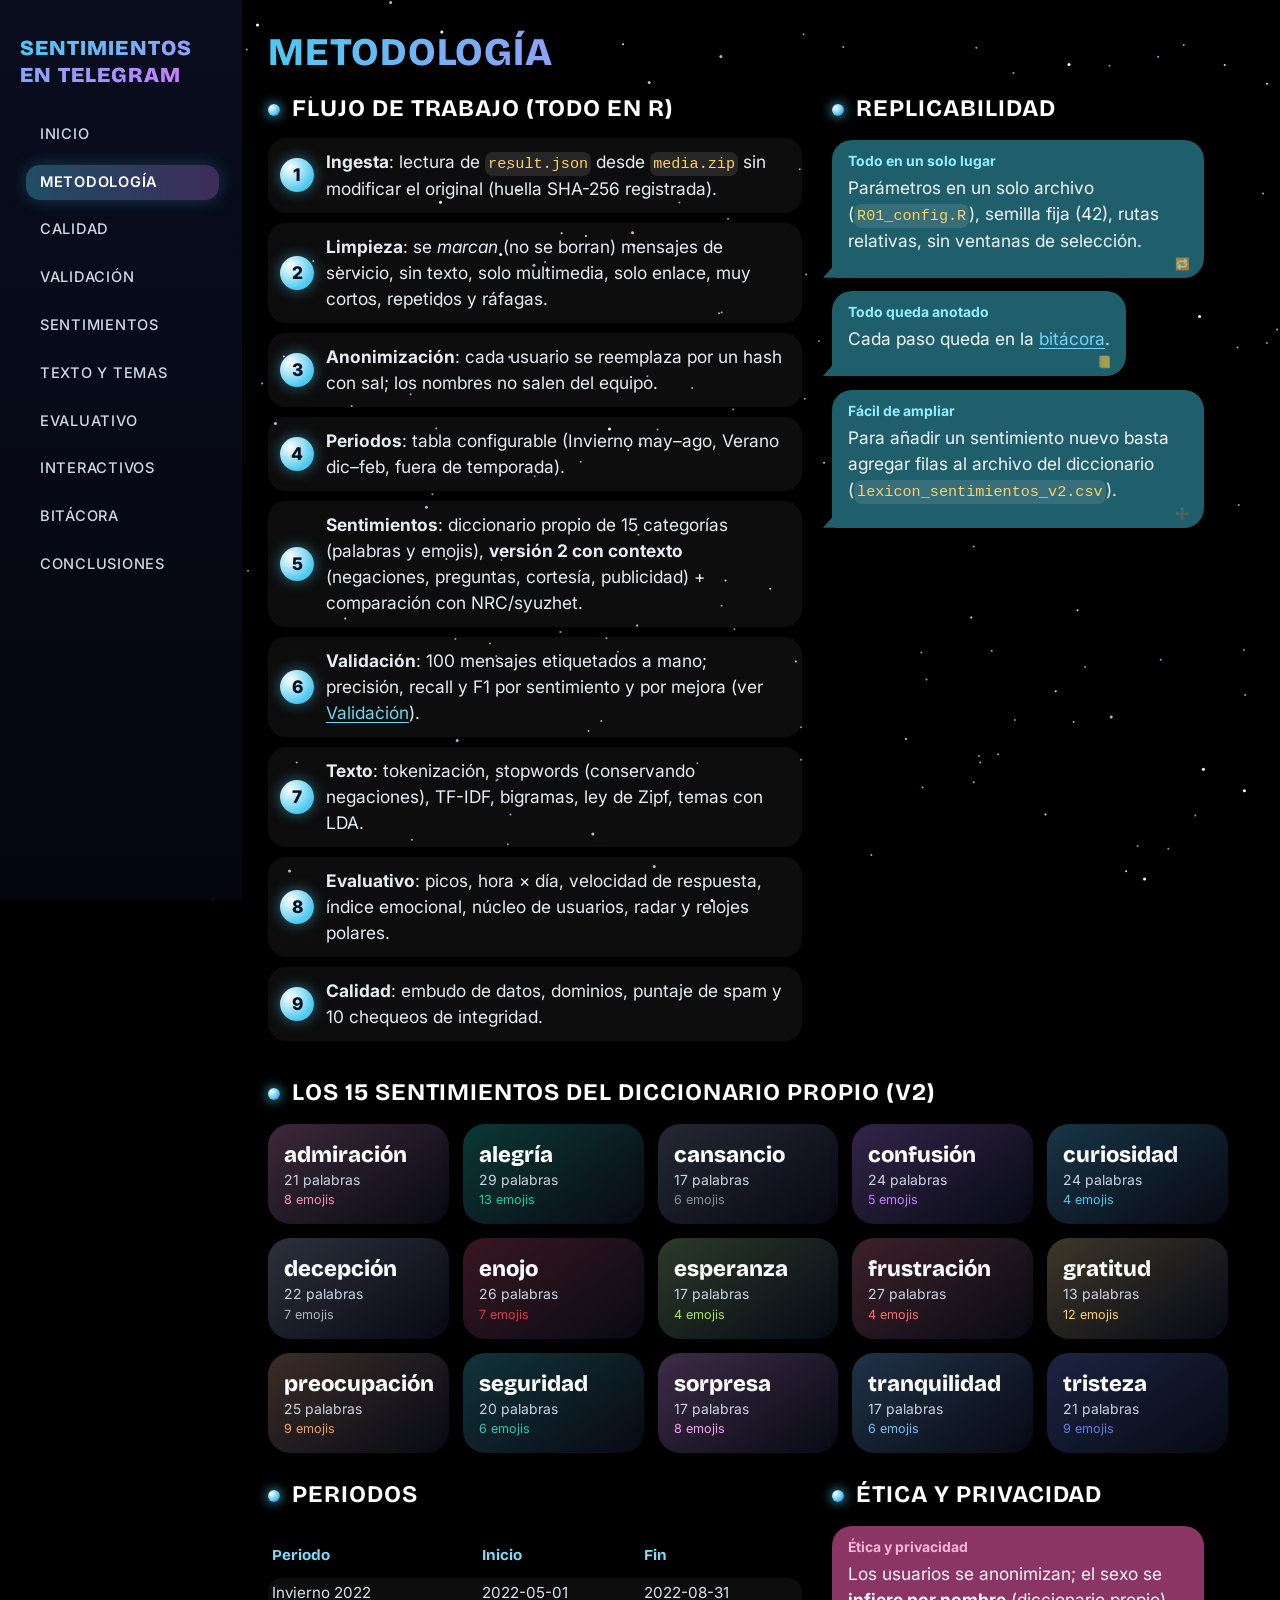
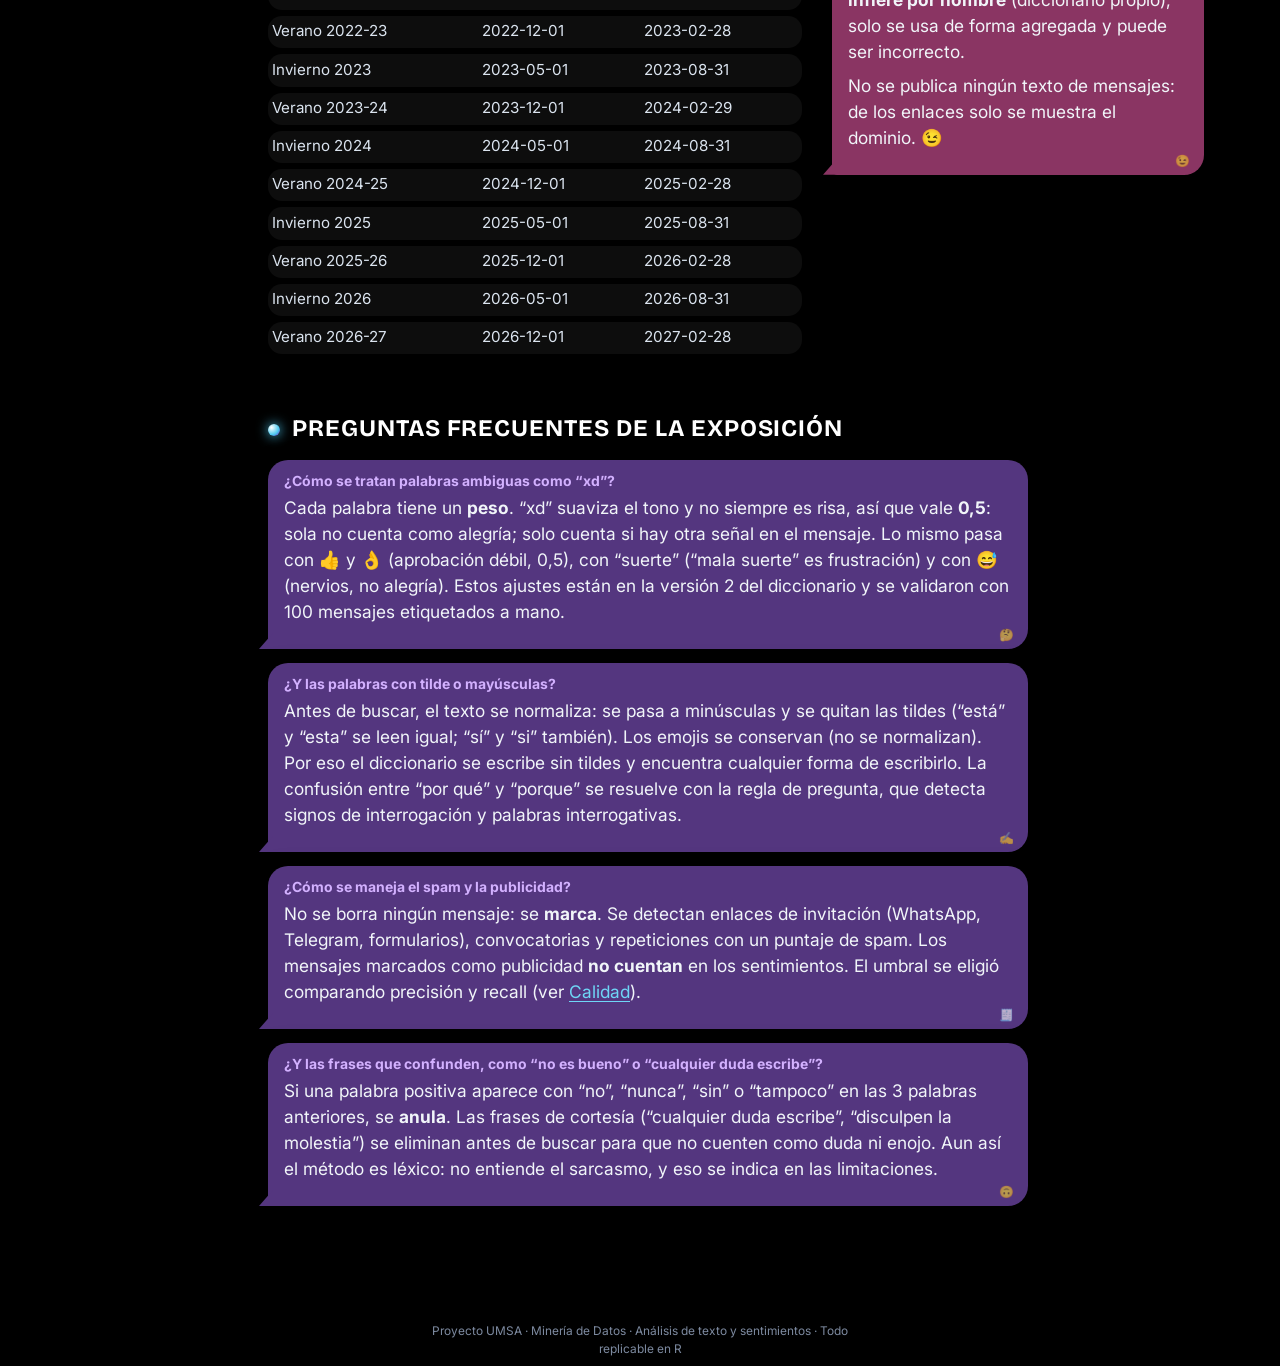
<file: metodologia.html>
<!DOCTYPE html>
<html xmlns="http://www.w3.org/1999/xhtml" lang="en" xml:lang="en"><head>

<meta charset="utf-8">
<meta name="generator" content="quarto-1.10.18">

<meta name="viewport" content="width=device-width, initial-scale=1.0, user-scalable=yes">


<title>Metodología – Sentimientos en Telegram</title>
<style>
/* Default styles provided by pandoc.
** See https://pandoc.org/MANUAL.html#variables-for-html for config info.
*/
span.smallcaps{font-variant: small-caps;}
div.columns{display: flex; gap: 1.5em;}
div.column{flex: auto;}
@media screen {
div.columns{gap: min(4vw, 1.5em);}
div.column{overflow-x: auto;}
}
div.hanging-indent{margin-left: 1.5em; text-indent: -1.5em;}
ul.task-list{list-style: none;}
ul.task-list li input[type="checkbox"] {
  width: 0.8em;
  margin: 0 0.8em 0.2em -1em; /* quarto-specific, see https://github.com/quarto-dev/quarto-cli/issues/4556 */ 
  vertical-align: middle;
}
</style>


<script src="site_libs/quarto-nav/quarto-nav.js"></script>
<script src="site_libs/quarto-nav/headroom.min.js"></script>
<script src="site_libs/clipboard/clipboard.min.js"></script>
<script src="site_libs/quarto-search/autocomplete.umd.js"></script>
<script src="site_libs/quarto-search/fuse.min.js"></script>
<script src="site_libs/quarto-search/quarto-search.js"></script>
<meta name="quarto:offset" content="./">
<script src="site_libs/quarto-html/quarto.js" type="module"></script>
<script src="site_libs/quarto-html/tabsets/tabsets.js" type="module"></script>
<script src="site_libs/quarto-html/popper.min.js"></script>
<script src="site_libs/quarto-html/tippy.umd.min.js"></script>
<script src="site_libs/quarto-html/anchor.min.js"></script>
<link href="site_libs/quarto-html/tippy.css" rel="stylesheet">
<link href="site_libs/quarto-html/quarto-syntax-highlighting-dark-b85bc7c33db8c58e0ec93c3465666fed.css" rel="stylesheet" id="quarto-text-highlighting-styles">
<script src="site_libs/bootstrap/bootstrap.min.js"></script>
<link href="site_libs/bootstrap/bootstrap-icons.css" rel="stylesheet">
<link href="site_libs/bootstrap/bootstrap-5462337d800d4acce2c3aed5f684d181.min.css" rel="stylesheet" append-hash="true" id="quarto-bootstrap" data-mode="dark">
<script id="quarto-search-options" type="application/json">{
  "location": "sidebar",
  "copy-button": false,
  "collapse-after": 3,
  "panel-placement": "start",
  "type": "textbox",
  "limit": 50,
  "keyboard-shortcut": [
    "f",
    "/",
    "s"
  ],
  "show-item-context": false,
  "language": {
    "search-no-results-text": "No results",
    "search-matching-documents-text": "matching documents",
    "search-copy-link-title": "Copy link to search",
    "search-hide-matches-text": "Hide additional matches",
    "search-more-match-text": "more match in this document",
    "search-more-matches-text": "more matches in this document",
    "search-clear-button-title": "Clear",
    "search-text-placeholder": "",
    "search-detached-cancel-button-title": "Cancel",
    "search-submit-button-title": "Submit",
    "search-label": "Search"
  }
}</script>
<style>html{ scroll-behavior: smooth; }</style>


<link rel="stylesheet" href="styles.css">
</head>

<body class="nav-sidebar docked fullcontent quarto-light">

<div id="quarto-search-results"></div>
  <header id="quarto-header" class="headroom fixed-top">
  <nav class="quarto-secondary-nav">
    <div class="container-fluid d-flex">
      <button type="button" class="quarto-btn-toggle btn" data-bs-toggle="collapse" role="button" data-bs-target=".quarto-sidebar-collapse-item" aria-controls="quarto-sidebar" aria-expanded="false" aria-label="Toggle sidebar navigation" onclick="if (window.quartoToggleHeadroom) { window.quartoToggleHeadroom(); }">
        <i class="bi bi-layout-text-sidebar-reverse"></i>
      </button>
        <nav class="quarto-page-breadcrumbs" aria-label="breadcrumb"><ol class="breadcrumb"><li class="breadcrumb-item"><a href="./metodologia.html">Metodología</a></li></ol></nav>
        <a class="flex-grow-1" role="navigation" data-bs-toggle="collapse" data-bs-target=".quarto-sidebar-collapse-item" aria-controls="quarto-sidebar" aria-expanded="false" aria-label="Toggle sidebar navigation" onclick="if (window.quartoToggleHeadroom) { window.quartoToggleHeadroom(); }">      
        </a>
    </div>
  </nav>
</header>
<!-- content -->
<div id="quarto-content" class="quarto-container page-columns page-rows-contents page-layout-article">
<!-- sidebar -->
  <nav id="quarto-sidebar" class="sidebar collapse collapse-horizontal quarto-sidebar-collapse-item sidebar-navigation docked overflow-auto">
    <div class="pt-lg-2 mt-2 text-left sidebar-header">
    <div class="sidebar-title mb-0 py-0">
      <a href="./">Sentimientos en Telegram</a> 
    </div>
      </div>
    <div class="sidebar-menu-container"> 
    <ul class="list-unstyled mt-1">
        <li class="sidebar-item">
  <div class="sidebar-item-container"> 
  <a href="./index.html" class="sidebar-item-text sidebar-link">
 <span class="menu-text">Inicio</span></a>
  </div>
</li>
        <li class="sidebar-item">
  <div class="sidebar-item-container"> 
  <a href="./metodologia.html" class="sidebar-item-text sidebar-link active">
 <span class="menu-text">Metodología</span></a>
  </div>
</li>
        <li class="sidebar-item">
  <div class="sidebar-item-container"> 
  <a href="./calidad.html" class="sidebar-item-text sidebar-link">
 <span class="menu-text">Calidad</span></a>
  </div>
</li>
        <li class="sidebar-item">
  <div class="sidebar-item-container"> 
  <a href="./validacion.html" class="sidebar-item-text sidebar-link">
 <span class="menu-text">Validación</span></a>
  </div>
</li>
        <li class="sidebar-item">
  <div class="sidebar-item-container"> 
  <a href="./sentimientos.html" class="sidebar-item-text sidebar-link">
 <span class="menu-text">Sentimientos</span></a>
  </div>
</li>
        <li class="sidebar-item">
  <div class="sidebar-item-container"> 
  <a href="./texto.html" class="sidebar-item-text sidebar-link">
 <span class="menu-text">Texto y temas</span></a>
  </div>
</li>
        <li class="sidebar-item">
  <div class="sidebar-item-container"> 
  <a href="./evaluativo.html" class="sidebar-item-text sidebar-link">
 <span class="menu-text">Evaluativo</span></a>
  </div>
</li>
        <li class="sidebar-item">
  <div class="sidebar-item-container"> 
  <a href="./interactivos.html" class="sidebar-item-text sidebar-link">
 <span class="menu-text">Interactivos</span></a>
  </div>
</li>
        <li class="sidebar-item">
  <div class="sidebar-item-container"> 
  <a href="./bitacora.html" class="sidebar-item-text sidebar-link">
 <span class="menu-text">Bitácora</span></a>
  </div>
</li>
        <li class="sidebar-item">
  <div class="sidebar-item-container"> 
  <a href="./conclusiones.html" class="sidebar-item-text sidebar-link">
 <span class="menu-text">Conclusiones</span></a>
  </div>
</li>
    </ul>
    </div>
</nav>
<div id="quarto-sidebar-glass" class="quarto-sidebar-collapse-item" data-bs-toggle="collapse" data-bs-target=".quarto-sidebar-collapse-item"></div>
<!-- margin-sidebar -->
    
<!-- main -->
<main class="content" id="quarto-document-content">

<header id="title-block-header" class="quarto-title-block default">
<div class="quarto-title">
<h1 class="title">Metodología</h1>
</div>



<div class="quarto-title-meta">

    
  
    
  </div>
  


</header>


<div class="dos">
<section id="flujo-de-trabajo-todo-en-r" class="level2 izq">
<h2 class="anchored" data-anchor-id="flujo-de-trabajo-todo-en-r">Flujo de trabajo (todo en R)</h2>
<ol type="1">
<li><strong>Ingesta</strong>: lectura de <code>result.json</code> desde <code>media.zip</code> sin modificar el original (huella SHA-256 registrada).</li>
<li><strong>Limpieza</strong>: se <em>marcan</em> (no se borran) mensajes de servicio, sin texto, solo multimedia, solo enlace, muy cortos, repetidos y ráfagas.</li>
<li><strong>Anonimización</strong>: cada usuario se reemplaza por un hash con sal; los nombres no salen del equipo.</li>
<li><strong>Periodos</strong>: tabla configurable (Invierno may–ago, Verano dic–feb, fuera de temporada).</li>
<li><strong>Sentimientos</strong>: diccionario propio de 15 categorías (palabras y emojis), <strong>versión 2 con contexto</strong> (negaciones, preguntas, cortesía, publicidad) + comparación con NRC/syuzhet.</li>
<li><strong>Validación</strong>: 100 mensajes etiquetados a mano; precisión, recall y F1 por sentimiento y por mejora (ver <a href="./validacion.html">Validación</a>).</li>
<li><strong>Texto</strong>: tokenización, stopwords (conservando negaciones), TF-IDF, bigramas, ley de Zipf, temas con LDA.</li>
<li><strong>Evaluativo</strong>: picos, hora × día, velocidad de respuesta, índice emocional, núcleo de usuarios, radar y relojes polares.</li>
<li><strong>Calidad</strong>: embudo de datos, dominios, puntaje de spam y 10 chequeos de integridad.</li>
</ol>
</section>
<section id="replicabilidad" class="level2 der">
<h2 class="anchored" data-anchor-id="replicabilidad">Replicabilidad</h2>
<div class="tg">
<div class="msg cian" data-t="🔁">
<p><span class="who">Todo en un solo lugar</span> Parámetros en un solo archivo (<code>R01_config.R</code>), semilla fija (42), rutas relativas, sin ventanas de selección.</p>
</div>
<div class="msg cian" data-t="📒">
<p><span class="who">Todo queda anotado</span> Cada paso queda en la <a href="./bitacora.html">bitácora</a>.</p>
</div>
<div class="msg cian" data-t="➕">
<p><span class="who">Fácil de ampliar</span> Para añadir un sentimiento nuevo basta agregar filas al archivo del diccionario (<code>lexicon_sentimientos_v2.csv</code>).</p>
</div>
</div>
</section>
</div>
<section id="los-15-sentimientos-del-diccionario-propio-v2" class="level2">
<h2 class="anchored" data-anchor-id="los-15-sentimientos-del-diccionario-propio-v2">Los 15 sentimientos del diccionario propio (v2)</h2>
<div class="fichas">
<div class="ficha" style="--c:#f78fb3">
<div class="n">
admiración
</div>
<div class="l">
21 palabras
</div>
<div class="s">
8 emojis
</div>
</div>
<div class="ficha" style="--c:#06d6a0">
<div class="n">
alegría
</div>
<div class="l">
29 palabras
</div>
<div class="s">
13 emojis
</div>
</div>
<div class="ficha" style="--c:#868e96">
<div class="n">
cansancio
</div>
<div class="l">
17 palabras
</div>
<div class="s">
6 emojis
</div>
</div>
<div class="ficha" style="--c:#c77dff">
<div class="n">
confusión
</div>
<div class="l">
24 palabras
</div>
<div class="s">
5 emojis
</div>
</div>
<div class="ficha" style="--c:#4cc9f0">
<div class="n">
curiosidad
</div>
<div class="l">
24 palabras
</div>
<div class="s">
4 emojis
</div>
</div>
<div class="ficha" style="--c:#adb5bd">
<div class="n">
decepción
</div>
<div class="l">
22 palabras
</div>
<div class="s">
7 emojis
</div>
</div>
<div class="ficha" style="--c:#e63946">
<div class="n">
enojo
</div>
<div class="l">
26 palabras
</div>
<div class="s">
7 emojis
</div>
</div>
<div class="ficha" style="--c:#a8e063">
<div class="n">
esperanza
</div>
<div class="l">
17 palabras
</div>
<div class="s">
4 emojis
</div>
</div>
<div class="ficha" style="--c:#ff6b6b">
<div class="n">
frustración
</div>
<div class="l">
27 palabras
</div>
<div class="s">
4 emojis
</div>
</div>
<div class="ficha" style="--c:#ffd166">
<div class="n">
gratitud
</div>
<div class="l">
13 palabras
</div>
<div class="s">
12 emojis
</div>
</div>
<div class="ficha" style="--c:#f4a261">
<div class="n">
preocupación
</div>
<div class="l">
25 palabras
</div>
<div class="s">
9 emojis
</div>
</div>
<div class="ficha" style="--c:#2ec4b6">
<div class="n">
seguridad
</div>
<div class="l">
20 palabras
</div>
<div class="s">
6 emojis
</div>
</div>
<div class="ficha" style="--c:#ff9ff3">
<div class="n">
sorpresa
</div>
<div class="l">
17 palabras
</div>
<div class="s">
8 emojis
</div>
</div>
<div class="ficha" style="--c:#74c0fc">
<div class="n">
tranquilidad
</div>
<div class="l">
17 palabras
</div>
<div class="s">
6 emojis
</div>
</div>
<div class="ficha" style="--c:#5e7ce2">
<div class="n">
tristeza
</div>
<div class="l">
21 palabras
</div>
<div class="s">
9 emojis
</div>
</div>
</div>
</section>
<div class="dos">
<section id="periodos" class="level2 izq">
<h2 class="anchored" data-anchor-id="periodos">Periodos</h2>
<div class="cell">
<div class="cell-output-display">
<table class="caption-top table table-sm table-striped small">
<thead>
<tr class="header">
<th style="text-align: left;">Periodo</th>
<th style="text-align: left;">Inicio</th>
<th style="text-align: left;">Fin</th>
</tr>
</thead>
<tbody>
<tr class="odd">
<td style="text-align: left;">Invierno 2022</td>
<td style="text-align: left;">2022-05-01</td>
<td style="text-align: left;">2022-08-31</td>
</tr>
<tr class="even">
<td style="text-align: left;">Verano 2022-23</td>
<td style="text-align: left;">2022-12-01</td>
<td style="text-align: left;">2023-02-28</td>
</tr>
<tr class="odd">
<td style="text-align: left;">Invierno 2023</td>
<td style="text-align: left;">2023-05-01</td>
<td style="text-align: left;">2023-08-31</td>
</tr>
<tr class="even">
<td style="text-align: left;">Verano 2023-24</td>
<td style="text-align: left;">2023-12-01</td>
<td style="text-align: left;">2024-02-29</td>
</tr>
<tr class="odd">
<td style="text-align: left;">Invierno 2024</td>
<td style="text-align: left;">2024-05-01</td>
<td style="text-align: left;">2024-08-31</td>
</tr>
<tr class="even">
<td style="text-align: left;">Verano 2024-25</td>
<td style="text-align: left;">2024-12-01</td>
<td style="text-align: left;">2025-02-28</td>
</tr>
<tr class="odd">
<td style="text-align: left;">Invierno 2025</td>
<td style="text-align: left;">2025-05-01</td>
<td style="text-align: left;">2025-08-31</td>
</tr>
<tr class="even">
<td style="text-align: left;">Verano 2025-26</td>
<td style="text-align: left;">2025-12-01</td>
<td style="text-align: left;">2026-02-28</td>
</tr>
<tr class="odd">
<td style="text-align: left;">Invierno 2026</td>
<td style="text-align: left;">2026-05-01</td>
<td style="text-align: left;">2026-08-31</td>
</tr>
<tr class="even">
<td style="text-align: left;">Verano 2026-27</td>
<td style="text-align: left;">2026-12-01</td>
<td style="text-align: left;">2027-02-28</td>
</tr>
</tbody>
</table>
</div>
</div>
</section>
<section id="ética-y-privacidad" class="level2 der">
<h2 class="anchored" data-anchor-id="ética-y-privacidad">Ética y privacidad</h2>
<div class="tg">
<div class="msg rosa" data-t="😉">
<p><span class="who">Ética y privacidad</span> Los usuarios se anonimizan; el sexo se <strong>infiere por nombre</strong> (diccionario propio), solo se usa de forma agregada y puede ser incorrecto.</p>
<p>No se publica ningún texto de mensajes: de los enlaces solo se muestra el dominio. 😉</p>
</div>
</div>
</section>
</div>
<section id="preguntas-frecuentes-de-la-exposición" class="level2">
<h2 class="anchored" data-anchor-id="preguntas-frecuentes-de-la-exposición">Preguntas frecuentes de la exposición</h2>
<div class="tg">
<div class="msg morada" data-t="🤔">
<p><span class="who">¿Cómo se tratan palabras ambiguas como “xd”?</span> Cada palabra tiene un <strong>peso</strong>. “xd” suaviza el tono y no siempre es risa, así que vale <strong>0,5</strong>: sola no cuenta como alegría; solo cuenta si hay otra señal en el mensaje. Lo mismo pasa con 👍 y 👌 (aprobación débil, 0,5), con “suerte” (“mala suerte” es frustración) y con 😅 (nervios, no alegría). Estos ajustes están en la versión 2 del diccionario y se validaron con 100 mensajes etiquetados a mano.</p>
</div>
<div class="msg morada" data-t="✍️">
<p><span class="who">¿Y las palabras con tilde o mayúsculas?</span> Antes de buscar, el texto se normaliza: se pasa a minúsculas y se quitan las tildes (“está” y “esta” se leen igual; “sí” y “si” también). Los emojis se conservan (no se normalizan). Por eso el diccionario se escribe sin tildes y encuentra cualquier forma de escribirlo. La confusión entre “por qué” y “porque” se resuelve con la regla de pregunta, que detecta signos de interrogación y palabras interrogativas.</p>
</div>
<div class="msg morada" data-t="🧾">
<p><span class="who">¿Cómo se maneja el spam y la publicidad?</span> No se borra ningún mensaje: se <strong>marca</strong>. Se detectan enlaces de invitación (WhatsApp, Telegram, formularios), convocatorias y repeticiones con un puntaje de spam. Los mensajes marcados como publicidad <strong>no cuentan</strong> en los sentimientos. El umbral se eligió comparando precisión y recall (ver <a href="./calidad.html">Calidad</a>).</p>
</div>
<div class="msg morada" data-t="🙃">
<p><span class="who">¿Y las frases que confunden, como “no es bueno” o “cualquier duda escribe”?</span> Si una palabra positiva aparece con “no”, “nunca”, “sin” o “tampoco” en las 3 palabras anteriores, se <strong>anula</strong>. Las frases de cortesía (“cualquier duda escribe”, “disculpen la molestia”) se eliminan antes de buscar para que no cuenten como duda ni enojo. Aun así el método es léxico: no entiende el sarcasmo, y eso se indica en las limitaciones.</p>
</div>
</div>


</section>

</main> <!-- /main -->
<script>

(function () {

  function envolver(t, n) { var w = t.split(" "), l = "", o = []; w.forEach(function (x) { if ((l + " " + x).trim().length > n) { o.push(l.trim()); l = x; } else { l += " " + x; } }); o.push(l.trim()); return o; }

  function ajustar() {

    if (window.innerWidth > 700 || !window.Plotly) return;

    document.querySelectorAll(".js-plotly-plot").forEach(function (g) {

      try {

        var L = g.layout || {}, t = L.title && L.title.text, u = { "margin.r": 48, "margin.l": 6, "title.font.size": 13 };

        if (t && t.indexOf("<br>") < 0) { var ls = envolver(t, 36); u["title.text"] = ls.join("<br>"); u["margin.t"] = 22 + 17 * ls.length; }

        Plotly.relayout(g, u); Plotly.restyle(g, { cliponaxis: false });

      } catch (e) {}

    });

  }

  window.addEventListener("load", function () { setTimeout(ajustar, 1500); setTimeout(ajustar, 4000); });

})();

</script>

<script id="quarto-html-after-body" type="application/javascript">
  window.document.addEventListener("DOMContentLoaded", function (event) {
    const icon = "";
    const anchorJS = new window.AnchorJS();
    anchorJS.options = {
      placement: 'right',
      icon: icon
    };
    anchorJS.add('.anchored');
    const isCodeAnnotation = (el) => {
      for (const clz of el.classList) {
        if (clz.startsWith('code-annotation-')) {                     
          return true;
        }
      }
      return false;
    }
    const onCopySuccess = function(e) {
      // button target
      const button = e.trigger;
      // don't keep focus
      button.blur();
      // flash "checked"
      button.classList.add('code-copy-button-checked');
      var currentTitle = button.getAttribute("title");
      button.setAttribute("title", "Copied!");
      let tooltip;
      if (window.bootstrap) {
        button.setAttribute("data-bs-toggle", "tooltip");
        button.setAttribute("data-bs-placement", "left");
        button.setAttribute("data-bs-title", "Copied!");
        tooltip = new bootstrap.Tooltip(button, 
          { trigger: "manual", 
            customClass: "code-copy-button-tooltip",
            offset: [0, -8]});
        tooltip.show();    
      }
      setTimeout(function() {
        if (tooltip) {
          tooltip.hide();
          button.removeAttribute("data-bs-title");
          button.removeAttribute("data-bs-toggle");
          button.removeAttribute("data-bs-placement");
        }
        button.setAttribute("title", currentTitle);
        button.classList.remove('code-copy-button-checked');
      }, 1000);
      // clear code selection
      e.clearSelection();
    }
    const getTextToCopy = function(trigger) {
      const outerScaffold = trigger.parentElement.cloneNode(true);
      const codeEl = outerScaffold.querySelector('code');
      for (const childEl of codeEl.children) {
        if (isCodeAnnotation(childEl)) {
          childEl.remove();
        }
      }
      return codeEl.innerText;
    }
    const clipboard = new window.ClipboardJS('.code-copy-button:not([data-in-quarto-modal])', {
      text: getTextToCopy
    });
    clipboard.on('success', onCopySuccess);
    if (window.document.getElementById('quarto-embedded-source-code-modal')) {
      const clipboardModal = new window.ClipboardJS('.code-copy-button[data-in-quarto-modal]', {
        text: getTextToCopy,
        container: window.document.getElementById('quarto-embedded-source-code-modal')
      });
      clipboardModal.on('success', onCopySuccess);
    }
      var localhostRegex = new RegExp(/^(?:http|https):\/\/localhost\:?[0-9]*\//);
      var mailtoRegex = new RegExp(/^mailto:/);
        var filterRegex = new RegExp('/' + window.location.host + '/');
      var isInternal = (href) => {
          return filterRegex.test(href) || localhostRegex.test(href) || mailtoRegex.test(href);
      }
      // Inspect non-navigation links and adorn them if external
     var links = window.document.querySelectorAll('a[href]:not(.nav-link):not(.navbar-brand):not(.toc-action):not(.sidebar-link):not(.sidebar-item-toggle):not(.pagination-link):not(.no-external):not([aria-hidden]):not(.dropdown-item):not(.quarto-navigation-tool):not(.about-link)');
      for (var i=0; i<links.length; i++) {
        const link = links[i];
        if (!isInternal(link.href)) {
          // undo the damage that might have been done by quarto-nav.js in the case of
          // links that we want to consider external
          if (link.dataset.originalHref !== undefined) {
            link.href = link.dataset.originalHref;
          }
        }
      }
    function tippyHover(el, contentFn, onTriggerFn, onUntriggerFn) {
      const config = {
        allowHTML: true,
        maxWidth: 500,
        delay: 100,
        arrow: false,
        appendTo: function(el) {
            return el.parentElement;
        },
        interactive: true,
        interactiveBorder: 10,
        theme: 'quarto',
        placement: 'bottom-start',
      };
      if (contentFn) {
        config.content = contentFn;
      }
      if (onTriggerFn) {
        config.onTrigger = onTriggerFn;
      }
      if (onUntriggerFn) {
        config.onUntrigger = onUntriggerFn;
      }
      window.tippy(el, config); 
    }
    const noterefs = window.document.querySelectorAll('a[role="doc-noteref"]');
    for (var i=0; i<noterefs.length; i++) {
      const ref = noterefs[i];
      tippyHover(ref, function() {
        // use id or data attribute instead here
        let href = ref.getAttribute('data-footnote-href') || ref.getAttribute('href');
        try { href = new URL(href).hash; } catch {}
        const id = href.replace(/^#\/?/, "");
        const note = window.document.getElementById(id);
        if (note) {
          return note.innerHTML;
        } else {
          return "";
        }
      });
    }
    const xrefs = window.document.querySelectorAll('a.quarto-xref');
    const processXRef = (id, note) => {
      // Strip column container classes
      const stripColumnClz = (el) => {
        el.classList.remove("page-full", "page-columns");
        if (el.children) {
          for (const child of el.children) {
            stripColumnClz(child);
          }
        }
      }
      stripColumnClz(note)
      if (id === null || id.startsWith('sec-')) {
        // Special case sections, only their first couple elements
        const container = document.createElement("div");
        if (note.children && note.children.length > 2) {
          container.appendChild(note.children[0].cloneNode(true));
          for (let i = 1; i < note.children.length; i++) {
            const child = note.children[i];
            if (child.tagName === "P" && child.innerText === "") {
              continue;
            } else {
              container.appendChild(child.cloneNode(true));
              break;
            }
          }
          if (window.Quarto?.typesetMath) {
            window.Quarto.typesetMath(container);
          }
          return container.innerHTML
        } else {
          if (window.Quarto?.typesetMath) {
            window.Quarto.typesetMath(note);
          }
          return note.innerHTML;
        }
      } else {
        // Remove any anchor links if they are present
        const anchorLink = note.querySelector('a.anchorjs-link');
        if (anchorLink) {
          anchorLink.remove();
        }
        if (window.Quarto?.typesetMath) {
          window.Quarto.typesetMath(note);
        }
        if (note.classList.contains("callout")) {
          return note.outerHTML;
        } else {
          return note.innerHTML;
        }
      }
    }
    for (var i=0; i<xrefs.length; i++) {
      const xref = xrefs[i];
      tippyHover(xref, undefined, function(instance) {
        instance.disable();
        let url = xref.getAttribute('href');
        let hash = undefined; 
        if (url.startsWith('#')) {
          hash = url;
        } else {
          try { hash = new URL(url).hash; } catch {}
        }
        if (hash) {
          const id = hash.replace(/^#\/?/, "");
          const note = window.document.getElementById(id);
          if (note !== null) {
            try {
              const html = processXRef(id, note.cloneNode(true));
              instance.setContent(html);
            } finally {
              instance.enable();
              instance.show();
            }
          } else {
            // See if we can fetch this
            fetch(url.split('#')[0])
            .then(res => res.text())
            .then(html => {
              const parser = new DOMParser();
              const htmlDoc = parser.parseFromString(html, "text/html");
              const note = htmlDoc.getElementById(id);
              if (note !== null) {
                const html = processXRef(id, note);
                instance.setContent(html);
              } 
            }).finally(() => {
              instance.enable();
              instance.show();
            });
          }
        } else {
          // See if we can fetch a full url (with no hash to target)
          // This is a special case and we should probably do some content thinning / targeting
          fetch(url)
          .then(res => res.text())
          .then(html => {
            const parser = new DOMParser();
            const htmlDoc = parser.parseFromString(html, "text/html");
            const note = htmlDoc.querySelector('main.content');
            if (note !== null) {
              // This should only happen for chapter cross references
              // (since there is no id in the URL)
              // remove the first header
              if (note.children.length > 0 && note.children[0].tagName === "HEADER") {
                note.children[0].remove();
              }
              const html = processXRef(null, note);
              instance.setContent(html);
            } 
          }).finally(() => {
            instance.enable();
            instance.show();
          });
        }
      }, function(instance) {
      });
    }
        let selectedAnnoteEl;
        const selectorForAnnotation = ( cell, annotation) => {
          let cellAttr = 'data-code-cell="' + cell + '"';
          let lineAttr = 'data-code-annotation="' +  annotation + '"';
          const selector = 'span[' + cellAttr + '][' + lineAttr + ']';
          return selector;
        }
        const selectCodeLines = (annoteEl) => {
          const doc = window.document;
          const targetCell = annoteEl.getAttribute("data-target-cell");
          const targetAnnotation = annoteEl.getAttribute("data-target-annotation");
          const annoteSpan = window.document.querySelector(selectorForAnnotation(targetCell, targetAnnotation));
          const lines = annoteSpan.getAttribute("data-code-lines").split(",");
          const lineIds = lines.map((line) => {
            return targetCell + "-" + line;
          })
          let top = null;
          let height = null;
          let parent = null;
          if (lineIds.length > 0) {
              //compute the position of the single el (top and bottom and make a div)
              const el = window.document.getElementById(lineIds[0]);
              top = el.offsetTop;
              height = el.offsetHeight;
              parent = el.parentElement.parentElement;
            if (lineIds.length > 1) {
              const lastEl = window.document.getElementById(lineIds[lineIds.length - 1]);
              const bottom = lastEl.offsetTop + lastEl.offsetHeight;
              height = bottom - top;
            }
            if (top !== null && height !== null && parent !== null) {
              // cook up a div (if necessary) and position it 
              let div = window.document.getElementById("code-annotation-line-highlight");
              if (div === null) {
                div = window.document.createElement("div");
                div.setAttribute("id", "code-annotation-line-highlight");
                div.style.position = 'absolute';
                parent.appendChild(div);
              }
              div.style.top = top - 2 + "px";
              div.style.height = height + 4 + "px";
              div.style.left = 0;
              let gutterDiv = window.document.getElementById("code-annotation-line-highlight-gutter");
              if (gutterDiv === null) {
                gutterDiv = window.document.createElement("div");
                gutterDiv.setAttribute("id", "code-annotation-line-highlight-gutter");
                gutterDiv.style.position = 'absolute';
                const codeCell = window.document.getElementById(targetCell);
                const gutter = codeCell.querySelector('.code-annotation-gutter');
                gutter.appendChild(gutterDiv);
              }
              gutterDiv.style.top = top - 2 + "px";
              gutterDiv.style.height = height + 4 + "px";
            }
            selectedAnnoteEl = annoteEl;
          }
        };
        const unselectCodeLines = () => {
          const elementsIds = ["code-annotation-line-highlight", "code-annotation-line-highlight-gutter"];
          elementsIds.forEach((elId) => {
            const div = window.document.getElementById(elId);
            if (div) {
              div.remove();
            }
          });
          selectedAnnoteEl = undefined;
        };
          // Handle positioning of the toggle
      window.addEventListener(
        "resize",
        throttle(() => {
          elRect = undefined;
          if (selectedAnnoteEl) {
            selectCodeLines(selectedAnnoteEl);
          }
        }, 10)
      );
      function throttle(fn, ms) {
      let throttle = false;
      let timer;
        return (...args) => {
          if(!throttle) { // first call gets through
              fn.apply(this, args);
              throttle = true;
          } else { // all the others get throttled
              if(timer) clearTimeout(timer); // cancel #2
              timer = setTimeout(() => {
                fn.apply(this, args);
                timer = throttle = false;
              }, ms);
          }
        };
      }
        // Attach click handler to the DT
        const annoteDls = window.document.querySelectorAll('dt[data-target-cell]');
        for (const annoteDlNode of annoteDls) {
          annoteDlNode.addEventListener('click', (event) => {
            const clickedEl = event.target;
            if (clickedEl !== selectedAnnoteEl) {
              unselectCodeLines();
              const activeEl = window.document.querySelector('dt[data-target-cell].code-annotation-active');
              if (activeEl) {
                activeEl.classList.remove('code-annotation-active');
              }
              selectCodeLines(clickedEl);
              clickedEl.classList.add('code-annotation-active');
            } else {
              // Unselect the line
              unselectCodeLines();
              clickedEl.classList.remove('code-annotation-active');
            }
          });
        }
    const findCites = (el) => {
      const parentEl = el.parentElement;
      if (parentEl) {
        const cites = parentEl.dataset.cites;
        if (cites) {
          return {
            el,
            cites: cites.split(' ')
          };
        } else {
          return findCites(el.parentElement)
        }
      } else {
        return undefined;
      }
    };
    var bibliorefs = window.document.querySelectorAll('a[role="doc-biblioref"]');
    for (var i=0; i<bibliorefs.length; i++) {
      const ref = bibliorefs[i];
      const citeInfo = findCites(ref);
      if (citeInfo) {
        tippyHover(citeInfo.el, function() {
          var popup = window.document.createElement('div');
          citeInfo.cites.forEach(function(cite) {
            var citeDiv = window.document.createElement('div');
            citeDiv.classList.add('hanging-indent');
            citeDiv.classList.add('csl-entry');
            var biblioDiv = window.document.getElementById('ref-' + cite);
            if (biblioDiv) {
              citeDiv.innerHTML = biblioDiv.innerHTML;
            }
            popup.appendChild(citeDiv);
          });
          return popup.innerHTML;
        });
      }
    }
  });
  </script>
</div> <!-- /content -->
<footer class="footer">
  <div class="nav-footer">
    <div class="nav-footer-left">
      &nbsp;
    </div>   
    <div class="nav-footer-center">
<p>Proyecto UMSA · Minería de Datos · Análisis de texto y sentimientos · Todo replicable en R</p>
</div>
    <div class="nav-footer-right">
      &nbsp;
    </div>
  </div>
</footer>




<script src="site_libs/quarto-html/zenscroll-min.js"></script>
</body></html>
</file>
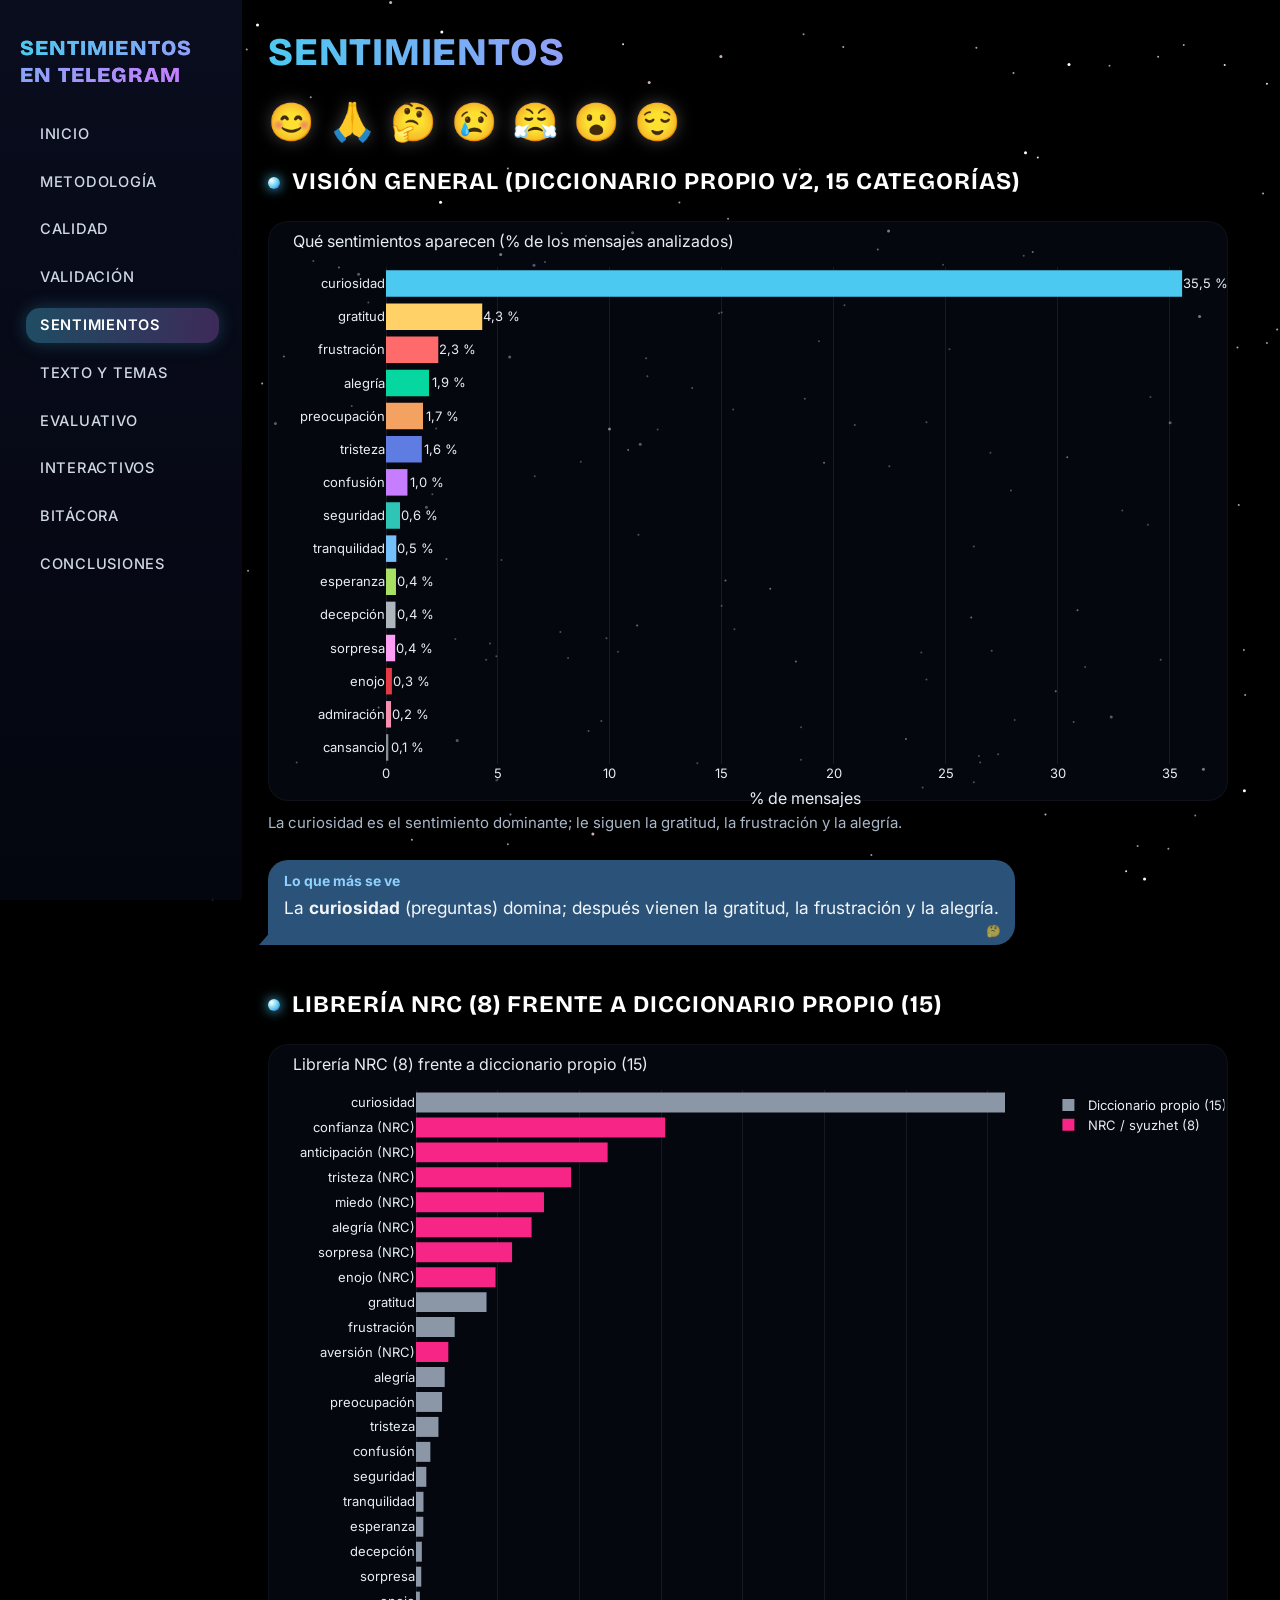
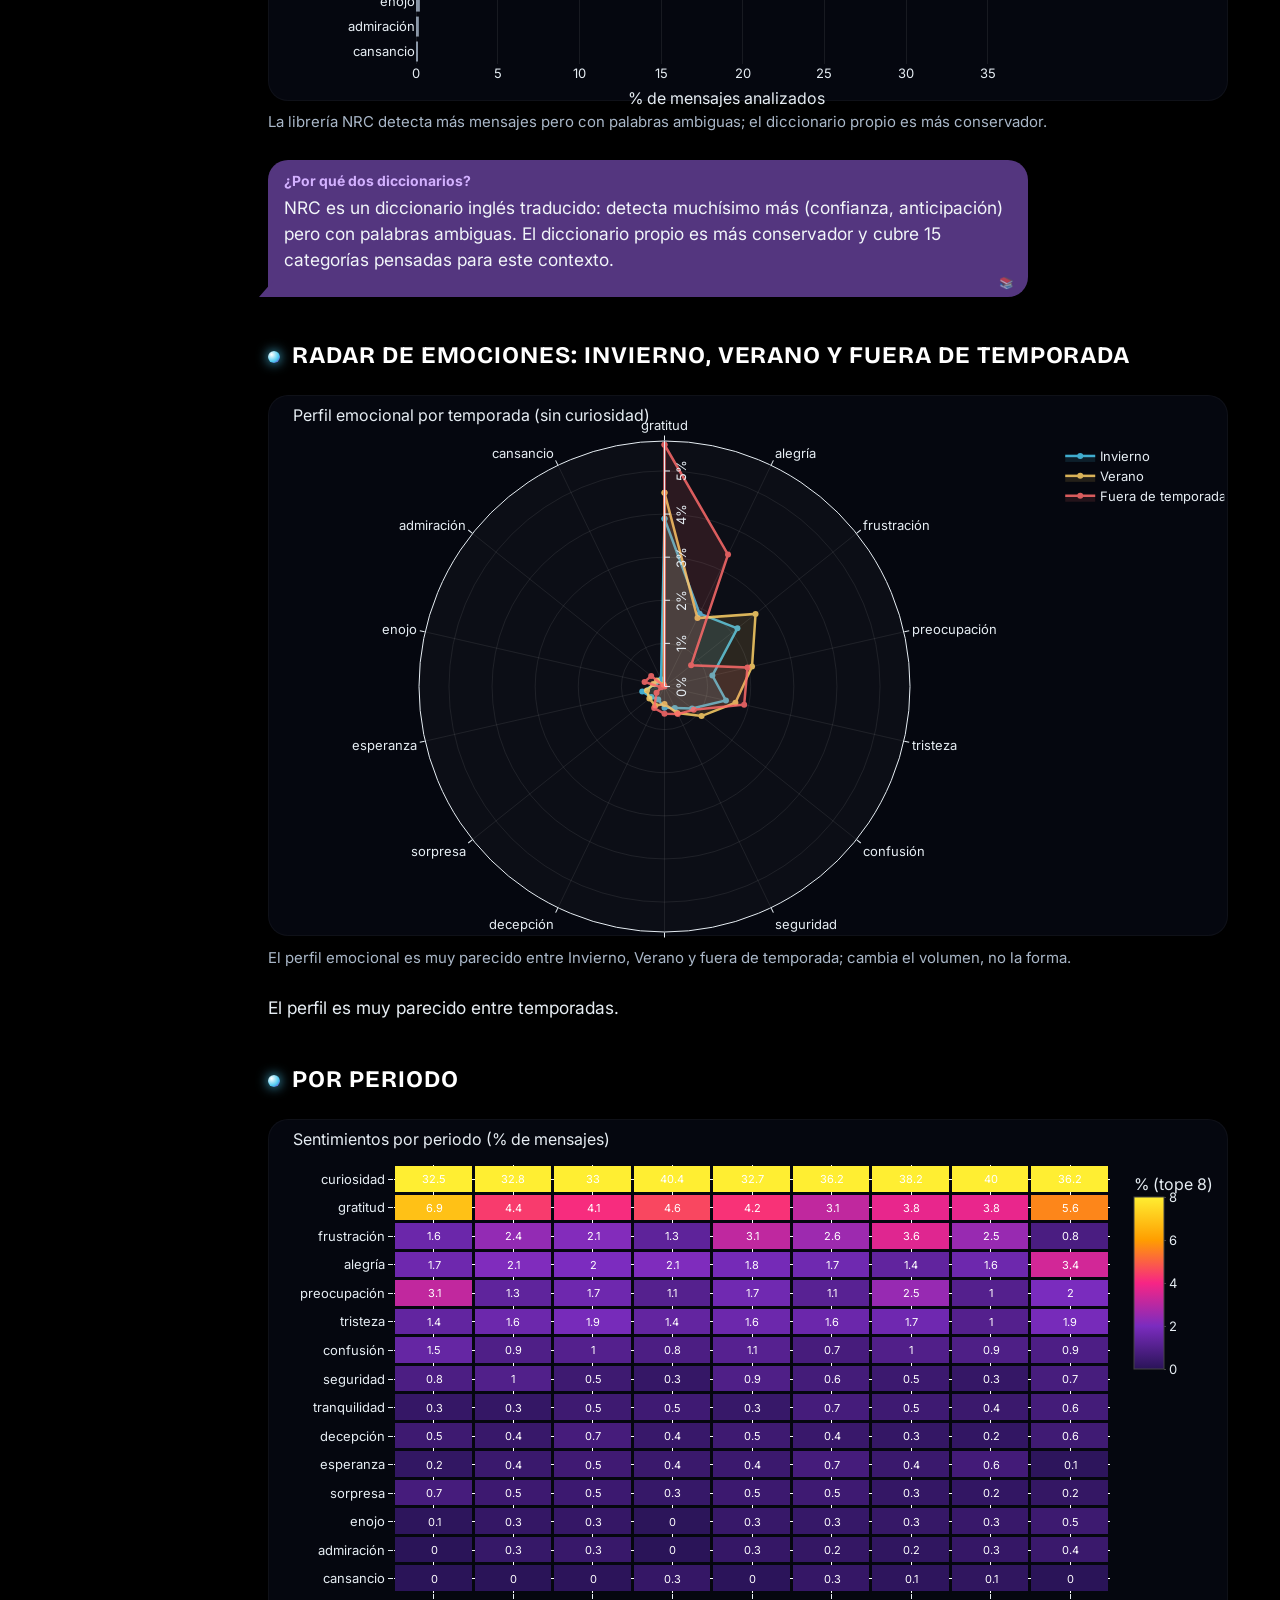
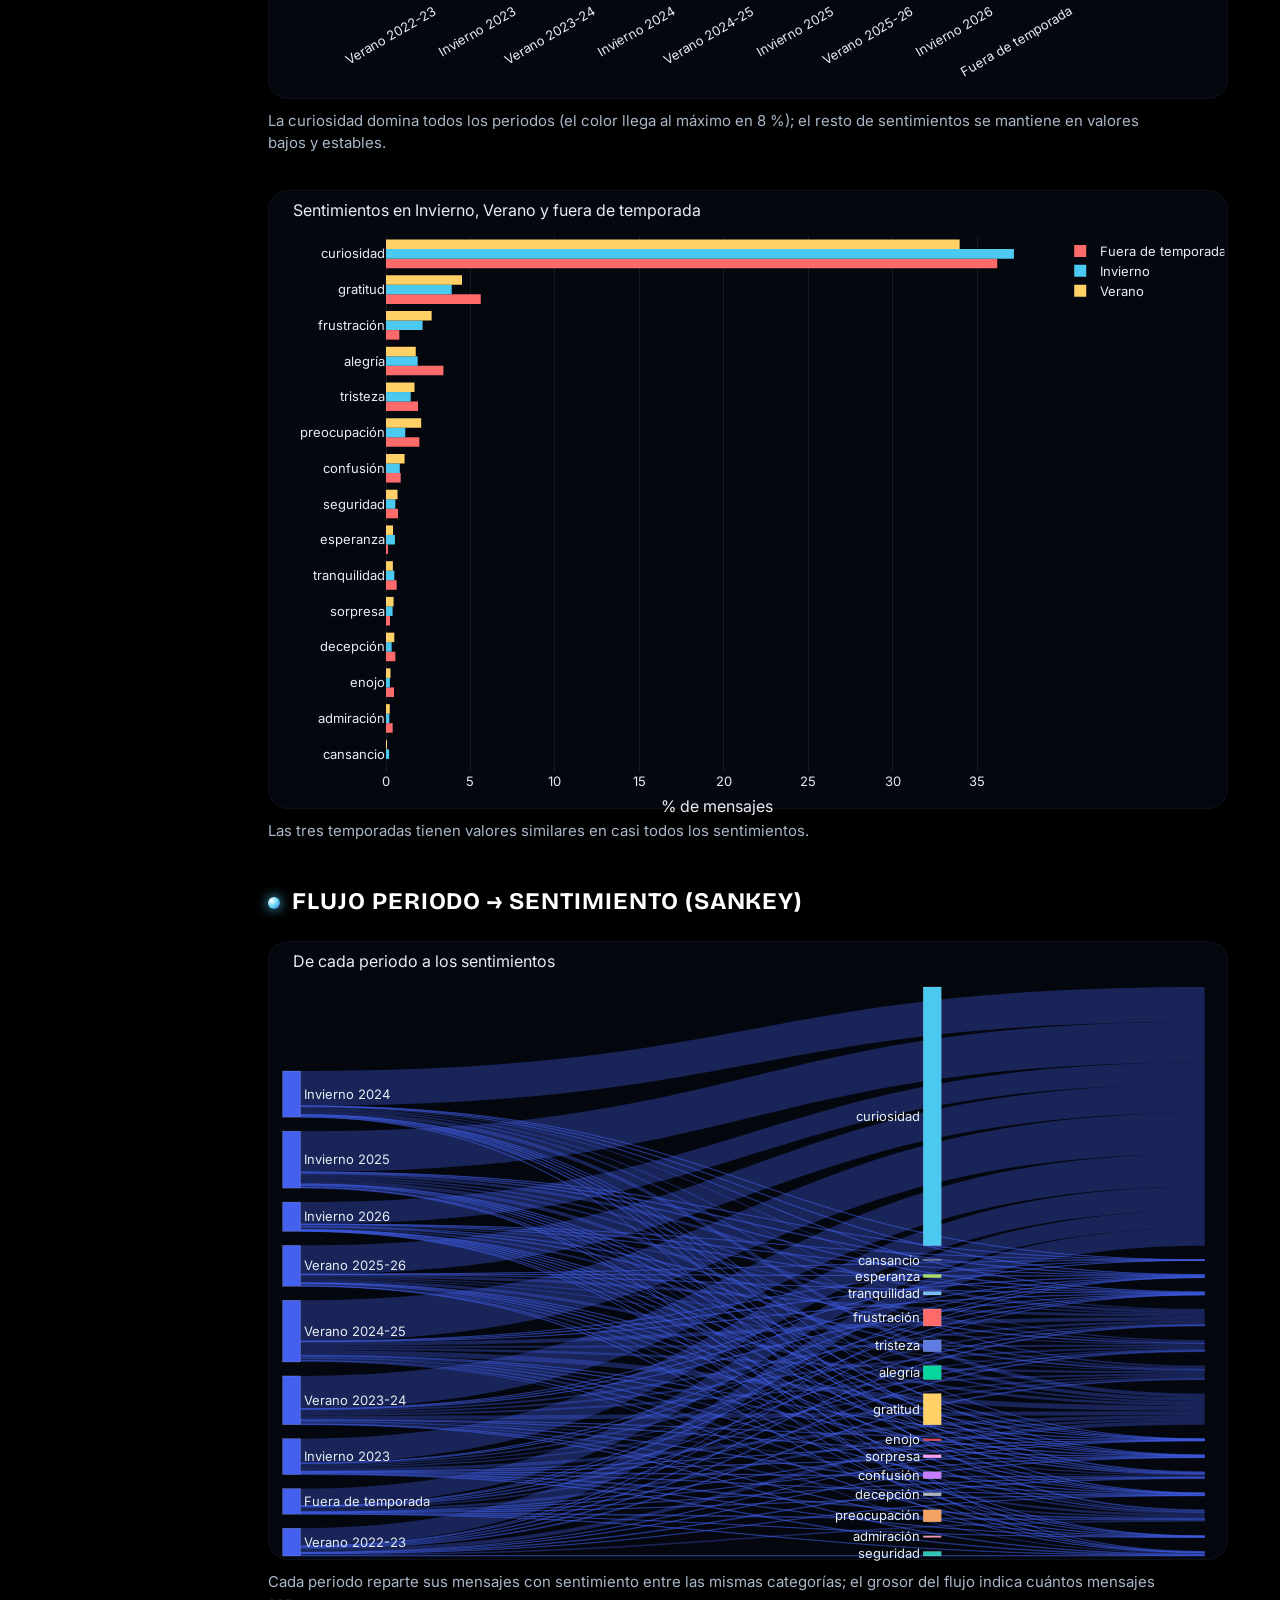
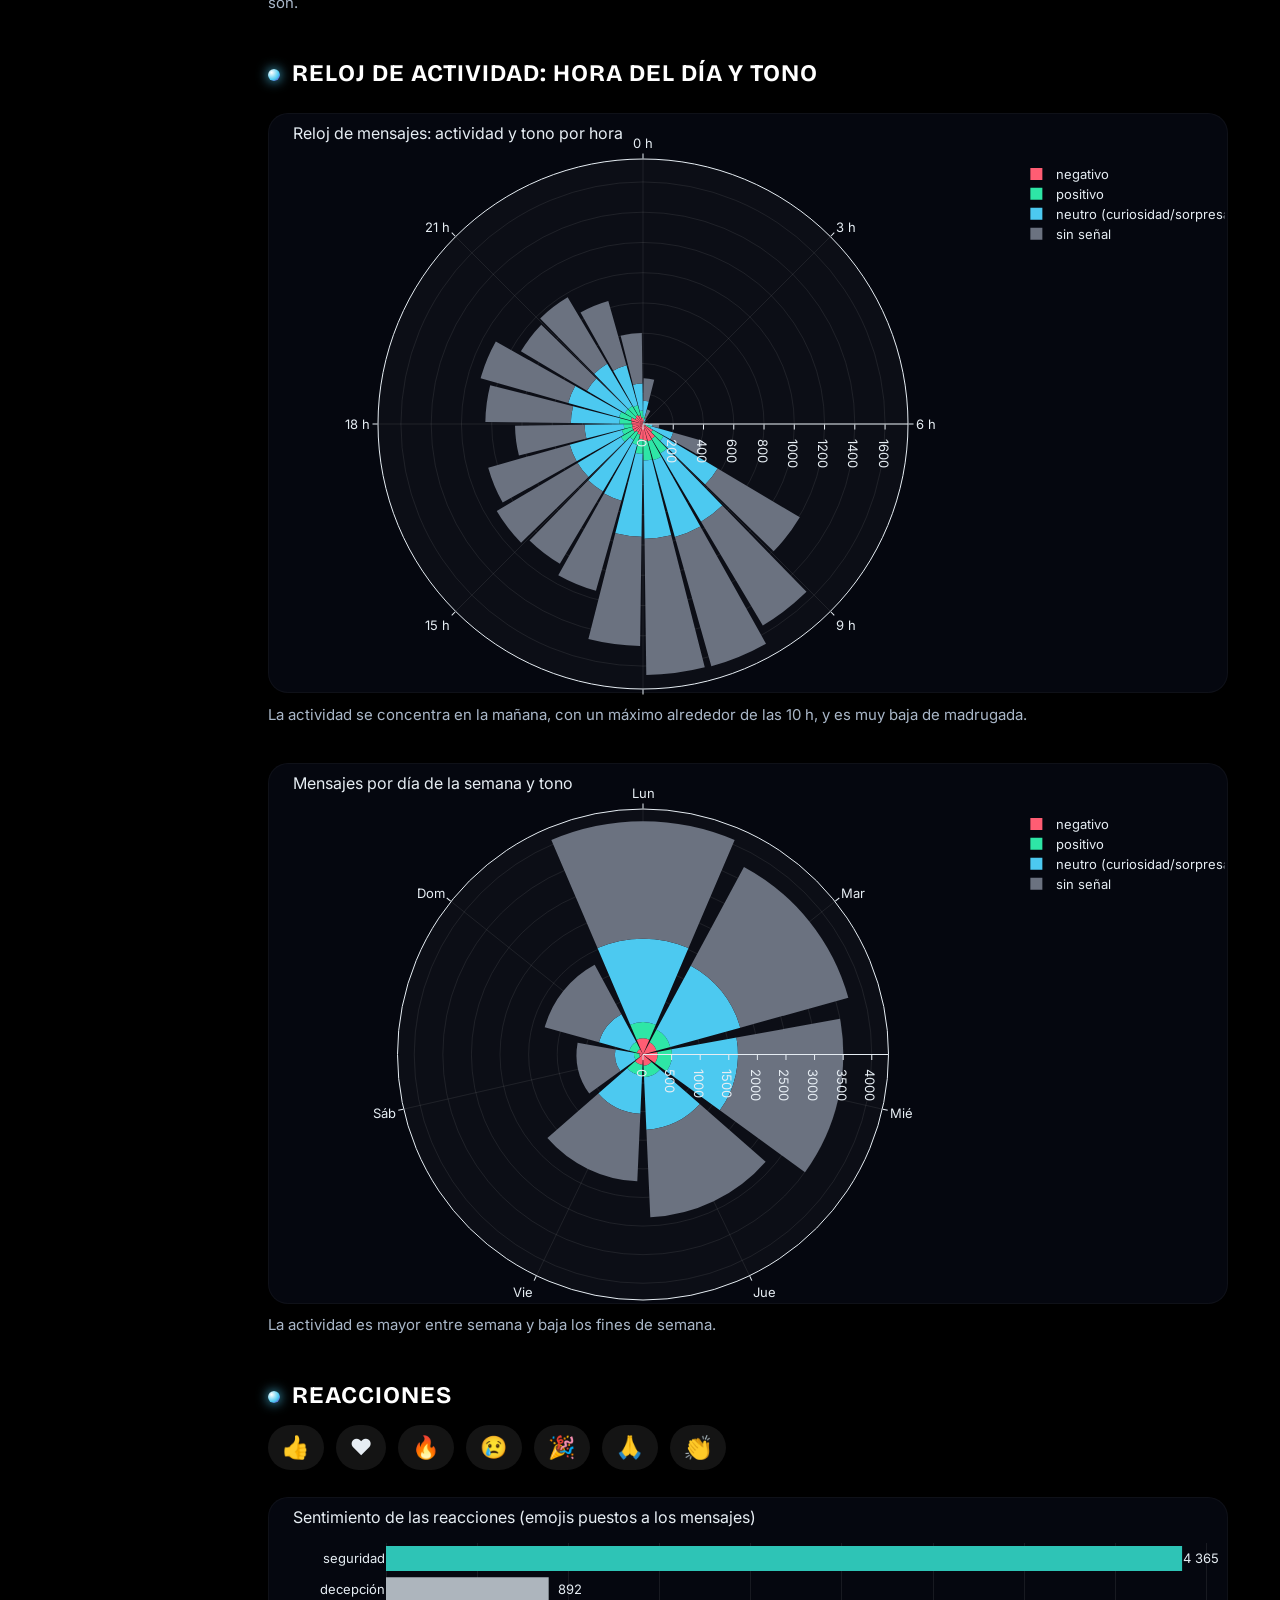
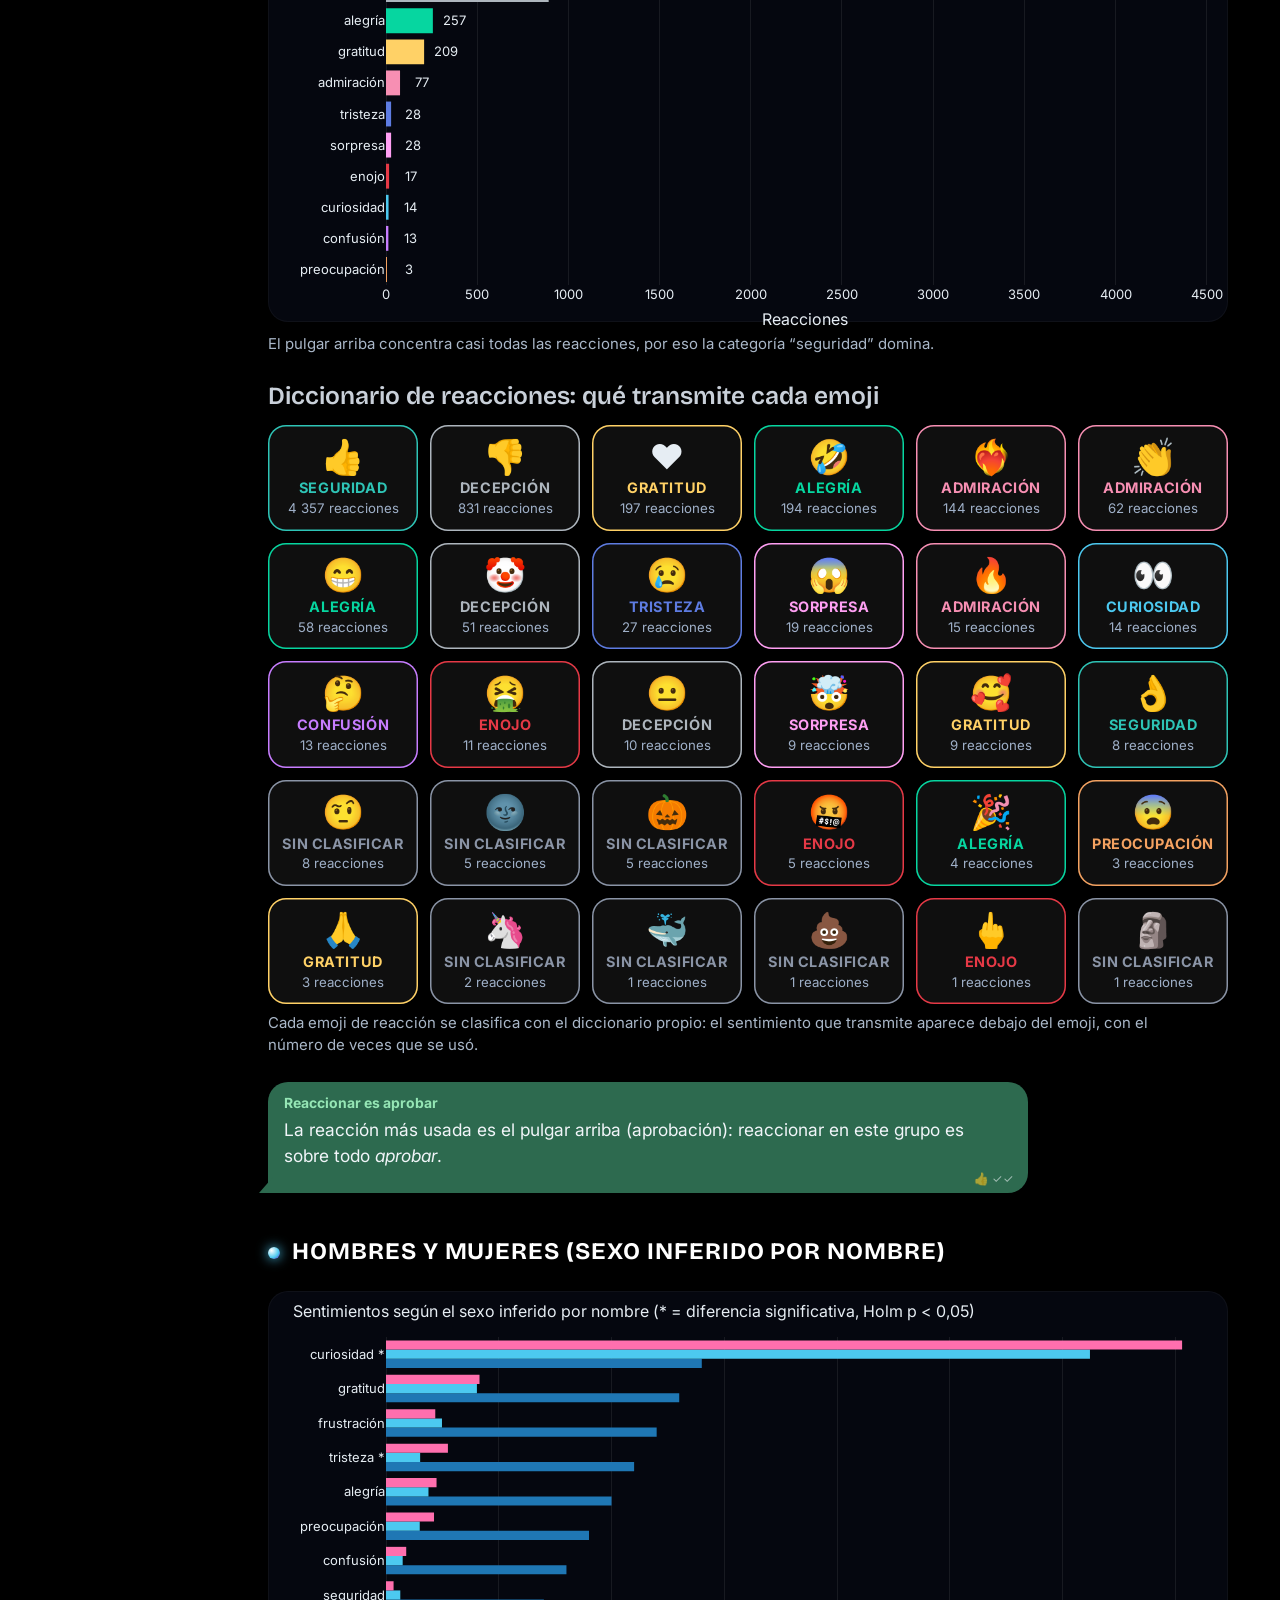
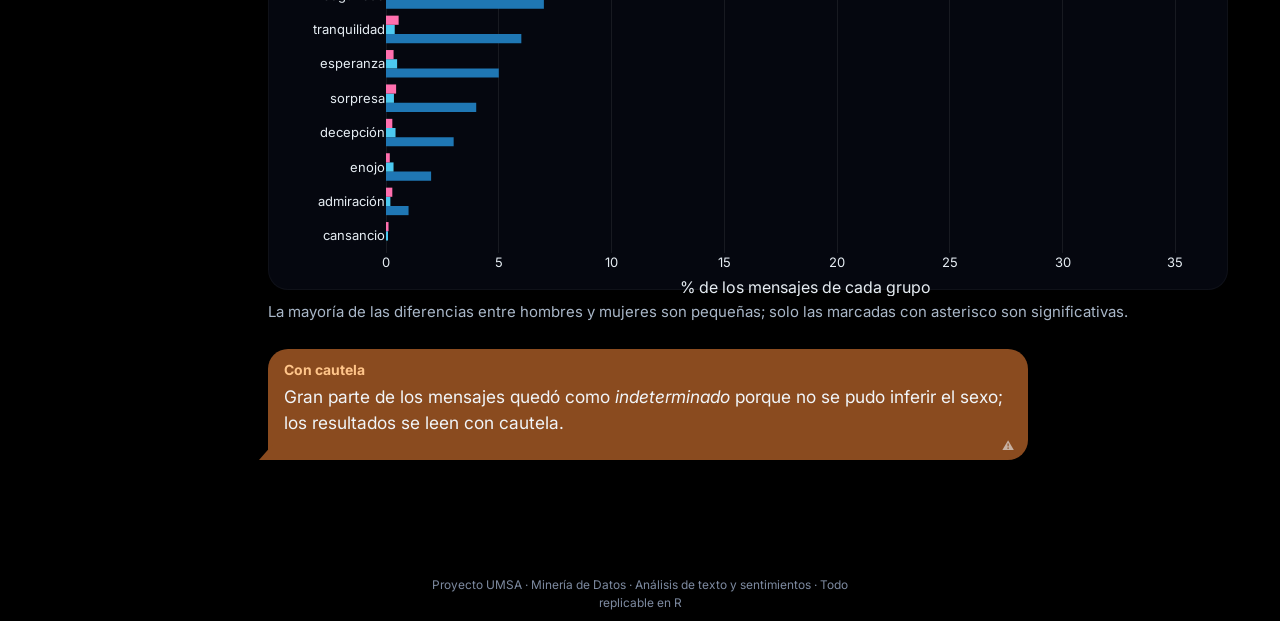
<file: sentimientos.html>
<!DOCTYPE html>
<html xmlns="http://www.w3.org/1999/xhtml" lang="en" xml:lang="en"><head>

<meta charset="utf-8">
<meta name="generator" content="quarto-1.10.18">

<meta name="viewport" content="width=device-width, initial-scale=1.0, user-scalable=yes">


<title>Sentimientos – Sentimientos en Telegram</title>
<style>
/* Default styles provided by pandoc.
** See https://pandoc.org/MANUAL.html#variables-for-html for config info.
*/
span.smallcaps{font-variant: small-caps;}
div.columns{display: flex; gap: 1.5em;}
div.column{flex: auto;}
@media screen {
div.columns{gap: min(4vw, 1.5em);}
div.column{overflow-x: auto;}
}
div.hanging-indent{margin-left: 1.5em; text-indent: -1.5em;}
ul.task-list{list-style: none;}
ul.task-list li input[type="checkbox"] {
  width: 0.8em;
  margin: 0 0.8em 0.2em -1em; /* quarto-specific, see https://github.com/quarto-dev/quarto-cli/issues/4556 */ 
  vertical-align: middle;
}
</style>


<script src="site_libs/quarto-nav/quarto-nav.js"></script>
<script src="site_libs/quarto-nav/headroom.min.js"></script>
<script src="site_libs/clipboard/clipboard.min.js"></script>
<script src="site_libs/quarto-search/autocomplete.umd.js"></script>
<script src="site_libs/quarto-search/fuse.min.js"></script>
<script src="site_libs/quarto-search/quarto-search.js"></script>
<meta name="quarto:offset" content="./">
<script src="site_libs/quarto-html/quarto.js" type="module"></script>
<script src="site_libs/quarto-html/tabsets/tabsets.js" type="module"></script>
<script src="site_libs/quarto-html/popper.min.js"></script>
<script src="site_libs/quarto-html/tippy.umd.min.js"></script>
<script src="site_libs/quarto-html/anchor.min.js"></script>
<link href="site_libs/quarto-html/tippy.css" rel="stylesheet">
<link href="site_libs/quarto-html/quarto-syntax-highlighting-dark-b85bc7c33db8c58e0ec93c3465666fed.css" rel="stylesheet" id="quarto-text-highlighting-styles">
<script src="site_libs/bootstrap/bootstrap.min.js"></script>
<link href="site_libs/bootstrap/bootstrap-icons.css" rel="stylesheet">
<link href="site_libs/bootstrap/bootstrap-5462337d800d4acce2c3aed5f684d181.min.css" rel="stylesheet" append-hash="true" id="quarto-bootstrap" data-mode="dark">
<script id="quarto-search-options" type="application/json">{
  "location": "sidebar",
  "copy-button": false,
  "collapse-after": 3,
  "panel-placement": "start",
  "type": "textbox",
  "limit": 50,
  "keyboard-shortcut": [
    "f",
    "/",
    "s"
  ],
  "show-item-context": false,
  "language": {
    "search-no-results-text": "No results",
    "search-matching-documents-text": "matching documents",
    "search-copy-link-title": "Copy link to search",
    "search-hide-matches-text": "Hide additional matches",
    "search-more-match-text": "more match in this document",
    "search-more-matches-text": "more matches in this document",
    "search-clear-button-title": "Clear",
    "search-text-placeholder": "",
    "search-detached-cancel-button-title": "Cancel",
    "search-submit-button-title": "Submit",
    "search-label": "Search"
  }
}</script>
<style>html{ scroll-behavior: smooth; }</style>
<script src="site_libs/htmlwidgets-1.6.4/htmlwidgets.js"></script>

<script src="site_libs/plotly-binding-4.12.1/plotly.js"></script>

<script src="site_libs/typedarray-0.1/typedarray.min.js"></script>

<script src="site_libs/jquery-3.5.1/jquery.min.js"></script>

<link href="site_libs/crosstalk-1.2.2/css/crosstalk.min.css" rel="stylesheet">

<script src="site_libs/crosstalk-1.2.2/js/crosstalk.min.js"></script>

<link href="site_libs/plotly-htmlwidgets-css-2.25.2/plotly-htmlwidgets.css" rel="stylesheet">

<script src="site_libs/plotly-main-2.25.2/plotly-latest.min.js"></script>



<link rel="stylesheet" href="styles.css">
</head>

<body class="nav-sidebar docked fullcontent quarto-light">

<div id="quarto-search-results"></div>
  <header id="quarto-header" class="headroom fixed-top">
  <nav class="quarto-secondary-nav">
    <div class="container-fluid d-flex">
      <button type="button" class="quarto-btn-toggle btn" data-bs-toggle="collapse" role="button" data-bs-target=".quarto-sidebar-collapse-item" aria-controls="quarto-sidebar" aria-expanded="false" aria-label="Toggle sidebar navigation" onclick="if (window.quartoToggleHeadroom) { window.quartoToggleHeadroom(); }">
        <i class="bi bi-layout-text-sidebar-reverse"></i>
      </button>
        <nav class="quarto-page-breadcrumbs" aria-label="breadcrumb"><ol class="breadcrumb"><li class="breadcrumb-item"><a href="./sentimientos.html">Sentimientos</a></li></ol></nav>
        <a class="flex-grow-1" role="navigation" data-bs-toggle="collapse" data-bs-target=".quarto-sidebar-collapse-item" aria-controls="quarto-sidebar" aria-expanded="false" aria-label="Toggle sidebar navigation" onclick="if (window.quartoToggleHeadroom) { window.quartoToggleHeadroom(); }">      
        </a>
    </div>
  </nav>
</header>
<!-- content -->
<div id="quarto-content" class="quarto-container page-columns page-rows-contents page-layout-article">
<!-- sidebar -->
  <nav id="quarto-sidebar" class="sidebar collapse collapse-horizontal quarto-sidebar-collapse-item sidebar-navigation docked overflow-auto">
    <div class="pt-lg-2 mt-2 text-left sidebar-header">
    <div class="sidebar-title mb-0 py-0">
      <a href="./">Sentimientos en Telegram</a> 
    </div>
      </div>
    <div class="sidebar-menu-container"> 
    <ul class="list-unstyled mt-1">
        <li class="sidebar-item">
  <div class="sidebar-item-container"> 
  <a href="./index.html" class="sidebar-item-text sidebar-link">
 <span class="menu-text">Inicio</span></a>
  </div>
</li>
        <li class="sidebar-item">
  <div class="sidebar-item-container"> 
  <a href="./metodologia.html" class="sidebar-item-text sidebar-link">
 <span class="menu-text">Metodología</span></a>
  </div>
</li>
        <li class="sidebar-item">
  <div class="sidebar-item-container"> 
  <a href="./calidad.html" class="sidebar-item-text sidebar-link">
 <span class="menu-text">Calidad</span></a>
  </div>
</li>
        <li class="sidebar-item">
  <div class="sidebar-item-container"> 
  <a href="./validacion.html" class="sidebar-item-text sidebar-link">
 <span class="menu-text">Validación</span></a>
  </div>
</li>
        <li class="sidebar-item">
  <div class="sidebar-item-container"> 
  <a href="./sentimientos.html" class="sidebar-item-text sidebar-link active">
 <span class="menu-text">Sentimientos</span></a>
  </div>
</li>
        <li class="sidebar-item">
  <div class="sidebar-item-container"> 
  <a href="./texto.html" class="sidebar-item-text sidebar-link">
 <span class="menu-text">Texto y temas</span></a>
  </div>
</li>
        <li class="sidebar-item">
  <div class="sidebar-item-container"> 
  <a href="./evaluativo.html" class="sidebar-item-text sidebar-link">
 <span class="menu-text">Evaluativo</span></a>
  </div>
</li>
        <li class="sidebar-item">
  <div class="sidebar-item-container"> 
  <a href="./interactivos.html" class="sidebar-item-text sidebar-link">
 <span class="menu-text">Interactivos</span></a>
  </div>
</li>
        <li class="sidebar-item">
  <div class="sidebar-item-container"> 
  <a href="./bitacora.html" class="sidebar-item-text sidebar-link">
 <span class="menu-text">Bitácora</span></a>
  </div>
</li>
        <li class="sidebar-item">
  <div class="sidebar-item-container"> 
  <a href="./conclusiones.html" class="sidebar-item-text sidebar-link">
 <span class="menu-text">Conclusiones</span></a>
  </div>
</li>
    </ul>
    </div>
</nav>
<div id="quarto-sidebar-glass" class="quarto-sidebar-collapse-item" data-bs-toggle="collapse" data-bs-target=".quarto-sidebar-collapse-item"></div>
<!-- margin-sidebar -->
    
<!-- main -->
<main class="content" id="quarto-document-content">

<header id="title-block-header" class="quarto-title-block default">
<div class="quarto-title">
<h1 class="title">Sentimientos</h1>
</div>



<div class="quarto-title-meta">

    
  
    
  </div>
  


</header>


<div class="emo">
<span>😊</span><span>🙏</span><span>🤔</span><span>😢</span><span>😤</span><span>😮</span><span>😌</span>
</div>
<section id="visión-general-diccionario-propio-v2-15-categorías" class="level2">
<h2 class="anchored" data-anchor-id="visión-general-diccionario-propio-v2-15-categorías">Visión general (diccionario propio v2, 15 categorías)</h2>
<div class="cell">
<div class="cell-output-display">
<div id="htmlwidget-7f3afbd042928a96e4c9" style="width:100%;height:580px;" class="plotly html-widget"></div>
<script type="application/json" data-for="htmlwidget-7f3afbd042928a96e4c9">{"x":{"visdat":{"575c7a8edd8":["function () ","plotlyVisDat"]},"cur_data":"575c7a8edd8","attrs":{"575c7a8edd8":{"y":["cansancio","admiración","enojo","sorpresa","decepción","esperanza","tranquilidad","seguridad","confusión","tristeza","preocupación","alegría","frustración","gratitud","curiosidad"],"x":[0.10353574571620854,0.22260185328984833,0.26401615157633174,0.40896619557902364,0.42449655743645498,0.44520370657969666,0.46073406843712789,0.62639126158306158,0.95770564787492884,1.5996272713154216,1.651395144173526,1.9205880830356681,2.3347310659005021,4.2967334472226542,35.543821504374385],"orientation":"h","marker":{"color":["#868e96","#f78fb3","#e63946","#ff9ff3","#adb5bd","#a8e063","#74c0fc","#2ec4b6","#c77dff","#5e7ce2","#f4a261","#06d6a0","#ff6b6b","#ffd166","#4cc9f0"],"line":{"width":0}},"text":["0,1 %","0,2 %","0,3 %","0,4 %","0,4 %","0,4 %","0,5 %","0,6 %","1,0 %","1,6 %","1,7 %","1,9 %","2,3 %","4,3 %","35,5 %"],"textposition":"outside","cliponaxis":false,"hovertemplate":"%{y}: %{x:.2f} % de los mensajes<extra><\/extra>","alpha_stroke":1,"sizes":[10,100],"spans":[1,20],"type":"bar"}},"layout":{"margin":{"b":10,"l":10,"t":40,"r":10},"paper_bgcolor":"rgba(0,0,0,0)","plot_bgcolor":"rgba(0,0,0,0)","font":{"color":"#e6edf3","family":"Inter, Segoe UI, sans-serif","size":13},"hoverlabel":{"bgcolor":"#111a2b","bordercolor":"#4cc9f0","font":{"color":"#ffffff"}},"legend":{"font":{"color":"#e6edf3"},"bgcolor":"rgba(0,0,0,0)"},"title":{"text":"Qué sentimientos aparecen (% de los mensajes analizados)","x":0.02,"font":{"size":16,"color":"#e6edf3"}},"xaxis":{"domain":[0,1],"automargin":true,"title":"% de mensajes","gridcolor":"rgba(255,255,255,0.08)","zerolinecolor":"rgba(255,255,255,0.08)","color":"#e6edf3"},"yaxis":{"domain":[0,1],"automargin":true,"title":"","color":"#e6edf3","type":"category","categoryorder":"array","categoryarray":["cansancio","admiración","enojo","sorpresa","decepción","esperanza","tranquilidad","seguridad","confusión","tristeza","preocupación","alegría","frustración","gratitud","curiosidad"]},"hovermode":"closest","showlegend":false},"source":"A","config":{"modeBarButtonsToAdd":["hoverclosest","hovercompare"],"showSendToCloud":false,"displaylogo":false,"responsive":true,"modeBarButtonsToRemove":["lasso2d","select2d","autoScale2d","toggleSpikelines"]},"data":[{"y":["cansancio","admiración","enojo","sorpresa","decepción","esperanza","tranquilidad","seguridad","confusión","tristeza","preocupación","alegría","frustración","gratitud","curiosidad"],"x":[0.10353574571620854,0.22260185328984833,0.26401615157633174,0.40896619557902364,0.42449655743645498,0.44520370657969666,0.46073406843712789,0.62639126158306158,0.95770564787492884,1.5996272713154216,1.651395144173526,1.9205880830356681,2.3347310659005021,4.2967334472226542,35.543821504374385],"orientation":"h","marker":{"color":["#868e96","#f78fb3","#e63946","#ff9ff3","#adb5bd","#a8e063","#74c0fc","#2ec4b6","#c77dff","#5e7ce2","#f4a261","#06d6a0","#ff6b6b","#ffd166","#4cc9f0"],"line":{"color":"rgba(31,119,180,1)","width":0}},"text":["0,1 %","0,2 %","0,3 %","0,4 %","0,4 %","0,4 %","0,5 %","0,6 %","1,0 %","1,6 %","1,7 %","1,9 %","2,3 %","4,3 %","35,5 %"],"textposition":["outside","outside","outside","outside","outside","outside","outside","outside","outside","outside","outside","outside","outside","outside","outside"],"cliponaxis":false,"hovertemplate":["%{y}: %{x:.2f} % de los mensajes<extra><\/extra>","%{y}: %{x:.2f} % de los mensajes<extra><\/extra>","%{y}: %{x:.2f} % de los mensajes<extra><\/extra>","%{y}: %{x:.2f} % de los mensajes<extra><\/extra>","%{y}: %{x:.2f} % de los mensajes<extra><\/extra>","%{y}: %{x:.2f} % de los mensajes<extra><\/extra>","%{y}: %{x:.2f} % de los mensajes<extra><\/extra>","%{y}: %{x:.2f} % de los mensajes<extra><\/extra>","%{y}: %{x:.2f} % de los mensajes<extra><\/extra>","%{y}: %{x:.2f} % de los mensajes<extra><\/extra>","%{y}: %{x:.2f} % de los mensajes<extra><\/extra>","%{y}: %{x:.2f} % de los mensajes<extra><\/extra>","%{y}: %{x:.2f} % de los mensajes<extra><\/extra>","%{y}: %{x:.2f} % de los mensajes<extra><\/extra>","%{y}: %{x:.2f} % de los mensajes<extra><\/extra>"],"type":"bar","error_y":{"color":"rgba(31,119,180,1)"},"error_x":{"color":"rgba(31,119,180,1)"},"xaxis":"x","yaxis":"y","frame":null}],"highlight":{"on":"plotly_click","persistent":false,"dynamic":false,"selectize":false,"opacityDim":0.20000000000000001,"selected":{"opacity":1},"debounce":0},"shinyEvents":["plotly_hover","plotly_click","plotly_selected","plotly_relayout","plotly_brushed","plotly_brushing","plotly_clickannotation","plotly_doubleclick","plotly_deselect","plotly_afterplot","plotly_sunburstclick"],"base_url":"https://plot.ly"},"evals":[],"jsHooks":[]}</script>
</div>
</div>
<p class="interp">
La curiosidad es el sentimiento dominante; le siguen la gratitud, la frustración y la alegría.
</p>
<div class="tg">
<div class="msg azul" data-t="🤔">
<p><span class="who">Lo que más se ve</span> La <strong>curiosidad</strong> (preguntas) domina; después vienen la gratitud, la frustración y la alegría.</p>
</div>
</div>
</section>
<section id="librería-nrc-8-frente-a-diccionario-propio-15" class="level2">
<h2 class="anchored" data-anchor-id="librería-nrc-8-frente-a-diccionario-propio-15">Librería NRC (8) frente a diccionario propio (15)</h2>
<div class="cell">
<div class="cell-output-display">
<div id="htmlwidget-db8b8babe82b95b89a4e" style="width:100%;height:657px;" class="plotly html-widget"></div>
<script type="application/json" data-for="htmlwidget-db8b8babe82b95b89a4e">{"x":{"visdat":{"575c2b246c73":["function () ","plotlyVisDat"]},"cur_data":"575c2b246c73","attrs":{"575c2b246c73":{"y":{},"x":{},"orientation":"h","hovertemplate":"%{y}: %{x:.1f} % de los mensajes<extra>%{fullData.name}<\/extra>","color":{},"colors":["#8b97a7","#f72585"],"alpha_stroke":1,"sizes":[10,100],"spans":[1,20],"type":"bar"}},"layout":{"margin":{"b":10,"l":10,"t":40,"r":10},"paper_bgcolor":"rgba(0,0,0,0)","plot_bgcolor":"rgba(0,0,0,0)","font":{"color":"#e6edf3","family":"Inter, Segoe UI, sans-serif","size":13},"hoverlabel":{"bgcolor":"#111a2b","bordercolor":"#4cc9f0","font":{"color":"#ffffff"}},"legend":{"font":{"color":"#e6edf3"},"bgcolor":"rgba(0,0,0,0)"},"title":{"text":"Librería NRC (8) frente a diccionario propio (15)","x":0.02,"font":{"size":16,"color":"#e6edf3"}},"xaxis":{"domain":[0,1],"automargin":true,"title":"% de mensajes analizados","gridcolor":"rgba(255,255,255,0.08)","zerolinecolor":"rgba(255,255,255,0.08)","color":"#e6edf3"},"yaxis":{"domain":[0,1],"automargin":true,"title":"","color":"#e6edf3","type":"category","categoryorder":"array","categoryarray":["cansancio","admiración","enojo","sorpresa","decepción","esperanza","tranquilidad","seguridad","confusión","tristeza","preocupación","alegría","aversión (NRC)","frustración","gratitud","enojo (NRC)","sorpresa (NRC)","alegría (NRC)","miedo (NRC)","tristeza (NRC)","anticipación (NRC)","confianza (NRC)","curiosidad"]},"hovermode":"closest","showlegend":true},"source":"A","config":{"modeBarButtonsToAdd":["hoverclosest","hovercompare"],"showSendToCloud":false,"displaylogo":false,"responsive":true,"modeBarButtonsToRemove":["lasso2d","select2d","autoScale2d","toggleSpikelines"]},"data":[{"y":["cansancio","admiración","enojo","sorpresa","decepción","esperanza","tranquilidad","seguridad","confusión","tristeza","preocupación","alegría","frustración","gratitud","curiosidad"],"x":[0.073715248525695026,0.17375737152485199,0.23694187026116198,0.32118786857624199,0.35804549283908998,0.44755686604886197,0.45808761583824698,0.63184498736310002,0.87931760741364695,1.3742628475147429,1.595408593091828,1.758635214827295,2.3694187026116262,4.3176074136478517,36.057287278854254],"orientation":"h","hovertemplate":["%{y}: %{x:.1f} % de los mensajes<extra>%{fullData.name}<\/extra>","%{y}: %{x:.1f} % de los mensajes<extra>%{fullData.name}<\/extra>","%{y}: %{x:.1f} % de los mensajes<extra>%{fullData.name}<\/extra>","%{y}: %{x:.1f} % de los mensajes<extra>%{fullData.name}<\/extra>","%{y}: %{x:.1f} % de los mensajes<extra>%{fullData.name}<\/extra>","%{y}: %{x:.1f} % de los mensajes<extra>%{fullData.name}<\/extra>","%{y}: %{x:.1f} % de los mensajes<extra>%{fullData.name}<\/extra>","%{y}: %{x:.1f} % de los mensajes<extra>%{fullData.name}<\/extra>","%{y}: %{x:.1f} % de los mensajes<extra>%{fullData.name}<\/extra>","%{y}: %{x:.1f} % de los mensajes<extra>%{fullData.name}<\/extra>","%{y}: %{x:.1f} % de los mensajes<extra>%{fullData.name}<\/extra>","%{y}: %{x:.1f} % de los mensajes<extra>%{fullData.name}<\/extra>","%{y}: %{x:.1f} % de los mensajes<extra>%{fullData.name}<\/extra>","%{y}: %{x:.1f} % de los mensajes<extra>%{fullData.name}<\/extra>","%{y}: %{x:.1f} % de los mensajes<extra>%{fullData.name}<\/extra>"],"type":"bar","name":"Diccionario propio (15)","marker":{"color":"rgba(139,151,167,1)","line":{"color":"rgba(139,151,167,1)"}},"textfont":{"color":"rgba(139,151,167,1)"},"error_y":{"color":"rgba(139,151,167,1)"},"error_x":{"color":"rgba(139,151,167,1)"},"xaxis":"x","yaxis":"y","frame":null},{"y":["aversión (NRC)","enojo (NRC)","sorpresa (NRC)","alegría (NRC)","miedo (NRC)","tristeza (NRC)","anticipación (NRC)","confianza (NRC)"],"x":[1.9797809604043801,4.8704717775905646,5.8814237573715245,7.0766638584667225,7.8348778433024426,9.4934709351305795,11.731255265374894,15.253791069924175],"orientation":"h","hovertemplate":["%{y}: %{x:.1f} % de los mensajes<extra>%{fullData.name}<\/extra>","%{y}: %{x:.1f} % de los mensajes<extra>%{fullData.name}<\/extra>","%{y}: %{x:.1f} % de los mensajes<extra>%{fullData.name}<\/extra>","%{y}: %{x:.1f} % de los mensajes<extra>%{fullData.name}<\/extra>","%{y}: %{x:.1f} % de los mensajes<extra>%{fullData.name}<\/extra>","%{y}: %{x:.1f} % de los mensajes<extra>%{fullData.name}<\/extra>","%{y}: %{x:.1f} % de los mensajes<extra>%{fullData.name}<\/extra>","%{y}: %{x:.1f} % de los mensajes<extra>%{fullData.name}<\/extra>"],"type":"bar","name":"NRC / syuzhet (8)","marker":{"color":"rgba(247,37,133,1)","line":{"color":"rgba(247,37,133,1)"}},"textfont":{"color":"rgba(247,37,133,1)"},"error_y":{"color":"rgba(247,37,133,1)"},"error_x":{"color":"rgba(247,37,133,1)"},"xaxis":"x","yaxis":"y","frame":null}],"highlight":{"on":"plotly_click","persistent":false,"dynamic":false,"selectize":false,"opacityDim":0.20000000000000001,"selected":{"opacity":1},"debounce":0},"shinyEvents":["plotly_hover","plotly_click","plotly_selected","plotly_relayout","plotly_brushed","plotly_brushing","plotly_clickannotation","plotly_doubleclick","plotly_deselect","plotly_afterplot","plotly_sunburstclick"],"base_url":"https://plot.ly"},"evals":[],"jsHooks":[]}</script>
</div>
</div>
<p class="interp">
La librería NRC detecta más mensajes pero con palabras ambiguas; el diccionario propio es más conservador.
</p>
<div class="tg">
<div class="msg morada" data-t="📚">
<p><span class="who">¿Por qué dos diccionarios?</span> NRC es un diccionario inglés traducido: detecta muchísimo más (confianza, anticipación) pero con palabras ambiguas. El diccionario propio es más conservador y cubre 15 categorías pensadas para este contexto.</p>
</div>
</div>
</section>
<section id="radar-de-emociones-invierno-verano-y-fuera-de-temporada" class="level2">
<h2 class="anchored" data-anchor-id="radar-de-emociones-invierno-verano-y-fuera-de-temporada">Radar de emociones: Invierno, Verano y fuera de temporada</h2>
<div class="cell">
<div class="cell-output-display">
<div id="htmlwidget-741b05932d4029d6adbd" style="width:100%;height:541px;" class="plotly html-widget"></div>
<script type="application/json" data-for="htmlwidget-741b05932d4029d6adbd">{"x":{"visdat":{"575c476038ce":["function () ","plotlyVisDat"]},"cur_data":"575c476038ce","attrs":{"575c476038ce":{"mode":"lines+markers","fill":"toself","alpha_stroke":1,"sizes":[10,100],"spans":[1,20],"type":"scatterpolar"},"575c476038ce.1":{"mode":"lines+markers","fill":"toself","alpha_stroke":1,"sizes":[10,100],"spans":[1,20],"type":"scatterpolar","r":[3.8904235727440142,1.8761510128913448,2.1639042357274403,1.1395027624309393,1.4617863720073665,0.81721915285451197,0.55248618784530379,0.49493554327808481,0.33379373848987109,0.39134438305709029,0.52946593001841624,0.23020257826887663,0.19567219152854515,0.18416206261510129,3.8904235727440142],"theta":["gratitud","alegría","frustración","preocupación","tristeza","confusión","seguridad","tranquilidad","decepción","sorpresa","esperanza","enojo","admiración","cansancio","gratitud"],"name":"Invierno","opacity":0.84999999999999998,"line":{"color":"#4cc9f0","width":2.5},"marker":{"color":"#4cc9f0"},"fillcolor":"#4cc9f026","hovertemplate":"%{theta}: %{r:.2f} %<extra>%{fullData.name}<\/extra>","inherit":true},"575c476038ce.2":{"mode":"lines+markers","fill":"toself","alpha_stroke":1,"sizes":[10,100],"spans":[1,20],"type":"scatterpolar","r":[4.4964220869379474,1.7622556872797179,2.7021253871622344,2.0826658122396662,1.6874933247890631,1.1000747623624909,0.68354159991455732,0.40585282494926839,0.49129552493858808,0.44857417494392821,0.41653316244793331,0.26700843746662395,0.2242870874719641,0.042721349994659832,4.4964220869379474],"theta":["gratitud","alegría","frustración","preocupación","tristeza","confusión","seguridad","tranquilidad","decepción","sorpresa","esperanza","enojo","admiración","cansancio","gratitud"],"name":"Verano","opacity":0.84999999999999998,"line":{"color":"#ffd166","width":2.5},"marker":{"color":"#ffd166"},"fillcolor":"#ffd16626","hovertemplate":"%{theta}: %{r:.2f} %<extra>%{fullData.name}<\/extra>","inherit":true},"575c476038ce.3":{"mode":"lines+markers","fill":"toself","alpha_stroke":1,"sizes":[10,100],"spans":[1,20],"type":"scatterpolar","r":[5.6082148499210112,3.39652448657188,0.78988941548183245,1.9747235387045816,1.8957345971563979,0.86887835703001581,0.7109004739336493,0.63191153238546605,0.55292259083728279,0.23696682464454977,0.078988941548183256,0.47393364928909953,0.39494470774091622,0,5.6082148499210112],"theta":["gratitud","alegría","frustración","preocupación","tristeza","confusión","seguridad","tranquilidad","decepción","sorpresa","esperanza","enojo","admiración","cansancio","gratitud"],"name":"Fuera de temporada","opacity":0.84999999999999998,"line":{"color":"#ff6b6b","width":2.5},"marker":{"color":"#ff6b6b"},"fillcolor":"#ff6b6b26","hovertemplate":"%{theta}: %{r:.2f} %<extra>%{fullData.name}<\/extra>","inherit":true}},"layout":{"margin":{"b":10,"l":10,"t":40,"r":10},"paper_bgcolor":"rgba(0,0,0,0)","plot_bgcolor":"rgba(0,0,0,0)","font":{"color":"#e6edf3","family":"Inter, Segoe UI, sans-serif","size":13},"hoverlabel":{"bgcolor":"#111a2b","bordercolor":"#4cc9f0","font":{"color":"#ffffff"}},"legend":{"font":{"color":"#e6edf3"},"bgcolor":"rgba(0,0,0,0)"},"title":{"text":"Perfil emocional por temporada (sin curiosidad)","x":0.02,"font":{"size":16,"color":"#e6edf3"}},"polar":{"bgcolor":"rgba(255,255,255,0.03)","radialaxis":{"ticksuffix":"%","gridcolor":"rgba(255,255,255,0.08)","color":"#e6edf3","angle":90},"angularaxis":{"categoryarray":["gratitud","alegría","frustración","preocupación","tristeza","confusión","seguridad","tranquilidad","decepción","sorpresa","esperanza","enojo","admiración","cansancio"],"categoryorder":"array","direction":"clockwise","color":"#e6edf3","gridcolor":"rgba(255,255,255,0.08)"}},"hovermode":"closest","showlegend":true},"source":"A","config":{"modeBarButtonsToAdd":["hoverclosest","hovercompare"],"showSendToCloud":false,"displaylogo":false,"responsive":true,"modeBarButtonsToRemove":["lasso2d","select2d","autoScale2d","toggleSpikelines"]},"data":[{"fillcolor":"rgba(31,119,180,0.5)","mode":"lines+markers","fill":"toself","type":"scatterpolar","marker":{"color":"rgba(31,119,180,1)","line":{"color":"rgba(31,119,180,1)"}},"line":{"color":"rgba(31,119,180,1)"},"frame":null},{"fillcolor":"#4cc9f026","mode":"lines+markers","fill":"toself","type":"scatterpolar","r":[3.8904235727440142,1.8761510128913448,2.1639042357274403,1.1395027624309393,1.4617863720073665,0.81721915285451197,0.55248618784530379,0.49493554327808481,0.33379373848987109,0.39134438305709029,0.52946593001841624,0.23020257826887663,0.19567219152854515,0.18416206261510129,3.8904235727440142],"theta":["gratitud","alegría","frustración","preocupación","tristeza","confusión","seguridad","tranquilidad","decepción","sorpresa","esperanza","enojo","admiración","cansancio","gratitud"],"name":"Invierno","opacity":0.84999999999999998,"line":{"color":"#4cc9f0","width":2.5},"marker":{"color":"#4cc9f0","line":{"color":"rgba(255,127,14,1)"}},"hovertemplate":["%{theta}: %{r:.2f} %<extra>%{fullData.name}<\/extra>","%{theta}: %{r:.2f} %<extra>%{fullData.name}<\/extra>","%{theta}: %{r:.2f} %<extra>%{fullData.name}<\/extra>","%{theta}: %{r:.2f} %<extra>%{fullData.name}<\/extra>","%{theta}: %{r:.2f} %<extra>%{fullData.name}<\/extra>","%{theta}: %{r:.2f} %<extra>%{fullData.name}<\/extra>","%{theta}: %{r:.2f} %<extra>%{fullData.name}<\/extra>","%{theta}: %{r:.2f} %<extra>%{fullData.name}<\/extra>","%{theta}: %{r:.2f} %<extra>%{fullData.name}<\/extra>","%{theta}: %{r:.2f} %<extra>%{fullData.name}<\/extra>","%{theta}: %{r:.2f} %<extra>%{fullData.name}<\/extra>","%{theta}: %{r:.2f} %<extra>%{fullData.name}<\/extra>","%{theta}: %{r:.2f} %<extra>%{fullData.name}<\/extra>","%{theta}: %{r:.2f} %<extra>%{fullData.name}<\/extra>","%{theta}: %{r:.2f} %<extra>%{fullData.name}<\/extra>"],"frame":null},{"fillcolor":"#ffd16626","mode":"lines+markers","fill":"toself","type":"scatterpolar","r":[4.4964220869379474,1.7622556872797179,2.7021253871622344,2.0826658122396662,1.6874933247890631,1.1000747623624909,0.68354159991455732,0.40585282494926839,0.49129552493858808,0.44857417494392821,0.41653316244793331,0.26700843746662395,0.2242870874719641,0.042721349994659832,4.4964220869379474],"theta":["gratitud","alegría","frustración","preocupación","tristeza","confusión","seguridad","tranquilidad","decepción","sorpresa","esperanza","enojo","admiración","cansancio","gratitud"],"name":"Verano","opacity":0.84999999999999998,"line":{"color":"#ffd166","width":2.5},"marker":{"color":"#ffd166","line":{"color":"rgba(44,160,44,1)"}},"hovertemplate":["%{theta}: %{r:.2f} %<extra>%{fullData.name}<\/extra>","%{theta}: %{r:.2f} %<extra>%{fullData.name}<\/extra>","%{theta}: %{r:.2f} %<extra>%{fullData.name}<\/extra>","%{theta}: %{r:.2f} %<extra>%{fullData.name}<\/extra>","%{theta}: %{r:.2f} %<extra>%{fullData.name}<\/extra>","%{theta}: %{r:.2f} %<extra>%{fullData.name}<\/extra>","%{theta}: %{r:.2f} %<extra>%{fullData.name}<\/extra>","%{theta}: %{r:.2f} %<extra>%{fullData.name}<\/extra>","%{theta}: %{r:.2f} %<extra>%{fullData.name}<\/extra>","%{theta}: %{r:.2f} %<extra>%{fullData.name}<\/extra>","%{theta}: %{r:.2f} %<extra>%{fullData.name}<\/extra>","%{theta}: %{r:.2f} %<extra>%{fullData.name}<\/extra>","%{theta}: %{r:.2f} %<extra>%{fullData.name}<\/extra>","%{theta}: %{r:.2f} %<extra>%{fullData.name}<\/extra>","%{theta}: %{r:.2f} %<extra>%{fullData.name}<\/extra>"],"frame":null},{"fillcolor":"#ff6b6b26","mode":"lines+markers","fill":"toself","type":"scatterpolar","r":[5.6082148499210112,3.39652448657188,0.78988941548183245,1.9747235387045816,1.8957345971563979,0.86887835703001581,0.7109004739336493,0.63191153238546605,0.55292259083728279,0.23696682464454977,0.078988941548183256,0.47393364928909953,0.39494470774091622,0,5.6082148499210112],"theta":["gratitud","alegría","frustración","preocupación","tristeza","confusión","seguridad","tranquilidad","decepción","sorpresa","esperanza","enojo","admiración","cansancio","gratitud"],"name":"Fuera de temporada","opacity":0.84999999999999998,"line":{"color":"#ff6b6b","width":2.5},"marker":{"color":"#ff6b6b","line":{"color":"rgba(214,39,40,1)"}},"hovertemplate":["%{theta}: %{r:.2f} %<extra>%{fullData.name}<\/extra>","%{theta}: %{r:.2f} %<extra>%{fullData.name}<\/extra>","%{theta}: %{r:.2f} %<extra>%{fullData.name}<\/extra>","%{theta}: %{r:.2f} %<extra>%{fullData.name}<\/extra>","%{theta}: %{r:.2f} %<extra>%{fullData.name}<\/extra>","%{theta}: %{r:.2f} %<extra>%{fullData.name}<\/extra>","%{theta}: %{r:.2f} %<extra>%{fullData.name}<\/extra>","%{theta}: %{r:.2f} %<extra>%{fullData.name}<\/extra>","%{theta}: %{r:.2f} %<extra>%{fullData.name}<\/extra>","%{theta}: %{r:.2f} %<extra>%{fullData.name}<\/extra>","%{theta}: %{r:.2f} %<extra>%{fullData.name}<\/extra>","%{theta}: %{r:.2f} %<extra>%{fullData.name}<\/extra>","%{theta}: %{r:.2f} %<extra>%{fullData.name}<\/extra>","%{theta}: %{r:.2f} %<extra>%{fullData.name}<\/extra>","%{theta}: %{r:.2f} %<extra>%{fullData.name}<\/extra>"],"frame":null}],"highlight":{"on":"plotly_click","persistent":false,"dynamic":false,"selectize":false,"opacityDim":0.20000000000000001,"selected":{"opacity":1},"debounce":0},"shinyEvents":["plotly_hover","plotly_click","plotly_selected","plotly_relayout","plotly_brushed","plotly_brushing","plotly_clickannotation","plotly_doubleclick","plotly_deselect","plotly_afterplot","plotly_sunburstclick"],"base_url":"https://plot.ly"},"evals":[],"jsHooks":[]}</script>
</div>
</div>
<p class="interp">
El perfil emocional es muy parecido entre Invierno, Verano y fuera de temporada; cambia el volumen, no la forma.
</p>
<p>El perfil es muy parecido entre temporadas.</p>
</section>
<section id="por-periodo" class="level2">
<h2 class="anchored" data-anchor-id="por-periodo">Por periodo</h2>
<div class="cell">
<div class="cell-output-display">
<div id="htmlwidget-1a111bcff4944e3a32b9" style="width:100%;height:580px;" class="plotly html-widget"></div>
<script type="application/json" data-for="htmlwidget-1a111bcff4944e3a32b9">{"x":{"visdat":{"575c3f383bf1":["function () ","plotlyVisDat"]},"cur_data":"575c3f383bf1","attrs":{"575c3f383bf1":{"x":["Verano 2022-23","Invierno 2023","Verano 2023-24","Invierno 2024","Verano 2024-25","Invierno 2025","Verano 2025-26","Invierno 2026","Fuera de temporada"],"y":["cansancio","admiración","enojo","sorpresa","esperanza","decepción","tranquilidad","seguridad","confusión","tristeza","preocupación","alegría","frustración","gratitud","curiosidad"],"z":[[0,0,0.038051750380517502,0.26315789473684209,0.030293850348379271,0.26845637583892618,0.10030090270812438,0.1370801919122687,0],[0,0.30472320975114275,0.34246575342465752,0,0.27264465313541353,0.2348993288590604,0.15045135406218654,0.27416038382453739,0.39494470774091622],[0.069444444444444448,0.25393600812595224,0.26636225266362251,0.043859649122807008,0.33323235383217209,0.30201342281879195,0.30090270812437309,0.3427004797806717,0.47393364928909953],[0.69444444444444442,0.45708481462671408,0.45662100456621002,0.30701754385964913,0.4544077552256891,0.50335570469798652,0.25075225677031093,0.205620287868403,0.23696682464454977],[0.20833333333333337,0.40629761300152351,0.53272450532724502,0.39473684210526322,0.42411390487730988,0.67114093959731547,0.4012036108324975,0.61686086360520898,0.078988941548183256],[0.4861111111111111,0.35551041137633316,0.68493150684931503,0.35087719298245612,0.48470160557406849,0.36912751677852351,0.25075225677031093,0.205620287868403,0.55292259083728279],[0.27777777777777779,0.25393600812595224,0.49467275494672752,0.52631578947368418,0.33323235383217209,0.67114093959731547,0.50150451354062187,0.411240575736806,0.63191153238546605],[0.83333333333333337,0.96495683087861861,0.49467275494672752,0.26315789473684209,0.90881551045137843,0.63758389261744963,0.45135406218655971,0.27416038382453739,0.7109004739336493],[1.4583333333333333,0.91416962925342815,1.0273972602739725,0.83333333333333337,1.0905786125416539,0.70469798657718119,0.95285857572718158,0.89102124742974653,0.86887835703001581],[1.3888888888888888,1.6251904520060942,1.9025875190258752,1.4035087719298245,1.6358679188124812,1.6107382550335572,1.7051153460381143,1.0281014393420151,1.8957345971563979],[3.125,1.3204672422549515,1.6742770167427701,1.0526315789473684,1.7267494698576189,1.1409395973154359,2.4573721163490472,1.0281014393420151,1.9747235387045816],[1.6666666666666667,2.0822752666328088,2.016742770167427,2.0614035087719298,1.847924871251136,1.7114093959731544,1.3540621865596789,1.644962302947224,3.39652448657188],[1.5972222222222221,2.3869984763839511,2.1308980213089801,1.2719298245614037,3.0899727355346864,2.5503355704697985,3.6108324974924777,2.4674434544208359,0.78988941548183245],[6.8750000000000009,4.3676993397663786,4.10958904109589,4.5614035087719298,4.2108451984247193,3.1208053691275168,3.7612838515546638,3.7697052775873887,5.6082148499210112],[32.5,32.757745048247841,33.028919330289192,40.39473684210526,32.747652226597999,36.241610738255034,38.214643931795386,39.958875942426317,36.176935229067929]],"zmin":0,"zmax":8,"colorscale":[["0","#2a1458"],["0.25","#7b2cbf"],["0.5","#f72585"],["0.75","#ff9e00"],["1","#ffee32"]],"text":[[0,0,0,0.29999999999999999,0,0.29999999999999999,0.10000000000000001,0.10000000000000001,0],[0,0.29999999999999999,0.29999999999999999,0,0.29999999999999999,0.20000000000000001,0.20000000000000001,0.29999999999999999,0.40000000000000002],[0.10000000000000001,0.29999999999999999,0.29999999999999999,0,0.29999999999999999,0.29999999999999999,0.29999999999999999,0.29999999999999999,0.5],[0.69999999999999996,0.5,0.5,0.29999999999999999,0.5,0.5,0.29999999999999999,0.20000000000000001,0.20000000000000001],[0.20000000000000001,0.40000000000000002,0.5,0.40000000000000002,0.40000000000000002,0.69999999999999996,0.40000000000000002,0.59999999999999998,0.10000000000000001],[0.5,0.40000000000000002,0.69999999999999996,0.40000000000000002,0.5,0.40000000000000002,0.29999999999999999,0.20000000000000001,0.59999999999999998],[0.29999999999999999,0.29999999999999999,0.5,0.5,0.29999999999999999,0.69999999999999996,0.5,0.40000000000000002,0.59999999999999998],[0.80000000000000004,1,0.5,0.29999999999999999,0.90000000000000002,0.59999999999999998,0.5,0.29999999999999999,0.69999999999999996],[1.5,0.90000000000000002,1,0.80000000000000004,1.1000000000000001,0.69999999999999996,1,0.90000000000000002,0.90000000000000002],[1.3999999999999999,1.6000000000000001,1.8999999999999999,1.3999999999999999,1.6000000000000001,1.6000000000000001,1.7,1,1.8999999999999999],[3.1000000000000001,1.3,1.7,1.1000000000000001,1.7,1.1000000000000001,2.5,1,2],[1.7,2.1000000000000001,2,2.1000000000000001,1.8,1.7,1.3999999999999999,1.6000000000000001,3.3999999999999999],[1.6000000000000001,2.3999999999999999,2.1000000000000001,1.3,3.1000000000000001,2.6000000000000001,3.6000000000000001,2.5,0.80000000000000004],[6.9000000000000004,4.4000000000000004,4.0999999999999996,4.5999999999999996,4.2000000000000002,3.1000000000000001,3.7999999999999998,3.7999999999999998,5.5999999999999996],[32.5,32.799999999999997,33,40.399999999999999,32.700000000000003,36.200000000000003,38.200000000000003,40,36.200000000000003]],"texttemplate":"%{text}","textfont":{"color":"#ffffff","size":11},"colorbar":{"title":"% (tope 8)","tickfont":{"color":"#e6edf3"},"titlefont":{"color":"#e6edf3"}},"hovertemplate":"%{y} · %{x}: %{z:.2f} % de los mensajes<extra><\/extra>","xgap":3,"ygap":3,"alpha_stroke":1,"sizes":[10,100],"spans":[1,20],"type":"heatmap"}},"layout":{"margin":{"b":10,"l":10,"t":40,"r":10},"paper_bgcolor":"rgba(0,0,0,0)","plot_bgcolor":"rgba(0,0,0,0)","font":{"color":"#e6edf3","family":"Inter, Segoe UI, sans-serif","size":13},"hoverlabel":{"bgcolor":"#111a2b","bordercolor":"#4cc9f0","font":{"color":"#ffffff"}},"legend":{"font":{"color":"#e6edf3"},"bgcolor":"rgba(0,0,0,0)","yanchor":"top","y":0.5},"title":{"text":"Sentimientos por periodo (% de mensajes)","x":0.02,"font":{"size":16,"color":"#e6edf3"}},"xaxis":{"domain":[0,1],"automargin":true,"title":"","color":"#e6edf3","tickangle":-30},"yaxis":{"domain":[0,1],"automargin":true,"title":"","color":"#e6edf3"},"scene":{"zaxis":{"title":[]}},"hovermode":"closest","showlegend":false},"source":"A","config":{"modeBarButtonsToAdd":["hoverclosest","hovercompare"],"showSendToCloud":false,"displaylogo":false,"responsive":true,"modeBarButtonsToRemove":["lasso2d","select2d","autoScale2d","toggleSpikelines"]},"data":[{"colorbar":{"title":"% (tope 8)","ticklen":2,"tickfont":{"color":"#e6edf3"},"titlefont":{"color":"#e6edf3"},"len":0.5,"lenmode":"fraction","y":1,"yanchor":"top"},"colorscale":[["0","#2a1458"],["0.25","#7b2cbf"],["0.5","#f72585"],["0.75","#ff9e00"],["1","#ffee32"]],"showscale":true,"x":["Verano 2022-23","Invierno 2023","Verano 2023-24","Invierno 2024","Verano 2024-25","Invierno 2025","Verano 2025-26","Invierno 2026","Fuera de temporada"],"y":["cansancio","admiración","enojo","sorpresa","esperanza","decepción","tranquilidad","seguridad","confusión","tristeza","preocupación","alegría","frustración","gratitud","curiosidad"],"z":[[0,0,0.038051750380517502,0.26315789473684209,0.030293850348379271,0.26845637583892618,0.10030090270812438,0.1370801919122687,0],[0,0.30472320975114275,0.34246575342465752,0,0.27264465313541353,0.2348993288590604,0.15045135406218654,0.27416038382453739,0.39494470774091622],[0.069444444444444448,0.25393600812595224,0.26636225266362251,0.043859649122807008,0.33323235383217209,0.30201342281879195,0.30090270812437309,0.3427004797806717,0.47393364928909953],[0.69444444444444442,0.45708481462671408,0.45662100456621002,0.30701754385964913,0.4544077552256891,0.50335570469798652,0.25075225677031093,0.205620287868403,0.23696682464454977],[0.20833333333333337,0.40629761300152351,0.53272450532724502,0.39473684210526322,0.42411390487730988,0.67114093959731547,0.4012036108324975,0.61686086360520898,0.078988941548183256],[0.4861111111111111,0.35551041137633316,0.68493150684931503,0.35087719298245612,0.48470160557406849,0.36912751677852351,0.25075225677031093,0.205620287868403,0.55292259083728279],[0.27777777777777779,0.25393600812595224,0.49467275494672752,0.52631578947368418,0.33323235383217209,0.67114093959731547,0.50150451354062187,0.411240575736806,0.63191153238546605],[0.83333333333333337,0.96495683087861861,0.49467275494672752,0.26315789473684209,0.90881551045137843,0.63758389261744963,0.45135406218655971,0.27416038382453739,0.7109004739336493],[1.4583333333333333,0.91416962925342815,1.0273972602739725,0.83333333333333337,1.0905786125416539,0.70469798657718119,0.95285857572718158,0.89102124742974653,0.86887835703001581],[1.3888888888888888,1.6251904520060942,1.9025875190258752,1.4035087719298245,1.6358679188124812,1.6107382550335572,1.7051153460381143,1.0281014393420151,1.8957345971563979],[3.125,1.3204672422549515,1.6742770167427701,1.0526315789473684,1.7267494698576189,1.1409395973154359,2.4573721163490472,1.0281014393420151,1.9747235387045816],[1.6666666666666667,2.0822752666328088,2.016742770167427,2.0614035087719298,1.847924871251136,1.7114093959731544,1.3540621865596789,1.644962302947224,3.39652448657188],[1.5972222222222221,2.3869984763839511,2.1308980213089801,1.2719298245614037,3.0899727355346864,2.5503355704697985,3.6108324974924777,2.4674434544208359,0.78988941548183245],[6.8750000000000009,4.3676993397663786,4.10958904109589,4.5614035087719298,4.2108451984247193,3.1208053691275168,3.7612838515546638,3.7697052775873887,5.6082148499210112],[32.5,32.757745048247841,33.028919330289192,40.39473684210526,32.747652226597999,36.241610738255034,38.214643931795386,39.958875942426317,36.176935229067929]],"zmin":0,"zmax":8,"text":[[0,0,0,0.29999999999999999,0,0.29999999999999999,0.10000000000000001,0.10000000000000001,0],[0,0.29999999999999999,0.29999999999999999,0,0.29999999999999999,0.20000000000000001,0.20000000000000001,0.29999999999999999,0.40000000000000002],[0.10000000000000001,0.29999999999999999,0.29999999999999999,0,0.29999999999999999,0.29999999999999999,0.29999999999999999,0.29999999999999999,0.5],[0.69999999999999996,0.5,0.5,0.29999999999999999,0.5,0.5,0.29999999999999999,0.20000000000000001,0.20000000000000001],[0.20000000000000001,0.40000000000000002,0.5,0.40000000000000002,0.40000000000000002,0.69999999999999996,0.40000000000000002,0.59999999999999998,0.10000000000000001],[0.5,0.40000000000000002,0.69999999999999996,0.40000000000000002,0.5,0.40000000000000002,0.29999999999999999,0.20000000000000001,0.59999999999999998],[0.29999999999999999,0.29999999999999999,0.5,0.5,0.29999999999999999,0.69999999999999996,0.5,0.40000000000000002,0.59999999999999998],[0.80000000000000004,1,0.5,0.29999999999999999,0.90000000000000002,0.59999999999999998,0.5,0.29999999999999999,0.69999999999999996],[1.5,0.90000000000000002,1,0.80000000000000004,1.1000000000000001,0.69999999999999996,1,0.90000000000000002,0.90000000000000002],[1.3999999999999999,1.6000000000000001,1.8999999999999999,1.3999999999999999,1.6000000000000001,1.6000000000000001,1.7,1,1.8999999999999999],[3.1000000000000001,1.3,1.7,1.1000000000000001,1.7,1.1000000000000001,2.5,1,2],[1.7,2.1000000000000001,2,2.1000000000000001,1.8,1.7,1.3999999999999999,1.6000000000000001,3.3999999999999999],[1.6000000000000001,2.3999999999999999,2.1000000000000001,1.3,3.1000000000000001,2.6000000000000001,3.6000000000000001,2.5,0.80000000000000004],[6.9000000000000004,4.4000000000000004,4.0999999999999996,4.5999999999999996,4.2000000000000002,3.1000000000000001,3.7999999999999998,3.7999999999999998,5.5999999999999996],[32.5,32.799999999999997,33,40.399999999999999,32.700000000000003,36.200000000000003,38.200000000000003,40,36.200000000000003]],"texttemplate":"%{text}","textfont":{"color":"#ffffff","size":11},"hovertemplate":"%{y} · %{x}: %{z:.2f} % de los mensajes<extra><\/extra>","xgap":3,"ygap":3,"type":"heatmap","xaxis":"x","yaxis":"y","frame":null}],"highlight":{"on":"plotly_click","persistent":false,"dynamic":false,"selectize":false,"opacityDim":0.20000000000000001,"selected":{"opacity":1},"debounce":0},"shinyEvents":["plotly_hover","plotly_click","plotly_selected","plotly_relayout","plotly_brushed","plotly_brushing","plotly_clickannotation","plotly_doubleclick","plotly_deselect","plotly_afterplot","plotly_sunburstclick"],"base_url":"https://plot.ly"},"evals":[],"jsHooks":[]}</script>
</div>
</div>
<p class="interp">
La curiosidad domina todos los periodos (el color llega al máximo en 8 %); el resto de sentimientos se mantiene en valores bajos y estables.
</p>
<div class="cell">
<div class="cell-output-display">
<div id="htmlwidget-f848cabacfff08f493c3" style="width:100%;height:619px;" class="plotly html-widget"></div>
<script type="application/json" data-for="htmlwidget-f848cabacfff08f493c3">{"x":{"visdat":{"575c7d6f6c81":["function () ","plotlyVisDat"]},"cur_data":"575c7d6f6c81","attrs":{"575c7d6f6c81":{"y":{},"x":{},"orientation":"h","hovertemplate":"%{y} (%{fullData.name}): %{x:.2f} %<extra><\/extra>","color":{},"colors":["#4cc9f0","#ffd166","#ff6b6b"],"alpha_stroke":1,"sizes":[10,100],"spans":[1,20],"type":"bar"}},"layout":{"margin":{"b":10,"l":10,"t":40,"r":10},"paper_bgcolor":"rgba(0,0,0,0)","plot_bgcolor":"rgba(0,0,0,0)","font":{"color":"#e6edf3","family":"Inter, Segoe UI, sans-serif","size":13},"hoverlabel":{"bgcolor":"#111a2b","bordercolor":"#4cc9f0","font":{"color":"#ffffff"}},"legend":{"font":{"color":"#e6edf3"},"bgcolor":"rgba(0,0,0,0)"},"title":{"text":"Sentimientos en Invierno, Verano y fuera de temporada","x":0.02,"font":{"size":16,"color":"#e6edf3"}},"barmode":"group","xaxis":{"domain":[0,1],"automargin":true,"title":"% de mensajes","gridcolor":"rgba(255,255,255,0.08)","zerolinecolor":"rgba(255,255,255,0.08)","color":"#e6edf3"},"yaxis":{"domain":[0,1],"automargin":true,"title":"","color":"#e6edf3","type":"category","categoryorder":"array","categoryarray":["cansancio","admiración","enojo","decepción","sorpresa","tranquilidad","esperanza","seguridad","confusión","preocupación","tristeza","alegría","frustración","gratitud","curiosidad"]},"hovermode":"closest","showlegend":true},"source":"A","config":{"modeBarButtonsToAdd":["hoverclosest","hovercompare"],"showSendToCloud":false,"displaylogo":false,"responsive":true,"modeBarButtonsToRemove":["lasso2d","select2d","autoScale2d","toggleSpikelines"]},"data":[{"y":["admiración","alegría","cansancio","confusión","curiosidad","decepción","enojo","esperanza","frustración","gratitud","preocupación","seguridad","sorpresa","tranquilidad","tristeza"],"x":[0.39494470774091622,3.39652448657188,0,0.86887835703001581,36.176935229067929,0.55292259083728279,0.47393364928909953,0.078988941548183256,0.78988941548183245,5.6082148499210112,1.9747235387045816,0.7109004739336493,0.23696682464454977,0.63191153238546605,1.8957345971563979],"orientation":"h","hovertemplate":["%{y} (%{fullData.name}): %{x:.2f} %<extra><\/extra>","%{y} (%{fullData.name}): %{x:.2f} %<extra><\/extra>","%{y} (%{fullData.name}): %{x:.2f} %<extra><\/extra>","%{y} (%{fullData.name}): %{x:.2f} %<extra><\/extra>","%{y} (%{fullData.name}): %{x:.2f} %<extra><\/extra>","%{y} (%{fullData.name}): %{x:.2f} %<extra><\/extra>","%{y} (%{fullData.name}): %{x:.2f} %<extra><\/extra>","%{y} (%{fullData.name}): %{x:.2f} %<extra><\/extra>","%{y} (%{fullData.name}): %{x:.2f} %<extra><\/extra>","%{y} (%{fullData.name}): %{x:.2f} %<extra><\/extra>","%{y} (%{fullData.name}): %{x:.2f} %<extra><\/extra>","%{y} (%{fullData.name}): %{x:.2f} %<extra><\/extra>","%{y} (%{fullData.name}): %{x:.2f} %<extra><\/extra>","%{y} (%{fullData.name}): %{x:.2f} %<extra><\/extra>","%{y} (%{fullData.name}): %{x:.2f} %<extra><\/extra>"],"type":"bar","name":"Fuera de temporada","marker":{"color":"rgba(255,107,107,1)","line":{"color":"rgba(255,107,107,1)"}},"textfont":{"color":"rgba(255,107,107,1)"},"error_y":{"color":"rgba(255,107,107,1)"},"error_x":{"color":"rgba(255,107,107,1)"},"xaxis":"x","yaxis":"y","frame":null},{"y":["admiración","alegría","cansancio","confusión","curiosidad","decepción","enojo","esperanza","frustración","gratitud","preocupación","seguridad","sorpresa","tranquilidad","tristeza"],"x":[0.19567219152854515,1.8761510128913448,0.18416206261510129,0.81721915285451197,37.166206261510126,0.33379373848987109,0.23020257826887663,0.52946593001841624,2.1639042357274403,3.8904235727440142,1.1395027624309393,0.55248618784530379,0.39134438305709029,0.49493554327808481,1.4617863720073665],"orientation":"h","hovertemplate":["%{y} (%{fullData.name}): %{x:.2f} %<extra><\/extra>","%{y} (%{fullData.name}): %{x:.2f} %<extra><\/extra>","%{y} (%{fullData.name}): %{x:.2f} %<extra><\/extra>","%{y} (%{fullData.name}): %{x:.2f} %<extra><\/extra>","%{y} (%{fullData.name}): %{x:.2f} %<extra><\/extra>","%{y} (%{fullData.name}): %{x:.2f} %<extra><\/extra>","%{y} (%{fullData.name}): %{x:.2f} %<extra><\/extra>","%{y} (%{fullData.name}): %{x:.2f} %<extra><\/extra>","%{y} (%{fullData.name}): %{x:.2f} %<extra><\/extra>","%{y} (%{fullData.name}): %{x:.2f} %<extra><\/extra>","%{y} (%{fullData.name}): %{x:.2f} %<extra><\/extra>","%{y} (%{fullData.name}): %{x:.2f} %<extra><\/extra>","%{y} (%{fullData.name}): %{x:.2f} %<extra><\/extra>","%{y} (%{fullData.name}): %{x:.2f} %<extra><\/extra>","%{y} (%{fullData.name}): %{x:.2f} %<extra><\/extra>"],"type":"bar","name":"Invierno","marker":{"color":"rgba(76,201,240,1)","line":{"color":"rgba(76,201,240,1)"}},"textfont":{"color":"rgba(76,201,240,1)"},"error_y":{"color":"rgba(76,201,240,1)"},"error_x":{"color":"rgba(76,201,240,1)"},"xaxis":"x","yaxis":"y","frame":null},{"y":["admiración","alegría","cansancio","confusión","curiosidad","decepción","enojo","esperanza","frustración","gratitud","preocupación","seguridad","sorpresa","tranquilidad","tristeza"],"x":[0.2242870874719641,1.7622556872797179,0.042721349994659832,1.1000747623624909,33.952792908255901,0.49129552493858808,0.26700843746662395,0.41653316244793331,2.7021253871622344,4.4964220869379474,2.0826658122396662,0.68354159991455732,0.44857417494392821,0.40585282494926839,1.6874933247890631],"orientation":"h","hovertemplate":["%{y} (%{fullData.name}): %{x:.2f} %<extra><\/extra>","%{y} (%{fullData.name}): %{x:.2f} %<extra><\/extra>","%{y} (%{fullData.name}): %{x:.2f} %<extra><\/extra>","%{y} (%{fullData.name}): %{x:.2f} %<extra><\/extra>","%{y} (%{fullData.name}): %{x:.2f} %<extra><\/extra>","%{y} (%{fullData.name}): %{x:.2f} %<extra><\/extra>","%{y} (%{fullData.name}): %{x:.2f} %<extra><\/extra>","%{y} (%{fullData.name}): %{x:.2f} %<extra><\/extra>","%{y} (%{fullData.name}): %{x:.2f} %<extra><\/extra>","%{y} (%{fullData.name}): %{x:.2f} %<extra><\/extra>","%{y} (%{fullData.name}): %{x:.2f} %<extra><\/extra>","%{y} (%{fullData.name}): %{x:.2f} %<extra><\/extra>","%{y} (%{fullData.name}): %{x:.2f} %<extra><\/extra>","%{y} (%{fullData.name}): %{x:.2f} %<extra><\/extra>","%{y} (%{fullData.name}): %{x:.2f} %<extra><\/extra>"],"type":"bar","name":"Verano","marker":{"color":"rgba(255,209,102,1)","line":{"color":"rgba(255,209,102,1)"}},"textfont":{"color":"rgba(255,209,102,1)"},"error_y":{"color":"rgba(255,209,102,1)"},"error_x":{"color":"rgba(255,209,102,1)"},"xaxis":"x","yaxis":"y","frame":null}],"highlight":{"on":"plotly_click","persistent":false,"dynamic":false,"selectize":false,"opacityDim":0.20000000000000001,"selected":{"opacity":1},"debounce":0},"shinyEvents":["plotly_hover","plotly_click","plotly_selected","plotly_relayout","plotly_brushed","plotly_brushing","plotly_clickannotation","plotly_doubleclick","plotly_deselect","plotly_afterplot","plotly_sunburstclick"],"base_url":"https://plot.ly"},"evals":[],"jsHooks":[]}</script>
</div>
</div>
<p class="interp">
Las tres temporadas tienen valores similares en casi todos los sentimientos.
</p>
</section>
<section id="flujo-periodo-sentimiento-sankey" class="level2">
<h2 class="anchored" data-anchor-id="flujo-periodo-sentimiento-sankey">Flujo periodo → sentimiento (Sankey)</h2>
<div class="cell">
<div class="cell-output-display">
<div id="htmlwidget-d40fb40e9a486365d2ae" style="width:100%;height:619px;" class="plotly html-widget"></div>
<script type="application/json" data-for="htmlwidget-d40fb40e9a486365d2ae">{"x":{"visdat":{"575c30be10df":["function () ","plotlyVisDat"]},"cur_data":"575c30be10df","attrs":{"575c30be10df":{"orientation":"h","node":{"label":["Fuera de temporada","Invierno 2023","Invierno 2024","Invierno 2025","Invierno 2026","Verano 2022-23","Verano 2023-24","Verano 2024-25","Verano 2025-26","admiración","alegría","confusión","curiosidad","decepción","enojo","esperanza","frustración","gratitud","preocupación","seguridad","sorpresa","tranquilidad","tristeza","cansancio"],"color":["#4361ee","#4361ee","#4361ee","#4361ee","#4361ee","#4361ee","#4361ee","#4361ee","#4361ee","#f78fb3","#06d6a0","#c77dff","#4cc9f0","#adb5bd","#e63946","#a8e063","#ff6b6b","#ffd166","#f4a261","#2ec4b6","#ff9ff3","#74c0fc","#5e7ce2","#868e96"],"pad":14,"thickness":18,"line":{"color":"rgba(255,255,255,.3)","width":0.5},"hovertemplate":"%{label}: %{value:,} mensajes<extra><\/extra>"},"link":{"source":[0,0,0,0,0,0,0,0,0,0,0,0,0,0,1,1,1,1,1,1,1,1,1,1,1,1,1,1,2,2,2,2,2,2,2,2,2,2,2,2,2,2,3,3,3,3,3,3,3,3,3,3,3,3,3,3,3,4,4,4,4,4,4,4,4,4,4,4,4,4,4,4,5,5,5,5,5,5,5,5,5,5,5,5,5,6,6,6,6,6,6,6,6,6,6,6,6,6,6,6,7,7,7,7,7,7,7,7,7,7,7,7,7,7,7,8,8,8,8,8,8,8,8,8,8,8,8,8,8,8],"target":[9,10,11,12,13,14,15,16,17,18,19,20,21,22,9,10,11,12,13,14,15,16,17,18,19,20,21,22,10,23,11,12,13,14,15,16,17,18,19,20,21,22,9,10,23,11,12,13,14,15,16,17,18,19,20,21,22,9,10,23,11,12,13,14,15,16,17,18,19,20,21,22,10,11,12,13,14,15,16,17,18,19,20,21,22,9,10,23,11,12,13,14,15,16,17,18,19,20,21,22,9,10,23,11,12,13,14,15,16,17,18,19,20,21,22,9,10,23,11,12,13,14,15,16,17,18,19,20,21,22],"value":[5,43,11,458,7,6,1,10,71,25,9,3,8,24,6,41,18,645,7,5,8,47,86,26,19,9,5,32,47,6,19,921,8,1,9,29,104,24,6,7,12,32,7,51,8,21,1080,11,9,20,76,93,34,19,15,20,48,4,24,2,13,583,3,5,9,36,55,15,4,3,6,15,24,21,468,7,1,3,23,99,45,12,10,4,20,9,53,1,27,868,18,7,14,56,108,44,13,12,13,50,9,61,1,36,1081,16,11,14,102,139,57,30,15,11,54,3,27,2,19,762,5,6,8,72,75,49,9,5,10,34],"color":["#4361ee55","#4361ee55","#4361ee55","#4361ee55","#4361ee55","#4361ee55","#4361ee55","#4361ee55","#4361ee55","#4361ee55","#4361ee55","#4361ee55","#4361ee55","#4361ee55","#4361ee55","#4361ee55","#4361ee55","#4361ee55","#4361ee55","#4361ee55","#4361ee55","#4361ee55","#4361ee55","#4361ee55","#4361ee55","#4361ee55","#4361ee55","#4361ee55","#4361ee55","#4361ee55","#4361ee55","#4361ee55","#4361ee55","#4361ee55","#4361ee55","#4361ee55","#4361ee55","#4361ee55","#4361ee55","#4361ee55","#4361ee55","#4361ee55","#4361ee55","#4361ee55","#4361ee55","#4361ee55","#4361ee55","#4361ee55","#4361ee55","#4361ee55","#4361ee55","#4361ee55","#4361ee55","#4361ee55","#4361ee55","#4361ee55","#4361ee55","#4361ee55","#4361ee55","#4361ee55","#4361ee55","#4361ee55","#4361ee55","#4361ee55","#4361ee55","#4361ee55","#4361ee55","#4361ee55","#4361ee55","#4361ee55","#4361ee55","#4361ee55","#4361ee55","#4361ee55","#4361ee55","#4361ee55","#4361ee55","#4361ee55","#4361ee55","#4361ee55","#4361ee55","#4361ee55","#4361ee55","#4361ee55","#4361ee55","#4361ee55","#4361ee55","#4361ee55","#4361ee55","#4361ee55","#4361ee55","#4361ee55","#4361ee55","#4361ee55","#4361ee55","#4361ee55","#4361ee55","#4361ee55","#4361ee55","#4361ee55","#4361ee55","#4361ee55","#4361ee55","#4361ee55","#4361ee55","#4361ee55","#4361ee55","#4361ee55","#4361ee55","#4361ee55","#4361ee55","#4361ee55","#4361ee55","#4361ee55","#4361ee55","#4361ee55","#4361ee55","#4361ee55","#4361ee55","#4361ee55","#4361ee55","#4361ee55","#4361ee55","#4361ee55","#4361ee55","#4361ee55","#4361ee55","#4361ee55","#4361ee55","#4361ee55"],"hovertemplate":"%{source.label} → %{target.label}: %{value:,}<extra><\/extra>"},"alpha_stroke":1,"sizes":[10,100],"spans":[1,20],"type":"sankey"}},"layout":{"margin":{"b":10,"l":10,"t":40,"r":10},"paper_bgcolor":"rgba(0,0,0,0)","plot_bgcolor":"rgba(0,0,0,0)","font":{"color":"#e6edf3","family":"Inter, Segoe UI, sans-serif","size":13},"hoverlabel":{"bgcolor":"#111a2b","bordercolor":"#4cc9f0","font":{"color":"#ffffff"}},"legend":{"font":{"color":"#e6edf3"},"bgcolor":"rgba(0,0,0,0)"},"title":{"text":"De cada periodo a los sentimientos","x":0.02,"font":{"size":16,"color":"#e6edf3"}},"hovermode":"closest","showlegend":false},"source":"A","config":{"modeBarButtonsToAdd":["hoverclosest","hovercompare"],"showSendToCloud":false,"displaylogo":false,"responsive":true,"modeBarButtonsToRemove":["lasso2d","select2d","autoScale2d","toggleSpikelines"]},"data":[{"orientation":"h","node":{"label":["Fuera de temporada","Invierno 2023","Invierno 2024","Invierno 2025","Invierno 2026","Verano 2022-23","Verano 2023-24","Verano 2024-25","Verano 2025-26","admiración","alegría","confusión","curiosidad","decepción","enojo","esperanza","frustración","gratitud","preocupación","seguridad","sorpresa","tranquilidad","tristeza","cansancio"],"color":["#4361ee","#4361ee","#4361ee","#4361ee","#4361ee","#4361ee","#4361ee","#4361ee","#4361ee","#f78fb3","#06d6a0","#c77dff","#4cc9f0","#adb5bd","#e63946","#a8e063","#ff6b6b","#ffd166","#f4a261","#2ec4b6","#ff9ff3","#74c0fc","#5e7ce2","#868e96"],"pad":14,"thickness":18,"line":{"color":"rgba(255,255,255,.3)","width":0.5},"hovertemplate":"%{label}: %{value:,} mensajes<extra><\/extra>"},"link":{"source":[0,0,0,0,0,0,0,0,0,0,0,0,0,0,1,1,1,1,1,1,1,1,1,1,1,1,1,1,2,2,2,2,2,2,2,2,2,2,2,2,2,2,3,3,3,3,3,3,3,3,3,3,3,3,3,3,3,4,4,4,4,4,4,4,4,4,4,4,4,4,4,4,5,5,5,5,5,5,5,5,5,5,5,5,5,6,6,6,6,6,6,6,6,6,6,6,6,6,6,6,7,7,7,7,7,7,7,7,7,7,7,7,7,7,7,8,8,8,8,8,8,8,8,8,8,8,8,8,8,8],"target":[9,10,11,12,13,14,15,16,17,18,19,20,21,22,9,10,11,12,13,14,15,16,17,18,19,20,21,22,10,23,11,12,13,14,15,16,17,18,19,20,21,22,9,10,23,11,12,13,14,15,16,17,18,19,20,21,22,9,10,23,11,12,13,14,15,16,17,18,19,20,21,22,10,11,12,13,14,15,16,17,18,19,20,21,22,9,10,23,11,12,13,14,15,16,17,18,19,20,21,22,9,10,23,11,12,13,14,15,16,17,18,19,20,21,22,9,10,23,11,12,13,14,15,16,17,18,19,20,21,22],"value":[5,43,11,458,7,6,1,10,71,25,9,3,8,24,6,41,18,645,7,5,8,47,86,26,19,9,5,32,47,6,19,921,8,1,9,29,104,24,6,7,12,32,7,51,8,21,1080,11,9,20,76,93,34,19,15,20,48,4,24,2,13,583,3,5,9,36,55,15,4,3,6,15,24,21,468,7,1,3,23,99,45,12,10,4,20,9,53,1,27,868,18,7,14,56,108,44,13,12,13,50,9,61,1,36,1081,16,11,14,102,139,57,30,15,11,54,3,27,2,19,762,5,6,8,72,75,49,9,5,10,34],"color":["#4361ee55","#4361ee55","#4361ee55","#4361ee55","#4361ee55","#4361ee55","#4361ee55","#4361ee55","#4361ee55","#4361ee55","#4361ee55","#4361ee55","#4361ee55","#4361ee55","#4361ee55","#4361ee55","#4361ee55","#4361ee55","#4361ee55","#4361ee55","#4361ee55","#4361ee55","#4361ee55","#4361ee55","#4361ee55","#4361ee55","#4361ee55","#4361ee55","#4361ee55","#4361ee55","#4361ee55","#4361ee55","#4361ee55","#4361ee55","#4361ee55","#4361ee55","#4361ee55","#4361ee55","#4361ee55","#4361ee55","#4361ee55","#4361ee55","#4361ee55","#4361ee55","#4361ee55","#4361ee55","#4361ee55","#4361ee55","#4361ee55","#4361ee55","#4361ee55","#4361ee55","#4361ee55","#4361ee55","#4361ee55","#4361ee55","#4361ee55","#4361ee55","#4361ee55","#4361ee55","#4361ee55","#4361ee55","#4361ee55","#4361ee55","#4361ee55","#4361ee55","#4361ee55","#4361ee55","#4361ee55","#4361ee55","#4361ee55","#4361ee55","#4361ee55","#4361ee55","#4361ee55","#4361ee55","#4361ee55","#4361ee55","#4361ee55","#4361ee55","#4361ee55","#4361ee55","#4361ee55","#4361ee55","#4361ee55","#4361ee55","#4361ee55","#4361ee55","#4361ee55","#4361ee55","#4361ee55","#4361ee55","#4361ee55","#4361ee55","#4361ee55","#4361ee55","#4361ee55","#4361ee55","#4361ee55","#4361ee55","#4361ee55","#4361ee55","#4361ee55","#4361ee55","#4361ee55","#4361ee55","#4361ee55","#4361ee55","#4361ee55","#4361ee55","#4361ee55","#4361ee55","#4361ee55","#4361ee55","#4361ee55","#4361ee55","#4361ee55","#4361ee55","#4361ee55","#4361ee55","#4361ee55","#4361ee55","#4361ee55","#4361ee55","#4361ee55","#4361ee55","#4361ee55","#4361ee55","#4361ee55","#4361ee55"],"hovertemplate":"%{source.label} → %{target.label}: %{value:,}<extra><\/extra>"},"type":"sankey","frame":null}],"highlight":{"on":"plotly_click","persistent":false,"dynamic":false,"selectize":false,"opacityDim":0.20000000000000001,"selected":{"opacity":1},"debounce":0},"shinyEvents":["plotly_hover","plotly_click","plotly_selected","plotly_relayout","plotly_brushed","plotly_brushing","plotly_clickannotation","plotly_doubleclick","plotly_deselect","plotly_afterplot","plotly_sunburstclick"],"base_url":"https://plot.ly"},"evals":[],"jsHooks":[]}</script>
</div>
</div>
<p class="interp">
Cada periodo reparte sus mensajes con sentimiento entre las mismas categorías; el grosor del flujo indica cuántos mensajes son.
</p>
</section>
<section id="reloj-de-actividad-hora-del-día-y-tono" class="level2">
<h2 class="anchored" data-anchor-id="reloj-de-actividad-hora-del-día-y-tono">Reloj de actividad: hora del día y tono</h2>
<div class="cell">
<div class="cell-output-display">
<div id="htmlwidget-3f4e5c61bf3ff87651c6" style="width:100%;height:580px;" class="plotly html-widget"></div>
<script type="application/json" data-for="htmlwidget-3f4e5c61bf3ff87651c6">{"x":{"visdat":{"575c48d6298a":["function () ","plotlyVisDat"]},"cur_data":"575c48d6298a","attrs":{"575c48d6298a":{"alpha_stroke":1,"sizes":[10,100],"spans":[1,20],"type":"barpolar"},"575c48d6298a.1":{"alpha_stroke":1,"sizes":[10,100],"spans":[1,20],"type":"barpolar","r":[28,4,1,0,2,3,7,21,76,113,119,111,100,74,64,76,75,71,77,83,61,70,60,42],"theta":[7.5,22.5,37.5,52.5,67.5,82.5,97.5,112.5,127.5,142.5,157.5,172.5,187.5,202.5,217.5,232.5,247.5,262.5,277.5,292.5,307.5,322.5,337.5,352.5],"name":"negativo","marker":{"color":"#ff5d73"},"text":["0 h","1 h","2 h","3 h","4 h","5 h","6 h","7 h","8 h","9 h","10 h","11 h","12 h","13 h","14 h","15 h","16 h","17 h","18 h","19 h","20 h","21 h","22 h","23 h"],"hovertemplate":"%{text} · negativo: %{r} mensajes<extra><\/extra>","inherit":true},"575c48d6298a.2":{"alpha_stroke":1,"sizes":[10,100],"spans":[1,20],"type":"barpolar","r":[27,8,2,1,0,3,6,35,82,112,129,131,97,70,59,93,70,56,79,81,78,69,69,47],"theta":[7.5,22.5,37.5,52.5,67.5,82.5,97.5,112.5,127.5,142.5,157.5,172.5,187.5,202.5,217.5,232.5,247.5,262.5,277.5,292.5,307.5,322.5,337.5,352.5],"name":"positivo","marker":{"color":"#2ee6a6"},"text":["0 h","1 h","2 h","3 h","4 h","5 h","6 h","7 h","8 h","9 h","10 h","11 h","12 h","13 h","14 h","15 h","16 h","17 h","18 h","19 h","20 h","21 h","22 h","23 h"],"hovertemplate":"%{text} · positivo: %{r} mensajes<extra><\/extra>","inherit":true},"575c48d6298a.3":{"alpha_stroke":1,"sizes":[10,100],"spans":[1,20],"type":"barpolar","r":[98,26,7,3,2,9,51,151,416,526,528,516,548,383,396,334,358,259,321,350,292,324,274,179],"theta":[7.5,22.5,37.5,52.5,67.5,82.5,97.5,112.5,127.5,142.5,157.5,172.5,187.5,202.5,217.5,232.5,247.5,262.5,277.5,292.5,307.5,322.5,337.5,352.5],"name":"neutro (curiosidad/sorpresa)","marker":{"color":"#4cc9f0"},"text":["0 h","1 h","2 h","3 h","4 h","5 h","6 h","7 h","8 h","9 h","10 h","11 h","12 h","13 h","14 h","15 h","16 h","17 h","18 h","19 h","20 h","21 h","22 h","23 h"],"hovertemplate":"%{text} · neutro (curiosidad/sorpresa): %{r} mensajes<extra><\/extra>","inherit":true},"575c48d6298a.4":{"alpha_stroke":1,"sizes":[10,100],"spans":[1,20],"type":"barpolar","r":[149,61,16,7,8,16,43,206,632,798,888,901,722,619,556,622,560,460,565,601,508,511,442,333],"theta":[7.5,22.5,37.5,52.5,67.5,82.5,97.5,112.5,127.5,142.5,157.5,172.5,187.5,202.5,217.5,232.5,247.5,262.5,277.5,292.5,307.5,322.5,337.5,352.5],"name":"sin señal","marker":{"color":"#6b7280"},"text":["0 h","1 h","2 h","3 h","4 h","5 h","6 h","7 h","8 h","9 h","10 h","11 h","12 h","13 h","14 h","15 h","16 h","17 h","18 h","19 h","20 h","21 h","22 h","23 h"],"hovertemplate":"%{text} · sin señal: %{r} mensajes<extra><\/extra>","inherit":true}},"layout":{"margin":{"b":10,"l":10,"t":40,"r":10},"paper_bgcolor":"rgba(0,0,0,0)","plot_bgcolor":"rgba(0,0,0,0)","font":{"color":"#e6edf3","family":"Inter, Segoe UI, sans-serif","size":13},"hoverlabel":{"bgcolor":"#111a2b","bordercolor":"#4cc9f0","font":{"color":"#ffffff"}},"legend":{"font":{"color":"#e6edf3"},"bgcolor":"rgba(0,0,0,0)"},"title":{"text":"Reloj de mensajes: actividad y tono por hora","x":0.02,"font":{"size":16,"color":"#e6edf3"}},"polar":{"bgcolor":"rgba(255,255,255,0.03)","radialaxis":{"gridcolor":"rgba(255,255,255,0.08)","color":"#e6edf3"},"angularaxis":{"direction":"clockwise","rotation":90,"tickmode":"array","tickvals":[0,45,90,135,180,225,270,315],"ticktext":["0 h","3 h","6 h","9 h","12 h","15 h","18 h","21 h"],"color":"#e6edf3","gridcolor":"rgba(255,255,255,0.08)"}},"barmode":"stack","hovermode":"closest","showlegend":true},"source":"A","config":{"modeBarButtonsToAdd":["hoverclosest","hovercompare"],"showSendToCloud":false,"displaylogo":false,"responsive":true,"modeBarButtonsToRemove":["lasso2d","select2d","autoScale2d","toggleSpikelines"]},"data":[{"type":"barpolar","marker":{"color":"rgba(31,119,180,1)","line":{"color":"rgba(31,119,180,1)"}},"frame":null},{"type":"barpolar","r":[28,4,1,0,2,3,7,21,76,113,119,111,100,74,64,76,75,71,77,83,61,70,60,42],"theta":[7.5,22.5,37.5,52.5,67.5,82.5,97.5,112.5,127.5,142.5,157.5,172.5,187.5,202.5,217.5,232.5,247.5,262.5,277.5,292.5,307.5,322.5,337.5,352.5],"name":"negativo","marker":{"color":"#ff5d73","line":{"color":"rgba(255,127,14,1)"}},"text":["0 h","1 h","2 h","3 h","4 h","5 h","6 h","7 h","8 h","9 h","10 h","11 h","12 h","13 h","14 h","15 h","16 h","17 h","18 h","19 h","20 h","21 h","22 h","23 h"],"hovertemplate":["%{text} · negativo: %{r} mensajes<extra><\/extra>","%{text} · negativo: %{r} mensajes<extra><\/extra>","%{text} · negativo: %{r} mensajes<extra><\/extra>","%{text} · negativo: %{r} mensajes<extra><\/extra>","%{text} · negativo: %{r} mensajes<extra><\/extra>","%{text} · negativo: %{r} mensajes<extra><\/extra>","%{text} · negativo: %{r} mensajes<extra><\/extra>","%{text} · negativo: %{r} mensajes<extra><\/extra>","%{text} · negativo: %{r} mensajes<extra><\/extra>","%{text} · negativo: %{r} mensajes<extra><\/extra>","%{text} · negativo: %{r} mensajes<extra><\/extra>","%{text} · negativo: %{r} mensajes<extra><\/extra>","%{text} · negativo: %{r} mensajes<extra><\/extra>","%{text} · negativo: %{r} mensajes<extra><\/extra>","%{text} · negativo: %{r} mensajes<extra><\/extra>","%{text} · negativo: %{r} mensajes<extra><\/extra>","%{text} · negativo: %{r} mensajes<extra><\/extra>","%{text} · negativo: %{r} mensajes<extra><\/extra>","%{text} · negativo: %{r} mensajes<extra><\/extra>","%{text} · negativo: %{r} mensajes<extra><\/extra>","%{text} · negativo: %{r} mensajes<extra><\/extra>","%{text} · negativo: %{r} mensajes<extra><\/extra>","%{text} · negativo: %{r} mensajes<extra><\/extra>","%{text} · negativo: %{r} mensajes<extra><\/extra>"],"frame":null},{"type":"barpolar","r":[27,8,2,1,0,3,6,35,82,112,129,131,97,70,59,93,70,56,79,81,78,69,69,47],"theta":[7.5,22.5,37.5,52.5,67.5,82.5,97.5,112.5,127.5,142.5,157.5,172.5,187.5,202.5,217.5,232.5,247.5,262.5,277.5,292.5,307.5,322.5,337.5,352.5],"name":"positivo","marker":{"color":"#2ee6a6","line":{"color":"rgba(44,160,44,1)"}},"text":["0 h","1 h","2 h","3 h","4 h","5 h","6 h","7 h","8 h","9 h","10 h","11 h","12 h","13 h","14 h","15 h","16 h","17 h","18 h","19 h","20 h","21 h","22 h","23 h"],"hovertemplate":["%{text} · positivo: %{r} mensajes<extra><\/extra>","%{text} · positivo: %{r} mensajes<extra><\/extra>","%{text} · positivo: %{r} mensajes<extra><\/extra>","%{text} · positivo: %{r} mensajes<extra><\/extra>","%{text} · positivo: %{r} mensajes<extra><\/extra>","%{text} · positivo: %{r} mensajes<extra><\/extra>","%{text} · positivo: %{r} mensajes<extra><\/extra>","%{text} · positivo: %{r} mensajes<extra><\/extra>","%{text} · positivo: %{r} mensajes<extra><\/extra>","%{text} · positivo: %{r} mensajes<extra><\/extra>","%{text} · positivo: %{r} mensajes<extra><\/extra>","%{text} · positivo: %{r} mensajes<extra><\/extra>","%{text} · positivo: %{r} mensajes<extra><\/extra>","%{text} · positivo: %{r} mensajes<extra><\/extra>","%{text} · positivo: %{r} mensajes<extra><\/extra>","%{text} · positivo: %{r} mensajes<extra><\/extra>","%{text} · positivo: %{r} mensajes<extra><\/extra>","%{text} · positivo: %{r} mensajes<extra><\/extra>","%{text} · positivo: %{r} mensajes<extra><\/extra>","%{text} · positivo: %{r} mensajes<extra><\/extra>","%{text} · positivo: %{r} mensajes<extra><\/extra>","%{text} · positivo: %{r} mensajes<extra><\/extra>","%{text} · positivo: %{r} mensajes<extra><\/extra>","%{text} · positivo: %{r} mensajes<extra><\/extra>"],"frame":null},{"type":"barpolar","r":[98,26,7,3,2,9,51,151,416,526,528,516,548,383,396,334,358,259,321,350,292,324,274,179],"theta":[7.5,22.5,37.5,52.5,67.5,82.5,97.5,112.5,127.5,142.5,157.5,172.5,187.5,202.5,217.5,232.5,247.5,262.5,277.5,292.5,307.5,322.5,337.5,352.5],"name":"neutro (curiosidad/sorpresa)","marker":{"color":"#4cc9f0","line":{"color":"rgba(214,39,40,1)"}},"text":["0 h","1 h","2 h","3 h","4 h","5 h","6 h","7 h","8 h","9 h","10 h","11 h","12 h","13 h","14 h","15 h","16 h","17 h","18 h","19 h","20 h","21 h","22 h","23 h"],"hovertemplate":["%{text} · neutro (curiosidad/sorpresa): %{r} mensajes<extra><\/extra>","%{text} · neutro (curiosidad/sorpresa): %{r} mensajes<extra><\/extra>","%{text} · neutro (curiosidad/sorpresa): %{r} mensajes<extra><\/extra>","%{text} · neutro (curiosidad/sorpresa): %{r} mensajes<extra><\/extra>","%{text} · neutro (curiosidad/sorpresa): %{r} mensajes<extra><\/extra>","%{text} · neutro (curiosidad/sorpresa): %{r} mensajes<extra><\/extra>","%{text} · neutro (curiosidad/sorpresa): %{r} mensajes<extra><\/extra>","%{text} · neutro (curiosidad/sorpresa): %{r} mensajes<extra><\/extra>","%{text} · neutro (curiosidad/sorpresa): %{r} mensajes<extra><\/extra>","%{text} · neutro (curiosidad/sorpresa): %{r} mensajes<extra><\/extra>","%{text} · neutro (curiosidad/sorpresa): %{r} mensajes<extra><\/extra>","%{text} · neutro (curiosidad/sorpresa): %{r} mensajes<extra><\/extra>","%{text} · neutro (curiosidad/sorpresa): %{r} mensajes<extra><\/extra>","%{text} · neutro (curiosidad/sorpresa): %{r} mensajes<extra><\/extra>","%{text} · neutro (curiosidad/sorpresa): %{r} mensajes<extra><\/extra>","%{text} · neutro (curiosidad/sorpresa): %{r} mensajes<extra><\/extra>","%{text} · neutro (curiosidad/sorpresa): %{r} mensajes<extra><\/extra>","%{text} · neutro (curiosidad/sorpresa): %{r} mensajes<extra><\/extra>","%{text} · neutro (curiosidad/sorpresa): %{r} mensajes<extra><\/extra>","%{text} · neutro (curiosidad/sorpresa): %{r} mensajes<extra><\/extra>","%{text} · neutro (curiosidad/sorpresa): %{r} mensajes<extra><\/extra>","%{text} · neutro (curiosidad/sorpresa): %{r} mensajes<extra><\/extra>","%{text} · neutro (curiosidad/sorpresa): %{r} mensajes<extra><\/extra>","%{text} · neutro (curiosidad/sorpresa): %{r} mensajes<extra><\/extra>"],"frame":null},{"type":"barpolar","r":[149,61,16,7,8,16,43,206,632,798,888,901,722,619,556,622,560,460,565,601,508,511,442,333],"theta":[7.5,22.5,37.5,52.5,67.5,82.5,97.5,112.5,127.5,142.5,157.5,172.5,187.5,202.5,217.5,232.5,247.5,262.5,277.5,292.5,307.5,322.5,337.5,352.5],"name":"sin señal","marker":{"color":"#6b7280","line":{"color":"rgba(148,103,189,1)"}},"text":["0 h","1 h","2 h","3 h","4 h","5 h","6 h","7 h","8 h","9 h","10 h","11 h","12 h","13 h","14 h","15 h","16 h","17 h","18 h","19 h","20 h","21 h","22 h","23 h"],"hovertemplate":["%{text} · sin señal: %{r} mensajes<extra><\/extra>","%{text} · sin señal: %{r} mensajes<extra><\/extra>","%{text} · sin señal: %{r} mensajes<extra><\/extra>","%{text} · sin señal: %{r} mensajes<extra><\/extra>","%{text} · sin señal: %{r} mensajes<extra><\/extra>","%{text} · sin señal: %{r} mensajes<extra><\/extra>","%{text} · sin señal: %{r} mensajes<extra><\/extra>","%{text} · sin señal: %{r} mensajes<extra><\/extra>","%{text} · sin señal: %{r} mensajes<extra><\/extra>","%{text} · sin señal: %{r} mensajes<extra><\/extra>","%{text} · sin señal: %{r} mensajes<extra><\/extra>","%{text} · sin señal: %{r} mensajes<extra><\/extra>","%{text} · sin señal: %{r} mensajes<extra><\/extra>","%{text} · sin señal: %{r} mensajes<extra><\/extra>","%{text} · sin señal: %{r} mensajes<extra><\/extra>","%{text} · sin señal: %{r} mensajes<extra><\/extra>","%{text} · sin señal: %{r} mensajes<extra><\/extra>","%{text} · sin señal: %{r} mensajes<extra><\/extra>","%{text} · sin señal: %{r} mensajes<extra><\/extra>","%{text} · sin señal: %{r} mensajes<extra><\/extra>","%{text} · sin señal: %{r} mensajes<extra><\/extra>","%{text} · sin señal: %{r} mensajes<extra><\/extra>","%{text} · sin señal: %{r} mensajes<extra><\/extra>","%{text} · sin señal: %{r} mensajes<extra><\/extra>"],"frame":null}],"highlight":{"on":"plotly_click","persistent":false,"dynamic":false,"selectize":false,"opacityDim":0.20000000000000001,"selected":{"opacity":1},"debounce":0},"shinyEvents":["plotly_hover","plotly_click","plotly_selected","plotly_relayout","plotly_brushed","plotly_brushing","plotly_clickannotation","plotly_doubleclick","plotly_deselect","plotly_afterplot","plotly_sunburstclick"],"base_url":"https://plot.ly"},"evals":[],"jsHooks":[]}</script>
</div>
</div>
<p class="interp">
La actividad se concentra en la mañana, con un máximo alrededor de las 10 h, y es muy baja de madrugada.
</p>
<div class="cell">
<div class="cell-output-display">
<div id="htmlwidget-bbcf4da6b02c825e0f0d" style="width:100%;height:541px;" class="plotly html-widget"></div>
<script type="application/json" data-for="htmlwidget-bbcf4da6b02c825e0f0d">{"x":{"visdat":{"575c3df43ff7":["function () ","plotlyVisDat"]},"cur_data":"575c3df43ff7","attrs":{"575c3df43ff7":{"alpha_stroke":1,"sizes":[10,100],"spans":[1,20],"type":"barpolar"},"575c3df43ff7.1":{"alpha_stroke":1,"sizes":[10,100],"spans":[1,20],"type":"barpolar","r":[282,245,256,196,181,67,111],"theta":["Lun","Mar","Mié","Jue","Vie","Sáb","Dom"],"name":"negativo","marker":{"color":"#ff5d73"},"hovertemplate":"%{theta} · negativo: %{r} mensajes<extra><\/extra>","inherit":true},"575c3df43ff7.2":{"alpha_stroke":1,"sizes":[10,100],"spans":[1,20],"type":"barpolar","r":[286,252,252,201,184,93,136],"theta":["Lun","Mar","Mié","Jue","Vie","Sáb","Dom"],"name":"positivo","marker":{"color":"#2ee6a6"},"hovertemplate":"%{theta} · positivo: %{r} mensajes<extra><\/extra>","inherit":true},"575c3df43ff7.3":{"alpha_stroke":1,"sizes":[10,100],"spans":[1,20],"type":"barpolar","r":[1456,1267,1153,920,673,331,551],"theta":["Lun","Mar","Mié","Jue","Vie","Sáb","Dom"],"name":"neutro (curiosidad/sorpresa)","marker":{"color":"#4cc9f0"},"hovertemplate":"%{theta} · neutro (curiosidad/sorpresa): %{r} mensajes<extra><\/extra>","inherit":true},"575c3df43ff7.4":{"alpha_stroke":1,"sizes":[10,100],"spans":[1,20],"type":"barpolar","r":[2054,1961,1840,1531,1182,671,985],"theta":["Lun","Mar","Mié","Jue","Vie","Sáb","Dom"],"name":"sin señal","marker":{"color":"#6b7280"},"hovertemplate":"%{theta} · sin señal: %{r} mensajes<extra><\/extra>","inherit":true}},"layout":{"margin":{"b":10,"l":10,"t":40,"r":10},"paper_bgcolor":"rgba(0,0,0,0)","plot_bgcolor":"rgba(0,0,0,0)","font":{"color":"#e6edf3","family":"Inter, Segoe UI, sans-serif","size":13},"hoverlabel":{"bgcolor":"#111a2b","bordercolor":"#4cc9f0","font":{"color":"#ffffff"}},"legend":{"font":{"color":"#e6edf3"},"bgcolor":"rgba(0,0,0,0)"},"title":{"text":"Mensajes por día de la semana y tono","x":0.02,"font":{"size":16,"color":"#e6edf3"}},"barmode":"stack","polar":{"bgcolor":"rgba(255,255,255,0.03)","radialaxis":{"gridcolor":"rgba(255,255,255,0.08)","color":"#e6edf3"},"angularaxis":{"direction":"clockwise","rotation":90,"color":"#e6edf3","gridcolor":"rgba(255,255,255,0.08)"}},"hovermode":"closest","showlegend":true},"source":"A","config":{"modeBarButtonsToAdd":["hoverclosest","hovercompare"],"showSendToCloud":false,"displaylogo":false,"responsive":true,"modeBarButtonsToRemove":["lasso2d","select2d","autoScale2d","toggleSpikelines"]},"data":[{"type":"barpolar","marker":{"color":"rgba(31,119,180,1)","line":{"color":"rgba(31,119,180,1)"}},"frame":null},{"type":"barpolar","r":[282,245,256,196,181,67,111],"theta":["Lun","Mar","Mié","Jue","Vie","Sáb","Dom"],"name":"negativo","marker":{"color":"#ff5d73","line":{"color":"rgba(255,127,14,1)"}},"hovertemplate":["%{theta} · negativo: %{r} mensajes<extra><\/extra>","%{theta} · negativo: %{r} mensajes<extra><\/extra>","%{theta} · negativo: %{r} mensajes<extra><\/extra>","%{theta} · negativo: %{r} mensajes<extra><\/extra>","%{theta} · negativo: %{r} mensajes<extra><\/extra>","%{theta} · negativo: %{r} mensajes<extra><\/extra>","%{theta} · negativo: %{r} mensajes<extra><\/extra>"],"frame":null},{"type":"barpolar","r":[286,252,252,201,184,93,136],"theta":["Lun","Mar","Mié","Jue","Vie","Sáb","Dom"],"name":"positivo","marker":{"color":"#2ee6a6","line":{"color":"rgba(44,160,44,1)"}},"hovertemplate":["%{theta} · positivo: %{r} mensajes<extra><\/extra>","%{theta} · positivo: %{r} mensajes<extra><\/extra>","%{theta} · positivo: %{r} mensajes<extra><\/extra>","%{theta} · positivo: %{r} mensajes<extra><\/extra>","%{theta} · positivo: %{r} mensajes<extra><\/extra>","%{theta} · positivo: %{r} mensajes<extra><\/extra>","%{theta} · positivo: %{r} mensajes<extra><\/extra>"],"frame":null},{"type":"barpolar","r":[1456,1267,1153,920,673,331,551],"theta":["Lun","Mar","Mié","Jue","Vie","Sáb","Dom"],"name":"neutro (curiosidad/sorpresa)","marker":{"color":"#4cc9f0","line":{"color":"rgba(214,39,40,1)"}},"hovertemplate":["%{theta} · neutro (curiosidad/sorpresa): %{r} mensajes<extra><\/extra>","%{theta} · neutro (curiosidad/sorpresa): %{r} mensajes<extra><\/extra>","%{theta} · neutro (curiosidad/sorpresa): %{r} mensajes<extra><\/extra>","%{theta} · neutro (curiosidad/sorpresa): %{r} mensajes<extra><\/extra>","%{theta} · neutro (curiosidad/sorpresa): %{r} mensajes<extra><\/extra>","%{theta} · neutro (curiosidad/sorpresa): %{r} mensajes<extra><\/extra>","%{theta} · neutro (curiosidad/sorpresa): %{r} mensajes<extra><\/extra>"],"frame":null},{"type":"barpolar","r":[2054,1961,1840,1531,1182,671,985],"theta":["Lun","Mar","Mié","Jue","Vie","Sáb","Dom"],"name":"sin señal","marker":{"color":"#6b7280","line":{"color":"rgba(148,103,189,1)"}},"hovertemplate":["%{theta} · sin señal: %{r} mensajes<extra><\/extra>","%{theta} · sin señal: %{r} mensajes<extra><\/extra>","%{theta} · sin señal: %{r} mensajes<extra><\/extra>","%{theta} · sin señal: %{r} mensajes<extra><\/extra>","%{theta} · sin señal: %{r} mensajes<extra><\/extra>","%{theta} · sin señal: %{r} mensajes<extra><\/extra>","%{theta} · sin señal: %{r} mensajes<extra><\/extra>"],"frame":null}],"highlight":{"on":"plotly_click","persistent":false,"dynamic":false,"selectize":false,"opacityDim":0.20000000000000001,"selected":{"opacity":1},"debounce":0},"shinyEvents":["plotly_hover","plotly_click","plotly_selected","plotly_relayout","plotly_brushed","plotly_brushing","plotly_clickannotation","plotly_doubleclick","plotly_deselect","plotly_afterplot","plotly_sunburstclick"],"base_url":"https://plot.ly"},"evals":[],"jsHooks":[]}</script>
</div>
</div>
<p class="interp">
La actividad es mayor entre semana y baja los fines de semana.
</p>
</section>
<section id="reacciones" class="level2">
<h2 class="anchored" data-anchor-id="reacciones">Reacciones</h2>
<div class="reac">
<span>👍</span><span>❤️</span><span>🔥</span><span>😢</span><span>🎉</span><span>🙏</span><span>👏</span>
</div>
<div class="cell">
<div class="cell-output-display">
<div id="htmlwidget-90771e62a3a6c1fc9210" style="width:100%;height:425px;" class="plotly html-widget"></div>
<script type="application/json" data-for="htmlwidget-90771e62a3a6c1fc9210">{"x":{"visdat":{"575c39bf4d18":["function () ","plotlyVisDat"]},"cur_data":"575c39bf4d18","attrs":{"575c39bf4d18":{"y":["preocupación","confusión","curiosidad","enojo","sorpresa","tristeza","admiración","gratitud","alegría","decepción","seguridad"],"x":[3,13,14,17,28,28,77,209,257,892,4365],"orientation":"h","marker":{"color":["#f4a261","#c77dff","#4cc9f0","#e63946","#ff9ff3","#5e7ce2","#f78fb3","#ffd166","#06d6a0","#adb5bd","#2ec4b6"],"line":{"width":0}},"text":["    3","   13","   14","   17","   28","   28","   77","  209","  257","  892","4 365"],"textposition":"outside","cliponaxis":false,"hovertemplate":"%{y}: %{x:,} reacciones<extra><\/extra>","alpha_stroke":1,"sizes":[10,100],"spans":[1,20],"type":"bar"}},"layout":{"margin":{"b":10,"l":10,"t":40,"r":10},"paper_bgcolor":"rgba(0,0,0,0)","plot_bgcolor":"rgba(0,0,0,0)","font":{"color":"#e6edf3","family":"Inter, Segoe UI, sans-serif","size":13},"hoverlabel":{"bgcolor":"#111a2b","bordercolor":"#4cc9f0","font":{"color":"#ffffff"}},"legend":{"font":{"color":"#e6edf3"},"bgcolor":"rgba(0,0,0,0)"},"title":{"text":"Sentimiento de las reacciones (emojis puestos a los mensajes)","x":0.02,"font":{"size":16,"color":"#e6edf3"}},"xaxis":{"domain":[0,1],"automargin":true,"title":"Reacciones","gridcolor":"rgba(255,255,255,0.08)","zerolinecolor":"rgba(255,255,255,0.08)","color":"#e6edf3"},"yaxis":{"domain":[0,1],"automargin":true,"title":"","color":"#e6edf3","type":"category","categoryorder":"array","categoryarray":["preocupación","confusión","curiosidad","enojo","sorpresa","tristeza","admiración","gratitud","alegría","decepción","seguridad"]},"hovermode":"closest","showlegend":false},"source":"A","config":{"modeBarButtonsToAdd":["hoverclosest","hovercompare"],"showSendToCloud":false,"displaylogo":false,"responsive":true,"modeBarButtonsToRemove":["lasso2d","select2d","autoScale2d","toggleSpikelines"]},"data":[{"y":["preocupación","confusión","curiosidad","enojo","sorpresa","tristeza","admiración","gratitud","alegría","decepción","seguridad"],"x":[3,13,14,17,28,28,77,209,257,892,4365],"orientation":"h","marker":{"color":["#f4a261","#c77dff","#4cc9f0","#e63946","#ff9ff3","#5e7ce2","#f78fb3","#ffd166","#06d6a0","#adb5bd","#2ec4b6"],"line":{"color":"rgba(31,119,180,1)","width":0}},"text":["    3","   13","   14","   17","   28","   28","   77","  209","  257","  892","4 365"],"textposition":["outside","outside","outside","outside","outside","outside","outside","outside","outside","outside","outside"],"cliponaxis":false,"hovertemplate":["%{y}: %{x:,} reacciones<extra><\/extra>","%{y}: %{x:,} reacciones<extra><\/extra>","%{y}: %{x:,} reacciones<extra><\/extra>","%{y}: %{x:,} reacciones<extra><\/extra>","%{y}: %{x:,} reacciones<extra><\/extra>","%{y}: %{x:,} reacciones<extra><\/extra>","%{y}: %{x:,} reacciones<extra><\/extra>","%{y}: %{x:,} reacciones<extra><\/extra>","%{y}: %{x:,} reacciones<extra><\/extra>","%{y}: %{x:,} reacciones<extra><\/extra>","%{y}: %{x:,} reacciones<extra><\/extra>"],"type":"bar","error_y":{"color":"rgba(31,119,180,1)"},"error_x":{"color":"rgba(31,119,180,1)"},"xaxis":"x","yaxis":"y","frame":null}],"highlight":{"on":"plotly_click","persistent":false,"dynamic":false,"selectize":false,"opacityDim":0.20000000000000001,"selected":{"opacity":1},"debounce":0},"shinyEvents":["plotly_hover","plotly_click","plotly_selected","plotly_relayout","plotly_brushed","plotly_brushing","plotly_clickannotation","plotly_doubleclick","plotly_deselect","plotly_afterplot","plotly_sunburstclick"],"base_url":"https://plot.ly"},"evals":[],"jsHooks":[]}</script>
</div>
</div>
<p class="interp">
El pulgar arriba concentra casi todas las reacciones, por eso la categoría “seguridad” domina.
</p>
<section id="diccionario-de-reacciones-qué-transmite-cada-emoji" class="level3">
<h3 class="anchored" data-anchor-id="diccionario-de-reacciones-qué-transmite-cada-emoji">Diccionario de reacciones: qué transmite cada emoji</h3>
<div class="rgrid">
<div class="rc" style="--c:#2ec4b6">
<div class="re">
👍
</div>
<div class="rs">
seguridad
</div>
<div class="rn">
4 357 reacciones
</div>
</div>
<div class="rc" style="--c:#adb5bd">
<div class="re">
👎
</div>
<div class="rs">
decepción
</div>
<div class="rn">
831 reacciones
</div>
</div>
<div class="rc" style="--c:#ffd166">
<div class="re">
❤
</div>
<div class="rs">
gratitud
</div>
<div class="rn">
197 reacciones
</div>
</div>
<div class="rc" style="--c:#06d6a0">
<div class="re">
🤣
</div>
<div class="rs">
alegría
</div>
<div class="rn">
194 reacciones
</div>
</div>
<div class="rc" style="--c:#f78fb3">
<div class="re">
❤‍🔥
</div>
<div class="rs">
admiración
</div>
<div class="rn">
144 reacciones
</div>
</div>
<div class="rc" style="--c:#f78fb3">
<div class="re">
👏
</div>
<div class="rs">
admiración
</div>
<div class="rn">
62 reacciones
</div>
</div>
<div class="rc" style="--c:#06d6a0">
<div class="re">
😁
</div>
<div class="rs">
alegría
</div>
<div class="rn">
58 reacciones
</div>
</div>
<div class="rc" style="--c:#adb5bd">
<div class="re">
🤡
</div>
<div class="rs">
decepción
</div>
<div class="rn">
51 reacciones
</div>
</div>
<div class="rc" style="--c:#5e7ce2">
<div class="re">
😢
</div>
<div class="rs">
tristeza
</div>
<div class="rn">
27 reacciones
</div>
</div>
<div class="rc" style="--c:#ff9ff3">
<div class="re">
😱
</div>
<div class="rs">
sorpresa
</div>
<div class="rn">
19 reacciones
</div>
</div>
<div class="rc" style="--c:#f78fb3">
<div class="re">
🔥
</div>
<div class="rs">
admiración
</div>
<div class="rn">
15 reacciones
</div>
</div>
<div class="rc" style="--c:#4cc9f0">
<div class="re">
👀
</div>
<div class="rs">
curiosidad
</div>
<div class="rn">
14 reacciones
</div>
</div>
<div class="rc" style="--c:#c77dff">
<div class="re">
🤔
</div>
<div class="rs">
confusión
</div>
<div class="rn">
13 reacciones
</div>
</div>
<div class="rc" style="--c:#e63946">
<div class="re">
🤮
</div>
<div class="rs">
enojo
</div>
<div class="rn">
11 reacciones
</div>
</div>
<div class="rc" style="--c:#adb5bd">
<div class="re">
😐
</div>
<div class="rs">
decepción
</div>
<div class="rn">
10 reacciones
</div>
</div>
<div class="rc" style="--c:#ff9ff3">
<div class="re">
🤯
</div>
<div class="rs">
sorpresa
</div>
<div class="rn">
9 reacciones
</div>
</div>
<div class="rc" style="--c:#ffd166">
<div class="re">
🥰
</div>
<div class="rs">
gratitud
</div>
<div class="rn">
9 reacciones
</div>
</div>
<div class="rc" style="--c:#2ec4b6">
<div class="re">
👌
</div>
<div class="rs">
seguridad
</div>
<div class="rn">
8 reacciones
</div>
</div>
<div class="rc" style="--c:#8a94a6">
<div class="re">
🤨
</div>
<div class="rs">
sin clasificar
</div>
<div class="rn">
8 reacciones
</div>
</div>
<div class="rc" style="--c:#8a94a6">
<div class="re">
🌚
</div>
<div class="rs">
sin clasificar
</div>
<div class="rn">
5 reacciones
</div>
</div>
<div class="rc" style="--c:#8a94a6">
<div class="re">
🎃
</div>
<div class="rs">
sin clasificar
</div>
<div class="rn">
5 reacciones
</div>
</div>
<div class="rc" style="--c:#e63946">
<div class="re">
🤬
</div>
<div class="rs">
enojo
</div>
<div class="rn">
5 reacciones
</div>
</div>
<div class="rc" style="--c:#06d6a0">
<div class="re">
🎉
</div>
<div class="rs">
alegría
</div>
<div class="rn">
4 reacciones
</div>
</div>
<div class="rc" style="--c:#f4a261">
<div class="re">
😨
</div>
<div class="rs">
preocupación
</div>
<div class="rn">
3 reacciones
</div>
</div>
<div class="rc" style="--c:#ffd166">
<div class="re">
🙏
</div>
<div class="rs">
gratitud
</div>
<div class="rn">
3 reacciones
</div>
</div>
<div class="rc" style="--c:#8a94a6">
<div class="re">
🦄
</div>
<div class="rs">
sin clasificar
</div>
<div class="rn">
2 reacciones
</div>
</div>
<div class="rc" style="--c:#8a94a6">
<div class="re">
🐳
</div>
<div class="rs">
sin clasificar
</div>
<div class="rn">
1 reacciones
</div>
</div>
<div class="rc" style="--c:#8a94a6">
<div class="re">
💩
</div>
<div class="rs">
sin clasificar
</div>
<div class="rn">
1 reacciones
</div>
</div>
<div class="rc" style="--c:#e63946">
<div class="re">
🖕
</div>
<div class="rs">
enojo
</div>
<div class="rn">
1 reacciones
</div>
</div>
<div class="rc" style="--c:#8a94a6">
<div class="re">
🗿
</div>
<div class="rs">
sin clasificar
</div>
<div class="rn">
1 reacciones
</div>
</div>
</div>
<p class="interp">
Cada emoji de reacción se clasifica con el diccionario propio: el sentimiento que transmite aparece debajo del emoji, con el número de veces que se usó.
</p>
<div class="tg">
<div class="msg verde" data-t="👍 ✓✓">
<p><span class="who">Reaccionar es aprobar</span> La reacción más usada es el pulgar arriba (aprobación): reaccionar en este grupo es sobre todo <em>aprobar</em>.</p>
</div>
</div>
</section>
</section>
<section id="hombres-y-mujeres-sexo-inferido-por-nombre" class="level2">
<h2 class="anchored" data-anchor-id="hombres-y-mujeres-sexo-inferido-por-nombre">Hombres y mujeres (sexo inferido por nombre)</h2>
<div class="cell">
<div class="cell-output-display">
<div id="htmlwidget-b4da298664d9e6d088de" style="width:100%;height:599px;" class="plotly html-widget"></div>
<script type="application/json" data-for="htmlwidget-b4da298664d9e6d088de">{"x":{"visdat":{"575c3c579cb":["function () ","plotlyVisDat"]},"cur_data":"575c3c579cb","attrs":{"575c3c579cb":{"y":{},"orientation":"h","showlegend":false,"alpha_stroke":1,"sizes":[10,100],"spans":[1,20],"type":"bar"},"575c3c579cb.1":{"y":{},"orientation":"h","showlegend":false,"alpha_stroke":1,"sizes":[10,100],"spans":[1,20],"type":"bar","x":{},"name":"Hombres","marker":{"color":"#4cc9f0"},"hovertemplate":"%{y}: %{x:.2f} % de los mensajes de hombres<extra><\/extra>","inherit":true},"575c3c579cb.2":{"y":{},"orientation":"h","showlegend":false,"alpha_stroke":1,"sizes":[10,100],"spans":[1,20],"type":"bar","x":{},"name":"Mujeres","marker":{"color":"#ff6fae"},"hovertemplate":"%{y}: %{x:.2f} % de los mensajes de mujeres<extra><\/extra>","inherit":true}},"layout":{"margin":{"b":10,"l":10,"t":40,"r":10},"paper_bgcolor":"rgba(0,0,0,0)","plot_bgcolor":"rgba(0,0,0,0)","font":{"color":"#e6edf3","family":"Inter, Segoe UI, sans-serif","size":13},"hoverlabel":{"bgcolor":"#111a2b","bordercolor":"#4cc9f0","font":{"color":"#ffffff"}},"legend":{"font":{"color":"#e6edf3"},"bgcolor":"rgba(0,0,0,0)"},"title":{"text":"Sentimientos según el sexo inferido por nombre (* = diferencia significativa, Holm p < 0,05)","x":0.02,"font":{"size":16,"color":"#e6edf3"}},"barmode":"group","xaxis":{"domain":[0,1],"automargin":true,"title":"% de los mensajes de cada grupo","gridcolor":"rgba(255,255,255,0.08)","zerolinecolor":"rgba(255,255,255,0.08)","color":"#e6edf3"},"yaxis":{"domain":[0,1],"automargin":true,"title":"","color":"#e6edf3","type":"category","categoryorder":"array","categoryarray":["cansancio","admiración","enojo","decepción","sorpresa","esperanza","tranquilidad","seguridad","confusión","preocupación","alegría","tristeza *","frustración","gratitud","curiosidad *"]},"hovermode":"closest","showlegend":false},"source":"A","config":{"modeBarButtonsToAdd":["hoverclosest","hovercompare"],"showSendToCloud":false,"displaylogo":false,"responsive":true,"modeBarButtonsToRemove":["lasso2d","select2d","autoScale2d","toggleSpikelines"]},"data":[{"y":["cansancio","admiración","enojo","decepción","sorpresa","esperanza","tranquilidad","seguridad","confusión","preocupación","alegría","tristeza *","frustración","gratitud","curiosidad *"],"orientation":"h","showlegend":false,"type":"bar","marker":{"color":"rgba(31,119,180,1)","line":{"color":"rgba(31,119,180,1)"}},"error_y":{"color":"rgba(31,119,180,1)"},"error_x":{"color":"rgba(31,119,180,1)"},"xaxis":"x","yaxis":"y","frame":null},{"y":["cansancio","admiración","enojo","decepción","sorpresa","esperanza","tranquilidad","seguridad","confusión","preocupación","alegría","tristeza *","frustración","gratitud","curiosidad *"],"orientation":"h","showlegend":false,"type":"bar","x":[0.052807604295018476,0.19362788241506701,0.334448160535117,0.42246083436014698,0.35205069530012301,0.492870973420172,0.38725576483013502,0.63369125154022099,0.73930646013025803,1.4962154550255231,1.8834712198556591,1.5138179897905291,2.4819574018658681,4.0309804611864095,31.209294138355926],"name":"Hombres","marker":{"color":"#4cc9f0","line":{"color":"rgba(255,127,14,1)"}},"hovertemplate":["%{y}: %{x:.2f} % de los mensajes de hombres<extra><\/extra>","%{y}: %{x:.2f} % de los mensajes de hombres<extra><\/extra>","%{y}: %{x:.2f} % de los mensajes de hombres<extra><\/extra>","%{y}: %{x:.2f} % de los mensajes de hombres<extra><\/extra>","%{y}: %{x:.2f} % de los mensajes de hombres<extra><\/extra>","%{y}: %{x:.2f} % de los mensajes de hombres<extra><\/extra>","%{y}: %{x:.2f} % de los mensajes de hombres<extra><\/extra>","%{y}: %{x:.2f} % de los mensajes de hombres<extra><\/extra>","%{y}: %{x:.2f} % de los mensajes de hombres<extra><\/extra>","%{y}: %{x:.2f} % de los mensajes de hombres<extra><\/extra>","%{y}: %{x:.2f} % de los mensajes de hombres<extra><\/extra>","%{y}: %{x:.2f} % de los mensajes de hombres<extra><\/extra>","%{y}: %{x:.2f} % de los mensajes de hombres<extra><\/extra>","%{y}: %{x:.2f} % de los mensajes de hombres<extra><\/extra>","%{y}: %{x:.2f} % de los mensajes de hombres<extra><\/extra>"],"error_y":{"color":"rgba(255,127,14,1)"},"error_x":{"color":"rgba(255,127,14,1)"},"xaxis":"x","yaxis":"y","frame":null},{"y":["cansancio","admiración","enojo","decepción","sorpresa","esperanza","tranquilidad","seguridad","confusión","preocupación","alegría","tristeza *","frustración","gratitud","curiosidad *"],"orientation":"h","showlegend":false,"type":"bar","x":[0.11204481792717,0.28011204481792701,0.16806722689075601,0.28011204481792701,0.44817927170868299,0.33613445378151202,0.56022408963585402,0.33613445378151202,0.89635854341736598,2.128851540616246,2.240896358543417,2.7450980392156858,2.1848739495798313,4.1456582633053216,35.294117647058826],"name":"Mujeres","marker":{"color":"#ff6fae","line":{"color":"rgba(44,160,44,1)"}},"hovertemplate":["%{y}: %{x:.2f} % de los mensajes de mujeres<extra><\/extra>","%{y}: %{x:.2f} % de los mensajes de mujeres<extra><\/extra>","%{y}: %{x:.2f} % de los mensajes de mujeres<extra><\/extra>","%{y}: %{x:.2f} % de los mensajes de mujeres<extra><\/extra>","%{y}: %{x:.2f} % de los mensajes de mujeres<extra><\/extra>","%{y}: %{x:.2f} % de los mensajes de mujeres<extra><\/extra>","%{y}: %{x:.2f} % de los mensajes de mujeres<extra><\/extra>","%{y}: %{x:.2f} % de los mensajes de mujeres<extra><\/extra>","%{y}: %{x:.2f} % de los mensajes de mujeres<extra><\/extra>","%{y}: %{x:.2f} % de los mensajes de mujeres<extra><\/extra>","%{y}: %{x:.2f} % de los mensajes de mujeres<extra><\/extra>","%{y}: %{x:.2f} % de los mensajes de mujeres<extra><\/extra>","%{y}: %{x:.2f} % de los mensajes de mujeres<extra><\/extra>","%{y}: %{x:.2f} % de los mensajes de mujeres<extra><\/extra>","%{y}: %{x:.2f} % de los mensajes de mujeres<extra><\/extra>"],"error_y":{"color":"rgba(44,160,44,1)"},"error_x":{"color":"rgba(44,160,44,1)"},"xaxis":"x","yaxis":"y","frame":null}],"highlight":{"on":"plotly_click","persistent":false,"dynamic":false,"selectize":false,"opacityDim":0.20000000000000001,"selected":{"opacity":1},"debounce":0},"shinyEvents":["plotly_hover","plotly_click","plotly_selected","plotly_relayout","plotly_brushed","plotly_brushing","plotly_clickannotation","plotly_doubleclick","plotly_deselect","plotly_afterplot","plotly_sunburstclick"],"base_url":"https://plot.ly"},"evals":[],"jsHooks":[]}</script>
</div>
</div>
<p class="interp">
La mayoría de las diferencias entre hombres y mujeres son pequeñas; solo las marcadas con asterisco son significativas.
</p>
<div class="tg">
<div class="msg naranja" data-t="⚠️">
<p><span class="who">Con cautela</span> Gran parte de los mensajes quedó como <em>indeterminado</em> porque no se pudo inferir el sexo; los resultados se leen con cautela.</p>
</div>
</div>


</section>

</main> <!-- /main -->
<script>

(function () {

  function envolver(t, n) { var w = t.split(" "), l = "", o = []; w.forEach(function (x) { if ((l + " " + x).trim().length > n) { o.push(l.trim()); l = x; } else { l += " " + x; } }); o.push(l.trim()); return o; }

  function ajustar() {

    if (window.innerWidth > 700 || !window.Plotly) return;

    document.querySelectorAll(".js-plotly-plot").forEach(function (g) {

      try {

        var L = g.layout || {}, t = L.title && L.title.text, u = { "margin.r": 48, "margin.l": 6, "title.font.size": 13 };

        if (t && t.indexOf("<br>") < 0) { var ls = envolver(t, 36); u["title.text"] = ls.join("<br>"); u["margin.t"] = 22 + 17 * ls.length; }

        Plotly.relayout(g, u); Plotly.restyle(g, { cliponaxis: false });

      } catch (e) {}

    });

  }

  window.addEventListener("load", function () { setTimeout(ajustar, 1500); setTimeout(ajustar, 4000); });

})();

</script>

<script id="quarto-html-after-body" type="application/javascript">
  window.document.addEventListener("DOMContentLoaded", function (event) {
    const icon = "";
    const anchorJS = new window.AnchorJS();
    anchorJS.options = {
      placement: 'right',
      icon: icon
    };
    anchorJS.add('.anchored');
    const isCodeAnnotation = (el) => {
      for (const clz of el.classList) {
        if (clz.startsWith('code-annotation-')) {                     
          return true;
        }
      }
      return false;
    }
    const onCopySuccess = function(e) {
      // button target
      const button = e.trigger;
      // don't keep focus
      button.blur();
      // flash "checked"
      button.classList.add('code-copy-button-checked');
      var currentTitle = button.getAttribute("title");
      button.setAttribute("title", "Copied!");
      let tooltip;
      if (window.bootstrap) {
        button.setAttribute("data-bs-toggle", "tooltip");
        button.setAttribute("data-bs-placement", "left");
        button.setAttribute("data-bs-title", "Copied!");
        tooltip = new bootstrap.Tooltip(button, 
          { trigger: "manual", 
            customClass: "code-copy-button-tooltip",
            offset: [0, -8]});
        tooltip.show();    
      }
      setTimeout(function() {
        if (tooltip) {
          tooltip.hide();
          button.removeAttribute("data-bs-title");
          button.removeAttribute("data-bs-toggle");
          button.removeAttribute("data-bs-placement");
        }
        button.setAttribute("title", currentTitle);
        button.classList.remove('code-copy-button-checked');
      }, 1000);
      // clear code selection
      e.clearSelection();
    }
    const getTextToCopy = function(trigger) {
      const outerScaffold = trigger.parentElement.cloneNode(true);
      const codeEl = outerScaffold.querySelector('code');
      for (const childEl of codeEl.children) {
        if (isCodeAnnotation(childEl)) {
          childEl.remove();
        }
      }
      return codeEl.innerText;
    }
    const clipboard = new window.ClipboardJS('.code-copy-button:not([data-in-quarto-modal])', {
      text: getTextToCopy
    });
    clipboard.on('success', onCopySuccess);
    if (window.document.getElementById('quarto-embedded-source-code-modal')) {
      const clipboardModal = new window.ClipboardJS('.code-copy-button[data-in-quarto-modal]', {
        text: getTextToCopy,
        container: window.document.getElementById('quarto-embedded-source-code-modal')
      });
      clipboardModal.on('success', onCopySuccess);
    }
      var localhostRegex = new RegExp(/^(?:http|https):\/\/localhost\:?[0-9]*\//);
      var mailtoRegex = new RegExp(/^mailto:/);
        var filterRegex = new RegExp('/' + window.location.host + '/');
      var isInternal = (href) => {
          return filterRegex.test(href) || localhostRegex.test(href) || mailtoRegex.test(href);
      }
      // Inspect non-navigation links and adorn them if external
     var links = window.document.querySelectorAll('a[href]:not(.nav-link):not(.navbar-brand):not(.toc-action):not(.sidebar-link):not(.sidebar-item-toggle):not(.pagination-link):not(.no-external):not([aria-hidden]):not(.dropdown-item):not(.quarto-navigation-tool):not(.about-link)');
      for (var i=0; i<links.length; i++) {
        const link = links[i];
        if (!isInternal(link.href)) {
          // undo the damage that might have been done by quarto-nav.js in the case of
          // links that we want to consider external
          if (link.dataset.originalHref !== undefined) {
            link.href = link.dataset.originalHref;
          }
        }
      }
    function tippyHover(el, contentFn, onTriggerFn, onUntriggerFn) {
      const config = {
        allowHTML: true,
        maxWidth: 500,
        delay: 100,
        arrow: false,
        appendTo: function(el) {
            return el.parentElement;
        },
        interactive: true,
        interactiveBorder: 10,
        theme: 'quarto',
        placement: 'bottom-start',
      };
      if (contentFn) {
        config.content = contentFn;
      }
      if (onTriggerFn) {
        config.onTrigger = onTriggerFn;
      }
      if (onUntriggerFn) {
        config.onUntrigger = onUntriggerFn;
      }
      window.tippy(el, config); 
    }
    const noterefs = window.document.querySelectorAll('a[role="doc-noteref"]');
    for (var i=0; i<noterefs.length; i++) {
      const ref = noterefs[i];
      tippyHover(ref, function() {
        // use id or data attribute instead here
        let href = ref.getAttribute('data-footnote-href') || ref.getAttribute('href');
        try { href = new URL(href).hash; } catch {}
        const id = href.replace(/^#\/?/, "");
        const note = window.document.getElementById(id);
        if (note) {
          return note.innerHTML;
        } else {
          return "";
        }
      });
    }
    const xrefs = window.document.querySelectorAll('a.quarto-xref');
    const processXRef = (id, note) => {
      // Strip column container classes
      const stripColumnClz = (el) => {
        el.classList.remove("page-full", "page-columns");
        if (el.children) {
          for (const child of el.children) {
            stripColumnClz(child);
          }
        }
      }
      stripColumnClz(note)
      if (id === null || id.startsWith('sec-')) {
        // Special case sections, only their first couple elements
        const container = document.createElement("div");
        if (note.children && note.children.length > 2) {
          container.appendChild(note.children[0].cloneNode(true));
          for (let i = 1; i < note.children.length; i++) {
            const child = note.children[i];
            if (child.tagName === "P" && child.innerText === "") {
              continue;
            } else {
              container.appendChild(child.cloneNode(true));
              break;
            }
          }
          if (window.Quarto?.typesetMath) {
            window.Quarto.typesetMath(container);
          }
          return container.innerHTML
        } else {
          if (window.Quarto?.typesetMath) {
            window.Quarto.typesetMath(note);
          }
          return note.innerHTML;
        }
      } else {
        // Remove any anchor links if they are present
        const anchorLink = note.querySelector('a.anchorjs-link');
        if (anchorLink) {
          anchorLink.remove();
        }
        if (window.Quarto?.typesetMath) {
          window.Quarto.typesetMath(note);
        }
        if (note.classList.contains("callout")) {
          return note.outerHTML;
        } else {
          return note.innerHTML;
        }
      }
    }
    for (var i=0; i<xrefs.length; i++) {
      const xref = xrefs[i];
      tippyHover(xref, undefined, function(instance) {
        instance.disable();
        let url = xref.getAttribute('href');
        let hash = undefined; 
        if (url.startsWith('#')) {
          hash = url;
        } else {
          try { hash = new URL(url).hash; } catch {}
        }
        if (hash) {
          const id = hash.replace(/^#\/?/, "");
          const note = window.document.getElementById(id);
          if (note !== null) {
            try {
              const html = processXRef(id, note.cloneNode(true));
              instance.setContent(html);
            } finally {
              instance.enable();
              instance.show();
            }
          } else {
            // See if we can fetch this
            fetch(url.split('#')[0])
            .then(res => res.text())
            .then(html => {
              const parser = new DOMParser();
              const htmlDoc = parser.parseFromString(html, "text/html");
              const note = htmlDoc.getElementById(id);
              if (note !== null) {
                const html = processXRef(id, note);
                instance.setContent(html);
              } 
            }).finally(() => {
              instance.enable();
              instance.show();
            });
          }
        } else {
          // See if we can fetch a full url (with no hash to target)
          // This is a special case and we should probably do some content thinning / targeting
          fetch(url)
          .then(res => res.text())
          .then(html => {
            const parser = new DOMParser();
            const htmlDoc = parser.parseFromString(html, "text/html");
            const note = htmlDoc.querySelector('main.content');
            if (note !== null) {
              // This should only happen for chapter cross references
              // (since there is no id in the URL)
              // remove the first header
              if (note.children.length > 0 && note.children[0].tagName === "HEADER") {
                note.children[0].remove();
              }
              const html = processXRef(null, note);
              instance.setContent(html);
            } 
          }).finally(() => {
            instance.enable();
            instance.show();
          });
        }
      }, function(instance) {
      });
    }
        let selectedAnnoteEl;
        const selectorForAnnotation = ( cell, annotation) => {
          let cellAttr = 'data-code-cell="' + cell + '"';
          let lineAttr = 'data-code-annotation="' +  annotation + '"';
          const selector = 'span[' + cellAttr + '][' + lineAttr + ']';
          return selector;
        }
        const selectCodeLines = (annoteEl) => {
          const doc = window.document;
          const targetCell = annoteEl.getAttribute("data-target-cell");
          const targetAnnotation = annoteEl.getAttribute("data-target-annotation");
          const annoteSpan = window.document.querySelector(selectorForAnnotation(targetCell, targetAnnotation));
          const lines = annoteSpan.getAttribute("data-code-lines").split(",");
          const lineIds = lines.map((line) => {
            return targetCell + "-" + line;
          })
          let top = null;
          let height = null;
          let parent = null;
          if (lineIds.length > 0) {
              //compute the position of the single el (top and bottom and make a div)
              const el = window.document.getElementById(lineIds[0]);
              top = el.offsetTop;
              height = el.offsetHeight;
              parent = el.parentElement.parentElement;
            if (lineIds.length > 1) {
              const lastEl = window.document.getElementById(lineIds[lineIds.length - 1]);
              const bottom = lastEl.offsetTop + lastEl.offsetHeight;
              height = bottom - top;
            }
            if (top !== null && height !== null && parent !== null) {
              // cook up a div (if necessary) and position it 
              let div = window.document.getElementById("code-annotation-line-highlight");
              if (div === null) {
                div = window.document.createElement("div");
                div.setAttribute("id", "code-annotation-line-highlight");
                div.style.position = 'absolute';
                parent.appendChild(div);
              }
              div.style.top = top - 2 + "px";
              div.style.height = height + 4 + "px";
              div.style.left = 0;
              let gutterDiv = window.document.getElementById("code-annotation-line-highlight-gutter");
              if (gutterDiv === null) {
                gutterDiv = window.document.createElement("div");
                gutterDiv.setAttribute("id", "code-annotation-line-highlight-gutter");
                gutterDiv.style.position = 'absolute';
                const codeCell = window.document.getElementById(targetCell);
                const gutter = codeCell.querySelector('.code-annotation-gutter');
                gutter.appendChild(gutterDiv);
              }
              gutterDiv.style.top = top - 2 + "px";
              gutterDiv.style.height = height + 4 + "px";
            }
            selectedAnnoteEl = annoteEl;
          }
        };
        const unselectCodeLines = () => {
          const elementsIds = ["code-annotation-line-highlight", "code-annotation-line-highlight-gutter"];
          elementsIds.forEach((elId) => {
            const div = window.document.getElementById(elId);
            if (div) {
              div.remove();
            }
          });
          selectedAnnoteEl = undefined;
        };
          // Handle positioning of the toggle
      window.addEventListener(
        "resize",
        throttle(() => {
          elRect = undefined;
          if (selectedAnnoteEl) {
            selectCodeLines(selectedAnnoteEl);
          }
        }, 10)
      );
      function throttle(fn, ms) {
      let throttle = false;
      let timer;
        return (...args) => {
          if(!throttle) { // first call gets through
              fn.apply(this, args);
              throttle = true;
          } else { // all the others get throttled
              if(timer) clearTimeout(timer); // cancel #2
              timer = setTimeout(() => {
                fn.apply(this, args);
                timer = throttle = false;
              }, ms);
          }
        };
      }
        // Attach click handler to the DT
        const annoteDls = window.document.querySelectorAll('dt[data-target-cell]');
        for (const annoteDlNode of annoteDls) {
          annoteDlNode.addEventListener('click', (event) => {
            const clickedEl = event.target;
            if (clickedEl !== selectedAnnoteEl) {
              unselectCodeLines();
              const activeEl = window.document.querySelector('dt[data-target-cell].code-annotation-active');
              if (activeEl) {
                activeEl.classList.remove('code-annotation-active');
              }
              selectCodeLines(clickedEl);
              clickedEl.classList.add('code-annotation-active');
            } else {
              // Unselect the line
              unselectCodeLines();
              clickedEl.classList.remove('code-annotation-active');
            }
          });
        }
    const findCites = (el) => {
      const parentEl = el.parentElement;
      if (parentEl) {
        const cites = parentEl.dataset.cites;
        if (cites) {
          return {
            el,
            cites: cites.split(' ')
          };
        } else {
          return findCites(el.parentElement)
        }
      } else {
        return undefined;
      }
    };
    var bibliorefs = window.document.querySelectorAll('a[role="doc-biblioref"]');
    for (var i=0; i<bibliorefs.length; i++) {
      const ref = bibliorefs[i];
      const citeInfo = findCites(ref);
      if (citeInfo) {
        tippyHover(citeInfo.el, function() {
          var popup = window.document.createElement('div');
          citeInfo.cites.forEach(function(cite) {
            var citeDiv = window.document.createElement('div');
            citeDiv.classList.add('hanging-indent');
            citeDiv.classList.add('csl-entry');
            var biblioDiv = window.document.getElementById('ref-' + cite);
            if (biblioDiv) {
              citeDiv.innerHTML = biblioDiv.innerHTML;
            }
            popup.appendChild(citeDiv);
          });
          return popup.innerHTML;
        });
      }
    }
  });
  </script>
</div> <!-- /content -->
<footer class="footer">
  <div class="nav-footer">
    <div class="nav-footer-left">
      &nbsp;
    </div>   
    <div class="nav-footer-center">
<p>Proyecto UMSA · Minería de Datos · Análisis de texto y sentimientos · Todo replicable en R</p>
</div>
    <div class="nav-footer-right">
      &nbsp;
    </div>
  </div>
</footer>




<script src="site_libs/quarto-html/zenscroll-min.js"></script>
</body></html>
</file>
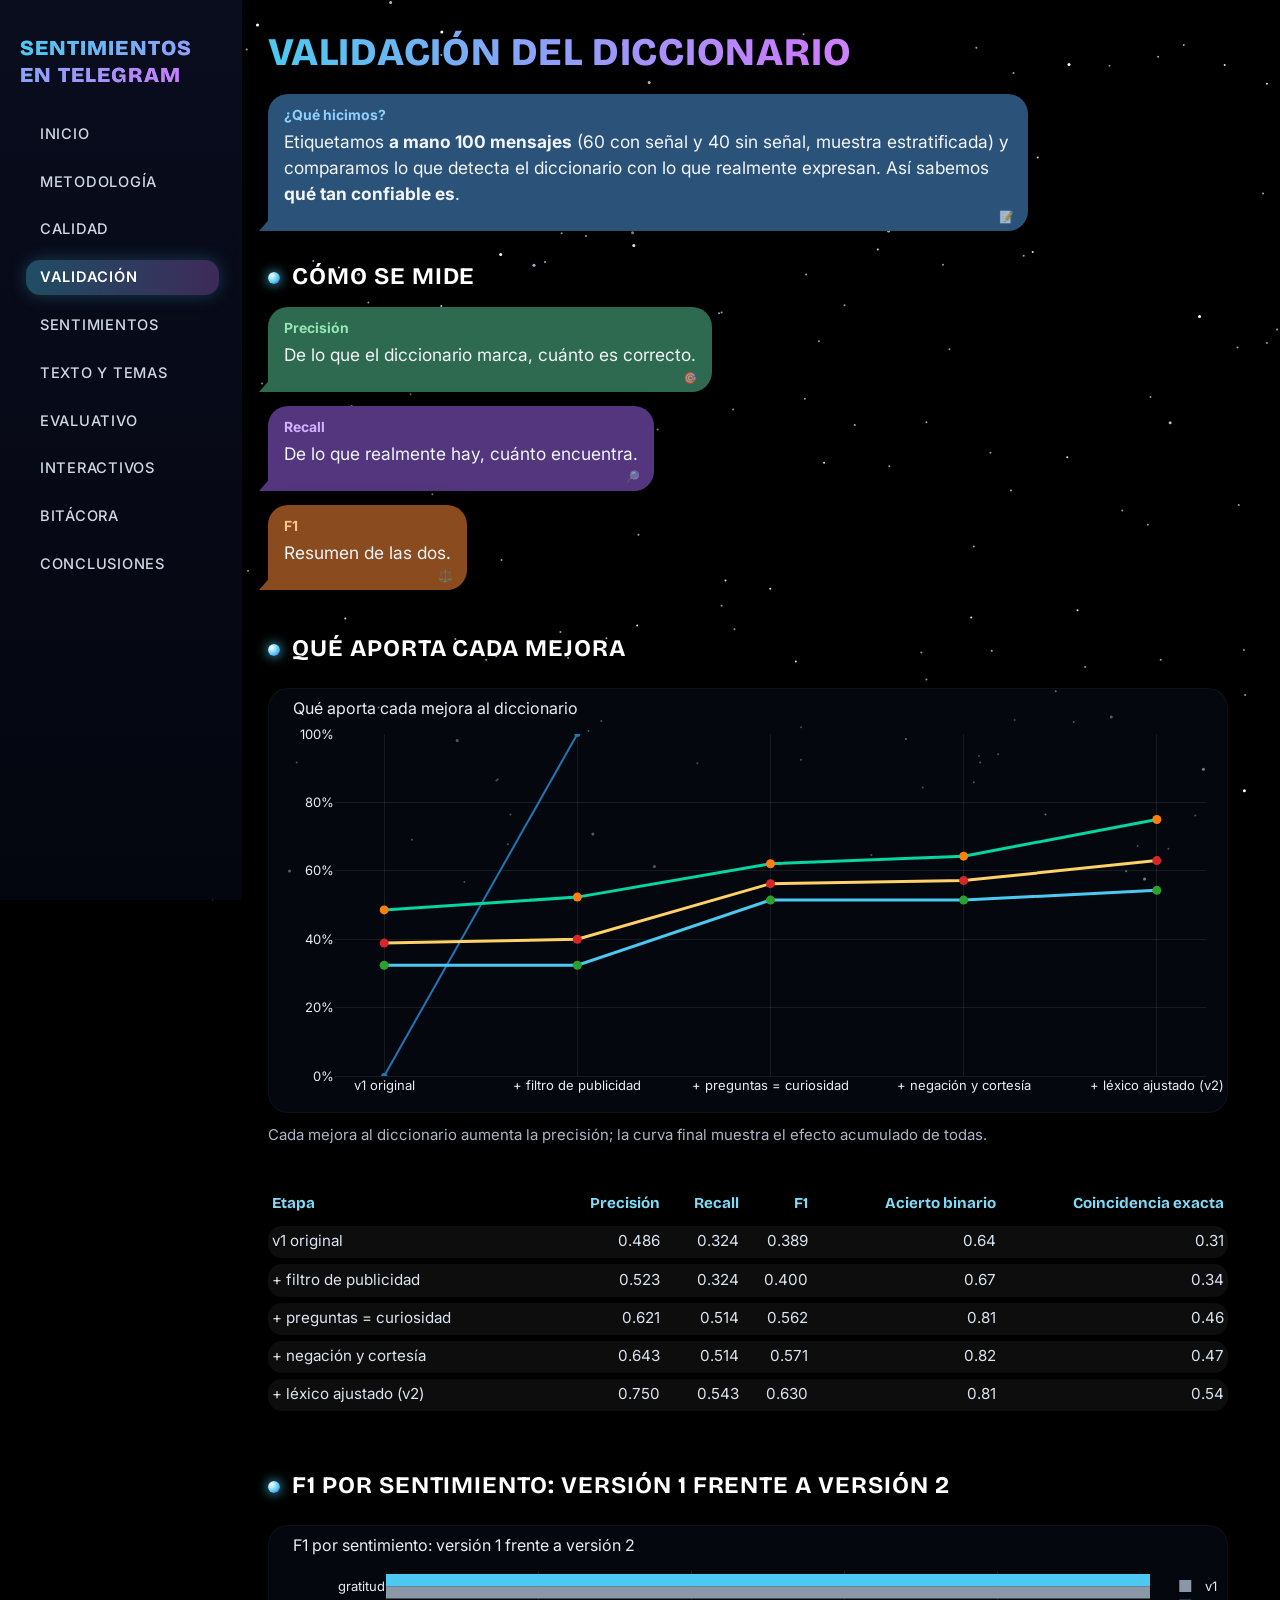
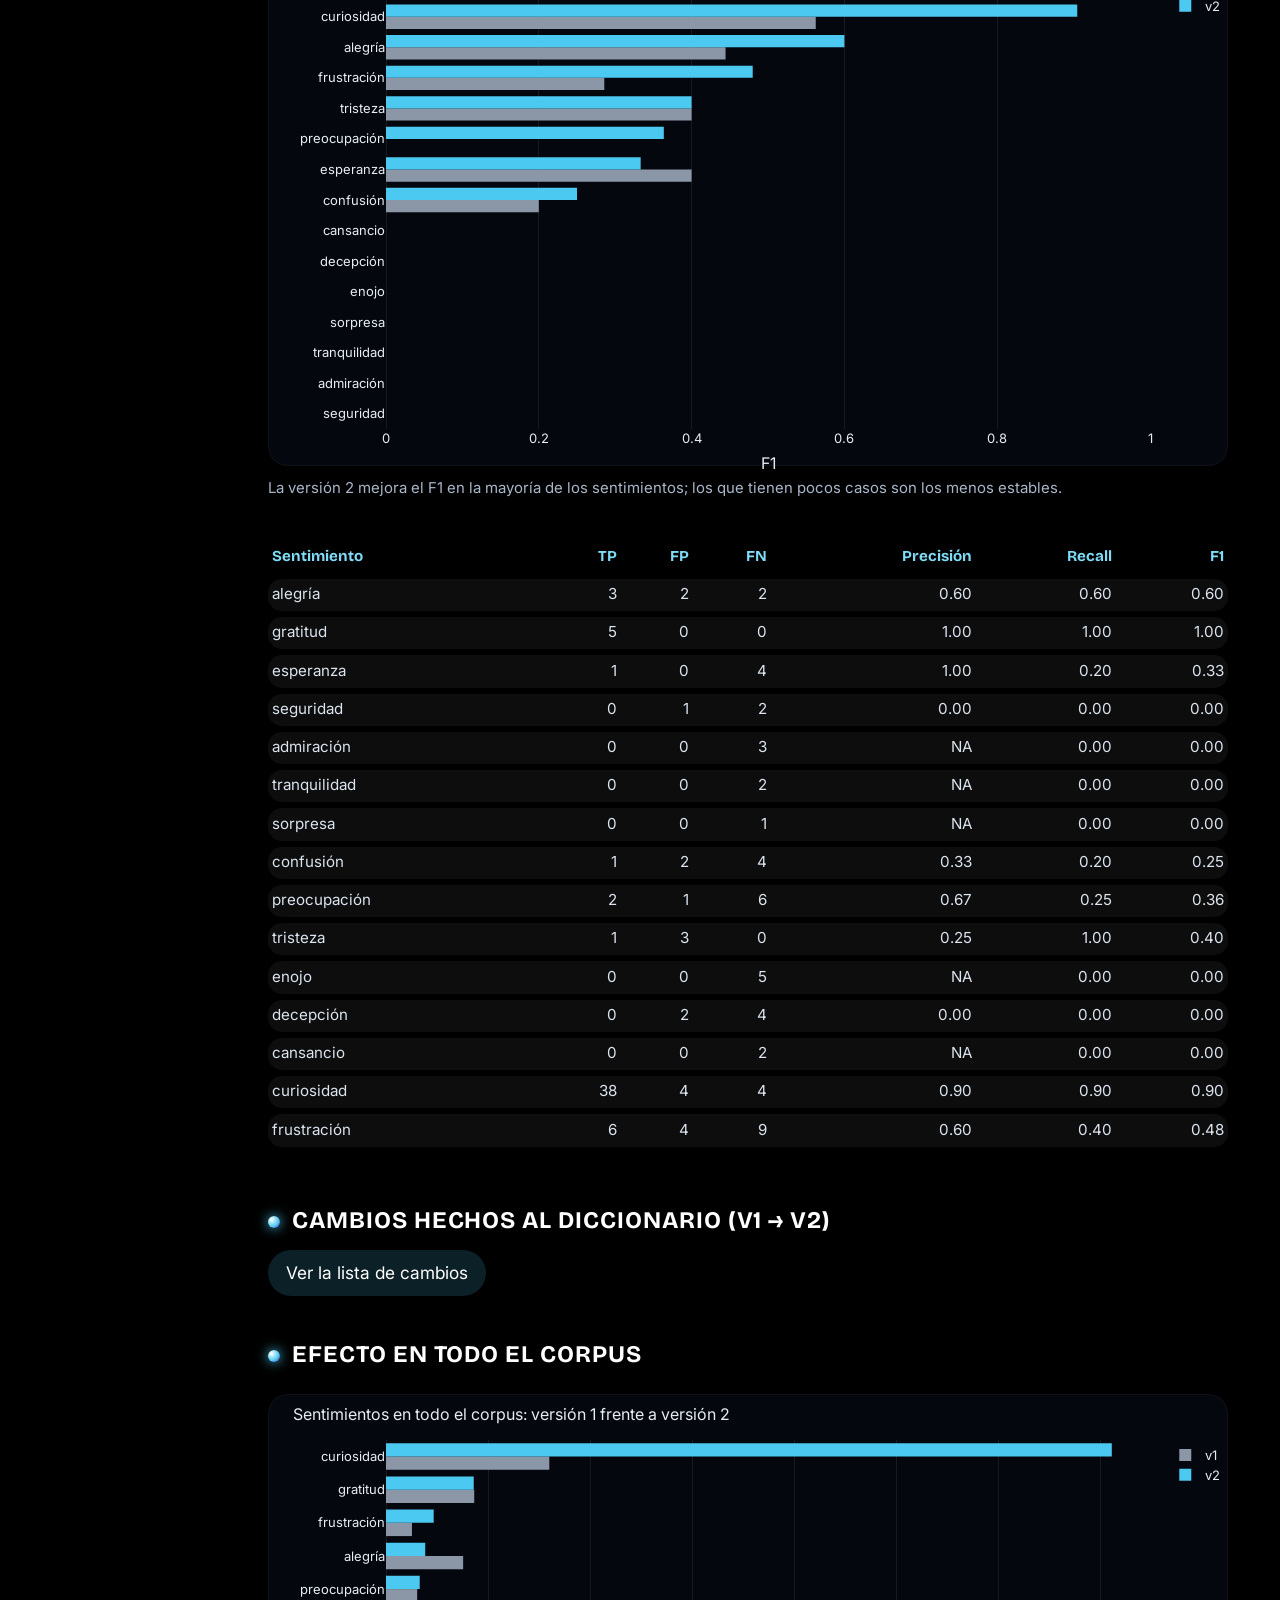
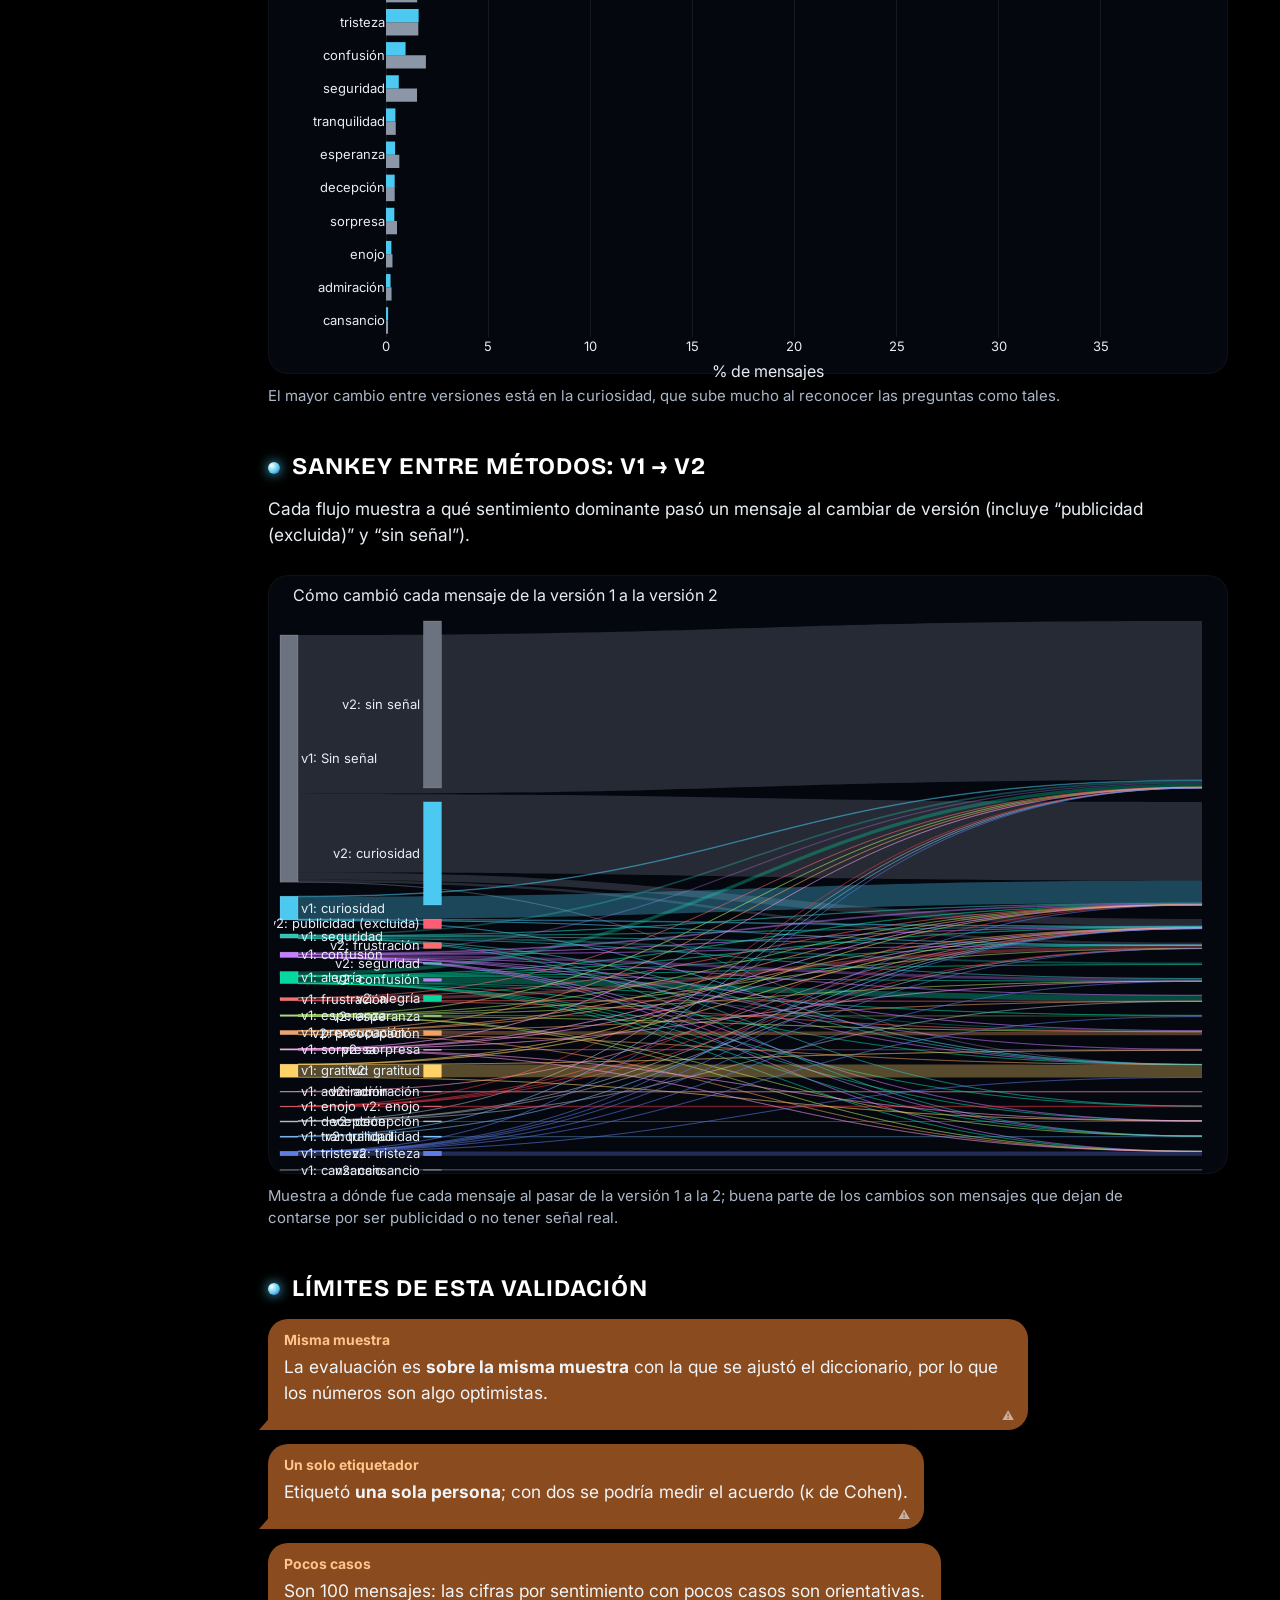
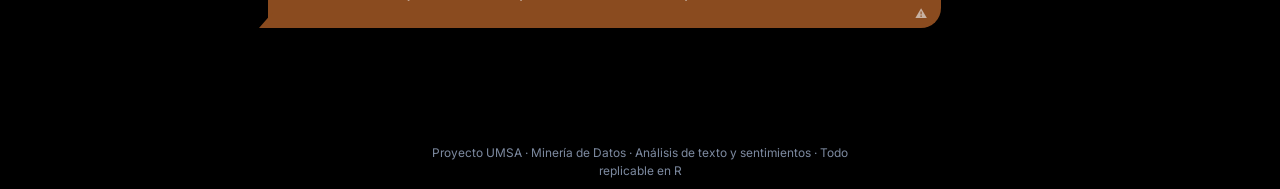
<file: validacion.html>
<!DOCTYPE html>
<html xmlns="http://www.w3.org/1999/xhtml" lang="en" xml:lang="en"><head>

<meta charset="utf-8">
<meta name="generator" content="quarto-1.10.18">

<meta name="viewport" content="width=device-width, initial-scale=1.0, user-scalable=yes">


<title>Validación del diccionario – Sentimientos en Telegram</title>
<style>
/* Default styles provided by pandoc.
** See https://pandoc.org/MANUAL.html#variables-for-html for config info.
*/
span.smallcaps{font-variant: small-caps;}
div.columns{display: flex; gap: 1.5em;}
div.column{flex: auto;}
@media screen {
div.columns{gap: min(4vw, 1.5em);}
div.column{overflow-x: auto;}
}
div.hanging-indent{margin-left: 1.5em; text-indent: -1.5em;}
ul.task-list{list-style: none;}
ul.task-list li input[type="checkbox"] {
  width: 0.8em;
  margin: 0 0.8em 0.2em -1em; /* quarto-specific, see https://github.com/quarto-dev/quarto-cli/issues/4556 */ 
  vertical-align: middle;
}
</style>


<script src="site_libs/quarto-nav/quarto-nav.js"></script>
<script src="site_libs/quarto-nav/headroom.min.js"></script>
<script src="site_libs/clipboard/clipboard.min.js"></script>
<script src="site_libs/quarto-search/autocomplete.umd.js"></script>
<script src="site_libs/quarto-search/fuse.min.js"></script>
<script src="site_libs/quarto-search/quarto-search.js"></script>
<meta name="quarto:offset" content="./">
<script src="site_libs/quarto-html/quarto.js" type="module"></script>
<script src="site_libs/quarto-html/tabsets/tabsets.js" type="module"></script>
<script src="site_libs/quarto-html/popper.min.js"></script>
<script src="site_libs/quarto-html/tippy.umd.min.js"></script>
<script src="site_libs/quarto-html/anchor.min.js"></script>
<link href="site_libs/quarto-html/tippy.css" rel="stylesheet">
<link href="site_libs/quarto-html/quarto-syntax-highlighting-dark-b85bc7c33db8c58e0ec93c3465666fed.css" rel="stylesheet" id="quarto-text-highlighting-styles">
<script src="site_libs/bootstrap/bootstrap.min.js"></script>
<link href="site_libs/bootstrap/bootstrap-icons.css" rel="stylesheet">
<link href="site_libs/bootstrap/bootstrap-5462337d800d4acce2c3aed5f684d181.min.css" rel="stylesheet" append-hash="true" id="quarto-bootstrap" data-mode="dark">
<script id="quarto-search-options" type="application/json">{
  "location": "sidebar",
  "copy-button": false,
  "collapse-after": 3,
  "panel-placement": "start",
  "type": "textbox",
  "limit": 50,
  "keyboard-shortcut": [
    "f",
    "/",
    "s"
  ],
  "show-item-context": false,
  "language": {
    "search-no-results-text": "No results",
    "search-matching-documents-text": "matching documents",
    "search-copy-link-title": "Copy link to search",
    "search-hide-matches-text": "Hide additional matches",
    "search-more-match-text": "more match in this document",
    "search-more-matches-text": "more matches in this document",
    "search-clear-button-title": "Clear",
    "search-text-placeholder": "",
    "search-detached-cancel-button-title": "Cancel",
    "search-submit-button-title": "Submit",
    "search-label": "Search"
  }
}</script>
<style>html{ scroll-behavior: smooth; }</style>
<script src="site_libs/htmlwidgets-1.6.4/htmlwidgets.js"></script>

<script src="site_libs/plotly-binding-4.12.1/plotly.js"></script>

<script src="site_libs/typedarray-0.1/typedarray.min.js"></script>

<script src="site_libs/jquery-3.5.1/jquery.min.js"></script>

<link href="site_libs/crosstalk-1.2.2/css/crosstalk.min.css" rel="stylesheet">

<script src="site_libs/crosstalk-1.2.2/js/crosstalk.min.js"></script>

<link href="site_libs/plotly-htmlwidgets-css-2.25.2/plotly-htmlwidgets.css" rel="stylesheet">

<script src="site_libs/plotly-main-2.25.2/plotly-latest.min.js"></script>



<link rel="stylesheet" href="styles.css">
</head>

<body class="nav-sidebar docked fullcontent quarto-light">

<div id="quarto-search-results"></div>
  <header id="quarto-header" class="headroom fixed-top">
  <nav class="quarto-secondary-nav">
    <div class="container-fluid d-flex">
      <button type="button" class="quarto-btn-toggle btn" data-bs-toggle="collapse" role="button" data-bs-target=".quarto-sidebar-collapse-item" aria-controls="quarto-sidebar" aria-expanded="false" aria-label="Toggle sidebar navigation" onclick="if (window.quartoToggleHeadroom) { window.quartoToggleHeadroom(); }">
        <i class="bi bi-layout-text-sidebar-reverse"></i>
      </button>
        <nav class="quarto-page-breadcrumbs" aria-label="breadcrumb"><ol class="breadcrumb"><li class="breadcrumb-item"><a href="./validacion.html">Validación</a></li></ol></nav>
        <a class="flex-grow-1" role="navigation" data-bs-toggle="collapse" data-bs-target=".quarto-sidebar-collapse-item" aria-controls="quarto-sidebar" aria-expanded="false" aria-label="Toggle sidebar navigation" onclick="if (window.quartoToggleHeadroom) { window.quartoToggleHeadroom(); }">      
        </a>
    </div>
  </nav>
</header>
<!-- content -->
<div id="quarto-content" class="quarto-container page-columns page-rows-contents page-layout-article">
<!-- sidebar -->
  <nav id="quarto-sidebar" class="sidebar collapse collapse-horizontal quarto-sidebar-collapse-item sidebar-navigation docked overflow-auto">
    <div class="pt-lg-2 mt-2 text-left sidebar-header">
    <div class="sidebar-title mb-0 py-0">
      <a href="./">Sentimientos en Telegram</a> 
    </div>
      </div>
    <div class="sidebar-menu-container"> 
    <ul class="list-unstyled mt-1">
        <li class="sidebar-item">
  <div class="sidebar-item-container"> 
  <a href="./index.html" class="sidebar-item-text sidebar-link">
 <span class="menu-text">Inicio</span></a>
  </div>
</li>
        <li class="sidebar-item">
  <div class="sidebar-item-container"> 
  <a href="./metodologia.html" class="sidebar-item-text sidebar-link">
 <span class="menu-text">Metodología</span></a>
  </div>
</li>
        <li class="sidebar-item">
  <div class="sidebar-item-container"> 
  <a href="./calidad.html" class="sidebar-item-text sidebar-link">
 <span class="menu-text">Calidad</span></a>
  </div>
</li>
        <li class="sidebar-item">
  <div class="sidebar-item-container"> 
  <a href="./validacion.html" class="sidebar-item-text sidebar-link active">
 <span class="menu-text">Validación</span></a>
  </div>
</li>
        <li class="sidebar-item">
  <div class="sidebar-item-container"> 
  <a href="./sentimientos.html" class="sidebar-item-text sidebar-link">
 <span class="menu-text">Sentimientos</span></a>
  </div>
</li>
        <li class="sidebar-item">
  <div class="sidebar-item-container"> 
  <a href="./texto.html" class="sidebar-item-text sidebar-link">
 <span class="menu-text">Texto y temas</span></a>
  </div>
</li>
        <li class="sidebar-item">
  <div class="sidebar-item-container"> 
  <a href="./evaluativo.html" class="sidebar-item-text sidebar-link">
 <span class="menu-text">Evaluativo</span></a>
  </div>
</li>
        <li class="sidebar-item">
  <div class="sidebar-item-container"> 
  <a href="./interactivos.html" class="sidebar-item-text sidebar-link">
 <span class="menu-text">Interactivos</span></a>
  </div>
</li>
        <li class="sidebar-item">
  <div class="sidebar-item-container"> 
  <a href="./bitacora.html" class="sidebar-item-text sidebar-link">
 <span class="menu-text">Bitácora</span></a>
  </div>
</li>
        <li class="sidebar-item">
  <div class="sidebar-item-container"> 
  <a href="./conclusiones.html" class="sidebar-item-text sidebar-link">
 <span class="menu-text">Conclusiones</span></a>
  </div>
</li>
    </ul>
    </div>
</nav>
<div id="quarto-sidebar-glass" class="quarto-sidebar-collapse-item" data-bs-toggle="collapse" data-bs-target=".quarto-sidebar-collapse-item"></div>
<!-- margin-sidebar -->
    
<!-- main -->
<main class="content" id="quarto-document-content">

<header id="title-block-header" class="quarto-title-block default">
<div class="quarto-title">
<h1 class="title">Validación del diccionario</h1>
</div>



<div class="quarto-title-meta">

    
  
    
  </div>
  


</header>


<div class="tg">
<div class="msg azul" data-t="📝">
<p><span class="who">¿Qué hicimos?</span> Etiquetamos <strong>a mano 100 mensajes</strong> (60 con señal y 40 sin señal, muestra estratificada) y comparamos lo que detecta el diccionario con lo que realmente expresan. Así sabemos <strong>qué tan confiable es</strong>.</p>
</div>
</div>
<section id="cómo-se-mide" class="level2">
<h2 class="anchored" data-anchor-id="cómo-se-mide">Cómo se mide</h2>
<div class="tg">
<div class="msg verde" data-t="🎯">
<p><span class="who">Precisión</span> De lo que el diccionario marca, cuánto es correcto.</p>
</div>
<div class="msg morada" data-t="🔎">
<p><span class="who">Recall</span> De lo que realmente hay, cuánto encuentra.</p>
</div>
<div class="msg naranja" data-t="⚖️">
<p><span class="who">F1</span> Resumen de las dos.</p>
</div>
</div>
</section>
<section id="qué-aporta-cada-mejora" class="level2">
<h2 class="anchored" data-anchor-id="qué-aporta-cada-mejora">Qué aporta cada mejora</h2>
<div class="cell">
<div class="cell-output-display">
<div id="htmlwidget-a080b4a8ad94749473f3" style="width:100%;height:425px;" class="plotly html-widget"></div>
<script type="application/json" data-for="htmlwidget-a080b4a8ad94749473f3">{"x":{"visdat":{"6a5872ee16d3":["function () ","plotlyVisDat"]},"cur_data":"6a5872ee16d3","attrs":{"6a5872ee16d3":{"x":{},"mode":"lines+markers","showlegend":false,"alpha_stroke":1,"sizes":[10,100],"spans":[1,20],"type":"scatter"},"6a5872ee16d3.1":{"x":{},"mode":"lines+markers","showlegend":false,"alpha_stroke":1,"sizes":[10,100],"spans":[1,20],"type":"scatter","y":{},"name":"Precisión","line":{"color":"#06d6a0","width":3},"marker":{"size":9},"inherit":true},"6a5872ee16d3.2":{"x":{},"mode":"lines+markers","showlegend":false,"alpha_stroke":1,"sizes":[10,100],"spans":[1,20],"type":"scatter","y":{},"name":"Recall","line":{"color":"#4cc9f0","width":3},"marker":{"size":9},"inherit":true},"6a5872ee16d3.3":{"x":{},"mode":"lines+markers","showlegend":false,"alpha_stroke":1,"sizes":[10,100],"spans":[1,20],"type":"scatter","y":{},"name":"F1","line":{"color":"#ffd166","width":3},"marker":{"size":9},"inherit":true}},"layout":{"margin":{"b":10,"l":10,"t":40,"r":10},"paper_bgcolor":"rgba(0,0,0,0)","plot_bgcolor":"rgba(0,0,0,0)","font":{"color":"#e6edf3","family":"Inter, Segoe UI, sans-serif","size":13},"hoverlabel":{"bgcolor":"#111a2b","bordercolor":"#4cc9f0","font":{"color":"#ffffff"}},"legend":{"font":{"color":"#e6edf3"},"bgcolor":"rgba(0,0,0,0)"},"title":{"text":"Qué aporta cada mejora al diccionario","x":0.02,"font":{"size":16,"color":"#e6edf3"}},"xaxis":{"domain":[0,1],"automargin":true,"title":"","gridcolor":"rgba(255,255,255,0.08)","zerolinecolor":"rgba(255,255,255,0.08)","color":"#e6edf3","type":"category","categoryorder":"array","categoryarray":["v1 original","+ filtro de publicidad","+ preguntas = curiosidad","+ negación y cortesía","+ léxico ajustado (v2)"]},"yaxis":{"domain":[0,1],"automargin":true,"title":"","gridcolor":"rgba(255,255,255,0.08)","zerolinecolor":"rgba(255,255,255,0.08)","color":"#e6edf3","range":[0,1],"tickformat":".0%"},"hovermode":"closest","showlegend":false},"source":"A","config":{"modeBarButtonsToAdd":["hoverclosest","hovercompare"],"showSendToCloud":false,"displaylogo":false,"responsive":true,"modeBarButtonsToRemove":["lasso2d","select2d","autoScale2d","toggleSpikelines"]},"data":[{"x":["v1 original","+ filtro de publicidad","+ preguntas = curiosidad","+ negación y cortesía","+ léxico ajustado (v2)"],"mode":"lines+markers","showlegend":false,"type":"scatter","marker":{"color":"rgba(31,119,180,1)","line":{"color":"rgba(31,119,180,1)"}},"error_y":{"color":"rgba(31,119,180,1)"},"error_x":{"color":"rgba(31,119,180,1)"},"line":{"color":"rgba(31,119,180,1)"},"xaxis":"x","yaxis":"y","frame":null},{"x":["v1 original","+ filtro de publicidad","+ preguntas = curiosidad","+ negación y cortesía","+ léxico ajustado (v2)"],"mode":"lines+markers","showlegend":false,"type":"scatter","y":[0.48571428571428571,0.52307692307692311,0.62068965517241381,0.6428571428571429,0.75],"name":"Precisión","line":{"color":"#06d6a0","width":3},"marker":{"color":"rgba(255,127,14,1)","size":9,"line":{"color":"rgba(255,127,14,1)"}},"error_y":{"color":"rgba(255,127,14,1)"},"error_x":{"color":"rgba(255,127,14,1)"},"xaxis":"x","yaxis":"y","frame":null},{"x":["v1 original","+ filtro de publicidad","+ preguntas = curiosidad","+ negación y cortesía","+ léxico ajustado (v2)"],"mode":"lines+markers","showlegend":false,"type":"scatter","y":[0.32380952380952382,0.32380952380952382,0.51428571428571423,0.51428571428571423,0.54285714285714282],"name":"Recall","line":{"color":"#4cc9f0","width":3},"marker":{"color":"rgba(44,160,44,1)","size":9,"line":{"color":"rgba(44,160,44,1)"}},"error_y":{"color":"rgba(44,160,44,1)"},"error_x":{"color":"rgba(44,160,44,1)"},"xaxis":"x","yaxis":"y","frame":null},{"x":["v1 original","+ filtro de publicidad","+ preguntas = curiosidad","+ negación y cortesía","+ léxico ajustado (v2)"],"mode":"lines+markers","showlegend":false,"type":"scatter","y":[0.38857142857142862,0.40000000000000002,0.5625,0.5714285714285714,0.62983425414364647],"name":"F1","line":{"color":"#ffd166","width":3},"marker":{"color":"rgba(214,39,40,1)","size":9,"line":{"color":"rgba(214,39,40,1)"}},"error_y":{"color":"rgba(214,39,40,1)"},"error_x":{"color":"rgba(214,39,40,1)"},"xaxis":"x","yaxis":"y","frame":null}],"highlight":{"on":"plotly_click","persistent":false,"dynamic":false,"selectize":false,"opacityDim":0.20000000000000001,"selected":{"opacity":1},"debounce":0},"shinyEvents":["plotly_hover","plotly_click","plotly_selected","plotly_relayout","plotly_brushed","plotly_brushing","plotly_clickannotation","plotly_doubleclick","plotly_deselect","plotly_afterplot","plotly_sunburstclick"],"base_url":"https://plot.ly"},"evals":[],"jsHooks":[]}</script>
</div>
</div>
<p class="interp">
Cada mejora al diccionario aumenta la precisión; la curva final muestra el efecto acumulado de todas.
</p>
<div class="cell">
<div class="cell-output-display">
<table class="caption-top table table-sm table-striped small">
<colgroup>
<col style="width: 29%">
<col style="width: 11%">
<col style="width: 8%">
<col style="width: 7%">
<col style="width: 19%">
<col style="width: 23%">
</colgroup>
<thead>
<tr class="header">
<th style="text-align: left;">Etapa</th>
<th style="text-align: right;">Precisión</th>
<th style="text-align: right;">Recall</th>
<th style="text-align: right;">F1</th>
<th style="text-align: right;">Acierto binario</th>
<th style="text-align: right;">Coincidencia exacta</th>
</tr>
</thead>
<tbody>
<tr class="odd">
<td style="text-align: left;">v1 original</td>
<td style="text-align: right;">0.486</td>
<td style="text-align: right;">0.324</td>
<td style="text-align: right;">0.389</td>
<td style="text-align: right;">0.64</td>
<td style="text-align: right;">0.31</td>
</tr>
<tr class="even">
<td style="text-align: left;">+ filtro de publicidad</td>
<td style="text-align: right;">0.523</td>
<td style="text-align: right;">0.324</td>
<td style="text-align: right;">0.400</td>
<td style="text-align: right;">0.67</td>
<td style="text-align: right;">0.34</td>
</tr>
<tr class="odd">
<td style="text-align: left;">+ preguntas = curiosidad</td>
<td style="text-align: right;">0.621</td>
<td style="text-align: right;">0.514</td>
<td style="text-align: right;">0.562</td>
<td style="text-align: right;">0.81</td>
<td style="text-align: right;">0.46</td>
</tr>
<tr class="even">
<td style="text-align: left;">+ negación y cortesía</td>
<td style="text-align: right;">0.643</td>
<td style="text-align: right;">0.514</td>
<td style="text-align: right;">0.571</td>
<td style="text-align: right;">0.82</td>
<td style="text-align: right;">0.47</td>
</tr>
<tr class="odd">
<td style="text-align: left;">+ léxico ajustado (v2)</td>
<td style="text-align: right;">0.750</td>
<td style="text-align: right;">0.543</td>
<td style="text-align: right;">0.630</td>
<td style="text-align: right;">0.81</td>
<td style="text-align: right;">0.54</td>
</tr>
</tbody>
</table>
</div>
</div>
</section>
<section id="f1-por-sentimiento-versión-1-frente-a-versión-2" class="level2">
<h2 class="anchored" data-anchor-id="f1-por-sentimiento-versión-1-frente-a-versión-2">F1 por sentimiento: versión 1 frente a versión 2</h2>
<div class="cell">
<div class="cell-output-display">
<div id="htmlwidget-74c51fdf4e96dfdc929b" style="width:100%;height:541px;" class="plotly html-widget"></div>
<script type="application/json" data-for="htmlwidget-74c51fdf4e96dfdc929b">{"x":{"visdat":{"6a58359c556b":["function () ","plotlyVisDat"]},"cur_data":"6a58359c556b","attrs":{"6a58359c556b":{"y":{},"x":{},"orientation":"h","hovertemplate":"%{y} (%{fullData.name}): F1 %{x:.2f}<extra><\/extra>","color":{},"colors":["#8b97a7","#4cc9f0"],"alpha_stroke":1,"sizes":[10,100],"spans":[1,20],"type":"bar"}},"layout":{"margin":{"b":10,"l":10,"t":40,"r":10},"paper_bgcolor":"rgba(0,0,0,0)","plot_bgcolor":"rgba(0,0,0,0)","font":{"color":"#e6edf3","family":"Inter, Segoe UI, sans-serif","size":13},"hoverlabel":{"bgcolor":"#111a2b","bordercolor":"#4cc9f0","font":{"color":"#ffffff"}},"legend":{"font":{"color":"#e6edf3"},"bgcolor":"rgba(0,0,0,0)"},"title":{"text":"F1 por sentimiento: versión 1 frente a versión 2","x":0.02,"font":{"size":16,"color":"#e6edf3"}},"barmode":"group","xaxis":{"domain":[0,1],"automargin":true,"title":"F1","gridcolor":"rgba(255,255,255,0.08)","zerolinecolor":"rgba(255,255,255,0.08)","color":"#e6edf3","range":[0,1]},"yaxis":{"domain":[0,1],"automargin":true,"title":"","color":"#e6edf3","type":"category","categoryorder":"array","categoryarray":["seguridad","admiración","tranquilidad","sorpresa","enojo","decepción","cansancio","confusión","esperanza","preocupación","tristeza","frustración","alegría","curiosidad","gratitud"]},"hovermode":"closest","showlegend":true},"source":"A","config":{"modeBarButtonsToAdd":["hoverclosest","hovercompare"],"showSendToCloud":false,"displaylogo":false,"responsive":true,"modeBarButtonsToRemove":["lasso2d","select2d","autoScale2d","toggleSpikelines"]},"data":[{"y":["alegría","gratitud","esperanza","seguridad","admiración","tranquilidad","sorpresa","confusión","preocupación","tristeza","enojo","decepción","cansancio","curiosidad","frustración"],"x":[0.44444444444444442,1,0.40000000000000002,0,0,0,0,0.20000000000000001,0,0.40000000000000002,0,0,0,0.5625,0.2857142857142857],"orientation":"h","hovertemplate":["%{y} (%{fullData.name}): F1 %{x:.2f}<extra><\/extra>","%{y} (%{fullData.name}): F1 %{x:.2f}<extra><\/extra>","%{y} (%{fullData.name}): F1 %{x:.2f}<extra><\/extra>","%{y} (%{fullData.name}): F1 %{x:.2f}<extra><\/extra>","%{y} (%{fullData.name}): F1 %{x:.2f}<extra><\/extra>","%{y} (%{fullData.name}): F1 %{x:.2f}<extra><\/extra>","%{y} (%{fullData.name}): F1 %{x:.2f}<extra><\/extra>","%{y} (%{fullData.name}): F1 %{x:.2f}<extra><\/extra>","%{y} (%{fullData.name}): F1 %{x:.2f}<extra><\/extra>","%{y} (%{fullData.name}): F1 %{x:.2f}<extra><\/extra>","%{y} (%{fullData.name}): F1 %{x:.2f}<extra><\/extra>","%{y} (%{fullData.name}): F1 %{x:.2f}<extra><\/extra>","%{y} (%{fullData.name}): F1 %{x:.2f}<extra><\/extra>","%{y} (%{fullData.name}): F1 %{x:.2f}<extra><\/extra>","%{y} (%{fullData.name}): F1 %{x:.2f}<extra><\/extra>"],"type":"bar","name":"v1","marker":{"color":"rgba(139,151,167,1)","line":{"color":"rgba(139,151,167,1)"}},"textfont":{"color":"rgba(139,151,167,1)"},"error_y":{"color":"rgba(139,151,167,1)"},"error_x":{"color":"rgba(139,151,167,1)"},"xaxis":"x","yaxis":"y","frame":null},{"y":["alegría","gratitud","esperanza","seguridad","admiración","tranquilidad","sorpresa","confusión","preocupación","tristeza","enojo","decepción","cansancio","curiosidad","frustración"],"x":[0.59999999999999998,1,0.33333333333333331,0,0,0,0,0.25,0.3636363636363637,0.40000000000000002,0,0,0,0.90476190476190477,0.47999999999999998],"orientation":"h","hovertemplate":["%{y} (%{fullData.name}): F1 %{x:.2f}<extra><\/extra>","%{y} (%{fullData.name}): F1 %{x:.2f}<extra><\/extra>","%{y} (%{fullData.name}): F1 %{x:.2f}<extra><\/extra>","%{y} (%{fullData.name}): F1 %{x:.2f}<extra><\/extra>","%{y} (%{fullData.name}): F1 %{x:.2f}<extra><\/extra>","%{y} (%{fullData.name}): F1 %{x:.2f}<extra><\/extra>","%{y} (%{fullData.name}): F1 %{x:.2f}<extra><\/extra>","%{y} (%{fullData.name}): F1 %{x:.2f}<extra><\/extra>","%{y} (%{fullData.name}): F1 %{x:.2f}<extra><\/extra>","%{y} (%{fullData.name}): F1 %{x:.2f}<extra><\/extra>","%{y} (%{fullData.name}): F1 %{x:.2f}<extra><\/extra>","%{y} (%{fullData.name}): F1 %{x:.2f}<extra><\/extra>","%{y} (%{fullData.name}): F1 %{x:.2f}<extra><\/extra>","%{y} (%{fullData.name}): F1 %{x:.2f}<extra><\/extra>","%{y} (%{fullData.name}): F1 %{x:.2f}<extra><\/extra>"],"type":"bar","name":"v2","marker":{"color":"rgba(76,201,240,1)","line":{"color":"rgba(76,201,240,1)"}},"textfont":{"color":"rgba(76,201,240,1)"},"error_y":{"color":"rgba(76,201,240,1)"},"error_x":{"color":"rgba(76,201,240,1)"},"xaxis":"x","yaxis":"y","frame":null}],"highlight":{"on":"plotly_click","persistent":false,"dynamic":false,"selectize":false,"opacityDim":0.20000000000000001,"selected":{"opacity":1},"debounce":0},"shinyEvents":["plotly_hover","plotly_click","plotly_selected","plotly_relayout","plotly_brushed","plotly_brushing","plotly_clickannotation","plotly_doubleclick","plotly_deselect","plotly_afterplot","plotly_sunburstclick"],"base_url":"https://plot.ly"},"evals":[],"jsHooks":[]}</script>
</div>
</div>
<p class="interp">
La versión 2 mejora el F1 en la mayoría de los sentimientos; los que tienen pocos casos son los menos estables.
</p>
<div class="cell">
<div class="cell-output-display">
<table class="caption-top table table-sm table-striped small">
<thead>
<tr class="header">
<th style="text-align: left;">Sentimiento</th>
<th style="text-align: right;">TP</th>
<th style="text-align: right;">FP</th>
<th style="text-align: right;">FN</th>
<th style="text-align: right;">Precisión</th>
<th style="text-align: right;">Recall</th>
<th style="text-align: right;">F1</th>
</tr>
</thead>
<tbody>
<tr class="odd">
<td style="text-align: left;">alegría</td>
<td style="text-align: right;">3</td>
<td style="text-align: right;">2</td>
<td style="text-align: right;">2</td>
<td style="text-align: right;">0.60</td>
<td style="text-align: right;">0.60</td>
<td style="text-align: right;">0.60</td>
</tr>
<tr class="even">
<td style="text-align: left;">gratitud</td>
<td style="text-align: right;">5</td>
<td style="text-align: right;">0</td>
<td style="text-align: right;">0</td>
<td style="text-align: right;">1.00</td>
<td style="text-align: right;">1.00</td>
<td style="text-align: right;">1.00</td>
</tr>
<tr class="odd">
<td style="text-align: left;">esperanza</td>
<td style="text-align: right;">1</td>
<td style="text-align: right;">0</td>
<td style="text-align: right;">4</td>
<td style="text-align: right;">1.00</td>
<td style="text-align: right;">0.20</td>
<td style="text-align: right;">0.33</td>
</tr>
<tr class="even">
<td style="text-align: left;">seguridad</td>
<td style="text-align: right;">0</td>
<td style="text-align: right;">1</td>
<td style="text-align: right;">2</td>
<td style="text-align: right;">0.00</td>
<td style="text-align: right;">0.00</td>
<td style="text-align: right;">0.00</td>
</tr>
<tr class="odd">
<td style="text-align: left;">admiración</td>
<td style="text-align: right;">0</td>
<td style="text-align: right;">0</td>
<td style="text-align: right;">3</td>
<td style="text-align: right;">NA</td>
<td style="text-align: right;">0.00</td>
<td style="text-align: right;">0.00</td>
</tr>
<tr class="even">
<td style="text-align: left;">tranquilidad</td>
<td style="text-align: right;">0</td>
<td style="text-align: right;">0</td>
<td style="text-align: right;">2</td>
<td style="text-align: right;">NA</td>
<td style="text-align: right;">0.00</td>
<td style="text-align: right;">0.00</td>
</tr>
<tr class="odd">
<td style="text-align: left;">sorpresa</td>
<td style="text-align: right;">0</td>
<td style="text-align: right;">0</td>
<td style="text-align: right;">1</td>
<td style="text-align: right;">NA</td>
<td style="text-align: right;">0.00</td>
<td style="text-align: right;">0.00</td>
</tr>
<tr class="even">
<td style="text-align: left;">confusión</td>
<td style="text-align: right;">1</td>
<td style="text-align: right;">2</td>
<td style="text-align: right;">4</td>
<td style="text-align: right;">0.33</td>
<td style="text-align: right;">0.20</td>
<td style="text-align: right;">0.25</td>
</tr>
<tr class="odd">
<td style="text-align: left;">preocupación</td>
<td style="text-align: right;">2</td>
<td style="text-align: right;">1</td>
<td style="text-align: right;">6</td>
<td style="text-align: right;">0.67</td>
<td style="text-align: right;">0.25</td>
<td style="text-align: right;">0.36</td>
</tr>
<tr class="even">
<td style="text-align: left;">tristeza</td>
<td style="text-align: right;">1</td>
<td style="text-align: right;">3</td>
<td style="text-align: right;">0</td>
<td style="text-align: right;">0.25</td>
<td style="text-align: right;">1.00</td>
<td style="text-align: right;">0.40</td>
</tr>
<tr class="odd">
<td style="text-align: left;">enojo</td>
<td style="text-align: right;">0</td>
<td style="text-align: right;">0</td>
<td style="text-align: right;">5</td>
<td style="text-align: right;">NA</td>
<td style="text-align: right;">0.00</td>
<td style="text-align: right;">0.00</td>
</tr>
<tr class="even">
<td style="text-align: left;">decepción</td>
<td style="text-align: right;">0</td>
<td style="text-align: right;">2</td>
<td style="text-align: right;">4</td>
<td style="text-align: right;">0.00</td>
<td style="text-align: right;">0.00</td>
<td style="text-align: right;">0.00</td>
</tr>
<tr class="odd">
<td style="text-align: left;">cansancio</td>
<td style="text-align: right;">0</td>
<td style="text-align: right;">0</td>
<td style="text-align: right;">2</td>
<td style="text-align: right;">NA</td>
<td style="text-align: right;">0.00</td>
<td style="text-align: right;">0.00</td>
</tr>
<tr class="even">
<td style="text-align: left;">curiosidad</td>
<td style="text-align: right;">38</td>
<td style="text-align: right;">4</td>
<td style="text-align: right;">4</td>
<td style="text-align: right;">0.90</td>
<td style="text-align: right;">0.90</td>
<td style="text-align: right;">0.90</td>
</tr>
<tr class="odd">
<td style="text-align: left;">frustración</td>
<td style="text-align: right;">6</td>
<td style="text-align: right;">4</td>
<td style="text-align: right;">9</td>
<td style="text-align: right;">0.60</td>
<td style="text-align: right;">0.40</td>
<td style="text-align: right;">0.48</td>
</tr>
</tbody>
</table>
</div>
</div>
</section>
<section id="cambios-hechos-al-diccionario-v1-v2" class="level2">
<h2 class="anchored" data-anchor-id="cambios-hechos-al-diccionario-v1-v2">Cambios hechos al diccionario (v1 → v2)</h2>
<details class="det">
<summary>
Ver la lista de cambios
</summary>
<table class="caption-top table">
<colgroup>
<col style="width: 4%">
<col style="width: 6%">
<col style="width: 4%">
<col style="width: 36%">
<col style="width: 2%">
<col style="width: 46%">
</colgroup>
<thead>
<tr class="header">
<th style="text-align: left;">accion</th>
<th style="text-align: left;">sentimiento</th>
<th style="text-align: left;">tipo</th>
<th style="text-align: left;">patron</th>
<th style="text-align: right;">peso</th>
<th style="text-align: left;">motivo</th>
</tr>
</thead>
<tbody>
<tr class="odd">
<td style="text-align: left;">quitar</td>
<td style="text-align: left;">confusión</td>
<td style="text-align: left;">palabra</td>
<td style="text-align: left;"></td>
<td style="text-align: right;">NA</td>
<td style="text-align: left;">‘si alguien necesita ayuda’ ofrece ayuda; no es confusión</td>
</tr>
<tr class="even">
<td style="text-align: left;">agregar</td>
<td style="text-align: left;">confusión</td>
<td style="text-align: left;">palabra</td>
<td style="text-align: left;">ayuda 1.0</td>
<td style="text-align: right;">pedir ayuda en primera persona</td>
<td style="text-align: left;"></td>
</tr>
<tr class="odd">
<td style="text-align: left;">agregar</td>
<td style="text-align: left;">confusión</td>
<td style="text-align: left;">palabra</td>
<td style="text-align: left;">pueden ayudar 1.0</td>
<td style="text-align: right;">pedir ayuda en primera persona</td>
<td style="text-align: left;"></td>
</tr>
<tr class="even">
<td style="text-align: left;">quitar</td>
<td style="text-align: left;">confusión</td>
<td style="text-align: left;">palabra</td>
<td style="text-align: left;"></td>
<td style="text-align: right;">NA</td>
<td style="text-align: left;">‘cualquier duda escribe’ es cortesía</td>
</tr>
<tr class="odd">
<td style="text-align: left;">agregar</td>
<td style="text-align: left;">confusión</td>
<td style="text-align: left;">palabra</td>
<td style="text-align: left;">tengo|tenia|surgio|surge) (una |alguna )?duda</td>
<td style="text-align: right;">1.0</td>
<td style="text-align: left;">duda propia</td>
</tr>
<tr class="even">
<td style="text-align: left;">quitar</td>
<td style="text-align: left;">curiosidad</td>
<td style="text-align: left;">palabra</td>
<td style="text-align: left;">que NA</td>
<td style="text-align: right;">‘por que’ sin tilde suele ser ‘porque’; las preguntas se detectan con la regla de pregunta</td>
<td style="text-align: left;"></td>
</tr>
<tr class="odd">
<td style="text-align: left;">quitar</td>
<td style="text-align: left;">esperanza</td>
<td style="text-align: left;">palabra</td>
<td style="text-align: left;"> NA</td>
<td style="text-align: right;">‘mala suerte’ no es esperanza</td>
<td style="text-align: left;"></td>
</tr>
<tr class="even">
<td style="text-align: left;">agregar</td>
<td style="text-align: left;">esperanza</td>
<td style="text-align: left;">palabra</td>
<td style="text-align: left;">(?&lt;!mala )(?&lt;!pura ) 0.5</td>
<td style="text-align: right;">suerte débil; excluye ‘mala/pura suerte’</td>
<td style="text-align: left;"></td>
</tr>
<tr class="odd">
<td style="text-align: left;">agregar</td>
<td style="text-align: left;">frustración</td>
<td style="text-align: left;">palabra</td>
<td style="text-align: left;">suerte 1.0</td>
<td style="text-align: right;">mala suerte = frustración</td>
<td style="text-align: left;"></td>
</tr>
<tr class="even">
<td style="text-align: left;">quitar</td>
<td style="text-align: left;">sorpresa</td>
<td style="text-align: left;">palabra</td>
<td style="text-align: left;">serio NA</td>
<td style="text-align: right;">‘en serio’ es muletilla; solo cuenta con ? o !</td>
<td style="text-align: left;"></td>
</tr>
<tr class="odd">
<td style="text-align: left;">quitar</td>
<td style="text-align: left;">sorpresa</td>
<td style="text-align: left;">palabra</td>
<td style="text-align: left;"> NA</td>
<td style="text-align: right;">‘enserio’ es muletilla</td>
<td style="text-align: left;"></td>
</tr>
<tr class="even">
<td style="text-align: left;">agregar</td>
<td style="text-align: left;">sorpresa</td>
<td style="text-align: left;">palabra</td>
<td style="text-align: left;">?serio ?[?!]</td>
<td style="text-align: right;">1.0</td>
<td style="text-align: left;">‘en serio’ con ? o !</td>
</tr>
<tr class="odd">
<td style="text-align: left;">quitar</td>
<td style="text-align: left;">enojo</td>
<td style="text-align: left;">palabra</td>
<td style="text-align: left;"></td>
<td style="text-align: right;">NA</td>
<td style="text-align: left;">‘disculpen la molestia’ es cortesía</td>
</tr>
<tr class="even">
<td style="text-align: left;">agregar</td>
<td style="text-align: left;">enojo</td>
<td style="text-align: left;">palabra</td>
<td style="text-align: left;">me )?(molesta|molesto|molestan) 1.0</td>
<td style="text-align: right;">molestia propia</td>
<td style="text-align: left;"></td>
</tr>
<tr class="odd">
<td style="text-align: left;">quitar</td>
<td style="text-align: left;">alegría</td>
<td style="text-align: left;">emoji</td>
<td style="text-align: left;">😅</td>
<td style="text-align: right;">NA</td>
<td style="text-align: left;">😅 suele ser nervios, no alegría</td>
</tr>
<tr class="even">
<td style="text-align: left;">agregar</td>
<td style="text-align: left;">preocupación</td>
<td style="text-align: left;">emoji</td>
<td style="text-align: left;">😅</td>
<td style="text-align: right;">1.0</td>
<td style="text-align: left;">😅 = nervios</td>
</tr>
<tr class="odd">
<td style="text-align: left;">quitar</td>
<td style="text-align: left;">seguridad</td>
<td style="text-align: left;">emoji</td>
<td style="text-align: left;">👍</td>
<td style="text-align: right;">NA</td>
<td style="text-align: left;">👍 es aprobación débil</td>
</tr>
<tr class="even">
<td style="text-align: left;">agregar</td>
<td style="text-align: left;">seguridad</td>
<td style="text-align: left;">emoji</td>
<td style="text-align: left;">👍</td>
<td style="text-align: right;">0.5</td>
<td style="text-align: left;">👍 aprobación débil (solo cuenta con otra señal)</td>
</tr>
<tr class="odd">
<td style="text-align: left;">quitar</td>
<td style="text-align: left;">seguridad</td>
<td style="text-align: left;">emoji</td>
<td style="text-align: left;">👌</td>
<td style="text-align: right;">NA</td>
<td style="text-align: left;">👌 débil</td>
</tr>
<tr class="even">
<td style="text-align: left;">agregar</td>
<td style="text-align: left;">seguridad</td>
<td style="text-align: left;">emoji</td>
<td style="text-align: left;">👌</td>
<td style="text-align: right;">0.5</td>
<td style="text-align: left;">👌 aprobación débil</td>
</tr>
<tr class="odd">
<td style="text-align: left;">quitar</td>
<td style="text-align: left;">alegría</td>
<td style="text-align: left;">palabra</td>
<td style="text-align: left;"> NA</td>
<td style="text-align: right;">‘xd’ suaviza el tono; no es alegría por sí solo</td>
<td style="text-align: left;"></td>
</tr>
<tr class="even">
<td style="text-align: left;">agregar</td>
<td style="text-align: left;">alegría</td>
<td style="text-align: left;">palabra</td>
<td style="text-align: left;"> 0.5</td>
<td style="text-align: right;">xd débil</td>
<td style="text-align: left;"></td>
</tr>
<tr class="odd">
<td style="text-align: left;">quitar</td>
<td style="text-align: left;">preocupación</td>
<td style="text-align: left;">palabra</td>
<td style="text-align: left;">dia NA</td>
<td style="text-align: right;">señal débil</td>
<td style="text-align: left;"></td>
</tr>
<tr class="even">
<td style="text-align: left;">agregar</td>
<td style="text-align: left;">preocupación</td>
<td style="text-align: left;">palabra</td>
<td style="text-align: left;">dia 0.5</td>
<td style="text-align: right;">señal débil</td>
<td style="text-align: left;"></td>
</tr>
<tr class="odd">
<td style="text-align: left;">agregar</td>
<td style="text-align: left;">frustración</td>
<td style="text-align: left;">palabra</td>
<td style="text-align: left;">cupos? 1.0</td>
<td style="text-align: right;">bigrama ‘sin cupo’ frecuente en el corpus</td>
<td style="text-align: left;"></td>
</tr>
<tr class="even">
<td style="text-align: left;">agregar</td>
<td style="text-align: left;">frustración</td>
<td style="text-align: left;">palabra</td>
<td style="text-align: left;">hay cupos? 1.0</td>
<td style="text-align: right;">falta de cupos</td>
<td style="text-align: left;"></td>
</tr>
<tr class="odd">
<td style="text-align: left;">agregar</td>
<td style="text-align: left;">frustración</td>
<td style="text-align: left;">palabra</td>
<td style="text-align: left;">no se puede 1.0</td>
<td style="text-align: right;">bloqueo de trámite</td>
<td style="text-align: left;"></td>
</tr>
<tr class="even">
<td style="text-align: left;">agregar</td>
<td style="text-align: left;">frustración</td>
<td style="text-align: left;">palabra</td>
<td style="text-align: left;">no|nunca) se (abre|abrio|habilita|habilitan) 1.0</td>
<td style="text-align: right;">materia que no se abre</td>
<td style="text-align: left;"></td>
</tr>
<tr class="odd">
<td style="text-align: left;">agregar</td>
<td style="text-align: left;">frustración</td>
<td style="text-align: left;">palabra</td>
<td style="text-align: left;"></td>
<td style="text-align: right;">1.0</td>
<td style="text-align: left;">perjuicio</td>
</tr>
</tbody>
</table>
</details>
</section>
<section id="efecto-en-todo-el-corpus" class="level2">
<h2 class="anchored" data-anchor-id="efecto-en-todo-el-corpus">Efecto en todo el corpus</h2>
<div class="cell">
<div class="cell-output-display">
<div id="htmlwidget-0ad8f976deb60ad457a9" style="width:100%;height:580px;" class="plotly html-widget"></div>
<script type="application/json" data-for="htmlwidget-0ad8f976deb60ad457a9">{"x":{"visdat":{"6a581aed5cf3":["function () ","plotlyVisDat"]},"cur_data":"6a581aed5cf3","attrs":{"6a581aed5cf3":{"y":{},"x":{},"orientation":"h","hovertemplate":"%{y} (%{fullData.name}): %{x:.2f} % de los mensajes<extra><\/extra>","color":{},"colors":["#8b97a7","#4cc9f0"],"alpha_stroke":1,"sizes":[10,100],"spans":[1,20],"type":"bar"}},"layout":{"margin":{"b":10,"l":10,"t":40,"r":10},"paper_bgcolor":"rgba(0,0,0,0)","plot_bgcolor":"rgba(0,0,0,0)","font":{"color":"#e6edf3","family":"Inter, Segoe UI, sans-serif","size":13},"hoverlabel":{"bgcolor":"#111a2b","bordercolor":"#4cc9f0","font":{"color":"#ffffff"}},"legend":{"font":{"color":"#e6edf3"},"bgcolor":"rgba(0,0,0,0)"},"title":{"text":"Sentimientos en todo el corpus: versión 1 frente a versión 2","x":0.02,"font":{"size":16,"color":"#e6edf3"}},"barmode":"group","xaxis":{"domain":[0,1],"automargin":true,"title":"% de mensajes","gridcolor":"rgba(255,255,255,0.08)","zerolinecolor":"rgba(255,255,255,0.08)","color":"#e6edf3"},"yaxis":{"domain":[0,1],"automargin":true,"title":"","color":"#e6edf3","type":"category","categoryorder":"array","categoryarray":["cansancio","admiración","enojo","sorpresa","decepción","esperanza","tranquilidad","seguridad","confusión","tristeza","preocupación","alegría","frustración","gratitud","curiosidad"]},"hovermode":"closest","showlegend":true},"source":"A","config":{"modeBarButtonsToAdd":["hoverclosest","hovercompare"],"showSendToCloud":false,"displaylogo":false,"responsive":true,"modeBarButtonsToRemove":["lasso2d","select2d","autoScale2d","toggleSpikelines"]},"data":[{"y":["curiosidad","gratitud","frustración","alegría","preocupación","tristeza","confusión","seguridad","tranquilidad","esperanza","decepción","sorpresa","enojo","admiración","cansancio"],"x":[7.9975886667336491,4.3203054355470716,1.2709735758062894,3.7777554506179039,1.5271777353561742,1.5824374560434042,1.9541846679393149,1.5171305134130413,0.47724304229880438,0.65306942630362708,0.42700693258314082,0.53752637395760072,0.3164874912086808,0.27127499246458353,0.10047221943132724],"orientation":"h","hovertemplate":["%{y} (%{fullData.name}): %{x:.2f} % de los mensajes<extra><\/extra>","%{y} (%{fullData.name}): %{x:.2f} % de los mensajes<extra><\/extra>","%{y} (%{fullData.name}): %{x:.2f} % de los mensajes<extra><\/extra>","%{y} (%{fullData.name}): %{x:.2f} % de los mensajes<extra><\/extra>","%{y} (%{fullData.name}): %{x:.2f} % de los mensajes<extra><\/extra>","%{y} (%{fullData.name}): %{x:.2f} % de los mensajes<extra><\/extra>","%{y} (%{fullData.name}): %{x:.2f} % de los mensajes<extra><\/extra>","%{y} (%{fullData.name}): %{x:.2f} % de los mensajes<extra><\/extra>","%{y} (%{fullData.name}): %{x:.2f} % de los mensajes<extra><\/extra>","%{y} (%{fullData.name}): %{x:.2f} % de los mensajes<extra><\/extra>","%{y} (%{fullData.name}): %{x:.2f} % de los mensajes<extra><\/extra>","%{y} (%{fullData.name}): %{x:.2f} % de los mensajes<extra><\/extra>","%{y} (%{fullData.name}): %{x:.2f} % de los mensajes<extra><\/extra>","%{y} (%{fullData.name}): %{x:.2f} % de los mensajes<extra><\/extra>","%{y} (%{fullData.name}): %{x:.2f} % de los mensajes<extra><\/extra>"],"type":"bar","name":"v1","marker":{"color":"rgba(139,151,167,1)","line":{"color":"rgba(139,151,167,1)"}},"textfont":{"color":"rgba(139,151,167,1)"},"error_y":{"color":"rgba(139,151,167,1)"},"error_x":{"color":"rgba(139,151,167,1)"},"xaxis":"x","yaxis":"y","frame":null},{"y":["curiosidad","gratitud","frustración","alegría","preocupación","tristeza","confusión","seguridad","tranquilidad","esperanza","decepción","sorpresa","enojo","admiración","cansancio"],"x":[35.543821504374385,4.2967334472226533,2.3347310659005021,1.9205880830356681,1.651395144173526,1.5996272713154216,0.95770564787492884,0.62639126158306158,0.46073406843712794,0.44520370657969666,0.42449655743645492,0.40896619557902369,0.26401615157633174,0.22260185328984833,0.10353574571620852],"orientation":"h","hovertemplate":["%{y} (%{fullData.name}): %{x:.2f} % de los mensajes<extra><\/extra>","%{y} (%{fullData.name}): %{x:.2f} % de los mensajes<extra><\/extra>","%{y} (%{fullData.name}): %{x:.2f} % de los mensajes<extra><\/extra>","%{y} (%{fullData.name}): %{x:.2f} % de los mensajes<extra><\/extra>","%{y} (%{fullData.name}): %{x:.2f} % de los mensajes<extra><\/extra>","%{y} (%{fullData.name}): %{x:.2f} % de los mensajes<extra><\/extra>","%{y} (%{fullData.name}): %{x:.2f} % de los mensajes<extra><\/extra>","%{y} (%{fullData.name}): %{x:.2f} % de los mensajes<extra><\/extra>","%{y} (%{fullData.name}): %{x:.2f} % de los mensajes<extra><\/extra>","%{y} (%{fullData.name}): %{x:.2f} % de los mensajes<extra><\/extra>","%{y} (%{fullData.name}): %{x:.2f} % de los mensajes<extra><\/extra>","%{y} (%{fullData.name}): %{x:.2f} % de los mensajes<extra><\/extra>","%{y} (%{fullData.name}): %{x:.2f} % de los mensajes<extra><\/extra>","%{y} (%{fullData.name}): %{x:.2f} % de los mensajes<extra><\/extra>","%{y} (%{fullData.name}): %{x:.2f} % de los mensajes<extra><\/extra>"],"type":"bar","name":"v2","marker":{"color":"rgba(76,201,240,1)","line":{"color":"rgba(76,201,240,1)"}},"textfont":{"color":"rgba(76,201,240,1)"},"error_y":{"color":"rgba(76,201,240,1)"},"error_x":{"color":"rgba(76,201,240,1)"},"xaxis":"x","yaxis":"y","frame":null}],"highlight":{"on":"plotly_click","persistent":false,"dynamic":false,"selectize":false,"opacityDim":0.20000000000000001,"selected":{"opacity":1},"debounce":0},"shinyEvents":["plotly_hover","plotly_click","plotly_selected","plotly_relayout","plotly_brushed","plotly_brushing","plotly_clickannotation","plotly_doubleclick","plotly_deselect","plotly_afterplot","plotly_sunburstclick"],"base_url":"https://plot.ly"},"evals":[],"jsHooks":[]}</script>
</div>
</div>
<p class="interp">
El mayor cambio entre versiones está en la curiosidad, que sube mucho al reconocer las preguntas como tales.
</p>
</section>
<section id="sankey-entre-métodos-v1-v2" class="level2">
<h2 class="anchored" data-anchor-id="sankey-entre-métodos-v1-v2">Sankey entre métodos: v1 → v2</h2>
<p>Cada flujo muestra a qué sentimiento dominante pasó un mensaje al cambiar de versión (incluye “publicidad (excluida)” y “sin señal”).</p>
<div class="cell">
<div class="cell-output-display">
<div id="htmlwidget-e0150aa14d838a224492" style="width:100%;height:599px;" class="plotly html-widget"></div>
<script type="application/json" data-for="htmlwidget-e0150aa14d838a224492">{"x":{"visdat":{"6a585fac50bf":["function () ","plotlyVisDat"]},"cur_data":"6a585fac50bf","attrs":{"6a585fac50bf":{"orientation":"h","node":{"label":["v1: Sin señal","v1: admiración","v1: alegría","v1: cansancio","v1: confusión","v1: curiosidad","v1: decepción","v1: enojo","v1: esperanza","v1: frustración","v1: gratitud","v1: preocupación","v1: seguridad","v1: sorpresa","v1: tranquilidad","v1: tristeza","v2: curiosidad","v2: frustración","v2: gratitud","v2: publicidad (excluida)","v2: sin señal","v2: admiración","v2: alegría","v2: confusión","v2: decepción","v2: enojo","v2: esperanza","v2: preocupación","v2: seguridad","v2: tranquilidad","v2: tristeza","v2: cansancio","v2: sorpresa"],"color":["#6b7280","#f78fb3","#06d6a0","#868e96","#c77dff","#4cc9f0","#adb5bd","#e63946","#a8e063","#ff6b6b","#ffd166","#f4a261","#2ec4b6","#ff9ff3","#74c0fc","#5e7ce2","#4cc9f0","#ff6b6b","#ffd166","#ff5d73","#6b7280","#f78fb3","#06d6a0","#c77dff","#adb5bd","#e63946","#a8e063","#f4a261","#2ec4b6","#74c0fc","#5e7ce2","#868e96","#ff9ff3"],"pad":14,"thickness":18,"line":{"color":"rgba(255,255,255,.3)","width":0.5},"hovertemplate":"%{label}: %{value:,} mensajes<extra><\/extra>"},"link":{"source":[0,0,0,0,0,1,1,2,2,2,2,2,2,2,2,2,2,2,2,2,2,3,4,4,4,4,4,4,4,4,4,4,4,4,5,5,5,5,5,6,6,6,6,6,7,7,7,7,7,8,8,8,8,8,8,8,8,9,9,9,9,9,10,10,10,10,10,11,11,11,11,11,11,11,12,12,12,12,12,12,12,12,12,13,13,13,13,13,13,13,14,14,14,15,15,15,15,15,15,15,15],"target":[16,17,18,19,20,21,19,22,23,16,24,25,26,17,18,27,19,28,20,29,30,31,22,23,16,24,17,18,27,19,20,32,29,30,16,17,18,19,20,22,24,17,19,20,16,25,17,19,20,23,16,26,17,27,20,29,30,22,16,17,27,20,16,24,18,19,32,22,16,18,27,19,20,30,23,16,25,17,18,19,28,20,29,23,16,24,19,20,32,30,19,20,29,23,16,26,17,18,19,20,30],"value":[4819,153,1,430,9735,38,7,365,4,30,1,2,5,7,6,64,30,2,223,1,1,17,1,164,57,1,5,1,3,16,73,1,1,6,1368,5,1,45,39,1,68,1,1,1,3,44,1,1,2,1,1,73,2,3,21,2,2,1,1,187,1,1,1,1,783,24,1,1,5,1,218,17,18,1,1,23,1,2,3,9,116,99,1,2,3,1,6,9,66,1,1,2,71,1,1,1,1,1,2,1,263],"color":["#6b728055","#6b728055","#6b728055","#6b728055","#6b728055","#f78fb355","#f78fb355","#06d6a055","#06d6a055","#06d6a055","#06d6a055","#06d6a055","#06d6a055","#06d6a055","#06d6a055","#06d6a055","#06d6a055","#06d6a055","#06d6a055","#06d6a055","#06d6a055","#868e9655","#c77dff55","#c77dff55","#c77dff55","#c77dff55","#c77dff55","#c77dff55","#c77dff55","#c77dff55","#c77dff55","#c77dff55","#c77dff55","#c77dff55","#4cc9f055","#4cc9f055","#4cc9f055","#4cc9f055","#4cc9f055","#adb5bd55","#adb5bd55","#adb5bd55","#adb5bd55","#adb5bd55","#e6394655","#e6394655","#e6394655","#e6394655","#e6394655","#a8e06355","#a8e06355","#a8e06355","#a8e06355","#a8e06355","#a8e06355","#a8e06355","#a8e06355","#ff6b6b55","#ff6b6b55","#ff6b6b55","#ff6b6b55","#ff6b6b55","#ffd16655","#ffd16655","#ffd16655","#ffd16655","#ffd16655","#f4a26155","#f4a26155","#f4a26155","#f4a26155","#f4a26155","#f4a26155","#f4a26155","#2ec4b655","#2ec4b655","#2ec4b655","#2ec4b655","#2ec4b655","#2ec4b655","#2ec4b655","#2ec4b655","#2ec4b655","#ff9ff355","#ff9ff355","#ff9ff355","#ff9ff355","#ff9ff355","#ff9ff355","#ff9ff355","#74c0fc55","#74c0fc55","#74c0fc55","#5e7ce255","#5e7ce255","#5e7ce255","#5e7ce255","#5e7ce255","#5e7ce255","#5e7ce255","#5e7ce255"],"hovertemplate":"%{source.label} → %{target.label}: %{value:,}<extra><\/extra>"},"alpha_stroke":1,"sizes":[10,100],"spans":[1,20],"type":"sankey"}},"layout":{"margin":{"b":10,"l":10,"t":40,"r":10},"paper_bgcolor":"rgba(0,0,0,0)","plot_bgcolor":"rgba(0,0,0,0)","font":{"color":"#e6edf3","family":"Inter, Segoe UI, sans-serif","size":13},"hoverlabel":{"bgcolor":"#111a2b","bordercolor":"#4cc9f0","font":{"color":"#ffffff"}},"legend":{"font":{"color":"#e6edf3"},"bgcolor":"rgba(0,0,0,0)"},"title":{"text":"Cómo cambió cada mensaje de la versión 1 a la versión 2","x":0.02,"font":{"size":16,"color":"#e6edf3"}},"hovermode":"closest","showlegend":false},"source":"A","config":{"modeBarButtonsToAdd":["hoverclosest","hovercompare"],"showSendToCloud":false,"displaylogo":false,"responsive":true,"modeBarButtonsToRemove":["lasso2d","select2d","autoScale2d","toggleSpikelines"]},"data":[{"orientation":"h","node":{"label":["v1: Sin señal","v1: admiración","v1: alegría","v1: cansancio","v1: confusión","v1: curiosidad","v1: decepción","v1: enojo","v1: esperanza","v1: frustración","v1: gratitud","v1: preocupación","v1: seguridad","v1: sorpresa","v1: tranquilidad","v1: tristeza","v2: curiosidad","v2: frustración","v2: gratitud","v2: publicidad (excluida)","v2: sin señal","v2: admiración","v2: alegría","v2: confusión","v2: decepción","v2: enojo","v2: esperanza","v2: preocupación","v2: seguridad","v2: tranquilidad","v2: tristeza","v2: cansancio","v2: sorpresa"],"color":["#6b7280","#f78fb3","#06d6a0","#868e96","#c77dff","#4cc9f0","#adb5bd","#e63946","#a8e063","#ff6b6b","#ffd166","#f4a261","#2ec4b6","#ff9ff3","#74c0fc","#5e7ce2","#4cc9f0","#ff6b6b","#ffd166","#ff5d73","#6b7280","#f78fb3","#06d6a0","#c77dff","#adb5bd","#e63946","#a8e063","#f4a261","#2ec4b6","#74c0fc","#5e7ce2","#868e96","#ff9ff3"],"pad":14,"thickness":18,"line":{"color":"rgba(255,255,255,.3)","width":0.5},"hovertemplate":"%{label}: %{value:,} mensajes<extra><\/extra>"},"link":{"source":[0,0,0,0,0,1,1,2,2,2,2,2,2,2,2,2,2,2,2,2,2,3,4,4,4,4,4,4,4,4,4,4,4,4,5,5,5,5,5,6,6,6,6,6,7,7,7,7,7,8,8,8,8,8,8,8,8,9,9,9,9,9,10,10,10,10,10,11,11,11,11,11,11,11,12,12,12,12,12,12,12,12,12,13,13,13,13,13,13,13,14,14,14,15,15,15,15,15,15,15,15],"target":[16,17,18,19,20,21,19,22,23,16,24,25,26,17,18,27,19,28,20,29,30,31,22,23,16,24,17,18,27,19,20,32,29,30,16,17,18,19,20,22,24,17,19,20,16,25,17,19,20,23,16,26,17,27,20,29,30,22,16,17,27,20,16,24,18,19,32,22,16,18,27,19,20,30,23,16,25,17,18,19,28,20,29,23,16,24,19,20,32,30,19,20,29,23,16,26,17,18,19,20,30],"value":[4819,153,1,430,9735,38,7,365,4,30,1,2,5,7,6,64,30,2,223,1,1,17,1,164,57,1,5,1,3,16,73,1,1,6,1368,5,1,45,39,1,68,1,1,1,3,44,1,1,2,1,1,73,2,3,21,2,2,1,1,187,1,1,1,1,783,24,1,1,5,1,218,17,18,1,1,23,1,2,3,9,116,99,1,2,3,1,6,9,66,1,1,2,71,1,1,1,1,1,2,1,263],"color":["#6b728055","#6b728055","#6b728055","#6b728055","#6b728055","#f78fb355","#f78fb355","#06d6a055","#06d6a055","#06d6a055","#06d6a055","#06d6a055","#06d6a055","#06d6a055","#06d6a055","#06d6a055","#06d6a055","#06d6a055","#06d6a055","#06d6a055","#06d6a055","#868e9655","#c77dff55","#c77dff55","#c77dff55","#c77dff55","#c77dff55","#c77dff55","#c77dff55","#c77dff55","#c77dff55","#c77dff55","#c77dff55","#c77dff55","#4cc9f055","#4cc9f055","#4cc9f055","#4cc9f055","#4cc9f055","#adb5bd55","#adb5bd55","#adb5bd55","#adb5bd55","#adb5bd55","#e6394655","#e6394655","#e6394655","#e6394655","#e6394655","#a8e06355","#a8e06355","#a8e06355","#a8e06355","#a8e06355","#a8e06355","#a8e06355","#a8e06355","#ff6b6b55","#ff6b6b55","#ff6b6b55","#ff6b6b55","#ff6b6b55","#ffd16655","#ffd16655","#ffd16655","#ffd16655","#ffd16655","#f4a26155","#f4a26155","#f4a26155","#f4a26155","#f4a26155","#f4a26155","#f4a26155","#2ec4b655","#2ec4b655","#2ec4b655","#2ec4b655","#2ec4b655","#2ec4b655","#2ec4b655","#2ec4b655","#2ec4b655","#ff9ff355","#ff9ff355","#ff9ff355","#ff9ff355","#ff9ff355","#ff9ff355","#ff9ff355","#74c0fc55","#74c0fc55","#74c0fc55","#5e7ce255","#5e7ce255","#5e7ce255","#5e7ce255","#5e7ce255","#5e7ce255","#5e7ce255","#5e7ce255"],"hovertemplate":"%{source.label} → %{target.label}: %{value:,}<extra><\/extra>"},"type":"sankey","frame":null}],"highlight":{"on":"plotly_click","persistent":false,"dynamic":false,"selectize":false,"opacityDim":0.20000000000000001,"selected":{"opacity":1},"debounce":0},"shinyEvents":["plotly_hover","plotly_click","plotly_selected","plotly_relayout","plotly_brushed","plotly_brushing","plotly_clickannotation","plotly_doubleclick","plotly_deselect","plotly_afterplot","plotly_sunburstclick"],"base_url":"https://plot.ly"},"evals":[],"jsHooks":[]}</script>
</div>
</div>
<p class="interp">
Muestra a dónde fue cada mensaje al pasar de la versión 1 a la 2; buena parte de los cambios son mensajes que dejan de contarse por ser publicidad o no tener señal real.
</p>
</section>
<section id="límites-de-esta-validación" class="level2">
<h2 class="anchored" data-anchor-id="límites-de-esta-validación">Límites de esta validación</h2>
<div class="tg">
<div class="msg naranja" data-t="⚠️">
<p><span class="who">Misma muestra</span> La evaluación es <strong>sobre la misma muestra</strong> con la que se ajustó el diccionario, por lo que los números son algo optimistas.</p>
</div>
<div class="msg naranja" data-t="⚠️">
<p><span class="who">Un solo etiquetador</span> Etiquetó <strong>una sola persona</strong>; con dos se podría medir el acuerdo (κ de Cohen).</p>
</div>
<div class="msg naranja" data-t="⚠️">
<p><span class="who">Pocos casos</span> Son 100 mensajes: las cifras por sentimiento con pocos casos son orientativas.</p>
</div>
</div>


</section>

</main> <!-- /main -->
<script>

(function () {

  function envolver(t, n) { var w = t.split(" "), l = "", o = []; w.forEach(function (x) { if ((l + " " + x).trim().length > n) { o.push(l.trim()); l = x; } else { l += " " + x; } }); o.push(l.trim()); return o; }

  function ajustar() {

    if (window.innerWidth > 700 || !window.Plotly) return;

    document.querySelectorAll(".js-plotly-plot").forEach(function (g) {

      try {

        var L = g.layout || {}, t = L.title && L.title.text, u = { "margin.r": 48, "margin.l": 6, "title.font.size": 13 };

        if (t && t.indexOf("<br>") < 0) { var ls = envolver(t, 36); u["title.text"] = ls.join("<br>"); u["margin.t"] = 22 + 17 * ls.length; }

        Plotly.relayout(g, u); Plotly.restyle(g, { cliponaxis: false });

      } catch (e) {}

    });

  }

  window.addEventListener("load", function () { setTimeout(ajustar, 1500); setTimeout(ajustar, 4000); });

})();

</script>

<script id="quarto-html-after-body" type="application/javascript">
  window.document.addEventListener("DOMContentLoaded", function (event) {
    const icon = "";
    const anchorJS = new window.AnchorJS();
    anchorJS.options = {
      placement: 'right',
      icon: icon
    };
    anchorJS.add('.anchored');
    const isCodeAnnotation = (el) => {
      for (const clz of el.classList) {
        if (clz.startsWith('code-annotation-')) {                     
          return true;
        }
      }
      return false;
    }
    const onCopySuccess = function(e) {
      // button target
      const button = e.trigger;
      // don't keep focus
      button.blur();
      // flash "checked"
      button.classList.add('code-copy-button-checked');
      var currentTitle = button.getAttribute("title");
      button.setAttribute("title", "Copied!");
      let tooltip;
      if (window.bootstrap) {
        button.setAttribute("data-bs-toggle", "tooltip");
        button.setAttribute("data-bs-placement", "left");
        button.setAttribute("data-bs-title", "Copied!");
        tooltip = new bootstrap.Tooltip(button, 
          { trigger: "manual", 
            customClass: "code-copy-button-tooltip",
            offset: [0, -8]});
        tooltip.show();    
      }
      setTimeout(function() {
        if (tooltip) {
          tooltip.hide();
          button.removeAttribute("data-bs-title");
          button.removeAttribute("data-bs-toggle");
          button.removeAttribute("data-bs-placement");
        }
        button.setAttribute("title", currentTitle);
        button.classList.remove('code-copy-button-checked');
      }, 1000);
      // clear code selection
      e.clearSelection();
    }
    const getTextToCopy = function(trigger) {
      const outerScaffold = trigger.parentElement.cloneNode(true);
      const codeEl = outerScaffold.querySelector('code');
      for (const childEl of codeEl.children) {
        if (isCodeAnnotation(childEl)) {
          childEl.remove();
        }
      }
      return codeEl.innerText;
    }
    const clipboard = new window.ClipboardJS('.code-copy-button:not([data-in-quarto-modal])', {
      text: getTextToCopy
    });
    clipboard.on('success', onCopySuccess);
    if (window.document.getElementById('quarto-embedded-source-code-modal')) {
      const clipboardModal = new window.ClipboardJS('.code-copy-button[data-in-quarto-modal]', {
        text: getTextToCopy,
        container: window.document.getElementById('quarto-embedded-source-code-modal')
      });
      clipboardModal.on('success', onCopySuccess);
    }
      var localhostRegex = new RegExp(/^(?:http|https):\/\/localhost\:?[0-9]*\//);
      var mailtoRegex = new RegExp(/^mailto:/);
        var filterRegex = new RegExp('/' + window.location.host + '/');
      var isInternal = (href) => {
          return filterRegex.test(href) || localhostRegex.test(href) || mailtoRegex.test(href);
      }
      // Inspect non-navigation links and adorn them if external
     var links = window.document.querySelectorAll('a[href]:not(.nav-link):not(.navbar-brand):not(.toc-action):not(.sidebar-link):not(.sidebar-item-toggle):not(.pagination-link):not(.no-external):not([aria-hidden]):not(.dropdown-item):not(.quarto-navigation-tool):not(.about-link)');
      for (var i=0; i<links.length; i++) {
        const link = links[i];
        if (!isInternal(link.href)) {
          // undo the damage that might have been done by quarto-nav.js in the case of
          // links that we want to consider external
          if (link.dataset.originalHref !== undefined) {
            link.href = link.dataset.originalHref;
          }
        }
      }
    function tippyHover(el, contentFn, onTriggerFn, onUntriggerFn) {
      const config = {
        allowHTML: true,
        maxWidth: 500,
        delay: 100,
        arrow: false,
        appendTo: function(el) {
            return el.parentElement;
        },
        interactive: true,
        interactiveBorder: 10,
        theme: 'quarto',
        placement: 'bottom-start',
      };
      if (contentFn) {
        config.content = contentFn;
      }
      if (onTriggerFn) {
        config.onTrigger = onTriggerFn;
      }
      if (onUntriggerFn) {
        config.onUntrigger = onUntriggerFn;
      }
      window.tippy(el, config); 
    }
    const noterefs = window.document.querySelectorAll('a[role="doc-noteref"]');
    for (var i=0; i<noterefs.length; i++) {
      const ref = noterefs[i];
      tippyHover(ref, function() {
        // use id or data attribute instead here
        let href = ref.getAttribute('data-footnote-href') || ref.getAttribute('href');
        try { href = new URL(href).hash; } catch {}
        const id = href.replace(/^#\/?/, "");
        const note = window.document.getElementById(id);
        if (note) {
          return note.innerHTML;
        } else {
          return "";
        }
      });
    }
    const xrefs = window.document.querySelectorAll('a.quarto-xref');
    const processXRef = (id, note) => {
      // Strip column container classes
      const stripColumnClz = (el) => {
        el.classList.remove("page-full", "page-columns");
        if (el.children) {
          for (const child of el.children) {
            stripColumnClz(child);
          }
        }
      }
      stripColumnClz(note)
      if (id === null || id.startsWith('sec-')) {
        // Special case sections, only their first couple elements
        const container = document.createElement("div");
        if (note.children && note.children.length > 2) {
          container.appendChild(note.children[0].cloneNode(true));
          for (let i = 1; i < note.children.length; i++) {
            const child = note.children[i];
            if (child.tagName === "P" && child.innerText === "") {
              continue;
            } else {
              container.appendChild(child.cloneNode(true));
              break;
            }
          }
          if (window.Quarto?.typesetMath) {
            window.Quarto.typesetMath(container);
          }
          return container.innerHTML
        } else {
          if (window.Quarto?.typesetMath) {
            window.Quarto.typesetMath(note);
          }
          return note.innerHTML;
        }
      } else {
        // Remove any anchor links if they are present
        const anchorLink = note.querySelector('a.anchorjs-link');
        if (anchorLink) {
          anchorLink.remove();
        }
        if (window.Quarto?.typesetMath) {
          window.Quarto.typesetMath(note);
        }
        if (note.classList.contains("callout")) {
          return note.outerHTML;
        } else {
          return note.innerHTML;
        }
      }
    }
    for (var i=0; i<xrefs.length; i++) {
      const xref = xrefs[i];
      tippyHover(xref, undefined, function(instance) {
        instance.disable();
        let url = xref.getAttribute('href');
        let hash = undefined; 
        if (url.startsWith('#')) {
          hash = url;
        } else {
          try { hash = new URL(url).hash; } catch {}
        }
        if (hash) {
          const id = hash.replace(/^#\/?/, "");
          const note = window.document.getElementById(id);
          if (note !== null) {
            try {
              const html = processXRef(id, note.cloneNode(true));
              instance.setContent(html);
            } finally {
              instance.enable();
              instance.show();
            }
          } else {
            // See if we can fetch this
            fetch(url.split('#')[0])
            .then(res => res.text())
            .then(html => {
              const parser = new DOMParser();
              const htmlDoc = parser.parseFromString(html, "text/html");
              const note = htmlDoc.getElementById(id);
              if (note !== null) {
                const html = processXRef(id, note);
                instance.setContent(html);
              } 
            }).finally(() => {
              instance.enable();
              instance.show();
            });
          }
        } else {
          // See if we can fetch a full url (with no hash to target)
          // This is a special case and we should probably do some content thinning / targeting
          fetch(url)
          .then(res => res.text())
          .then(html => {
            const parser = new DOMParser();
            const htmlDoc = parser.parseFromString(html, "text/html");
            const note = htmlDoc.querySelector('main.content');
            if (note !== null) {
              // This should only happen for chapter cross references
              // (since there is no id in the URL)
              // remove the first header
              if (note.children.length > 0 && note.children[0].tagName === "HEADER") {
                note.children[0].remove();
              }
              const html = processXRef(null, note);
              instance.setContent(html);
            } 
          }).finally(() => {
            instance.enable();
            instance.show();
          });
        }
      }, function(instance) {
      });
    }
        let selectedAnnoteEl;
        const selectorForAnnotation = ( cell, annotation) => {
          let cellAttr = 'data-code-cell="' + cell + '"';
          let lineAttr = 'data-code-annotation="' +  annotation + '"';
          const selector = 'span[' + cellAttr + '][' + lineAttr + ']';
          return selector;
        }
        const selectCodeLines = (annoteEl) => {
          const doc = window.document;
          const targetCell = annoteEl.getAttribute("data-target-cell");
          const targetAnnotation = annoteEl.getAttribute("data-target-annotation");
          const annoteSpan = window.document.querySelector(selectorForAnnotation(targetCell, targetAnnotation));
          const lines = annoteSpan.getAttribute("data-code-lines").split(",");
          const lineIds = lines.map((line) => {
            return targetCell + "-" + line;
          })
          let top = null;
          let height = null;
          let parent = null;
          if (lineIds.length > 0) {
              //compute the position of the single el (top and bottom and make a div)
              const el = window.document.getElementById(lineIds[0]);
              top = el.offsetTop;
              height = el.offsetHeight;
              parent = el.parentElement.parentElement;
            if (lineIds.length > 1) {
              const lastEl = window.document.getElementById(lineIds[lineIds.length - 1]);
              const bottom = lastEl.offsetTop + lastEl.offsetHeight;
              height = bottom - top;
            }
            if (top !== null && height !== null && parent !== null) {
              // cook up a div (if necessary) and position it 
              let div = window.document.getElementById("code-annotation-line-highlight");
              if (div === null) {
                div = window.document.createElement("div");
                div.setAttribute("id", "code-annotation-line-highlight");
                div.style.position = 'absolute';
                parent.appendChild(div);
              }
              div.style.top = top - 2 + "px";
              div.style.height = height + 4 + "px";
              div.style.left = 0;
              let gutterDiv = window.document.getElementById("code-annotation-line-highlight-gutter");
              if (gutterDiv === null) {
                gutterDiv = window.document.createElement("div");
                gutterDiv.setAttribute("id", "code-annotation-line-highlight-gutter");
                gutterDiv.style.position = 'absolute';
                const codeCell = window.document.getElementById(targetCell);
                const gutter = codeCell.querySelector('.code-annotation-gutter');
                gutter.appendChild(gutterDiv);
              }
              gutterDiv.style.top = top - 2 + "px";
              gutterDiv.style.height = height + 4 + "px";
            }
            selectedAnnoteEl = annoteEl;
          }
        };
        const unselectCodeLines = () => {
          const elementsIds = ["code-annotation-line-highlight", "code-annotation-line-highlight-gutter"];
          elementsIds.forEach((elId) => {
            const div = window.document.getElementById(elId);
            if (div) {
              div.remove();
            }
          });
          selectedAnnoteEl = undefined;
        };
          // Handle positioning of the toggle
      window.addEventListener(
        "resize",
        throttle(() => {
          elRect = undefined;
          if (selectedAnnoteEl) {
            selectCodeLines(selectedAnnoteEl);
          }
        }, 10)
      );
      function throttle(fn, ms) {
      let throttle = false;
      let timer;
        return (...args) => {
          if(!throttle) { // first call gets through
              fn.apply(this, args);
              throttle = true;
          } else { // all the others get throttled
              if(timer) clearTimeout(timer); // cancel #2
              timer = setTimeout(() => {
                fn.apply(this, args);
                timer = throttle = false;
              }, ms);
          }
        };
      }
        // Attach click handler to the DT
        const annoteDls = window.document.querySelectorAll('dt[data-target-cell]');
        for (const annoteDlNode of annoteDls) {
          annoteDlNode.addEventListener('click', (event) => {
            const clickedEl = event.target;
            if (clickedEl !== selectedAnnoteEl) {
              unselectCodeLines();
              const activeEl = window.document.querySelector('dt[data-target-cell].code-annotation-active');
              if (activeEl) {
                activeEl.classList.remove('code-annotation-active');
              }
              selectCodeLines(clickedEl);
              clickedEl.classList.add('code-annotation-active');
            } else {
              // Unselect the line
              unselectCodeLines();
              clickedEl.classList.remove('code-annotation-active');
            }
          });
        }
    const findCites = (el) => {
      const parentEl = el.parentElement;
      if (parentEl) {
        const cites = parentEl.dataset.cites;
        if (cites) {
          return {
            el,
            cites: cites.split(' ')
          };
        } else {
          return findCites(el.parentElement)
        }
      } else {
        return undefined;
      }
    };
    var bibliorefs = window.document.querySelectorAll('a[role="doc-biblioref"]');
    for (var i=0; i<bibliorefs.length; i++) {
      const ref = bibliorefs[i];
      const citeInfo = findCites(ref);
      if (citeInfo) {
        tippyHover(citeInfo.el, function() {
          var popup = window.document.createElement('div');
          citeInfo.cites.forEach(function(cite) {
            var citeDiv = window.document.createElement('div');
            citeDiv.classList.add('hanging-indent');
            citeDiv.classList.add('csl-entry');
            var biblioDiv = window.document.getElementById('ref-' + cite);
            if (biblioDiv) {
              citeDiv.innerHTML = biblioDiv.innerHTML;
            }
            popup.appendChild(citeDiv);
          });
          return popup.innerHTML;
        });
      }
    }
  });
  </script>
</div> <!-- /content -->
<footer class="footer">
  <div class="nav-footer">
    <div class="nav-footer-left">
      &nbsp;
    </div>   
    <div class="nav-footer-center">
<p>Proyecto UMSA · Minería de Datos · Análisis de texto y sentimientos · Todo replicable en R</p>
</div>
    <div class="nav-footer-right">
      &nbsp;
    </div>
  </div>
</footer>




<script src="site_libs/quarto-html/zenscroll-min.js"></script>
</body></html>
</file>
<file: site_libs/quarto-html/tippy.css>
.tippy-box[data-animation=fade][data-state=hidden]{opacity:0}[data-tippy-root]{max-width:calc(100vw - 10px)}.tippy-box{position:relative;background-color:#333;color:#fff;border-radius:4px;font-size:14px;line-height:1.4;white-space:normal;outline:0;transition-property:transform,visibility,opacity}.tippy-box[data-placement^=top]>.tippy-arrow{bottom:0}.tippy-box[data-placement^=top]>.tippy-arrow:before{bottom:-7px;left:0;border-width:8px 8px 0;border-top-color:initial;transform-origin:center top}.tippy-box[data-placement^=bottom]>.tippy-arrow{top:0}.tippy-box[data-placement^=bottom]>.tippy-arrow:before{top:-7px;left:0;border-width:0 8px 8px;border-bottom-color:initial;transform-origin:center bottom}.tippy-box[data-placement^=left]>.tippy-arrow{right:0}.tippy-box[data-placement^=left]>.tippy-arrow:before{border-width:8px 0 8px 8px;border-left-color:initial;right:-7px;transform-origin:center left}.tippy-box[data-placement^=right]>.tippy-arrow{left:0}.tippy-box[data-placement^=right]>.tippy-arrow:before{left:-7px;border-width:8px 8px 8px 0;border-right-color:initial;transform-origin:center right}.tippy-box[data-inertia][data-state=visible]{transition-timing-function:cubic-bezier(.54,1.5,.38,1.11)}.tippy-arrow{width:16px;height:16px;color:#333}.tippy-arrow:before{content:"";position:absolute;border-color:transparent;border-style:solid}.tippy-content{position:relative;padding:5px 9px;z-index:1}
</file>
<file: site_libs/quarto-html/quarto-syntax-highlighting-dark-b85bc7c33db8c58e0ec93c3465666fed.css>
/* quarto syntax highlight colors */
:root {
  --quarto-hl-al-color: #f07178;
  --quarto-hl-an-color: #d4d0ab;
  --quarto-hl-at-color: #00e0e0;
  --quarto-hl-bn-color: #d4d0ab;
  --quarto-hl-bu-color: #abe338;
  --quarto-hl-ch-color: #abe338;
  --quarto-hl-co-color: #f8f8f2;
  --quarto-hl-cv-color: #ffd700;
  --quarto-hl-cn-color: #ffd700;
  --quarto-hl-cf-color: #ffa07a;
  --quarto-hl-dt-color: #ffa07a;
  --quarto-hl-dv-color: #d4d0ab;
  --quarto-hl-do-color: #f8f8f2;
  --quarto-hl-er-color: #f07178;
  --quarto-hl-ex-color: #00e0e0;
  --quarto-hl-fl-color: #d4d0ab;
  --quarto-hl-fu-color: #ffa07a;
  --quarto-hl-im-color: #abe338;
  --quarto-hl-in-color: #d4d0ab;
  --quarto-hl-kw-color: #ffa07a;
  --quarto-hl-op-color: #ffa07a;
  --quarto-hl-ot-color: #00e0e0;
  --quarto-hl-pp-color: #dcc6e0;
  --quarto-hl-re-color: #00e0e0;
  --quarto-hl-sc-color: #abe338;
  --quarto-hl-ss-color: #abe338;
  --quarto-hl-st-color: #abe338;
  --quarto-hl-va-color: #00e0e0;
  --quarto-hl-vs-color: #abe338;
  --quarto-hl-wa-color: #dcc6e0;
}

/* other quarto variables */
:root {
  --quarto-font-monospace: SFMono-Regular, Menlo, Monaco, Consolas, "Liberation Mono", "Courier New", monospace;
}

/* syntax highlight based on Pandoc's rules */
pre > code.sourceCode > span {
  color: #f8f8f2;
}

code.sourceCode > span {
  color: #f8f8f2;
}

div.sourceCode,
div.sourceCode pre.sourceCode {
  color: #f8f8f2;
}

/* Normal */
code span {
  color: #f8f8f2;
}

/* Alert */
code span.al {
  color: #f07178;
}

/* Annotation */
code span.an {
  color: #d4d0ab;
}

/* Attribute */
code span.at {
  color: #00e0e0;
}

/* BaseN */
code span.bn {
  color: #d4d0ab;
}

/* BuiltIn */
code span.bu {
  color: #abe338;
}

/* ControlFlow */
code span.cf {
  font-weight: bold;
  color: #ffa07a;
}

/* Char */
code span.ch {
  color: #abe338;
}

/* Constant */
code span.cn {
  color: #ffd700;
}

/* Comment */
code span.co {
  font-style: italic;
  color: #f8f8f2;
}

/* CommentVar */
code span.cv {
  color: #ffd700;
}

/* Documentation */
code span.do {
  color: #f8f8f2;
}

/* DataType */
code span.dt {
  color: #ffa07a;
}

/* DecVal */
code span.dv {
  color: #d4d0ab;
}

/* Error */
code span.er {
  color: #f07178;
  text-decoration: underline;
}

/* Extension */
code span.ex {
  font-weight: bold;
  color: #00e0e0;
}

/* Float */
code span.fl {
  color: #d4d0ab;
}

/* Function */
code span.fu {
  color: #ffa07a;
}

/* Import */
code span.im {
  color: #abe338;
}

/* Information */
code span.in {
  color: #d4d0ab;
}

/* Keyword */
code span.kw {
  font-weight: bold;
  color: #ffa07a;
}

/* Operator */
code span.op {
  color: #ffa07a;
}

/* Other */
code span.ot {
  color: #00e0e0;
}

/* Preprocessor */
code span.pp {
  color: #dcc6e0;
}

/* RegionMarker */
code span.re {
  background-color: #f8f8f2;
  color: #00e0e0;
}

/* SpecialChar */
code span.sc {
  color: #abe338;
}

/* SpecialString */
code span.ss {
  color: #abe338;
}

/* String */
code span.st {
  color: #abe338;
}

/* Variable */
code span.va {
  color: #00e0e0;
}

/* VerbatimString */
code span.vs {
  color: #abe338;
}

/* Warning */
code span.wa {
  color: #dcc6e0;
}

.prevent-inlining {
  content: "</";
}

/*# sourceMappingURL=4ed8f1090dec6531da29ab00902aa718.css.map */
</file>
<file: styles.css>
@import url('https://fonts.googleapis.com/css2?family=Bricolage+Grotesque:opsz,wght@12..96,600;12..96,800&family=Inter:wght@400;500;600&display=swap');

:root { --bs-body-bg: #000; --bs-body-color: #e6edf3; --acento: #4cc9f0; }
html, body { background: #000 !important; color: #e6edf3; }
body { font-family: 'Inter', 'Segoe UI', sans-serif; font-size: 1.02rem; }

/* ---------- fondo estrellado ---------- */
body::before, body::after { content: ""; position: fixed; top: 0; left: 0; width: 2px; height: 2px; border-radius: 50%;
  background: transparent; z-index: 0; pointer-events: none; }
body::before { box-shadow:
    98.9vw 9.2vh 0 rgba(255,255,255,.9),
    39.8vw 90.4vh 0 rgba(190,215,255,.8),
    11.6vw 18.7vh 0 rgba(190,215,255,.8),
    7.0vw 20.3vh 0 rgba(190,215,255,.8),
    24.4vw 28.9vh 0 rgba(190,215,255,.8),
    79.2vw 79.9vh 0 rgba(255,255,255,.6),
    34.0vw 47.5vh 0 rgba(190,215,255,.8),
    97.2vw 77.1vh 0 rgba(255,255,255,.6),
    16.6vw 99.2vh 0 rgba(190,215,255,.8),
    45.9vw 81.1vh 0 rgba(190,215,255,.8),
    17.2vw 63.4vh 0 rgba(190,215,255,.8),
    23.1vw 84.6vh 0 rgba(255,235,200,.7),
    77.3vw 50.2vh 0 rgba(255,255,255,.6),
    9.6vw 66.3vh 0 rgba(255,255,255,.6),
    45.3vw 51.2vh 0 rgba(255,255,255,.6),
    8.5vw 52.5vh 0 rgba(255,255,255,.9),
    56.1vw 34.7vh 0 rgba(190,215,255,.8),
    0.9vw 80.9vh 0 rgba(255,255,255,.9),
    98.6vw 21.4vh 0 rgba(190,215,255,.8),
    31.7vw 42.3vh 0 rgba(190,215,255,.8),
    63.9vw 37.8vh 0 rgba(255,255,255,.6),
    29.5vw 78.5vh 0 rgba(255,255,255,.9),
    99.7vw 36.5vh 0 rgba(190,215,255,.8),
    90.6vw 73.2vh 0 rgba(190,215,255,.8),
    98.9vw 38.0vh 0 rgba(255,255,255,.6),
    6.6vw 71.5vh 0 rgba(190,215,255,.8),
    62.7vw 3.7vh 0 rgba(255,255,255,.6),
    49.0vw 49.9vh 0 rgba(255,255,255,.9),
    97.1vw 72.1vh 0 rgba(255,255,255,.6),
    36.2vw 97.9vh 0 rgba(255,235,200,.7),
    68.0vw 94.9vh 0 rgba(190,215,255,.8),
    26.4vw 29.6vh 0 rgba(255,255,255,.9),
    18.6vw 25.9vh 0 rgba(255,235,200,.7),
    18.5vw 92.4vh 0 rgba(255,255,255,.6),
    37.9vw 73.2vh 0 rgba(255,235,200,.7),
    84.7vw 74.0vh 0 rgba(255,255,255,.6),
    49.8vw 59.3vh 0 rgba(255,235,200,.7),
    79.1vw 8.0vh 0 rgba(255,235,200,.7),
    83.8vw 80.1vh 0 rgba(190,215,255,.8),
    45.7vw 26.1vh 0 rgba(255,255,255,.9),
    79.9vw 28.3vh 0 rgba(255,235,200,.7),
    38.2vw 71.4vh 0 rgba(255,235,200,.7),
    76.0vw 86.8vh 0 rgba(190,215,255,.8),
    43.7vw 70.1vh 0 rgba(255,235,200,.7),
    90.4vw 6.2vh 0 rgba(190,215,255,.8),
    32.0vw 43.7vh 0 rgba(255,255,255,.6),
    8.3vw 33.1vh 0 rgba(255,255,255,.6),
    81.6vw 90.4vh 0 rgba(255,255,255,.9),
    89.8vw 44.0vh 0 rgba(255,255,255,.6),
    96.6vw 38.5vh 0 rgba(255,235,200,.7),
    57.3vw 69.8vh 0 rgba(255,255,255,.6),
    72.0vw 87.4vh 0 rgba(190,215,255,.8),
    77.4vw 72.2vh 0 rgba(190,215,255,.8),
    62.8vw 44.2vh 0 rgba(255,235,200,.7),
    72.3vw 46.8vh 0 rgba(190,215,255,.8),
    38.7vw 86.6vh 0 rgba(255,255,255,.6),
    16.3vw 12.0vh 0 rgba(255,255,255,.6),
    18.7vw 1.6vh 0 rgba(255,235,200,.7),
    39.1vw 62.1vh 0 rgba(255,255,255,.6),
    27.4vw 45.0vh 0 rgba(255,235,200,.7),
    19.2vw 5.4vh 0 rgba(255,235,200,.7),
    50.4vw 39.7vh 0 rgba(190,215,255,.8),
    76.4vw 83.9vh 0 rgba(255,255,255,.6),
    69.4vw 51.7vh 0 rgba(255,235,200,.7),
    54.4vw 84.7vh 0 rgba(255,255,255,.6),
    65.9vw 33.8vh 0 rgba(255,235,200,.7),
    46.9vw 80.0vh 0 rgba(255,235,200,.7),
    48.2vw 72.3vh 0 rgba(255,255,255,.6),
    33.7vw 54.8vh 0 rgba(255,235,200,.7),
    42.5vw 29.0vh 0 rgba(190,215,255,.8),
    28.7vw 33.5vh 0 rgba(255,235,200,.7),
    60.1vw 65.3vh 0 rgba(255,255,255,.9),
    84.1vw 67.7vh 0 rgba(255,255,255,.9),
    62.1vw 73.4vh 0 rgba(255,255,255,.9),
    13.5vw 74.1vh 0 rgba(190,215,255,.8),
    56.8vw 24.2vh 0 rgba(255,235,200,.7),
    44.3vw 73.0vh 0 rgba(255,255,255,.6),
    43.8vw 25.8vh 0 rgba(255,255,255,.9),
    62.4vw 18.7vh 0 rgba(255,255,255,.6),
    93.3vw 90.5vh 0 rgba(255,255,255,.6),
    88.8vw 93.9vh 0 rgba(255,255,255,.6),
    87.9vw 96.7vh 0 rgba(255,255,255,.9),
    24.2vw 10.7vh 0 rgba(255,255,255,.6),
    74.1vw 38.7vh 0 rgba(255,255,255,.6),
    38.8vw 86.5vh 0 rgba(255,235,200,.7),
    7.9vw 39.4vh 0 rgba(255,255,255,.6),
    9.5vw 83.7vh 0 rgba(255,235,200,.7),
    76.2vw 5.2vh 0 rgba(255,235,200,.7),
    34.8vw 62.0vh 0 rgba(255,255,255,.9),
    41.7vw 52.8vh 0 rgba(255,255,255,.6),
    34.4vw 6.0vh 0 rgba(255,235,200,.7),
    0.8vw 13.1vh 0 rgba(255,255,255,.6),
    91.2vw 94.2vh 0 rgba(255,255,255,.6),
    18.2vw 72.5vh 0 rgba(255,235,200,.7),
    72.3vw 75.4vh 0 rgba(255,235,200,.7),
    57.2vw 45.4vh 0 rgba(255,255,255,.6),
    54.0vw 43.0vh 0 rgba(190,215,255,.8),
    35.5vw 70.9vh 0 rgba(255,255,255,.6),
    82.4vw 76.7vh 0 rgba(255,255,255,.9),
    18.6vw 28.0vh 0 rgba(190,215,255,.8),
    39.6vw 93.7vh 0 rgba(255,255,255,.6),
    48.6vw 4.8vh 0 rgba(255,255,255,.9),
    49.7vw 69.4vh 0 rgba(255,255,255,.9),
    38.7vw 72.8vh 0 rgba(190,215,255,.8),
    64.3vw 51.3vh 0 rgba(255,255,255,.9),
    34.4vw 33.9vh 0 rgba(255,255,255,.9),
    95.6vw 7.1vh 0 rgba(255,255,255,.9),
    4.3vw 67.6vh 0 rgba(190,215,255,.8),
    76.5vw 84.6vh 0 rgba(190,215,255,.8),
    20.4vw 42.5vh 0 rgba(190,215,255,.8),
    68.5vw 27.6vh 0 rgba(255,255,255,.9),
    39.6vw 18.6vh 0 rgba(190,215,255,.8),
    5.8vw 79.2vh 0 rgba(190,215,255,.8),
    73.6vw 29.3vh 0 rgba(255,255,255,.6),
    62.5vw 80.7vh 0 rgba(255,255,255,.6),
    62.9vw 30.4vh 0 rgba(190,215,255,.8),
    56.6vw 64.4vh 0 rgba(255,255,255,.9),
    78.9vw 54.4vh 0 rgba(190,215,255,.8),
    18.4vw 87.2vh 0 rgba(255,255,255,.9),
    83.3vw 50.7vh 0 rgba(255,255,255,.9),
    53.0vw 22.4vh 0 rgba(255,255,255,.6),
    47.3vw 70.8vh 0 rgba(190,215,255,.8),
    56.3vw 67.2vh 0 rgba(255,255,255,.6),
    22.1vw 39.5vh 0 rgba(255,255,255,.9),
    70.7vw 82.0vh 0 rgba(255,255,255,.9),
    32.1vw 93.2vh 0 rgba(190,215,255,.8),
    76.0vw 60.6vh 0 rgba(190,215,255,.8),
    16.0vw 41.0vh 0 rgba(255,255,255,.6),
    62.5vw 84.3vh 0 rgba(255,255,255,.6),
    10.8vw 35.8vh 0 rgba(255,235,200,.7),
    86.6vw 7.2vh 0 rgba(255,255,255,.6),
    77.9vw 83.7vh 0 rgba(255,235,200,.7),
    77.9vw 19.1vh 0 rgba(190,215,255,.8),
    50.5vw 41.7vh 0 rgba(190,215,255,.8),
    87.6vw 56.6vh 0 rgba(255,255,255,.6),
    65.8vw 5.1vh 0 rgba(190,215,255,.8),
    89.6vw 58.2vh 0 rgba(255,255,255,.6),
    81.0vw 17.4vh 0 rgba(255,255,255,.9),
    75.8vw 68.5vh 0 rgba(255,255,255,.9),
    80.6vw 27.9vh 0 rgba(255,255,255,.9),
    66.7vw 47.1vh 0 rgba(190,215,255,.8),
    51.3vw 47.6vh 0 rgba(255,255,255,.6),
    17.8vw 18.7vh 0 rgba(190,215,255,.8),
    56.3vw 34.6vh 0 rgba(255,235,200,.7),
    26.9vw 68.6vh 0 rgba(255,255,255,.9),
    71.9vw 72.4vh 0 rgba(255,255,255,.6),
    19.3vw 63.3vh 0 rgba(255,255,255,.6),
    92.4vw 4.9vh 0 rgba(255,235,200,.7),
    5.1vw 13.6vh 0 rgba(255,255,255,.9),
    96.7vw 56.0vh 0 rgba(255,235,200,.7);
  animation: titila 5s ease-in-out infinite alternate; }
body::after { width: 3px; height: 3px; box-shadow:
    89.3vw 97.5vh 0 rgba(255,255,255,1),
    15.0vw 26.5vh 0 rgba(255,255,255,1),
    49.4vw 27.1vh 0 rgba(255,255,255,1),
    20.0vw 2.6vh 0 rgba(255,255,255,1),
    21.4vw 46.9vh 0 rgba(255,220,240,.8),
    41.6vw 29.3vh 0 rgba(180,200,255,.9),
    34.4vw 3.4vh 0 rgba(255,255,255,1),
    6.8vw 20.5vh 0 rgba(180,200,255,.9),
    2.9vw 79.0vh 0 rgba(180,200,255,.9),
    69.3vw 25.5vh 0 rgba(255,255,255,1),
    83.4vw 7.0vh 0 rgba(255,255,255,1),
    91.3vw 46.8vh 0 rgba(255,220,240,.8),
    30.4vw 0.1vh 0 rgba(255,220,240,.8),
    40.4vw 21.0vh 0 rgba(255,220,240,.8),
    50.6vw 9.0vh 0 rgba(255,220,240,.8),
    5.2vw 69.9vh 0 rgba(255,255,255,1),
    39.7vw 39.5vh 0 rgba(255,220,240,.8),
    47.5vw 47.5vh 0 rgba(255,255,255,1),
    93.6vw 35.0vh 0 rgba(255,255,255,1),
    80.0vw 16.8vh 0 rgba(255,255,255,1),
    7.0vw 27.3vh 0 rgba(255,220,240,.8),
    22.5vw 96.6vh 0 rgba(255,220,240,.8),
    49.3vw 25.7vh 0 rgba(255,220,240,.8),
    55.5vw 99.9vh 0 rgba(255,255,255,1),
    51.0vw 96.1vh 0 rgba(180,200,255,.9),
    12.4vw 12.2vh 0 rgba(255,220,240,.8),
    49.9vw 49.2vh 0 rgba(255,220,240,.8),
    39.0vw 28.1vh 0 rgba(255,255,255,1),
    33.2vw 56.2vh 0 rgba(180,200,255,.9),
    7.2vw 77.2vh 0 rgba(255,255,255,1),
    34.3vw 22.3vh 0 rgba(255,255,255,1),
    46.2vw 92.5vh 0 rgba(255,220,240,.8),
    56.2vw 6.1vh 0 rgba(255,220,240,.8),
    15.4vw 25.1vh 0 rgba(255,255,255,1),
    16.5vw 99.7vh 0 rgba(180,200,255,.9),
    27.9vw 30.3vh 0 rgba(255,220,240,.8),
    93.9vw 85.3vh 0 rgba(255,255,255,1),
    86.7vw 79.5vh 0 rgba(255,220,240,.8),
    35.6vw 82.1vh 0 rgba(180,200,255,.9),
    97.1vw 87.7vh 0 rgba(255,255,255,1);
  animation: titila 8s ease-in-out infinite alternate-reverse; }
@keyframes titila { from { opacity: .35; } to { opacity: 1; } }
#quarto-content, #quarto-document-content, .page-columns, main.content, #quarto-sidebar, .nav-footer, footer { position: relative; z-index: 1; }
#quarto-content, .content, main, .page-columns, body, .nav-footer { background: transparent !important; }

/* ---------- sin lineas separadoras en ningun lado ---------- */
hr, .quarto-title-block hr { display: none !important; }
h1, h2, h3, h4, .h2, .h3, .title { border: none !important; border-bottom: none !important; padding-bottom: 0 !important; }
#title-block-header, header, .quarto-title, .quarto-title-meta, .nav-footer, .sidebar, #quarto-sidebar, .sidebar-navigation,
.sidebar-item-container, .sidebar-item, .sidebar-header, .sidebar-tools-main, footer, .page-footer, table, th, td, tr, thead, tbody,
.table > :not(caption) > * > *, details, summary, blockquote, figure, img { border-color: transparent !important; }
.nav-footer { border-top: none !important; }
#quarto-sidebar { border-right: none !important; }
.sidebar-navigation { border-right: none !important; }

/* ---------- menu lateral ---------- */
#quarto-sidebar { background: linear-gradient(180deg, rgba(10,14,32,.92), rgba(4,6,16,.92)) !important; backdrop-filter: blur(6px); }
.sidebar-title, .sidebar-header .sidebar-title a { text-transform: uppercase; letter-spacing: .05em; font-family: 'Bricolage Grotesque', sans-serif; font-weight: 800; font-size: 1.25rem;
  background: linear-gradient(90deg, #4cc9f0, #c77dff); -webkit-background-clip: text; background-clip: text; color: transparent !important; }
.sidebar-item a, .sidebar-link { text-transform: uppercase; letter-spacing: .05em; font-size: .86rem; border-radius: 14px; padding: 9px 14px !important; margin: 3px 6px; color: #cfd8e3 !important;
  font-weight: 500; transition: background .2s, transform .2s; display: block; }
.sidebar-item a:hover { background: rgba(76,201,240,.14); transform: translateX(4px); color: #fff !important; }
.sidebar-item a.active, .sidebar-link.active { background: linear-gradient(90deg, rgba(76,201,240,.35), rgba(199,125,255,.28));
  color: #fff !important; font-weight: 600; box-shadow: 0 0 18px rgba(76,201,240,.25); }

/* ---------- titulos ---------- */
.quarto-title h1.title, h1.title { font-family: 'Bricolage Grotesque', sans-serif; font-weight: 800; font-size: 2.3rem; letter-spacing: .02em; text-transform: uppercase;
  background: linear-gradient(90deg, #4cc9f0 0%, #c77dff 55%, #ff9ff3 100%); -webkit-background-clip: text; background-clip: text; color: transparent; }
.quarto-title .subtitle, .subtitle { color: #aab6c4; font-size: 1.05rem; }
h2, .h2 { font-family: 'Bricolage Grotesque', sans-serif; font-weight: 700; font-size: 1.4rem; text-transform: uppercase; letter-spacing: .04em; color: #fff; margin-top: 2.6rem; margin-bottom: .9rem; }
h2::before { content: ""; display: inline-block; width: 12px; height: 12px; border-radius: 50%; margin-right: 12px;
  background: radial-gradient(circle at 30% 30%, #fff, #4cc9f0 60%, #7209b7); box-shadow: 0 0 12px #4cc9f0; vertical-align: middle; }
h3 { font-family: 'Bricolage Grotesque', sans-serif; color: #dfe7f1; }
a { color: #6fd6f6; }

/* ---------- tarjetas de cristal para graficas ---------- */
.html-widget, .plotly.html-widget { border-radius: 20px; background: rgba(10,14,28,.55); padding: 6px;
  box-shadow: 0 8px 30px rgba(0,0,0,.5), inset 0 0 0 1px rgba(255,255,255,.04); margin: .6rem 0 1.2rem; }
.js-plotly-plot .plotly .modebar { opacity: .35; }
img { background: #fff; border-radius: 18px; padding: 8px; max-width: 100%; box-shadow: 0 8px 28px rgba(0,0,0,.5); }
.aviso { padding: 14px 18px; border-radius: 16px; background: rgba(255,157,0,.12); color: #ffc477; margin: .6rem 0; }

/* ---------- burbujas KPI ---------- */
.kpis { display: flex; flex-wrap: wrap; gap: 20px; margin: 1.2rem 0 1.8rem; }
.kpi { --c: #4cc9f0; width: 148px; height: 148px; border-radius: 50%; display: flex; flex-direction: column; align-items: center;
  justify-content: center; text-align: center; padding: 10px; position: relative;
  background: radial-gradient(circle at 30% 24%, rgba(255,255,255,.42), color-mix(in srgb, var(--c) 30%, transparent) 38%, rgba(8,12,28,.7) 78%);
  box-shadow: inset -10px -12px 26px rgba(0,0,0,.45), inset 6px 6px 16px rgba(255,255,255,.12), 0 0 30px color-mix(in srgb, var(--c) 40%, transparent);
  animation: flotar 6s ease-in-out infinite; }
.kpi:nth-child(2n) { animation-duration: 7.5s; animation-delay: -2s; }
.kpi:nth-child(3n) { animation-duration: 5.5s; animation-delay: -3.5s; }
.kpi .v { font-family: 'Bricolage Grotesque', sans-serif; font-weight: 800; font-size: 1.55rem; color: #fff; line-height: 1.1; }
.kpi .t { font-size: .74rem; color: #dbe7f5; margin-top: 4px; line-height: 1.2; }
@keyframes flotar { 0%, 100% { transform: translateY(0); } 50% { transform: translateY(-9px); } }

/* ---------- portada: KPIs + nota lateral ---------- */
.portada { display: grid; grid-template-columns: 1fr 270px; gap: 26px; align-items: start; }
@media (max-width: 900px) { .portada { grid-template-columns: 1fr; } }

/* ---------- burbujas estilo Telegram ---------- */
.tg { display: flex; flex-direction: column; gap: 14px; margin: 1rem 0 1.8rem; }
.msg { --bg: #182533; --who: #6ab3f3; position: relative; max-width: min(760px, 94%); padding: 11px 16px 24px; border-radius: 20px;
  line-height: 1.5; color: #f1f5f9; background: var(--bg); box-shadow: 0 5px 20px rgba(0,0,0,.5); align-self: flex-start;
  border-bottom-left-radius: 5px; animation: aparece .55s both; }
.msg::before { content: ""; position: absolute; bottom: 0; left: -9px; width: 14px; height: 16px; background: var(--bg);
  clip-path: polygon(100% 0, 100% 100%, 0 100%); }
.msg::after { content: attr(data-t); position: absolute; right: 14px; bottom: 5px; font-size: .7rem; opacity: .6; }
.msg .who { display: block; font-weight: 700; font-size: .82rem; color: var(--who); margin-bottom: 3px; }
.msg p { margin: 0 0 .45rem; } .msg p:last-child { margin-bottom: 0; } .msg ul, .msg ol { margin: .3rem 0 0; padding-left: 1.2rem; }
.msg.out { align-self: flex-end; border-bottom-left-radius: 20px; border-bottom-right-radius: 5px; }
.msg.out::before { left: auto; right: -9px; clip-path: polygon(0 0, 0 100%, 100% 100%); }
.msg.azul   { --bg: #2b5278; --who: #8fd0ff; }
.msg.verde  { --bg: #2d6a4f; --who: #95e6b5; }
.msg.morada { --bg: #54367f; --who: #d3b1ff; }
.msg.naranja{ --bg: #8a4b1f; --who: #ffc58a; }
.msg.rosa   { --bg: #8a3563; --who: #ffb3d9; }
.msg.rojo   { --bg: #7d2b3a; --who: #ffadb9; }
.msg.cian   { --bg: #1f5f6b; --who: #8ff0ff; }
.tg .msg:nth-child(2) { animation-delay: .12s; } .tg .msg:nth-child(3) { animation-delay: .24s; }
.tg .msg:nth-child(4) { animation-delay: .36s; } .tg .msg:nth-child(5) { animation-delay: .48s; } .tg .msg:nth-child(6) { animation-delay: .6s; }
@keyframes aparece { from { opacity: 0; transform: translateY(14px) scale(.96); } to { opacity: 1; transform: none; } }
.nota .msg { font-size: .86rem; padding: 9px 13px 22px; max-width: 100%; }

/* ---------- dos columnas ---------- */
.dos { display: grid; grid-template-columns: 1.35fr 1fr; gap: 30px; align-items: start; margin: 1rem 0 1.6rem; }
@media (max-width: 700px) {
  html, body { overflow-x: hidden; }
  h1, .title { font-size: 1.7rem !important; } h2 { font-size: 1.15rem !important; }
  .modebar-container { display: none !important; }
  .html-widget { padding: 2px; border-radius: 14px; }
  .tg .msg, .msg { max-width: 100% !important; }
  .rgrid { grid-template-columns: repeat(2, 1fr); }
}
@media (max-width: 991.98px) {
  #quarto-sidebar.sidebar { position: fixed !important; top: 41px !important; left: 0 !important; width: min(82vw, 300px) !important; max-width: 300px !important; height: calc(100vh - 41px) !important; max-height: none !important; z-index: 1100 !important; overflow-y: auto !important; }
}
@media (max-width: 900px) { .dos { grid-template-columns: 1fr; } }
.dos h2 { margin-top: 0; }
.dos ol { list-style: none; counter-reset: paso; padding: 0; margin: 0; }
.dos ol li { counter-increment: paso; position: relative; padding: 11px 16px 11px 58px; margin-bottom: 10px; border-radius: 18px;
  background: rgba(255,255,255,.05); }
.dos ol li::before { content: counter(paso); position: absolute; left: 12px; top: 50%; transform: translateY(-50%); width: 34px; height: 34px;
  border-radius: 50%; display: flex; align-items: center; justify-content: center; font-weight: 800; color: #04101c;
  background: radial-gradient(circle at 30% 30%, #fff, #4cc9f0 70%); box-shadow: 0 0 14px rgba(76,201,240,.5); }
.dos ul { padding-left: 1.1rem; }

/* ---------- fichas, burbujas pequenas, chips ---------- */
.fichas { display: grid; grid-template-columns: repeat(auto-fill, minmax(165px, 1fr)); gap: 14px; margin: 1rem 0 1.6rem; }
.ficha { --c: #4cc9f0; padding: 14px 16px; border-radius: 22px; background: linear-gradient(145deg, color-mix(in srgb, var(--c) 22%, rgba(10,14,28,.8)), rgba(10,14,28,.7));
  box-shadow: 0 6px 20px rgba(0,0,0,.45); transition: transform .2s; }
.ficha:hover { transform: translateY(-4px); }
.ficha .n { font-family: 'Bricolage Grotesque', sans-serif; font-size: 1.3rem; font-weight: 800; color: #fff; }
.ficha .l { font-size: .82rem; color: #c9d4e2; line-height: 1.25; }
.ficha .s { font-size: .74rem; color: var(--c); margin-top: 3px; }
.chips { display: flex; flex-wrap: wrap; gap: 10px; margin: .8rem 0 1.4rem; }
.chip { --c: #4cc9f0; padding: 8px 16px; border-radius: 999px; background: color-mix(in srgb, var(--c) 22%, rgba(8,12,24,.8));
  color: #fff; font-size: .9rem; box-shadow: 0 0 14px color-mix(in srgb, var(--c) 30%, transparent); }
.chip b { color: var(--c); margin-left: 6px; }
a.pill { display: inline-block; padding: 9px 18px; margin: 5px 6px 5px 0; border-radius: 999px; text-decoration: none; color: #fff;
  background: linear-gradient(90deg, rgba(76,201,240,.28), rgba(199,125,255,.28)); transition: transform .2s, box-shadow .2s; }
a.pill:hover { transform: translateY(-3px); box-shadow: 0 0 18px rgba(76,201,240,.45); color: #fff; }
.chk { display: grid; grid-template-columns: repeat(auto-fill, minmax(260px, 1fr)); gap: 12px; margin: 1rem 0 1.6rem; }
.chk div { padding: 12px 16px; border-radius: 18px; background: rgba(255,255,255,.05); font-size: .88rem; color: #cfd8e3; }
.chk b { color: #fff; } .chk .ok { color: #2ee6a6; font-weight: 700; } .chk .no { color: #ff6b6b; font-weight: 700; }
.chk small { display: block; color: #8f9db0; margin-top: 2px; }

/* ---------- emojis animados ---------- */
.emo { display: flex; gap: 14px; font-size: 2.2rem; margin: .4rem 0 1rem; }
.emo span { display: inline-block; animation: salta 2.2s ease-in-out infinite; filter: drop-shadow(0 0 8px rgba(255,255,255,.25)); }
.emo span:nth-child(2) { animation-delay: .25s; } .emo span:nth-child(3) { animation-delay: .5s; } .emo span:nth-child(4) { animation-delay: .75s; }
.emo span:nth-child(5) { animation-delay: 1s; } .emo span:nth-child(6) { animation-delay: 1.25s; } .emo span:nth-child(7) { animation-delay: 1.5s; }
@keyframes salta { 0%, 100% { transform: translateY(0) scale(1); } 40% { transform: translateY(-14px) scale(1.18) rotate(-6deg); } 70% { transform: translateY(0) scale(.95); } }
.reac { display: flex; flex-wrap: wrap; gap: 12px; margin: .6rem 0 1rem; }
.reac span { padding: 6px 14px; border-radius: 999px; background: rgba(255,255,255,.08); font-size: 1.3rem; animation: pulso 2.6s ease-in-out infinite; }
.rgrid { display: grid; grid-template-columns: repeat(auto-fill, minmax(150px, 1fr)); gap: 12px; margin: .8rem 0 1rem; }
.rc { background: rgba(255,255,255,.06); border-radius: 18px; padding: 12px 10px; text-align: center; box-shadow: inset 0 0 0 1.5px var(--c); }
.rc .re { font-size: 2rem; line-height: 1.2; } .rc .rs { font-weight: 700; color: var(--c); text-transform: uppercase; letter-spacing: .04em; font-size: .85rem; }
.rc .rn { font-size: .78rem; color: #9fb0c8; }
.reac span:nth-child(2n) { animation-delay: .6s; } .reac span:nth-child(3n) { animation-delay: 1.2s; }
@keyframes pulso { 0%, 100% { transform: scale(1); } 50% { transform: scale(1.14); box-shadow: 0 0 16px rgba(255,255,255,.3); } }

/* ---------- tablas ---------- */
table { width: 100%; border-collapse: separate !important; border-spacing: 0 6px; font-size: .92rem; }
.table > :not(caption) > * > *, table td, table th { background: transparent !important; box-shadow: none !important; color: #dbe4ef; }
table thead th { color: #7fdcf8 !important; font-family: 'Bricolage Grotesque', sans-serif; font-weight: 700; padding: 8px 14px; }
table tbody tr { background: rgba(255,255,255,.05); transition: background .2s; }
table tbody tr:hover { background: rgba(76,201,240,.14); }
table tbody td { padding: 9px 14px; }
table tbody td:first-child { border-radius: 14px 0 0 14px; } table tbody td:last-child { border-radius: 0 14px 14px 0; }
details.det { margin: .8rem 0 1.4rem; } details.det summary { cursor: pointer; padding: 10px 18px; border-radius: 999px; display: inline-block;
  background: rgba(76,201,240,.16); color: #fff; list-style: none; } details.det summary:hover { background: rgba(76,201,240,.3); }
.nav-footer { color: #7d8aa0; font-size: .85rem; }
.interp { font-size: .88rem; color: #a9b7c8; margin: -.5rem 0 1.5rem; max-width: 900px; line-height: 1.45; }
code { background: rgba(255,255,255,.1) !important; color: #ffd166 !important; border-radius: 8px; padding: 1px 6px; }
</file>
<file: site_libs/plotly-htmlwidgets-css-2.25.2/plotly-htmlwidgets.css>
/*
just here so that plotly works
correctly with ioslides.
see https://github.com/ropensci/plotly/issues/463
*/

slide:not(.current) .plotly.html-widget{
  display: none;
}
</file>
<file: site_libs/crosstalk-1.2.2/css/crosstalk.min.css>
.container-fluid.crosstalk-bscols{margin-left:-30px;margin-right:-30px;white-space:normal}body>.container-fluid.crosstalk-bscols{margin-left:auto;margin-right:auto}.crosstalk-input-checkboxgroup .crosstalk-options-group .crosstalk-options-column{display:inline-block;padding-right:12px;vertical-align:top}@media only screen and (max-width: 480px){.crosstalk-input-checkboxgroup .crosstalk-options-group .crosstalk-options-column{display:block;padding-right:inherit}}.crosstalk-input{margin-bottom:15px}.crosstalk-input .control-label{margin-bottom:0;vertical-align:middle}.crosstalk-input input[type="checkbox"]{margin:4px 0 0;margin-top:1px;line-height:normal}.crosstalk-input .checkbox{position:relative;display:block;margin-top:10px;margin-bottom:10px}.crosstalk-input .checkbox>label{padding-left:20px;margin-bottom:0;font-weight:400;cursor:pointer}.crosstalk-input .checkbox input[type="checkbox"],.crosstalk-input .checkbox-inline input[type="checkbox"]{position:absolute;margin-top:2px;margin-left:-20px}.crosstalk-input .checkbox+.checkbox{margin-top:-5px}.crosstalk-input .checkbox-inline{position:relative;display:inline-block;padding-left:20px;margin-bottom:0;font-weight:400;vertical-align:middle;cursor:pointer}.crosstalk-input .checkbox-inline+.checkbox-inline{margin-top:0;margin-left:10px}
</file>
